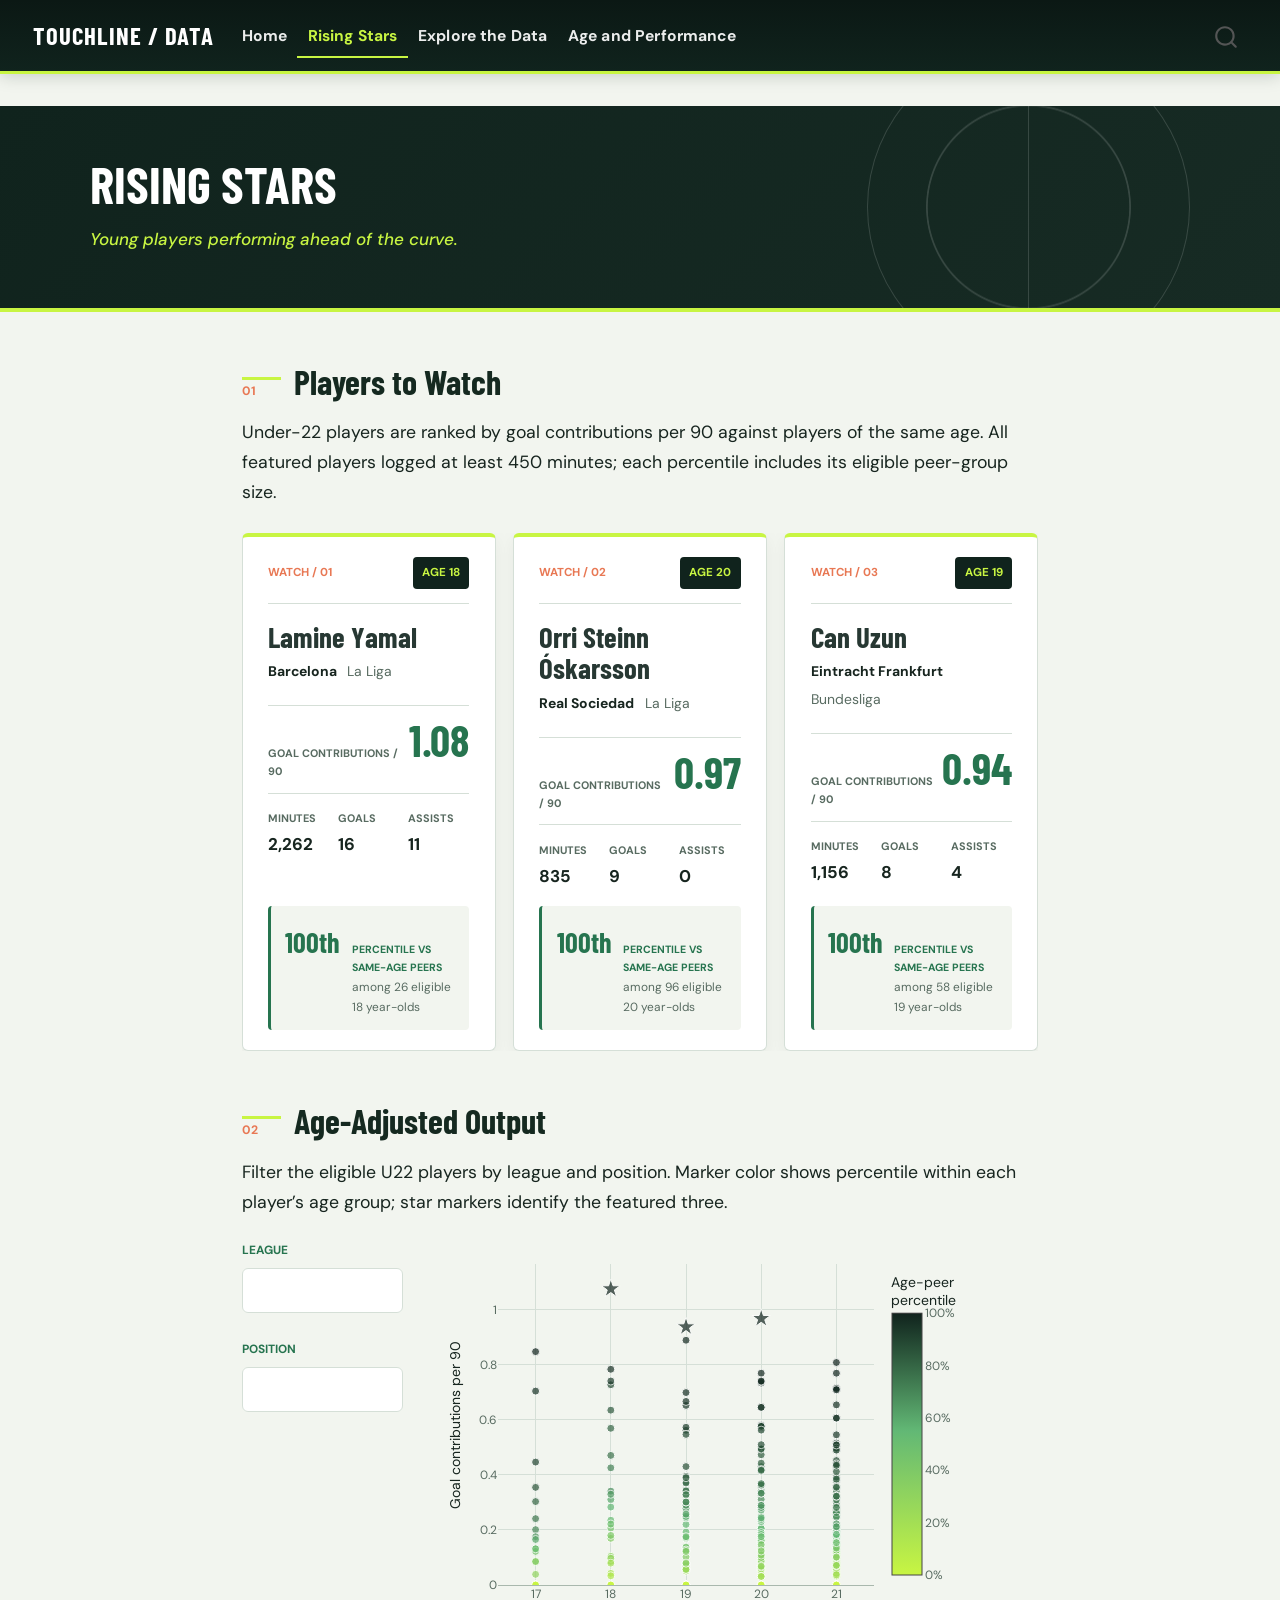
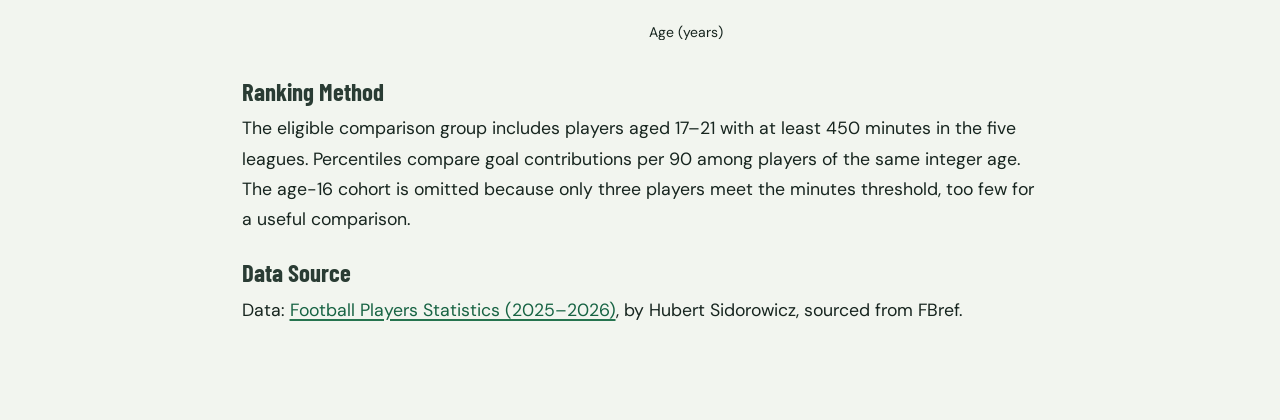
<file: rising-stars.html>
<!DOCTYPE html>
<html xmlns="http://www.w3.org/1999/xhtml" lang="en" xml:lang="en"><head>

<meta charset="utf-8">
<meta name="generator" content="quarto-1.10.18">

<meta name="viewport" content="width=device-width, initial-scale=1.0, user-scalable=yes">


<title>RISING STARS – TOUCHLINE / DATA</title>
<style>
/* Default styles provided by pandoc.
** See https://pandoc.org/MANUAL.html#variables-for-html for config info.
*/
span.smallcaps{font-variant: small-caps;}
div.columns{display: flex; gap: 1.5em;}
div.column{flex: auto;}
@media screen {
div.columns{gap: min(4vw, 1.5em);}
div.column{overflow-x: auto;}
}
div.hanging-indent{margin-left: 1.5em; text-indent: -1.5em;}
ul.task-list{list-style: none;}
ul.task-list li input[type="checkbox"] {
  width: 0.8em;
  margin: 0 0.8em 0.2em -1em; /* quarto-specific, see https://github.com/quarto-dev/quarto-cli/issues/4556 */ 
  vertical-align: middle;
}
</style>


<script src="site_libs/quarto-nav/quarto-nav.js"></script>
<script src="site_libs/quarto-nav/headroom.min.js"></script>
<script src="site_libs/clipboard/clipboard.min.js"></script>
<script src="site_libs/quarto-search/autocomplete.umd.js"></script>
<script src="site_libs/quarto-search/fuse.min.js"></script>
<script src="site_libs/quarto-search/quarto-search.js"></script>
<meta name="quarto:offset" content="./">
<script src="site_libs/quarto-html/quarto.js" type="module"></script>
<script src="site_libs/quarto-html/tabsets/tabsets.js" type="module"></script>
<script src="site_libs/quarto-html/popper.min.js"></script>
<script src="site_libs/quarto-html/tippy.umd.min.js"></script>
<script src="site_libs/quarto-html/anchor.min.js"></script>
<link href="site_libs/quarto-html/tippy.css" rel="stylesheet">
<link href="site_libs/quarto-html/quarto-syntax-highlighting-64a204ab8560d761af7679ceaba22944.css" rel="stylesheet" id="quarto-text-highlighting-styles">
<script src="site_libs/bootstrap/bootstrap.min.js"></script>
<link href="site_libs/bootstrap/bootstrap-icons.css" rel="stylesheet">
<link href="site_libs/bootstrap/bootstrap-3eaf8885052e939fbbbe2bfb513fc417.min.css" rel="stylesheet" append-hash="true" id="quarto-bootstrap" data-mode="light">
<script id="quarto-search-options" type="application/json">{
  "location": "navbar",
  "copy-button": false,
  "collapse-after": 3,
  "panel-placement": "end",
  "type": "overlay",
  "limit": 50,
  "keyboard-shortcut": [
    "f",
    "/",
    "s"
  ],
  "show-item-context": false,
  "language": {
    "search-no-results-text": "No results",
    "search-matching-documents-text": "matching documents",
    "search-copy-link-title": "Copy link to search",
    "search-hide-matches-text": "Hide additional matches",
    "search-more-match-text": "more match in this document",
    "search-more-matches-text": "more matches in this document",
    "search-clear-button-title": "Clear",
    "search-text-placeholder": "",
    "search-detached-cancel-button-title": "Cancel",
    "search-submit-button-title": "Submit",
    "search-label": "Search"
  }
}</script>
<script src="site_libs/jquery-3.5.1/jquery.min.js"></script>
<link href="site_libs/selectize-0.12.4/css/selectize.bootstrap3.css" rel="stylesheet">
<script src="site_libs/selectize-0.12.4/js/selectize.min.js"></script>
<link href="site_libs/crosstalk-1.2.2/css/crosstalk.min.css" rel="stylesheet">
<script src="site_libs/crosstalk-1.2.2/js/crosstalk.min.js"></script>
<link href="site_libs/htmltools-fill-0.5.9/fill.css" rel="stylesheet">
<script src="site_libs/htmlwidgets-1.6.4/htmlwidgets.js"></script>
<script src="site_libs/plotly-binding-4.12.1/plotly.js"></script>
<script src="site_libs/typedarray-0.1/typedarray.min.js"></script>
<link href="site_libs/plotly-htmlwidgets-css-2.25.2/plotly-htmlwidgets.css" rel="stylesheet">
<script src="site_libs/plotly-main-2.25.2/plotly-latest.min.js"></script>
<meta name="viewport" content="width=device-width, initial-scale=1">
<link href="site_libs/bootstrap-grid-3.4.1/bootstrap-grid.min.css" rel="stylesheet">


<link rel="stylesheet" href="styles.css">
</head>

<body class="nav-fixed fullcontent quarto-light">

<div id="quarto-search-results"></div>
  <header id="quarto-header" class="headroom fixed-top">
    <nav class="navbar navbar-expand-lg " data-bs-theme="dark">
      <div class="navbar-container container-fluid">
      <div class="navbar-brand-container mx-auto">
    <a class="navbar-brand" href="./index.html">
    <span class="navbar-title">TOUCHLINE / DATA</span>
    </a>
  </div>
            <div id="quarto-search" class="" title="Search"></div>
          <button class="navbar-toggler" type="button" data-bs-toggle="collapse" data-bs-target="#navbarCollapse" aria-controls="navbarCollapse" role="menu" aria-expanded="false" aria-label="Toggle navigation" onclick="if (window.quartoToggleHeadroom) { window.quartoToggleHeadroom(); }">
  <span class="navbar-toggler-icon"></span>
</button>
          <div class="collapse navbar-collapse" id="navbarCollapse">
            <ul class="navbar-nav navbar-nav-scroll me-auto">
  <li class="nav-item">
    <a class="nav-link" href="./index.html"> 
<span class="menu-text">Home</span></a>
  </li>  
  <li class="nav-item">
    <a class="nav-link active" href="./rising-stars.html" aria-current="page"> 
<span class="menu-text">Rising Stars</span></a>
  </li>  
  <li class="nav-item">
    <a class="nav-link" href="./explore.html"> 
<span class="menu-text">Explore the Data</span></a>
  </li>  
  <li class="nav-item">
    <a class="nav-link" href="./story.html"> 
<span class="menu-text">Age and Performance</span></a>
  </li>  
</ul>
          </div> <!-- /navcollapse -->
            <div class="quarto-navbar-tools">
</div>
      </div> <!-- /container-fluid -->
    </nav>
</header>
<!-- content -->
<div id="quarto-content" class="quarto-container page-columns page-rows-contents page-layout-article page-navbar">
<!-- sidebar -->
<!-- margin-sidebar -->
    
<!-- main -->
<main class="content" id="quarto-document-content">

<header id="title-block-header" class="quarto-title-block default">
<div class="quarto-title">
<h1 class="title">RISING STARS</h1>
<p class="subtitle lead">Young players performing ahead of the curve.</p>
</div>



<div class="quarto-title-meta">

    
  
    
  </div>
  


</header>


<div class="rising-stars-page">
<section id="players-to-watch" class="level2">
<h2 class="anchored" data-anchor-id="players-to-watch">Players to Watch</h2>
<p>Under-22 players are ranked by goal contributions per 90 against players of the same age. All featured players logged at least 450 minutes; each percentile includes its eligible peer-group size.</p>
<div class="cell">
<div class="cell-output-display">
<article class="watch-card">
<div class="watch-card__topline">
<span class="watch-card__rank">WATCH / 01</span>
<span class="watch-card__age">AGE 18</span>
</div>
<h3 class="watch-card__name anchored">Lamine Yamal</h3>
<div class="watch-card__clubs">
<span class="watch-card__club">Barcelona</span>
<span class="watch-card__league">La Liga</span>
</div>
<div class="watch-card__rate">
<span>GOAL CONTRIBUTIONS / 90</span>
<strong>1.08</strong>
</div>
<div class="watch-card__facts">
<div class="watch-card__fact">
<span>MINUTES</span>
<strong>2,262</strong>
</div>
<div class="watch-card__fact">
<span>GOALS</span>
<strong>16</strong>
</div>
<div class="watch-card__fact">
<span>ASSISTS</span>
<strong>11</strong>
</div>
</div>
<div class="watch-card__benchmark">
<strong>100th</strong>
<span>PERCENTILE VS SAME-AGE PEERS</span>
<small>among 26 eligible 18 year-olds</small>
</div>
</article>
<article class="watch-card">
<div class="watch-card__topline">
<span class="watch-card__rank">WATCH / 02</span>
<span class="watch-card__age">AGE 20</span>
</div>
<h3 class="watch-card__name anchored">Orri Steinn Óskarsson</h3>
<div class="watch-card__clubs">
<span class="watch-card__club">Real Sociedad</span>
<span class="watch-card__league">La Liga</span>
</div>
<div class="watch-card__rate">
<span>GOAL CONTRIBUTIONS / 90</span>
<strong>0.97</strong>
</div>
<div class="watch-card__facts">
<div class="watch-card__fact">
<span>MINUTES</span>
<strong>835</strong>
</div>
<div class="watch-card__fact">
<span>GOALS</span>
<strong>9</strong>
</div>
<div class="watch-card__fact">
<span>ASSISTS</span>
<strong>0</strong>
</div>
</div>
<div class="watch-card__benchmark">
<strong>100th</strong>
<span>PERCENTILE VS SAME-AGE PEERS</span>
<small>among 96 eligible 20 year-olds</small>
</div>
</article>
<article class="watch-card">
<div class="watch-card__topline">
<span class="watch-card__rank">WATCH / 03</span>
<span class="watch-card__age">AGE 19</span>
</div>
<h3 class="watch-card__name anchored">Can Uzun</h3>
<div class="watch-card__clubs">
<span class="watch-card__club">Eintracht Frankfurt</span>
<span class="watch-card__league">Bundesliga</span>
</div>
<div class="watch-card__rate">
<span>GOAL CONTRIBUTIONS / 90</span>
<strong>0.94</strong>
</div>
<div class="watch-card__facts">
<div class="watch-card__fact">
<span>MINUTES</span>
<strong>1,156</strong>
</div>
<div class="watch-card__fact">
<span>GOALS</span>
<strong>8</strong>
</div>
<div class="watch-card__fact">
<span>ASSISTS</span>
<strong>4</strong>
</div>
</div>
<div class="watch-card__benchmark">
<strong>100th</strong>
<span>PERCENTILE VS SAME-AGE PEERS</span>
<small>among 58 eligible 19 year-olds</small>
</div>
</article>
</div>
</div>
</section>
<section id="age-adjusted-output" class="level2">
<h2 class="anchored" data-anchor-id="age-adjusted-output">Age-Adjusted Output</h2>
<p>Filter the eligible U22 players by league and position. Marker color shows percentile within each player’s age group; star markers identify the featured three.</p>
<div class="cell">
<div class="cell-output-display no-overflow-x">
<div class="container-fluid crosstalk-bscols">
<div class="row">
<div class="col-xs-3">
<div id="rising_league_filter" class="form-group crosstalk-input-select crosstalk-input">
<label class="control-label" for="rising_league_filter">League</label>
<div>
<select multiple=""></select>
<script type="application/json" data-for="rising_league_filter">{
  "items": {
    "value": ["Bundesliga", "La Liga", "Ligue 1", "Premier League", "Serie A"],
    "label": ["Bundesliga", "La Liga", "Ligue 1", "Premier League", "Serie A"]
  },
  "map": {
    "Bundesliga": ["Ayoube Amaimouni Echghouyab Eintracht Frankfurt 20", "Ilyas Ansah Union Berlin 20", "Leon Avdullahu Hoffenheim 21", "Mio Backhaus Werder Bremen 21", "Noahkai Banks Augsburg 18", "Ezechiel Banzuzi RB Leipzig 20", "Hannes Behrens Heidenheim 20", "Jobe Bellingham Dortmund 19", "Jeanuël Belocian Wolfsburg 20", "Tom Bischof Bayern Munich 20", "Badredine Bouanani Stuttgart 20", "Livan Burcu Union Berlin 20", "El Chadaille Bitshiabu RB Leipzig 20", "Chema Stuttgart 20", "Fabio Chiarodia Gladbach 20", "Carney Chukwuemeka Dortmund 21", "Nnamdi Collins Eintracht Frankfurt 21", "Abdoul Coulibaly Werder Bremen 18", "Montrell Culbreath Leverkusen 17", "Adam Daghim Wolfsburg 19", "Rav van den Berg Köln 21", "Yan Diomandé RB Leipzig 18", "Damion Downs Hamburger SV 21", "Max Finkgräfe RB Leipzig 21", "Brajan Gruda RB Leipzig 21", "Conrad Harder RB Leipzig 20", "Oscar Højlund Eintracht Frankfurt 20", "Arijon Ibrahimović Heidenheim 19", "Finn Jeltsch Stuttgart 19", "Anton Kade Augsburg 21", "Lennart Karl Bayern Munich 17", "Aljoscha Kemlein Union Berlin 20", "Bilal El Khannouss Stuttgart 21", "Christian Kofane Leverkusen 19", "Mert Kömür Augsburg 20", "Konstantinos Koulierakis Wolfsburg 21", "Sael Kumbedi Wolfsburg 20", "Hugo Larsson Eintracht Frankfurt 21", "Said El Mala Köln 18", "Johan Manzambi Freiburg 19", "Jean Mattéo Bahoya Eintracht Frankfurt 20", "Ibrahim Maza Leverkusen 19", "Samuel Mbangula Werder Bremen 21", "William Mikelbrencis Hamburger SV 21", "Jovan Milošević Werder Bremen 20", "Antonio Nusa RB Leipzig 20", "Ifechukwu Ogbus Freiburg 19", "Assan Ouedraogo RB Leipzig 19", "Aleksandar Pavlovic Bayern Munich 21", "Dženan Pejčinović Wolfsburg 20", "Ernest Poku Leverkusen 21", "Kacper Potulski Mainz 05 17", "Leopold Querfeld Union Berlin 21", "Luca Reggiani Dortmund 17", "Rodrigo Ribeiro Augsburg 20", "Tom Rothe Union Berlin 20", "Jahmai Simpson-Pusey Köln 19", "Keke Topp Werder Bremen 21", "Bazoumana Touré Hoffenheim 19", "Lukas Ullrich Gladbach 21", "Jonas Urbig Bayern Munich 21", "Can Uzun Eintracht Frankfurt 19", "Luka Vušković Hamburger SV 18", "Nelson Weiper Mainz 05 20", "Aaron Zehnter Wolfsburg 20"],
    "La Liga": ["Jones El-Abdellaoui Celta Vigo 19", "Ilias Akhomach Rayo Vallecano 21", "Carlos Álvarez Levante 21", "Yaser Asprilla Girona 21", "Alejandro Balde Barcelona 21", "Roony Bardghji Barcelona 19", "Marc Bernal Barcelona 18", "Marc Casado Barcelona 21", "Paco Cortés Levante 17", "Pau Cubarsí Barcelona 18", "Davinchi Getafe 17", "Claudio Echeverri Girona 19", "Carlos Espí Levante 20", "Karl Etta Eyong Levante 21", "Thiago Fernández Oviedo 21", "Héctor Fort Elche 18", "Gonzalo García Real Madrid 21", "Gavi Barcelona 20", "Arda Güler Real Madrid 20", "Omar El Hilali Espanyol 21", "Dean Huijsen Real Madrid 20", "Mikel Jauregizar Athletic Club 21", "Mateo Joseph Mallorca 21", "Yoel Lago Celta Vigo 21", "Youssef Lekhedim Alavés 19", "Adrián Liso Getafe 20", "Fer López Celta Vigo 21", "Jon Martin Real Sociedad 19", "Mario Martín Getafe 21", "Franco Mastantuono Real Madrid 17", "Alan Matturro Levante 20", "Rodrigo Mendoza Elche 20", "Nobel Mendy Rayo Vallecano 20", "Alberto Moleiro Villarreal 21", "Matias Moreno Levante 21", "Pau Navarro Villarreal 20", "Ángel Ortíz Real Betis 21", "Thiago Pinar Real Madrid 17", "Vitor Reis Girona 19", "Joel Roca Girona 20", "Álvaro Rodríguez Elche 21", "Juanlu Sánchez Sevilla 21", "Buba Sangaré Elche 17", "Hugo Sotelo Celta Vigo 21", "Orri Steinn Óskarsson Real Sociedad 20", "Williot Swedberg Celta Vigo 21", "Kareem Tunde Levante 19", "Obed Vargas Atlético Madrid 19", "Jan Virgili Mallorca 19", "Lamine Yamal Barcelona 18"],
    "Ligue 1": ["Abdelhamid Ait Boudlal Rennes 19", "Mohamed Ali Cho Nice 21", "Samuel Amo-Ameyaw Strasbourg 19", "Dehmaine Assoumani Nantes 20", "Arthur Avom Lorient 20", "Samson Baidoo Lens 21", "Aladji Bamba Monaco 19", "Valentín Barco Strasbourg 21", "Lucas Beraldo Paris Saint-Germain 21", "Ayyoub Bouaddi Lille 17", "Kaïl Boudache Nice 19", "Andrija Bulatović Lens 18", "Lamine Camara Monaco 21", "Nidal Celik Lens 19", "Sidiki Cherif Angers 18", "Djaoui Cissé Rennes 21", "Diego Coppola Paris FC 21", "Mamadou Coulibaly Monaco 21", "Soumaïla Coulibaly Brest 21", "Kévin Danois Auxerre 21", "Pape Demba Diop Toulouse 21", "Désiré Doué Paris Saint-Germain 20", "Simon Ebonog Le Havre 20", "Jacques Ekomie Angers 21", "Emersonn Toulouse 21", "Julio Enciso Strasbourg 21", "Endrick Lyon 19", "Abdoulaye Faye Lorient 20", "Dro Fernández Paris Saint-Germain 17", "Matias Fernandez-Pardo Lille 20", "Malick Fofana Lyon 20", "Rayan Fofana Lens 19", "Ismaëlo Ganiou Lens 20", "Rafael Gonçalves Strasbourg 20", "Lucas Gourna-Douath Le Havre 21", "Bahereba Guirassy Nantes 18", "Santiago Hidalgo Toulouse 20", "Lucas Høgsberg Strasbourg 19", "Jérémy Jacquet Rennes 20", "Abdulai Juma Bah Nice 19", "Dermane Karim Lorient 21", "Luca Koleosho Paris FC 20", "Arsène Kouassi Lorient 20", "Seny Koumbassa Toulouse 18", "Félix Lemaréchal Strasbourg 21", "Louis Leroux Nantes 19", "Marius Louer Angers 18", "Lanroy Machine Angers 19", "Rudy Matondo Paris FC 17", "Rudy Matondo Auxerre 17", "Christian Mawissa Monaco 20", "Senny Mayulu Paris Saint-Germain 19", "Ethan Mbappé Lille 18", "Ibrahim Mbaye Paris Saint-Germain 17", "Pathé Mboup Brest 21", "Kader Meïté Rennes 17", "Antoine Mendy Nice 21", "Khalis Merah Lyon 18", "Dayann Methalie Toulouse 19", "Afonso Moreira Lyon 20", "Diego Moreira Strasbourg 20", "Samir El Mourabet Strasbourg 19", "Ngal'Ayel Mukau Lille 20", "Bilal Nadir Marseille 21", "Mahamadou Nagida Rennes 20", "Noah Nartey Lyon 19", "João Neves Paris Saint-Germain 20", "Ibrahim Osman Auxerre 20", "Abdoul Ouattara Strasbourg 19", "Kassoum Ouattara Monaco 20", "Mike Penders Strasbourg 20", "Kojo Peprah Oppong Nice 21", "Prosper Peter Angers 17", "Guillaume Restes Toulouse 20", "Robin Risser Lens 20", "Ibou Sané Metz 20", "Sadibou Sané Metz 21", "Nhoa Sangui Paris FC 19", "Mamadou Sarr Strasbourg 19", "Mario Sauer Toulouse 21", "Tylel Tati Nantes 17", "Alpha Touré Metz 19", "Arthur Vermeeren Marseille 20", "Alexis Vossah Toulouse 17", "Gessime Yassine Strasbourg 19", "Warren Zaïre-Emery Paris Saint-Germain 19"],
    "Premier League": ["Joshua Acheampong Chelsea 19", "Harrison Armstrong Everton 18", "Yasin Ayari Brighton 21", "Carlos Baleba Brighton 21", "Lucas Bergvall Tottenham Hotspur 19", "Lamare Bogarde Aston Villa 21", "Jaydee Canvot Crystal Palace 19", "Rayan Cherki Manchester City 21", "Jair Cunha Nottingham Forest 20", "Justin Devenny Crystal Palace 21", "Habib Diarra Sunderland 21", "El Hadji Malick Diouf West Ham United 20", "Patrick Dorgu Manchester Utd 20", "Mateus Fernandes West Ham United 21", "Alejandro Garnacho Chelsea 21", "Jamie Gittens Chelsea 20", "Wilfried Gnonto Leeds United 21", "Archie Gray Tottenham Hotspur 19", "Brajan Gruda Brighton 21", "Lewis Hall Newcastle United 20", "Jorrel Hato Chelsea 19", "Ayden Heaven Manchester Utd 18", "Jack Hinshelwood Brighton 20", "Omari Hutchinson Nottingham Forest 21", "Álex Jiménez Bournemouth 20", "Eli Junior Kroupi Bournemouth 19", "Michael Kayode Brentford 21", "Milos Kerkez Liverpool 21", "Abdukodir Khusanov Manchester City 21", "Joshua King Fulham 18", "Myles Lewis-Skelly Arsenal 18", "Soungoutou Magassa West Ham United 21", "Kobbie Mainoo Manchester Utd 20", "Mateus Mane Wolves 17", "Eliezer Mayenda Sunderland 20", "Lewis Miley Newcastle United 19", "Yankuba Minteh Brighton 21", "Cristhian Mosquera Arsenal 21", "Wilson Odobert Tottenham Hotspur 20", "William Osula Newcastle United 21", "Nico O’Reilly Manchester City 20", "Pablo West Ham United 21", "Freddie Potts West Ham United 21", "Rayan Bournemouth 18", "Chris Rigg Sunderland 18", "Noah Sadiki Sunderland 20", "Andrey Santos Chelsea 21", "Sávio Manchester City 21", "Oliver Scarles West Ham United 19", "Alex Scott Bournemouth 21", "Chemsdine Talbi Sunderland 20", "Loum Tchaouna Burnley 21", "Mathys Tel Tottenham Hotspur 20", "Lesley Ugochukwu Burnley 21", "Adam Wharton Crystal Palace 21", "Estêvão Willian Chelsea 18", "Yehor Yarmoliuk Brentford 21", "Leny Yoro Manchester Utd 19"],
    "Serie A": ["Jayden Addai Como 19", "Honest Ahanor Atalanta 17", "Ebenezer Akinsanmiro Pisa 20", "Amorim Genoa 20", "Samuele Angori Pisa 21", "Zachary Athekame Milan 20", "Davide Bartesaghi Milan 19", "Reda Belahyane Lazio 21", "Medon Berisha Lecce 21", "Lorenzo Bernasconi Atalanta 21", "Warren Bondo Cremonese 21", "Ange-Yoan Bonny Inter 21", "Rosen Bozhinov Pisa 20", "Sascha Britschgi Parma 18", "Francesco Camarda Lecce 17", "Santiago Castro Bologna 20", "Alessandro Circati Parma 21", "Pietro Comuzzo Fiorentina 20", "Francesco Coppola Pisa 20", "Assane Diao Como 19", "Benjamín Domínguez Bologna 21", "Jeff Ekhator Genoa 18", "Francesco Esposito Inter 20", "Evan Ferguson Roma 20", "Niccolò Fortini Fiorentina 19", "Tiago Gabriel Lecce 20", "Gvidas Gineitis Torino 21", "Giovane Hellas Verona 21", "Eivind Helland Bologna 20", "Riyad Idrissi Cagliari 20", "Emirhan İlkhan Torino 21", "Semih Kılıçsoy Cagliari 19", "Luca Lipani Sassuolo 20", "Mathias Løvik Parma 21", "Luca Marianucci Torino 21", "Henrik Meister Pisa 21", "Lennon Miller Udinese 18", "Fabio Miretti Juventus 21", "Edoardo Motta Lazio 20", "Cher Ndour Fiorentina 21", "Oumar Ngom Lecce 21", "Brooke Norton-Cuffy Genoa 21", "Rafel Obrador Torino 21", "Christian Ordoñez Parma 21", "Sebastian Otoa Genoa 21", "Marco Palestra Cagliari 20", "Nicolás Paz Como 20", "Niccolò Pisilli Roma 20", "Matteo Prati Torino 21", "Matteo Prati Cagliari 21", "Jacobo Ramón Como 20", "Jesus Rodríguez Como 19", "Juan Rodríguez Cagliari 20", "Giorgio Scalvini Atalanta 21", "Petar Sucic Inter 21", "Álex Valle Como 21", "Cristian Volpato Sassuolo 21", "İsak Vural Pisa 19", "Wesley Roma 21", "Kenan Yıldız Juventus 20", "Jan Ziółkowski Roma 20"]
  },
  "group": ["rising-stars"]
}</script>
</div>
</div>
<div id="rising_position_filter" class="form-group crosstalk-input-select crosstalk-input">
<label class="control-label" for="rising_position_filter">Position</label>
<div>
<select multiple=""></select>
<script type="application/json" data-for="rising_position_filter">{
  "items": {
    "value": ["Defenders", "Forwards", "Goalkeepers", "Midfielders"],
    "label": ["Defenders", "Forwards", "Goalkeepers", "Midfielders"]
  },
  "map": {
    "Defenders": ["Joshua Acheampong Chelsea 19", "Honest Ahanor Atalanta 17", "Abdelhamid Ait Boudlal Rennes 19", "Samson Baidoo Lens 21", "Alejandro Balde Barcelona 21", "Noahkai Banks Augsburg 18", "Hannes Behrens Heidenheim 20", "Jeanuël Belocian Wolfsburg 20", "Lucas Beraldo Paris Saint-Germain 21", "Tom Bischof Bayern Munich 20", "Rosen Bozhinov Pisa 20", "Jaydee Canvot Crystal Palace 19", "Nidal Celik Lens 19", "El Chadaille Bitshiabu RB Leipzig 20", "Fabio Chiarodia Gladbach 20", "Alessandro Circati Parma 21", "Nnamdi Collins Eintracht Frankfurt 21", "Pietro Comuzzo Fiorentina 20", "Diego Coppola Paris FC 21", "Francesco Coppola Pisa 20", "Abdoul Coulibaly Werder Bremen 18", "Soumaïla Coulibaly Brest 21", "Pau Cubarsí Barcelona 18", "Jair Cunha Nottingham Forest 20", "Davinchi Getafe 17", "Rav van den Berg Köln 21", "El Hadji Malick Diouf West Ham United 20", "Jacques Ekomie Angers 21", "Abdoulaye Faye Lorient 20", "Max Finkgräfe RB Leipzig 21", "Héctor Fort Elche 18", "Tiago Gabriel Lecce 20", "Ismaëlo Ganiou Lens 20", "Lewis Hall Newcastle United 20", "Jorrel Hato Chelsea 19", "Ayden Heaven Manchester Utd 18", "Eivind Helland Bologna 20", "Omar El Hilali Espanyol 21", "Dean Huijsen Real Madrid 20", "Lucas Høgsberg Strasbourg 19", "Jérémy Jacquet Rennes 20", "Finn Jeltsch Stuttgart 19", "Álex Jiménez Bournemouth 20", "Abdulai Juma Bah Nice 19", "Michael Kayode Brentford 21", "Milos Kerkez Liverpool 21", "Abdukodir Khusanov Manchester City 21", "Konstantinos Koulierakis Wolfsburg 21", "Seny Koumbassa Toulouse 18", "Sael Kumbedi Wolfsburg 20", "Yoel Lago Celta Vigo 21", "Youssef Lekhedim Alavés 19", "Marius Louer Angers 18", "Luca Marianucci Torino 21", "Jon Martin Real Sociedad 19", "Alan Matturro Levante 20", "Christian Mawissa Monaco 20", "Antoine Mendy Nice 21", "Nobel Mendy Rayo Vallecano 20", "Matias Moreno Levante 21", "Cristhian Mosquera Arsenal 21", "Mahamadou Nagida Rennes 20", "Pau Navarro Villarreal 20", "Ifechukwu Ogbus Freiburg 19", "Ángel Ortíz Real Betis 21", "Sebastian Otoa Genoa 21", "Nico O’Reilly Manchester City 20", "Kojo Peprah Oppong Nice 21", "Kacper Potulski Mainz 05 17", "Leopold Querfeld Union Berlin 21", "Jacobo Ramón Como 20", "Luca Reggiani Dortmund 17", "Vitor Reis Girona 19", "Juan Rodríguez Cagliari 20", "Sadibou Sané Metz 21", "Buba Sangaré Elche 17", "Nhoa Sangui Paris FC 19", "Mamadou Sarr Strasbourg 19", "Giorgio Scalvini Atalanta 21", "Oliver Scarles West Ham United 19", "Jahmai Simpson-Pusey Köln 19", "Tylel Tati Nantes 17", "Lukas Ullrich Gladbach 21", "Álex Valle Como 21", "Luka Vušković Hamburger SV 18", "Leny Yoro Manchester Utd 19", "Warren Zaïre-Emery Paris Saint-Germain 19", "Aaron Zehnter Wolfsburg 20", "Jan Ziółkowski Roma 20"],
    "Forwards": ["Mohamed Ali Cho Nice 21", "Yaser Asprilla Girona 21", "Ange-Yoan Bonny Inter 21", "Francesco Camarda Lecce 17", "Santiago Castro Bologna 20", "Sidiki Cherif Angers 18", "Yan Diomandé RB Leipzig 18", "Désiré Doué Paris Saint-Germain 20", "Damion Downs Hamburger SV 21", "Claudio Echeverri Girona 19", "Jeff Ekhator Genoa 18", "Emersonn Toulouse 21", "Endrick Lyon 19", "Carlos Espí Levante 20", "Francesco Esposito Inter 20", "Karl Etta Eyong Levante 21", "Evan Ferguson Roma 20", "Matias Fernandez-Pardo Lille 20", "Rayan Fofana Lens 19", "Gonzalo García Real Madrid 21", "Giovane Hellas Verona 21", "Wilfried Gnonto Leeds United 21", "Bahereba Guirassy Nantes 18", "Conrad Harder RB Leipzig 20", "Semih Kılıçsoy Cagliari 19", "Christian Kofane Leverkusen 19", "Adrián Liso Getafe 20", "Lanroy Machine Angers 19", "Said El Mala Köln 18", "Eliezer Mayenda Sunderland 20", "Ibrahim Mbaye Paris Saint-Germain 17", "Henrik Meister Pisa 21", "Kader Meïté Rennes 17", "Jovan Milošević Werder Bremen 20", "Antonio Nusa RB Leipzig 20", "William Osula Newcastle United 21", "Dženan Pejčinović Wolfsburg 20", "Prosper Peter Angers 17", "Rodrigo Ribeiro Augsburg 20", "Álvaro Rodríguez Elche 21", "Ibou Sané Metz 20", "Orri Steinn Óskarsson Real Sociedad 20", "Williot Swedberg Celta Vigo 21", "Keke Topp Werder Bremen 21", "Cristian Volpato Sassuolo 21", "Nelson Weiper Mainz 05 20"],
    "Goalkeepers": ["Mio Backhaus Werder Bremen 21", "Edoardo Motta Lazio 20", "Mike Penders Strasbourg 20", "Guillaume Restes Toulouse 20", "Robin Risser Lens 20", "Jonas Urbig Bayern Munich 21"],
    "Midfielders": ["Jones El-Abdellaoui Celta Vigo 19", "Jayden Addai Como 19", "Ilias Akhomach Rayo Vallecano 21", "Ebenezer Akinsanmiro Pisa 20", "Carlos Álvarez Levante 21", "Ayoube Amaimouni Echghouyab Eintracht Frankfurt 20", "Samuel Amo-Ameyaw Strasbourg 19", "Amorim Genoa 20", "Samuele Angori Pisa 21", "Ilyas Ansah Union Berlin 20", "Harrison Armstrong Everton 18", "Dehmaine Assoumani Nantes 20", "Zachary Athekame Milan 20", "Leon Avdullahu Hoffenheim 21", "Arthur Avom Lorient 20", "Yasin Ayari Brighton 21", "Carlos Baleba Brighton 21", "Aladji Bamba Monaco 19", "Ezechiel Banzuzi RB Leipzig 20", "Valentín Barco Strasbourg 21", "Roony Bardghji Barcelona 19", "Davide Bartesaghi Milan 19", "Reda Belahyane Lazio 21", "Jobe Bellingham Dortmund 19", "Lucas Bergvall Tottenham Hotspur 19", "Medon Berisha Lecce 21", "Marc Bernal Barcelona 18", "Lorenzo Bernasconi Atalanta 21", "Lamare Bogarde Aston Villa 21", "Warren Bondo Cremonese 21", "Ayyoub Bouaddi Lille 17", "Badredine Bouanani Stuttgart 20", "Kaïl Boudache Nice 19", "Sascha Britschgi Parma 18", "Andrija Bulatović Lens 18", "Livan Burcu Union Berlin 20", "Lamine Camara Monaco 21", "Marc Casado Barcelona 21", "Chema Stuttgart 20", "Rayan Cherki Manchester City 21", "Carney Chukwuemeka Dortmund 21", "Djaoui Cissé Rennes 21", "Paco Cortés Levante 17", "Mamadou Coulibaly Monaco 21", "Montrell Culbreath Leverkusen 17", "Adam Daghim Wolfsburg 19", "Kévin Danois Auxerre 21", "Pape Demba Diop Toulouse 21", "Justin Devenny Crystal Palace 21", "Assane Diao Como 19", "Habib Diarra Sunderland 21", "Benjamín Domínguez Bologna 21", "Patrick Dorgu Manchester Utd 20", "Simon Ebonog Le Havre 20", "Julio Enciso Strasbourg 21", "Mateus Fernandes West Ham United 21", "Dro Fernández Paris Saint-Germain 17", "Thiago Fernández Oviedo 21", "Malick Fofana Lyon 20", "Niccolò Fortini Fiorentina 19", "Alejandro Garnacho Chelsea 21", "Gavi Barcelona 20", "Gvidas Gineitis Torino 21", "Jamie Gittens Chelsea 20", "Rafael Gonçalves Strasbourg 20", "Lucas Gourna-Douath Le Havre 21", "Archie Gray Tottenham Hotspur 19", "Brajan Gruda RB Leipzig 21", "Brajan Gruda Brighton 21", "Arda Güler Real Madrid 20", "Santiago Hidalgo Toulouse 20", "Jack Hinshelwood Brighton 20", "Omari Hutchinson Nottingham Forest 21", "Oscar Højlund Eintracht Frankfurt 20", "Arijon Ibrahimović Heidenheim 19", "Riyad Idrissi Cagliari 20", "Emirhan İlkhan Torino 21", "Mikel Jauregizar Athletic Club 21", "Mateo Joseph Mallorca 21", "Eli Junior Kroupi Bournemouth 19", "Anton Kade Augsburg 21", "Dermane Karim Lorient 21", "Lennart Karl Bayern Munich 17", "Aljoscha Kemlein Union Berlin 20", "Bilal El Khannouss Stuttgart 21", "Joshua King Fulham 18", "Luca Koleosho Paris FC 20", "Mert Kömür Augsburg 20", "Arsène Kouassi Lorient 20", "Hugo Larsson Eintracht Frankfurt 21", "Félix Lemaréchal Strasbourg 21", "Louis Leroux Nantes 19", "Myles Lewis-Skelly Arsenal 18", "Luca Lipani Sassuolo 20", "Fer López Celta Vigo 21", "Mathias Løvik Parma 21", "Soungoutou Magassa West Ham United 21", "Kobbie Mainoo Manchester Utd 20", "Mateus Mane Wolves 17", "Johan Manzambi Freiburg 19", "Mario Martín Getafe 21", "Franco Mastantuono Real Madrid 17", "Rudy Matondo Paris FC 17", "Rudy Matondo Auxerre 17", "Jean Mattéo Bahoya Eintracht Frankfurt 20", "Senny Mayulu Paris Saint-Germain 19", "Ibrahim Maza Leverkusen 19", "Samuel Mbangula Werder Bremen 21", "Ethan Mbappé Lille 18", "Pathé Mboup Brest 21", "Rodrigo Mendoza Elche 20", "Khalis Merah Lyon 18", "Dayann Methalie Toulouse 19", "William Mikelbrencis Hamburger SV 21", "Lewis Miley Newcastle United 19", "Lennon Miller Udinese 18", "Yankuba Minteh Brighton 21", "Fabio Miretti Juventus 21", "Alberto Moleiro Villarreal 21", "Afonso Moreira Lyon 20", "Diego Moreira Strasbourg 20", "Samir El Mourabet Strasbourg 19", "Ngal'Ayel Mukau Lille 20", "Bilal Nadir Marseille 21", "Noah Nartey Lyon 19", "Cher Ndour Fiorentina 21", "João Neves Paris Saint-Germain 20", "Oumar Ngom Lecce 21", "Brooke Norton-Cuffy Genoa 21", "Rafel Obrador Torino 21", "Wilson Odobert Tottenham Hotspur 20", "Christian Ordoñez Parma 21", "Ibrahim Osman Auxerre 20", "Abdoul Ouattara Strasbourg 19", "Kassoum Ouattara Monaco 20", "Assan Ouedraogo RB Leipzig 19", "Pablo West Ham United 21", "Marco Palestra Cagliari 20", "Aleksandar Pavlovic Bayern Munich 21", "Nicolás Paz Como 20", "Thiago Pinar Real Madrid 17", "Niccolò Pisilli Roma 20", "Ernest Poku Leverkusen 21", "Freddie Potts West Ham United 21", "Matteo Prati Torino 21", "Matteo Prati Cagliari 21", "Rayan Bournemouth 18", "Chris Rigg Sunderland 18", "Joel Roca Girona 20", "Jesus Rodríguez Como 19", "Tom Rothe Union Berlin 20", "Noah Sadiki Sunderland 20", "Juanlu Sánchez Sevilla 21", "Andrey Santos Chelsea 21", "Mario Sauer Toulouse 21", "Sávio Manchester City 21", "Alex Scott Bournemouth 21", "Hugo Sotelo Celta Vigo 21", "Petar Sucic Inter 21", "Chemsdine Talbi Sunderland 20", "Loum Tchaouna Burnley 21", "Mathys Tel Tottenham Hotspur 20", "Alpha Touré Metz 19", "Bazoumana Touré Hoffenheim 19", "Kareem Tunde Levante 19", "Lesley Ugochukwu Burnley 21", "Can Uzun Eintracht Frankfurt 19", "Obed Vargas Atlético Madrid 19", "Arthur Vermeeren Marseille 20", "Jan Virgili Mallorca 19", "Alexis Vossah Toulouse 17", "İsak Vural Pisa 19", "Wesley Roma 21", "Adam Wharton Crystal Palace 21", "Estêvão Willian Chelsea 18", "Lamine Yamal Barcelona 18", "Yehor Yarmoliuk Brentford 21", "Gessime Yassine Strasbourg 19", "Kenan Yıldız Juventus 20"]
  },
  "group": ["rising-stars"]
}</script>
</div>
</div>
</div>
<div class="col-xs-9">
<div class="plotly html-widget html-fill-item" id="htmlwidget-9d7cf173449a602c1582" style="width:100%;height:400px;"></div>
<script type="application/json" data-for="htmlwidget-9d7cf173449a602c1582">{"x":{"visdat":{"74fb70acaa2":["function () ","plotlyVisDat"]},"cur_data":"74fb70acaa2","attrs":{"74fb70acaa2":{"x":{},"y":{},"mode":"markers","marker":{"size":{},"symbol":{},"color":{},"colorscale":[["0","#c8f542"],["0.55","#62b875"],["1","#10231d"]],"cmin":0,"cmax":1,"line":{"color":"#ffffff","width":1},"colorbar":{"title":"Age-peer<br>percentile","tickformat":".0%","tickfont":{"color":"#586b61"}}},"text":{},"hoverinfo":"text","alpha_stroke":1,"sizes":[10,100],"spans":[1,20],"type":"scatter"}},"layout":{"margin":{"b":55,"l":65,"t":24,"r":20},"xaxis":{"domain":[0,1],"automargin":true,"title":"Age (years)","dtick":1,"range":[16.5,21.5],"gridcolor":"#d5dfd7","zerolinecolor":"#a9b8ad","tickfont":{"color":"#586b61"}},"yaxis":{"domain":[0,1],"automargin":true,"title":"Goal contributions per 90","rangemode":"tozero","gridcolor":"#d5dfd7","zerolinecolor":"#a9b8ad","tickfont":{"color":"#586b61"}},"hovermode":"closest","showlegend":false,"plot_bgcolor":"#f2f5ef","paper_bgcolor":"#f2f5ef","font":{"family":"DM Sans, sans-serif","color":"#17251f","size":12},"hoverlabel":{"bgcolor":"#10231d","bordercolor":"#c8f542","font":{"color":"#ffffff","family":"DM Sans, sans-serif"}},"dragmode":"zoom"},"source":"A","config":{"modeBarButtonsToAdd":["hoverclosest","hovercompare"],"showSendToCloud":false},"data":[{"x":[19,19,19,17,19,21,20,21,21,20,19,20,21,20,18,21,20,20,21,20,21,21,21,21,21,19,18,20,21,19,19,20,21,19,20,21,19,21,18,21,20,21,21,21,17,20,19,20,18,18,20,21,17,19,21,20,19,20,20,18,21,20,21,21,21,21,20,21,20,17,18,21,21,18,17,20,19,21,17,21,21,21,19,21,18,20,21,20,20,21,20,19,18,21,21,21,19,20,20,21,20,20,21,17,21,20,21,20,19,18,19,20,20,21,21,20,21,21,20,21,20,21,19,21,21,18,20,20,20,19,18,20,20,21,20,20,21,19,20,19,20,21,20,21,19,20,21,19,19,21,21,17,21,20,21,21,21,19,18,19,20,20,20,21,18,20,21,21,19,21,19,18,20,20,21,18,21,19,21,20,18,17,19,21,19,21,17,17,17,20,20,20,20,19,19,21,18,17,21,21,17,20,21,20,18,19,21,19,18,20,21,21,21,20,20,21,21,20,19,20,21,20,19,20,21,20,21,21,20,21,20,19,21,21,20,21,21,19,20,19,20,21,20,21,20,20,20,21,17,17,20,21,21,17,21,21,21,20,18,17,19,20,20,18,20,20,21,19,20,20,20,21,20,21,17,19,21,19,21,21,21,19,21,19,21,20,21,21,20,17,21,20,21,19,19,19,21,21,21,19,21,19,20,19,21,17,19,18,20,21,21,18,18,21,19,20,19,19,20,20],"y":[0.26315789473684209,0.13513513513513511,0.39473684210526316,0,0.19230769230769232,0.12658227848101264,0.0625,0.3783783783783784,0.19047619047619047,0.76923076923076927,0.34482758620689657,0,0.069204152249134954,0.2857142857142857,0,0,0.070422535211267609,0.43010752688172038,0.031746031746031744,0.1276595744680851,0.28037383177570097,0,0.14778325123152708,0.096153846153846145,0,0.21978021978021978,0.10416666666666667,0.15151515151515152,0.24896265560165973,0.27777777777777779,0.073800738007380073,0.20547945205479454,0.29411764705882354,0.050505050505050504,0.071942446043165464,0.17241379310344829,0.37383177570093462,0.51546391752577325,0.34090909090909088,0.17142857142857143,0.41379310344827586,0,0,0.70866141732283472,0.03875968992248062,0,0.16949152542372881,0,0.085836909871244635,0.47058823529411764,0.27777777777777779,0.34146341463414637,0.13157894736842105,0,0.090909090909090912,0.34351145038167941,0,0,0.20547945205479454,0.31007751937984496,0.80808080808080807,0,0.19607843137254904,0.033783783783783779,0,0.17964071856287425,0.053191489361702128,0.15384615384615385,0,0,0.042372881355932202,0.39215686274509803,0,0.033333333333333333,0.12195121951219513,0,0.32894736842105265,0.12738853503184713,0,0.21276595744680851,0.079365079365079361,0.11363636363636363,0.25210084033613445,0.25641025641025644,0.72727272727272729,0.16611295681063123,0.49180327868852464,0.49689440993788814,0.73333333333333328,0,0.05128205128205128,0.28985507246376813,0.28301886792452829,0,0.4519774011299435,0.43062200956937802,0.88888888888888884,0.73825503355704691,0.5714285714285714,0.50955414012738853,0,0.58139534883720934,0.20895522388059701,0.13157894736842105,0.43956043956043955,0.49429657794676807,0.35714285714285715,0.36144578313253006,0.56179775280898869,0.7407407407407407,0,0.055865921787709501,0.13392857142857142,0.65420560747663559,0.3546099290780142,0.15625,0.05128205128205128,0.41176470588235292,0.36363636363636365,0.16666666666666666,0.15384615384615385,0,0.24390243902439027,0.7142857142857143,0.25,0.32967032967032966,0.5803571428571429,0.082644628099173556,0.57692307692307687,0,0.097087378640776698,0,0.64516129032258063,0.063694267515923567,0.36269430051813473,0.17699115044247787,0.31914893617021273,0,0.16528925619834711,0.24896265560165973,0.22988505747126439,0.27027027027027029,0,0.063492063492063489,0.059523809523809521,0.038910505836575876,0.26455026455026459,0,0.69892473118279563,0.30927835051546393,0.19736842105263158,0.70422535211267612,0.055248618784530384,0.091743119266055037,0.1195219123505976,0.49723756906077343,0,0.37037037037037035,0.20689655172413793,0.65217391304347827,0.64516129032258063,0.36809815950920244,0.27681660899653981,0.18115942028985507,0.16949152542372881,0.25,0,0.19900497512437809,0.067567567567567557,0.32258064516129031,0.125,0,0.086956521739130432,0.15873015873015875,0.15384615384615385,0,0,0.17241379310344829,0.091743119266055037,0.16216216216216217,0.78341013824884798,0.20100502512562815,0.38961038961038957,0,0.080000000000000002,0.1271186440677966,0.086956521739130432,0.24096385542168672,0,0.47297297297297297,0.19047619047619047,0,0.23809523809523808,0.43010752688172038,0.34146341463414637,0.38461538461538464,0.63492063492063489,0.44642857142857145,0.085470085470085472,0.11904761904761904,0.84745762711864403,0.11363636363636363,0.042918454935622317,0.10000000000000001,0.079365079365079361,0.13761467889908258,0.26315789473684209,0.3012048192771084,0.1801801801801802,0.7407407407407407,0.26315789473684209,0.43478260869565216,0.54545454545454541,0.57591623036649209,0.44247787610619466,0,0,0,0.1271186440677966,0.058823529411764705,0.60606060606060608,0,0.32786885245901642,0,0.14423076923076922,0.41958041958041958,0,0.12195121951219512,0.31111111111111112,0.32258064516129031,0.18348623853211007,0,0.082644628099173556,0,0.28985507246376813,0.76923076923076927,0,0.1020408163265306,0.28037383177570097,0.66666666666666663,0.27210884353741499,0.10989010989010989,0.14619883040935672,0.24691358024691359,0.5625,0.49382716049382719,0,0.03717472118959108,0.3546099290780142,0.30303030303030304,0.41666666666666663,0.60606060606060608,0.076923076923076927,0.084745762711864403,0.14705882352941177,0.070921985815602842,0.099667774086378738,0.065573770491803282,0.56910569105691056,0.17543859649122806,0.05730659025787966,0,0.28169014084507044,0.23529411764705882,0.030303030303030304,0.24390243902439027,0.48979591836734693,0.57291666666666674,0.068493150684931503,0.17543859649122806,0.031152647975077882,0.13574660633484162,0.33333333333333331,0.13888888888888887,0,0,0.071428571428571425,0,0.1388888888888889,0.21505376344086019,0.19900497512437809,0,0.12618296529968454,0,0.13422818791946309,0.96774193548387089,0.2040816326530612,0.70921985815602839,0.28901734104046239,0,0.21276595744680851,0.33333333333333331,0.28169014084507044,0.056179775280898875,0.546875,0.079365079365079361,0.15384615384615385,0,0,0.9375,0.22222222222222221,0.12195121951219513,0.10869565217391305,0.30150753768844224,0.50847457627118642,0.16528925619834711,0,0.22140221402214022,0,0.18382352941176472,0.21126760563380284,0.42553191489361702,1.0756972111553784,0.10169491525423729,0.17543859649122806,0.50955414012738853,0,0.25735294117647062,0.1234567901234568,0],"mode":"markers","marker":{"color":[0.63157894736842102,0.43859649122807015,0.84210526315789469,0,0.52631578947368418,0.39830508474576271,0.26315789473684209,0.81355932203389836,0.55932203389830504,0.98947368421052628,0.77192982456140347,0,0.24576271186440679,0.65263157894736845,0,0,0.29473684210526313,0.80000000000000004,0.17796610169491525,0.38947368421052631,0.72881355932203384,0,0.47457627118644069,0.32203389830508472,0,0.54385964912280704,0.32000000000000001,0.42105263157894735,0.66949152542372881,0.64912280701754388,0.31578947368421051,0.5368421052631579,0.74576271186440679,0.22807017543859648,0.30526315789473685,0.52542372881355937,0.80701754385964908,0.92372881355932202,0.68000000000000005,0.51694915254237284,0.76842105263157889,0,0,0.96610169491525422,0.29999999999999999,0,0.47368421052631576,0,0.23999999999999999,0.76000000000000001,0.62105263157894741,0.78813559322033899,0.5,0,0.30508474576271188,0.71578947368421053,0,0,0.5368421052631579,0.59999999999999998,1,0,0.56779661016949157,0.1864406779661017,0,0.53389830508474578,0.23157894736842105,0.48305084745762711,0,0,0.16,0.83050847457627119,0,0.12,0.45000000000000001,0,0.73684210526315785,0.4152542372881356,0,0.6271186440677966,0.27966101694915252,0.3559322033898305,0.59649122807017541,0.68644067796610164,0.88,0.48421052631578948,0.88983050847457623,0.85263157894736841,0.95789473684210524,0,0.22105263157894736,0.66666666666666663,0.56000000000000005,0,0.8728813559322034,0.84745762711864403,0.98245614035087714,0.96842105263157896,0.88421052631578945,0.9152542372881356,0,0.9263157894736842,0.61016949152542377,0.5,0.86440677966101698,0.84210526315789469,0.80508474576271183,0.72631578947368425,0.89473684210526316,0.92000000000000004,0,0.24210526315789474,0.40000000000000002,0.9576271186440678,0.79661016949152541,0.44210526315789472,0.21186440677966101,0.83898305084745761,0.74736842105263157,0.50847457627118642,0.43157894736842106,0,0.56140350877192979,0.98305084745762716,0.67796610169491522,0.64000000000000001,0.91578947368421049,0.31578947368421051,0.90526315789473688,0,0.28000000000000003,0,0.93684210526315792,0.23728813559322035,0.73684210526315785,0.50526315789473686,0.76271186440677963,0,0.47368421052631576,0.57894736842105265,0.55789473684210522,0.72033898305084743,0,0.2288135593220339,0.2807017543859649,0.21052631578947367,0.71186440677966101,0,0.96491228070175439,0.75423728813559321,0.57627118644067798,0.94999999999999996,0.22033898305084745,0.33684210526315789,0.3728813559322034,0.89830508474576276,0,0.78947368421052633,0.44,0.92982456140350878,0.93684210526315792,0.75789473684210529,0.61052631578947369,0.5423728813559322,0.35999999999999999,0.58947368421052626,0,0.5847457627118644,0.2982456140350877,0.77118644067796616,0.40350877192982454,0,0.32631578947368423,0.45263157894736844,0.48305084745762711,0,0,0.49122807017543857,0.3135593220338983,0.4631578947368421,0.95999999999999996,0.69999999999999996,0.82456140350877194,0,0.35087719298245612,0.40677966101694918,0.40000000000000002,0.75,0,0.82105263157894737,0.52631578947368418,0,0.56842105263157894,0.85964912280701755,0.75438596491228072,0.82203389830508478,0.83999999999999997,0.90000000000000002,0.29661016949152541,0.36440677966101692,1,0.36842105263157893,0.20338983050847459,0.3473684210526316,0.20000000000000001,0.45614035087719296,0.69491525423728817,0.68421052631578949,0.40000000000000002,0.97894736842105268,0.69491525423728817,0.85593220338983056,0.93220338983050843,0.89473684210526316,0.81052631578947365,0,0,0,0.42105263157894735,0.25263157894736843,0.94067796610169496,0,0.7192982456140351,0,0.4576271186440678,0.78947368421052633,0,0.38135593220338981,0.68421052631578949,0.77118644067796616,0.51578947368421058,0,0.28813559322033899,0,0.67368421052631577,0.99152542372881358,0,0.36842105263157893,0.63157894736842102,0.94736842105263153,0.59999999999999998,0.34745762711864409,0.41052631578947368,0.66101694915254239,0.87368421052631584,0.83157894736842108,0,0.19491525423728814,0.84999999999999998,0.80000000000000004,0.77894736842105261,0.94067796610169496,0.2711864406779661,0.34999999999999998,0.46610169491525422,0.25423728813559321,0.33050847457627119,0.27368421052631581,0.80000000000000004,0.65000000000000002,0.26315789473684209,0,0.64210526315789473,0.52000000000000002,0.18947368421052632,0.57894736842105265,0.88135593220338981,0.91228070175438591,0.28421052631578947,0.49473684210526314,0.20000000000000001,0.43220338983050849,0.69473684210526321,0.44067796610169491,0,0,0.26271186440677968,0,0.44915254237288138,0.64406779661016944,0.5847457627118644,0,0.38983050847457629,0,0.42372881355932202,1,0.60169491525423724,0.97457627118644063,0.66315789473684206,0,0.6271186440677966,0.69473684210526321,0.73728813559322037,0.24561403508771928,0.8771929824561403,0.33333333333333331,0.48305084745762711,0,0,1,0.65254237288135597,0.38596491228070173,0.35789473684210527,0.70175438596491224,0.90677966101694918,0.59999999999999998,0,0.47999999999999998,0,0.55084745762711862,0.61864406779661019,0.71999999999999997,1,0.33898305084745761,0.50877192982456143,0.86315789473684212,0,0.61403508771929827,0.37894736842105264,0],"size":[8,8,8,8,8,8,8,8,8,8,8,8,8,8,8,8,8,8,8,8,8,8,8,8,8,8,8,8,8,8,8,8,8,8,8,8,8,8,8,8,8,8,8,8,8,8,8,8,8,8,8,8,8,8,8,8,8,8,8,8,8,8,8,8,8,8,8,8,8,8,8,8,8,8,8,8,8,8,8,8,8,8,8,8,8,8,8,8,8,8,8,8,8,8,8,8,8,8,8,8,8,8,8,8,8,8,8,8,8,8,8,8,8,8,8,8,8,8,8,8,8,8,8,8,8,8,8,8,8,8,8,8,8,8,8,8,8,8,8,8,8,8,8,8,8,8,8,8,8,8,8,8,8,8,8,8,8,8,8,8,8,8,8,8,8,8,8,8,8,8,8,8,8,8,8,8,8,8,8,8,8,8,8,8,8,8,8,8,8,8,8,8,8,8,8,8,8,8,8,8,8,8,8,8,8,8,8,8,8,8,8,8,8,8,8,8,8,8,8,8,8,8,8,8,8,8,8,8,8,8,8,8,8,8,8,8,8,8,8,8,8,8,8,8,8,8,8,8,8,8,8,8,8,8,8,8,8,8,8,8,8,8,8,8,8,8,8,8,8,8,8,8,8,8,8,8,8,8,8,8,8,8,8,8,8,14,8,8,8,8,8,8,8,8,8,8,8,8,8,14,8,8,8,8,8,8,8,8,8,8,8,8,14,8,8,8,8,8,8,8],"symbol":["circle","circle","circle","circle","circle","circle","circle","circle","circle","circle","circle","circle","circle","circle","circle","circle","circle","circle","circle","circle","circle","circle","circle","circle","circle","circle","circle","circle","circle","circle","circle","circle","circle","circle","circle","circle","circle","circle","circle","circle","circle","circle","circle","circle","circle","circle","circle","circle","circle","circle","circle","circle","circle","circle","circle","circle","circle","circle","circle","circle","circle","circle","circle","circle","circle","circle","circle","circle","circle","circle","circle","circle","circle","circle","circle","circle","circle","circle","circle","circle","circle","circle","circle","circle","circle","circle","circle","circle","circle","circle","circle","circle","circle","circle","circle","circle","circle","circle","circle","circle","circle","circle","circle","circle","circle","circle","circle","circle","circle","circle","circle","circle","circle","circle","circle","circle","circle","circle","circle","circle","circle","circle","circle","circle","circle","circle","circle","circle","circle","circle","circle","circle","circle","circle","circle","circle","circle","circle","circle","circle","circle","circle","circle","circle","circle","circle","circle","circle","circle","circle","circle","circle","circle","circle","circle","circle","circle","circle","circle","circle","circle","circle","circle","circle","circle","circle","circle","circle","circle","circle","circle","circle","circle","circle","circle","circle","circle","circle","circle","circle","circle","circle","circle","circle","circle","circle","circle","circle","circle","circle","circle","circle","circle","circle","circle","circle","circle","circle","circle","circle","circle","circle","circle","circle","circle","circle","circle","circle","circle","circle","circle","circle","circle","circle","circle","circle","circle","circle","circle","circle","circle","circle","circle","circle","circle","circle","circle","circle","circle","circle","circle","circle","circle","circle","circle","circle","circle","circle","circle","circle","circle","circle","circle","circle","circle","circle","circle","circle","circle","circle","circle","circle","circle","circle","circle","circle","circle","circle","circle","circle","circle","circle","circle","circle","circle","circle","circle","circle","circle","circle","circle","circle","circle","circle","circle","circle","circle","circle","circle","circle","circle","circle","circle","circle","circle","star","circle","circle","circle","circle","circle","circle","circle","circle","circle","circle","circle","circle","circle","star","circle","circle","circle","circle","circle","circle","circle","circle","circle","circle","circle","circle","star","circle","circle","circle","circle","circle","circle","circle"],"colorscale":[["0","#c8f542"],["0.55","#62b875"],["1","#10231d"]],"cmin":0,"cmax":1,"line":{"color":"#ffffff","width":1},"colorbar":{"title":"Age-peer<br>percentile","tickformat":".0%","tickfont":{"color":"#586b61"}}},"text":["<b>Jones El-Abdellaoui<\/b><br>Age: 19<br>Club: Celta Vigo<br>League: La Liga<br>Position: Midfielders<br>Minutes:   681<br>Goals: 2<br>Assists: 0<br>G+A per 90: 0.26<br>Same-age percentile: 63<br>Eligible same-age peers: 58","<b>Joshua Acheampong<\/b><br>Age: 19<br>Club: Chelsea<br>League: Premier League<br>Position: Defenders<br>Minutes:   666<br>Goals: 1<br>Assists: 0<br>G+A per 90: 0.14<br>Same-age percentile: 44<br>Eligible same-age peers: 58","<b>Jayden Addai<\/b><br>Age: 19<br>Club: Como<br>League: Serie A<br>Position: Midfielders<br>Minutes:   686<br>Goals: 3<br>Assists: 0<br>G+A per 90: 0.39<br>Same-age percentile: 84<br>Eligible same-age peers: 58","<b>Honest Ahanor<\/b><br>Age: 17<br>Club: Atalanta<br>League: Serie A<br>Position: Defenders<br>Minutes: 1,377<br>Goals: 0<br>Assists: 0<br>G+A per 90: 0<br>Same-age percentile: 0<br>Eligible same-age peers: 21","<b>Abdelhamid Ait Boudlal<\/b><br>Age: 19<br>Club: Rennes<br>League: Ligue 1<br>Position: Defenders<br>Minutes: 1,403<br>Goals: 2<br>Assists: 1<br>G+A per 90: 0.19<br>Same-age percentile: 53<br>Eligible same-age peers: 58","<b>Ilias Akhomach<\/b><br>Age: 21<br>Club: Rayo Vallecano<br>League: La Liga<br>Position: Midfielders<br>Minutes:   709<br>Goals: 0<br>Assists: 1<br>G+A per 90: 0.13<br>Same-age percentile: 40<br>Eligible same-age peers: 119","<b>Ebenezer Akinsanmiro<\/b><br>Age: 20<br>Club: Pisa<br>League: Serie A<br>Position: Midfielders<br>Minutes: 1,444<br>Goals: 0<br>Assists: 1<br>G+A per 90: 0.06<br>Same-age percentile: 26<br>Eligible same-age peers: 96","<b>Mohamed Ali Cho<\/b><br>Age: 21<br>Club: Nice<br>League: Ligue 1<br>Position: Forwards<br>Minutes: 1,667<br>Goals: 4<br>Assists: 3<br>G+A per 90: 0.38<br>Same-age percentile: 81<br>Eligible same-age peers: 119","<b>Carlos Álvarez<\/b><br>Age: 21<br>Club: Levante<br>League: La Liga<br>Position: Midfielders<br>Minutes: 1,890<br>Goals: 3<br>Assists: 1<br>G+A per 90: 0.19<br>Same-age percentile: 56<br>Eligible same-age peers: 119","<b>Ayoube Amaimouni Echghouyab<\/b><br>Age: 20<br>Club: Eintracht Frankfurt<br>League: Bundesliga<br>Position: Midfielders<br>Minutes:   586<br>Goals: 2<br>Assists: 3<br>G+A per 90: 0.77<br>Same-age percentile: 99<br>Eligible same-age peers: 96","<b>Samuel Amo-Ameyaw<\/b><br>Age: 19<br>Club: Strasbourg<br>League: Ligue 1<br>Position: Midfielders<br>Minutes: 1,047<br>Goals: 2<br>Assists: 2<br>G+A per 90: 0.34<br>Same-age percentile: 77<br>Eligible same-age peers: 58","<b>Amorim<\/b><br>Age: 20<br>Club: Genoa<br>League: Serie A<br>Position: Midfielders<br>Minutes:   552<br>Goals: 0<br>Assists: 0<br>G+A per 90: 0<br>Same-age percentile: 0<br>Eligible same-age peers: 96","<b>Samuele Angori<\/b><br>Age: 21<br>Club: Pisa<br>League: Serie A<br>Position: Midfielders<br>Minutes: 2,599<br>Goals: 0<br>Assists: 2<br>G+A per 90: 0.07<br>Same-age percentile: 25<br>Eligible same-age peers: 119","<b>Ilyas Ansah<\/b><br>Age: 20<br>Club: Union Berlin<br>League: Bundesliga<br>Position: Midfielders<br>Minutes: 1,892<br>Goals: 5<br>Assists: 1<br>G+A per 90: 0.29<br>Same-age percentile: 65<br>Eligible same-age peers: 96","<b>Harrison Armstrong<\/b><br>Age: 18<br>Club: Everton<br>League: Premier League<br>Position: Midfielders<br>Minutes:   529<br>Goals: 0<br>Assists: 0<br>G+A per 90: 0<br>Same-age percentile: 0<br>Eligible same-age peers: 26","<b>Yaser Asprilla<\/b><br>Age: 21<br>Club: Girona<br>League: La Liga<br>Position: Forwards<br>Minutes:   611<br>Goals: 0<br>Assists: 0<br>G+A per 90: 0<br>Same-age percentile: 0<br>Eligible same-age peers: 119","<b>Dehmaine Assoumani<\/b><br>Age: 20<br>Club: Nantes<br>League: Ligue 1<br>Position: Midfielders<br>Minutes: 1,276<br>Goals: 1<br>Assists: 0<br>G+A per 90: 0.07<br>Same-age percentile: 29<br>Eligible same-age peers: 96","<b>Zachary Athekame<\/b><br>Age: 20<br>Club: Milan<br>League: Serie A<br>Position: Midfielders<br>Minutes:   833<br>Goals: 2<br>Assists: 2<br>G+A per 90: 0.43<br>Same-age percentile: 80<br>Eligible same-age peers: 96","<b>Leon Avdullahu<\/b><br>Age: 21<br>Club: Hoffenheim<br>League: Bundesliga<br>Position: Midfielders<br>Minutes: 2,834<br>Goals: 0<br>Assists: 1<br>G+A per 90: 0.03<br>Same-age percentile: 18<br>Eligible same-age peers: 119","<b>Arthur Avom<\/b><br>Age: 20<br>Club: Lorient<br>League: Ligue 1<br>Position: Midfielders<br>Minutes: 2,119<br>Goals: 2<br>Assists: 1<br>G+A per 90: 0.13<br>Same-age percentile: 39<br>Eligible same-age peers: 96","<b>Yasin Ayari<\/b><br>Age: 21<br>Club: Brighton<br>League: Premier League<br>Position: Midfielders<br>Minutes: 1,929<br>Goals: 3<br>Assists: 3<br>G+A per 90: 0.28<br>Same-age percentile: 73<br>Eligible same-age peers: 119","<b>Mio Backhaus<\/b><br>Age: 21<br>Club: Werder Bremen<br>League: Bundesliga<br>Position: Goalkeepers<br>Minutes: 2,880<br>Goals: 0<br>Assists: 0<br>G+A per 90: 0<br>Same-age percentile: 0<br>Eligible same-age peers: 119","<b>Samson Baidoo<\/b><br>Age: 21<br>Club: Lens<br>League: Ligue 1<br>Position: Defenders<br>Minutes: 1,827<br>Goals: 2<br>Assists: 1<br>G+A per 90: 0.15<br>Same-age percentile: 47<br>Eligible same-age peers: 119","<b>Alejandro Balde<\/b><br>Age: 21<br>Club: Barcelona<br>League: La Liga<br>Position: Defenders<br>Minutes: 1,869<br>Goals: 0<br>Assists: 2<br>G+A per 90: 0.1<br>Same-age percentile: 32<br>Eligible same-age peers: 119","<b>Carlos Baleba<\/b><br>Age: 21<br>Club: Brighton<br>League: Premier League<br>Position: Midfielders<br>Minutes: 1,652<br>Goals: 0<br>Assists: 0<br>G+A per 90: 0<br>Same-age percentile: 0<br>Eligible same-age peers: 119","<b>Aladji Bamba<\/b><br>Age: 19<br>Club: Monaco<br>League: Ligue 1<br>Position: Midfielders<br>Minutes:   816<br>Goals: 0<br>Assists: 2<br>G+A per 90: 0.22<br>Same-age percentile: 54<br>Eligible same-age peers: 58","<b>Noahkai Banks<\/b><br>Age: 18<br>Club: Augsburg<br>League: Bundesliga<br>Position: Defenders<br>Minutes: 1,725<br>Goals: 1<br>Assists: 1<br>G+A per 90: 0.1<br>Same-age percentile: 32<br>Eligible same-age peers: 26","<b>Ezechiel Banzuzi<\/b><br>Age: 20<br>Club: RB Leipzig<br>League: Bundesliga<br>Position: Midfielders<br>Minutes:   597<br>Goals: 0<br>Assists: 1<br>G+A per 90: 0.15<br>Same-age percentile: 42<br>Eligible same-age peers: 96","<b>Valentín Barco<\/b><br>Age: 21<br>Club: Strasbourg<br>League: Ligue 1<br>Position: Midfielders<br>Minutes: 2,168<br>Goals: 2<br>Assists: 4<br>G+A per 90: 0.25<br>Same-age percentile: 67<br>Eligible same-age peers: 119","<b>Roony Bardghji<\/b><br>Age: 19<br>Club: Barcelona<br>League: La Liga<br>Position: Midfielders<br>Minutes:   648<br>Goals: 1<br>Assists: 1<br>G+A per 90: 0.28<br>Same-age percentile: 65<br>Eligible same-age peers: 58","<b>Davide Bartesaghi<\/b><br>Age: 19<br>Club: Milan<br>League: Serie A<br>Position: Midfielders<br>Minutes: 2,441<br>Goals: 2<br>Assists: 0<br>G+A per 90: 0.07<br>Same-age percentile: 32<br>Eligible same-age peers: 58","<b>Hannes Behrens<\/b><br>Age: 20<br>Club: Heidenheim<br>League: Bundesliga<br>Position: Defenders<br>Minutes: 1,318<br>Goals: 1<br>Assists: 2<br>G+A per 90: 0.21<br>Same-age percentile: 54<br>Eligible same-age peers: 96","<b>Reda Belahyane<\/b><br>Age: 21<br>Club: Lazio<br>League: Serie A<br>Position: Midfielders<br>Minutes:   609<br>Goals: 0<br>Assists: 2<br>G+A per 90: 0.29<br>Same-age percentile: 75<br>Eligible same-age peers: 119","<b>Jobe Bellingham<\/b><br>Age: 19<br>Club: Dortmund<br>League: Bundesliga<br>Position: Midfielders<br>Minutes: 1,786<br>Goals: 0<br>Assists: 1<br>G+A per 90: 0.05<br>Same-age percentile: 23<br>Eligible same-age peers: 58","<b>Jeanuël Belocian<\/b><br>Age: 20<br>Club: Wolfsburg<br>League: Bundesliga<br>Position: Defenders<br>Minutes: 1,254<br>Goals: 0<br>Assists: 1<br>G+A per 90: 0.07<br>Same-age percentile: 31<br>Eligible same-age peers: 96","<b>Lucas Beraldo<\/b><br>Age: 21<br>Club: Paris Saint-Germain<br>League: Ligue 1<br>Position: Defenders<br>Minutes: 1,567<br>Goals: 2<br>Assists: 1<br>G+A per 90: 0.17<br>Same-age percentile: 53<br>Eligible same-age peers: 119","<b>Lucas Bergvall<\/b><br>Age: 19<br>Club: Tottenham Hotspur<br>League: Premier League<br>Position: Midfielders<br>Minutes:   965<br>Goals: 1<br>Assists: 3<br>G+A per 90: 0.37<br>Same-age percentile: 81<br>Eligible same-age peers: 58","<b>Medon Berisha<\/b><br>Age: 21<br>Club: Lecce<br>League: Serie A<br>Position: Midfielders<br>Minutes:   871<br>Goals: 2<br>Assists: 3<br>G+A per 90: 0.52<br>Same-age percentile: 92<br>Eligible same-age peers: 119","<b>Marc Bernal<\/b><br>Age: 18<br>Club: Barcelona<br>League: La Liga<br>Position: Midfielders<br>Minutes:   790<br>Goals: 2<br>Assists: 1<br>G+A per 90: 0.34<br>Same-age percentile: 68<br>Eligible same-age peers: 26","<b>Lorenzo Bernasconi<\/b><br>Age: 21<br>Club: Atalanta<br>League: Serie A<br>Position: Midfielders<br>Minutes: 1,572<br>Goals: 0<br>Assists: 3<br>G+A per 90: 0.17<br>Same-age percentile: 52<br>Eligible same-age peers: 119","<b>Tom Bischof<\/b><br>Age: 20<br>Club: Bayern Munich<br>League: Bundesliga<br>Position: Defenders<br>Minutes: 1,302<br>Goals: 3<br>Assists: 3<br>G+A per 90: 0.41<br>Same-age percentile: 77<br>Eligible same-age peers: 96","<b>Lamare Bogarde<\/b><br>Age: 21<br>Club: Aston Villa<br>League: Premier League<br>Position: Midfielders<br>Minutes: 1,053<br>Goals: 0<br>Assists: 0<br>G+A per 90: 0<br>Same-age percentile: 0<br>Eligible same-age peers: 119","<b>Warren Bondo<\/b><br>Age: 21<br>Club: Cremonese<br>League: Serie A<br>Position: Midfielders<br>Minutes: 1,762<br>Goals: 0<br>Assists: 0<br>G+A per 90: 0<br>Same-age percentile: 0<br>Eligible same-age peers: 119","<b>Ange-Yoan Bonny<\/b><br>Age: 21<br>Club: Inter<br>League: Serie A<br>Position: Forwards<br>Minutes: 1,142<br>Goals: 5<br>Assists: 4<br>G+A per 90: 0.71<br>Same-age percentile: 97<br>Eligible same-age peers: 119","<b>Ayyoub Bouaddi<\/b><br>Age: 17<br>Club: Lille<br>League: Ligue 1<br>Position: Midfielders<br>Minutes: 2,321<br>Goals: 0<br>Assists: 1<br>G+A per 90: 0.04<br>Same-age percentile: 30<br>Eligible same-age peers: 21","<b>Badredine Bouanani<\/b><br>Age: 20<br>Club: Stuttgart<br>League: Bundesliga<br>Position: Midfielders<br>Minutes:   463<br>Goals: 0<br>Assists: 0<br>G+A per 90: 0<br>Same-age percentile: 0<br>Eligible same-age peers: 96","<b>Kaïl Boudache<\/b><br>Age: 19<br>Club: Nice<br>League: Ligue 1<br>Position: Midfielders<br>Minutes:   531<br>Goals: 1<br>Assists: 0<br>G+A per 90: 0.17<br>Same-age percentile: 47<br>Eligible same-age peers: 58","<b>Rosen Bozhinov<\/b><br>Age: 20<br>Club: Pisa<br>League: Serie A<br>Position: Defenders<br>Minutes:   610<br>Goals: 0<br>Assists: 0<br>G+A per 90: 0<br>Same-age percentile: 0<br>Eligible same-age peers: 96","<b>Sascha Britschgi<\/b><br>Age: 18<br>Club: Parma<br>League: Serie A<br>Position: Midfielders<br>Minutes: 2,095<br>Goals: 0<br>Assists: 2<br>G+A per 90: 0.09<br>Same-age percentile: 24<br>Eligible same-age peers: 26","<b>Andrija Bulatović<\/b><br>Age: 18<br>Club: Lens<br>League: Ligue 1<br>Position: Midfielders<br>Minutes:   762<br>Goals: 0<br>Assists: 4<br>G+A per 90: 0.47<br>Same-age percentile: 76<br>Eligible same-age peers: 26","<b>Livan Burcu<\/b><br>Age: 20<br>Club: Union Berlin<br>League: Bundesliga<br>Position: Midfielders<br>Minutes:   651<br>Goals: 1<br>Assists: 1<br>G+A per 90: 0.28<br>Same-age percentile: 62<br>Eligible same-age peers: 96","<b>Lamine Camara<\/b><br>Age: 21<br>Club: Monaco<br>League: Ligue 1<br>Position: Midfielders<br>Minutes: 1,847<br>Goals: 3<br>Assists: 4<br>G+A per 90: 0.34<br>Same-age percentile: 79<br>Eligible same-age peers: 119","<b>Francesco Camarda<\/b><br>Age: 17<br>Club: Lecce<br>League: Serie A<br>Position: Forwards<br>Minutes:   687<br>Goals: 1<br>Assists: 0<br>G+A per 90: 0.13<br>Same-age percentile: 50<br>Eligible same-age peers: 21","<b>Jaydee Canvot<\/b><br>Age: 19<br>Club: Crystal Palace<br>League: Premier League<br>Position: Defenders<br>Minutes: 1,336<br>Goals: 0<br>Assists: 0<br>G+A per 90: 0<br>Same-age percentile: 0<br>Eligible same-age peers: 58","<b>Marc Casado<\/b><br>Age: 21<br>Club: Barcelona<br>League: La Liga<br>Position: Midfielders<br>Minutes:   989<br>Goals: 0<br>Assists: 1<br>G+A per 90: 0.09<br>Same-age percentile: 31<br>Eligible same-age peers: 119","<b>Santiago Castro<\/b><br>Age: 20<br>Club: Bologna<br>League: Serie A<br>Position: Forwards<br>Minutes: 2,359<br>Goals: 7<br>Assists: 2<br>G+A per 90: 0.34<br>Same-age percentile: 72<br>Eligible same-age peers: 96","<b>Nidal Celik<\/b><br>Age: 19<br>Club: Lens<br>League: Ligue 1<br>Position: Defenders<br>Minutes:   616<br>Goals: 0<br>Assists: 0<br>G+A per 90: 0<br>Same-age percentile: 0<br>Eligible same-age peers: 58","<b>El Chadaille Bitshiabu<\/b><br>Age: 20<br>Club: RB Leipzig<br>League: Bundesliga<br>Position: Defenders<br>Minutes:   655<br>Goals: 0<br>Assists: 0<br>G+A per 90: 0<br>Same-age percentile: 0<br>Eligible same-age peers: 96","<b>Chema<\/b><br>Age: 20<br>Club: Stuttgart<br>League: Bundesliga<br>Position: Midfielders<br>Minutes: 1,310<br>Goals: 3<br>Assists: 0<br>G+A per 90: 0.21<br>Same-age percentile: 54<br>Eligible same-age peers: 96","<b>Sidiki Cherif<\/b><br>Age: 18<br>Club: Angers<br>League: Ligue 1<br>Position: Forwards<br>Minutes: 1,157<br>Goals: 4<br>Assists: 0<br>G+A per 90: 0.31<br>Same-age percentile: 60<br>Eligible same-age peers: 26","<b>Rayan Cherki<\/b><br>Age: 21<br>Club: Manchester City<br>League: Premier League<br>Position: Midfielders<br>Minutes: 1,786<br>Goals: 4<br>Assists: 12<br>G+A per 90: 0.81<br>Same-age percentile: 100<br>Eligible same-age peers: 119","<b>Fabio Chiarodia<\/b><br>Age: 20<br>Club: Gladbach<br>League: Bundesliga<br>Position: Defenders<br>Minutes:   674<br>Goals: 0<br>Assists: 0<br>G+A per 90: 0<br>Same-age percentile: 0<br>Eligible same-age peers: 96","<b>Carney Chukwuemeka<\/b><br>Age: 21<br>Club: Dortmund<br>League: Bundesliga<br>Position: Midfielders<br>Minutes:   919<br>Goals: 2<br>Assists: 0<br>G+A per 90: 0.2<br>Same-age percentile: 57<br>Eligible same-age peers: 119","<b>Alessandro Circati<\/b><br>Age: 21<br>Club: Parma<br>League: Serie A<br>Position: Defenders<br>Minutes: 2,664<br>Goals: 1<br>Assists: 0<br>G+A per 90: 0.03<br>Same-age percentile: 19<br>Eligible same-age peers: 119","<b>Djaoui Cissé<\/b><br>Age: 21<br>Club: Rennes<br>League: Ligue 1<br>Position: Midfielders<br>Minutes:   981<br>Goals: 0<br>Assists: 0<br>G+A per 90: 0<br>Same-age percentile: 0<br>Eligible same-age peers: 119","<b>Nnamdi Collins<\/b><br>Age: 21<br>Club: Eintracht Frankfurt<br>League: Bundesliga<br>Position: Defenders<br>Minutes: 1,500<br>Goals: 1<br>Assists: 2<br>G+A per 90: 0.18<br>Same-age percentile: 53<br>Eligible same-age peers: 119","<b>Pietro Comuzzo<\/b><br>Age: 20<br>Club: Fiorentina<br>League: Serie A<br>Position: Defenders<br>Minutes: 1,696<br>Goals: 1<br>Assists: 0<br>G+A per 90: 0.05<br>Same-age percentile: 23<br>Eligible same-age peers: 96","<b>Diego Coppola<\/b><br>Age: 21<br>Club: Paris FC<br>League: Ligue 1<br>Position: Defenders<br>Minutes: 1,170<br>Goals: 0<br>Assists: 2<br>G+A per 90: 0.15<br>Same-age percentile: 48<br>Eligible same-age peers: 119","<b>Francesco Coppola<\/b><br>Age: 20<br>Club: Pisa<br>League: Serie A<br>Position: Defenders<br>Minutes:   458<br>Goals: 0<br>Assists: 0<br>G+A per 90: 0<br>Same-age percentile: 0<br>Eligible same-age peers: 96","<b>Paco Cortés<\/b><br>Age: 17<br>Club: Levante<br>League: La Liga<br>Position: Midfielders<br>Minutes:   472<br>Goals: 0<br>Assists: 0<br>G+A per 90: 0<br>Same-age percentile: 0<br>Eligible same-age peers: 21","<b>Abdoul Coulibaly<\/b><br>Age: 18<br>Club: Werder Bremen<br>League: Bundesliga<br>Position: Defenders<br>Minutes: 2,120<br>Goals: 1<br>Assists: 0<br>G+A per 90: 0.04<br>Same-age percentile: 16<br>Eligible same-age peers: 26","<b>Mamadou Coulibaly<\/b><br>Age: 21<br>Club: Monaco<br>League: Ligue 1<br>Position: Midfielders<br>Minutes: 1,381<br>Goals: 3<br>Assists: 3<br>G+A per 90: 0.39<br>Same-age percentile: 83<br>Eligible same-age peers: 119","<b>Soumaïla Coulibaly<\/b><br>Age: 21<br>Club: Brest<br>League: Ligue 1<br>Position: Defenders<br>Minutes: 1,338<br>Goals: 0<br>Assists: 0<br>G+A per 90: 0<br>Same-age percentile: 0<br>Eligible same-age peers: 119","<b>Pau Cubarsí<\/b><br>Age: 18<br>Club: Barcelona<br>League: La Liga<br>Position: Defenders<br>Minutes: 2,703<br>Goals: 1<br>Assists: 0<br>G+A per 90: 0.03<br>Same-age percentile: 12<br>Eligible same-age peers: 26","<b>Montrell Culbreath<\/b><br>Age: 17<br>Club: Leverkusen<br>League: Bundesliga<br>Position: Midfielders<br>Minutes:   736<br>Goals: 1<br>Assists: 0<br>G+A per 90: 0.12<br>Same-age percentile: 45<br>Eligible same-age peers: 21","<b>Jair Cunha<\/b><br>Age: 20<br>Club: Nottingham Forest<br>League: Premier League<br>Position: Defenders<br>Minutes:   517<br>Goals: 0<br>Assists: 0<br>G+A per 90: 0<br>Same-age percentile: 0<br>Eligible same-age peers: 96","<b>Adam Daghim<\/b><br>Age: 19<br>Club: Wolfsburg<br>League: Bundesliga<br>Position: Midfielders<br>Minutes: 1,364<br>Goals: 2<br>Assists: 3<br>G+A per 90: 0.33<br>Same-age percentile: 74<br>Eligible same-age peers: 58","<b>Kévin Danois<\/b><br>Age: 21<br>Club: Auxerre<br>League: Ligue 1<br>Position: Midfielders<br>Minutes: 2,830<br>Goals: 3<br>Assists: 1<br>G+A per 90: 0.13<br>Same-age percentile: 42<br>Eligible same-age peers: 119","<b>Davinchi<\/b><br>Age: 17<br>Club: Getafe<br>League: La Liga<br>Position: Defenders<br>Minutes:   700<br>Goals: 0<br>Assists: 0<br>G+A per 90: 0<br>Same-age percentile: 0<br>Eligible same-age peers: 21","<b>Pape Demba Diop<\/b><br>Age: 21<br>Club: Toulouse<br>League: Ligue 1<br>Position: Midfielders<br>Minutes: 1,271<br>Goals: 1<br>Assists: 2<br>G+A per 90: 0.21<br>Same-age percentile: 63<br>Eligible same-age peers: 119","<b>Rav van den Berg<\/b><br>Age: 21<br>Club: Köln<br>League: Bundesliga<br>Position: Defenders<br>Minutes: 1,131<br>Goals: 0<br>Assists: 1<br>G+A per 90: 0.08<br>Same-age percentile: 28<br>Eligible same-age peers: 119","<b>Justin Devenny<\/b><br>Age: 21<br>Club: Crystal Palace<br>League: Premier League<br>Position: Midfielders<br>Minutes:   796<br>Goals: 1<br>Assists: 0<br>G+A per 90: 0.11<br>Same-age percentile: 36<br>Eligible same-age peers: 119","<b>Assane Diao<\/b><br>Age: 19<br>Club: Como<br>League: Serie A<br>Position: Midfielders<br>Minutes: 1,075<br>Goals: 2<br>Assists: 1<br>G+A per 90: 0.25<br>Same-age percentile: 60<br>Eligible same-age peers: 58","<b>Habib Diarra<\/b><br>Age: 21<br>Club: Sunderland<br>League: Premier League<br>Position: Midfielders<br>Minutes: 1,405<br>Goals: 2<br>Assists: 2<br>G+A per 90: 0.26<br>Same-age percentile: 69<br>Eligible same-age peers: 119","<b>Yan Diomandé<\/b><br>Age: 18<br>Club: RB Leipzig<br>League: Bundesliga<br>Position: Forwards<br>Minutes: 2,472<br>Goals: 12<br>Assists: 8<br>G+A per 90: 0.73<br>Same-age percentile: 88<br>Eligible same-age peers: 26","<b>El Hadji Malick Diouf<\/b><br>Age: 20<br>Club: West Ham United<br>League: Premier League<br>Position: Defenders<br>Minutes: 2,707<br>Goals: 0<br>Assists: 5<br>G+A per 90: 0.17<br>Same-age percentile: 48<br>Eligible same-age peers: 96","<b>Benjamín Domínguez<\/b><br>Age: 21<br>Club: Bologna<br>League: Serie A<br>Position: Midfielders<br>Minutes:   547<br>Goals: 0<br>Assists: 3<br>G+A per 90: 0.49<br>Same-age percentile: 89<br>Eligible same-age peers: 119","<b>Patrick Dorgu<\/b><br>Age: 20<br>Club: Manchester Utd<br>League: Premier League<br>Position: Midfielders<br>Minutes: 1,449<br>Goals: 4<br>Assists: 4<br>G+A per 90: 0.5<br>Same-age percentile: 85<br>Eligible same-age peers: 96","<b>Désiré Doué<\/b><br>Age: 20<br>Club: Paris Saint-Germain<br>League: Ligue 1<br>Position: Forwards<br>Minutes: 1,348<br>Goals: 7<br>Assists: 4<br>G+A per 90: 0.73<br>Same-age percentile: 96<br>Eligible same-age peers: 96","<b>Damion Downs<\/b><br>Age: 21<br>Club: Hamburger SV<br>League: Bundesliga<br>Position: Forwards<br>Minutes:   536<br>Goals: 0<br>Assists: 0<br>G+A per 90: 0<br>Same-age percentile: 0<br>Eligible same-age peers: 119","<b>Simon Ebonog<\/b><br>Age: 20<br>Club: Le Havre<br>League: Ligue 1<br>Position: Midfielders<br>Minutes: 1,759<br>Goals: 1<br>Assists: 0<br>G+A per 90: 0.05<br>Same-age percentile: 22<br>Eligible same-age peers: 96","<b>Claudio Echeverri<\/b><br>Age: 19<br>Club: Girona<br>League: La Liga<br>Position: Forwards<br>Minutes:   624<br>Goals: 1<br>Assists: 1<br>G+A per 90: 0.29<br>Same-age percentile: 67<br>Eligible same-age peers: 58","<b>Jeff Ekhator<\/b><br>Age: 18<br>Club: Genoa<br>League: Serie A<br>Position: Forwards<br>Minutes:   956<br>Goals: 3<br>Assists: 0<br>G+A per 90: 0.28<br>Same-age percentile: 56<br>Eligible same-age peers: 26","<b>Jacques Ekomie<\/b><br>Age: 21<br>Club: Angers<br>League: Ligue 1<br>Position: Defenders<br>Minutes: 2,239<br>Goals: 0<br>Assists: 0<br>G+A per 90: 0<br>Same-age percentile: 0<br>Eligible same-age peers: 119","<b>Emersonn<\/b><br>Age: 21<br>Club: Toulouse<br>League: Ligue 1<br>Position: Forwards<br>Minutes: 1,589<br>Goals: 6<br>Assists: 2<br>G+A per 90: 0.45<br>Same-age percentile: 87<br>Eligible same-age peers: 119","<b>Julio Enciso<\/b><br>Age: 21<br>Club: Strasbourg<br>League: Ligue 1<br>Position: Midfielders<br>Minutes: 1,883<br>Goals: 3<br>Assists: 6<br>G+A per 90: 0.43<br>Same-age percentile: 85<br>Eligible same-age peers: 119","<b>Endrick<\/b><br>Age: 19<br>Club: Lyon<br>League: Ligue 1<br>Position: Forwards<br>Minutes: 1,215<br>Goals: 5<br>Assists: 7<br>G+A per 90: 0.89<br>Same-age percentile: 98<br>Eligible same-age peers: 58","<b>Carlos Espí<\/b><br>Age: 20<br>Club: Levante<br>League: La Liga<br>Position: Forwards<br>Minutes: 1,343<br>Goals: 11<br>Assists: 0<br>G+A per 90: 0.74<br>Same-age percentile: 97<br>Eligible same-age peers: 96","<b>Francesco Esposito<\/b><br>Age: 20<br>Club: Inter<br>League: Serie A<br>Position: Forwards<br>Minutes: 1,571<br>Goals: 7<br>Assists: 3<br>G+A per 90: 0.57<br>Same-age percentile: 88<br>Eligible same-age peers: 96","<b>Karl Etta Eyong<\/b><br>Age: 21<br>Club: Levante<br>League: La Liga<br>Position: Forwards<br>Minutes: 1,416<br>Goals: 6<br>Assists: 2<br>G+A per 90: 0.51<br>Same-age percentile: 92<br>Eligible same-age peers: 119","<b>Abdoulaye Faye<\/b><br>Age: 20<br>Club: Lorient<br>League: Ligue 1<br>Position: Defenders<br>Minutes: 1,444<br>Goals: 0<br>Assists: 0<br>G+A per 90: 0<br>Same-age percentile: 0<br>Eligible same-age peers: 96","<b>Evan Ferguson<\/b><br>Age: 20<br>Club: Roma<br>League: Serie A<br>Position: Forwards<br>Minutes:   773<br>Goals: 3<br>Assists: 2<br>G+A per 90: 0.58<br>Same-age percentile: 93<br>Eligible same-age peers: 96","<b>Mateus Fernandes<\/b><br>Age: 21<br>Club: West Ham United<br>League: Premier League<br>Position: Midfielders<br>Minutes: 3,016<br>Goals: 3<br>Assists: 4<br>G+A per 90: 0.21<br>Same-age percentile: 61<br>Eligible same-age peers: 119","<b>Dro Fernández<\/b><br>Age: 17<br>Club: Paris Saint-Germain<br>League: Ligue 1<br>Position: Midfielders<br>Minutes:   682<br>Goals: 1<br>Assists: 0<br>G+A per 90: 0.13<br>Same-age percentile: 50<br>Eligible same-age peers: 21","<b>Thiago Fernández<\/b><br>Age: 21<br>Club: Oviedo<br>League: La Liga<br>Position: Midfielders<br>Minutes:   817<br>Goals: 0<br>Assists: 4<br>G+A per 90: 0.44<br>Same-age percentile: 86<br>Eligible same-age peers: 119","<b>Matias Fernandez-Pardo<\/b><br>Age: 20<br>Club: Lille<br>League: Ligue 1<br>Position: Forwards<br>Minutes: 2,370<br>Goals: 8<br>Assists: 5<br>G+A per 90: 0.49<br>Same-age percentile: 84<br>Eligible same-age peers: 96","<b>Max Finkgräfe<\/b><br>Age: 21<br>Club: RB Leipzig<br>League: Bundesliga<br>Position: Defenders<br>Minutes:   504<br>Goals: 1<br>Assists: 1<br>G+A per 90: 0.36<br>Same-age percentile: 81<br>Eligible same-age peers: 119","<b>Malick Fofana<\/b><br>Age: 20<br>Club: Lyon<br>League: Ligue 1<br>Position: Midfielders<br>Minutes:   749<br>Goals: 2<br>Assists: 1<br>G+A per 90: 0.36<br>Same-age percentile: 73<br>Eligible same-age peers: 96","<b>Rayan Fofana<\/b><br>Age: 19<br>Club: Lens<br>League: Ligue 1<br>Position: Forwards<br>Minutes:   798<br>Goals: 5<br>Assists: 0<br>G+A per 90: 0.56<br>Same-age percentile: 89<br>Eligible same-age peers: 58","<b>Héctor Fort<\/b><br>Age: 18<br>Club: Elche<br>League: La Liga<br>Position: Defenders<br>Minutes:   482<br>Goals: 2<br>Assists: 2<br>G+A per 90: 0.74<br>Same-age percentile: 92<br>Eligible same-age peers: 26","<b>Niccolò Fortini<\/b><br>Age: 19<br>Club: Fiorentina<br>League: Serie A<br>Position: Midfielders<br>Minutes:   541<br>Goals: 0<br>Assists: 0<br>G+A per 90: 0<br>Same-age percentile: 0<br>Eligible same-age peers: 58","<b>Tiago Gabriel<\/b><br>Age: 20<br>Club: Lecce<br>League: Serie A<br>Position: Defenders<br>Minutes: 3,219<br>Goals: 2<br>Assists: 0<br>G+A per 90: 0.06<br>Same-age percentile: 24<br>Eligible same-age peers: 96","<b>Ismaëlo Ganiou<\/b><br>Age: 20<br>Club: Lens<br>League: Ligue 1<br>Position: Defenders<br>Minutes: 2,014<br>Goals: 3<br>Assists: 0<br>G+A per 90: 0.13<br>Same-age percentile: 40<br>Eligible same-age peers: 96","<b>Gonzalo García<\/b><br>Age: 21<br>Club: Real Madrid<br>League: La Liga<br>Position: Forwards<br>Minutes:   964<br>Goals: 6<br>Assists: 1<br>G+A per 90: 0.65<br>Same-age percentile: 96<br>Eligible same-age peers: 119","<b>Alejandro Garnacho<\/b><br>Age: 21<br>Club: Chelsea<br>League: Premier League<br>Position: Midfielders<br>Minutes: 1,268<br>Goals: 1<br>Assists: 4<br>G+A per 90: 0.35<br>Same-age percentile: 80<br>Eligible same-age peers: 119","<b>Gavi<\/b><br>Age: 20<br>Club: Barcelona<br>League: La Liga<br>Position: Midfielders<br>Minutes:   573<br>Goals: 0<br>Assists: 1<br>G+A per 90: 0.16<br>Same-age percentile: 44<br>Eligible same-age peers: 96","<b>Gvidas Gineitis<\/b><br>Age: 21<br>Club: Torino<br>League: Serie A<br>Position: Midfielders<br>Minutes: 1,756<br>Goals: 0<br>Assists: 1<br>G+A per 90: 0.05<br>Same-age percentile: 21<br>Eligible same-age peers: 119","<b>Giovane<\/b><br>Age: 21<br>Club: Hellas Verona<br>League: Serie A<br>Position: Forwards<br>Minutes: 1,533<br>Goals: 3<br>Assists: 4<br>G+A per 90: 0.41<br>Same-age percentile: 84<br>Eligible same-age peers: 119","<b>Jamie Gittens<\/b><br>Age: 20<br>Club: Chelsea<br>League: Premier League<br>Position: Midfielders<br>Minutes:   495<br>Goals: 0<br>Assists: 2<br>G+A per 90: 0.36<br>Same-age percentile: 75<br>Eligible same-age peers: 96","<b>Wilfried Gnonto<\/b><br>Age: 21<br>Club: Leeds United<br>League: Premier League<br>Position: Forwards<br>Minutes:   537<br>Goals: 0<br>Assists: 1<br>G+A per 90: 0.17<br>Same-age percentile: 51<br>Eligible same-age peers: 119","<b>Rafael Gonçalves<\/b><br>Age: 20<br>Club: Strasbourg<br>League: Ligue 1<br>Position: Midfielders<br>Minutes:   588<br>Goals: 0<br>Assists: 1<br>G+A per 90: 0.15<br>Same-age percentile: 43<br>Eligible same-age peers: 96","<b>Lucas Gourna-Douath<\/b><br>Age: 21<br>Club: Le Havre<br>League: Ligue 1<br>Position: Midfielders<br>Minutes: 1,272<br>Goals: 0<br>Assists: 0<br>G+A per 90: 0<br>Same-age percentile: 0<br>Eligible same-age peers: 119","<b>Archie Gray<\/b><br>Age: 19<br>Club: Tottenham Hotspur<br>League: Premier League<br>Position: Midfielders<br>Minutes: 1,478<br>Goals: 2<br>Assists: 2<br>G+A per 90: 0.24<br>Same-age percentile: 56<br>Eligible same-age peers: 58","<b>Brajan Gruda<\/b><br>Age: 21<br>Club: RB Leipzig<br>League: Bundesliga<br>Position: Midfielders<br>Minutes:   753<br>Goals: 3<br>Assists: 3<br>G+A per 90: 0.71<br>Same-age percentile: 98<br>Eligible same-age peers: 119","<b>Brajan Gruda<\/b><br>Age: 21<br>Club: Brighton<br>League: Premier League<br>Position: Midfielders<br>Minutes:   719<br>Goals: 1<br>Assists: 1<br>G+A per 90: 0.25<br>Same-age percentile: 68<br>Eligible same-age peers: 119","<b>Bahereba Guirassy<\/b><br>Age: 18<br>Club: Nantes<br>League: Ligue 1<br>Position: Forwards<br>Minutes:   821<br>Goals: 2<br>Assists: 1<br>G+A per 90: 0.33<br>Same-age percentile: 64<br>Eligible same-age peers: 26","<b>Arda Güler<\/b><br>Age: 20<br>Club: Real Madrid<br>League: La Liga<br>Position: Midfielders<br>Minutes: 2,014<br>Goals: 4<br>Assists: 9<br>G+A per 90: 0.58<br>Same-age percentile: 92<br>Eligible same-age peers: 96","<b>Lewis Hall<\/b><br>Age: 20<br>Club: Newcastle United<br>League: Premier League<br>Position: Defenders<br>Minutes: 2,181<br>Goals: 1<br>Assists: 1<br>G+A per 90: 0.08<br>Same-age percentile: 32<br>Eligible same-age peers: 96","<b>Conrad Harder<\/b><br>Age: 20<br>Club: RB Leipzig<br>League: Bundesliga<br>Position: Forwards<br>Minutes:   932<br>Goals: 3<br>Assists: 3<br>G+A per 90: 0.58<br>Same-age percentile: 91<br>Eligible same-age peers: 96","<b>Jorrel Hato<\/b><br>Age: 19<br>Club: Chelsea<br>League: Premier League<br>Position: Defenders<br>Minutes: 1,148<br>Goals: 0<br>Assists: 0<br>G+A per 90: 0<br>Same-age percentile: 0<br>Eligible same-age peers: 58","<b>Ayden Heaven<\/b><br>Age: 18<br>Club: Manchester Utd<br>League: Premier League<br>Position: Defenders<br>Minutes:   924<br>Goals: 0<br>Assists: 1<br>G+A per 90: 0.1<br>Same-age percentile: 28<br>Eligible same-age peers: 26","<b>Eivind Helland<\/b><br>Age: 20<br>Club: Bologna<br>League: Serie A<br>Position: Defenders<br>Minutes:   484<br>Goals: 0<br>Assists: 0<br>G+A per 90: 0<br>Same-age percentile: 0<br>Eligible same-age peers: 96","<b>Santiago Hidalgo<\/b><br>Age: 20<br>Club: Toulouse<br>League: Ligue 1<br>Position: Midfielders<br>Minutes: 1,396<br>Goals: 4<br>Assists: 6<br>G+A per 90: 0.65<br>Same-age percentile: 94<br>Eligible same-age peers: 96","<b>Omar El Hilali<\/b><br>Age: 21<br>Club: Espanyol<br>League: La Liga<br>Position: Defenders<br>Minutes: 2,826<br>Goals: 0<br>Assists: 2<br>G+A per 90: 0.06<br>Same-age percentile: 24<br>Eligible same-age peers: 119","<b>Jack Hinshelwood<\/b><br>Age: 20<br>Club: Brighton<br>League: Premier League<br>Position: Midfielders<br>Minutes: 1,741<br>Goals: 4<br>Assists: 3<br>G+A per 90: 0.36<br>Same-age percentile: 74<br>Eligible same-age peers: 96","<b>Dean Huijsen<\/b><br>Age: 20<br>Club: Real Madrid<br>League: La Liga<br>Position: Defenders<br>Minutes: 2,034<br>Goals: 2<br>Assists: 2<br>G+A per 90: 0.18<br>Same-age percentile: 51<br>Eligible same-age peers: 96","<b>Omari Hutchinson<\/b><br>Age: 21<br>Club: Nottingham Forest<br>League: Premier League<br>Position: Midfielders<br>Minutes: 1,688<br>Goals: 1<br>Assists: 5<br>G+A per 90: 0.32<br>Same-age percentile: 76<br>Eligible same-age peers: 119","<b>Lucas Høgsberg<\/b><br>Age: 19<br>Club: Strasbourg<br>League: Ligue 1<br>Position: Defenders<br>Minutes: 1,792<br>Goals: 0<br>Assists: 0<br>G+A per 90: 0<br>Same-age percentile: 0<br>Eligible same-age peers: 58","<b>Oscar Højlund<\/b><br>Age: 20<br>Club: Eintracht Frankfurt<br>League: Bundesliga<br>Position: Midfielders<br>Minutes: 1,089<br>Goals: 1<br>Assists: 1<br>G+A per 90: 0.17<br>Same-age percentile: 47<br>Eligible same-age peers: 96","<b>Arijon Ibrahimović<\/b><br>Age: 19<br>Club: Heidenheim<br>League: Bundesliga<br>Position: Midfielders<br>Minutes: 2,169<br>Goals: 2<br>Assists: 4<br>G+A per 90: 0.25<br>Same-age percentile: 58<br>Eligible same-age peers: 58","<b>Riyad Idrissi<\/b><br>Age: 20<br>Club: Cagliari<br>League: Serie A<br>Position: Midfielders<br>Minutes:   783<br>Goals: 2<br>Assists: 0<br>G+A per 90: 0.23<br>Same-age percentile: 56<br>Eligible same-age peers: 96","<b>Emirhan İlkhan<\/b><br>Age: 21<br>Club: Torino<br>League: Serie A<br>Position: Midfielders<br>Minutes: 1,001<br>Goals: 1<br>Assists: 2<br>G+A per 90: 0.27<br>Same-age percentile: 72<br>Eligible same-age peers: 119","<b>Jérémy Jacquet<\/b><br>Age: 20<br>Club: Rennes<br>League: Ligue 1<br>Position: Defenders<br>Minutes: 1,671<br>Goals: 0<br>Assists: 0<br>G+A per 90: 0<br>Same-age percentile: 0<br>Eligible same-age peers: 96","<b>Mikel Jauregizar<\/b><br>Age: 21<br>Club: Athletic Club<br>League: La Liga<br>Position: Midfielders<br>Minutes: 2,831<br>Goals: 2<br>Assists: 0<br>G+A per 90: 0.06<br>Same-age percentile: 23<br>Eligible same-age peers: 119","<b>Finn Jeltsch<\/b><br>Age: 19<br>Club: Stuttgart<br>League: Bundesliga<br>Position: Defenders<br>Minutes: 1,511<br>Goals: 0<br>Assists: 1<br>G+A per 90: 0.06<br>Same-age percentile: 28<br>Eligible same-age peers: 58","<b>Álex Jiménez<\/b><br>Age: 20<br>Club: Bournemouth<br>League: Premier League<br>Position: Defenders<br>Minutes: 2,317<br>Goals: 1<br>Assists: 0<br>G+A per 90: 0.04<br>Same-age percentile: 21<br>Eligible same-age peers: 96","<b>Mateo Joseph<\/b><br>Age: 21<br>Club: Mallorca<br>League: La Liga<br>Position: Midfielders<br>Minutes: 1,699<br>Goals: 2<br>Assists: 3<br>G+A per 90: 0.26<br>Same-age percentile: 71<br>Eligible same-age peers: 119","<b>Abdulai Juma Bah<\/b><br>Age: 19<br>Club: Nice<br>League: Ligue 1<br>Position: Defenders<br>Minutes: 1,958<br>Goals: 0<br>Assists: 0<br>G+A per 90: 0<br>Same-age percentile: 0<br>Eligible same-age peers: 58","<b>Eli Junior Kroupi<\/b><br>Age: 19<br>Club: Bournemouth<br>League: Premier League<br>Position: Midfielders<br>Minutes: 1,672<br>Goals: 13<br>Assists: 0<br>G+A per 90: 0.7<br>Same-age percentile: 96<br>Eligible same-age peers: 58","<b>Anton Kade<\/b><br>Age: 21<br>Club: Augsburg<br>League: Bundesliga<br>Position: Midfielders<br>Minutes: 1,743<br>Goals: 6<br>Assists: 0<br>G+A per 90: 0.31<br>Same-age percentile: 75<br>Eligible same-age peers: 119","<b>Dermane Karim<\/b><br>Age: 21<br>Club: Lorient<br>League: Ligue 1<br>Position: Midfielders<br>Minutes: 1,365<br>Goals: 1<br>Assists: 2<br>G+A per 90: 0.2<br>Same-age percentile: 58<br>Eligible same-age peers: 119","<b>Lennart Karl<\/b><br>Age: 17<br>Club: Bayern Munich<br>League: Bundesliga<br>Position: Midfielders<br>Minutes: 1,281<br>Goals: 5<br>Assists: 5<br>G+A per 90: 0.7<br>Same-age percentile: 95<br>Eligible same-age peers: 21","<b>Michael Kayode<\/b><br>Age: 21<br>Club: Brentford<br>League: Premier League<br>Position: Defenders<br>Minutes: 3,258<br>Goals: 1<br>Assists: 1<br>G+A per 90: 0.06<br>Same-age percentile: 22<br>Eligible same-age peers: 119","<b>Aljoscha Kemlein<\/b><br>Age: 20<br>Club: Union Berlin<br>League: Bundesliga<br>Position: Midfielders<br>Minutes: 1,959<br>Goals: 0<br>Assists: 2<br>G+A per 90: 0.09<br>Same-age percentile: 34<br>Eligible same-age peers: 96","<b>Milos Kerkez<\/b><br>Age: 21<br>Club: Liverpool<br>League: Premier League<br>Position: Defenders<br>Minutes: 2,257<br>Goals: 2<br>Assists: 1<br>G+A per 90: 0.12<br>Same-age percentile: 37<br>Eligible same-age peers: 119","<b>Bilal El Khannouss<\/b><br>Age: 21<br>Club: Stuttgart<br>League: Bundesliga<br>Position: Midfielders<br>Minutes: 1,630<br>Goals: 4<br>Assists: 5<br>G+A per 90: 0.5<br>Same-age percentile: 90<br>Eligible same-age peers: 119","<b>Abdukodir Khusanov<\/b><br>Age: 21<br>Club: Manchester City<br>League: Premier League<br>Position: Defenders<br>Minutes: 1,432<br>Goals: 0<br>Assists: 0<br>G+A per 90: 0<br>Same-age percentile: 0<br>Eligible same-age peers: 119","<b>Semih Kılıçsoy<\/b><br>Age: 19<br>Club: Cagliari<br>League: Serie A<br>Position: Forwards<br>Minutes:   975<br>Goals: 4<br>Assists: 0<br>G+A per 90: 0.37<br>Same-age percentile: 79<br>Eligible same-age peers: 58","<b>Joshua King<\/b><br>Age: 18<br>Club: Fulham<br>League: Premier League<br>Position: Midfielders<br>Minutes: 1,308<br>Goals: 1<br>Assists: 2<br>G+A per 90: 0.21<br>Same-age percentile: 44<br>Eligible same-age peers: 26","<b>Christian Kofane<\/b><br>Age: 19<br>Club: Leverkusen<br>League: Bundesliga<br>Position: Forwards<br>Minutes: 1,239<br>Goals: 5<br>Assists: 4<br>G+A per 90: 0.65<br>Same-age percentile: 93<br>Eligible same-age peers: 58","<b>Luca Koleosho<\/b><br>Age: 20<br>Club: Paris FC<br>League: Ligue 1<br>Position: Midfielders<br>Minutes:   554<br>Goals: 3<br>Assists: 1<br>G+A per 90: 0.65<br>Same-age percentile: 94<br>Eligible same-age peers: 96","<b>Mert Kömür<\/b><br>Age: 20<br>Club: Augsburg<br>League: Bundesliga<br>Position: Midfielders<br>Minutes: 1,464<br>Goals: 2<br>Assists: 4<br>G+A per 90: 0.37<br>Same-age percentile: 76<br>Eligible same-age peers: 96","<b>Arsène Kouassi<\/b><br>Age: 20<br>Club: Lorient<br>League: Ligue 1<br>Position: Midfielders<br>Minutes: 2,605<br>Goals: 2<br>Assists: 6<br>G+A per 90: 0.28<br>Same-age percentile: 61<br>Eligible same-age peers: 96","<b>Konstantinos Koulierakis<\/b><br>Age: 21<br>Club: Wolfsburg<br>League: Bundesliga<br>Position: Defenders<br>Minutes: 2,482<br>Goals: 4<br>Assists: 1<br>G+A per 90: 0.18<br>Same-age percentile: 54<br>Eligible same-age peers: 119","<b>Seny Koumbassa<\/b><br>Age: 18<br>Club: Toulouse<br>League: Ligue 1<br>Position: Defenders<br>Minutes:   534<br>Goals: 1<br>Assists: 0<br>G+A per 90: 0.17<br>Same-age percentile: 36<br>Eligible same-age peers: 26","<b>Sael Kumbedi<\/b><br>Age: 20<br>Club: Wolfsburg<br>League: Bundesliga<br>Position: Defenders<br>Minutes: 1,804<br>Goals: 0<br>Assists: 5<br>G+A per 90: 0.25<br>Same-age percentile: 59<br>Eligible same-age peers: 96","<b>Yoel Lago<\/b><br>Age: 21<br>Club: Celta Vigo<br>League: La Liga<br>Position: Defenders<br>Minutes:   938<br>Goals: 0<br>Assists: 0<br>G+A per 90: 0<br>Same-age percentile: 0<br>Eligible same-age peers: 119","<b>Hugo Larsson<\/b><br>Age: 21<br>Club: Eintracht Frankfurt<br>League: Bundesliga<br>Position: Midfielders<br>Minutes: 1,812<br>Goals: 2<br>Assists: 2<br>G+A per 90: 0.2<br>Same-age percentile: 58<br>Eligible same-age peers: 119","<b>Youssef Lekhedim<\/b><br>Age: 19<br>Club: Alavés<br>League: La Liga<br>Position: Defenders<br>Minutes: 1,335<br>Goals: 0<br>Assists: 1<br>G+A per 90: 0.07<br>Same-age percentile: 30<br>Eligible same-age peers: 58","<b>Félix Lemaréchal<\/b><br>Age: 21<br>Club: Strasbourg<br>League: Ligue 1<br>Position: Midfielders<br>Minutes:   555<br>Goals: 0<br>Assists: 2<br>G+A per 90: 0.32<br>Same-age percentile: 77<br>Eligible same-age peers: 119","<b>Louis Leroux<\/b><br>Age: 19<br>Club: Nantes<br>League: Ligue 1<br>Position: Midfielders<br>Minutes: 1,441<br>Goals: 1<br>Assists: 1<br>G+A per 90: 0.12<br>Same-age percentile: 40<br>Eligible same-age peers: 58","<b>Myles Lewis-Skelly<\/b><br>Age: 18<br>Club: Arsenal<br>League: Premier League<br>Position: Midfielders<br>Minutes:   709<br>Goals: 0<br>Assists: 0<br>G+A per 90: 0<br>Same-age percentile: 0<br>Eligible same-age peers: 26","<b>Luca Lipani<\/b><br>Age: 20<br>Club: Sassuolo<br>League: Serie A<br>Position: Midfielders<br>Minutes: 1,034<br>Goals: 0<br>Assists: 1<br>G+A per 90: 0.09<br>Same-age percentile: 33<br>Eligible same-age peers: 96","<b>Adrián Liso<\/b><br>Age: 20<br>Club: Getafe<br>League: La Liga<br>Position: Forwards<br>Minutes: 1,702<br>Goals: 3<br>Assists: 0<br>G+A per 90: 0.16<br>Same-age percentile: 45<br>Eligible same-age peers: 96","<b>Fer López<\/b><br>Age: 21<br>Club: Celta Vigo<br>League: La Liga<br>Position: Midfielders<br>Minutes: 1,170<br>Goals: 1<br>Assists: 1<br>G+A per 90: 0.15<br>Same-age percentile: 48<br>Eligible same-age peers: 119","<b>Marius Louer<\/b><br>Age: 18<br>Club: Angers<br>League: Ligue 1<br>Position: Defenders<br>Minutes:   543<br>Goals: 0<br>Assists: 0<br>G+A per 90: 0<br>Same-age percentile: 0<br>Eligible same-age peers: 26","<b>Mathias Løvik<\/b><br>Age: 21<br>Club: Parma<br>League: Serie A<br>Position: Midfielders<br>Minutes:   471<br>Goals: 0<br>Assists: 0<br>G+A per 90: 0<br>Same-age percentile: 0<br>Eligible same-age peers: 119","<b>Lanroy Machine<\/b><br>Age: 19<br>Club: Angers<br>League: Ligue 1<br>Position: Forwards<br>Minutes:   519<br>Goals: 1<br>Assists: 0<br>G+A per 90: 0.17<br>Same-age percentile: 49<br>Eligible same-age peers: 58","<b>Soungoutou Magassa<\/b><br>Age: 21<br>Club: West Ham United<br>League: Premier League<br>Position: Midfielders<br>Minutes:   981<br>Goals: 1<br>Assists: 0<br>G+A per 90: 0.09<br>Same-age percentile: 31<br>Eligible same-age peers: 119","<b>Kobbie Mainoo<\/b><br>Age: 20<br>Club: Manchester Utd<br>League: Premier League<br>Position: Midfielders<br>Minutes: 1,662<br>Goals: 1<br>Assists: 2<br>G+A per 90: 0.16<br>Same-age percentile: 46<br>Eligible same-age peers: 96","<b>Said El Mala<\/b><br>Age: 18<br>Club: Köln<br>League: Bundesliga<br>Position: Forwards<br>Minutes: 1,956<br>Goals: 13<br>Assists: 4<br>G+A per 90: 0.78<br>Same-age percentile: 96<br>Eligible same-age peers: 26","<b>Mateus Mane<\/b><br>Age: 17<br>Club: Wolves<br>League: Premier League<br>Position: Midfielders<br>Minutes: 1,795<br>Goals: 3<br>Assists: 1<br>G+A per 90: 0.2<br>Same-age percentile: 70<br>Eligible same-age peers: 21","<b>Johan Manzambi<\/b><br>Age: 19<br>Club: Freiburg<br>League: Bundesliga<br>Position: Midfielders<br>Minutes: 2,077<br>Goals: 5<br>Assists: 4<br>G+A per 90: 0.39<br>Same-age percentile: 82<br>Eligible same-age peers: 58","<b>Luca Marianucci<\/b><br>Age: 21<br>Club: Torino<br>League: Serie A<br>Position: Defenders<br>Minutes:   575<br>Goals: 0<br>Assists: 0<br>G+A per 90: 0<br>Same-age percentile: 0<br>Eligible same-age peers: 119","<b>Jon Martin<\/b><br>Age: 19<br>Club: Real Sociedad<br>League: La Liga<br>Position: Defenders<br>Minutes: 2,250<br>Goals: 2<br>Assists: 0<br>G+A per 90: 0.08<br>Same-age percentile: 35<br>Eligible same-age peers: 58","<b>Mario Martín<\/b><br>Age: 21<br>Club: Getafe<br>League: La Liga<br>Position: Midfielders<br>Minutes: 2,125<br>Goals: 2<br>Assists: 1<br>G+A per 90: 0.13<br>Same-age percentile: 41<br>Eligible same-age peers: 119","<b>Franco Mastantuono<\/b><br>Age: 17<br>Club: Real Madrid<br>League: La Liga<br>Position: Midfielders<br>Minutes: 1,037<br>Goals: 1<br>Assists: 0<br>G+A per 90: 0.09<br>Same-age percentile: 40<br>Eligible same-age peers: 21","<b>Rudy Matondo<\/b><br>Age: 17<br>Club: Paris FC<br>League: Ligue 1<br>Position: Midfielders<br>Minutes:   743<br>Goals: 2<br>Assists: 0<br>G+A per 90: 0.24<br>Same-age percentile: 75<br>Eligible same-age peers: 21","<b>Rudy Matondo<\/b><br>Age: 17<br>Club: Auxerre<br>League: Ligue 1<br>Position: Midfielders<br>Minutes:   614<br>Goals: 0<br>Assists: 0<br>G+A per 90: 0<br>Same-age percentile: 0<br>Eligible same-age peers: 21","<b>Jean Mattéo Bahoya<\/b><br>Age: 20<br>Club: Eintracht Frankfurt<br>League: Bundesliga<br>Position: Midfielders<br>Minutes: 1,331<br>Goals: 3<br>Assists: 4<br>G+A per 90: 0.47<br>Same-age percentile: 82<br>Eligible same-age peers: 96","<b>Alan Matturro<\/b><br>Age: 20<br>Club: Levante<br>League: La Liga<br>Position: Defenders<br>Minutes:   947<br>Goals: 1<br>Assists: 1<br>G+A per 90: 0.19<br>Same-age percentile: 53<br>Eligible same-age peers: 96","<b>Christian Mawissa<\/b><br>Age: 20<br>Club: Monaco<br>League: Ligue 1<br>Position: Defenders<br>Minutes: 1,191<br>Goals: 0<br>Assists: 0<br>G+A per 90: 0<br>Same-age percentile: 0<br>Eligible same-age peers: 96","<b>Eliezer Mayenda<\/b><br>Age: 20<br>Club: Sunderland<br>League: Premier League<br>Position: Forwards<br>Minutes:   759<br>Goals: 2<br>Assists: 0<br>G+A per 90: 0.24<br>Same-age percentile: 57<br>Eligible same-age peers: 96","<b>Senny Mayulu<\/b><br>Age: 19<br>Club: Paris Saint-Germain<br>League: Ligue 1<br>Position: Midfielders<br>Minutes: 1,672<br>Goals: 4<br>Assists: 4<br>G+A per 90: 0.43<br>Same-age percentile: 86<br>Eligible same-age peers: 58","<b>Ibrahim Maza<\/b><br>Age: 19<br>Club: Leverkusen<br>League: Bundesliga<br>Position: Midfielders<br>Minutes: 1,849<br>Goals: 3<br>Assists: 4<br>G+A per 90: 0.34<br>Same-age percentile: 75<br>Eligible same-age peers: 58","<b>Samuel Mbangula<\/b><br>Age: 21<br>Club: Werder Bremen<br>League: Bundesliga<br>Position: Midfielders<br>Minutes: 1,171<br>Goals: 3<br>Assists: 2<br>G+A per 90: 0.38<br>Same-age percentile: 82<br>Eligible same-age peers: 119","<b>Ethan Mbappé<\/b><br>Age: 18<br>Club: Lille<br>League: Ligue 1<br>Position: Midfielders<br>Minutes:   567<br>Goals: 3<br>Assists: 1<br>G+A per 90: 0.63<br>Same-age percentile: 84<br>Eligible same-age peers: 26","<b>Ibrahim Mbaye<\/b><br>Age: 17<br>Club: Paris Saint-Germain<br>League: Ligue 1<br>Position: Forwards<br>Minutes: 1,006<br>Goals: 3<br>Assists: 2<br>G+A per 90: 0.45<br>Same-age percentile: 90<br>Eligible same-age peers: 21","<b>Pathé Mboup<\/b><br>Age: 21<br>Club: Brest<br>League: Ligue 1<br>Position: Midfielders<br>Minutes: 1,054<br>Goals: 1<br>Assists: 0<br>G+A per 90: 0.09<br>Same-age percentile: 30<br>Eligible same-age peers: 119","<b>Henrik Meister<\/b><br>Age: 21<br>Club: Pisa<br>League: Serie A<br>Position: Forwards<br>Minutes: 1,515<br>Goals: 2<br>Assists: 0<br>G+A per 90: 0.12<br>Same-age percentile: 36<br>Eligible same-age peers: 119","<b>Kader Meïté<\/b><br>Age: 17<br>Club: Rennes<br>League: Ligue 1<br>Position: Forwards<br>Minutes:   535<br>Goals: 3<br>Assists: 2<br>G+A per 90: 0.85<br>Same-age percentile: 100<br>Eligible same-age peers: 21","<b>Rodrigo Mendoza<\/b><br>Age: 20<br>Club: Elche<br>League: La Liga<br>Position: Midfielders<br>Minutes:   794<br>Goals: 1<br>Assists: 0<br>G+A per 90: 0.11<br>Same-age percentile: 37<br>Eligible same-age peers: 96","<b>Antoine Mendy<\/b><br>Age: 21<br>Club: Nice<br>League: Ligue 1<br>Position: Defenders<br>Minutes: 2,097<br>Goals: 1<br>Assists: 0<br>G+A per 90: 0.04<br>Same-age percentile: 20<br>Eligible same-age peers: 119","<b>Nobel Mendy<\/b><br>Age: 20<br>Club: Rayo Vallecano<br>League: La Liga<br>Position: Defenders<br>Minutes: 1,797<br>Goals: 2<br>Assists: 0<br>G+A per 90: 0.1<br>Same-age percentile: 35<br>Eligible same-age peers: 96","<b>Khalis Merah<\/b><br>Age: 18<br>Club: Lyon<br>League: Ligue 1<br>Position: Midfielders<br>Minutes: 1,130<br>Goals: 0<br>Assists: 1<br>G+A per 90: 0.08<br>Same-age percentile: 20<br>Eligible same-age peers: 26","<b>Dayann Methalie<\/b><br>Age: 19<br>Club: Toulouse<br>League: Ligue 1<br>Position: Midfielders<br>Minutes: 1,961<br>Goals: 2<br>Assists: 1<br>G+A per 90: 0.14<br>Same-age percentile: 46<br>Eligible same-age peers: 58","<b>William Mikelbrencis<\/b><br>Age: 21<br>Club: Hamburger SV<br>League: Bundesliga<br>Position: Midfielders<br>Minutes: 1,372<br>Goals: 0<br>Assists: 4<br>G+A per 90: 0.26<br>Same-age percentile: 69<br>Eligible same-age peers: 119","<b>Lewis Miley<\/b><br>Age: 19<br>Club: Newcastle United<br>League: Premier League<br>Position: Midfielders<br>Minutes: 1,496<br>Goals: 1<br>Assists: 4<br>G+A per 90: 0.3<br>Same-age percentile: 68<br>Eligible same-age peers: 58","<b>Lennon Miller<\/b><br>Age: 18<br>Club: Udinese<br>League: Serie A<br>Position: Midfielders<br>Minutes:   996<br>Goals: 0<br>Assists: 2<br>G+A per 90: 0.18<br>Same-age percentile: 40<br>Eligible same-age peers: 26","<b>Jovan Milošević<\/b><br>Age: 20<br>Club: Werder Bremen<br>League: Bundesliga<br>Position: Forwards<br>Minutes:   488<br>Goals: 3<br>Assists: 1<br>G+A per 90: 0.74<br>Same-age percentile: 98<br>Eligible same-age peers: 96","<b>Yankuba Minteh<\/b><br>Age: 21<br>Club: Brighton<br>League: Premier League<br>Position: Midfielders<br>Minutes: 2,391<br>Goals: 3<br>Assists: 4<br>G+A per 90: 0.26<br>Same-age percentile: 69<br>Eligible same-age peers: 119","<b>Fabio Miretti<\/b><br>Age: 21<br>Club: Juventus<br>League: Serie A<br>Position: Midfielders<br>Minutes:   617<br>Goals: 1<br>Assists: 2<br>G+A per 90: 0.43<br>Same-age percentile: 86<br>Eligible same-age peers: 119","<b>Alberto Moleiro<\/b><br>Age: 21<br>Club: Villarreal<br>League: La Liga<br>Position: Midfielders<br>Minutes: 2,478<br>Goals: 10<br>Assists: 5<br>G+A per 90: 0.55<br>Same-age percentile: 93<br>Eligible same-age peers: 119","<b>Afonso Moreira<\/b><br>Age: 20<br>Club: Lyon<br>League: Ligue 1<br>Position: Midfielders<br>Minutes: 1,722<br>Goals: 4<br>Assists: 7<br>G+A per 90: 0.58<br>Same-age percentile: 89<br>Eligible same-age peers: 96","<b>Diego Moreira<\/b><br>Age: 20<br>Club: Strasbourg<br>League: Ligue 1<br>Position: Midfielders<br>Minutes: 2,034<br>Goals: 4<br>Assists: 6<br>G+A per 90: 0.44<br>Same-age percentile: 81<br>Eligible same-age peers: 96","<b>Matias Moreno<\/b><br>Age: 21<br>Club: Levante<br>League: La Liga<br>Position: Defenders<br>Minutes: 2,252<br>Goals: 0<br>Assists: 0<br>G+A per 90: 0<br>Same-age percentile: 0<br>Eligible same-age peers: 119","<b>Cristhian Mosquera<\/b><br>Age: 21<br>Club: Arsenal<br>League: Premier League<br>Position: Defenders<br>Minutes:   994<br>Goals: 0<br>Assists: 0<br>G+A per 90: 0<br>Same-age percentile: 0<br>Eligible same-age peers: 119","<b>Edoardo Motta<\/b><br>Age: 20<br>Club: Lazio<br>League: Serie A<br>Position: Goalkeepers<br>Minutes:   810<br>Goals: 0<br>Assists: 0<br>G+A per 90: 0<br>Same-age percentile: 0<br>Eligible same-age peers: 96","<b>Samir El Mourabet<\/b><br>Age: 19<br>Club: Strasbourg<br>League: Ligue 1<br>Position: Midfielders<br>Minutes: 2,128<br>Goals: 1<br>Assists: 2<br>G+A per 90: 0.13<br>Same-age percentile: 42<br>Eligible same-age peers: 58","<b>Ngal'Ayel Mukau<\/b><br>Age: 20<br>Club: Lille<br>League: Ligue 1<br>Position: Midfielders<br>Minutes: 1,534<br>Goals: 1<br>Assists: 0<br>G+A per 90: 0.06<br>Same-age percentile: 25<br>Eligible same-age peers: 96","<b>Bilal Nadir<\/b><br>Age: 21<br>Club: Marseille<br>League: Ligue 1<br>Position: Midfielders<br>Minutes:   598<br>Goals: 0<br>Assists: 4<br>G+A per 90: 0.61<br>Same-age percentile: 94<br>Eligible same-age peers: 119","<b>Mahamadou Nagida<\/b><br>Age: 20<br>Club: Rennes<br>League: Ligue 1<br>Position: Defenders<br>Minutes:   805<br>Goals: 0<br>Assists: 0<br>G+A per 90: 0<br>Same-age percentile: 0<br>Eligible same-age peers: 96","<b>Noah Nartey<\/b><br>Age: 19<br>Club: Lyon<br>League: Ligue 1<br>Position: Midfielders<br>Minutes:   545<br>Goals: 2<br>Assists: 0<br>G+A per 90: 0.33<br>Same-age percentile: 72<br>Eligible same-age peers: 58","<b>Pau Navarro<\/b><br>Age: 20<br>Club: Villarreal<br>League: La Liga<br>Position: Defenders<br>Minutes: 1,921<br>Goals: 0<br>Assists: 0<br>G+A per 90: 0<br>Same-age percentile: 0<br>Eligible same-age peers: 96","<b>Cher Ndour<\/b><br>Age: 21<br>Club: Fiorentina<br>League: Serie A<br>Position: Midfielders<br>Minutes: 1,876<br>Goals: 3<br>Assists: 0<br>G+A per 90: 0.14<br>Same-age percentile: 46<br>Eligible same-age peers: 119","<b>João Neves<\/b><br>Age: 20<br>Club: Paris Saint-Germain<br>League: Ligue 1<br>Position: Midfielders<br>Minutes: 1,287<br>Goals: 5<br>Assists: 1<br>G+A per 90: 0.42<br>Same-age percentile: 79<br>Eligible same-age peers: 96","<b>Oumar Ngom<\/b><br>Age: 21<br>Club: Lecce<br>League: Serie A<br>Position: Midfielders<br>Minutes:   842<br>Goals: 0<br>Assists: 0<br>G+A per 90: 0<br>Same-age percentile: 0<br>Eligible same-age peers: 119","<b>Brooke Norton-Cuffy<\/b><br>Age: 21<br>Club: Genoa<br>League: Serie A<br>Position: Midfielders<br>Minutes: 2,212<br>Goals: 2<br>Assists: 1<br>G+A per 90: 0.12<br>Same-age percentile: 38<br>Eligible same-age peers: 119","<b>Antonio Nusa<\/b><br>Age: 20<br>Club: RB Leipzig<br>League: Bundesliga<br>Position: Forwards<br>Minutes: 2,027<br>Goals: 4<br>Assists: 3<br>G+A per 90: 0.31<br>Same-age percentile: 68<br>Eligible same-age peers: 96","<b>Rafel Obrador<\/b><br>Age: 21<br>Club: Torino<br>League: Serie A<br>Position: Midfielders<br>Minutes: 1,116<br>Goals: 1<br>Assists: 3<br>G+A per 90: 0.32<br>Same-age percentile: 77<br>Eligible same-age peers: 119","<b>Wilson Odobert<\/b><br>Age: 20<br>Club: Tottenham Hotspur<br>League: Premier League<br>Position: Midfielders<br>Minutes:   985<br>Goals: 0<br>Assists: 2<br>G+A per 90: 0.18<br>Same-age percentile: 52<br>Eligible same-age peers: 96","<b>Ifechukwu Ogbus<\/b><br>Age: 19<br>Club: Freiburg<br>League: Bundesliga<br>Position: Defenders<br>Minutes: 1,177<br>Goals: 0<br>Assists: 0<br>G+A per 90: 0<br>Same-age percentile: 0<br>Eligible same-age peers: 58","<b>Christian Ordoñez<\/b><br>Age: 21<br>Club: Parma<br>League: Serie A<br>Position: Midfielders<br>Minutes: 1,091<br>Goals: 1<br>Assists: 0<br>G+A per 90: 0.08<br>Same-age percentile: 29<br>Eligible same-age peers: 119","<b>Ángel Ortíz<\/b><br>Age: 21<br>Club: Real Betis<br>League: La Liga<br>Position: Defenders<br>Minutes:   584<br>Goals: 0<br>Assists: 0<br>G+A per 90: 0<br>Same-age percentile: 0<br>Eligible same-age peers: 119","<b>Ibrahim Osman<\/b><br>Age: 20<br>Club: Auxerre<br>League: Ligue 1<br>Position: Midfielders<br>Minutes:   625<br>Goals: 0<br>Assists: 2<br>G+A per 90: 0.29<br>Same-age percentile: 67<br>Eligible same-age peers: 96","<b>William Osula<\/b><br>Age: 21<br>Club: Newcastle United<br>League: Premier League<br>Position: Forwards<br>Minutes:   819<br>Goals: 7<br>Assists: 0<br>G+A per 90: 0.77<br>Same-age percentile: 99<br>Eligible same-age peers: 119","<b>Sebastian Otoa<\/b><br>Age: 21<br>Club: Genoa<br>League: Serie A<br>Position: Defenders<br>Minutes:   829<br>Goals: 0<br>Assists: 0<br>G+A per 90: 0<br>Same-age percentile: 0<br>Eligible same-age peers: 119","<b>Abdoul Ouattara<\/b><br>Age: 19<br>Club: Strasbourg<br>League: Ligue 1<br>Position: Midfielders<br>Minutes: 1,768<br>Goals: 2<br>Assists: 0<br>G+A per 90: 0.1<br>Same-age percentile: 37<br>Eligible same-age peers: 58","<b>Kassoum Ouattara<\/b><br>Age: 20<br>Club: Monaco<br>League: Ligue 1<br>Position: Midfielders<br>Minutes:   967<br>Goals: 0<br>Assists: 3<br>G+A per 90: 0.28<br>Same-age percentile: 63<br>Eligible same-age peers: 96","<b>Assan Ouedraogo<\/b><br>Age: 19<br>Club: RB Leipzig<br>League: Bundesliga<br>Position: Midfielders<br>Minutes:   948<br>Goals: 4<br>Assists: 3<br>G+A per 90: 0.67<br>Same-age percentile: 95<br>Eligible same-age peers: 58","<b>Nico O’Reilly<\/b><br>Age: 20<br>Club: Manchester City<br>League: Premier League<br>Position: Defenders<br>Minutes: 2,646<br>Goals: 5<br>Assists: 3<br>G+A per 90: 0.27<br>Same-age percentile: 60<br>Eligible same-age peers: 96","<b>Pablo<\/b><br>Age: 21<br>Club: West Ham United<br>League: Premier League<br>Position: Midfielders<br>Minutes:   823<br>Goals: 0<br>Assists: 1<br>G+A per 90: 0.11<br>Same-age percentile: 35<br>Eligible same-age peers: 119","<b>Marco Palestra<\/b><br>Age: 20<br>Club: Cagliari<br>League: Serie A<br>Position: Midfielders<br>Minutes: 3,081<br>Goals: 1<br>Assists: 4<br>G+A per 90: 0.15<br>Same-age percentile: 41<br>Eligible same-age peers: 96","<b>Aleksandar Pavlovic<\/b><br>Age: 21<br>Club: Bayern Munich<br>League: Bundesliga<br>Position: Midfielders<br>Minutes: 1,462<br>Goals: 3<br>Assists: 1<br>G+A per 90: 0.25<br>Same-age percentile: 66<br>Eligible same-age peers: 119","<b>Nicolás Paz<\/b><br>Age: 20<br>Club: Como<br>League: Serie A<br>Position: Midfielders<br>Minutes: 2,878<br>Goals: 12<br>Assists: 6<br>G+A per 90: 0.56<br>Same-age percentile: 87<br>Eligible same-age peers: 96","<b>Dženan Pejčinović<\/b><br>Age: 20<br>Club: Wolfsburg<br>League: Bundesliga<br>Position: Forwards<br>Minutes: 1,460<br>Goals: 8<br>Assists: 0<br>G+A per 90: 0.49<br>Same-age percentile: 83<br>Eligible same-age peers: 96","<b>Mike Penders<\/b><br>Age: 20<br>Club: Strasbourg<br>League: Ligue 1<br>Position: Goalkeepers<br>Minutes: 2,970<br>Goals: 0<br>Assists: 0<br>G+A per 90: 0<br>Same-age percentile: 0<br>Eligible same-age peers: 96","<b>Kojo Peprah Oppong<\/b><br>Age: 21<br>Club: Nice<br>League: Ligue 1<br>Position: Defenders<br>Minutes: 2,425<br>Goals: 1<br>Assists: 0<br>G+A per 90: 0.04<br>Same-age percentile: 19<br>Eligible same-age peers: 119","<b>Prosper Peter<\/b><br>Age: 17<br>Club: Angers<br>League: Ligue 1<br>Position: Forwards<br>Minutes: 1,273<br>Goals: 5<br>Assists: 0<br>G+A per 90: 0.35<br>Same-age percentile: 85<br>Eligible same-age peers: 21","<b>Thiago Pinar<\/b><br>Age: 17<br>Club: Real Madrid<br>League: La Liga<br>Position: Midfielders<br>Minutes:   592<br>Goals: 0<br>Assists: 2<br>G+A per 90: 0.3<br>Same-age percentile: 80<br>Eligible same-age peers: 21","<b>Niccolò Pisilli<\/b><br>Age: 20<br>Club: Roma<br>League: Serie A<br>Position: Midfielders<br>Minutes: 1,295<br>Goals: 2<br>Assists: 4<br>G+A per 90: 0.42<br>Same-age percentile: 78<br>Eligible same-age peers: 96","<b>Ernest Poku<\/b><br>Age: 21<br>Club: Leverkusen<br>League: Bundesliga<br>Position: Midfielders<br>Minutes: 1,482<br>Goals: 5<br>Assists: 5<br>G+A per 90: 0.61<br>Same-age percentile: 94<br>Eligible same-age peers: 119","<b>Freddie Potts<\/b><br>Age: 21<br>Club: West Ham United<br>League: Premier League<br>Position: Midfielders<br>Minutes: 1,171<br>Goals: 0<br>Assists: 1<br>G+A per 90: 0.08<br>Same-age percentile: 27<br>Eligible same-age peers: 119","<b>Kacper Potulski<\/b><br>Age: 17<br>Club: Mainz 05<br>League: Bundesliga<br>Position: Defenders<br>Minutes: 1,065<br>Goals: 1<br>Assists: 0<br>G+A per 90: 0.08<br>Same-age percentile: 35<br>Eligible same-age peers: 21","<b>Matteo Prati<\/b><br>Age: 21<br>Club: Torino<br>League: Serie A<br>Position: Midfielders<br>Minutes:   614<br>Goals: 0<br>Assists: 1<br>G+A per 90: 0.15<br>Same-age percentile: 47<br>Eligible same-age peers: 119","<b>Matteo Prati<\/b><br>Age: 21<br>Club: Cagliari<br>League: Serie A<br>Position: Midfielders<br>Minutes: 1,268<br>Goals: 1<br>Assists: 0<br>G+A per 90: 0.07<br>Same-age percentile: 25<br>Eligible same-age peers: 119","<b>Leopold Querfeld<\/b><br>Age: 21<br>Club: Union Berlin<br>League: Bundesliga<br>Position: Defenders<br>Minutes: 2,705<br>Goals: 3<br>Assists: 0<br>G+A per 90: 0.1<br>Same-age percentile: 33<br>Eligible same-age peers: 119","<b>Jacobo Ramón<\/b><br>Age: 20<br>Club: Como<br>League: Serie A<br>Position: Defenders<br>Minutes: 2,742<br>Goals: 2<br>Assists: 0<br>G+A per 90: 0.07<br>Same-age percentile: 27<br>Eligible same-age peers: 96","<b>Rayan<\/b><br>Age: 18<br>Club: Bournemouth<br>League: Premier League<br>Position: Midfielders<br>Minutes: 1,111<br>Goals: 5<br>Assists: 2<br>G+A per 90: 0.57<br>Same-age percentile: 80<br>Eligible same-age peers: 26","<b>Luca Reggiani<\/b><br>Age: 17<br>Club: Dortmund<br>League: Bundesliga<br>Position: Defenders<br>Minutes:   511<br>Goals: 1<br>Assists: 0<br>G+A per 90: 0.18<br>Same-age percentile: 65<br>Eligible same-age peers: 21","<b>Vitor Reis<\/b><br>Age: 19<br>Club: Girona<br>League: La Liga<br>Position: Defenders<br>Minutes: 3,138<br>Goals: 1<br>Assists: 1<br>G+A per 90: 0.06<br>Same-age percentile: 26<br>Eligible same-age peers: 58","<b>Guillaume Restes<\/b><br>Age: 20<br>Club: Toulouse<br>League: Ligue 1<br>Position: Goalkeepers<br>Minutes: 3,029<br>Goals: 0<br>Assists: 0<br>G+A per 90: 0<br>Same-age percentile: 0<br>Eligible same-age peers: 96","<b>Rodrigo Ribeiro<\/b><br>Age: 20<br>Club: Augsburg<br>League: Bundesliga<br>Position: Forwards<br>Minutes:   636<br>Goals: 2<br>Assists: 0<br>G+A per 90: 0.28<br>Same-age percentile: 64<br>Eligible same-age peers: 96","<b>Chris Rigg<\/b><br>Age: 18<br>Club: Sunderland<br>League: Premier League<br>Position: Midfielders<br>Minutes:   761<br>Goals: 1<br>Assists: 1<br>G+A per 90: 0.24<br>Same-age percentile: 52<br>Eligible same-age peers: 26","<b>Robin Risser<\/b><br>Age: 20<br>Club: Lens<br>League: Ligue 1<br>Position: Goalkeepers<br>Minutes: 2,970<br>Goals: 0<br>Assists: 1<br>G+A per 90: 0.03<br>Same-age percentile: 19<br>Eligible same-age peers: 96","<b>Joel Roca<\/b><br>Age: 20<br>Club: Girona<br>League: La Liga<br>Position: Midfielders<br>Minutes: 1,473<br>Goals: 3<br>Assists: 1<br>G+A per 90: 0.24<br>Same-age percentile: 58<br>Eligible same-age peers: 96","<b>Álvaro Rodríguez<\/b><br>Age: 21<br>Club: Elche<br>League: La Liga<br>Position: Forwards<br>Minutes: 2,201<br>Goals: 7<br>Assists: 5<br>G+A per 90: 0.49<br>Same-age percentile: 88<br>Eligible same-age peers: 119","<b>Jesus Rodríguez<\/b><br>Age: 19<br>Club: Como<br>League: Serie A<br>Position: Midfielders<br>Minutes: 1,731<br>Goals: 2<br>Assists: 9<br>G+A per 90: 0.57<br>Same-age percentile: 91<br>Eligible same-age peers: 58","<b>Juan Rodríguez<\/b><br>Age: 20<br>Club: Cagliari<br>League: Serie A<br>Position: Defenders<br>Minutes: 1,310<br>Goals: 1<br>Assists: 0<br>G+A per 90: 0.07<br>Same-age percentile: 28<br>Eligible same-age peers: 96","<b>Tom Rothe<\/b><br>Age: 20<br>Club: Union Berlin<br>League: Bundesliga<br>Position: Midfielders<br>Minutes: 1,029<br>Goals: 2<br>Assists: 0<br>G+A per 90: 0.18<br>Same-age percentile: 49<br>Eligible same-age peers: 96","<b>Noah Sadiki<\/b><br>Age: 20<br>Club: Sunderland<br>League: Premier League<br>Position: Midfielders<br>Minutes: 2,889<br>Goals: 0<br>Assists: 1<br>G+A per 90: 0.03<br>Same-age percentile: 20<br>Eligible same-age peers: 96","<b>Juanlu Sánchez<\/b><br>Age: 21<br>Club: Sevilla<br>League: La Liga<br>Position: Midfielders<br>Minutes: 1,990<br>Goals: 0<br>Assists: 3<br>G+A per 90: 0.14<br>Same-age percentile: 43<br>Eligible same-age peers: 119","<b>Ibou Sané<\/b><br>Age: 20<br>Club: Metz<br>League: Ligue 1<br>Position: Forwards<br>Minutes:   541<br>Goals: 1<br>Assists: 1<br>G+A per 90: 0.33<br>Same-age percentile: 69<br>Eligible same-age peers: 96","<b>Sadibou Sané<\/b><br>Age: 21<br>Club: Metz<br>League: Ligue 1<br>Position: Defenders<br>Minutes: 1,940<br>Goals: 2<br>Assists: 1<br>G+A per 90: 0.14<br>Same-age percentile: 44<br>Eligible same-age peers: 119","<b>Buba Sangaré<\/b><br>Age: 17<br>Club: Elche<br>League: La Liga<br>Position: Defenders<br>Minutes:   538<br>Goals: 0<br>Assists: 0<br>G+A per 90: 0<br>Same-age percentile: 0<br>Eligible same-age peers: 21","<b>Nhoa Sangui<\/b><br>Age: 19<br>Club: Paris FC<br>League: Ligue 1<br>Position: Defenders<br>Minutes: 1,737<br>Goals: 0<br>Assists: 0<br>G+A per 90: 0<br>Same-age percentile: 0<br>Eligible same-age peers: 58","<b>Andrey Santos<\/b><br>Age: 21<br>Club: Chelsea<br>League: Premier League<br>Position: Midfielders<br>Minutes: 1,260<br>Goals: 1<br>Assists: 0<br>G+A per 90: 0.07<br>Same-age percentile: 26<br>Eligible same-age peers: 119","<b>Mamadou Sarr<\/b><br>Age: 19<br>Club: Strasbourg<br>League: Ligue 1<br>Position: Defenders<br>Minutes: 1,305<br>Goals: 0<br>Assists: 0<br>G+A per 90: 0<br>Same-age percentile: 0<br>Eligible same-age peers: 58","<b>Mario Sauer<\/b><br>Age: 21<br>Club: Toulouse<br>League: Ligue 1<br>Position: Midfielders<br>Minutes:   651<br>Goals: 1<br>Assists: 0<br>G+A per 90: 0.14<br>Same-age percentile: 45<br>Eligible same-age peers: 119","<b>Sávio<\/b><br>Age: 21<br>Club: Manchester City<br>League: Premier League<br>Position: Midfielders<br>Minutes:   833<br>Goals: 1<br>Assists: 1<br>G+A per 90: 0.22<br>Same-age percentile: 64<br>Eligible same-age peers: 119","<b>Giorgio Scalvini<\/b><br>Age: 21<br>Club: Atalanta<br>League: Serie A<br>Position: Defenders<br>Minutes: 1,808<br>Goals: 3<br>Assists: 1<br>G+A per 90: 0.2<br>Same-age percentile: 58<br>Eligible same-age peers: 119","<b>Oliver Scarles<\/b><br>Age: 19<br>Club: West Ham United<br>League: Premier League<br>Position: Defenders<br>Minutes:   659<br>Goals: 0<br>Assists: 0<br>G+A per 90: 0<br>Same-age percentile: 0<br>Eligible same-age peers: 58","<b>Alex Scott<\/b><br>Age: 21<br>Club: Bournemouth<br>League: Premier League<br>Position: Midfielders<br>Minutes: 2,849<br>Goals: 3<br>Assists: 1<br>G+A per 90: 0.13<br>Same-age percentile: 39<br>Eligible same-age peers: 119","<b>Jahmai Simpson-Pusey<\/b><br>Age: 19<br>Club: Köln<br>League: Bundesliga<br>Position: Defenders<br>Minutes:   863<br>Goals: 0<br>Assists: 0<br>G+A per 90: 0<br>Same-age percentile: 0<br>Eligible same-age peers: 58","<b>Hugo Sotelo<\/b><br>Age: 21<br>Club: Celta Vigo<br>League: La Liga<br>Position: Midfielders<br>Minutes: 1,338<br>Goals: 0<br>Assists: 2<br>G+A per 90: 0.13<br>Same-age percentile: 42<br>Eligible same-age peers: 119","<b>Orri Steinn Óskarsson<\/b><br>Age: 20<br>Club: Real Sociedad<br>League: La Liga<br>Position: Forwards<br>Minutes:   835<br>Goals: 9<br>Assists: 0<br>G+A per 90: 0.97<br>Same-age percentile: 100<br>Eligible same-age peers: 96","<b>Petar Sucic<\/b><br>Age: 21<br>Club: Inter<br>League: Serie A<br>Position: Midfielders<br>Minutes: 1,765<br>Goals: 2<br>Assists: 2<br>G+A per 90: 0.2<br>Same-age percentile: 60<br>Eligible same-age peers: 119","<b>Williot Swedberg<\/b><br>Age: 21<br>Club: Celta Vigo<br>League: La Liga<br>Position: Forwards<br>Minutes: 1,270<br>Goals: 5<br>Assists: 5<br>G+A per 90: 0.71<br>Same-age percentile: 97<br>Eligible same-age peers: 119","<b>Chemsdine Talbi<\/b><br>Age: 20<br>Club: Sunderland<br>League: Premier League<br>Position: Midfielders<br>Minutes: 1,561<br>Goals: 4<br>Assists: 1<br>G+A per 90: 0.29<br>Same-age percentile: 66<br>Eligible same-age peers: 96","<b>Tylel Tati<\/b><br>Age: 17<br>Club: Nantes<br>League: Ligue 1<br>Position: Defenders<br>Minutes: 1,721<br>Goals: 0<br>Assists: 0<br>G+A per 90: 0<br>Same-age percentile: 0<br>Eligible same-age peers: 21","<b>Loum Tchaouna<\/b><br>Age: 21<br>Club: Burnley<br>League: Premier League<br>Position: Midfielders<br>Minutes: 1,272<br>Goals: 2<br>Assists: 1<br>G+A per 90: 0.21<br>Same-age percentile: 63<br>Eligible same-age peers: 119","<b>Mathys Tel<\/b><br>Age: 20<br>Club: Tottenham Hotspur<br>League: Premier League<br>Position: Midfielders<br>Minutes: 1,349<br>Goals: 4<br>Assists: 1<br>G+A per 90: 0.33<br>Same-age percentile: 69<br>Eligible same-age peers: 96","<b>Keke Topp<\/b><br>Age: 21<br>Club: Werder Bremen<br>League: Bundesliga<br>Position: Forwards<br>Minutes:   638<br>Goals: 1<br>Assists: 1<br>G+A per 90: 0.28<br>Same-age percentile: 74<br>Eligible same-age peers: 119","<b>Alpha Touré<\/b><br>Age: 19<br>Club: Metz<br>League: Ligue 1<br>Position: Midfielders<br>Minutes: 1,606<br>Goals: 0<br>Assists: 1<br>G+A per 90: 0.06<br>Same-age percentile: 25<br>Eligible same-age peers: 58","<b>Bazoumana Touré<\/b><br>Age: 19<br>Club: Hoffenheim<br>League: Bundesliga<br>Position: Midfielders<br>Minutes: 2,308<br>Goals: 5<br>Assists: 9<br>G+A per 90: 0.55<br>Same-age percentile: 88<br>Eligible same-age peers: 58","<b>Kareem Tunde<\/b><br>Age: 19<br>Club: Levante<br>League: La Liga<br>Position: Midfielders<br>Minutes: 1,133<br>Goals: 0<br>Assists: 1<br>G+A per 90: 0.08<br>Same-age percentile: 33<br>Eligible same-age peers: 58","<b>Lesley Ugochukwu<\/b><br>Age: 21<br>Club: Burnley<br>League: Premier League<br>Position: Midfielders<br>Minutes: 2,336<br>Goals: 3<br>Assists: 1<br>G+A per 90: 0.15<br>Same-age percentile: 48<br>Eligible same-age peers: 119","<b>Lukas Ullrich<\/b><br>Age: 21<br>Club: Gladbach<br>League: Bundesliga<br>Position: Defenders<br>Minutes: 1,305<br>Goals: 0<br>Assists: 0<br>G+A per 90: 0<br>Same-age percentile: 0<br>Eligible same-age peers: 119","<b>Jonas Urbig<\/b><br>Age: 21<br>Club: Bayern Munich<br>League: Bundesliga<br>Position: Goalkeepers<br>Minutes: 1,111<br>Goals: 0<br>Assists: 0<br>G+A per 90: 0<br>Same-age percentile: 0<br>Eligible same-age peers: 119","<b>Can Uzun<\/b><br>Age: 19<br>Club: Eintracht Frankfurt<br>League: Bundesliga<br>Position: Midfielders<br>Minutes: 1,156<br>Goals: 8<br>Assists: 4<br>G+A per 90: 0.94<br>Same-age percentile: 100<br>Eligible same-age peers: 58","<b>Álex Valle<\/b><br>Age: 21<br>Club: Como<br>League: Serie A<br>Position: Defenders<br>Minutes: 2,026<br>Goals: 1<br>Assists: 4<br>G+A per 90: 0.22<br>Same-age percentile: 65<br>Eligible same-age peers: 119","<b>Obed Vargas<\/b><br>Age: 19<br>Club: Atlético Madrid<br>League: La Liga<br>Position: Midfielders<br>Minutes:   740<br>Goals: 0<br>Assists: 1<br>G+A per 90: 0.12<br>Same-age percentile: 39<br>Eligible same-age peers: 58","<b>Arthur Vermeeren<\/b><br>Age: 20<br>Club: Marseille<br>League: Ligue 1<br>Position: Midfielders<br>Minutes:   828<br>Goals: 0<br>Assists: 1<br>G+A per 90: 0.11<br>Same-age percentile: 36<br>Eligible same-age peers: 96","<b>Jan Virgili<\/b><br>Age: 19<br>Club: Mallorca<br>League: La Liga<br>Position: Midfielders<br>Minutes: 1,792<br>Goals: 2<br>Assists: 4<br>G+A per 90: 0.3<br>Same-age percentile: 70<br>Eligible same-age peers: 58","<b>Cristian Volpato<\/b><br>Age: 21<br>Club: Sassuolo<br>League: Serie A<br>Position: Forwards<br>Minutes: 1,064<br>Goals: 2<br>Assists: 4<br>G+A per 90: 0.51<br>Same-age percentile: 91<br>Eligible same-age peers: 119","<b>Alexis Vossah<\/b><br>Age: 17<br>Club: Toulouse<br>League: Ligue 1<br>Position: Midfielders<br>Minutes: 1,092<br>Goals: 1<br>Assists: 1<br>G+A per 90: 0.17<br>Same-age percentile: 60<br>Eligible same-age peers: 21","<b>İsak Vural<\/b><br>Age: 19<br>Club: Pisa<br>League: Serie A<br>Position: Midfielders<br>Minutes:   752<br>Goals: 0<br>Assists: 0<br>G+A per 90: 0<br>Same-age percentile: 0<br>Eligible same-age peers: 58","<b>Luka Vušković<\/b><br>Age: 18<br>Club: Hamburger SV<br>League: Bundesliga<br>Position: Defenders<br>Minutes: 2,442<br>Goals: 6<br>Assists: 0<br>G+A per 90: 0.22<br>Same-age percentile: 48<br>Eligible same-age peers: 26","<b>Nelson Weiper<\/b><br>Age: 20<br>Club: Mainz 05<br>League: Bundesliga<br>Position: Forwards<br>Minutes:   558<br>Goals: 0<br>Assists: 0<br>G+A per 90: 0<br>Same-age percentile: 0<br>Eligible same-age peers: 96","<b>Wesley<\/b><br>Age: 21<br>Club: Roma<br>League: Serie A<br>Position: Midfielders<br>Minutes: 2,448<br>Goals: 5<br>Assists: 0<br>G+A per 90: 0.18<br>Same-age percentile: 55<br>Eligible same-age peers: 119","<b>Adam Wharton<\/b><br>Age: 21<br>Club: Crystal Palace<br>League: Premier League<br>Position: Midfielders<br>Minutes: 2,552<br>Goals: 1<br>Assists: 5<br>G+A per 90: 0.21<br>Same-age percentile: 62<br>Eligible same-age peers: 119","<b>Estêvão Willian<\/b><br>Age: 18<br>Club: Chelsea<br>League: Premier League<br>Position: Midfielders<br>Minutes:   848<br>Goals: 2<br>Assists: 2<br>G+A per 90: 0.43<br>Same-age percentile: 72<br>Eligible same-age peers: 26","<b>Lamine Yamal<\/b><br>Age: 18<br>Club: Barcelona<br>League: La Liga<br>Position: Midfielders<br>Minutes: 2,262<br>Goals: 16<br>Assists: 11<br>G+A per 90: 1.08<br>Same-age percentile: 100<br>Eligible same-age peers: 26","<b>Yehor Yarmoliuk<\/b><br>Age: 21<br>Club: Brentford<br>League: Premier League<br>Position: Midfielders<br>Minutes: 2,659<br>Goals: 1<br>Assists: 2<br>G+A per 90: 0.1<br>Same-age percentile: 34<br>Eligible same-age peers: 119","<b>Gessime Yassine<\/b><br>Age: 19<br>Club: Strasbourg<br>League: Ligue 1<br>Position: Midfielders<br>Minutes:   510<br>Goals: 0<br>Assists: 1<br>G+A per 90: 0.18<br>Same-age percentile: 51<br>Eligible same-age peers: 58","<b>Kenan Yıldız<\/b><br>Age: 20<br>Club: Juventus<br>League: Serie A<br>Position: Midfielders<br>Minutes: 2,825<br>Goals: 10<br>Assists: 6<br>G+A per 90: 0.51<br>Same-age percentile: 86<br>Eligible same-age peers: 96","<b>Leny Yoro<\/b><br>Age: 19<br>Club: Manchester Utd<br>League: Premier League<br>Position: Defenders<br>Minutes: 1,740<br>Goals: 0<br>Assists: 0<br>G+A per 90: 0<br>Same-age percentile: 0<br>Eligible same-age peers: 58","<b>Warren Zaïre-Emery<\/b><br>Age: 19<br>Club: Paris Saint-Germain<br>League: Ligue 1<br>Position: Defenders<br>Minutes: 2,447<br>Goals: 3<br>Assists: 4<br>G+A per 90: 0.26<br>Same-age percentile: 61<br>Eligible same-age peers: 58","<b>Aaron Zehnter<\/b><br>Age: 20<br>Club: Wolfsburg<br>League: Bundesliga<br>Position: Defenders<br>Minutes: 1,456<br>Goals: 2<br>Assists: 0<br>G+A per 90: 0.12<br>Same-age percentile: 38<br>Eligible same-age peers: 96","<b>Jan Ziółkowski<\/b><br>Age: 20<br>Club: Roma<br>League: Serie A<br>Position: Defenders<br>Minutes:   517<br>Goals: 0<br>Assists: 0<br>G+A per 90: 0<br>Same-age percentile: 0<br>Eligible same-age peers: 96"],"hoverinfo":["text","text","text","text","text","text","text","text","text","text","text","text","text","text","text","text","text","text","text","text","text","text","text","text","text","text","text","text","text","text","text","text","text","text","text","text","text","text","text","text","text","text","text","text","text","text","text","text","text","text","text","text","text","text","text","text","text","text","text","text","text","text","text","text","text","text","text","text","text","text","text","text","text","text","text","text","text","text","text","text","text","text","text","text","text","text","text","text","text","text","text","text","text","text","text","text","text","text","text","text","text","text","text","text","text","text","text","text","text","text","text","text","text","text","text","text","text","text","text","text","text","text","text","text","text","text","text","text","text","text","text","text","text","text","text","text","text","text","text","text","text","text","text","text","text","text","text","text","text","text","text","text","text","text","text","text","text","text","text","text","text","text","text","text","text","text","text","text","text","text","text","text","text","text","text","text","text","text","text","text","text","text","text","text","text","text","text","text","text","text","text","text","text","text","text","text","text","text","text","text","text","text","text","text","text","text","text","text","text","text","text","text","text","text","text","text","text","text","text","text","text","text","text","text","text","text","text","text","text","text","text","text","text","text","text","text","text","text","text","text","text","text","text","text","text","text","text","text","text","text","text","text","text","text","text","text","text","text","text","text","text","text","text","text","text","text","text","text","text","text","text","text","text","text","text","text","text","text","text","text","text","text","text","text","text","text","text","text","text","text","text","text","text","text","text","text","text","text","text","text","text","text","text","text","text","text","text","text","text","text","text","text","text","text","text","text","text","text","text","text"],"type":"scatter","key":["Jones El-Abdellaoui Celta Vigo 19","Joshua Acheampong Chelsea 19","Jayden Addai Como 19","Honest Ahanor Atalanta 17","Abdelhamid Ait Boudlal Rennes 19","Ilias Akhomach Rayo Vallecano 21","Ebenezer Akinsanmiro Pisa 20","Mohamed Ali Cho Nice 21","Carlos Álvarez Levante 21","Ayoube Amaimouni Echghouyab Eintracht Frankfurt 20","Samuel Amo-Ameyaw Strasbourg 19","Amorim Genoa 20","Samuele Angori Pisa 21","Ilyas Ansah Union Berlin 20","Harrison Armstrong Everton 18","Yaser Asprilla Girona 21","Dehmaine Assoumani Nantes 20","Zachary Athekame Milan 20","Leon Avdullahu Hoffenheim 21","Arthur Avom Lorient 20","Yasin Ayari Brighton 21","Mio Backhaus Werder Bremen 21","Samson Baidoo Lens 21","Alejandro Balde Barcelona 21","Carlos Baleba Brighton 21","Aladji Bamba Monaco 19","Noahkai Banks Augsburg 18","Ezechiel Banzuzi RB Leipzig 20","Valentín Barco Strasbourg 21","Roony Bardghji Barcelona 19","Davide Bartesaghi Milan 19","Hannes Behrens Heidenheim 20","Reda Belahyane Lazio 21","Jobe Bellingham Dortmund 19","Jeanuël Belocian Wolfsburg 20","Lucas Beraldo Paris Saint-Germain 21","Lucas Bergvall Tottenham Hotspur 19","Medon Berisha Lecce 21","Marc Bernal Barcelona 18","Lorenzo Bernasconi Atalanta 21","Tom Bischof Bayern Munich 20","Lamare Bogarde Aston Villa 21","Warren Bondo Cremonese 21","Ange-Yoan Bonny Inter 21","Ayyoub Bouaddi Lille 17","Badredine Bouanani Stuttgart 20","Kaïl Boudache Nice 19","Rosen Bozhinov Pisa 20","Sascha Britschgi Parma 18","Andrija Bulatović Lens 18","Livan Burcu Union Berlin 20","Lamine Camara Monaco 21","Francesco Camarda Lecce 17","Jaydee Canvot Crystal Palace 19","Marc Casado Barcelona 21","Santiago Castro Bologna 20","Nidal Celik Lens 19","El Chadaille Bitshiabu RB Leipzig 20","Chema Stuttgart 20","Sidiki Cherif Angers 18","Rayan Cherki Manchester City 21","Fabio Chiarodia Gladbach 20","Carney Chukwuemeka Dortmund 21","Alessandro Circati Parma 21","Djaoui Cissé Rennes 21","Nnamdi Collins Eintracht Frankfurt 21","Pietro Comuzzo Fiorentina 20","Diego Coppola Paris FC 21","Francesco Coppola Pisa 20","Paco Cortés Levante 17","Abdoul Coulibaly Werder Bremen 18","Mamadou Coulibaly Monaco 21","Soumaïla Coulibaly Brest 21","Pau Cubarsí Barcelona 18","Montrell Culbreath Leverkusen 17","Jair Cunha Nottingham Forest 20","Adam Daghim Wolfsburg 19","Kévin Danois Auxerre 21","Davinchi Getafe 17","Pape Demba Diop Toulouse 21","Rav van den Berg Köln 21","Justin Devenny Crystal Palace 21","Assane Diao Como 19","Habib Diarra Sunderland 21","Yan Diomandé RB Leipzig 18","El Hadji Malick Diouf West Ham United 20","Benjamín Domínguez Bologna 21","Patrick Dorgu Manchester Utd 20","Désiré Doué Paris Saint-Germain 20","Damion Downs Hamburger SV 21","Simon Ebonog Le Havre 20","Claudio Echeverri Girona 19","Jeff Ekhator Genoa 18","Jacques Ekomie Angers 21","Emersonn Toulouse 21","Julio Enciso Strasbourg 21","Endrick Lyon 19","Carlos Espí Levante 20","Francesco Esposito Inter 20","Karl Etta Eyong Levante 21","Abdoulaye Faye Lorient 20","Evan Ferguson Roma 20","Mateus Fernandes West Ham United 21","Dro Fernández Paris Saint-Germain 17","Thiago Fernández Oviedo 21","Matias Fernandez-Pardo Lille 20","Max Finkgräfe RB Leipzig 21","Malick Fofana Lyon 20","Rayan Fofana Lens 19","Héctor Fort Elche 18","Niccolò Fortini Fiorentina 19","Tiago Gabriel Lecce 20","Ismaëlo Ganiou Lens 20","Gonzalo García Real Madrid 21","Alejandro Garnacho Chelsea 21","Gavi Barcelona 20","Gvidas Gineitis Torino 21","Giovane Hellas Verona 21","Jamie Gittens Chelsea 20","Wilfried Gnonto Leeds United 21","Rafael Gonçalves Strasbourg 20","Lucas Gourna-Douath Le Havre 21","Archie Gray Tottenham Hotspur 19","Brajan Gruda RB Leipzig 21","Brajan Gruda Brighton 21","Bahereba Guirassy Nantes 18","Arda Güler Real Madrid 20","Lewis Hall Newcastle United 20","Conrad Harder RB Leipzig 20","Jorrel Hato Chelsea 19","Ayden Heaven Manchester Utd 18","Eivind Helland Bologna 20","Santiago Hidalgo Toulouse 20","Omar El Hilali Espanyol 21","Jack Hinshelwood Brighton 20","Dean Huijsen Real Madrid 20","Omari Hutchinson Nottingham Forest 21","Lucas Høgsberg Strasbourg 19","Oscar Højlund Eintracht Frankfurt 20","Arijon Ibrahimović Heidenheim 19","Riyad Idrissi Cagliari 20","Emirhan İlkhan Torino 21","Jérémy Jacquet Rennes 20","Mikel Jauregizar Athletic Club 21","Finn Jeltsch Stuttgart 19","Álex Jiménez Bournemouth 20","Mateo Joseph Mallorca 21","Abdulai Juma Bah Nice 19","Eli Junior Kroupi Bournemouth 19","Anton Kade Augsburg 21","Dermane Karim Lorient 21","Lennart Karl Bayern Munich 17","Michael Kayode Brentford 21","Aljoscha Kemlein Union Berlin 20","Milos Kerkez Liverpool 21","Bilal El Khannouss Stuttgart 21","Abdukodir Khusanov Manchester City 21","Semih Kılıçsoy Cagliari 19","Joshua King Fulham 18","Christian Kofane Leverkusen 19","Luca Koleosho Paris FC 20","Mert Kömür Augsburg 20","Arsène Kouassi Lorient 20","Konstantinos Koulierakis Wolfsburg 21","Seny Koumbassa Toulouse 18","Sael Kumbedi Wolfsburg 20","Yoel Lago Celta Vigo 21","Hugo Larsson Eintracht Frankfurt 21","Youssef Lekhedim Alavés 19","Félix Lemaréchal Strasbourg 21","Louis Leroux Nantes 19","Myles Lewis-Skelly Arsenal 18","Luca Lipani Sassuolo 20","Adrián Liso Getafe 20","Fer López Celta Vigo 21","Marius Louer Angers 18","Mathias Løvik Parma 21","Lanroy Machine Angers 19","Soungoutou Magassa West Ham United 21","Kobbie Mainoo Manchester Utd 20","Said El Mala Köln 18","Mateus Mane Wolves 17","Johan Manzambi Freiburg 19","Luca Marianucci Torino 21","Jon Martin Real Sociedad 19","Mario Martín Getafe 21","Franco Mastantuono Real Madrid 17","Rudy Matondo Paris FC 17","Rudy Matondo Auxerre 17","Jean Mattéo Bahoya Eintracht Frankfurt 20","Alan Matturro Levante 20","Christian Mawissa Monaco 20","Eliezer Mayenda Sunderland 20","Senny Mayulu Paris Saint-Germain 19","Ibrahim Maza Leverkusen 19","Samuel Mbangula Werder Bremen 21","Ethan Mbappé Lille 18","Ibrahim Mbaye Paris Saint-Germain 17","Pathé Mboup Brest 21","Henrik Meister Pisa 21","Kader Meïté Rennes 17","Rodrigo Mendoza Elche 20","Antoine Mendy Nice 21","Nobel Mendy Rayo Vallecano 20","Khalis Merah Lyon 18","Dayann Methalie Toulouse 19","William Mikelbrencis Hamburger SV 21","Lewis Miley Newcastle United 19","Lennon Miller Udinese 18","Jovan Milošević Werder Bremen 20","Yankuba Minteh Brighton 21","Fabio Miretti Juventus 21","Alberto Moleiro Villarreal 21","Afonso Moreira Lyon 20","Diego Moreira Strasbourg 20","Matias Moreno Levante 21","Cristhian Mosquera Arsenal 21","Edoardo Motta Lazio 20","Samir El Mourabet Strasbourg 19","Ngal'Ayel Mukau Lille 20","Bilal Nadir Marseille 21","Mahamadou Nagida Rennes 20","Noah Nartey Lyon 19","Pau Navarro Villarreal 20","Cher Ndour Fiorentina 21","João Neves Paris Saint-Germain 20","Oumar Ngom Lecce 21","Brooke Norton-Cuffy Genoa 21","Antonio Nusa RB Leipzig 20","Rafel Obrador Torino 21","Wilson Odobert Tottenham Hotspur 20","Ifechukwu Ogbus Freiburg 19","Christian Ordoñez Parma 21","Ángel Ortíz Real Betis 21","Ibrahim Osman Auxerre 20","William Osula Newcastle United 21","Sebastian Otoa Genoa 21","Abdoul Ouattara Strasbourg 19","Kassoum Ouattara Monaco 20","Assan Ouedraogo RB Leipzig 19","Nico O’Reilly Manchester City 20","Pablo West Ham United 21","Marco Palestra Cagliari 20","Aleksandar Pavlovic Bayern Munich 21","Nicolás Paz Como 20","Dženan Pejčinović Wolfsburg 20","Mike Penders Strasbourg 20","Kojo Peprah Oppong Nice 21","Prosper Peter Angers 17","Thiago Pinar Real Madrid 17","Niccolò Pisilli Roma 20","Ernest Poku Leverkusen 21","Freddie Potts West Ham United 21","Kacper Potulski Mainz 05 17","Matteo Prati Torino 21","Matteo Prati Cagliari 21","Leopold Querfeld Union Berlin 21","Jacobo Ramón Como 20","Rayan Bournemouth 18","Luca Reggiani Dortmund 17","Vitor Reis Girona 19","Guillaume Restes Toulouse 20","Rodrigo Ribeiro Augsburg 20","Chris Rigg Sunderland 18","Robin Risser Lens 20","Joel Roca Girona 20","Álvaro Rodríguez Elche 21","Jesus Rodríguez Como 19","Juan Rodríguez Cagliari 20","Tom Rothe Union Berlin 20","Noah Sadiki Sunderland 20","Juanlu Sánchez Sevilla 21","Ibou Sané Metz 20","Sadibou Sané Metz 21","Buba Sangaré Elche 17","Nhoa Sangui Paris FC 19","Andrey Santos Chelsea 21","Mamadou Sarr Strasbourg 19","Mario Sauer Toulouse 21","Sávio Manchester City 21","Giorgio Scalvini Atalanta 21","Oliver Scarles West Ham United 19","Alex Scott Bournemouth 21","Jahmai Simpson-Pusey Köln 19","Hugo Sotelo Celta Vigo 21","Orri Steinn Óskarsson Real Sociedad 20","Petar Sucic Inter 21","Williot Swedberg Celta Vigo 21","Chemsdine Talbi Sunderland 20","Tylel Tati Nantes 17","Loum Tchaouna Burnley 21","Mathys Tel Tottenham Hotspur 20","Keke Topp Werder Bremen 21","Alpha Touré Metz 19","Bazoumana Touré Hoffenheim 19","Kareem Tunde Levante 19","Lesley Ugochukwu Burnley 21","Lukas Ullrich Gladbach 21","Jonas Urbig Bayern Munich 21","Can Uzun Eintracht Frankfurt 19","Álex Valle Como 21","Obed Vargas Atlético Madrid 19","Arthur Vermeeren Marseille 20","Jan Virgili Mallorca 19","Cristian Volpato Sassuolo 21","Alexis Vossah Toulouse 17","İsak Vural Pisa 19","Luka Vušković Hamburger SV 18","Nelson Weiper Mainz 05 20","Wesley Roma 21","Adam Wharton Crystal Palace 21","Estêvão Willian Chelsea 18","Lamine Yamal Barcelona 18","Yehor Yarmoliuk Brentford 21","Gessime Yassine Strasbourg 19","Kenan Yıldız Juventus 20","Leny Yoro Manchester Utd 19","Warren Zaïre-Emery Paris Saint-Germain 19","Aaron Zehnter Wolfsburg 20","Jan Ziółkowski Roma 20"],"set":"rising-stars","error_y":{"color":"rgba(31,119,180,1)"},"error_x":{"color":"rgba(31,119,180,1)"},"line":{"color":"rgba(31,119,180,1)"},"xaxis":"x","yaxis":"y","_isNestedKey":false,"frame":null}],"highlight":{"on":"plotly_click","persistent":false,"dynamic":false,"selectize":false,"opacityDim":0.20000000000000001,"selected":{"opacity":1},"debounce":0,"ctGroups":["rising-stars"]},"shinyEvents":["plotly_hover","plotly_click","plotly_selected","plotly_relayout","plotly_brushed","plotly_brushing","plotly_clickannotation","plotly_doubleclick","plotly_deselect","plotly_afterplot","plotly_sunburstclick"],"base_url":"https://plot.ly"},"evals":[],"jsHooks":[]}</script>
</div>
</div>
</div>
</div>
</div>
<section id="ranking-method" class="level3">
<h3 class="anchored" data-anchor-id="ranking-method">Ranking Method</h3>
<p>The eligible comparison group includes players aged 17–21 with at least 450 minutes in the five leagues. Percentiles compare goal contributions per 90 among players of the same integer age. The age-16 cohort is omitted because only three players meet the minutes threshold, too few for a useful comparison.</p>
</section>
<section id="data-source" class="level3">
<h3 class="anchored" data-anchor-id="data-source">Data Source</h3>
<p>Data: <a href="https://www.kaggle.com/datasets/hubertsidorowicz/football-players-stats-2025-2026">Football Players Statistics (2025–2026)</a>, by Hubert Sidorowicz, sourced from FBref.</p>
</section>
</section>
</div>



</main> <!-- /main -->
<script id="quarto-html-after-body" type="application/javascript">
  window.document.addEventListener("DOMContentLoaded", function (event) {
    const icon = "";
    const anchorJS = new window.AnchorJS();
    anchorJS.options = {
      placement: 'right',
      icon: icon
    };
    anchorJS.add('.anchored');
    const isCodeAnnotation = (el) => {
      for (const clz of el.classList) {
        if (clz.startsWith('code-annotation-')) {                     
          return true;
        }
      }
      return false;
    }
    const onCopySuccess = function(e) {
      // button target
      const button = e.trigger;
      // don't keep focus
      button.blur();
      // flash "checked"
      button.classList.add('code-copy-button-checked');
      var currentTitle = button.getAttribute("title");
      button.setAttribute("title", "Copied!");
      let tooltip;
      if (window.bootstrap) {
        button.setAttribute("data-bs-toggle", "tooltip");
        button.setAttribute("data-bs-placement", "left");
        button.setAttribute("data-bs-title", "Copied!");
        tooltip = new bootstrap.Tooltip(button, 
          { trigger: "manual", 
            customClass: "code-copy-button-tooltip",
            offset: [0, -8]});
        tooltip.show();    
      }
      setTimeout(function() {
        if (tooltip) {
          tooltip.hide();
          button.removeAttribute("data-bs-title");
          button.removeAttribute("data-bs-toggle");
          button.removeAttribute("data-bs-placement");
        }
        button.setAttribute("title", currentTitle);
        button.classList.remove('code-copy-button-checked');
      }, 1000);
      // clear code selection
      e.clearSelection();
    }
    const getTextToCopy = function(trigger) {
      const outerScaffold = trigger.parentElement.cloneNode(true);
      const codeEl = outerScaffold.querySelector('code');
      for (const childEl of codeEl.children) {
        if (isCodeAnnotation(childEl)) {
          childEl.remove();
        }
      }
      return codeEl.innerText;
    }
    const clipboard = new window.ClipboardJS('.code-copy-button:not([data-in-quarto-modal])', {
      text: getTextToCopy
    });
    clipboard.on('success', onCopySuccess);
    if (window.document.getElementById('quarto-embedded-source-code-modal')) {
      const clipboardModal = new window.ClipboardJS('.code-copy-button[data-in-quarto-modal]', {
        text: getTextToCopy,
        container: window.document.getElementById('quarto-embedded-source-code-modal')
      });
      clipboardModal.on('success', onCopySuccess);
    }
      var localhostRegex = new RegExp(/^(?:http|https):\/\/localhost\:?[0-9]*\//);
      var mailtoRegex = new RegExp(/^mailto:/);
        var filterRegex = new RegExp("https:\/\/pjsimmy11-cmd\.github\.io\/soccer-performance\/");
      var isInternal = (href) => {
          return filterRegex.test(href) || localhostRegex.test(href) || mailtoRegex.test(href);
      }
      // Inspect non-navigation links and adorn them if external
     var links = window.document.querySelectorAll('a[href]:not(.nav-link):not(.navbar-brand):not(.toc-action):not(.sidebar-link):not(.sidebar-item-toggle):not(.pagination-link):not(.no-external):not([aria-hidden]):not(.dropdown-item):not(.quarto-navigation-tool):not(.about-link)');
      for (var i=0; i<links.length; i++) {
        const link = links[i];
        if (!isInternal(link.href)) {
          // undo the damage that might have been done by quarto-nav.js in the case of
          // links that we want to consider external
          if (link.dataset.originalHref !== undefined) {
            link.href = link.dataset.originalHref;
          }
        }
      }
    function tippyHover(el, contentFn, onTriggerFn, onUntriggerFn) {
      const config = {
        allowHTML: true,
        maxWidth: 500,
        delay: 100,
        arrow: false,
        appendTo: function(el) {
            return el.parentElement;
        },
        interactive: true,
        interactiveBorder: 10,
        theme: 'quarto',
        placement: 'bottom-start',
      };
      if (contentFn) {
        config.content = contentFn;
      }
      if (onTriggerFn) {
        config.onTrigger = onTriggerFn;
      }
      if (onUntriggerFn) {
        config.onUntrigger = onUntriggerFn;
      }
      window.tippy(el, config); 
    }
    const noterefs = window.document.querySelectorAll('a[role="doc-noteref"]');
    for (var i=0; i<noterefs.length; i++) {
      const ref = noterefs[i];
      tippyHover(ref, function() {
        // use id or data attribute instead here
        let href = ref.getAttribute('data-footnote-href') || ref.getAttribute('href');
        try { href = new URL(href).hash; } catch {}
        const id = href.replace(/^#\/?/, "");
        const note = window.document.getElementById(id);
        if (note) {
          return note.innerHTML;
        } else {
          return "";
        }
      });
    }
    const xrefs = window.document.querySelectorAll('a.quarto-xref');
    const processXRef = (id, note) => {
      // Strip column container classes
      const stripColumnClz = (el) => {
        el.classList.remove("page-full", "page-columns");
        if (el.children) {
          for (const child of el.children) {
            stripColumnClz(child);
          }
        }
      }
      stripColumnClz(note)
      if (id === null || id.startsWith('sec-')) {
        // Special case sections, only their first couple elements
        const container = document.createElement("div");
        if (note.children && note.children.length > 2) {
          container.appendChild(note.children[0].cloneNode(true));
          for (let i = 1; i < note.children.length; i++) {
            const child = note.children[i];
            if (child.tagName === "P" && child.innerText === "") {
              continue;
            } else {
              container.appendChild(child.cloneNode(true));
              break;
            }
          }
          if (window.Quarto?.typesetMath) {
            window.Quarto.typesetMath(container);
          }
          return container.innerHTML
        } else {
          if (window.Quarto?.typesetMath) {
            window.Quarto.typesetMath(note);
          }
          return note.innerHTML;
        }
      } else {
        // Remove any anchor links if they are present
        const anchorLink = note.querySelector('a.anchorjs-link');
        if (anchorLink) {
          anchorLink.remove();
        }
        if (window.Quarto?.typesetMath) {
          window.Quarto.typesetMath(note);
        }
        if (note.classList.contains("callout")) {
          return note.outerHTML;
        } else {
          return note.innerHTML;
        }
      }
    }
    for (var i=0; i<xrefs.length; i++) {
      const xref = xrefs[i];
      tippyHover(xref, undefined, function(instance) {
        instance.disable();
        let url = xref.getAttribute('href');
        let hash = undefined; 
        if (url.startsWith('#')) {
          hash = url;
        } else {
          try { hash = new URL(url).hash; } catch {}
        }
        if (hash) {
          const id = hash.replace(/^#\/?/, "");
          const note = window.document.getElementById(id);
          if (note !== null) {
            try {
              const html = processXRef(id, note.cloneNode(true));
              instance.setContent(html);
            } finally {
              instance.enable();
              instance.show();
            }
          } else {
            // See if we can fetch this
            fetch(url.split('#')[0])
            .then(res => res.text())
            .then(html => {
              const parser = new DOMParser();
              const htmlDoc = parser.parseFromString(html, "text/html");
              const note = htmlDoc.getElementById(id);
              if (note !== null) {
                const html = processXRef(id, note);
                instance.setContent(html);
              } 
            }).finally(() => {
              instance.enable();
              instance.show();
            });
          }
        } else {
          // See if we can fetch a full url (with no hash to target)
          // This is a special case and we should probably do some content thinning / targeting
          fetch(url)
          .then(res => res.text())
          .then(html => {
            const parser = new DOMParser();
            const htmlDoc = parser.parseFromString(html, "text/html");
            const note = htmlDoc.querySelector('main.content');
            if (note !== null) {
              // This should only happen for chapter cross references
              // (since there is no id in the URL)
              // remove the first header
              if (note.children.length > 0 && note.children[0].tagName === "HEADER") {
                note.children[0].remove();
              }
              const html = processXRef(null, note);
              instance.setContent(html);
            } 
          }).finally(() => {
            instance.enable();
            instance.show();
          });
        }
      }, function(instance) {
      });
    }
        let selectedAnnoteEl;
        const selectorForAnnotation = ( cell, annotation) => {
          let cellAttr = 'data-code-cell="' + cell + '"';
          let lineAttr = 'data-code-annotation="' +  annotation + '"';
          const selector = 'span[' + cellAttr + '][' + lineAttr + ']';
          return selector;
        }
        const selectCodeLines = (annoteEl) => {
          const doc = window.document;
          const targetCell = annoteEl.getAttribute("data-target-cell");
          const targetAnnotation = annoteEl.getAttribute("data-target-annotation");
          const annoteSpan = window.document.querySelector(selectorForAnnotation(targetCell, targetAnnotation));
          const lines = annoteSpan.getAttribute("data-code-lines").split(",");
          const lineIds = lines.map((line) => {
            return targetCell + "-" + line;
          })
          let top = null;
          let height = null;
          let parent = null;
          if (lineIds.length > 0) {
              //compute the position of the single el (top and bottom and make a div)
              const el = window.document.getElementById(lineIds[0]);
              top = el.offsetTop;
              height = el.offsetHeight;
              parent = el.parentElement.parentElement;
            if (lineIds.length > 1) {
              const lastEl = window.document.getElementById(lineIds[lineIds.length - 1]);
              const bottom = lastEl.offsetTop + lastEl.offsetHeight;
              height = bottom - top;
            }
            if (top !== null && height !== null && parent !== null) {
              // cook up a div (if necessary) and position it 
              let div = window.document.getElementById("code-annotation-line-highlight");
              if (div === null) {
                div = window.document.createElement("div");
                div.setAttribute("id", "code-annotation-line-highlight");
                div.style.position = 'absolute';
                parent.appendChild(div);
              }
              div.style.top = top - 2 + "px";
              div.style.height = height + 4 + "px";
              div.style.left = 0;
              let gutterDiv = window.document.getElementById("code-annotation-line-highlight-gutter");
              if (gutterDiv === null) {
                gutterDiv = window.document.createElement("div");
                gutterDiv.setAttribute("id", "code-annotation-line-highlight-gutter");
                gutterDiv.style.position = 'absolute';
                const codeCell = window.document.getElementById(targetCell);
                const gutter = codeCell.querySelector('.code-annotation-gutter');
                gutter.appendChild(gutterDiv);
              }
              gutterDiv.style.top = top - 2 + "px";
              gutterDiv.style.height = height + 4 + "px";
            }
            selectedAnnoteEl = annoteEl;
          }
        };
        const unselectCodeLines = () => {
          const elementsIds = ["code-annotation-line-highlight", "code-annotation-line-highlight-gutter"];
          elementsIds.forEach((elId) => {
            const div = window.document.getElementById(elId);
            if (div) {
              div.remove();
            }
          });
          selectedAnnoteEl = undefined;
        };
          // Handle positioning of the toggle
      window.addEventListener(
        "resize",
        throttle(() => {
          elRect = undefined;
          if (selectedAnnoteEl) {
            selectCodeLines(selectedAnnoteEl);
          }
        }, 10)
      );
      function throttle(fn, ms) {
      let throttle = false;
      let timer;
        return (...args) => {
          if(!throttle) { // first call gets through
              fn.apply(this, args);
              throttle = true;
          } else { // all the others get throttled
              if(timer) clearTimeout(timer); // cancel #2
              timer = setTimeout(() => {
                fn.apply(this, args);
                timer = throttle = false;
              }, ms);
          }
        };
      }
        // Attach click handler to the DT
        const annoteDls = window.document.querySelectorAll('dt[data-target-cell]');
        for (const annoteDlNode of annoteDls) {
          annoteDlNode.addEventListener('click', (event) => {
            const clickedEl = event.target;
            if (clickedEl !== selectedAnnoteEl) {
              unselectCodeLines();
              const activeEl = window.document.querySelector('dt[data-target-cell].code-annotation-active');
              if (activeEl) {
                activeEl.classList.remove('code-annotation-active');
              }
              selectCodeLines(clickedEl);
              clickedEl.classList.add('code-annotation-active');
            } else {
              // Unselect the line
              unselectCodeLines();
              clickedEl.classList.remove('code-annotation-active');
            }
          });
        }
    const findCites = (el) => {
      const parentEl = el.parentElement;
      if (parentEl) {
        const cites = parentEl.dataset.cites;
        if (cites) {
          return {
            el,
            cites: cites.split(' ')
          };
        } else {
          return findCites(el.parentElement)
        }
      } else {
        return undefined;
      }
    };
    var bibliorefs = window.document.querySelectorAll('a[role="doc-biblioref"]');
    for (var i=0; i<bibliorefs.length; i++) {
      const ref = bibliorefs[i];
      const citeInfo = findCites(ref);
      if (citeInfo) {
        tippyHover(citeInfo.el, function() {
          var popup = window.document.createElement('div');
          citeInfo.cites.forEach(function(cite) {
            var citeDiv = window.document.createElement('div');
            citeDiv.classList.add('hanging-indent');
            citeDiv.classList.add('csl-entry');
            var biblioDiv = window.document.getElementById('ref-' + cite);
            if (biblioDiv) {
              citeDiv.innerHTML = biblioDiv.innerHTML;
            }
            popup.appendChild(citeDiv);
          });
          return popup.innerHTML;
        });
      }
    }
  });
  </script>
</div> <!-- /content -->




</body></html>
</file>
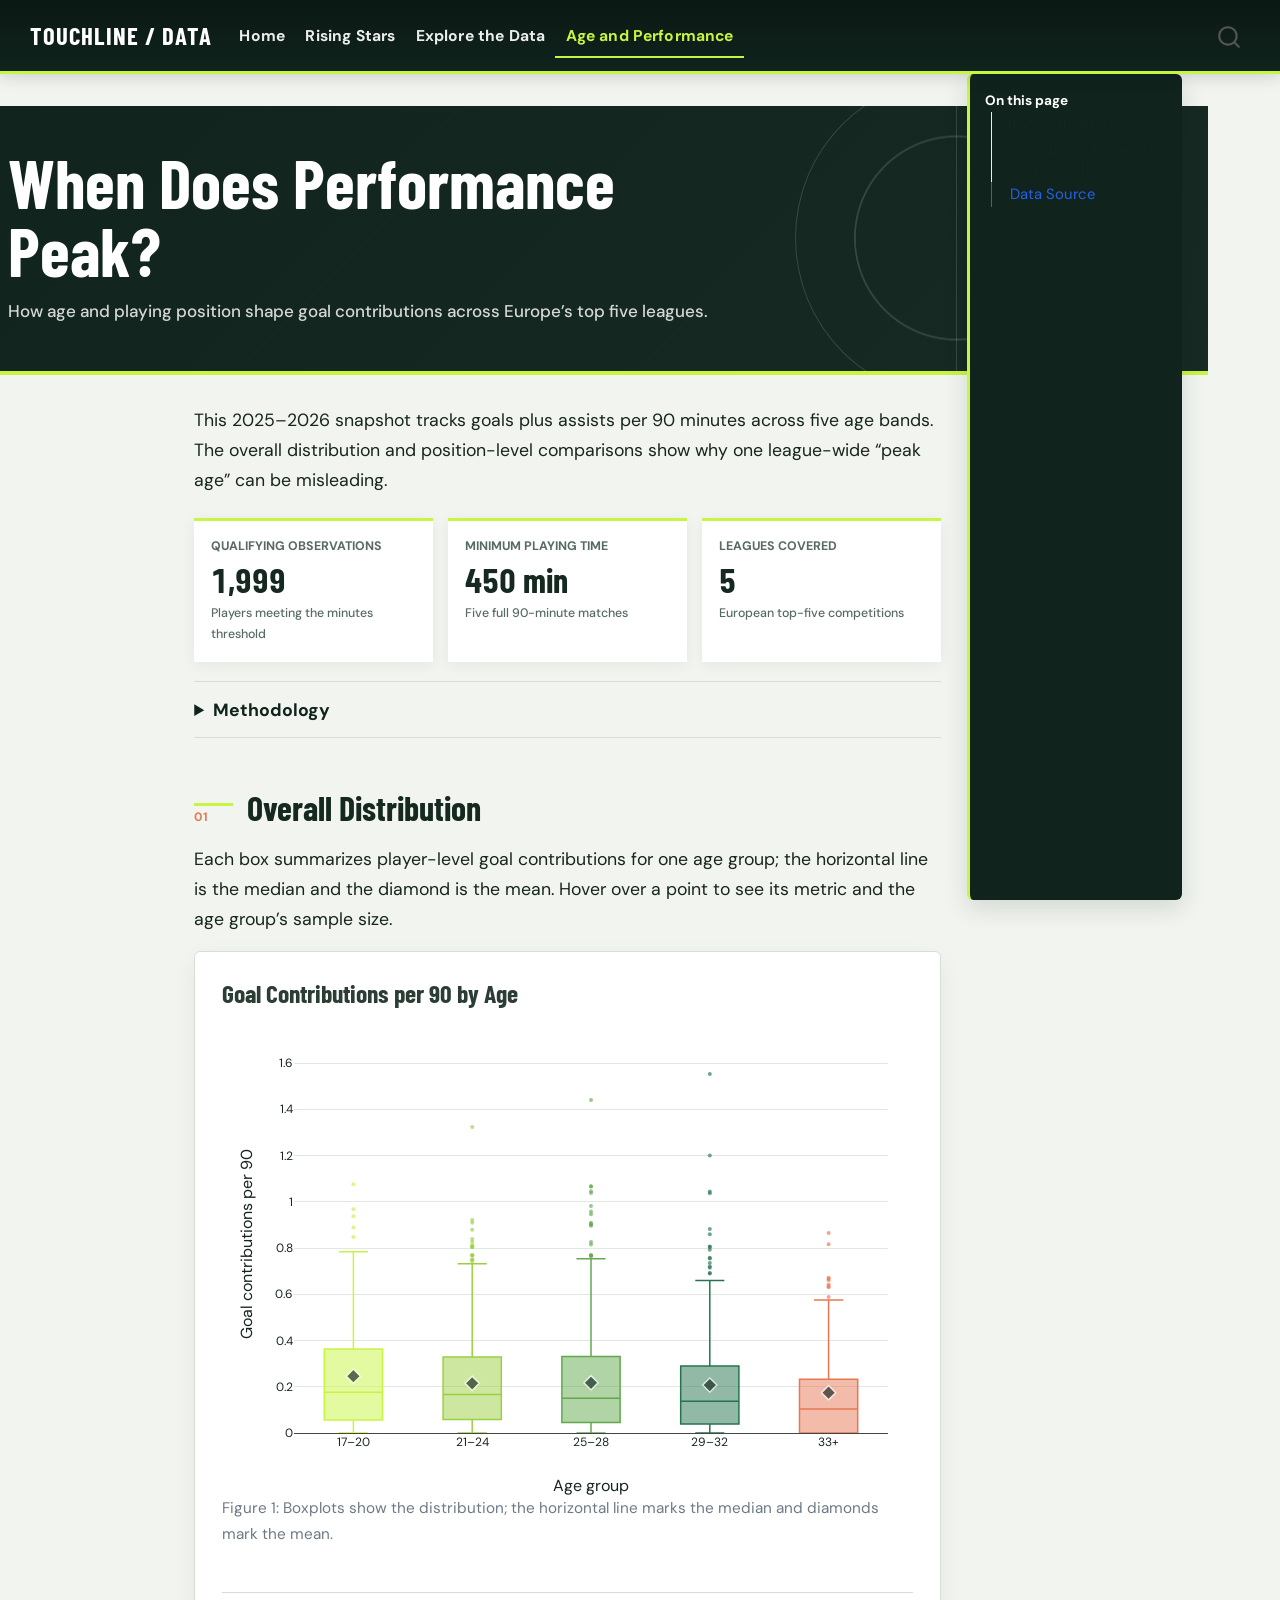
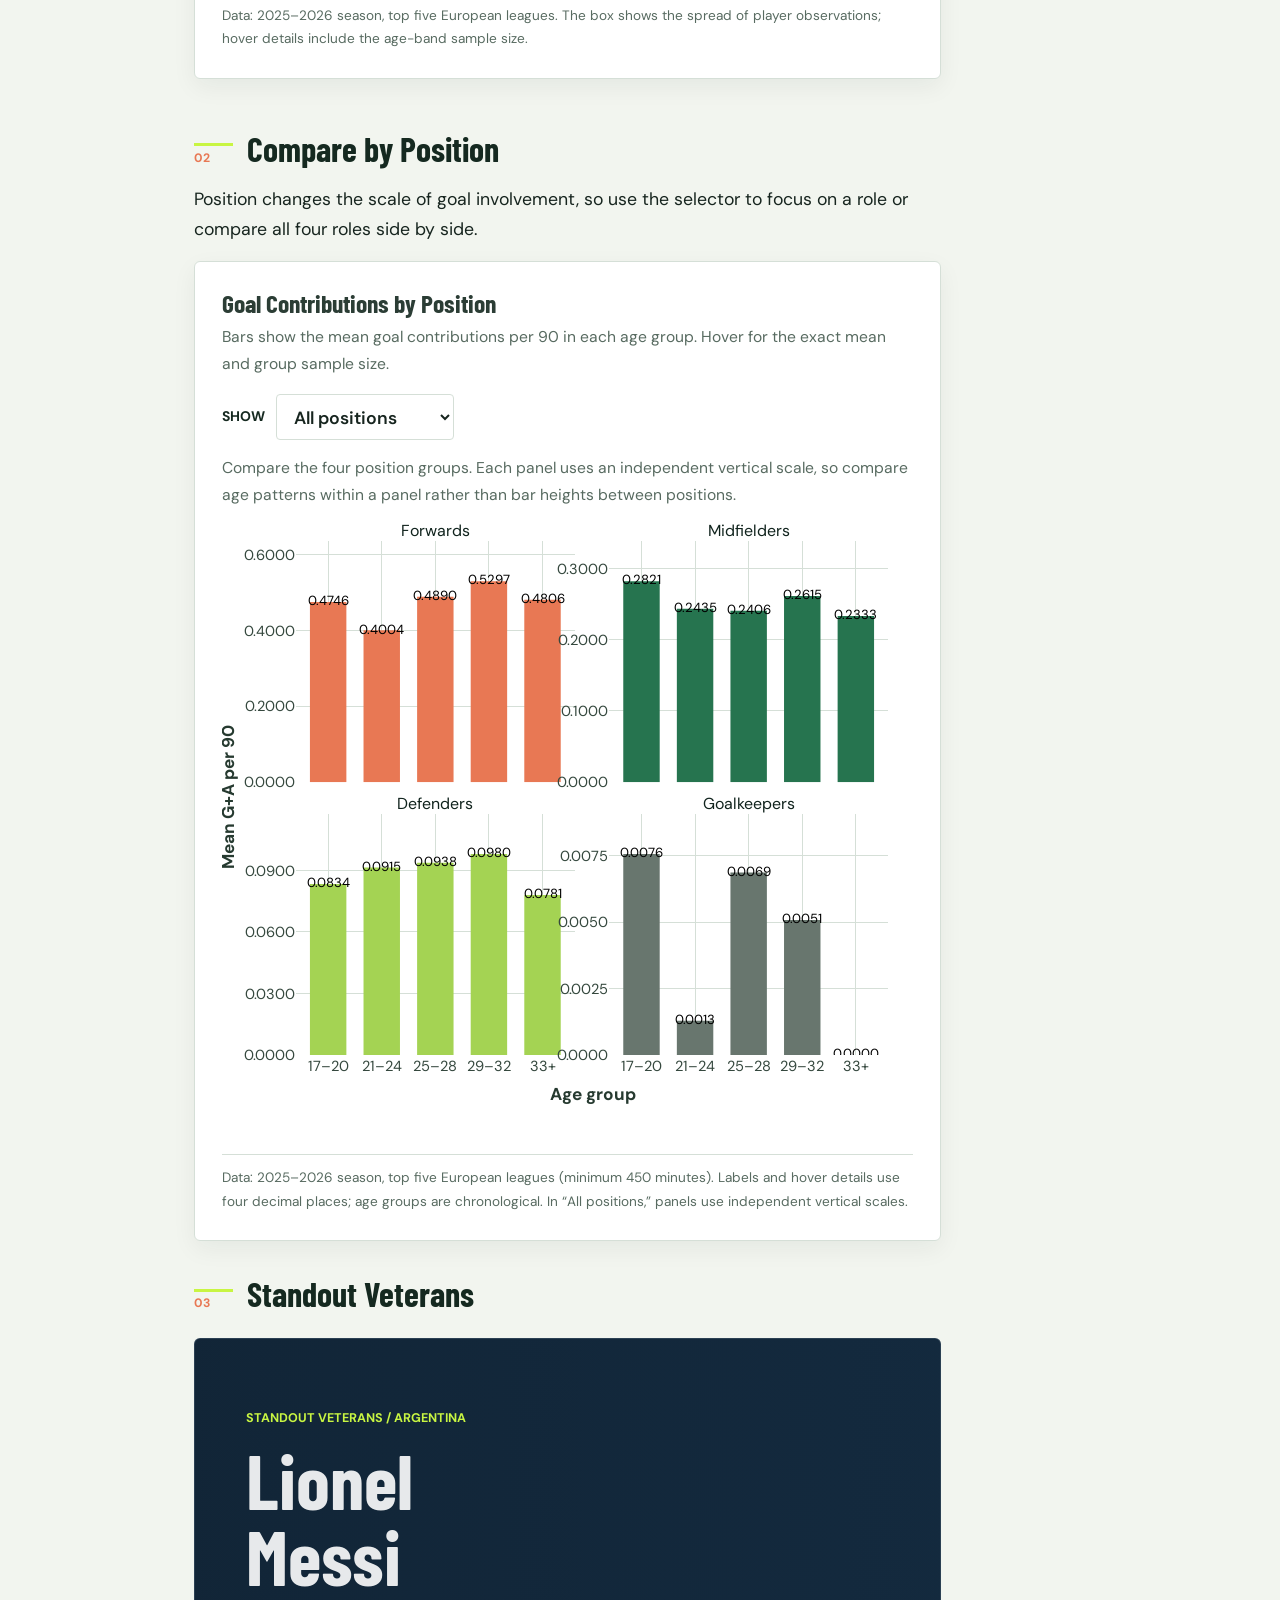
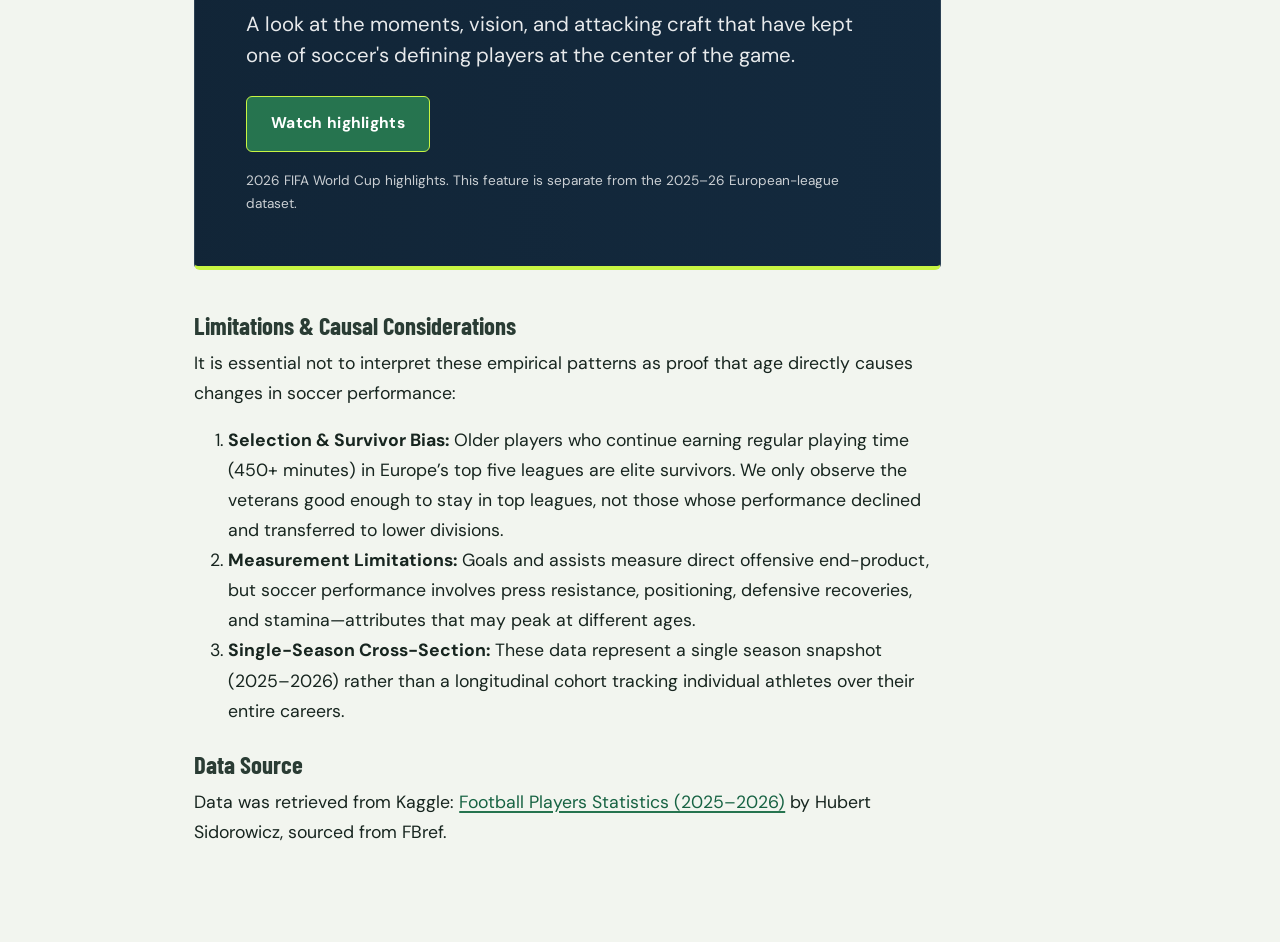
<file: story.html>
<!DOCTYPE html>
<html xmlns="http://www.w3.org/1999/xhtml" lang="en" xml:lang="en"><head>

<meta charset="utf-8">
<meta name="generator" content="quarto-1.10.18">

<meta name="viewport" content="width=device-width, initial-scale=1.0, user-scalable=yes">


<title>When Does Performance Peak? – TOUCHLINE / DATA</title>
<style>
/* Default styles provided by pandoc.
** See https://pandoc.org/MANUAL.html#variables-for-html for config info.
*/
span.smallcaps{font-variant: small-caps;}
div.columns{display: flex; gap: 1.5em;}
div.column{flex: auto;}
@media screen {
div.columns{gap: min(4vw, 1.5em);}
div.column{overflow-x: auto;}
}
div.hanging-indent{margin-left: 1.5em; text-indent: -1.5em;}
ul.task-list{list-style: none;}
ul.task-list li input[type="checkbox"] {
  width: 0.8em;
  margin: 0 0.8em 0.2em -1em; /* quarto-specific, see https://github.com/quarto-dev/quarto-cli/issues/4556 */ 
  vertical-align: middle;
}
</style>


<script src="site_libs/quarto-nav/quarto-nav.js"></script>
<script src="site_libs/quarto-nav/headroom.min.js"></script>
<script src="site_libs/clipboard/clipboard.min.js"></script>
<script src="site_libs/quarto-search/autocomplete.umd.js"></script>
<script src="site_libs/quarto-search/fuse.min.js"></script>
<script src="site_libs/quarto-search/quarto-search.js"></script>
<meta name="quarto:offset" content="./">
<script src="site_libs/quarto-html/quarto.js" type="module"></script>
<script src="site_libs/quarto-html/tabsets/tabsets.js" type="module"></script>
<script src="site_libs/quarto-html/popper.min.js"></script>
<script src="site_libs/quarto-html/tippy.umd.min.js"></script>
<script src="site_libs/quarto-html/anchor.min.js"></script>
<link href="site_libs/quarto-html/tippy.css" rel="stylesheet">
<link href="site_libs/quarto-html/quarto-syntax-highlighting-64a204ab8560d761af7679ceaba22944.css" rel="stylesheet" id="quarto-text-highlighting-styles">
<script src="site_libs/bootstrap/bootstrap.min.js"></script>
<link href="site_libs/bootstrap/bootstrap-icons.css" rel="stylesheet">
<link href="site_libs/bootstrap/bootstrap-3eaf8885052e939fbbbe2bfb513fc417.min.css" rel="stylesheet" append-hash="true" id="quarto-bootstrap" data-mode="light">
<script id="quarto-search-options" type="application/json">{
  "location": "navbar",
  "copy-button": false,
  "collapse-after": 3,
  "panel-placement": "end",
  "type": "overlay",
  "limit": 50,
  "keyboard-shortcut": [
    "f",
    "/",
    "s"
  ],
  "show-item-context": false,
  "language": {
    "search-no-results-text": "No results",
    "search-matching-documents-text": "matching documents",
    "search-copy-link-title": "Copy link to search",
    "search-hide-matches-text": "Hide additional matches",
    "search-more-match-text": "more match in this document",
    "search-more-matches-text": "more matches in this document",
    "search-clear-button-title": "Clear",
    "search-text-placeholder": "",
    "search-detached-cancel-button-title": "Cancel",
    "search-submit-button-title": "Submit",
    "search-label": "Search"
  }
}</script>
<link href="site_libs/htmltools-fill-0.5.9/fill.css" rel="stylesheet">
<script src="site_libs/htmlwidgets-1.6.4/htmlwidgets.js"></script>
<script src="site_libs/plotly-binding-4.12.1/plotly.js"></script>
<script src="site_libs/typedarray-0.1/typedarray.min.js"></script>
<script src="site_libs/jquery-3.5.1/jquery.min.js"></script>
<link href="site_libs/crosstalk-1.2.2/css/crosstalk.min.css" rel="stylesheet">
<script src="site_libs/crosstalk-1.2.2/js/crosstalk.min.js"></script>
<link href="site_libs/plotly-htmlwidgets-css-2.25.2/plotly-htmlwidgets.css" rel="stylesheet">
<script src="site_libs/plotly-main-2.25.2/plotly-latest.min.js"></script>


<link rel="stylesheet" href="styles.css">
</head>

<body class="nav-fixed quarto-light">

<div id="quarto-search-results"></div>
  <header id="quarto-header" class="headroom fixed-top">
    <nav class="navbar navbar-expand-lg " data-bs-theme="dark">
      <div class="navbar-container container-fluid">
      <div class="navbar-brand-container mx-auto">
    <a class="navbar-brand" href="./index.html">
    <span class="navbar-title">TOUCHLINE / DATA</span>
    </a>
  </div>
            <div id="quarto-search" class="" title="Search"></div>
          <button class="navbar-toggler" type="button" data-bs-toggle="collapse" data-bs-target="#navbarCollapse" aria-controls="navbarCollapse" role="menu" aria-expanded="false" aria-label="Toggle navigation" onclick="if (window.quartoToggleHeadroom) { window.quartoToggleHeadroom(); }">
  <span class="navbar-toggler-icon"></span>
</button>
          <div class="collapse navbar-collapse" id="navbarCollapse">
            <ul class="navbar-nav navbar-nav-scroll me-auto">
  <li class="nav-item">
    <a class="nav-link" href="./index.html"> 
<span class="menu-text">Home</span></a>
  </li>  
  <li class="nav-item">
    <a class="nav-link" href="./rising-stars.html"> 
<span class="menu-text">Rising Stars</span></a>
  </li>  
  <li class="nav-item">
    <a class="nav-link" href="./explore.html"> 
<span class="menu-text">Explore the Data</span></a>
  </li>  
  <li class="nav-item">
    <a class="nav-link active" href="./story.html" aria-current="page"> 
<span class="menu-text">Age and Performance</span></a>
  </li>  
</ul>
          </div> <!-- /navcollapse -->
            <div class="quarto-navbar-tools">
</div>
      </div> <!-- /container-fluid -->
    </nav>
</header>
<!-- content -->
<div id="quarto-content" class="quarto-container page-columns page-rows-contents page-layout-article page-navbar">
<!-- sidebar -->
<!-- margin-sidebar -->
    <div id="quarto-margin-sidebar" class="sidebar margin-sidebar">
        <nav id="TOC" role="doc-toc" class="toc-active">
    <h2 id="toc-title">On this page</h2>
   
  <ul>
  <li><a href="#standout-veterans" id="toc-standout-veterans" class="nav-link active" data-scroll-target="#standout-veterans">Standout Veterans</a>
  <ul class="collapse">
  <li><a href="#limitations-causal-considerations" id="toc-limitations-causal-considerations" class="nav-link" data-scroll-target="#limitations-causal-considerations">Limitations &amp; Causal Considerations</a></li>
  <li><a href="#data-source" id="toc-data-source" class="nav-link" data-scroll-target="#data-source">Data Source</a></li>
  </ul></li>
  </ul>
</nav>
    </div>
<!-- main -->
<main class="content" id="quarto-document-content">

<header id="title-block-header" class="quarto-title-block default">
<div class="quarto-title">
<h1 class="title">When Does Performance Peak?</h1>
<p class="subtitle lead">How age and playing position shape goal contributions across Europe’s top five leagues.</p>
</div>



<div class="quarto-title-meta">

    
  
    
  </div>
  


</header>


<div class="story-page">
<p>This 2025–2026 snapshot tracks goals plus assists per 90 minutes across five age bands. The overall distribution and position-level comparisons show why one league-wide “peak age” can be misleading.</p>
<div class="summary-grid">
<div class="summary-card">
<p><span class="summary-label">QUALIFYING OBSERVATIONS</span> <strong>1,999</strong> <span class="summary-note">Players meeting the minutes threshold</span></p>
</div>
<div class="summary-card">
<p><span class="summary-label">MINIMUM PLAYING TIME</span> <strong>450 min</strong> <span class="summary-note">Five full 90-minute matches</span></p>
</div>
<div class="summary-card">
<p><span class="summary-label">LEAGUES COVERED</span> <strong>5</strong> <span class="summary-note">European top-five competitions</span></p>
</div>
</div>
<details class="methodology">
<summary>
Methodology
</summary>
<p>
Players qualify with non-missing age, goals, assists, and playing-time data, positive 90s, and at least 450 minutes played. Goal contributions per 90 are calculated as (goals + assists) / 90s. Age bands are 17–20, 21–24, 25–28, 29–32, and 33+; positions are grouped from the dataset’s position codes. The overall chart shows individual-player distributions, while position comparisons use the mean within each age group. Each position panel in the comparison view has its own vertical scale.
</p>
</details>
<section id="overall-distribution" class="level2">
<h2 class="anchored" data-anchor-id="overall-distribution">Overall Distribution</h2>
<p>Each box summarizes player-level goal contributions for one age group; the horizontal line is the median and the diamond is the mean. Hover over a point to see its metric and the age group’s sample size.</p>
<section id="goal-contributions-per-90-by-age" class="level3 chart-card">
<h3 class="anchored" data-anchor-id="goal-contributions-per-90-by-age">Goal Contributions per 90 by Age</h3>
<div class="cell">
<div id="fig-overall-age-groups" class="cell-output-display quarto-float quarto-figure quarto-figure-center anchored">
<figure class="quarto-float quarto-float-fig figure">
<div aria-describedby="fig-overall-age-groups-caption-0ceaefa1-69ba-4598-a22c-09a6ac19f8ca">
<div class="plotly html-widget html-fill-item" id="htmlwidget-333c8960f9bc09dba209" style="width:100%;height:464px;"></div>
<script type="application/json" data-for="htmlwidget-333c8960f9bc09dba209">{"x":{"visdat":{"742813e0e87d":["function () ","plotlyVisDat"],"7428161a6281":["function () ","data"]},"cur_data":"7428161a6281","attrs":{"742813e0e87d":{"x":{},"y":{},"text":{},"hoverinfo":"text","boxpoints":"outliers","line":{"width":1.5},"marker":{"opacity":0.65000000000000002,"size":4},"showlegend":false,"color":{},"colors":["#c8f542","#9bcf43","#62a94e","#26744f","#e87854"],"alpha_stroke":1,"sizes":[10,100],"spans":[1,20],"type":"box"},"7428161a6281":{"x":{},"y":{},"text":{},"hoverinfo":"text","boxpoints":"outliers","line":{"width":1.5},"marker":{"opacity":0.65000000000000002,"size":11,"symbol":"diamond","color":"#10231d","line":{"color":"#ffffff","width":1.5}},"showlegend":false,"color":{},"colors":["#c8f542","#9bcf43","#62a94e","#26744f","#e87854"],"alpha_stroke":1,"sizes":[10,100],"spans":[1,20],"type":"scatter","mode":"markers","inherit":true}},"layout":{"margin":{"b":62,"l":72,"t":24,"r":24},"xaxis":{"domain":[0,1],"automargin":true,"title":"Age group","categoryorder":"array","categoryarray":["17–20","21–24","25–28","29–32","33+"],"tickfont":{"size":12},"type":"category"},"yaxis":{"domain":[0,1],"automargin":true,"title":"Goal contributions per 90","rangemode":"tozero","gridcolor":"#e1e8e2","tickfont":{"size":12}},"hovermode":"closest","font":{"family":"DM Sans, sans-serif","color":"#17251f","size":13},"plot_bgcolor":"#ffffff","paper_bgcolor":"#ffffff","hoverlabel":{"bgcolor":"#10231d","bordercolor":"#c8f542","font":{"color":"#ffffff","family":"DM Sans, sans-serif"}},"showlegend":false},"source":"A","config":{"modeBarButtonsToAdd":["hoverclosest","hovercompare"],"showSendToCloud":false,"displayModeBar":false,"responsive":true},"data":[{"fillcolor":"rgba(200,245,66,0.5)","x":["17–20","17–20","17–20","17–20","17–20","17–20","17–20","17–20","17–20","17–20","17–20","17–20","17–20","17–20","17–20","17–20","17–20","17–20","17–20","17–20","17–20","17–20","17–20","17–20","17–20","17–20","17–20","17–20","17–20","17–20","17–20","17–20","17–20","17–20","17–20","17–20","17–20","17–20","17–20","17–20","17–20","17–20","17–20","17–20","17–20","17–20","17–20","17–20","17–20","17–20","17–20","17–20","17–20","17–20","17–20","17–20","17–20","17–20","17–20","17–20","17–20","17–20","17–20","17–20","17–20","17–20","17–20","17–20","17–20","17–20","17–20","17–20","17–20","17–20","17–20","17–20","17–20","17–20","17–20","17–20","17–20","17–20","17–20","17–20","17–20","17–20","17–20","17–20","17–20","17–20","17–20","17–20","17–20","17–20","17–20","17–20","17–20","17–20","17–20","17–20","17–20","17–20","17–20","17–20","17–20","17–20","17–20","17–20","17–20","17–20","17–20","17–20","17–20","17–20","17–20","17–20","17–20","17–20","17–20","17–20","17–20","17–20","17–20","17–20","17–20","17–20","17–20","17–20","17–20","17–20","17–20","17–20","17–20","17–20","17–20","17–20","17–20","17–20","17–20","17–20","17–20","17–20","17–20","17–20","17–20","17–20","17–20","17–20","17–20","17–20","17–20","17–20","17–20","17–20","17–20","17–20","17–20","17–20","17–20","17–20","17–20","17–20","17–20","17–20","17–20","17–20","17–20","17–20","17–20","17–20","17–20","17–20","17–20","17–20","17–20","17–20","17–20","17–20","17–20","17–20","17–20","17–20","17–20","17–20","17–20","17–20","17–20","17–20","17–20","17–20","17–20","17–20","17–20","17–20","17–20","17–20","17–20","17–20","17–20","17–20","17–20","17–20","17–20","17–20"],"y":[0.26315789473684209,0.13513513513513511,0.39473684210526316,0,0.19230769230769232,0.0625,0.76923076923076927,0.34482758620689657,0,0.2857142857142857,0,0.070422535211267609,0.43010752688172038,0.1276595744680851,0.21978021978021978,0.10416666666666667,0.15151515151515152,0.27777777777777779,0.073800738007380073,0.20547945205479454,0.050505050505050504,0.071942446043165464,0.37383177570093462,0.34090909090909088,0.41379310344827586,0.03875968992248062,0,0.16949152542372881,0,0.085836909871244635,0.47058823529411764,0.27777777777777779,0.13157894736842105,0,0.34351145038167941,0,0,0.20547945205479454,0.31007751937984496,0,0.053191489361702128,0,0,0.042372881355932202,0.033333333333333333,0.12195121951219513,0,0.32894736842105265,0,0.25210084033613445,0.72727272727272729,0.16611295681063123,0.49689440993788814,0.73333333333333328,0.05128205128205128,0.28985507246376813,0.28301886792452829,0.88888888888888884,0.73825503355704691,0.5714285714285714,0,0.58139534883720934,0.13157894736842105,0.49429657794676807,0.36144578313253006,0.56179775280898869,0.7407407407407407,0,0.055865921787709501,0.13392857142857142,0.15625,0.36363636363636365,0.15384615384615385,0.24390243902439027,0.32967032967032966,0.5803571428571429,0.082644628099173556,0.57692307692307687,0,0.097087378640776698,0,0.64516129032258063,0.36269430051813473,0.17699115044247787,0,0.16528925619834711,0.24896265560165973,0.22988505747126439,0,0.059523809523809521,0.038910505836575876,0,0.69892473118279563,0.70422535211267612,0.091743119266055037,0.37037037037037035,0.20689655172413793,0.65217391304347827,0.64516129032258063,0.36809815950920244,0.27681660899653981,0.16949152542372881,0.25,0.067567567567567557,0.125,0,0.086956521739130432,0.15873015873015875,0,0.17241379310344829,0.16216216216216217,0.78341013824884798,0.20100502512562815,0.38961038961038957,0.080000000000000002,0.086956521739130432,0.24096385542168672,0,0.47297297297297297,0.19047619047619047,0,0.23809523809523808,0.43010752688172038,0.34146341463414637,0.63492063492063489,0.44642857142857145,0.84745762711864403,0.11363636363636363,0.10000000000000001,0.079365079365079361,0.13761467889908258,0.3012048192771084,0.1801801801801802,0.7407407407407407,0.49180327868852464,0.57591623036649209,0.44247787610619466,0,0.1271186440677966,0.058823529411764705,0,0.32786885245901642,0,0.41958041958041958,0.48387096774193544,0.31111111111111112,0.18348623853211007,0,0.28985507246376813,0.1020408163265306,0.28037383177570097,0.66666666666666663,0.27210884353741499,0.14619883040935672,0.5625,0.49382716049382719,0,0.3546099290780142,0.30303030303030304,0.41666666666666663,0.084745762711864403,0.065573770491803282,0.56910569105691056,0.17543859649122806,0.05730659025787966,0,0.28169014084507044,0.23529411764705882,0.030303030303030304,0.24390243902439027,0.57291666666666674,0.068493150684931503,0.17543859649122806,0.031152647975077882,0.33333333333333331,0,0,0,0,0,0.96774193548387089,0.28901734104046239,0,0.33333333333333331,0.056179775280898875,0.546875,0.079365079365079361,0.9375,0.12195121951219513,0.10869565217391305,0.30150753768844224,0.16528925619834711,0,0.22140221402214022,0,0.42553191489361702,1.0756972111553784,0.17543859649122806,0.50955414012738853,0,0.18181818181818182,0.25735294117647062,0.1234567901234568,0],"text":["Age group: 17–20<br>Metric: 0.2632 G+A per 90<br>Sample size: 204","Age group: 17–20<br>Metric: 0.1351 G+A per 90<br>Sample size: 204","Age group: 17–20<br>Metric: 0.3947 G+A per 90<br>Sample size: 204","Age group: 17–20<br>Metric: 0.0000 G+A per 90<br>Sample size: 204","Age group: 17–20<br>Metric: 0.1923 G+A per 90<br>Sample size: 204","Age group: 17–20<br>Metric: 0.0625 G+A per 90<br>Sample size: 204","Age group: 17–20<br>Metric: 0.7692 G+A per 90<br>Sample size: 204","Age group: 17–20<br>Metric: 0.3448 G+A per 90<br>Sample size: 204","Age group: 17–20<br>Metric: 0.0000 G+A per 90<br>Sample size: 204","Age group: 17–20<br>Metric: 0.2857 G+A per 90<br>Sample size: 204","Age group: 17–20<br>Metric: 0.0000 G+A per 90<br>Sample size: 204","Age group: 17–20<br>Metric: 0.0704 G+A per 90<br>Sample size: 204","Age group: 17–20<br>Metric: 0.4301 G+A per 90<br>Sample size: 204","Age group: 17–20<br>Metric: 0.1277 G+A per 90<br>Sample size: 204","Age group: 17–20<br>Metric: 0.2198 G+A per 90<br>Sample size: 204","Age group: 17–20<br>Metric: 0.1042 G+A per 90<br>Sample size: 204","Age group: 17–20<br>Metric: 0.1515 G+A per 90<br>Sample size: 204","Age group: 17–20<br>Metric: 0.2778 G+A per 90<br>Sample size: 204","Age group: 17–20<br>Metric: 0.0738 G+A per 90<br>Sample size: 204","Age group: 17–20<br>Metric: 0.2055 G+A per 90<br>Sample size: 204","Age group: 17–20<br>Metric: 0.0505 G+A per 90<br>Sample size: 204","Age group: 17–20<br>Metric: 0.0719 G+A per 90<br>Sample size: 204","Age group: 17–20<br>Metric: 0.3738 G+A per 90<br>Sample size: 204","Age group: 17–20<br>Metric: 0.3409 G+A per 90<br>Sample size: 204","Age group: 17–20<br>Metric: 0.4138 G+A per 90<br>Sample size: 204","Age group: 17–20<br>Metric: 0.0388 G+A per 90<br>Sample size: 204","Age group: 17–20<br>Metric: 0.0000 G+A per 90<br>Sample size: 204","Age group: 17–20<br>Metric: 0.1695 G+A per 90<br>Sample size: 204","Age group: 17–20<br>Metric: 0.0000 G+A per 90<br>Sample size: 204","Age group: 17–20<br>Metric: 0.0858 G+A per 90<br>Sample size: 204","Age group: 17–20<br>Metric: 0.4706 G+A per 90<br>Sample size: 204","Age group: 17–20<br>Metric: 0.2778 G+A per 90<br>Sample size: 204","Age group: 17–20<br>Metric: 0.1316 G+A per 90<br>Sample size: 204","Age group: 17–20<br>Metric: 0.0000 G+A per 90<br>Sample size: 204","Age group: 17–20<br>Metric: 0.3435 G+A per 90<br>Sample size: 204","Age group: 17–20<br>Metric: 0.0000 G+A per 90<br>Sample size: 204","Age group: 17–20<br>Metric: 0.0000 G+A per 90<br>Sample size: 204","Age group: 17–20<br>Metric: 0.2055 G+A per 90<br>Sample size: 204","Age group: 17–20<br>Metric: 0.3101 G+A per 90<br>Sample size: 204","Age group: 17–20<br>Metric: 0.0000 G+A per 90<br>Sample size: 204","Age group: 17–20<br>Metric: 0.0532 G+A per 90<br>Sample size: 204","Age group: 17–20<br>Metric: 0.0000 G+A per 90<br>Sample size: 204","Age group: 17–20<br>Metric: 0.0000 G+A per 90<br>Sample size: 204","Age group: 17–20<br>Metric: 0.0424 G+A per 90<br>Sample size: 204","Age group: 17–20<br>Metric: 0.0333 G+A per 90<br>Sample size: 204","Age group: 17–20<br>Metric: 0.1220 G+A per 90<br>Sample size: 204","Age group: 17–20<br>Metric: 0.0000 G+A per 90<br>Sample size: 204","Age group: 17–20<br>Metric: 0.3289 G+A per 90<br>Sample size: 204","Age group: 17–20<br>Metric: 0.0000 G+A per 90<br>Sample size: 204","Age group: 17–20<br>Metric: 0.2521 G+A per 90<br>Sample size: 204","Age group: 17–20<br>Metric: 0.7273 G+A per 90<br>Sample size: 204","Age group: 17–20<br>Metric: 0.1661 G+A per 90<br>Sample size: 204","Age group: 17–20<br>Metric: 0.4969 G+A per 90<br>Sample size: 204","Age group: 17–20<br>Metric: 0.7333 G+A per 90<br>Sample size: 204","Age group: 17–20<br>Metric: 0.0513 G+A per 90<br>Sample size: 204","Age group: 17–20<br>Metric: 0.2899 G+A per 90<br>Sample size: 204","Age group: 17–20<br>Metric: 0.2830 G+A per 90<br>Sample size: 204","Age group: 17–20<br>Metric: 0.8889 G+A per 90<br>Sample size: 204","Age group: 17–20<br>Metric: 0.7383 G+A per 90<br>Sample size: 204","Age group: 17–20<br>Metric: 0.5714 G+A per 90<br>Sample size: 204","Age group: 17–20<br>Metric: 0.0000 G+A per 90<br>Sample size: 204","Age group: 17–20<br>Metric: 0.5814 G+A per 90<br>Sample size: 204","Age group: 17–20<br>Metric: 0.1316 G+A per 90<br>Sample size: 204","Age group: 17–20<br>Metric: 0.4943 G+A per 90<br>Sample size: 204","Age group: 17–20<br>Metric: 0.3614 G+A per 90<br>Sample size: 204","Age group: 17–20<br>Metric: 0.5618 G+A per 90<br>Sample size: 204","Age group: 17–20<br>Metric: 0.7407 G+A per 90<br>Sample size: 204","Age group: 17–20<br>Metric: 0.0000 G+A per 90<br>Sample size: 204","Age group: 17–20<br>Metric: 0.0559 G+A per 90<br>Sample size: 204","Age group: 17–20<br>Metric: 0.1339 G+A per 90<br>Sample size: 204","Age group: 17–20<br>Metric: 0.1562 G+A per 90<br>Sample size: 204","Age group: 17–20<br>Metric: 0.3636 G+A per 90<br>Sample size: 204","Age group: 17–20<br>Metric: 0.1538 G+A per 90<br>Sample size: 204","Age group: 17–20<br>Metric: 0.2439 G+A per 90<br>Sample size: 204","Age group: 17–20<br>Metric: 0.3297 G+A per 90<br>Sample size: 204","Age group: 17–20<br>Metric: 0.5804 G+A per 90<br>Sample size: 204","Age group: 17–20<br>Metric: 0.0826 G+A per 90<br>Sample size: 204","Age group: 17–20<br>Metric: 0.5769 G+A per 90<br>Sample size: 204","Age group: 17–20<br>Metric: 0.0000 G+A per 90<br>Sample size: 204","Age group: 17–20<br>Metric: 0.0971 G+A per 90<br>Sample size: 204","Age group: 17–20<br>Metric: 0.0000 G+A per 90<br>Sample size: 204","Age group: 17–20<br>Metric: 0.6452 G+A per 90<br>Sample size: 204","Age group: 17–20<br>Metric: 0.3627 G+A per 90<br>Sample size: 204","Age group: 17–20<br>Metric: 0.1770 G+A per 90<br>Sample size: 204","Age group: 17–20<br>Metric: 0.0000 G+A per 90<br>Sample size: 204","Age group: 17–20<br>Metric: 0.1653 G+A per 90<br>Sample size: 204","Age group: 17–20<br>Metric: 0.2490 G+A per 90<br>Sample size: 204","Age group: 17–20<br>Metric: 0.2299 G+A per 90<br>Sample size: 204","Age group: 17–20<br>Metric: 0.0000 G+A per 90<br>Sample size: 204","Age group: 17–20<br>Metric: 0.0595 G+A per 90<br>Sample size: 204","Age group: 17–20<br>Metric: 0.0389 G+A per 90<br>Sample size: 204","Age group: 17–20<br>Metric: 0.0000 G+A per 90<br>Sample size: 204","Age group: 17–20<br>Metric: 0.6989 G+A per 90<br>Sample size: 204","Age group: 17–20<br>Metric: 0.7042 G+A per 90<br>Sample size: 204","Age group: 17–20<br>Metric: 0.0917 G+A per 90<br>Sample size: 204","Age group: 17–20<br>Metric: 0.3704 G+A per 90<br>Sample size: 204","Age group: 17–20<br>Metric: 0.2069 G+A per 90<br>Sample size: 204","Age group: 17–20<br>Metric: 0.6522 G+A per 90<br>Sample size: 204","Age group: 17–20<br>Metric: 0.6452 G+A per 90<br>Sample size: 204","Age group: 17–20<br>Metric: 0.3681 G+A per 90<br>Sample size: 204","Age group: 17–20<br>Metric: 0.2768 G+A per 90<br>Sample size: 204","Age group: 17–20<br>Metric: 0.1695 G+A per 90<br>Sample size: 204","Age group: 17–20<br>Metric: 0.2500 G+A per 90<br>Sample size: 204","Age group: 17–20<br>Metric: 0.0676 G+A per 90<br>Sample size: 204","Age group: 17–20<br>Metric: 0.1250 G+A per 90<br>Sample size: 204","Age group: 17–20<br>Metric: 0.0000 G+A per 90<br>Sample size: 204","Age group: 17–20<br>Metric: 0.0870 G+A per 90<br>Sample size: 204","Age group: 17–20<br>Metric: 0.1587 G+A per 90<br>Sample size: 204","Age group: 17–20<br>Metric: 0.0000 G+A per 90<br>Sample size: 204","Age group: 17–20<br>Metric: 0.1724 G+A per 90<br>Sample size: 204","Age group: 17–20<br>Metric: 0.1622 G+A per 90<br>Sample size: 204","Age group: 17–20<br>Metric: 0.7834 G+A per 90<br>Sample size: 204","Age group: 17–20<br>Metric: 0.2010 G+A per 90<br>Sample size: 204","Age group: 17–20<br>Metric: 0.3896 G+A per 90<br>Sample size: 204","Age group: 17–20<br>Metric: 0.0800 G+A per 90<br>Sample size: 204","Age group: 17–20<br>Metric: 0.0870 G+A per 90<br>Sample size: 204","Age group: 17–20<br>Metric: 0.2410 G+A per 90<br>Sample size: 204","Age group: 17–20<br>Metric: 0.0000 G+A per 90<br>Sample size: 204","Age group: 17–20<br>Metric: 0.4730 G+A per 90<br>Sample size: 204","Age group: 17–20<br>Metric: 0.1905 G+A per 90<br>Sample size: 204","Age group: 17–20<br>Metric: 0.0000 G+A per 90<br>Sample size: 204","Age group: 17–20<br>Metric: 0.2381 G+A per 90<br>Sample size: 204","Age group: 17–20<br>Metric: 0.4301 G+A per 90<br>Sample size: 204","Age group: 17–20<br>Metric: 0.3415 G+A per 90<br>Sample size: 204","Age group: 17–20<br>Metric: 0.6349 G+A per 90<br>Sample size: 204","Age group: 17–20<br>Metric: 0.4464 G+A per 90<br>Sample size: 204","Age group: 17–20<br>Metric: 0.8475 G+A per 90<br>Sample size: 204","Age group: 17–20<br>Metric: 0.1136 G+A per 90<br>Sample size: 204","Age group: 17–20<br>Metric: 0.1000 G+A per 90<br>Sample size: 204","Age group: 17–20<br>Metric: 0.0794 G+A per 90<br>Sample size: 204","Age group: 17–20<br>Metric: 0.1376 G+A per 90<br>Sample size: 204","Age group: 17–20<br>Metric: 0.3012 G+A per 90<br>Sample size: 204","Age group: 17–20<br>Metric: 0.1802 G+A per 90<br>Sample size: 204","Age group: 17–20<br>Metric: 0.7407 G+A per 90<br>Sample size: 204","Age group: 17–20<br>Metric: 0.4918 G+A per 90<br>Sample size: 204","Age group: 17–20<br>Metric: 0.5759 G+A per 90<br>Sample size: 204","Age group: 17–20<br>Metric: 0.4425 G+A per 90<br>Sample size: 204","Age group: 17–20<br>Metric: 0.0000 G+A per 90<br>Sample size: 204","Age group: 17–20<br>Metric: 0.1271 G+A per 90<br>Sample size: 204","Age group: 17–20<br>Metric: 0.0588 G+A per 90<br>Sample size: 204","Age group: 17–20<br>Metric: 0.0000 G+A per 90<br>Sample size: 204","Age group: 17–20<br>Metric: 0.3279 G+A per 90<br>Sample size: 204","Age group: 17–20<br>Metric: 0.0000 G+A per 90<br>Sample size: 204","Age group: 17–20<br>Metric: 0.4196 G+A per 90<br>Sample size: 204","Age group: 17–20<br>Metric: 0.4839 G+A per 90<br>Sample size: 204","Age group: 17–20<br>Metric: 0.3111 G+A per 90<br>Sample size: 204","Age group: 17–20<br>Metric: 0.1835 G+A per 90<br>Sample size: 204","Age group: 17–20<br>Metric: 0.0000 G+A per 90<br>Sample size: 204","Age group: 17–20<br>Metric: 0.2899 G+A per 90<br>Sample size: 204","Age group: 17–20<br>Metric: 0.1020 G+A per 90<br>Sample size: 204","Age group: 17–20<br>Metric: 0.2804 G+A per 90<br>Sample size: 204","Age group: 17–20<br>Metric: 0.6667 G+A per 90<br>Sample size: 204","Age group: 17–20<br>Metric: 0.2721 G+A per 90<br>Sample size: 204","Age group: 17–20<br>Metric: 0.1462 G+A per 90<br>Sample size: 204","Age group: 17–20<br>Metric: 0.5625 G+A per 90<br>Sample size: 204","Age group: 17–20<br>Metric: 0.4938 G+A per 90<br>Sample size: 204","Age group: 17–20<br>Metric: 0.0000 G+A per 90<br>Sample size: 204","Age group: 17–20<br>Metric: 0.3546 G+A per 90<br>Sample size: 204","Age group: 17–20<br>Metric: 0.3030 G+A per 90<br>Sample size: 204","Age group: 17–20<br>Metric: 0.4167 G+A per 90<br>Sample size: 204","Age group: 17–20<br>Metric: 0.0847 G+A per 90<br>Sample size: 204","Age group: 17–20<br>Metric: 0.0656 G+A per 90<br>Sample size: 204","Age group: 17–20<br>Metric: 0.5691 G+A per 90<br>Sample size: 204","Age group: 17–20<br>Metric: 0.1754 G+A per 90<br>Sample size: 204","Age group: 17–20<br>Metric: 0.0573 G+A per 90<br>Sample size: 204","Age group: 17–20<br>Metric: 0.0000 G+A per 90<br>Sample size: 204","Age group: 17–20<br>Metric: 0.2817 G+A per 90<br>Sample size: 204","Age group: 17–20<br>Metric: 0.2353 G+A per 90<br>Sample size: 204","Age group: 17–20<br>Metric: 0.0303 G+A per 90<br>Sample size: 204","Age group: 17–20<br>Metric: 0.2439 G+A per 90<br>Sample size: 204","Age group: 17–20<br>Metric: 0.5729 G+A per 90<br>Sample size: 204","Age group: 17–20<br>Metric: 0.0685 G+A per 90<br>Sample size: 204","Age group: 17–20<br>Metric: 0.1754 G+A per 90<br>Sample size: 204","Age group: 17–20<br>Metric: 0.0312 G+A per 90<br>Sample size: 204","Age group: 17–20<br>Metric: 0.3333 G+A per 90<br>Sample size: 204","Age group: 17–20<br>Metric: 0.0000 G+A per 90<br>Sample size: 204","Age group: 17–20<br>Metric: 0.0000 G+A per 90<br>Sample size: 204","Age group: 17–20<br>Metric: 0.0000 G+A per 90<br>Sample size: 204","Age group: 17–20<br>Metric: 0.0000 G+A per 90<br>Sample size: 204","Age group: 17–20<br>Metric: 0.0000 G+A per 90<br>Sample size: 204","Age group: 17–20<br>Metric: 0.9677 G+A per 90<br>Sample size: 204","Age group: 17–20<br>Metric: 0.2890 G+A per 90<br>Sample size: 204","Age group: 17–20<br>Metric: 0.0000 G+A per 90<br>Sample size: 204","Age group: 17–20<br>Metric: 0.3333 G+A per 90<br>Sample size: 204","Age group: 17–20<br>Metric: 0.0562 G+A per 90<br>Sample size: 204","Age group: 17–20<br>Metric: 0.5469 G+A per 90<br>Sample size: 204","Age group: 17–20<br>Metric: 0.0794 G+A per 90<br>Sample size: 204","Age group: 17–20<br>Metric: 0.9375 G+A per 90<br>Sample size: 204","Age group: 17–20<br>Metric: 0.1220 G+A per 90<br>Sample size: 204","Age group: 17–20<br>Metric: 0.1087 G+A per 90<br>Sample size: 204","Age group: 17–20<br>Metric: 0.3015 G+A per 90<br>Sample size: 204","Age group: 17–20<br>Metric: 0.1653 G+A per 90<br>Sample size: 204","Age group: 17–20<br>Metric: 0.0000 G+A per 90<br>Sample size: 204","Age group: 17–20<br>Metric: 0.2214 G+A per 90<br>Sample size: 204","Age group: 17–20<br>Metric: 0.0000 G+A per 90<br>Sample size: 204","Age group: 17–20<br>Metric: 0.4255 G+A per 90<br>Sample size: 204","Age group: 17–20<br>Metric: 1.0757 G+A per 90<br>Sample size: 204","Age group: 17–20<br>Metric: 0.1754 G+A per 90<br>Sample size: 204","Age group: 17–20<br>Metric: 0.5096 G+A per 90<br>Sample size: 204","Age group: 17–20<br>Metric: 0.0000 G+A per 90<br>Sample size: 204","Age group: 17–20<br>Metric: 0.1818 G+A per 90<br>Sample size: 204","Age group: 17–20<br>Metric: 0.2574 G+A per 90<br>Sample size: 204","Age group: 17–20<br>Metric: 0.1235 G+A per 90<br>Sample size: 204","Age group: 17–20<br>Metric: 0.0000 G+A per 90<br>Sample size: 204"],"hoverinfo":["text","text","text","text","text","text","text","text","text","text","text","text","text","text","text","text","text","text","text","text","text","text","text","text","text","text","text","text","text","text","text","text","text","text","text","text","text","text","text","text","text","text","text","text","text","text","text","text","text","text","text","text","text","text","text","text","text","text","text","text","text","text","text","text","text","text","text","text","text","text","text","text","text","text","text","text","text","text","text","text","text","text","text","text","text","text","text","text","text","text","text","text","text","text","text","text","text","text","text","text","text","text","text","text","text","text","text","text","text","text","text","text","text","text","text","text","text","text","text","text","text","text","text","text","text","text","text","text","text","text","text","text","text","text","text","text","text","text","text","text","text","text","text","text","text","text","text","text","text","text","text","text","text","text","text","text","text","text","text","text","text","text","text","text","text","text","text","text","text","text","text","text","text","text","text","text","text","text","text","text","text","text","text","text","text","text","text","text","text","text","text","text","text","text","text","text","text","text","text","text","text","text","text","text"],"boxpoints":"outliers","line":{"color":"rgba(200,245,66,1)","width":1.5},"marker":{"color":"rgba(200,245,66,1)","opacity":0.65000000000000002,"size":4,"line":{"color":"rgba(200,245,66,1)"}},"showlegend":false,"type":"box","name":"17–20","xaxis":"x","yaxis":"y","frame":null},{"fillcolor":"rgba(155,207,67,0.5)","x":["21–24","21–24","21–24","21–24","21–24","21–24","21–24","21–24","21–24","21–24","21–24","21–24","21–24","21–24","21–24","21–24","21–24","21–24","21–24","21–24","21–24","21–24","21–24","21–24","21–24","21–24","21–24","21–24","21–24","21–24","21–24","21–24","21–24","21–24","21–24","21–24","21–24","21–24","21–24","21–24","21–24","21–24","21–24","21–24","21–24","21–24","21–24","21–24","21–24","21–24","21–24","21–24","21–24","21–24","21–24","21–24","21–24","21–24","21–24","21–24","21–24","21–24","21–24","21–24","21–24","21–24","21–24","21–24","21–24","21–24","21–24","21–24","21–24","21–24","21–24","21–24","21–24","21–24","21–24","21–24","21–24","21–24","21–24","21–24","21–24","21–24","21–24","21–24","21–24","21–24","21–24","21–24","21–24","21–24","21–24","21–24","21–24","21–24","21–24","21–24","21–24","21–24","21–24","21–24","21–24","21–24","21–24","21–24","21–24","21–24","21–24","21–24","21–24","21–24","21–24","21–24","21–24","21–24","21–24","21–24","21–24","21–24","21–24","21–24","21–24","21–24","21–24","21–24","21–24","21–24","21–24","21–24","21–24","21–24","21–24","21–24","21–24","21–24","21–24","21–24","21–24","21–24","21–24","21–24","21–24","21–24","21–24","21–24","21–24","21–24","21–24","21–24","21–24","21–24","21–24","21–24","21–24","21–24","21–24","21–24","21–24","21–24","21–24","21–24","21–24","21–24","21–24","21–24","21–24","21–24","21–24","21–24","21–24","21–24","21–24","21–24","21–24","21–24","21–24","21–24","21–24","21–24","21–24","21–24","21–24","21–24","21–24","21–24","21–24","21–24","21–24","21–24","21–24","21–24","21–24","21–24","21–24","21–24","21–24","21–24","21–24","21–24","21–24","21–24","21–24","21–24","21–24","21–24","21–24","21–24","21–24","21–24","21–24","21–24","21–24","21–24","21–24","21–24","21–24","21–24","21–24","21–24","21–24","21–24","21–24","21–24","21–24","21–24","21–24","21–24","21–24","21–24","21–24","21–24","21–24","21–24","21–24","21–24","21–24","21–24","21–24","21–24","21–24","21–24","21–24","21–24","21–24","21–24","21–24","21–24","21–24","21–24","21–24","21–24","21–24","21–24","21–24","21–24","21–24","21–24","21–24","21–24","21–24","21–24","21–24","21–24","21–24","21–24","21–24","21–24","21–24","21–24","21–24","21–24","21–24","21–24","21–24","21–24","21–24","21–24","21–24","21–24","21–24","21–24","21–24","21–24","21–24","21–24","21–24","21–24","21–24","21–24","21–24","21–24","21–24","21–24","21–24","21–24","21–24","21–24","21–24","21–24","21–24","21–24","21–24","21–24","21–24","21–24","21–24","21–24","21–24","21–24","21–24","21–24","21–24","21–24","21–24","21–24","21–24","21–24","21–24","21–24","21–24","21–24","21–24","21–24","21–24","21–24","21–24","21–24","21–24","21–24","21–24","21–24","21–24","21–24","21–24","21–24","21–24","21–24","21–24","21–24","21–24","21–24","21–24","21–24","21–24","21–24","21–24","21–24","21–24","21–24","21–24","21–24","21–24","21–24","21–24","21–24","21–24","21–24","21–24","21–24","21–24","21–24","21–24","21–24","21–24","21–24","21–24","21–24","21–24","21–24","21–24","21–24","21–24","21–24","21–24","21–24","21–24","21–24","21–24","21–24","21–24","21–24","21–24","21–24","21–24","21–24","21–24","21–24","21–24","21–24","21–24","21–24","21–24","21–24","21–24","21–24","21–24","21–24","21–24","21–24","21–24","21–24","21–24","21–24","21–24","21–24","21–24","21–24","21–24","21–24","21–24","21–24","21–24","21–24","21–24","21–24","21–24","21–24","21–24","21–24","21–24","21–24","21–24","21–24","21–24","21–24","21–24","21–24","21–24","21–24","21–24","21–24","21–24","21–24","21–24","21–24","21–24","21–24","21–24","21–24","21–24","21–24","21–24","21–24","21–24","21–24","21–24","21–24","21–24","21–24","21–24","21–24","21–24","21–24","21–24","21–24","21–24","21–24","21–24","21–24","21–24","21–24","21–24","21–24","21–24","21–24","21–24","21–24","21–24","21–24","21–24","21–24","21–24","21–24","21–24","21–24","21–24","21–24","21–24","21–24","21–24","21–24","21–24","21–24","21–24","21–24","21–24","21–24","21–24","21–24","21–24","21–24","21–24","21–24","21–24","21–24","21–24","21–24","21–24","21–24","21–24","21–24","21–24","21–24","21–24","21–24","21–24","21–24","21–24","21–24","21–24","21–24","21–24","21–24","21–24","21–24","21–24","21–24","21–24","21–24","21–24","21–24","21–24","21–24","21–24","21–24","21–24","21–24","21–24","21–24","21–24","21–24","21–24","21–24","21–24","21–24","21–24","21–24","21–24","21–24","21–24","21–24","21–24","21–24","21–24","21–24","21–24","21–24","21–24","21–24","21–24","21–24","21–24","21–24","21–24","21–24","21–24","21–24","21–24","21–24","21–24","21–24","21–24","21–24","21–24","21–24","21–24","21–24","21–24","21–24","21–24","21–24","21–24","21–24","21–24","21–24","21–24","21–24","21–24","21–24","21–24","21–24","21–24","21–24","21–24","21–24","21–24","21–24","21–24","21–24","21–24","21–24","21–24","21–24","21–24","21–24","21–24","21–24","21–24","21–24","21–24","21–24","21–24","21–24","21–24","21–24","21–24","21–24","21–24","21–24","21–24","21–24","21–24","21–24","21–24","21–24","21–24","21–24","21–24","21–24","21–24","21–24","21–24","21–24","21–24","21–24","21–24","21–24","21–24","21–24","21–24","21–24","21–24","21–24","21–24","21–24","21–24","21–24","21–24","21–24","21–24","21–24"],"y":[0.33088235294117646,0.34843205574912894,0,0.25641025641025644,0.82706766917293228,0.13698630136986301,0.52631578947368418,0,0.060975609756097567,0,0.13422818791946309,0.13157894736842105,0.18518518518518517,0.12658227848101264,0.449438202247191,0,0.12987012987012986,0.3783783783783784,0.27397260273972601,0.22727272727272729,0.19047619047619047,0.40268456375838924,0,0.19801980198019803,0.057636887608069162,0.21621621621621623,0.032573289902280131,0.069204152249134954,0.032467532467532464,0.25316455696202528,0.31746031746031744,0.10526315789473684,0.65637065637065639,0,0,0.047393364928909949,0.28169014084507044,0,0.18691588785046731,0.031746031746031744,0.28037383177570097,0.27027027027027029,0.1111111111111111,0,0,0.28901734104046239,0.14778325123152708,0.23255813953488372,0.32786885245901642,0.096153846153846145,0,0.68548387096774188,0.39473684210526316,0.46153846153846156,0.052631578947368418,0.24896265560165973,0.61855670103092786,0.11278195488721804,0.4081632653061224,0.10810810810810811,0.37558685446009388,0.51724137931034486,0.66666666666666663,0.29411764705882354,0.093896713615023469,0.16877637130801687,0,0.46948356807511737,0.19736842105263158,0.37037037037037035,0,0.17241379310344829,0,0.51546391752577325,0.14598540145985403,0.17142857142857143,0.0510204081632653,0.33613445378151258,0.19230769230769229,0,0,0,0,0.32786885245901642,0,0,0,0.70866141732283472,0.3007518796992481,0.10638297872340426,0.097087378640776698,0.13157894736842105,0.16666666666666666,0.37383177570093462,0.20833333333333334,0.2711864406779661,0.11406844106463879,0.33333333333333331,0.12861736334405144,0.15873015873015875,0.34146341463414637,0.033112582781456956,0.058823529411764705,0.41420118343195272,0.65934065934065933,0.3125,0.028089887640449437,0,0,0,0.14035087719298245,0.10033444816053512,0.19305019305019305,0.27027027027027029,0.090909090909090912,0.059171597633136098,0.070422535211267609,0.55276381909547745,0.29411764705882354,0.21739130434782611,0.80808080808080807,0,0.097402597402597407,0.19607843137254904,0.033783783783783779,0,0.090634441087613288,0.17964071856287425,0.31007751937984496,0.34632034632034631,0.15384615384615385,0.39473684210526316,0,0.29999999999999999,0.39215686274509803,0,0.3603603603603604,0.1779359430604982,0.32894736842105265,0.44444444444444442,0.12738853503184713,0.68965517241379315,0.31847133757961787,0.33057851239669422,0,0.10000000000000001,0.081300813008130079,0.07575757575757576,0.21276595744680851,0.079365079365079361,0.065146579804560262,0.11363636363636363,0,0.19230769230769232,0.25641025641025644,0,0.38759689922480617,0.31746031746031744,0.16877637130801687,0.18181818181818182,0,0.50505050505050508,0.26119402985074625,0.49180327868852464,0,0.13513513513513511,0.28985507246376813,0.3493449781659389,0.086956521739130432,0.46391752577319589,0,0,0.25316455696202528,0,0,0.75,0,0.068027210884353748,0.065146579804560262,0.4519774011299435,0.43062200956937802,0.14492753623188406,0.40404040404040403,0,0.50955414012738853,0.71999999999999997,0.25641025641025644,0,0.27272727272727271,0.17605633802816903,0.90909090909090917,0,0.20895522388059701,0.40462427745664736,0.091743119266055037,0,0.37735849056603776,0.43956043956043955,0.35714285714285715,0,0,0.076923076923076927,0.05235602094240837,0.125,0.32894736842105265,0.16129032258064516,0.029239766081871343,0.086206896551724144,0.13513513513513511,0.066225165562913912,0.65420560747663559,0,0.3546099290780142,0.23746701846965701,0.3678929765886288,0.44247787610619466,0,0.17142857142857143,0,0.11235955056179775,0.10101010101010101,0.05128205128205128,0.41176470588235292,0.16666666666666666,0.19230769230769229,0.625,0.30303030303030304,0,0.063694267515923567,0.28037383177570097,0.25423728813559321,0.20000000000000001,0.19230769230769229,0.04784688995215311,0.057471264367816098,0.034364261168384876,0.4020100502512563,0.16260162601626016,0,0,0.24096385542168672,0.83941605839416067,0.7142857142857143,0.25,0.54545454545454541,0.4366812227074236,0.15384615384615385,0.10695187165775401,0.19920318725099601,0.12121212121212122,0.26315789473684209,0.1111111111111111,0.36630036630036628,0.24630541871921183,0.13888888888888887,0.13333333333333333,0.16666666666666666,0.056179775280898875,0,0.063694267515923567,0.12820512820512822,0.15075376884422112,0,0.41237113402061859,0.33613445378151258,0.34146341463414637,0.089020771513353109,0,0,0.31914893617021273,0,0.55555555555555558,0.27027027027027029,0.12121212121212122,0.33898305084745767,0.46511627906976744,0.8035714285714286,0.1388888888888889,0.10000000000000001,0.12820512820512822,0.063492063492063489,0.22727272727272727,0.098039215686274522,0.39215686274509803,0.67567567567567566,0.097087378640776698,0.14925373134328357,0.29411764705882354,0.080645161290322578,0.13953488372093023,0.26455026455026459,0,0.17857142857142858,0,0.30927835051546393,0.44585987261146498,0.2061855670103093,0.29850746268656714,0.41420118343195272,0.098039215686274522,0.19736842105263158,0.36144578313253006,0.33333333333333331,0.055248618784530384,0.20270270270270269,0.060422960725075525,0.26315789473684209,0.1195219123505976,0.17241379310344829,0.49723756906077343,0,0,0.34883720930232559,0.3401360544217687,0.19736842105263158,0.18315018315018314,0.23166023166023167,0.090909090909090912,0.18115942028985507,0.10101010101010101,0.10909090909090909,0.3592814371257485,0.40935672514619881,0.73170731707317083,0.45112781954887216,0,0,0.19900497512437809,0.19047619047619047,0.32258064516129031,0.46296296296296291,0.039840637450199202,0.60836501901140683,0.27397260273972607,0.067567567567567557,0.21428571428571427,0.13986013986013984,0,0.25510204081632654,0.15384615384615385,0.75,0.052631578947368418,0.40000000000000002,0.32894736842105265,0.16666666666666666,0,0.041322314049586778,0.079051383399209488,0.35714285714285715,0,0.056179775280898875,0.29629629629629628,0.091743119266055037,0.076335877862595422,0,0.39473684210526316,0,0.16949152542372881,0.36764705882352944,0.069204152249134954,0,0.059880239520958084,0.045454545454545456,0.14084507042253522,0,0,0.1271186440677966,0.41666666666666669,0.16891891891891891,0.32051282051282054,0.063694267515923567,0.1111111111111111,0.74285714285714288,0.38709677419354838,0.12121212121212122,0.38461538461538464,0,0.085470085470085472,0.11904761904761904,0.13636363636363635,0.36496350364963503,0.6428571428571429,0.042918454935622317,0.21352313167259784,0,0.81196581196581197,0.26315789473684209,0.26315789473684209,0.43478260869565216,0.54545454545454541,0.067114093959731544,0,0.18050541516245489,0.28985507246376813,0.14285714285714285,0,0,0.11363636363636365,0.14285714285714285,0.12698412698412698,0.1801801801801802,0,0.2711864406779661,0.042194092827004218,0.15625,0.92105263157894746,0,0.14285714285714285,0.17094017094017094,0.33333333333333331,0.60606060606060608,0.76923076923076927,0,0.48275862068965519,0,0.2807017543859649,0.14423076923076922,0.15384615384615385,0.30434782608695654,0.46666666666666667,0.19230769230769229,0,0.11235955056179775,0,0.19480519480519481,0,0.23148148148148145,0,0.20661157024793389,0.12195121951219512,0.057636887608069162,0.36585365853658541,0.097402597402597407,0.32258064516129031,0.26785714285714285,0.31088082901554404,1.3229571984435797,0.066225165562913912,0.10256410256410256,0,0,0.055555555555555552,0.40000000000000002,0.082644628099173556,0.10526315789473684,0.084033613445378144,0,0.76923076923076927,0,0.39525691699604742,0,0,0.10989010989010989,0,0,0.76923076923076927,0.50691244239631339,0.69672131147540983,0.12605042016806722,0.1183431952662722,0.24691358024691359,0.18808777429467086,0.47008547008547014,0.3012048192771084,0.03717472118959108,0.27522935779816515,0.27972027972027969,0.21897810218978103,0.22950819672131148,0.34965034965034963,0,0.26881720430107525,0.10380622837370243,0.17316017316017315,0.60606060606060608,0.076923076923076927,0.34482758620689657,0.14705882352941177,0.070921985815602842,0.13071895424836602,0.034965034965034961,0.15686274509803921,0.099667774086378738,0,0.032258064516129031,0.51094890510948909,0.47945205479452058,0.3105590062111801,0.68965517241379315,0.14084507042253522,0.13698630136986301,0.37878787878787878,0.17241379310344829,0.16393442622950821,0.34246575342465752,0.064516129032258063,0.34615384615384615,0.10309278350515465,0.48979591836734693,0.035211267605633804,0.52631578947368418,0,0.43956043956043955,0.13157894736842105,0.068493150684931503,0.25352112676056338,0.31872509960159362,0.53497942386831276,0,0.052083333333333336,0.17543859649122806,0.28089887640449435,0.1111111111111111,0.51282051282051289,0.15228426395939088,0.19230769230769229,0.30303030303030304,0.5357142857142857,0.48582995951417007,0.081632653061224483,0.034482758620689655,0.26315789473684209,0.13574660633484162,0.095846645367412137,0.13888888888888887,0.077519379844961239,0.27131782945736432,0.088235294117647065,0.43010752688172038,0.071428571428571425,0,0,0.081967213114754106,0.3932584269662921,0.38961038961038963,0.1388888888888889,0,0.21505376344086019,0.17543859649122806,0.17241379310344829,0.19900497512437809,0.36065573770491804,0.41379310344827586,0.12618296529968454,0,0.066889632107023408,0.050505050505050504,0.65573770491803274,0.32786885245901642,0.052910052910052914,0.87912087912087911,0.5,0.42918454935622319,0.35897435897435898,0.054054054054054057,0,0.12658227848101264,0.13422818791946309,0.4621848739495798,0.5714285714285714,0.39634146341463417,0,0.22950819672131148,0.21052631578947367,0.35087719298245612,0.2040816326530612,0.8045977011494253,0.10416666666666667,0.26785714285714285,0.25547445255474455,0.33149171270718231,0,0.14652014652014653,0.70921985815602839,0,0.36211699164345407,0,0.32258064516129031,0.21276595744680851,0.04878048780487805,0,0.059701492537313432,0.26315789473684209,0.046082949308755762,0.63013698630136983,0.12158054711246201,0.23391812865497075,0.22140221402214022,0.37634408602150538,0.29304029304029305,0,0.70796460176991149,0.28169014084507044,0.449438202247191,0.064935064935064929,0.12345679012345678,0.055248618784530384,0.16,0.18382352941176472,0,0.20000000000000001,0.067114093959731544,0,0.15384615384615385,0,0,0.22727272727272727,0,0.28391167192429023,0.22222222222222221,0.097087378640776698,0.46296296296296291,0.29411764705882354,0,0,0.3007518796992481,0.02976190476190476,0,0.14792899408284024,0,0.13698630136986301,0,0.44117647058823528,0,0.50847457627118642,0,0.58823529411764708,0.18382352941176472,0.21126760563380284,0.14044943820224717,0.48387096774193544,0.3888888888888889,0.30303030303030304,0.52132701421800942,0.10169491525423729,0.045871559633027519,0.068493150684931503,0,0.037735849056603772,0,0.28436018957345971,0.21126760563380284,0.15873015873015872,0.42857142857142855],"text":["Age group: 21–24<br>Metric: 0.3309 G+A per 90<br>Sample size: 644","Age group: 21–24<br>Metric: 0.3484 G+A per 90<br>Sample size: 644","Age group: 21–24<br>Metric: 0.0000 G+A per 90<br>Sample size: 644","Age group: 21–24<br>Metric: 0.2564 G+A per 90<br>Sample size: 644","Age group: 21–24<br>Metric: 0.8271 G+A per 90<br>Sample size: 644","Age group: 21–24<br>Metric: 0.1370 G+A per 90<br>Sample size: 644","Age group: 21–24<br>Metric: 0.5263 G+A per 90<br>Sample size: 644","Age group: 21–24<br>Metric: 0.0000 G+A per 90<br>Sample size: 644","Age group: 21–24<br>Metric: 0.0610 G+A per 90<br>Sample size: 644","Age group: 21–24<br>Metric: 0.0000 G+A per 90<br>Sample size: 644","Age group: 21–24<br>Metric: 0.1342 G+A per 90<br>Sample size: 644","Age group: 21–24<br>Metric: 0.1316 G+A per 90<br>Sample size: 644","Age group: 21–24<br>Metric: 0.1852 G+A per 90<br>Sample size: 644","Age group: 21–24<br>Metric: 0.1266 G+A per 90<br>Sample size: 644","Age group: 21–24<br>Metric: 0.4494 G+A per 90<br>Sample size: 644","Age group: 21–24<br>Metric: 0.0000 G+A per 90<br>Sample size: 644","Age group: 21–24<br>Metric: 0.1299 G+A per 90<br>Sample size: 644","Age group: 21–24<br>Metric: 0.3784 G+A per 90<br>Sample size: 644","Age group: 21–24<br>Metric: 0.2740 G+A per 90<br>Sample size: 644","Age group: 21–24<br>Metric: 0.2273 G+A per 90<br>Sample size: 644","Age group: 21–24<br>Metric: 0.1905 G+A per 90<br>Sample size: 644","Age group: 21–24<br>Metric: 0.4027 G+A per 90<br>Sample size: 644","Age group: 21–24<br>Metric: 0.0000 G+A per 90<br>Sample size: 644","Age group: 21–24<br>Metric: 0.1980 G+A per 90<br>Sample size: 644","Age group: 21–24<br>Metric: 0.0576 G+A per 90<br>Sample size: 644","Age group: 21–24<br>Metric: 0.2162 G+A per 90<br>Sample size: 644","Age group: 21–24<br>Metric: 0.0326 G+A per 90<br>Sample size: 644","Age group: 21–24<br>Metric: 0.0692 G+A per 90<br>Sample size: 644","Age group: 21–24<br>Metric: 0.0325 G+A per 90<br>Sample size: 644","Age group: 21–24<br>Metric: 0.2532 G+A per 90<br>Sample size: 644","Age group: 21–24<br>Metric: 0.3175 G+A per 90<br>Sample size: 644","Age group: 21–24<br>Metric: 0.1053 G+A per 90<br>Sample size: 644","Age group: 21–24<br>Metric: 0.6564 G+A per 90<br>Sample size: 644","Age group: 21–24<br>Metric: 0.0000 G+A per 90<br>Sample size: 644","Age group: 21–24<br>Metric: 0.0000 G+A per 90<br>Sample size: 644","Age group: 21–24<br>Metric: 0.0474 G+A per 90<br>Sample size: 644","Age group: 21–24<br>Metric: 0.2817 G+A per 90<br>Sample size: 644","Age group: 21–24<br>Metric: 0.0000 G+A per 90<br>Sample size: 644","Age group: 21–24<br>Metric: 0.1869 G+A per 90<br>Sample size: 644","Age group: 21–24<br>Metric: 0.0317 G+A per 90<br>Sample size: 644","Age group: 21–24<br>Metric: 0.2804 G+A per 90<br>Sample size: 644","Age group: 21–24<br>Metric: 0.2703 G+A per 90<br>Sample size: 644","Age group: 21–24<br>Metric: 0.1111 G+A per 90<br>Sample size: 644","Age group: 21–24<br>Metric: 0.0000 G+A per 90<br>Sample size: 644","Age group: 21–24<br>Metric: 0.0000 G+A per 90<br>Sample size: 644","Age group: 21–24<br>Metric: 0.2890 G+A per 90<br>Sample size: 644","Age group: 21–24<br>Metric: 0.1478 G+A per 90<br>Sample size: 644","Age group: 21–24<br>Metric: 0.2326 G+A per 90<br>Sample size: 644","Age group: 21–24<br>Metric: 0.3279 G+A per 90<br>Sample size: 644","Age group: 21–24<br>Metric: 0.0962 G+A per 90<br>Sample size: 644","Age group: 21–24<br>Metric: 0.0000 G+A per 90<br>Sample size: 644","Age group: 21–24<br>Metric: 0.6855 G+A per 90<br>Sample size: 644","Age group: 21–24<br>Metric: 0.3947 G+A per 90<br>Sample size: 644","Age group: 21–24<br>Metric: 0.4615 G+A per 90<br>Sample size: 644","Age group: 21–24<br>Metric: 0.0526 G+A per 90<br>Sample size: 644","Age group: 21–24<br>Metric: 0.2490 G+A per 90<br>Sample size: 644","Age group: 21–24<br>Metric: 0.6186 G+A per 90<br>Sample size: 644","Age group: 21–24<br>Metric: 0.1128 G+A per 90<br>Sample size: 644","Age group: 21–24<br>Metric: 0.4082 G+A per 90<br>Sample size: 644","Age group: 21–24<br>Metric: 0.1081 G+A per 90<br>Sample size: 644","Age group: 21–24<br>Metric: 0.3756 G+A per 90<br>Sample size: 644","Age group: 21–24<br>Metric: 0.5172 G+A per 90<br>Sample size: 644","Age group: 21–24<br>Metric: 0.6667 G+A per 90<br>Sample size: 644","Age group: 21–24<br>Metric: 0.2941 G+A per 90<br>Sample size: 644","Age group: 21–24<br>Metric: 0.0939 G+A per 90<br>Sample size: 644","Age group: 21–24<br>Metric: 0.1688 G+A per 90<br>Sample size: 644","Age group: 21–24<br>Metric: 0.0000 G+A per 90<br>Sample size: 644","Age group: 21–24<br>Metric: 0.4695 G+A per 90<br>Sample size: 644","Age group: 21–24<br>Metric: 0.1974 G+A per 90<br>Sample size: 644","Age group: 21–24<br>Metric: 0.3704 G+A per 90<br>Sample size: 644","Age group: 21–24<br>Metric: 0.0000 G+A per 90<br>Sample size: 644","Age group: 21–24<br>Metric: 0.1724 G+A per 90<br>Sample size: 644","Age group: 21–24<br>Metric: 0.0000 G+A per 90<br>Sample size: 644","Age group: 21–24<br>Metric: 0.5155 G+A per 90<br>Sample size: 644","Age group: 21–24<br>Metric: 0.1460 G+A per 90<br>Sample size: 644","Age group: 21–24<br>Metric: 0.1714 G+A per 90<br>Sample size: 644","Age group: 21–24<br>Metric: 0.0510 G+A per 90<br>Sample size: 644","Age group: 21–24<br>Metric: 0.3361 G+A per 90<br>Sample size: 644","Age group: 21–24<br>Metric: 0.1923 G+A per 90<br>Sample size: 644","Age group: 21–24<br>Metric: 0.0000 G+A per 90<br>Sample size: 644","Age group: 21–24<br>Metric: 0.0000 G+A per 90<br>Sample size: 644","Age group: 21–24<br>Metric: 0.0000 G+A per 90<br>Sample size: 644","Age group: 21–24<br>Metric: 0.0000 G+A per 90<br>Sample size: 644","Age group: 21–24<br>Metric: 0.3279 G+A per 90<br>Sample size: 644","Age group: 21–24<br>Metric: 0.0000 G+A per 90<br>Sample size: 644","Age group: 21–24<br>Metric: 0.0000 G+A per 90<br>Sample size: 644","Age group: 21–24<br>Metric: 0.0000 G+A per 90<br>Sample size: 644","Age group: 21–24<br>Metric: 0.7087 G+A per 90<br>Sample size: 644","Age group: 21–24<br>Metric: 0.3008 G+A per 90<br>Sample size: 644","Age group: 21–24<br>Metric: 0.1064 G+A per 90<br>Sample size: 644","Age group: 21–24<br>Metric: 0.0971 G+A per 90<br>Sample size: 644","Age group: 21–24<br>Metric: 0.1316 G+A per 90<br>Sample size: 644","Age group: 21–24<br>Metric: 0.1667 G+A per 90<br>Sample size: 644","Age group: 21–24<br>Metric: 0.3738 G+A per 90<br>Sample size: 644","Age group: 21–24<br>Metric: 0.2083 G+A per 90<br>Sample size: 644","Age group: 21–24<br>Metric: 0.2712 G+A per 90<br>Sample size: 644","Age group: 21–24<br>Metric: 0.1141 G+A per 90<br>Sample size: 644","Age group: 21–24<br>Metric: 0.3333 G+A per 90<br>Sample size: 644","Age group: 21–24<br>Metric: 0.1286 G+A per 90<br>Sample size: 644","Age group: 21–24<br>Metric: 0.1587 G+A per 90<br>Sample size: 644","Age group: 21–24<br>Metric: 0.3415 G+A per 90<br>Sample size: 644","Age group: 21–24<br>Metric: 0.0331 G+A per 90<br>Sample size: 644","Age group: 21–24<br>Metric: 0.0588 G+A per 90<br>Sample size: 644","Age group: 21–24<br>Metric: 0.4142 G+A per 90<br>Sample size: 644","Age group: 21–24<br>Metric: 0.6593 G+A per 90<br>Sample size: 644","Age group: 21–24<br>Metric: 0.3125 G+A per 90<br>Sample size: 644","Age group: 21–24<br>Metric: 0.0281 G+A per 90<br>Sample size: 644","Age group: 21–24<br>Metric: 0.0000 G+A per 90<br>Sample size: 644","Age group: 21–24<br>Metric: 0.0000 G+A per 90<br>Sample size: 644","Age group: 21–24<br>Metric: 0.0000 G+A per 90<br>Sample size: 644","Age group: 21–24<br>Metric: 0.1404 G+A per 90<br>Sample size: 644","Age group: 21–24<br>Metric: 0.1003 G+A per 90<br>Sample size: 644","Age group: 21–24<br>Metric: 0.1931 G+A per 90<br>Sample size: 644","Age group: 21–24<br>Metric: 0.2703 G+A per 90<br>Sample size: 644","Age group: 21–24<br>Metric: 0.0909 G+A per 90<br>Sample size: 644","Age group: 21–24<br>Metric: 0.0592 G+A per 90<br>Sample size: 644","Age group: 21–24<br>Metric: 0.0704 G+A per 90<br>Sample size: 644","Age group: 21–24<br>Metric: 0.5528 G+A per 90<br>Sample size: 644","Age group: 21–24<br>Metric: 0.2941 G+A per 90<br>Sample size: 644","Age group: 21–24<br>Metric: 0.2174 G+A per 90<br>Sample size: 644","Age group: 21–24<br>Metric: 0.8081 G+A per 90<br>Sample size: 644","Age group: 21–24<br>Metric: 0.0000 G+A per 90<br>Sample size: 644","Age group: 21–24<br>Metric: 0.0974 G+A per 90<br>Sample size: 644","Age group: 21–24<br>Metric: 0.1961 G+A per 90<br>Sample size: 644","Age group: 21–24<br>Metric: 0.0338 G+A per 90<br>Sample size: 644","Age group: 21–24<br>Metric: 0.0000 G+A per 90<br>Sample size: 644","Age group: 21–24<br>Metric: 0.0906 G+A per 90<br>Sample size: 644","Age group: 21–24<br>Metric: 0.1796 G+A per 90<br>Sample size: 644","Age group: 21–24<br>Metric: 0.3101 G+A per 90<br>Sample size: 644","Age group: 21–24<br>Metric: 0.3463 G+A per 90<br>Sample size: 644","Age group: 21–24<br>Metric: 0.1538 G+A per 90<br>Sample size: 644","Age group: 21–24<br>Metric: 0.3947 G+A per 90<br>Sample size: 644","Age group: 21–24<br>Metric: 0.0000 G+A per 90<br>Sample size: 644","Age group: 21–24<br>Metric: 0.3000 G+A per 90<br>Sample size: 644","Age group: 21–24<br>Metric: 0.3922 G+A per 90<br>Sample size: 644","Age group: 21–24<br>Metric: 0.0000 G+A per 90<br>Sample size: 644","Age group: 21–24<br>Metric: 0.3604 G+A per 90<br>Sample size: 644","Age group: 21–24<br>Metric: 0.1779 G+A per 90<br>Sample size: 644","Age group: 21–24<br>Metric: 0.3289 G+A per 90<br>Sample size: 644","Age group: 21–24<br>Metric: 0.4444 G+A per 90<br>Sample size: 644","Age group: 21–24<br>Metric: 0.1274 G+A per 90<br>Sample size: 644","Age group: 21–24<br>Metric: 0.6897 G+A per 90<br>Sample size: 644","Age group: 21–24<br>Metric: 0.3185 G+A per 90<br>Sample size: 644","Age group: 21–24<br>Metric: 0.3306 G+A per 90<br>Sample size: 644","Age group: 21–24<br>Metric: 0.0000 G+A per 90<br>Sample size: 644","Age group: 21–24<br>Metric: 0.1000 G+A per 90<br>Sample size: 644","Age group: 21–24<br>Metric: 0.0813 G+A per 90<br>Sample size: 644","Age group: 21–24<br>Metric: 0.0758 G+A per 90<br>Sample size: 644","Age group: 21–24<br>Metric: 0.2128 G+A per 90<br>Sample size: 644","Age group: 21–24<br>Metric: 0.0794 G+A per 90<br>Sample size: 644","Age group: 21–24<br>Metric: 0.0651 G+A per 90<br>Sample size: 644","Age group: 21–24<br>Metric: 0.1136 G+A per 90<br>Sample size: 644","Age group: 21–24<br>Metric: 0.0000 G+A per 90<br>Sample size: 644","Age group: 21–24<br>Metric: 0.1923 G+A per 90<br>Sample size: 644","Age group: 21–24<br>Metric: 0.2564 G+A per 90<br>Sample size: 644","Age group: 21–24<br>Metric: 0.0000 G+A per 90<br>Sample size: 644","Age group: 21–24<br>Metric: 0.3876 G+A per 90<br>Sample size: 644","Age group: 21–24<br>Metric: 0.3175 G+A per 90<br>Sample size: 644","Age group: 21–24<br>Metric: 0.1688 G+A per 90<br>Sample size: 644","Age group: 21–24<br>Metric: 0.1818 G+A per 90<br>Sample size: 644","Age group: 21–24<br>Metric: 0.0000 G+A per 90<br>Sample size: 644","Age group: 21–24<br>Metric: 0.5051 G+A per 90<br>Sample size: 644","Age group: 21–24<br>Metric: 0.2612 G+A per 90<br>Sample size: 644","Age group: 21–24<br>Metric: 0.4918 G+A per 90<br>Sample size: 644","Age group: 21–24<br>Metric: 0.0000 G+A per 90<br>Sample size: 644","Age group: 21–24<br>Metric: 0.1351 G+A per 90<br>Sample size: 644","Age group: 21–24<br>Metric: 0.2899 G+A per 90<br>Sample size: 644","Age group: 21–24<br>Metric: 0.3493 G+A per 90<br>Sample size: 644","Age group: 21–24<br>Metric: 0.0870 G+A per 90<br>Sample size: 644","Age group: 21–24<br>Metric: 0.4639 G+A per 90<br>Sample size: 644","Age group: 21–24<br>Metric: 0.0000 G+A per 90<br>Sample size: 644","Age group: 21–24<br>Metric: 0.0000 G+A per 90<br>Sample size: 644","Age group: 21–24<br>Metric: 0.2532 G+A per 90<br>Sample size: 644","Age group: 21–24<br>Metric: 0.0000 G+A per 90<br>Sample size: 644","Age group: 21–24<br>Metric: 0.0000 G+A per 90<br>Sample size: 644","Age group: 21–24<br>Metric: 0.7500 G+A per 90<br>Sample size: 644","Age group: 21–24<br>Metric: 0.0000 G+A per 90<br>Sample size: 644","Age group: 21–24<br>Metric: 0.0680 G+A per 90<br>Sample size: 644","Age group: 21–24<br>Metric: 0.0651 G+A per 90<br>Sample size: 644","Age group: 21–24<br>Metric: 0.4520 G+A per 90<br>Sample size: 644","Age group: 21–24<br>Metric: 0.4306 G+A per 90<br>Sample size: 644","Age group: 21–24<br>Metric: 0.1449 G+A per 90<br>Sample size: 644","Age group: 21–24<br>Metric: 0.4040 G+A per 90<br>Sample size: 644","Age group: 21–24<br>Metric: 0.0000 G+A per 90<br>Sample size: 644","Age group: 21–24<br>Metric: 0.5096 G+A per 90<br>Sample size: 644","Age group: 21–24<br>Metric: 0.7200 G+A per 90<br>Sample size: 644","Age group: 21–24<br>Metric: 0.2564 G+A per 90<br>Sample size: 644","Age group: 21–24<br>Metric: 0.0000 G+A per 90<br>Sample size: 644","Age group: 21–24<br>Metric: 0.2727 G+A per 90<br>Sample size: 644","Age group: 21–24<br>Metric: 0.1761 G+A per 90<br>Sample size: 644","Age group: 21–24<br>Metric: 0.9091 G+A per 90<br>Sample size: 644","Age group: 21–24<br>Metric: 0.0000 G+A per 90<br>Sample size: 644","Age group: 21–24<br>Metric: 0.2090 G+A per 90<br>Sample size: 644","Age group: 21–24<br>Metric: 0.4046 G+A per 90<br>Sample size: 644","Age group: 21–24<br>Metric: 0.0917 G+A per 90<br>Sample size: 644","Age group: 21–24<br>Metric: 0.0000 G+A per 90<br>Sample size: 644","Age group: 21–24<br>Metric: 0.3774 G+A per 90<br>Sample size: 644","Age group: 21–24<br>Metric: 0.4396 G+A per 90<br>Sample size: 644","Age group: 21–24<br>Metric: 0.3571 G+A per 90<br>Sample size: 644","Age group: 21–24<br>Metric: 0.0000 G+A per 90<br>Sample size: 644","Age group: 21–24<br>Metric: 0.0000 G+A per 90<br>Sample size: 644","Age group: 21–24<br>Metric: 0.0769 G+A per 90<br>Sample size: 644","Age group: 21–24<br>Metric: 0.0524 G+A per 90<br>Sample size: 644","Age group: 21–24<br>Metric: 0.1250 G+A per 90<br>Sample size: 644","Age group: 21–24<br>Metric: 0.3289 G+A per 90<br>Sample size: 644","Age group: 21–24<br>Metric: 0.1613 G+A per 90<br>Sample size: 644","Age group: 21–24<br>Metric: 0.0292 G+A per 90<br>Sample size: 644","Age group: 21–24<br>Metric: 0.0862 G+A per 90<br>Sample size: 644","Age group: 21–24<br>Metric: 0.1351 G+A per 90<br>Sample size: 644","Age group: 21–24<br>Metric: 0.0662 G+A per 90<br>Sample size: 644","Age group: 21–24<br>Metric: 0.6542 G+A per 90<br>Sample size: 644","Age group: 21–24<br>Metric: 0.0000 G+A per 90<br>Sample size: 644","Age group: 21–24<br>Metric: 0.3546 G+A per 90<br>Sample size: 644","Age group: 21–24<br>Metric: 0.2375 G+A per 90<br>Sample size: 644","Age group: 21–24<br>Metric: 0.3679 G+A per 90<br>Sample size: 644","Age group: 21–24<br>Metric: 0.4425 G+A per 90<br>Sample size: 644","Age group: 21–24<br>Metric: 0.0000 G+A per 90<br>Sample size: 644","Age group: 21–24<br>Metric: 0.1714 G+A per 90<br>Sample size: 644","Age group: 21–24<br>Metric: 0.0000 G+A per 90<br>Sample size: 644","Age group: 21–24<br>Metric: 0.1124 G+A per 90<br>Sample size: 644","Age group: 21–24<br>Metric: 0.1010 G+A per 90<br>Sample size: 644","Age group: 21–24<br>Metric: 0.0513 G+A per 90<br>Sample size: 644","Age group: 21–24<br>Metric: 0.4118 G+A per 90<br>Sample size: 644","Age group: 21–24<br>Metric: 0.1667 G+A per 90<br>Sample size: 644","Age group: 21–24<br>Metric: 0.1923 G+A per 90<br>Sample size: 644","Age group: 21–24<br>Metric: 0.6250 G+A per 90<br>Sample size: 644","Age group: 21–24<br>Metric: 0.3030 G+A per 90<br>Sample size: 644","Age group: 21–24<br>Metric: 0.0000 G+A per 90<br>Sample size: 644","Age group: 21–24<br>Metric: 0.0637 G+A per 90<br>Sample size: 644","Age group: 21–24<br>Metric: 0.2804 G+A per 90<br>Sample size: 644","Age group: 21–24<br>Metric: 0.2542 G+A per 90<br>Sample size: 644","Age group: 21–24<br>Metric: 0.2000 G+A per 90<br>Sample size: 644","Age group: 21–24<br>Metric: 0.1923 G+A per 90<br>Sample size: 644","Age group: 21–24<br>Metric: 0.0478 G+A per 90<br>Sample size: 644","Age group: 21–24<br>Metric: 0.0575 G+A per 90<br>Sample size: 644","Age group: 21–24<br>Metric: 0.0344 G+A per 90<br>Sample size: 644","Age group: 21–24<br>Metric: 0.4020 G+A per 90<br>Sample size: 644","Age group: 21–24<br>Metric: 0.1626 G+A per 90<br>Sample size: 644","Age group: 21–24<br>Metric: 0.0000 G+A per 90<br>Sample size: 644","Age group: 21–24<br>Metric: 0.0000 G+A per 90<br>Sample size: 644","Age group: 21–24<br>Metric: 0.2410 G+A per 90<br>Sample size: 644","Age group: 21–24<br>Metric: 0.8394 G+A per 90<br>Sample size: 644","Age group: 21–24<br>Metric: 0.7143 G+A per 90<br>Sample size: 644","Age group: 21–24<br>Metric: 0.2500 G+A per 90<br>Sample size: 644","Age group: 21–24<br>Metric: 0.5455 G+A per 90<br>Sample size: 644","Age group: 21–24<br>Metric: 0.4367 G+A per 90<br>Sample size: 644","Age group: 21–24<br>Metric: 0.1538 G+A per 90<br>Sample size: 644","Age group: 21–24<br>Metric: 0.1070 G+A per 90<br>Sample size: 644","Age group: 21–24<br>Metric: 0.1992 G+A per 90<br>Sample size: 644","Age group: 21–24<br>Metric: 0.1212 G+A per 90<br>Sample size: 644","Age group: 21–24<br>Metric: 0.2632 G+A per 90<br>Sample size: 644","Age group: 21–24<br>Metric: 0.1111 G+A per 90<br>Sample size: 644","Age group: 21–24<br>Metric: 0.3663 G+A per 90<br>Sample size: 644","Age group: 21–24<br>Metric: 0.2463 G+A per 90<br>Sample size: 644","Age group: 21–24<br>Metric: 0.1389 G+A per 90<br>Sample size: 644","Age group: 21–24<br>Metric: 0.1333 G+A per 90<br>Sample size: 644","Age group: 21–24<br>Metric: 0.1667 G+A per 90<br>Sample size: 644","Age group: 21–24<br>Metric: 0.0562 G+A per 90<br>Sample size: 644","Age group: 21–24<br>Metric: 0.0000 G+A per 90<br>Sample size: 644","Age group: 21–24<br>Metric: 0.0637 G+A per 90<br>Sample size: 644","Age group: 21–24<br>Metric: 0.1282 G+A per 90<br>Sample size: 644","Age group: 21–24<br>Metric: 0.1508 G+A per 90<br>Sample size: 644","Age group: 21–24<br>Metric: 0.0000 G+A per 90<br>Sample size: 644","Age group: 21–24<br>Metric: 0.4124 G+A per 90<br>Sample size: 644","Age group: 21–24<br>Metric: 0.3361 G+A per 90<br>Sample size: 644","Age group: 21–24<br>Metric: 0.3415 G+A per 90<br>Sample size: 644","Age group: 21–24<br>Metric: 0.0890 G+A per 90<br>Sample size: 644","Age group: 21–24<br>Metric: 0.0000 G+A per 90<br>Sample size: 644","Age group: 21–24<br>Metric: 0.0000 G+A per 90<br>Sample size: 644","Age group: 21–24<br>Metric: 0.3191 G+A per 90<br>Sample size: 644","Age group: 21–24<br>Metric: 0.0000 G+A per 90<br>Sample size: 644","Age group: 21–24<br>Metric: 0.5556 G+A per 90<br>Sample size: 644","Age group: 21–24<br>Metric: 0.2703 G+A per 90<br>Sample size: 644","Age group: 21–24<br>Metric: 0.1212 G+A per 90<br>Sample size: 644","Age group: 21–24<br>Metric: 0.3390 G+A per 90<br>Sample size: 644","Age group: 21–24<br>Metric: 0.4651 G+A per 90<br>Sample size: 644","Age group: 21–24<br>Metric: 0.8036 G+A per 90<br>Sample size: 644","Age group: 21–24<br>Metric: 0.1389 G+A per 90<br>Sample size: 644","Age group: 21–24<br>Metric: 0.1000 G+A per 90<br>Sample size: 644","Age group: 21–24<br>Metric: 0.1282 G+A per 90<br>Sample size: 644","Age group: 21–24<br>Metric: 0.0635 G+A per 90<br>Sample size: 644","Age group: 21–24<br>Metric: 0.2273 G+A per 90<br>Sample size: 644","Age group: 21–24<br>Metric: 0.0980 G+A per 90<br>Sample size: 644","Age group: 21–24<br>Metric: 0.3922 G+A per 90<br>Sample size: 644","Age group: 21–24<br>Metric: 0.6757 G+A per 90<br>Sample size: 644","Age group: 21–24<br>Metric: 0.0971 G+A per 90<br>Sample size: 644","Age group: 21–24<br>Metric: 0.1493 G+A per 90<br>Sample size: 644","Age group: 21–24<br>Metric: 0.2941 G+A per 90<br>Sample size: 644","Age group: 21–24<br>Metric: 0.0806 G+A per 90<br>Sample size: 644","Age group: 21–24<br>Metric: 0.1395 G+A per 90<br>Sample size: 644","Age group: 21–24<br>Metric: 0.2646 G+A per 90<br>Sample size: 644","Age group: 21–24<br>Metric: 0.0000 G+A per 90<br>Sample size: 644","Age group: 21–24<br>Metric: 0.1786 G+A per 90<br>Sample size: 644","Age group: 21–24<br>Metric: 0.0000 G+A per 90<br>Sample size: 644","Age group: 21–24<br>Metric: 0.3093 G+A per 90<br>Sample size: 644","Age group: 21–24<br>Metric: 0.4459 G+A per 90<br>Sample size: 644","Age group: 21–24<br>Metric: 0.2062 G+A per 90<br>Sample size: 644","Age group: 21–24<br>Metric: 0.2985 G+A per 90<br>Sample size: 644","Age group: 21–24<br>Metric: 0.4142 G+A per 90<br>Sample size: 644","Age group: 21–24<br>Metric: 0.0980 G+A per 90<br>Sample size: 644","Age group: 21–24<br>Metric: 0.1974 G+A per 90<br>Sample size: 644","Age group: 21–24<br>Metric: 0.3614 G+A per 90<br>Sample size: 644","Age group: 21–24<br>Metric: 0.3333 G+A per 90<br>Sample size: 644","Age group: 21–24<br>Metric: 0.0552 G+A per 90<br>Sample size: 644","Age group: 21–24<br>Metric: 0.2027 G+A per 90<br>Sample size: 644","Age group: 21–24<br>Metric: 0.0604 G+A per 90<br>Sample size: 644","Age group: 21–24<br>Metric: 0.2632 G+A per 90<br>Sample size: 644","Age group: 21–24<br>Metric: 0.1195 G+A per 90<br>Sample size: 644","Age group: 21–24<br>Metric: 0.1724 G+A per 90<br>Sample size: 644","Age group: 21–24<br>Metric: 0.4972 G+A per 90<br>Sample size: 644","Age group: 21–24<br>Metric: 0.0000 G+A per 90<br>Sample size: 644","Age group: 21–24<br>Metric: 0.0000 G+A per 90<br>Sample size: 644","Age group: 21–24<br>Metric: 0.3488 G+A per 90<br>Sample size: 644","Age group: 21–24<br>Metric: 0.3401 G+A per 90<br>Sample size: 644","Age group: 21–24<br>Metric: 0.1974 G+A per 90<br>Sample size: 644","Age group: 21–24<br>Metric: 0.1832 G+A per 90<br>Sample size: 644","Age group: 21–24<br>Metric: 0.2317 G+A per 90<br>Sample size: 644","Age group: 21–24<br>Metric: 0.0909 G+A per 90<br>Sample size: 644","Age group: 21–24<br>Metric: 0.1812 G+A per 90<br>Sample size: 644","Age group: 21–24<br>Metric: 0.1010 G+A per 90<br>Sample size: 644","Age group: 21–24<br>Metric: 0.1091 G+A per 90<br>Sample size: 644","Age group: 21–24<br>Metric: 0.3593 G+A per 90<br>Sample size: 644","Age group: 21–24<br>Metric: 0.4094 G+A per 90<br>Sample size: 644","Age group: 21–24<br>Metric: 0.7317 G+A per 90<br>Sample size: 644","Age group: 21–24<br>Metric: 0.4511 G+A per 90<br>Sample size: 644","Age group: 21–24<br>Metric: 0.0000 G+A per 90<br>Sample size: 644","Age group: 21–24<br>Metric: 0.0000 G+A per 90<br>Sample size: 644","Age group: 21–24<br>Metric: 0.1990 G+A per 90<br>Sample size: 644","Age group: 21–24<br>Metric: 0.1905 G+A per 90<br>Sample size: 644","Age group: 21–24<br>Metric: 0.3226 G+A per 90<br>Sample size: 644","Age group: 21–24<br>Metric: 0.4630 G+A per 90<br>Sample size: 644","Age group: 21–24<br>Metric: 0.0398 G+A per 90<br>Sample size: 644","Age group: 21–24<br>Metric: 0.6084 G+A per 90<br>Sample size: 644","Age group: 21–24<br>Metric: 0.2740 G+A per 90<br>Sample size: 644","Age group: 21–24<br>Metric: 0.0676 G+A per 90<br>Sample size: 644","Age group: 21–24<br>Metric: 0.2143 G+A per 90<br>Sample size: 644","Age group: 21–24<br>Metric: 0.1399 G+A per 90<br>Sample size: 644","Age group: 21–24<br>Metric: 0.0000 G+A per 90<br>Sample size: 644","Age group: 21–24<br>Metric: 0.2551 G+A per 90<br>Sample size: 644","Age group: 21–24<br>Metric: 0.1538 G+A per 90<br>Sample size: 644","Age group: 21–24<br>Metric: 0.7500 G+A per 90<br>Sample size: 644","Age group: 21–24<br>Metric: 0.0526 G+A per 90<br>Sample size: 644","Age group: 21–24<br>Metric: 0.4000 G+A per 90<br>Sample size: 644","Age group: 21–24<br>Metric: 0.3289 G+A per 90<br>Sample size: 644","Age group: 21–24<br>Metric: 0.1667 G+A per 90<br>Sample size: 644","Age group: 21–24<br>Metric: 0.0000 G+A per 90<br>Sample size: 644","Age group: 21–24<br>Metric: 0.0413 G+A per 90<br>Sample size: 644","Age group: 21–24<br>Metric: 0.0791 G+A per 90<br>Sample size: 644","Age group: 21–24<br>Metric: 0.3571 G+A per 90<br>Sample size: 644","Age group: 21–24<br>Metric: 0.0000 G+A per 90<br>Sample size: 644","Age group: 21–24<br>Metric: 0.0562 G+A per 90<br>Sample size: 644","Age group: 21–24<br>Metric: 0.2963 G+A per 90<br>Sample size: 644","Age group: 21–24<br>Metric: 0.0917 G+A per 90<br>Sample size: 644","Age group: 21–24<br>Metric: 0.0763 G+A per 90<br>Sample size: 644","Age group: 21–24<br>Metric: 0.0000 G+A per 90<br>Sample size: 644","Age group: 21–24<br>Metric: 0.3947 G+A per 90<br>Sample size: 644","Age group: 21–24<br>Metric: 0.0000 G+A per 90<br>Sample size: 644","Age group: 21–24<br>Metric: 0.1695 G+A per 90<br>Sample size: 644","Age group: 21–24<br>Metric: 0.3676 G+A per 90<br>Sample size: 644","Age group: 21–24<br>Metric: 0.0692 G+A per 90<br>Sample size: 644","Age group: 21–24<br>Metric: 0.0000 G+A per 90<br>Sample size: 644","Age group: 21–24<br>Metric: 0.0599 G+A per 90<br>Sample size: 644","Age group: 21–24<br>Metric: 0.0455 G+A per 90<br>Sample size: 644","Age group: 21–24<br>Metric: 0.1408 G+A per 90<br>Sample size: 644","Age group: 21–24<br>Metric: 0.0000 G+A per 90<br>Sample size: 644","Age group: 21–24<br>Metric: 0.0000 G+A per 90<br>Sample size: 644","Age group: 21–24<br>Metric: 0.1271 G+A per 90<br>Sample size: 644","Age group: 21–24<br>Metric: 0.4167 G+A per 90<br>Sample size: 644","Age group: 21–24<br>Metric: 0.1689 G+A per 90<br>Sample size: 644","Age group: 21–24<br>Metric: 0.3205 G+A per 90<br>Sample size: 644","Age group: 21–24<br>Metric: 0.0637 G+A per 90<br>Sample size: 644","Age group: 21–24<br>Metric: 0.1111 G+A per 90<br>Sample size: 644","Age group: 21–24<br>Metric: 0.7429 G+A per 90<br>Sample size: 644","Age group: 21–24<br>Metric: 0.3871 G+A per 90<br>Sample size: 644","Age group: 21–24<br>Metric: 0.1212 G+A per 90<br>Sample size: 644","Age group: 21–24<br>Metric: 0.3846 G+A per 90<br>Sample size: 644","Age group: 21–24<br>Metric: 0.0000 G+A per 90<br>Sample size: 644","Age group: 21–24<br>Metric: 0.0855 G+A per 90<br>Sample size: 644","Age group: 21–24<br>Metric: 0.1190 G+A per 90<br>Sample size: 644","Age group: 21–24<br>Metric: 0.1364 G+A per 90<br>Sample size: 644","Age group: 21–24<br>Metric: 0.3650 G+A per 90<br>Sample size: 644","Age group: 21–24<br>Metric: 0.6429 G+A per 90<br>Sample size: 644","Age group: 21–24<br>Metric: 0.0429 G+A per 90<br>Sample size: 644","Age group: 21–24<br>Metric: 0.2135 G+A per 90<br>Sample size: 644","Age group: 21–24<br>Metric: 0.0000 G+A per 90<br>Sample size: 644","Age group: 21–24<br>Metric: 0.8120 G+A per 90<br>Sample size: 644","Age group: 21–24<br>Metric: 0.2632 G+A per 90<br>Sample size: 644","Age group: 21–24<br>Metric: 0.2632 G+A per 90<br>Sample size: 644","Age group: 21–24<br>Metric: 0.4348 G+A per 90<br>Sample size: 644","Age group: 21–24<br>Metric: 0.5455 G+A per 90<br>Sample size: 644","Age group: 21–24<br>Metric: 0.0671 G+A per 90<br>Sample size: 644","Age group: 21–24<br>Metric: 0.0000 G+A per 90<br>Sample size: 644","Age group: 21–24<br>Metric: 0.1805 G+A per 90<br>Sample size: 644","Age group: 21–24<br>Metric: 0.2899 G+A per 90<br>Sample size: 644","Age group: 21–24<br>Metric: 0.1429 G+A per 90<br>Sample size: 644","Age group: 21–24<br>Metric: 0.0000 G+A per 90<br>Sample size: 644","Age group: 21–24<br>Metric: 0.0000 G+A per 90<br>Sample size: 644","Age group: 21–24<br>Metric: 0.1136 G+A per 90<br>Sample size: 644","Age group: 21–24<br>Metric: 0.1429 G+A per 90<br>Sample size: 644","Age group: 21–24<br>Metric: 0.1270 G+A per 90<br>Sample size: 644","Age group: 21–24<br>Metric: 0.1802 G+A per 90<br>Sample size: 644","Age group: 21–24<br>Metric: 0.0000 G+A per 90<br>Sample size: 644","Age group: 21–24<br>Metric: 0.2712 G+A per 90<br>Sample size: 644","Age group: 21–24<br>Metric: 0.0422 G+A per 90<br>Sample size: 644","Age group: 21–24<br>Metric: 0.1562 G+A per 90<br>Sample size: 644","Age group: 21–24<br>Metric: 0.9211 G+A per 90<br>Sample size: 644","Age group: 21–24<br>Metric: 0.0000 G+A per 90<br>Sample size: 644","Age group: 21–24<br>Metric: 0.1429 G+A per 90<br>Sample size: 644","Age group: 21–24<br>Metric: 0.1709 G+A per 90<br>Sample size: 644","Age group: 21–24<br>Metric: 0.3333 G+A per 90<br>Sample size: 644","Age group: 21–24<br>Metric: 0.6061 G+A per 90<br>Sample size: 644","Age group: 21–24<br>Metric: 0.7692 G+A per 90<br>Sample size: 644","Age group: 21–24<br>Metric: 0.0000 G+A per 90<br>Sample size: 644","Age group: 21–24<br>Metric: 0.4828 G+A per 90<br>Sample size: 644","Age group: 21–24<br>Metric: 0.0000 G+A per 90<br>Sample size: 644","Age group: 21–24<br>Metric: 0.2807 G+A per 90<br>Sample size: 644","Age group: 21–24<br>Metric: 0.1442 G+A per 90<br>Sample size: 644","Age group: 21–24<br>Metric: 0.1538 G+A per 90<br>Sample size: 644","Age group: 21–24<br>Metric: 0.3043 G+A per 90<br>Sample size: 644","Age group: 21–24<br>Metric: 0.4667 G+A per 90<br>Sample size: 644","Age group: 21–24<br>Metric: 0.1923 G+A per 90<br>Sample size: 644","Age group: 21–24<br>Metric: 0.0000 G+A per 90<br>Sample size: 644","Age group: 21–24<br>Metric: 0.1124 G+A per 90<br>Sample size: 644","Age group: 21–24<br>Metric: 0.0000 G+A per 90<br>Sample size: 644","Age group: 21–24<br>Metric: 0.1948 G+A per 90<br>Sample size: 644","Age group: 21–24<br>Metric: 0.0000 G+A per 90<br>Sample size: 644","Age group: 21–24<br>Metric: 0.2315 G+A per 90<br>Sample size: 644","Age group: 21–24<br>Metric: 0.0000 G+A per 90<br>Sample size: 644","Age group: 21–24<br>Metric: 0.2066 G+A per 90<br>Sample size: 644","Age group: 21–24<br>Metric: 0.1220 G+A per 90<br>Sample size: 644","Age group: 21–24<br>Metric: 0.0576 G+A per 90<br>Sample size: 644","Age group: 21–24<br>Metric: 0.3659 G+A per 90<br>Sample size: 644","Age group: 21–24<br>Metric: 0.0974 G+A per 90<br>Sample size: 644","Age group: 21–24<br>Metric: 0.3226 G+A per 90<br>Sample size: 644","Age group: 21–24<br>Metric: 0.2679 G+A per 90<br>Sample size: 644","Age group: 21–24<br>Metric: 0.3109 G+A per 90<br>Sample size: 644","Age group: 21–24<br>Metric: 1.3230 G+A per 90<br>Sample size: 644","Age group: 21–24<br>Metric: 0.0662 G+A per 90<br>Sample size: 644","Age group: 21–24<br>Metric: 0.1026 G+A per 90<br>Sample size: 644","Age group: 21–24<br>Metric: 0.0000 G+A per 90<br>Sample size: 644","Age group: 21–24<br>Metric: 0.0000 G+A per 90<br>Sample size: 644","Age group: 21–24<br>Metric: 0.0556 G+A per 90<br>Sample size: 644","Age group: 21–24<br>Metric: 0.4000 G+A per 90<br>Sample size: 644","Age group: 21–24<br>Metric: 0.0826 G+A per 90<br>Sample size: 644","Age group: 21–24<br>Metric: 0.1053 G+A per 90<br>Sample size: 644","Age group: 21–24<br>Metric: 0.0840 G+A per 90<br>Sample size: 644","Age group: 21–24<br>Metric: 0.0000 G+A per 90<br>Sample size: 644","Age group: 21–24<br>Metric: 0.7692 G+A per 90<br>Sample size: 644","Age group: 21–24<br>Metric: 0.0000 G+A per 90<br>Sample size: 644","Age group: 21–24<br>Metric: 0.3953 G+A per 90<br>Sample size: 644","Age group: 21–24<br>Metric: 0.0000 G+A per 90<br>Sample size: 644","Age group: 21–24<br>Metric: 0.0000 G+A per 90<br>Sample size: 644","Age group: 21–24<br>Metric: 0.1099 G+A per 90<br>Sample size: 644","Age group: 21–24<br>Metric: 0.0000 G+A per 90<br>Sample size: 644","Age group: 21–24<br>Metric: 0.0000 G+A per 90<br>Sample size: 644","Age group: 21–24<br>Metric: 0.7692 G+A per 90<br>Sample size: 644","Age group: 21–24<br>Metric: 0.5069 G+A per 90<br>Sample size: 644","Age group: 21–24<br>Metric: 0.6967 G+A per 90<br>Sample size: 644","Age group: 21–24<br>Metric: 0.1261 G+A per 90<br>Sample size: 644","Age group: 21–24<br>Metric: 0.1183 G+A per 90<br>Sample size: 644","Age group: 21–24<br>Metric: 0.2469 G+A per 90<br>Sample size: 644","Age group: 21–24<br>Metric: 0.1881 G+A per 90<br>Sample size: 644","Age group: 21–24<br>Metric: 0.4701 G+A per 90<br>Sample size: 644","Age group: 21–24<br>Metric: 0.3012 G+A per 90<br>Sample size: 644","Age group: 21–24<br>Metric: 0.0372 G+A per 90<br>Sample size: 644","Age group: 21–24<br>Metric: 0.2752 G+A per 90<br>Sample size: 644","Age group: 21–24<br>Metric: 0.2797 G+A per 90<br>Sample size: 644","Age group: 21–24<br>Metric: 0.2190 G+A per 90<br>Sample size: 644","Age group: 21–24<br>Metric: 0.2295 G+A per 90<br>Sample size: 644","Age group: 21–24<br>Metric: 0.3497 G+A per 90<br>Sample size: 644","Age group: 21–24<br>Metric: 0.0000 G+A per 90<br>Sample size: 644","Age group: 21–24<br>Metric: 0.2688 G+A per 90<br>Sample size: 644","Age group: 21–24<br>Metric: 0.1038 G+A per 90<br>Sample size: 644","Age group: 21–24<br>Metric: 0.1732 G+A per 90<br>Sample size: 644","Age group: 21–24<br>Metric: 0.6061 G+A per 90<br>Sample size: 644","Age group: 21–24<br>Metric: 0.0769 G+A per 90<br>Sample size: 644","Age group: 21–24<br>Metric: 0.3448 G+A per 90<br>Sample size: 644","Age group: 21–24<br>Metric: 0.1471 G+A per 90<br>Sample size: 644","Age group: 21–24<br>Metric: 0.0709 G+A per 90<br>Sample size: 644","Age group: 21–24<br>Metric: 0.1307 G+A per 90<br>Sample size: 644","Age group: 21–24<br>Metric: 0.0350 G+A per 90<br>Sample size: 644","Age group: 21–24<br>Metric: 0.1569 G+A per 90<br>Sample size: 644","Age group: 21–24<br>Metric: 0.0997 G+A per 90<br>Sample size: 644","Age group: 21–24<br>Metric: 0.0000 G+A per 90<br>Sample size: 644","Age group: 21–24<br>Metric: 0.0323 G+A per 90<br>Sample size: 644","Age group: 21–24<br>Metric: 0.5109 G+A per 90<br>Sample size: 644","Age group: 21–24<br>Metric: 0.4795 G+A per 90<br>Sample size: 644","Age group: 21–24<br>Metric: 0.3106 G+A per 90<br>Sample size: 644","Age group: 21–24<br>Metric: 0.6897 G+A per 90<br>Sample size: 644","Age group: 21–24<br>Metric: 0.1408 G+A per 90<br>Sample size: 644","Age group: 21–24<br>Metric: 0.1370 G+A per 90<br>Sample size: 644","Age group: 21–24<br>Metric: 0.3788 G+A per 90<br>Sample size: 644","Age group: 21–24<br>Metric: 0.1724 G+A per 90<br>Sample size: 644","Age group: 21–24<br>Metric: 0.1639 G+A per 90<br>Sample size: 644","Age group: 21–24<br>Metric: 0.3425 G+A per 90<br>Sample size: 644","Age group: 21–24<br>Metric: 0.0645 G+A per 90<br>Sample size: 644","Age group: 21–24<br>Metric: 0.3462 G+A per 90<br>Sample size: 644","Age group: 21–24<br>Metric: 0.1031 G+A per 90<br>Sample size: 644","Age group: 21–24<br>Metric: 0.4898 G+A per 90<br>Sample size: 644","Age group: 21–24<br>Metric: 0.0352 G+A per 90<br>Sample size: 644","Age group: 21–24<br>Metric: 0.5263 G+A per 90<br>Sample size: 644","Age group: 21–24<br>Metric: 0.0000 G+A per 90<br>Sample size: 644","Age group: 21–24<br>Metric: 0.4396 G+A per 90<br>Sample size: 644","Age group: 21–24<br>Metric: 0.1316 G+A per 90<br>Sample size: 644","Age group: 21–24<br>Metric: 0.0685 G+A per 90<br>Sample size: 644","Age group: 21–24<br>Metric: 0.2535 G+A per 90<br>Sample size: 644","Age group: 21–24<br>Metric: 0.3187 G+A per 90<br>Sample size: 644","Age group: 21–24<br>Metric: 0.5350 G+A per 90<br>Sample size: 644","Age group: 21–24<br>Metric: 0.0000 G+A per 90<br>Sample size: 644","Age group: 21–24<br>Metric: 0.0521 G+A per 90<br>Sample size: 644","Age group: 21–24<br>Metric: 0.1754 G+A per 90<br>Sample size: 644","Age group: 21–24<br>Metric: 0.2809 G+A per 90<br>Sample size: 644","Age group: 21–24<br>Metric: 0.1111 G+A per 90<br>Sample size: 644","Age group: 21–24<br>Metric: 0.5128 G+A per 90<br>Sample size: 644","Age group: 21–24<br>Metric: 0.1523 G+A per 90<br>Sample size: 644","Age group: 21–24<br>Metric: 0.1923 G+A per 90<br>Sample size: 644","Age group: 21–24<br>Metric: 0.3030 G+A per 90<br>Sample size: 644","Age group: 21–24<br>Metric: 0.5357 G+A per 90<br>Sample size: 644","Age group: 21–24<br>Metric: 0.4858 G+A per 90<br>Sample size: 644","Age group: 21–24<br>Metric: 0.0816 G+A per 90<br>Sample size: 644","Age group: 21–24<br>Metric: 0.0345 G+A per 90<br>Sample size: 644","Age group: 21–24<br>Metric: 0.2632 G+A per 90<br>Sample size: 644","Age group: 21–24<br>Metric: 0.1357 G+A per 90<br>Sample size: 644","Age group: 21–24<br>Metric: 0.0958 G+A per 90<br>Sample size: 644","Age group: 21–24<br>Metric: 0.1389 G+A per 90<br>Sample size: 644","Age group: 21–24<br>Metric: 0.0775 G+A per 90<br>Sample size: 644","Age group: 21–24<br>Metric: 0.2713 G+A per 90<br>Sample size: 644","Age group: 21–24<br>Metric: 0.0882 G+A per 90<br>Sample size: 644","Age group: 21–24<br>Metric: 0.4301 G+A per 90<br>Sample size: 644","Age group: 21–24<br>Metric: 0.0714 G+A per 90<br>Sample size: 644","Age group: 21–24<br>Metric: 0.0000 G+A per 90<br>Sample size: 644","Age group: 21–24<br>Metric: 0.0000 G+A per 90<br>Sample size: 644","Age group: 21–24<br>Metric: 0.0820 G+A per 90<br>Sample size: 644","Age group: 21–24<br>Metric: 0.3933 G+A per 90<br>Sample size: 644","Age group: 21–24<br>Metric: 0.3896 G+A per 90<br>Sample size: 644","Age group: 21–24<br>Metric: 0.1389 G+A per 90<br>Sample size: 644","Age group: 21–24<br>Metric: 0.0000 G+A per 90<br>Sample size: 644","Age group: 21–24<br>Metric: 0.2151 G+A per 90<br>Sample size: 644","Age group: 21–24<br>Metric: 0.1754 G+A per 90<br>Sample size: 644","Age group: 21–24<br>Metric: 0.1724 G+A per 90<br>Sample size: 644","Age group: 21–24<br>Metric: 0.1990 G+A per 90<br>Sample size: 644","Age group: 21–24<br>Metric: 0.3607 G+A per 90<br>Sample size: 644","Age group: 21–24<br>Metric: 0.4138 G+A per 90<br>Sample size: 644","Age group: 21–24<br>Metric: 0.1262 G+A per 90<br>Sample size: 644","Age group: 21–24<br>Metric: 0.0000 G+A per 90<br>Sample size: 644","Age group: 21–24<br>Metric: 0.0669 G+A per 90<br>Sample size: 644","Age group: 21–24<br>Metric: 0.0505 G+A per 90<br>Sample size: 644","Age group: 21–24<br>Metric: 0.6557 G+A per 90<br>Sample size: 644","Age group: 21–24<br>Metric: 0.3279 G+A per 90<br>Sample size: 644","Age group: 21–24<br>Metric: 0.0529 G+A per 90<br>Sample size: 644","Age group: 21–24<br>Metric: 0.8791 G+A per 90<br>Sample size: 644","Age group: 21–24<br>Metric: 0.5000 G+A per 90<br>Sample size: 644","Age group: 21–24<br>Metric: 0.4292 G+A per 90<br>Sample size: 644","Age group: 21–24<br>Metric: 0.3590 G+A per 90<br>Sample size: 644","Age group: 21–24<br>Metric: 0.0541 G+A per 90<br>Sample size: 644","Age group: 21–24<br>Metric: 0.0000 G+A per 90<br>Sample size: 644","Age group: 21–24<br>Metric: 0.1266 G+A per 90<br>Sample size: 644","Age group: 21–24<br>Metric: 0.1342 G+A per 90<br>Sample size: 644","Age group: 21–24<br>Metric: 0.4622 G+A per 90<br>Sample size: 644","Age group: 21–24<br>Metric: 0.5714 G+A per 90<br>Sample size: 644","Age group: 21–24<br>Metric: 0.3963 G+A per 90<br>Sample size: 644","Age group: 21–24<br>Metric: 0.0000 G+A per 90<br>Sample size: 644","Age group: 21–24<br>Metric: 0.2295 G+A per 90<br>Sample size: 644","Age group: 21–24<br>Metric: 0.2105 G+A per 90<br>Sample size: 644","Age group: 21–24<br>Metric: 0.3509 G+A per 90<br>Sample size: 644","Age group: 21–24<br>Metric: 0.2041 G+A per 90<br>Sample size: 644","Age group: 21–24<br>Metric: 0.8046 G+A per 90<br>Sample size: 644","Age group: 21–24<br>Metric: 0.1042 G+A per 90<br>Sample size: 644","Age group: 21–24<br>Metric: 0.2679 G+A per 90<br>Sample size: 644","Age group: 21–24<br>Metric: 0.2555 G+A per 90<br>Sample size: 644","Age group: 21–24<br>Metric: 0.3315 G+A per 90<br>Sample size: 644","Age group: 21–24<br>Metric: 0.0000 G+A per 90<br>Sample size: 644","Age group: 21–24<br>Metric: 0.1465 G+A per 90<br>Sample size: 644","Age group: 21–24<br>Metric: 0.7092 G+A per 90<br>Sample size: 644","Age group: 21–24<br>Metric: 0.0000 G+A per 90<br>Sample size: 644","Age group: 21–24<br>Metric: 0.3621 G+A per 90<br>Sample size: 644","Age group: 21–24<br>Metric: 0.0000 G+A per 90<br>Sample size: 644","Age group: 21–24<br>Metric: 0.3226 G+A per 90<br>Sample size: 644","Age group: 21–24<br>Metric: 0.2128 G+A per 90<br>Sample size: 644","Age group: 21–24<br>Metric: 0.0488 G+A per 90<br>Sample size: 644","Age group: 21–24<br>Metric: 0.0000 G+A per 90<br>Sample size: 644","Age group: 21–24<br>Metric: 0.0597 G+A per 90<br>Sample size: 644","Age group: 21–24<br>Metric: 0.2632 G+A per 90<br>Sample size: 644","Age group: 21–24<br>Metric: 0.0461 G+A per 90<br>Sample size: 644","Age group: 21–24<br>Metric: 0.6301 G+A per 90<br>Sample size: 644","Age group: 21–24<br>Metric: 0.1216 G+A per 90<br>Sample size: 644","Age group: 21–24<br>Metric: 0.2339 G+A per 90<br>Sample size: 644","Age group: 21–24<br>Metric: 0.2214 G+A per 90<br>Sample size: 644","Age group: 21–24<br>Metric: 0.3763 G+A per 90<br>Sample size: 644","Age group: 21–24<br>Metric: 0.2930 G+A per 90<br>Sample size: 644","Age group: 21–24<br>Metric: 0.0000 G+A per 90<br>Sample size: 644","Age group: 21–24<br>Metric: 0.7080 G+A per 90<br>Sample size: 644","Age group: 21–24<br>Metric: 0.2817 G+A per 90<br>Sample size: 644","Age group: 21–24<br>Metric: 0.4494 G+A per 90<br>Sample size: 644","Age group: 21–24<br>Metric: 0.0649 G+A per 90<br>Sample size: 644","Age group: 21–24<br>Metric: 0.1235 G+A per 90<br>Sample size: 644","Age group: 21–24<br>Metric: 0.0552 G+A per 90<br>Sample size: 644","Age group: 21–24<br>Metric: 0.1600 G+A per 90<br>Sample size: 644","Age group: 21–24<br>Metric: 0.1838 G+A per 90<br>Sample size: 644","Age group: 21–24<br>Metric: 0.0000 G+A per 90<br>Sample size: 644","Age group: 21–24<br>Metric: 0.2000 G+A per 90<br>Sample size: 644","Age group: 21–24<br>Metric: 0.0671 G+A per 90<br>Sample size: 644","Age group: 21–24<br>Metric: 0.0000 G+A per 90<br>Sample size: 644","Age group: 21–24<br>Metric: 0.1538 G+A per 90<br>Sample size: 644","Age group: 21–24<br>Metric: 0.0000 G+A per 90<br>Sample size: 644","Age group: 21–24<br>Metric: 0.0000 G+A per 90<br>Sample size: 644","Age group: 21–24<br>Metric: 0.2273 G+A per 90<br>Sample size: 644","Age group: 21–24<br>Metric: 0.0000 G+A per 90<br>Sample size: 644","Age group: 21–24<br>Metric: 0.2839 G+A per 90<br>Sample size: 644","Age group: 21–24<br>Metric: 0.2222 G+A per 90<br>Sample size: 644","Age group: 21–24<br>Metric: 0.0971 G+A per 90<br>Sample size: 644","Age group: 21–24<br>Metric: 0.4630 G+A per 90<br>Sample size: 644","Age group: 21–24<br>Metric: 0.2941 G+A per 90<br>Sample size: 644","Age group: 21–24<br>Metric: 0.0000 G+A per 90<br>Sample size: 644","Age group: 21–24<br>Metric: 0.0000 G+A per 90<br>Sample size: 644","Age group: 21–24<br>Metric: 0.3008 G+A per 90<br>Sample size: 644","Age group: 21–24<br>Metric: 0.0298 G+A per 90<br>Sample size: 644","Age group: 21–24<br>Metric: 0.0000 G+A per 90<br>Sample size: 644","Age group: 21–24<br>Metric: 0.1479 G+A per 90<br>Sample size: 644","Age group: 21–24<br>Metric: 0.0000 G+A per 90<br>Sample size: 644","Age group: 21–24<br>Metric: 0.1370 G+A per 90<br>Sample size: 644","Age group: 21–24<br>Metric: 0.0000 G+A per 90<br>Sample size: 644","Age group: 21–24<br>Metric: 0.4412 G+A per 90<br>Sample size: 644","Age group: 21–24<br>Metric: 0.0000 G+A per 90<br>Sample size: 644","Age group: 21–24<br>Metric: 0.5085 G+A per 90<br>Sample size: 644","Age group: 21–24<br>Metric: 0.0000 G+A per 90<br>Sample size: 644","Age group: 21–24<br>Metric: 0.5882 G+A per 90<br>Sample size: 644","Age group: 21–24<br>Metric: 0.1838 G+A per 90<br>Sample size: 644","Age group: 21–24<br>Metric: 0.2113 G+A per 90<br>Sample size: 644","Age group: 21–24<br>Metric: 0.1404 G+A per 90<br>Sample size: 644","Age group: 21–24<br>Metric: 0.4839 G+A per 90<br>Sample size: 644","Age group: 21–24<br>Metric: 0.3889 G+A per 90<br>Sample size: 644","Age group: 21–24<br>Metric: 0.3030 G+A per 90<br>Sample size: 644","Age group: 21–24<br>Metric: 0.5213 G+A per 90<br>Sample size: 644","Age group: 21–24<br>Metric: 0.1017 G+A per 90<br>Sample size: 644","Age group: 21–24<br>Metric: 0.0459 G+A per 90<br>Sample size: 644","Age group: 21–24<br>Metric: 0.0685 G+A per 90<br>Sample size: 644","Age group: 21–24<br>Metric: 0.0000 G+A per 90<br>Sample size: 644","Age group: 21–24<br>Metric: 0.0377 G+A per 90<br>Sample size: 644","Age group: 21–24<br>Metric: 0.0000 G+A per 90<br>Sample size: 644","Age group: 21–24<br>Metric: 0.2844 G+A per 90<br>Sample size: 644","Age group: 21–24<br>Metric: 0.2113 G+A per 90<br>Sample size: 644","Age group: 21–24<br>Metric: 0.1587 G+A per 90<br>Sample size: 644","Age group: 21–24<br>Metric: 0.4286 G+A per 90<br>Sample size: 644"],"hoverinfo":["text","text","text","text","text","text","text","text","text","text","text","text","text","text","text","text","text","text","text","text","text","text","text","text","text","text","text","text","text","text","text","text","text","text","text","text","text","text","text","text","text","text","text","text","text","text","text","text","text","text","text","text","text","text","text","text","text","text","text","text","text","text","text","text","text","text","text","text","text","text","text","text","text","text","text","text","text","text","text","text","text","text","text","text","text","text","text","text","text","text","text","text","text","text","text","text","text","text","text","text","text","text","text","text","text","text","text","text","text","text","text","text","text","text","text","text","text","text","text","text","text","text","text","text","text","text","text","text","text","text","text","text","text","text","text","text","text","text","text","text","text","text","text","text","text","text","text","text","text","text","text","text","text","text","text","text","text","text","text","text","text","text","text","text","text","text","text","text","text","text","text","text","text","text","text","text","text","text","text","text","text","text","text","text","text","text","text","text","text","text","text","text","text","text","text","text","text","text","text","text","text","text","text","text","text","text","text","text","text","text","text","text","text","text","text","text","text","text","text","text","text","text","text","text","text","text","text","text","text","text","text","text","text","text","text","text","text","text","text","text","text","text","text","text","text","text","text","text","text","text","text","text","text","text","text","text","text","text","text","text","text","text","text","text","text","text","text","text","text","text","text","text","text","text","text","text","text","text","text","text","text","text","text","text","text","text","text","text","text","text","text","text","text","text","text","text","text","text","text","text","text","text","text","text","text","text","text","text","text","text","text","text","text","text","text","text","text","text","text","text","text","text","text","text","text","text","text","text","text","text","text","text","text","text","text","text","text","text","text","text","text","text","text","text","text","text","text","text","text","text","text","text","text","text","text","text","text","text","text","text","text","text","text","text","text","text","text","text","text","text","text","text","text","text","text","text","text","text","text","text","text","text","text","text","text","text","text","text","text","text","text","text","text","text","text","text","text","text","text","text","text","text","text","text","text","text","text","text","text","text","text","text","text","text","text","text","text","text","text","text","text","text","text","text","text","text","text","text","text","text","text","text","text","text","text","text","text","text","text","text","text","text","text","text","text","text","text","text","text","text","text","text","text","text","text","text","text","text","text","text","text","text","text","text","text","text","text","text","text","text","text","text","text","text","text","text","text","text","text","text","text","text","text","text","text","text","text","text","text","text","text","text","text","text","text","text","text","text","text","text","text","text","text","text","text","text","text","text","text","text","text","text","text","text","text","text","text","text","text","text","text","text","text","text","text","text","text","text","text","text","text","text","text","text","text","text","text","text","text","text","text","text","text","text","text","text","text","text","text","text","text","text","text","text","text","text","text","text","text","text","text","text","text","text","text","text","text","text","text","text","text","text","text","text","text","text","text","text","text","text","text","text","text","text","text","text","text","text","text","text","text","text","text","text","text","text","text","text","text","text","text","text","text","text","text","text","text","text","text","text","text","text","text","text","text","text","text","text","text","text","text","text","text","text","text","text","text","text","text","text","text","text","text","text","text","text","text","text","text","text","text","text","text","text"],"boxpoints":"outliers","line":{"color":"rgba(155,207,67,1)","width":1.5},"marker":{"color":"rgba(155,207,67,1)","opacity":0.65000000000000002,"size":4,"line":{"color":"rgba(155,207,67,1)"}},"showlegend":false,"type":"box","name":"21–24","xaxis":"x","yaxis":"y","frame":null},{"fillcolor":"rgba(98,169,78,0.5)","x":["25–28","25–28","25–28","25–28","25–28","25–28","25–28","25–28","25–28","25–28","25–28","25–28","25–28","25–28","25–28","25–28","25–28","25–28","25–28","25–28","25–28","25–28","25–28","25–28","25–28","25–28","25–28","25–28","25–28","25–28","25–28","25–28","25–28","25–28","25–28","25–28","25–28","25–28","25–28","25–28","25–28","25–28","25–28","25–28","25–28","25–28","25–28","25–28","25–28","25–28","25–28","25–28","25–28","25–28","25–28","25–28","25–28","25–28","25–28","25–28","25–28","25–28","25–28","25–28","25–28","25–28","25–28","25–28","25–28","25–28","25–28","25–28","25–28","25–28","25–28","25–28","25–28","25–28","25–28","25–28","25–28","25–28","25–28","25–28","25–28","25–28","25–28","25–28","25–28","25–28","25–28","25–28","25–28","25–28","25–28","25–28","25–28","25–28","25–28","25–28","25–28","25–28","25–28","25–28","25–28","25–28","25–28","25–28","25–28","25–28","25–28","25–28","25–28","25–28","25–28","25–28","25–28","25–28","25–28","25–28","25–28","25–28","25–28","25–28","25–28","25–28","25–28","25–28","25–28","25–28","25–28","25–28","25–28","25–28","25–28","25–28","25–28","25–28","25–28","25–28","25–28","25–28","25–28","25–28","25–28","25–28","25–28","25–28","25–28","25–28","25–28","25–28","25–28","25–28","25–28","25–28","25–28","25–28","25–28","25–28","25–28","25–28","25–28","25–28","25–28","25–28","25–28","25–28","25–28","25–28","25–28","25–28","25–28","25–28","25–28","25–28","25–28","25–28","25–28","25–28","25–28","25–28","25–28","25–28","25–28","25–28","25–28","25–28","25–28","25–28","25–28","25–28","25–28","25–28","25–28","25–28","25–28","25–28","25–28","25–28","25–28","25–28","25–28","25–28","25–28","25–28","25–28","25–28","25–28","25–28","25–28","25–28","25–28","25–28","25–28","25–28","25–28","25–28","25–28","25–28","25–28","25–28","25–28","25–28","25–28","25–28","25–28","25–28","25–28","25–28","25–28","25–28","25–28","25–28","25–28","25–28","25–28","25–28","25–28","25–28","25–28","25–28","25–28","25–28","25–28","25–28","25–28","25–28","25–28","25–28","25–28","25–28","25–28","25–28","25–28","25–28","25–28","25–28","25–28","25–28","25–28","25–28","25–28","25–28","25–28","25–28","25–28","25–28","25–28","25–28","25–28","25–28","25–28","25–28","25–28","25–28","25–28","25–28","25–28","25–28","25–28","25–28","25–28","25–28","25–28","25–28","25–28","25–28","25–28","25–28","25–28","25–28","25–28","25–28","25–28","25–28","25–28","25–28","25–28","25–28","25–28","25–28","25–28","25–28","25–28","25–28","25–28","25–28","25–28","25–28","25–28","25–28","25–28","25–28","25–28","25–28","25–28","25–28","25–28","25–28","25–28","25–28","25–28","25–28","25–28","25–28","25–28","25–28","25–28","25–28","25–28","25–28","25–28","25–28","25–28","25–28","25–28","25–28","25–28","25–28","25–28","25–28","25–28","25–28","25–28","25–28","25–28","25–28","25–28","25–28","25–28","25–28","25–28","25–28","25–28","25–28","25–28","25–28","25–28","25–28","25–28","25–28","25–28","25–28","25–28","25–28","25–28","25–28","25–28","25–28","25–28","25–28","25–28","25–28","25–28","25–28","25–28","25–28","25–28","25–28","25–28","25–28","25–28","25–28","25–28","25–28","25–28","25–28","25–28","25–28","25–28","25–28","25–28","25–28","25–28","25–28","25–28","25–28","25–28","25–28","25–28","25–28","25–28","25–28","25–28","25–28","25–28","25–28","25–28","25–28","25–28","25–28","25–28","25–28","25–28","25–28","25–28","25–28","25–28","25–28","25–28","25–28","25–28","25–28","25–28","25–28","25–28","25–28","25–28","25–28","25–28","25–28","25–28","25–28","25–28","25–28","25–28","25–28","25–28","25–28","25–28","25–28","25–28","25–28","25–28","25–28","25–28","25–28","25–28","25–28","25–28","25–28","25–28","25–28","25–28","25–28","25–28","25–28","25–28","25–28","25–28","25–28","25–28","25–28","25–28","25–28","25–28","25–28","25–28","25–28","25–28","25–28","25–28","25–28","25–28","25–28","25–28","25–28","25–28","25–28","25–28","25–28","25–28","25–28","25–28","25–28","25–28","25–28","25–28","25–28","25–28","25–28","25–28","25–28","25–28","25–28","25–28","25–28","25–28","25–28","25–28","25–28","25–28","25–28","25–28","25–28","25–28","25–28","25–28","25–28","25–28","25–28","25–28","25–28","25–28","25–28","25–28","25–28","25–28","25–28","25–28","25–28","25–28","25–28","25–28","25–28","25–28","25–28","25–28","25–28","25–28","25–28","25–28","25–28","25–28","25–28","25–28","25–28","25–28","25–28","25–28","25–28","25–28","25–28","25–28","25–28","25–28","25–28","25–28","25–28","25–28","25–28","25–28","25–28","25–28","25–28","25–28","25–28","25–28","25–28","25–28","25–28","25–28","25–28","25–28","25–28","25–28","25–28","25–28","25–28","25–28","25–28","25–28","25–28","25–28","25–28","25–28","25–28","25–28","25–28","25–28","25–28","25–28","25–28","25–28","25–28","25–28","25–28","25–28","25–28","25–28","25–28","25–28","25–28","25–28","25–28","25–28","25–28","25–28","25–28","25–28","25–28","25–28","25–28","25–28","25–28","25–28","25–28","25–28","25–28","25–28","25–28","25–28","25–28","25–28","25–28","25–28","25–28","25–28","25–28","25–28","25–28","25–28","25–28","25–28","25–28","25–28","25–28","25–28","25–28","25–28","25–28","25–28","25–28","25–28","25–28","25–28","25–28","25–28","25–28","25–28","25–28","25–28","25–28","25–28","25–28","25–28","25–28","25–28","25–28","25–28","25–28","25–28","25–28","25–28","25–28","25–28","25–28","25–28","25–28","25–28","25–28","25–28","25–28","25–28","25–28","25–28","25–28","25–28","25–28","25–28","25–28","25–28","25–28","25–28","25–28","25–28","25–28"],"y":[0.19047619047619047,0,0.40000000000000002,0.20920502092050211,0,0.125,0.57591623036649209,0.56768558951965065,0.20304568527918782,0,0.33057851239669422,0.093457943925233641,0,0,0.1079136690647482,0,0.42016806722689076,0.049751243781094523,0.064308681672025719,0.31746031746031744,0.18099547511312217,0.31007751937984496,0.17699115044247787,0.19607843137254904,0.56872037914691942,0.045871559633027519,0.60606060606060608,0.51643192488262912,0,0.071428571428571425,0.33112582781456956,0.51470588235294124,0.25210084033613445,0.059880239520958084,0.080000000000000002,0.31496062992125984,0.35294117647058826,0,0,0.1020408163265306,0.11627906976744186,0.90909090909090906,0,0.19607843137254904,0.17985611510791366,0.04504504504504505,0.083682008368200847,0,0.39285714285714285,0.36697247706422015,0.070921985815602842,0.25906735751295334,0.035460992907801421,0.20080321285140562,0.67961165048543692,0,0.40000000000000002,0.20833333333333334,0.06535947712418301,0.14388489208633093,0.089285714285714288,0,0.09569377990430622,0.030959752321981428,0.1171875,0.21164021164021166,0.57471264367816099,0.10695187165775401,0,0.14285714285714285,0,0.1445086705202312,0.52325581395348841,0.55555555555555558,0.53333333333333333,0.096774193548387094,0.3942652329749104,0.42253521126760568,0.11235955056179775,0.098039215686274522,0.15957446808510636,0.52910052910052918,0.045871559633027519,0.040000000000000001,0,0.29045643153526968,0.20833333333333334,0.29850746268656714,0.17857142857142858,0.08771929824561403,0.39603960396039606,0.41025641025641024,0.14084507042253522,0.035714285714285712,0.94594594594594594,0.43243243243243246,0,0.19138755980861244,0,0.041841004184100423,0.49668874172185434,0.041666666666666664,0.13559322033898305,0.22727272727272727,0,0.1801801801801802,0.48484848484848486,0.22831050228310504,0.07407407407407407,0.050505050505050504,0,0,0.17910447761194029,0.17421602787456447,0.64935064935064934,0.38961038961038963,0.53333333333333333,0,0.099009900990099001,0,0.097087378640776698,0.10067114093959731,0.3603603603603604,0.078125,0.11235955056179775,0.58333333333333337,0.041493775933609957,0.38626609442060084,0.05830903790087464,0.043668122270742363,0.20134228187919462,0.33707865168539325,0.10309278350515465,0,0.12903225806451613,0,0,0.037593984962406013,0.48780487804878048,0.16611295681063123,0,0.43321299638989169,0.10101010101010101,0,0.13793103448275862,0.35087719298245612,0.27624309392265189,0,0.50505050505050508,0.61135371179039311,0,0.07874015748031496,0.060975609756097567,0.21582733812949639,1.4406779661016949,0.0900900900900901,0.90361445783132521,0,0.41095890410958907,0,0.21582733812949639,0.3125,0.16666666666666666,0.097087378640776698,0.084033613445378144,0.088495575221238937,0.5,1.0661764705882353,0.048076923076923073,0.81481481481481477,0.18248175182481752,0.76666666666666672,0.10989010989010989,0.4219409282700422,0,0,0.38022813688212925,0.086206896551724144,0.14705882352941177,0.15267175572519084,0,0.039840637450199202,0.10526315789473684,0.59288537549407117,0.45454545454545453,0.29739776951672864,0.080645161290322578,0.12096774193548386,0.75,0.33613445378151258,0.11764705882352941,0.19230769230769229,0,0.32921810699588477,0,0.20202020202020202,0.060606060606060608,0.57692307692307687,0.17391304347826086,0.22950819672131148,0.25,0.44776119402985071,0,0.30769230769230771,0,0.16077170418006431,0.056179775280898875,0.16666666666666666,0.10869565217391305,0.56122448979591832,0.51724137931034486,0.20408163265306123,0.0900900900900901,0,0,0,0.074626865671641784,0.035335689045936397,0.40145985401459855,0.74074074074074081,0,0.28301886792452829,0.39473684210526316,0.15151515151515152,0.26666666666666666,0.11764705882352941,0.38834951456310679,0.27777777777777773,0,0.3716216216216216,0.1941747572815534,0.25862068965517243,0.16528925619834711,0,0.55232558139534882,0,0,0.29850746268656714,0.3105590062111801,0.066225165562913912,0.55045871559633031,0.74829931972789121,0,0.034482758620689655,0.20408163265306123,0.17937219730941703,0,0.59113300492610832,0.20000000000000001,0.13333333333333333,0.18867924528301885,0.27397260273972601,0.29535864978902954,0.18181818181818182,0.51282051282051277,0.49429657794676807,0.35999999999999999,0.60728744939271262,1.0670731707317074,0.26143790849673204,0.10526315789473684,0.07407407407407407,0.36697247706422015,0.099009900990099015,0.76923076923076927,0.16806722689075629,0,0.57471264367816088,0,0.067567567567567557,0.055555555555555552,0,0.045662100456621009,0.68493150684931503,0.36363636363636365,0.21582733812949639,0.040000000000000001,0.080645161290322578,0,0.084745762711864417,0.32786885245901642,0.59760956175298796,0.12195121951219513,0.51282051282051289,0.04716981132075472,0,0.29411764705882354,0.16304347826086957,0,0.27522935779816515,0.3125,0.19801980198019803,0.050251256281407038,0.13824884792626729,0.32967032967032966,0.43478260869565216,0.67092651757188493,0.14218009478672985,0.65217391304347827,0.26666666666666666,0.20512820512820512,0.028735632183908049,0.16438356164383561,0,0.25477707006369427,0.04784688995215311,0.39823008849557517,0.52631578947368418,0,0,0.060060060060060066,0,0,0.18867924528301888,0,0,0.14218009478672985,0,0.10810810810810811,0.02915451895043732,0,0,0.11904761904761905,0.15936254980079681,0.40540540540540537,0,0.33057851239669422,0.11450381679389313,0.11695906432748537,0.75376884422110557,0.27027027027027023,0.13289036544850497,0.087463556851311963,0.54054054054054057,0.40540540540540537,0.15384615384615385,0.55555555555555558,0.33742331288343558,0.10050251256281408,0.58252427184466016,0,0.89605734767025091,0.23696682464454974,0.076923076923076927,0.0900900900900901,0.35714285714285715,0.22727272727272727,0.57971014492753625,0.13761467889908258,0.125,0.03937007874015748,0.085470085470085472,0.14925373134328357,0.15544041450777202,0,0.068965517241379309,0.052631578947368418,0,0.20338983050847459,0.33333333333333331,0.10135135135135134,0.22875816993464052,0.066889632107023408,0.43165467625899279,0.17543859649122806,0.18115942028985507,0,0.32894736842105265,0.29999999999999999,0.081967213114754106,0,0.68493150684931503,0.98159509202453987,0,0,0.37174721189591081,0.32608695652173914,0,0.12195121951219513,0.76923076923076927,0.25,0.035587188612099641,0,0.95833333333333337,0,0.29126213592233008,0.5629139072847682,0.48780487804878048,0.3125,0.10638297872340426,0.42372881355932202,0,1.0380622837370244,0.48275862068965519,0.033112582781456956,0.31746031746031744,0.072202166064981949,0.076923076923076927,0.41935483870967744,0.065789473684210523,0.43478260869565222,0.055555555555555552,0.077220077220077218,0.091743119266055037,0.30303030303030304,0,0.037037037037037035,0.23622047244094491,0.11235955056179775,0.22831050228310504,0.40000000000000002,0.13986013986013984,0.083102493074792241,0.20942408376963348,0.41152263374485598,0.37037037037037035,0.3125,0.27027027027027023,0.11940298507462686,0.1941747572815534,0,0.12820512820512822,0.15306122448979589,0.10000000000000001,0.30303030303030304,0.26548672566371678,0.14760147601476015,0.1941747572815534,0.10638297872340426,0,0.030395136778115502,0.22058823529411764,0.10067114093959731,0.32967032967032966,0.5,0,0.088495575221238937,0.29126213592233013,0,0.58823529411764708,0.37671232876712329,0.097087378640776698,0.18181818181818182,0.092592592592592587,0.033898305084745763,0,0.15384615384615385,0.30927835051546393,0.66225165562913912,0.58333333333333337,0,0.63492063492063489,0.46875,0.029411764705882353,0.18867924528301885,0.10928961748633879,0,0,0.25641025641025644,0.37735849056603776,0.39215686274509803,0.52023121387283233,0,0,0.65217391304347827,0.40000000000000002,0.056179775280898875,0.13513513513513511,0.46808510638297873,0.07575757575757576,0.38461538461538458,0.3571428571428571,0,0.63122923588039859,0.031746031746031744,0.50228310502283113,0.081967213114754106,0,0.29761904761904762,0.11049723756906077,0.061728395061728399,0.12658227848101267,0.052910052910052914,0.16528925619834711,0.061349693251533742,0,0.17857142857142858,0.28112449799196787,0,0,0,0.03484320557491289,0.12658227848101264,0,0.27322404371584696,0.42253521126760568,0.10638297872340426,0.25157232704402516,0,0.096463022508038579,0,0.26666666666666666,0.14634146341463414,0.67039106145251404,0,0,0.036630036630036632,0.27522935779816515,1.0457516339869282,0.76530612244897955,0,0.45454545454545453,0.12820512820512822,0.35211267605633806,0,0.3012048192771084,0.38674033149171266,0.18248175182481752,0.0625,0.16129032258064516,0.068027210884353748,0,0.26162790697674421,0.031847133757961783,0.68807339449541283,0.21978021978021978,0,0.060240963855421679,0.088888888888888892,0.060975609756097567,0,0.24038461538461536,0.24242424242424243,0.066666666666666666,0.070671378091872794,0.59523809523809523,0,0.59405940594059403,0.19354838709677419,0,0.32520325203252032,0.083333333333333329,0.26315789473684209,0.20100502512562815,0,0.029585798816568049,0.2061855670103093,0.12658227848101264,0.073529411764705885,0.046511627906976744,0.17316017316017315,0.41322314049586778,0.030769230769230771,0.75342465753424659,0.18987341772151897,0.19607843137254904,0.044247787610619468,0.21428571428571427,0.36253776435045315,0.13157894736842105,0,0.23999999999999999,0,0.07575757575757576,0,0.65000000000000002,0.5161290322580645,0,0.13698630136986301,0.16260162601626016,0.19704433497536944,0,0.10416666666666667,0,0.11695906432748537,0,0.34782608695652173,0.51948051948051943,0,0,0.28985507246376813,0.20618556701030927,0.1556420233463035,0.14018691588785048,0.27027027027027029,0.27237354085603116,0.12158054711246201,0.30303030303030304,0.25423728813559321,0,0.37037037037037035,0.30418250950570341,0.43956043956043955,0.24271844660194172,0,0.29999999999999999,0.12820512820512822,0.35714285714285715,0.030674846625766871,0.085836909871244635,0.22222222222222221,0.41666666666666669,0,0.46511627906976744,0.48780487804878048,0.034482758620689655,0.13698630136986301,0.27972027972027969,0,0.36184210526315791,0.034364261168384876,0.52083333333333337,0.66666666666666663,0.10830324909747292,0.042016806722689072,0.29304029304029305,0.90047393364928907,0.18691588785046731,0.19323671497584541,0.39106145251396651,0.049504950495049507,0.070422535211267609,0.070921985815602842,0.82568807339449535,0,0,0.039525691699604744,0.1075268817204301,0.2247191011235955,0.11976047904191617,0.37671232876712329,0.075187969924812026,0.17964071856287425,0.10050251256281408,0,0.068027210884353748,0,0.42763157894736842,0.10152284263959391,0.50847457627118642,0.028011204481792715,0.080971659919028341,0,0,0.35714285714285715,0.48979591836734693,0.125,0.36900369003690037,0.24291497975708504,0.34042553191489361,0.035087719298245612,0.7407407407407407,0.32544378698224857,0.064935064935064929,0.031545741324921134,0.086580086580086577,0.16,0.12820512820512822,0.23696682464454974,0.18348623853211007,0.57239057239057245,0.18867924528301888,0.16949152542372881,0.37593984962406013,0,0.28985507246376813,0.13274336283185839,0.43824701195219123,0.16949152542372883,0,0.080000000000000002,0.16393442622950818,0,0.099009900990099015,0.076923076923076927,0.043290043290043288,0.18072289156626503,0.46052631578947373],"text":["Age group: 25–28<br>Metric: 0.1905 G+A per 90<br>Sample size: 678","Age group: 25–28<br>Metric: 0.0000 G+A per 90<br>Sample size: 678","Age group: 25–28<br>Metric: 0.4000 G+A per 90<br>Sample size: 678","Age group: 25–28<br>Metric: 0.2092 G+A per 90<br>Sample size: 678","Age group: 25–28<br>Metric: 0.0000 G+A per 90<br>Sample size: 678","Age group: 25–28<br>Metric: 0.1250 G+A per 90<br>Sample size: 678","Age group: 25–28<br>Metric: 0.5759 G+A per 90<br>Sample size: 678","Age group: 25–28<br>Metric: 0.5677 G+A per 90<br>Sample size: 678","Age group: 25–28<br>Metric: 0.2030 G+A per 90<br>Sample size: 678","Age group: 25–28<br>Metric: 0.0000 G+A per 90<br>Sample size: 678","Age group: 25–28<br>Metric: 0.3306 G+A per 90<br>Sample size: 678","Age group: 25–28<br>Metric: 0.0935 G+A per 90<br>Sample size: 678","Age group: 25–28<br>Metric: 0.0000 G+A per 90<br>Sample size: 678","Age group: 25–28<br>Metric: 0.0000 G+A per 90<br>Sample size: 678","Age group: 25–28<br>Metric: 0.1079 G+A per 90<br>Sample size: 678","Age group: 25–28<br>Metric: 0.0000 G+A per 90<br>Sample size: 678","Age group: 25–28<br>Metric: 0.4202 G+A per 90<br>Sample size: 678","Age group: 25–28<br>Metric: 0.0498 G+A per 90<br>Sample size: 678","Age group: 25–28<br>Metric: 0.0643 G+A per 90<br>Sample size: 678","Age group: 25–28<br>Metric: 0.3175 G+A per 90<br>Sample size: 678","Age group: 25–28<br>Metric: 0.1810 G+A per 90<br>Sample size: 678","Age group: 25–28<br>Metric: 0.3101 G+A per 90<br>Sample size: 678","Age group: 25–28<br>Metric: 0.1770 G+A per 90<br>Sample size: 678","Age group: 25–28<br>Metric: 0.1961 G+A per 90<br>Sample size: 678","Age group: 25–28<br>Metric: 0.5687 G+A per 90<br>Sample size: 678","Age group: 25–28<br>Metric: 0.0459 G+A per 90<br>Sample size: 678","Age group: 25–28<br>Metric: 0.6061 G+A per 90<br>Sample size: 678","Age group: 25–28<br>Metric: 0.5164 G+A per 90<br>Sample size: 678","Age group: 25–28<br>Metric: 0.0000 G+A per 90<br>Sample size: 678","Age group: 25–28<br>Metric: 0.0714 G+A per 90<br>Sample size: 678","Age group: 25–28<br>Metric: 0.3311 G+A per 90<br>Sample size: 678","Age group: 25–28<br>Metric: 0.5147 G+A per 90<br>Sample size: 678","Age group: 25–28<br>Metric: 0.2521 G+A per 90<br>Sample size: 678","Age group: 25–28<br>Metric: 0.0599 G+A per 90<br>Sample size: 678","Age group: 25–28<br>Metric: 0.0800 G+A per 90<br>Sample size: 678","Age group: 25–28<br>Metric: 0.3150 G+A per 90<br>Sample size: 678","Age group: 25–28<br>Metric: 0.3529 G+A per 90<br>Sample size: 678","Age group: 25–28<br>Metric: 0.0000 G+A per 90<br>Sample size: 678","Age group: 25–28<br>Metric: 0.0000 G+A per 90<br>Sample size: 678","Age group: 25–28<br>Metric: 0.1020 G+A per 90<br>Sample size: 678","Age group: 25–28<br>Metric: 0.1163 G+A per 90<br>Sample size: 678","Age group: 25–28<br>Metric: 0.9091 G+A per 90<br>Sample size: 678","Age group: 25–28<br>Metric: 0.0000 G+A per 90<br>Sample size: 678","Age group: 25–28<br>Metric: 0.1961 G+A per 90<br>Sample size: 678","Age group: 25–28<br>Metric: 0.1799 G+A per 90<br>Sample size: 678","Age group: 25–28<br>Metric: 0.0450 G+A per 90<br>Sample size: 678","Age group: 25–28<br>Metric: 0.0837 G+A per 90<br>Sample size: 678","Age group: 25–28<br>Metric: 0.0000 G+A per 90<br>Sample size: 678","Age group: 25–28<br>Metric: 0.3929 G+A per 90<br>Sample size: 678","Age group: 25–28<br>Metric: 0.3670 G+A per 90<br>Sample size: 678","Age group: 25–28<br>Metric: 0.0709 G+A per 90<br>Sample size: 678","Age group: 25–28<br>Metric: 0.2591 G+A per 90<br>Sample size: 678","Age group: 25–28<br>Metric: 0.0355 G+A per 90<br>Sample size: 678","Age group: 25–28<br>Metric: 0.2008 G+A per 90<br>Sample size: 678","Age group: 25–28<br>Metric: 0.6796 G+A per 90<br>Sample size: 678","Age group: 25–28<br>Metric: 0.0000 G+A per 90<br>Sample size: 678","Age group: 25–28<br>Metric: 0.4000 G+A per 90<br>Sample size: 678","Age group: 25–28<br>Metric: 0.2083 G+A per 90<br>Sample size: 678","Age group: 25–28<br>Metric: 0.0654 G+A per 90<br>Sample size: 678","Age group: 25–28<br>Metric: 0.1439 G+A per 90<br>Sample size: 678","Age group: 25–28<br>Metric: 0.0893 G+A per 90<br>Sample size: 678","Age group: 25–28<br>Metric: 0.0000 G+A per 90<br>Sample size: 678","Age group: 25–28<br>Metric: 0.0957 G+A per 90<br>Sample size: 678","Age group: 25–28<br>Metric: 0.0310 G+A per 90<br>Sample size: 678","Age group: 25–28<br>Metric: 0.1172 G+A per 90<br>Sample size: 678","Age group: 25–28<br>Metric: 0.2116 G+A per 90<br>Sample size: 678","Age group: 25–28<br>Metric: 0.5747 G+A per 90<br>Sample size: 678","Age group: 25–28<br>Metric: 0.1070 G+A per 90<br>Sample size: 678","Age group: 25–28<br>Metric: 0.0000 G+A per 90<br>Sample size: 678","Age group: 25–28<br>Metric: 0.1429 G+A per 90<br>Sample size: 678","Age group: 25–28<br>Metric: 0.0000 G+A per 90<br>Sample size: 678","Age group: 25–28<br>Metric: 0.1445 G+A per 90<br>Sample size: 678","Age group: 25–28<br>Metric: 0.5233 G+A per 90<br>Sample size: 678","Age group: 25–28<br>Metric: 0.5556 G+A per 90<br>Sample size: 678","Age group: 25–28<br>Metric: 0.5333 G+A per 90<br>Sample size: 678","Age group: 25–28<br>Metric: 0.0968 G+A per 90<br>Sample size: 678","Age group: 25–28<br>Metric: 0.3943 G+A per 90<br>Sample size: 678","Age group: 25–28<br>Metric: 0.4225 G+A per 90<br>Sample size: 678","Age group: 25–28<br>Metric: 0.1124 G+A per 90<br>Sample size: 678","Age group: 25–28<br>Metric: 0.0980 G+A per 90<br>Sample size: 678","Age group: 25–28<br>Metric: 0.1596 G+A per 90<br>Sample size: 678","Age group: 25–28<br>Metric: 0.5291 G+A per 90<br>Sample size: 678","Age group: 25–28<br>Metric: 0.0459 G+A per 90<br>Sample size: 678","Age group: 25–28<br>Metric: 0.0400 G+A per 90<br>Sample size: 678","Age group: 25–28<br>Metric: 0.0000 G+A per 90<br>Sample size: 678","Age group: 25–28<br>Metric: 0.2905 G+A per 90<br>Sample size: 678","Age group: 25–28<br>Metric: 0.2083 G+A per 90<br>Sample size: 678","Age group: 25–28<br>Metric: 0.2985 G+A per 90<br>Sample size: 678","Age group: 25–28<br>Metric: 0.1786 G+A per 90<br>Sample size: 678","Age group: 25–28<br>Metric: 0.0877 G+A per 90<br>Sample size: 678","Age group: 25–28<br>Metric: 0.3960 G+A per 90<br>Sample size: 678","Age group: 25–28<br>Metric: 0.4103 G+A per 90<br>Sample size: 678","Age group: 25–28<br>Metric: 0.1408 G+A per 90<br>Sample size: 678","Age group: 25–28<br>Metric: 0.0357 G+A per 90<br>Sample size: 678","Age group: 25–28<br>Metric: 0.9459 G+A per 90<br>Sample size: 678","Age group: 25–28<br>Metric: 0.4324 G+A per 90<br>Sample size: 678","Age group: 25–28<br>Metric: 0.0000 G+A per 90<br>Sample size: 678","Age group: 25–28<br>Metric: 0.1914 G+A per 90<br>Sample size: 678","Age group: 25–28<br>Metric: 0.0000 G+A per 90<br>Sample size: 678","Age group: 25–28<br>Metric: 0.0418 G+A per 90<br>Sample size: 678","Age group: 25–28<br>Metric: 0.4967 G+A per 90<br>Sample size: 678","Age group: 25–28<br>Metric: 0.0417 G+A per 90<br>Sample size: 678","Age group: 25–28<br>Metric: 0.1356 G+A per 90<br>Sample size: 678","Age group: 25–28<br>Metric: 0.2273 G+A per 90<br>Sample size: 678","Age group: 25–28<br>Metric: 0.0000 G+A per 90<br>Sample size: 678","Age group: 25–28<br>Metric: 0.1802 G+A per 90<br>Sample size: 678","Age group: 25–28<br>Metric: 0.4848 G+A per 90<br>Sample size: 678","Age group: 25–28<br>Metric: 0.2283 G+A per 90<br>Sample size: 678","Age group: 25–28<br>Metric: 0.0741 G+A per 90<br>Sample size: 678","Age group: 25–28<br>Metric: 0.0505 G+A per 90<br>Sample size: 678","Age group: 25–28<br>Metric: 0.0000 G+A per 90<br>Sample size: 678","Age group: 25–28<br>Metric: 0.0000 G+A per 90<br>Sample size: 678","Age group: 25–28<br>Metric: 0.1791 G+A per 90<br>Sample size: 678","Age group: 25–28<br>Metric: 0.1742 G+A per 90<br>Sample size: 678","Age group: 25–28<br>Metric: 0.6494 G+A per 90<br>Sample size: 678","Age group: 25–28<br>Metric: 0.3896 G+A per 90<br>Sample size: 678","Age group: 25–28<br>Metric: 0.5333 G+A per 90<br>Sample size: 678","Age group: 25–28<br>Metric: 0.0000 G+A per 90<br>Sample size: 678","Age group: 25–28<br>Metric: 0.0990 G+A per 90<br>Sample size: 678","Age group: 25–28<br>Metric: 0.0000 G+A per 90<br>Sample size: 678","Age group: 25–28<br>Metric: 0.0971 G+A per 90<br>Sample size: 678","Age group: 25–28<br>Metric: 0.1007 G+A per 90<br>Sample size: 678","Age group: 25–28<br>Metric: 0.3604 G+A per 90<br>Sample size: 678","Age group: 25–28<br>Metric: 0.0781 G+A per 90<br>Sample size: 678","Age group: 25–28<br>Metric: 0.1124 G+A per 90<br>Sample size: 678","Age group: 25–28<br>Metric: 0.5833 G+A per 90<br>Sample size: 678","Age group: 25–28<br>Metric: 0.0415 G+A per 90<br>Sample size: 678","Age group: 25–28<br>Metric: 0.3863 G+A per 90<br>Sample size: 678","Age group: 25–28<br>Metric: 0.0583 G+A per 90<br>Sample size: 678","Age group: 25–28<br>Metric: 0.0437 G+A per 90<br>Sample size: 678","Age group: 25–28<br>Metric: 0.2013 G+A per 90<br>Sample size: 678","Age group: 25–28<br>Metric: 0.3371 G+A per 90<br>Sample size: 678","Age group: 25–28<br>Metric: 0.1031 G+A per 90<br>Sample size: 678","Age group: 25–28<br>Metric: 0.0000 G+A per 90<br>Sample size: 678","Age group: 25–28<br>Metric: 0.1290 G+A per 90<br>Sample size: 678","Age group: 25–28<br>Metric: 0.0000 G+A per 90<br>Sample size: 678","Age group: 25–28<br>Metric: 0.0000 G+A per 90<br>Sample size: 678","Age group: 25–28<br>Metric: 0.0376 G+A per 90<br>Sample size: 678","Age group: 25–28<br>Metric: 0.4878 G+A per 90<br>Sample size: 678","Age group: 25–28<br>Metric: 0.1661 G+A per 90<br>Sample size: 678","Age group: 25–28<br>Metric: 0.0000 G+A per 90<br>Sample size: 678","Age group: 25–28<br>Metric: 0.4332 G+A per 90<br>Sample size: 678","Age group: 25–28<br>Metric: 0.1010 G+A per 90<br>Sample size: 678","Age group: 25–28<br>Metric: 0.0000 G+A per 90<br>Sample size: 678","Age group: 25–28<br>Metric: 0.1379 G+A per 90<br>Sample size: 678","Age group: 25–28<br>Metric: 0.3509 G+A per 90<br>Sample size: 678","Age group: 25–28<br>Metric: 0.2762 G+A per 90<br>Sample size: 678","Age group: 25–28<br>Metric: 0.0000 G+A per 90<br>Sample size: 678","Age group: 25–28<br>Metric: 0.5051 G+A per 90<br>Sample size: 678","Age group: 25–28<br>Metric: 0.6114 G+A per 90<br>Sample size: 678","Age group: 25–28<br>Metric: 0.0000 G+A per 90<br>Sample size: 678","Age group: 25–28<br>Metric: 0.0787 G+A per 90<br>Sample size: 678","Age group: 25–28<br>Metric: 0.0610 G+A per 90<br>Sample size: 678","Age group: 25–28<br>Metric: 0.2158 G+A per 90<br>Sample size: 678","Age group: 25–28<br>Metric: 1.4407 G+A per 90<br>Sample size: 678","Age group: 25–28<br>Metric: 0.0901 G+A per 90<br>Sample size: 678","Age group: 25–28<br>Metric: 0.9036 G+A per 90<br>Sample size: 678","Age group: 25–28<br>Metric: 0.0000 G+A per 90<br>Sample size: 678","Age group: 25–28<br>Metric: 0.4110 G+A per 90<br>Sample size: 678","Age group: 25–28<br>Metric: 0.0000 G+A per 90<br>Sample size: 678","Age group: 25–28<br>Metric: 0.2158 G+A per 90<br>Sample size: 678","Age group: 25–28<br>Metric: 0.3125 G+A per 90<br>Sample size: 678","Age group: 25–28<br>Metric: 0.1667 G+A per 90<br>Sample size: 678","Age group: 25–28<br>Metric: 0.0971 G+A per 90<br>Sample size: 678","Age group: 25–28<br>Metric: 0.0840 G+A per 90<br>Sample size: 678","Age group: 25–28<br>Metric: 0.0885 G+A per 90<br>Sample size: 678","Age group: 25–28<br>Metric: 0.5000 G+A per 90<br>Sample size: 678","Age group: 25–28<br>Metric: 1.0662 G+A per 90<br>Sample size: 678","Age group: 25–28<br>Metric: 0.0481 G+A per 90<br>Sample size: 678","Age group: 25–28<br>Metric: 0.8148 G+A per 90<br>Sample size: 678","Age group: 25–28<br>Metric: 0.1825 G+A per 90<br>Sample size: 678","Age group: 25–28<br>Metric: 0.7667 G+A per 90<br>Sample size: 678","Age group: 25–28<br>Metric: 0.1099 G+A per 90<br>Sample size: 678","Age group: 25–28<br>Metric: 0.4219 G+A per 90<br>Sample size: 678","Age group: 25–28<br>Metric: 0.0000 G+A per 90<br>Sample size: 678","Age group: 25–28<br>Metric: 0.0000 G+A per 90<br>Sample size: 678","Age group: 25–28<br>Metric: 0.3802 G+A per 90<br>Sample size: 678","Age group: 25–28<br>Metric: 0.0862 G+A per 90<br>Sample size: 678","Age group: 25–28<br>Metric: 0.1471 G+A per 90<br>Sample size: 678","Age group: 25–28<br>Metric: 0.1527 G+A per 90<br>Sample size: 678","Age group: 25–28<br>Metric: 0.0000 G+A per 90<br>Sample size: 678","Age group: 25–28<br>Metric: 0.0398 G+A per 90<br>Sample size: 678","Age group: 25–28<br>Metric: 0.1053 G+A per 90<br>Sample size: 678","Age group: 25–28<br>Metric: 0.5929 G+A per 90<br>Sample size: 678","Age group: 25–28<br>Metric: 0.4545 G+A per 90<br>Sample size: 678","Age group: 25–28<br>Metric: 0.2974 G+A per 90<br>Sample size: 678","Age group: 25–28<br>Metric: 0.0806 G+A per 90<br>Sample size: 678","Age group: 25–28<br>Metric: 0.1210 G+A per 90<br>Sample size: 678","Age group: 25–28<br>Metric: 0.7500 G+A per 90<br>Sample size: 678","Age group: 25–28<br>Metric: 0.3361 G+A per 90<br>Sample size: 678","Age group: 25–28<br>Metric: 0.1176 G+A per 90<br>Sample size: 678","Age group: 25–28<br>Metric: 0.1923 G+A per 90<br>Sample size: 678","Age group: 25–28<br>Metric: 0.0000 G+A per 90<br>Sample size: 678","Age group: 25–28<br>Metric: 0.3292 G+A per 90<br>Sample size: 678","Age group: 25–28<br>Metric: 0.0000 G+A per 90<br>Sample size: 678","Age group: 25–28<br>Metric: 0.2020 G+A per 90<br>Sample size: 678","Age group: 25–28<br>Metric: 0.0606 G+A per 90<br>Sample size: 678","Age group: 25–28<br>Metric: 0.5769 G+A per 90<br>Sample size: 678","Age group: 25–28<br>Metric: 0.1739 G+A per 90<br>Sample size: 678","Age group: 25–28<br>Metric: 0.2295 G+A per 90<br>Sample size: 678","Age group: 25–28<br>Metric: 0.2500 G+A per 90<br>Sample size: 678","Age group: 25–28<br>Metric: 0.4478 G+A per 90<br>Sample size: 678","Age group: 25–28<br>Metric: 0.0000 G+A per 90<br>Sample size: 678","Age group: 25–28<br>Metric: 0.3077 G+A per 90<br>Sample size: 678","Age group: 25–28<br>Metric: 0.0000 G+A per 90<br>Sample size: 678","Age group: 25–28<br>Metric: 0.1608 G+A per 90<br>Sample size: 678","Age group: 25–28<br>Metric: 0.0562 G+A per 90<br>Sample size: 678","Age group: 25–28<br>Metric: 0.1667 G+A per 90<br>Sample size: 678","Age group: 25–28<br>Metric: 0.1087 G+A per 90<br>Sample size: 678","Age group: 25–28<br>Metric: 0.5612 G+A per 90<br>Sample size: 678","Age group: 25–28<br>Metric: 0.5172 G+A per 90<br>Sample size: 678","Age group: 25–28<br>Metric: 0.2041 G+A per 90<br>Sample size: 678","Age group: 25–28<br>Metric: 0.0901 G+A per 90<br>Sample size: 678","Age group: 25–28<br>Metric: 0.0000 G+A per 90<br>Sample size: 678","Age group: 25–28<br>Metric: 0.0000 G+A per 90<br>Sample size: 678","Age group: 25–28<br>Metric: 0.0000 G+A per 90<br>Sample size: 678","Age group: 25–28<br>Metric: 0.0746 G+A per 90<br>Sample size: 678","Age group: 25–28<br>Metric: 0.0353 G+A per 90<br>Sample size: 678","Age group: 25–28<br>Metric: 0.4015 G+A per 90<br>Sample size: 678","Age group: 25–28<br>Metric: 0.7407 G+A per 90<br>Sample size: 678","Age group: 25–28<br>Metric: 0.0000 G+A per 90<br>Sample size: 678","Age group: 25–28<br>Metric: 0.2830 G+A per 90<br>Sample size: 678","Age group: 25–28<br>Metric: 0.3947 G+A per 90<br>Sample size: 678","Age group: 25–28<br>Metric: 0.1515 G+A per 90<br>Sample size: 678","Age group: 25–28<br>Metric: 0.2667 G+A per 90<br>Sample size: 678","Age group: 25–28<br>Metric: 0.1176 G+A per 90<br>Sample size: 678","Age group: 25–28<br>Metric: 0.3883 G+A per 90<br>Sample size: 678","Age group: 25–28<br>Metric: 0.2778 G+A per 90<br>Sample size: 678","Age group: 25–28<br>Metric: 0.0000 G+A per 90<br>Sample size: 678","Age group: 25–28<br>Metric: 0.3716 G+A per 90<br>Sample size: 678","Age group: 25–28<br>Metric: 0.1942 G+A per 90<br>Sample size: 678","Age group: 25–28<br>Metric: 0.2586 G+A per 90<br>Sample size: 678","Age group: 25–28<br>Metric: 0.1653 G+A per 90<br>Sample size: 678","Age group: 25–28<br>Metric: 0.0000 G+A per 90<br>Sample size: 678","Age group: 25–28<br>Metric: 0.5523 G+A per 90<br>Sample size: 678","Age group: 25–28<br>Metric: 0.0000 G+A per 90<br>Sample size: 678","Age group: 25–28<br>Metric: 0.0000 G+A per 90<br>Sample size: 678","Age group: 25–28<br>Metric: 0.2985 G+A per 90<br>Sample size: 678","Age group: 25–28<br>Metric: 0.3106 G+A per 90<br>Sample size: 678","Age group: 25–28<br>Metric: 0.0662 G+A per 90<br>Sample size: 678","Age group: 25–28<br>Metric: 0.5505 G+A per 90<br>Sample size: 678","Age group: 25–28<br>Metric: 0.7483 G+A per 90<br>Sample size: 678","Age group: 25–28<br>Metric: 0.0000 G+A per 90<br>Sample size: 678","Age group: 25–28<br>Metric: 0.0345 G+A per 90<br>Sample size: 678","Age group: 25–28<br>Metric: 0.2041 G+A per 90<br>Sample size: 678","Age group: 25–28<br>Metric: 0.1794 G+A per 90<br>Sample size: 678","Age group: 25–28<br>Metric: 0.0000 G+A per 90<br>Sample size: 678","Age group: 25–28<br>Metric: 0.5911 G+A per 90<br>Sample size: 678","Age group: 25–28<br>Metric: 0.2000 G+A per 90<br>Sample size: 678","Age group: 25–28<br>Metric: 0.1333 G+A per 90<br>Sample size: 678","Age group: 25–28<br>Metric: 0.1887 G+A per 90<br>Sample size: 678","Age group: 25–28<br>Metric: 0.2740 G+A per 90<br>Sample size: 678","Age group: 25–28<br>Metric: 0.2954 G+A per 90<br>Sample size: 678","Age group: 25–28<br>Metric: 0.1818 G+A per 90<br>Sample size: 678","Age group: 25–28<br>Metric: 0.5128 G+A per 90<br>Sample size: 678","Age group: 25–28<br>Metric: 0.4943 G+A per 90<br>Sample size: 678","Age group: 25–28<br>Metric: 0.3600 G+A per 90<br>Sample size: 678","Age group: 25–28<br>Metric: 0.6073 G+A per 90<br>Sample size: 678","Age group: 25–28<br>Metric: 1.0671 G+A per 90<br>Sample size: 678","Age group: 25–28<br>Metric: 0.2614 G+A per 90<br>Sample size: 678","Age group: 25–28<br>Metric: 0.1053 G+A per 90<br>Sample size: 678","Age group: 25–28<br>Metric: 0.0741 G+A per 90<br>Sample size: 678","Age group: 25–28<br>Metric: 0.3670 G+A per 90<br>Sample size: 678","Age group: 25–28<br>Metric: 0.0990 G+A per 90<br>Sample size: 678","Age group: 25–28<br>Metric: 0.7692 G+A per 90<br>Sample size: 678","Age group: 25–28<br>Metric: 0.1681 G+A per 90<br>Sample size: 678","Age group: 25–28<br>Metric: 0.0000 G+A per 90<br>Sample size: 678","Age group: 25–28<br>Metric: 0.5747 G+A per 90<br>Sample size: 678","Age group: 25–28<br>Metric: 0.0000 G+A per 90<br>Sample size: 678","Age group: 25–28<br>Metric: 0.0676 G+A per 90<br>Sample size: 678","Age group: 25–28<br>Metric: 0.0556 G+A per 90<br>Sample size: 678","Age group: 25–28<br>Metric: 0.0000 G+A per 90<br>Sample size: 678","Age group: 25–28<br>Metric: 0.0457 G+A per 90<br>Sample size: 678","Age group: 25–28<br>Metric: 0.6849 G+A per 90<br>Sample size: 678","Age group: 25–28<br>Metric: 0.3636 G+A per 90<br>Sample size: 678","Age group: 25–28<br>Metric: 0.2158 G+A per 90<br>Sample size: 678","Age group: 25–28<br>Metric: 0.0400 G+A per 90<br>Sample size: 678","Age group: 25–28<br>Metric: 0.0806 G+A per 90<br>Sample size: 678","Age group: 25–28<br>Metric: 0.0000 G+A per 90<br>Sample size: 678","Age group: 25–28<br>Metric: 0.0847 G+A per 90<br>Sample size: 678","Age group: 25–28<br>Metric: 0.3279 G+A per 90<br>Sample size: 678","Age group: 25–28<br>Metric: 0.5976 G+A per 90<br>Sample size: 678","Age group: 25–28<br>Metric: 0.1220 G+A per 90<br>Sample size: 678","Age group: 25–28<br>Metric: 0.5128 G+A per 90<br>Sample size: 678","Age group: 25–28<br>Metric: 0.0472 G+A per 90<br>Sample size: 678","Age group: 25–28<br>Metric: 0.0000 G+A per 90<br>Sample size: 678","Age group: 25–28<br>Metric: 0.2941 G+A per 90<br>Sample size: 678","Age group: 25–28<br>Metric: 0.1630 G+A per 90<br>Sample size: 678","Age group: 25–28<br>Metric: 0.0000 G+A per 90<br>Sample size: 678","Age group: 25–28<br>Metric: 0.2752 G+A per 90<br>Sample size: 678","Age group: 25–28<br>Metric: 0.3125 G+A per 90<br>Sample size: 678","Age group: 25–28<br>Metric: 0.1980 G+A per 90<br>Sample size: 678","Age group: 25–28<br>Metric: 0.0503 G+A per 90<br>Sample size: 678","Age group: 25–28<br>Metric: 0.1382 G+A per 90<br>Sample size: 678","Age group: 25–28<br>Metric: 0.3297 G+A per 90<br>Sample size: 678","Age group: 25–28<br>Metric: 0.4348 G+A per 90<br>Sample size: 678","Age group: 25–28<br>Metric: 0.6709 G+A per 90<br>Sample size: 678","Age group: 25–28<br>Metric: 0.1422 G+A per 90<br>Sample size: 678","Age group: 25–28<br>Metric: 0.6522 G+A per 90<br>Sample size: 678","Age group: 25–28<br>Metric: 0.2667 G+A per 90<br>Sample size: 678","Age group: 25–28<br>Metric: 0.2051 G+A per 90<br>Sample size: 678","Age group: 25–28<br>Metric: 0.0287 G+A per 90<br>Sample size: 678","Age group: 25–28<br>Metric: 0.1644 G+A per 90<br>Sample size: 678","Age group: 25–28<br>Metric: 0.0000 G+A per 90<br>Sample size: 678","Age group: 25–28<br>Metric: 0.2548 G+A per 90<br>Sample size: 678","Age group: 25–28<br>Metric: 0.0478 G+A per 90<br>Sample size: 678","Age group: 25–28<br>Metric: 0.3982 G+A per 90<br>Sample size: 678","Age group: 25–28<br>Metric: 0.5263 G+A per 90<br>Sample size: 678","Age group: 25–28<br>Metric: 0.0000 G+A per 90<br>Sample size: 678","Age group: 25–28<br>Metric: 0.0000 G+A per 90<br>Sample size: 678","Age group: 25–28<br>Metric: 0.0601 G+A per 90<br>Sample size: 678","Age group: 25–28<br>Metric: 0.0000 G+A per 90<br>Sample size: 678","Age group: 25–28<br>Metric: 0.0000 G+A per 90<br>Sample size: 678","Age group: 25–28<br>Metric: 0.1887 G+A per 90<br>Sample size: 678","Age group: 25–28<br>Metric: 0.0000 G+A per 90<br>Sample size: 678","Age group: 25–28<br>Metric: 0.0000 G+A per 90<br>Sample size: 678","Age group: 25–28<br>Metric: 0.1422 G+A per 90<br>Sample size: 678","Age group: 25–28<br>Metric: 0.0000 G+A per 90<br>Sample size: 678","Age group: 25–28<br>Metric: 0.1081 G+A per 90<br>Sample size: 678","Age group: 25–28<br>Metric: 0.0292 G+A per 90<br>Sample size: 678","Age group: 25–28<br>Metric: 0.0000 G+A per 90<br>Sample size: 678","Age group: 25–28<br>Metric: 0.0000 G+A per 90<br>Sample size: 678","Age group: 25–28<br>Metric: 0.1190 G+A per 90<br>Sample size: 678","Age group: 25–28<br>Metric: 0.1594 G+A per 90<br>Sample size: 678","Age group: 25–28<br>Metric: 0.4054 G+A per 90<br>Sample size: 678","Age group: 25–28<br>Metric: 0.0000 G+A per 90<br>Sample size: 678","Age group: 25–28<br>Metric: 0.3306 G+A per 90<br>Sample size: 678","Age group: 25–28<br>Metric: 0.1145 G+A per 90<br>Sample size: 678","Age group: 25–28<br>Metric: 0.1170 G+A per 90<br>Sample size: 678","Age group: 25–28<br>Metric: 0.7538 G+A per 90<br>Sample size: 678","Age group: 25–28<br>Metric: 0.2703 G+A per 90<br>Sample size: 678","Age group: 25–28<br>Metric: 0.1329 G+A per 90<br>Sample size: 678","Age group: 25–28<br>Metric: 0.0875 G+A per 90<br>Sample size: 678","Age group: 25–28<br>Metric: 0.5405 G+A per 90<br>Sample size: 678","Age group: 25–28<br>Metric: 0.4054 G+A per 90<br>Sample size: 678","Age group: 25–28<br>Metric: 0.1538 G+A per 90<br>Sample size: 678","Age group: 25–28<br>Metric: 0.5556 G+A per 90<br>Sample size: 678","Age group: 25–28<br>Metric: 0.3374 G+A per 90<br>Sample size: 678","Age group: 25–28<br>Metric: 0.1005 G+A per 90<br>Sample size: 678","Age group: 25–28<br>Metric: 0.5825 G+A per 90<br>Sample size: 678","Age group: 25–28<br>Metric: 0.0000 G+A per 90<br>Sample size: 678","Age group: 25–28<br>Metric: 0.8961 G+A per 90<br>Sample size: 678","Age group: 25–28<br>Metric: 0.2370 G+A per 90<br>Sample size: 678","Age group: 25–28<br>Metric: 0.0769 G+A per 90<br>Sample size: 678","Age group: 25–28<br>Metric: 0.0901 G+A per 90<br>Sample size: 678","Age group: 25–28<br>Metric: 0.3571 G+A per 90<br>Sample size: 678","Age group: 25–28<br>Metric: 0.2273 G+A per 90<br>Sample size: 678","Age group: 25–28<br>Metric: 0.5797 G+A per 90<br>Sample size: 678","Age group: 25–28<br>Metric: 0.1376 G+A per 90<br>Sample size: 678","Age group: 25–28<br>Metric: 0.1250 G+A per 90<br>Sample size: 678","Age group: 25–28<br>Metric: 0.0394 G+A per 90<br>Sample size: 678","Age group: 25–28<br>Metric: 0.0855 G+A per 90<br>Sample size: 678","Age group: 25–28<br>Metric: 0.1493 G+A per 90<br>Sample size: 678","Age group: 25–28<br>Metric: 0.1554 G+A per 90<br>Sample size: 678","Age group: 25–28<br>Metric: 0.0000 G+A per 90<br>Sample size: 678","Age group: 25–28<br>Metric: 0.0690 G+A per 90<br>Sample size: 678","Age group: 25–28<br>Metric: 0.0526 G+A per 90<br>Sample size: 678","Age group: 25–28<br>Metric: 0.0000 G+A per 90<br>Sample size: 678","Age group: 25–28<br>Metric: 0.2034 G+A per 90<br>Sample size: 678","Age group: 25–28<br>Metric: 0.3333 G+A per 90<br>Sample size: 678","Age group: 25–28<br>Metric: 0.1014 G+A per 90<br>Sample size: 678","Age group: 25–28<br>Metric: 0.2288 G+A per 90<br>Sample size: 678","Age group: 25–28<br>Metric: 0.0669 G+A per 90<br>Sample size: 678","Age group: 25–28<br>Metric: 0.4317 G+A per 90<br>Sample size: 678","Age group: 25–28<br>Metric: 0.1754 G+A per 90<br>Sample size: 678","Age group: 25–28<br>Metric: 0.1812 G+A per 90<br>Sample size: 678","Age group: 25–28<br>Metric: 0.0000 G+A per 90<br>Sample size: 678","Age group: 25–28<br>Metric: 0.3289 G+A per 90<br>Sample size: 678","Age group: 25–28<br>Metric: 0.3000 G+A per 90<br>Sample size: 678","Age group: 25–28<br>Metric: 0.0820 G+A per 90<br>Sample size: 678","Age group: 25–28<br>Metric: 0.0000 G+A per 90<br>Sample size: 678","Age group: 25–28<br>Metric: 0.6849 G+A per 90<br>Sample size: 678","Age group: 25–28<br>Metric: 0.9816 G+A per 90<br>Sample size: 678","Age group: 25–28<br>Metric: 0.0000 G+A per 90<br>Sample size: 678","Age group: 25–28<br>Metric: 0.0000 G+A per 90<br>Sample size: 678","Age group: 25–28<br>Metric: 0.3717 G+A per 90<br>Sample size: 678","Age group: 25–28<br>Metric: 0.3261 G+A per 90<br>Sample size: 678","Age group: 25–28<br>Metric: 0.0000 G+A per 90<br>Sample size: 678","Age group: 25–28<br>Metric: 0.1220 G+A per 90<br>Sample size: 678","Age group: 25–28<br>Metric: 0.7692 G+A per 90<br>Sample size: 678","Age group: 25–28<br>Metric: 0.2500 G+A per 90<br>Sample size: 678","Age group: 25–28<br>Metric: 0.0356 G+A per 90<br>Sample size: 678","Age group: 25–28<br>Metric: 0.0000 G+A per 90<br>Sample size: 678","Age group: 25–28<br>Metric: 0.9583 G+A per 90<br>Sample size: 678","Age group: 25–28<br>Metric: 0.0000 G+A per 90<br>Sample size: 678","Age group: 25–28<br>Metric: 0.2913 G+A per 90<br>Sample size: 678","Age group: 25–28<br>Metric: 0.5629 G+A per 90<br>Sample size: 678","Age group: 25–28<br>Metric: 0.4878 G+A per 90<br>Sample size: 678","Age group: 25–28<br>Metric: 0.3125 G+A per 90<br>Sample size: 678","Age group: 25–28<br>Metric: 0.1064 G+A per 90<br>Sample size: 678","Age group: 25–28<br>Metric: 0.4237 G+A per 90<br>Sample size: 678","Age group: 25–28<br>Metric: 0.0000 G+A per 90<br>Sample size: 678","Age group: 25–28<br>Metric: 1.0381 G+A per 90<br>Sample size: 678","Age group: 25–28<br>Metric: 0.4828 G+A per 90<br>Sample size: 678","Age group: 25–28<br>Metric: 0.0331 G+A per 90<br>Sample size: 678","Age group: 25–28<br>Metric: 0.3175 G+A per 90<br>Sample size: 678","Age group: 25–28<br>Metric: 0.0722 G+A per 90<br>Sample size: 678","Age group: 25–28<br>Metric: 0.0769 G+A per 90<br>Sample size: 678","Age group: 25–28<br>Metric: 0.4194 G+A per 90<br>Sample size: 678","Age group: 25–28<br>Metric: 0.0658 G+A per 90<br>Sample size: 678","Age group: 25–28<br>Metric: 0.4348 G+A per 90<br>Sample size: 678","Age group: 25–28<br>Metric: 0.0556 G+A per 90<br>Sample size: 678","Age group: 25–28<br>Metric: 0.0772 G+A per 90<br>Sample size: 678","Age group: 25–28<br>Metric: 0.0917 G+A per 90<br>Sample size: 678","Age group: 25–28<br>Metric: 0.3030 G+A per 90<br>Sample size: 678","Age group: 25–28<br>Metric: 0.0000 G+A per 90<br>Sample size: 678","Age group: 25–28<br>Metric: 0.0370 G+A per 90<br>Sample size: 678","Age group: 25–28<br>Metric: 0.2362 G+A per 90<br>Sample size: 678","Age group: 25–28<br>Metric: 0.1124 G+A per 90<br>Sample size: 678","Age group: 25–28<br>Metric: 0.2283 G+A per 90<br>Sample size: 678","Age group: 25–28<br>Metric: 0.4000 G+A per 90<br>Sample size: 678","Age group: 25–28<br>Metric: 0.1399 G+A per 90<br>Sample size: 678","Age group: 25–28<br>Metric: 0.0831 G+A per 90<br>Sample size: 678","Age group: 25–28<br>Metric: 0.2094 G+A per 90<br>Sample size: 678","Age group: 25–28<br>Metric: 0.4115 G+A per 90<br>Sample size: 678","Age group: 25–28<br>Metric: 0.3704 G+A per 90<br>Sample size: 678","Age group: 25–28<br>Metric: 0.3125 G+A per 90<br>Sample size: 678","Age group: 25–28<br>Metric: 0.2703 G+A per 90<br>Sample size: 678","Age group: 25–28<br>Metric: 0.1194 G+A per 90<br>Sample size: 678","Age group: 25–28<br>Metric: 0.1942 G+A per 90<br>Sample size: 678","Age group: 25–28<br>Metric: 0.0000 G+A per 90<br>Sample size: 678","Age group: 25–28<br>Metric: 0.1282 G+A per 90<br>Sample size: 678","Age group: 25–28<br>Metric: 0.1531 G+A per 90<br>Sample size: 678","Age group: 25–28<br>Metric: 0.1000 G+A per 90<br>Sample size: 678","Age group: 25–28<br>Metric: 0.3030 G+A per 90<br>Sample size: 678","Age group: 25–28<br>Metric: 0.2655 G+A per 90<br>Sample size: 678","Age group: 25–28<br>Metric: 0.1476 G+A per 90<br>Sample size: 678","Age group: 25–28<br>Metric: 0.1942 G+A per 90<br>Sample size: 678","Age group: 25–28<br>Metric: 0.1064 G+A per 90<br>Sample size: 678","Age group: 25–28<br>Metric: 0.0000 G+A per 90<br>Sample size: 678","Age group: 25–28<br>Metric: 0.0304 G+A per 90<br>Sample size: 678","Age group: 25–28<br>Metric: 0.2206 G+A per 90<br>Sample size: 678","Age group: 25–28<br>Metric: 0.1007 G+A per 90<br>Sample size: 678","Age group: 25–28<br>Metric: 0.3297 G+A per 90<br>Sample size: 678","Age group: 25–28<br>Metric: 0.5000 G+A per 90<br>Sample size: 678","Age group: 25–28<br>Metric: 0.0000 G+A per 90<br>Sample size: 678","Age group: 25–28<br>Metric: 0.0885 G+A per 90<br>Sample size: 678","Age group: 25–28<br>Metric: 0.2913 G+A per 90<br>Sample size: 678","Age group: 25–28<br>Metric: 0.0000 G+A per 90<br>Sample size: 678","Age group: 25–28<br>Metric: 0.5882 G+A per 90<br>Sample size: 678","Age group: 25–28<br>Metric: 0.3767 G+A per 90<br>Sample size: 678","Age group: 25–28<br>Metric: 0.0971 G+A per 90<br>Sample size: 678","Age group: 25–28<br>Metric: 0.1818 G+A per 90<br>Sample size: 678","Age group: 25–28<br>Metric: 0.0926 G+A per 90<br>Sample size: 678","Age group: 25–28<br>Metric: 0.0339 G+A per 90<br>Sample size: 678","Age group: 25–28<br>Metric: 0.0000 G+A per 90<br>Sample size: 678","Age group: 25–28<br>Metric: 0.1538 G+A per 90<br>Sample size: 678","Age group: 25–28<br>Metric: 0.3093 G+A per 90<br>Sample size: 678","Age group: 25–28<br>Metric: 0.6623 G+A per 90<br>Sample size: 678","Age group: 25–28<br>Metric: 0.5833 G+A per 90<br>Sample size: 678","Age group: 25–28<br>Metric: 0.0000 G+A per 90<br>Sample size: 678","Age group: 25–28<br>Metric: 0.6349 G+A per 90<br>Sample size: 678","Age group: 25–28<br>Metric: 0.4688 G+A per 90<br>Sample size: 678","Age group: 25–28<br>Metric: 0.0294 G+A per 90<br>Sample size: 678","Age group: 25–28<br>Metric: 0.1887 G+A per 90<br>Sample size: 678","Age group: 25–28<br>Metric: 0.1093 G+A per 90<br>Sample size: 678","Age group: 25–28<br>Metric: 0.0000 G+A per 90<br>Sample size: 678","Age group: 25–28<br>Metric: 0.0000 G+A per 90<br>Sample size: 678","Age group: 25–28<br>Metric: 0.2564 G+A per 90<br>Sample size: 678","Age group: 25–28<br>Metric: 0.3774 G+A per 90<br>Sample size: 678","Age group: 25–28<br>Metric: 0.3922 G+A per 90<br>Sample size: 678","Age group: 25–28<br>Metric: 0.5202 G+A per 90<br>Sample size: 678","Age group: 25–28<br>Metric: 0.0000 G+A per 90<br>Sample size: 678","Age group: 25–28<br>Metric: 0.0000 G+A per 90<br>Sample size: 678","Age group: 25–28<br>Metric: 0.6522 G+A per 90<br>Sample size: 678","Age group: 25–28<br>Metric: 0.4000 G+A per 90<br>Sample size: 678","Age group: 25–28<br>Metric: 0.0562 G+A per 90<br>Sample size: 678","Age group: 25–28<br>Metric: 0.1351 G+A per 90<br>Sample size: 678","Age group: 25–28<br>Metric: 0.4681 G+A per 90<br>Sample size: 678","Age group: 25–28<br>Metric: 0.0758 G+A per 90<br>Sample size: 678","Age group: 25–28<br>Metric: 0.3846 G+A per 90<br>Sample size: 678","Age group: 25–28<br>Metric: 0.3571 G+A per 90<br>Sample size: 678","Age group: 25–28<br>Metric: 0.0000 G+A per 90<br>Sample size: 678","Age group: 25–28<br>Metric: 0.6312 G+A per 90<br>Sample size: 678","Age group: 25–28<br>Metric: 0.0317 G+A per 90<br>Sample size: 678","Age group: 25–28<br>Metric: 0.5023 G+A per 90<br>Sample size: 678","Age group: 25–28<br>Metric: 0.0820 G+A per 90<br>Sample size: 678","Age group: 25–28<br>Metric: 0.0000 G+A per 90<br>Sample size: 678","Age group: 25–28<br>Metric: 0.2976 G+A per 90<br>Sample size: 678","Age group: 25–28<br>Metric: 0.1105 G+A per 90<br>Sample size: 678","Age group: 25–28<br>Metric: 0.0617 G+A per 90<br>Sample size: 678","Age group: 25–28<br>Metric: 0.1266 G+A per 90<br>Sample size: 678","Age group: 25–28<br>Metric: 0.0529 G+A per 90<br>Sample size: 678","Age group: 25–28<br>Metric: 0.1653 G+A per 90<br>Sample size: 678","Age group: 25–28<br>Metric: 0.0613 G+A per 90<br>Sample size: 678","Age group: 25–28<br>Metric: 0.0000 G+A per 90<br>Sample size: 678","Age group: 25–28<br>Metric: 0.1786 G+A per 90<br>Sample size: 678","Age group: 25–28<br>Metric: 0.2811 G+A per 90<br>Sample size: 678","Age group: 25–28<br>Metric: 0.0000 G+A per 90<br>Sample size: 678","Age group: 25–28<br>Metric: 0.0000 G+A per 90<br>Sample size: 678","Age group: 25–28<br>Metric: 0.0000 G+A per 90<br>Sample size: 678","Age group: 25–28<br>Metric: 0.0348 G+A per 90<br>Sample size: 678","Age group: 25–28<br>Metric: 0.1266 G+A per 90<br>Sample size: 678","Age group: 25–28<br>Metric: 0.0000 G+A per 90<br>Sample size: 678","Age group: 25–28<br>Metric: 0.2732 G+A per 90<br>Sample size: 678","Age group: 25–28<br>Metric: 0.4225 G+A per 90<br>Sample size: 678","Age group: 25–28<br>Metric: 0.1064 G+A per 90<br>Sample size: 678","Age group: 25–28<br>Metric: 0.2516 G+A per 90<br>Sample size: 678","Age group: 25–28<br>Metric: 0.0000 G+A per 90<br>Sample size: 678","Age group: 25–28<br>Metric: 0.0965 G+A per 90<br>Sample size: 678","Age group: 25–28<br>Metric: 0.0000 G+A per 90<br>Sample size: 678","Age group: 25–28<br>Metric: 0.2667 G+A per 90<br>Sample size: 678","Age group: 25–28<br>Metric: 0.1463 G+A per 90<br>Sample size: 678","Age group: 25–28<br>Metric: 0.6704 G+A per 90<br>Sample size: 678","Age group: 25–28<br>Metric: 0.0000 G+A per 90<br>Sample size: 678","Age group: 25–28<br>Metric: 0.0000 G+A per 90<br>Sample size: 678","Age group: 25–28<br>Metric: 0.0366 G+A per 90<br>Sample size: 678","Age group: 25–28<br>Metric: 0.2752 G+A per 90<br>Sample size: 678","Age group: 25–28<br>Metric: 1.0458 G+A per 90<br>Sample size: 678","Age group: 25–28<br>Metric: 0.7653 G+A per 90<br>Sample size: 678","Age group: 25–28<br>Metric: 0.0000 G+A per 90<br>Sample size: 678","Age group: 25–28<br>Metric: 0.4545 G+A per 90<br>Sample size: 678","Age group: 25–28<br>Metric: 0.1282 G+A per 90<br>Sample size: 678","Age group: 25–28<br>Metric: 0.3521 G+A per 90<br>Sample size: 678","Age group: 25–28<br>Metric: 0.0000 G+A per 90<br>Sample size: 678","Age group: 25–28<br>Metric: 0.3012 G+A per 90<br>Sample size: 678","Age group: 25–28<br>Metric: 0.3867 G+A per 90<br>Sample size: 678","Age group: 25–28<br>Metric: 0.1825 G+A per 90<br>Sample size: 678","Age group: 25–28<br>Metric: 0.0625 G+A per 90<br>Sample size: 678","Age group: 25–28<br>Metric: 0.1613 G+A per 90<br>Sample size: 678","Age group: 25–28<br>Metric: 0.0680 G+A per 90<br>Sample size: 678","Age group: 25–28<br>Metric: 0.0000 G+A per 90<br>Sample size: 678","Age group: 25–28<br>Metric: 0.2616 G+A per 90<br>Sample size: 678","Age group: 25–28<br>Metric: 0.0318 G+A per 90<br>Sample size: 678","Age group: 25–28<br>Metric: 0.6881 G+A per 90<br>Sample size: 678","Age group: 25–28<br>Metric: 0.2198 G+A per 90<br>Sample size: 678","Age group: 25–28<br>Metric: 0.0000 G+A per 90<br>Sample size: 678","Age group: 25–28<br>Metric: 0.0602 G+A per 90<br>Sample size: 678","Age group: 25–28<br>Metric: 0.0889 G+A per 90<br>Sample size: 678","Age group: 25–28<br>Metric: 0.0610 G+A per 90<br>Sample size: 678","Age group: 25–28<br>Metric: 0.0000 G+A per 90<br>Sample size: 678","Age group: 25–28<br>Metric: 0.2404 G+A per 90<br>Sample size: 678","Age group: 25–28<br>Metric: 0.2424 G+A per 90<br>Sample size: 678","Age group: 25–28<br>Metric: 0.0667 G+A per 90<br>Sample size: 678","Age group: 25–28<br>Metric: 0.0707 G+A per 90<br>Sample size: 678","Age group: 25–28<br>Metric: 0.5952 G+A per 90<br>Sample size: 678","Age group: 25–28<br>Metric: 0.0000 G+A per 90<br>Sample size: 678","Age group: 25–28<br>Metric: 0.5941 G+A per 90<br>Sample size: 678","Age group: 25–28<br>Metric: 0.1935 G+A per 90<br>Sample size: 678","Age group: 25–28<br>Metric: 0.0000 G+A per 90<br>Sample size: 678","Age group: 25–28<br>Metric: 0.3252 G+A per 90<br>Sample size: 678","Age group: 25–28<br>Metric: 0.0833 G+A per 90<br>Sample size: 678","Age group: 25–28<br>Metric: 0.2632 G+A per 90<br>Sample size: 678","Age group: 25–28<br>Metric: 0.2010 G+A per 90<br>Sample size: 678","Age group: 25–28<br>Metric: 0.0000 G+A per 90<br>Sample size: 678","Age group: 25–28<br>Metric: 0.0296 G+A per 90<br>Sample size: 678","Age group: 25–28<br>Metric: 0.2062 G+A per 90<br>Sample size: 678","Age group: 25–28<br>Metric: 0.1266 G+A per 90<br>Sample size: 678","Age group: 25–28<br>Metric: 0.0735 G+A per 90<br>Sample size: 678","Age group: 25–28<br>Metric: 0.0465 G+A per 90<br>Sample size: 678","Age group: 25–28<br>Metric: 0.1732 G+A per 90<br>Sample size: 678","Age group: 25–28<br>Metric: 0.4132 G+A per 90<br>Sample size: 678","Age group: 25–28<br>Metric: 0.0308 G+A per 90<br>Sample size: 678","Age group: 25–28<br>Metric: 0.7534 G+A per 90<br>Sample size: 678","Age group: 25–28<br>Metric: 0.1899 G+A per 90<br>Sample size: 678","Age group: 25–28<br>Metric: 0.1961 G+A per 90<br>Sample size: 678","Age group: 25–28<br>Metric: 0.0442 G+A per 90<br>Sample size: 678","Age group: 25–28<br>Metric: 0.2143 G+A per 90<br>Sample size: 678","Age group: 25–28<br>Metric: 0.3625 G+A per 90<br>Sample size: 678","Age group: 25–28<br>Metric: 0.1316 G+A per 90<br>Sample size: 678","Age group: 25–28<br>Metric: 0.0000 G+A per 90<br>Sample size: 678","Age group: 25–28<br>Metric: 0.2400 G+A per 90<br>Sample size: 678","Age group: 25–28<br>Metric: 0.0000 G+A per 90<br>Sample size: 678","Age group: 25–28<br>Metric: 0.0758 G+A per 90<br>Sample size: 678","Age group: 25–28<br>Metric: 0.0000 G+A per 90<br>Sample size: 678","Age group: 25–28<br>Metric: 0.6500 G+A per 90<br>Sample size: 678","Age group: 25–28<br>Metric: 0.5161 G+A per 90<br>Sample size: 678","Age group: 25–28<br>Metric: 0.0000 G+A per 90<br>Sample size: 678","Age group: 25–28<br>Metric: 0.1370 G+A per 90<br>Sample size: 678","Age group: 25–28<br>Metric: 0.1626 G+A per 90<br>Sample size: 678","Age group: 25–28<br>Metric: 0.1970 G+A per 90<br>Sample size: 678","Age group: 25–28<br>Metric: 0.0000 G+A per 90<br>Sample size: 678","Age group: 25–28<br>Metric: 0.1042 G+A per 90<br>Sample size: 678","Age group: 25–28<br>Metric: 0.0000 G+A per 90<br>Sample size: 678","Age group: 25–28<br>Metric: 0.1170 G+A per 90<br>Sample size: 678","Age group: 25–28<br>Metric: 0.0000 G+A per 90<br>Sample size: 678","Age group: 25–28<br>Metric: 0.3478 G+A per 90<br>Sample size: 678","Age group: 25–28<br>Metric: 0.5195 G+A per 90<br>Sample size: 678","Age group: 25–28<br>Metric: 0.0000 G+A per 90<br>Sample size: 678","Age group: 25–28<br>Metric: 0.0000 G+A per 90<br>Sample size: 678","Age group: 25–28<br>Metric: 0.2899 G+A per 90<br>Sample size: 678","Age group: 25–28<br>Metric: 0.2062 G+A per 90<br>Sample size: 678","Age group: 25–28<br>Metric: 0.1556 G+A per 90<br>Sample size: 678","Age group: 25–28<br>Metric: 0.1402 G+A per 90<br>Sample size: 678","Age group: 25–28<br>Metric: 0.2703 G+A per 90<br>Sample size: 678","Age group: 25–28<br>Metric: 0.2724 G+A per 90<br>Sample size: 678","Age group: 25–28<br>Metric: 0.1216 G+A per 90<br>Sample size: 678","Age group: 25–28<br>Metric: 0.3030 G+A per 90<br>Sample size: 678","Age group: 25–28<br>Metric: 0.2542 G+A per 90<br>Sample size: 678","Age group: 25–28<br>Metric: 0.0000 G+A per 90<br>Sample size: 678","Age group: 25–28<br>Metric: 0.3704 G+A per 90<br>Sample size: 678","Age group: 25–28<br>Metric: 0.3042 G+A per 90<br>Sample size: 678","Age group: 25–28<br>Metric: 0.4396 G+A per 90<br>Sample size: 678","Age group: 25–28<br>Metric: 0.2427 G+A per 90<br>Sample size: 678","Age group: 25–28<br>Metric: 0.0000 G+A per 90<br>Sample size: 678","Age group: 25–28<br>Metric: 0.3000 G+A per 90<br>Sample size: 678","Age group: 25–28<br>Metric: 0.1282 G+A per 90<br>Sample size: 678","Age group: 25–28<br>Metric: 0.3571 G+A per 90<br>Sample size: 678","Age group: 25–28<br>Metric: 0.0307 G+A per 90<br>Sample size: 678","Age group: 25–28<br>Metric: 0.0858 G+A per 90<br>Sample size: 678","Age group: 25–28<br>Metric: 0.2222 G+A per 90<br>Sample size: 678","Age group: 25–28<br>Metric: 0.4167 G+A per 90<br>Sample size: 678","Age group: 25–28<br>Metric: 0.0000 G+A per 90<br>Sample size: 678","Age group: 25–28<br>Metric: 0.4651 G+A per 90<br>Sample size: 678","Age group: 25–28<br>Metric: 0.4878 G+A per 90<br>Sample size: 678","Age group: 25–28<br>Metric: 0.0345 G+A per 90<br>Sample size: 678","Age group: 25–28<br>Metric: 0.1370 G+A per 90<br>Sample size: 678","Age group: 25–28<br>Metric: 0.2797 G+A per 90<br>Sample size: 678","Age group: 25–28<br>Metric: 0.0000 G+A per 90<br>Sample size: 678","Age group: 25–28<br>Metric: 0.3618 G+A per 90<br>Sample size: 678","Age group: 25–28<br>Metric: 0.0344 G+A per 90<br>Sample size: 678","Age group: 25–28<br>Metric: 0.5208 G+A per 90<br>Sample size: 678","Age group: 25–28<br>Metric: 0.6667 G+A per 90<br>Sample size: 678","Age group: 25–28<br>Metric: 0.1083 G+A per 90<br>Sample size: 678","Age group: 25–28<br>Metric: 0.0420 G+A per 90<br>Sample size: 678","Age group: 25–28<br>Metric: 0.2930 G+A per 90<br>Sample size: 678","Age group: 25–28<br>Metric: 0.9005 G+A per 90<br>Sample size: 678","Age group: 25–28<br>Metric: 0.1869 G+A per 90<br>Sample size: 678","Age group: 25–28<br>Metric: 0.1932 G+A per 90<br>Sample size: 678","Age group: 25–28<br>Metric: 0.3911 G+A per 90<br>Sample size: 678","Age group: 25–28<br>Metric: 0.0495 G+A per 90<br>Sample size: 678","Age group: 25–28<br>Metric: 0.0704 G+A per 90<br>Sample size: 678","Age group: 25–28<br>Metric: 0.0709 G+A per 90<br>Sample size: 678","Age group: 25–28<br>Metric: 0.8257 G+A per 90<br>Sample size: 678","Age group: 25–28<br>Metric: 0.0000 G+A per 90<br>Sample size: 678","Age group: 25–28<br>Metric: 0.0000 G+A per 90<br>Sample size: 678","Age group: 25–28<br>Metric: 0.0395 G+A per 90<br>Sample size: 678","Age group: 25–28<br>Metric: 0.1075 G+A per 90<br>Sample size: 678","Age group: 25–28<br>Metric: 0.2247 G+A per 90<br>Sample size: 678","Age group: 25–28<br>Metric: 0.1198 G+A per 90<br>Sample size: 678","Age group: 25–28<br>Metric: 0.3767 G+A per 90<br>Sample size: 678","Age group: 25–28<br>Metric: 0.0752 G+A per 90<br>Sample size: 678","Age group: 25–28<br>Metric: 0.1796 G+A per 90<br>Sample size: 678","Age group: 25–28<br>Metric: 0.1005 G+A per 90<br>Sample size: 678","Age group: 25–28<br>Metric: 0.0000 G+A per 90<br>Sample size: 678","Age group: 25–28<br>Metric: 0.0680 G+A per 90<br>Sample size: 678","Age group: 25–28<br>Metric: 0.0000 G+A per 90<br>Sample size: 678","Age group: 25–28<br>Metric: 0.4276 G+A per 90<br>Sample size: 678","Age group: 25–28<br>Metric: 0.1015 G+A per 90<br>Sample size: 678","Age group: 25–28<br>Metric: 0.5085 G+A per 90<br>Sample size: 678","Age group: 25–28<br>Metric: 0.0280 G+A per 90<br>Sample size: 678","Age group: 25–28<br>Metric: 0.0810 G+A per 90<br>Sample size: 678","Age group: 25–28<br>Metric: 0.0000 G+A per 90<br>Sample size: 678","Age group: 25–28<br>Metric: 0.0000 G+A per 90<br>Sample size: 678","Age group: 25–28<br>Metric: 0.3571 G+A per 90<br>Sample size: 678","Age group: 25–28<br>Metric: 0.4898 G+A per 90<br>Sample size: 678","Age group: 25–28<br>Metric: 0.1250 G+A per 90<br>Sample size: 678","Age group: 25–28<br>Metric: 0.3690 G+A per 90<br>Sample size: 678","Age group: 25–28<br>Metric: 0.2429 G+A per 90<br>Sample size: 678","Age group: 25–28<br>Metric: 0.3404 G+A per 90<br>Sample size: 678","Age group: 25–28<br>Metric: 0.0351 G+A per 90<br>Sample size: 678","Age group: 25–28<br>Metric: 0.7407 G+A per 90<br>Sample size: 678","Age group: 25–28<br>Metric: 0.3254 G+A per 90<br>Sample size: 678","Age group: 25–28<br>Metric: 0.0649 G+A per 90<br>Sample size: 678","Age group: 25–28<br>Metric: 0.0315 G+A per 90<br>Sample size: 678","Age group: 25–28<br>Metric: 0.0866 G+A per 90<br>Sample size: 678","Age group: 25–28<br>Metric: 0.1600 G+A per 90<br>Sample size: 678","Age group: 25–28<br>Metric: 0.1282 G+A per 90<br>Sample size: 678","Age group: 25–28<br>Metric: 0.2370 G+A per 90<br>Sample size: 678","Age group: 25–28<br>Metric: 0.1835 G+A per 90<br>Sample size: 678","Age group: 25–28<br>Metric: 0.5724 G+A per 90<br>Sample size: 678","Age group: 25–28<br>Metric: 0.1887 G+A per 90<br>Sample size: 678","Age group: 25–28<br>Metric: 0.1695 G+A per 90<br>Sample size: 678","Age group: 25–28<br>Metric: 0.3759 G+A per 90<br>Sample size: 678","Age group: 25–28<br>Metric: 0.0000 G+A per 90<br>Sample size: 678","Age group: 25–28<br>Metric: 0.2899 G+A per 90<br>Sample size: 678","Age group: 25–28<br>Metric: 0.1327 G+A per 90<br>Sample size: 678","Age group: 25–28<br>Metric: 0.4382 G+A per 90<br>Sample size: 678","Age group: 25–28<br>Metric: 0.1695 G+A per 90<br>Sample size: 678","Age group: 25–28<br>Metric: 0.0000 G+A per 90<br>Sample size: 678","Age group: 25–28<br>Metric: 0.0800 G+A per 90<br>Sample size: 678","Age group: 25–28<br>Metric: 0.1639 G+A per 90<br>Sample size: 678","Age group: 25–28<br>Metric: 0.0000 G+A per 90<br>Sample size: 678","Age group: 25–28<br>Metric: 0.0990 G+A per 90<br>Sample size: 678","Age group: 25–28<br>Metric: 0.0769 G+A per 90<br>Sample size: 678","Age group: 25–28<br>Metric: 0.0433 G+A per 90<br>Sample size: 678","Age group: 25–28<br>Metric: 0.1807 G+A per 90<br>Sample size: 678","Age group: 25–28<br>Metric: 0.4605 G+A per 90<br>Sample size: 678"],"hoverinfo":["text","text","text","text","text","text","text","text","text","text","text","text","text","text","text","text","text","text","text","text","text","text","text","text","text","text","text","text","text","text","text","text","text","text","text","text","text","text","text","text","text","text","text","text","text","text","text","text","text","text","text","text","text","text","text","text","text","text","text","text","text","text","text","text","text","text","text","text","text","text","text","text","text","text","text","text","text","text","text","text","text","text","text","text","text","text","text","text","text","text","text","text","text","text","text","text","text","text","text","text","text","text","text","text","text","text","text","text","text","text","text","text","text","text","text","text","text","text","text","text","text","text","text","text","text","text","text","text","text","text","text","text","text","text","text","text","text","text","text","text","text","text","text","text","text","text","text","text","text","text","text","text","text","text","text","text","text","text","text","text","text","text","text","text","text","text","text","text","text","text","text","text","text","text","text","text","text","text","text","text","text","text","text","text","text","text","text","text","text","text","text","text","text","text","text","text","text","text","text","text","text","text","text","text","text","text","text","text","text","text","text","text","text","text","text","text","text","text","text","text","text","text","text","text","text","text","text","text","text","text","text","text","text","text","text","text","text","text","text","text","text","text","text","text","text","text","text","text","text","text","text","text","text","text","text","text","text","text","text","text","text","text","text","text","text","text","text","text","text","text","text","text","text","text","text","text","text","text","text","text","text","text","text","text","text","text","text","text","text","text","text","text","text","text","text","text","text","text","text","text","text","text","text","text","text","text","text","text","text","text","text","text","text","text","text","text","text","text","text","text","text","text","text","text","text","text","text","text","text","text","text","text","text","text","text","text","text","text","text","text","text","text","text","text","text","text","text","text","text","text","text","text","text","text","text","text","text","text","text","text","text","text","text","text","text","text","text","text","text","text","text","text","text","text","text","text","text","text","text","text","text","text","text","text","text","text","text","text","text","text","text","text","text","text","text","text","text","text","text","text","text","text","text","text","text","text","text","text","text","text","text","text","text","text","text","text","text","text","text","text","text","text","text","text","text","text","text","text","text","text","text","text","text","text","text","text","text","text","text","text","text","text","text","text","text","text","text","text","text","text","text","text","text","text","text","text","text","text","text","text","text","text","text","text","text","text","text","text","text","text","text","text","text","text","text","text","text","text","text","text","text","text","text","text","text","text","text","text","text","text","text","text","text","text","text","text","text","text","text","text","text","text","text","text","text","text","text","text","text","text","text","text","text","text","text","text","text","text","text","text","text","text","text","text","text","text","text","text","text","text","text","text","text","text","text","text","text","text","text","text","text","text","text","text","text","text","text","text","text","text","text","text","text","text","text","text","text","text","text","text","text","text","text","text","text","text","text","text","text","text","text","text","text","text","text","text","text","text","text","text","text","text","text","text","text","text","text","text","text","text","text","text","text","text","text","text","text","text","text","text","text","text","text","text","text","text","text","text","text","text","text","text","text","text","text","text","text","text","text","text","text","text","text","text","text","text","text","text","text","text","text","text","text","text","text","text","text","text","text","text","text","text","text","text","text","text","text","text","text","text","text","text","text","text","text","text","text","text","text","text","text","text","text","text","text","text","text","text","text","text","text","text","text","text","text","text","text","text"],"boxpoints":"outliers","line":{"color":"rgba(98,169,78,1)","width":1.5},"marker":{"color":"rgba(98,169,78,1)","opacity":0.65000000000000002,"size":4,"line":{"color":"rgba(98,169,78,1)"}},"showlegend":false,"type":"box","name":"25–28","xaxis":"x","yaxis":"y","frame":null},{"fillcolor":"rgba(38,116,79,0.5)","x":["29–32","29–32","29–32","29–32","29–32","29–32","29–32","29–32","29–32","29–32","29–32","29–32","29–32","29–32","29–32","29–32","29–32","29–32","29–32","29–32","29–32","29–32","29–32","29–32","29–32","29–32","29–32","29–32","29–32","29–32","29–32","29–32","29–32","29–32","29–32","29–32","29–32","29–32","29–32","29–32","29–32","29–32","29–32","29–32","29–32","29–32","29–32","29–32","29–32","29–32","29–32","29–32","29–32","29–32","29–32","29–32","29–32","29–32","29–32","29–32","29–32","29–32","29–32","29–32","29–32","29–32","29–32","29–32","29–32","29–32","29–32","29–32","29–32","29–32","29–32","29–32","29–32","29–32","29–32","29–32","29–32","29–32","29–32","29–32","29–32","29–32","29–32","29–32","29–32","29–32","29–32","29–32","29–32","29–32","29–32","29–32","29–32","29–32","29–32","29–32","29–32","29–32","29–32","29–32","29–32","29–32","29–32","29–32","29–32","29–32","29–32","29–32","29–32","29–32","29–32","29–32","29–32","29–32","29–32","29–32","29–32","29–32","29–32","29–32","29–32","29–32","29–32","29–32","29–32","29–32","29–32","29–32","29–32","29–32","29–32","29–32","29–32","29–32","29–32","29–32","29–32","29–32","29–32","29–32","29–32","29–32","29–32","29–32","29–32","29–32","29–32","29–32","29–32","29–32","29–32","29–32","29–32","29–32","29–32","29–32","29–32","29–32","29–32","29–32","29–32","29–32","29–32","29–32","29–32","29–32","29–32","29–32","29–32","29–32","29–32","29–32","29–32","29–32","29–32","29–32","29–32","29–32","29–32","29–32","29–32","29–32","29–32","29–32","29–32","29–32","29–32","29–32","29–32","29–32","29–32","29–32","29–32","29–32","29–32","29–32","29–32","29–32","29–32","29–32","29–32","29–32","29–32","29–32","29–32","29–32","29–32","29–32","29–32","29–32","29–32","29–32","29–32","29–32","29–32","29–32","29–32","29–32","29–32","29–32","29–32","29–32","29–32","29–32","29–32","29–32","29–32","29–32","29–32","29–32","29–32","29–32","29–32","29–32","29–32","29–32","29–32","29–32","29–32","29–32","29–32","29–32","29–32","29–32","29–32","29–32","29–32","29–32","29–32","29–32","29–32","29–32","29–32","29–32","29–32","29–32","29–32","29–32","29–32","29–32","29–32","29–32","29–32","29–32","29–32","29–32","29–32","29–32","29–32","29–32","29–32","29–32","29–32","29–32","29–32","29–32","29–32","29–32","29–32","29–32","29–32","29–32","29–32","29–32","29–32","29–32","29–32","29–32","29–32","29–32","29–32","29–32","29–32","29–32","29–32","29–32","29–32","29–32","29–32","29–32","29–32","29–32","29–32","29–32","29–32","29–32","29–32","29–32","29–32","29–32","29–32","29–32","29–32","29–32","29–32","29–32","29–32","29–32","29–32","29–32","29–32","29–32","29–32","29–32","29–32","29–32","29–32","29–32","29–32","29–32","29–32","29–32","29–32","29–32","29–32"],"y":[0.22727272727272729,0.03875968992248062,0.38095238095238093,0.064516129032258063,0.20942408376963348,0.081967213114754106,0,0.54313099041533541,0.063897763578274758,0,0.059880239520958084,0.10638297872340426,0,0,0.27272727272727271,0.031347962382445145,0.070671378091872794,0.0625,0.22160664819944598,0.13215859030837004,0.050000000000000003,0.24154589371980678,0.13513513513513511,0.072992700729927015,0.42105263157894735,0,0.5714285714285714,0,0.24752475247524752,0.41176470588235292,0.27972027972027969,0.55045871559633031,0.20920502092050211,0.44444444444444442,0,0.081967213114754106,0,0.14705882352941177,0.44247787610619466,0.55045871559633031,0.6179775280898876,0.29411764705882354,0.50847457627118642,0.28169014084507044,0.026315789473684209,0,0,0.7142857142857143,0,0.43478260869565216,0.37735849056603776,0.046082949308755762,0,0,0.27149321266968324,0.14662756598240467,0.36585365853658541,0.14134275618374559,0.18181818181818182,0.13513513513513514,0.24911032028469748,0.43478260869565216,0.16722408026755853,0.043478260869565216,0.26865671641791045,0.13377926421404682,0.087209302325581398,0.23809523809523808,0.625,0.20134228187919462,0.12578616352201258,0.41095890410958907,0.072463768115942032,0.067567567567567557,0,0.11857707509881422,0.23584905660377359,0.033898305084745763,0.13157894736842105,0.29126213592233008,0,0,0.23809523809523811,0.061538461538461542,0.27210884353741499,0,0.53333333333333333,0.13986013986013984,0.099502487562189046,0.45454545454545453,0.094339622641509441,0.125,0.027777777777777776,0.085470085470085472,0,0.11396011396011396,0.88235294117647056,0,0.13698630136986301,0.077519379844961239,0.47468354430379744,0,0.22388059701492538,0.13698630136986301,0.03968253968253968,0.053763440860215048,0.12244897959183673,0.38626609442060084,0.282258064516129,0.2857142857142857,0.072463768115942032,0.084033613445378144,0.33333333333333331,0.19047619047619047,0.73529411764705888,1.037037037037037,0.54644808743169393,0.15037593984962405,0.37037037037037035,0.19138755980861244,0,0,0.44198895027624308,0.79207920792079212,0.57894736842105265,0.5357142857142857,0.8045977011494253,0,0.69230769230769229,0.22900763358778625,0.1744186046511628,0,0.054644808743169397,0,0.24844720496894407,0.21551724137931036,0.15463917525773196,0,0,0.17699115044247787,0,0,0.29900332225913617,0.75829383886255919,0.055555555555555552,0.26022304832713755,0.24691358024691357,0.16,0,0.096618357487922704,1.5530303030303032,0.028571428571428571,0.1388888888888889,0.19379844961240308,0.19108280254777071,0.39525691699604742,0.12698412698412698,0.076923076923076927,0,0,0.75471698113207553,0.22727272727272727,0.36363636363636365,0.043668122270742363,0.0510204081632653,0.080000000000000002,0,0,0.20202020202020202,0.058823529411764705,0,0.2857142857142857,0.064516129032258063,0,0.10362694300518134,0.068965517241379309,0.095238095238095233,0.072992700729927015,0.16528925619834711,0.075187969924812026,0.32258064516129031,0.07407407407407407,0.31746031746031744,0,0.223463687150838,0.11029411764705882,0.14285714285714285,0.099009900990099015,0.16304347826086957,0,0.11764705882352941,0.36290322580645162,0.17647058823529413,0.045871559633027519,0.096153846153846145,0,0.076335877862595422,0.084033613445378144,0,0.031746031746031744,0.097087378640776698,0.1606425702811245,0,0.47058823529411764,0,0.379746835443038,0.60869565217391308,0.046511627906976744,0.30303030303030304,0.36529680365296807,0.083682008368200847,0.47619047619047616,0,0.132013201320132,0.028571428571428571,0.097087378640776698,0.10563380281690142,0.3125,0.46296296296296291,0.2061855670103093,0.26217228464419479,0,0.68965517241379315,0.27777777777777779,0,0,0.13043478260869565,0.065146579804560262,0.15873015873015872,0,0.060975609756097567,0.23999999999999999,0,0.28688524590163939,0.1276595744680851,0,0.32558139534883723,0,0.14018691588785048,0.21276595744680851,0.36809815950920244,0.60150375939849621,0.71999999999999997,0,0,0.28688524590163939,0.46153846153846156,0,0.35335689045936397,0.028089887640449437,0,0,0,0.30821917808219179,0.076335877862595422,0.059523809523809521,0.27586206896551724,0.058139534883720929,0,0.22950819672131148,0.15075376884422112,0.060240963855421679,0.29850746268656714,0.39682539682539686,0,0,0,0.14851485148514851,0.63348416289592757,0.17543859649122806,0.5,0,0.19047619047619047,0.10152284263959391,0.23809523809523808,0.85972850678733026,0.65934065934065933,0,0,0.40540540540540537,0.055865921787709501,0.48780487804878048,0.18808777429467086,0.44354838709677419,0.27027027027027029,0,0,0.20491803278688525,0.28436018957345971,0,0,0.1360544217687075,0.19230769230769232,0.18518518518518517,0.59090909090909094,0.60377358490566035,0.20547945205479454,0.13392857142857142,0,0.13513513513513514,0.055555555555555552,0.050251256281407038,0.62730627306273057,0.40268456375838924,0.37037037037037041,0.14084507042253522,0.5859375,0.14204545454545453,0.039215686274509803,0.24390243902439027,0.14285714285714285,0.54054054054054057,0,0.23952095808383234,1.0441767068273093,0.042735042735042736,0,0.27777777777777773,0,0.076335877862595422,0,0,0,0.22598870056497175,0.10416666666666666,1.2,0.13157894736842105,0.60317460317460314,0.14925373134328357,0.375,0.17699115044247787,0.21671826625387,0.80645161290322576,0.12820512820512822,0.35714285714285715,0,0,0.39647577092511016,0.47244094488188981],"text":["Age group: 29–32<br>Metric: 0.2273 G+A per 90<br>Sample size: 339","Age group: 29–32<br>Metric: 0.0388 G+A per 90<br>Sample size: 339","Age group: 29–32<br>Metric: 0.3810 G+A per 90<br>Sample size: 339","Age group: 29–32<br>Metric: 0.0645 G+A per 90<br>Sample size: 339","Age group: 29–32<br>Metric: 0.2094 G+A per 90<br>Sample size: 339","Age group: 29–32<br>Metric: 0.0820 G+A per 90<br>Sample size: 339","Age group: 29–32<br>Metric: 0.0000 G+A per 90<br>Sample size: 339","Age group: 29–32<br>Metric: 0.5431 G+A per 90<br>Sample size: 339","Age group: 29–32<br>Metric: 0.0639 G+A per 90<br>Sample size: 339","Age group: 29–32<br>Metric: 0.0000 G+A per 90<br>Sample size: 339","Age group: 29–32<br>Metric: 0.0599 G+A per 90<br>Sample size: 339","Age group: 29–32<br>Metric: 0.1064 G+A per 90<br>Sample size: 339","Age group: 29–32<br>Metric: 0.0000 G+A per 90<br>Sample size: 339","Age group: 29–32<br>Metric: 0.0000 G+A per 90<br>Sample size: 339","Age group: 29–32<br>Metric: 0.2727 G+A per 90<br>Sample size: 339","Age group: 29–32<br>Metric: 0.0313 G+A per 90<br>Sample size: 339","Age group: 29–32<br>Metric: 0.0707 G+A per 90<br>Sample size: 339","Age group: 29–32<br>Metric: 0.0625 G+A per 90<br>Sample size: 339","Age group: 29–32<br>Metric: 0.2216 G+A per 90<br>Sample size: 339","Age group: 29–32<br>Metric: 0.1322 G+A per 90<br>Sample size: 339","Age group: 29–32<br>Metric: 0.0500 G+A per 90<br>Sample size: 339","Age group: 29–32<br>Metric: 0.2415 G+A per 90<br>Sample size: 339","Age group: 29–32<br>Metric: 0.1351 G+A per 90<br>Sample size: 339","Age group: 29–32<br>Metric: 0.0730 G+A per 90<br>Sample size: 339","Age group: 29–32<br>Metric: 0.4211 G+A per 90<br>Sample size: 339","Age group: 29–32<br>Metric: 0.0000 G+A per 90<br>Sample size: 339","Age group: 29–32<br>Metric: 0.5714 G+A per 90<br>Sample size: 339","Age group: 29–32<br>Metric: 0.0000 G+A per 90<br>Sample size: 339","Age group: 29–32<br>Metric: 0.2475 G+A per 90<br>Sample size: 339","Age group: 29–32<br>Metric: 0.4118 G+A per 90<br>Sample size: 339","Age group: 29–32<br>Metric: 0.2797 G+A per 90<br>Sample size: 339","Age group: 29–32<br>Metric: 0.5505 G+A per 90<br>Sample size: 339","Age group: 29–32<br>Metric: 0.2092 G+A per 90<br>Sample size: 339","Age group: 29–32<br>Metric: 0.4444 G+A per 90<br>Sample size: 339","Age group: 29–32<br>Metric: 0.0000 G+A per 90<br>Sample size: 339","Age group: 29–32<br>Metric: 0.0820 G+A per 90<br>Sample size: 339","Age group: 29–32<br>Metric: 0.0000 G+A per 90<br>Sample size: 339","Age group: 29–32<br>Metric: 0.1471 G+A per 90<br>Sample size: 339","Age group: 29–32<br>Metric: 0.4425 G+A per 90<br>Sample size: 339","Age group: 29–32<br>Metric: 0.5505 G+A per 90<br>Sample size: 339","Age group: 29–32<br>Metric: 0.6180 G+A per 90<br>Sample size: 339","Age group: 29–32<br>Metric: 0.2941 G+A per 90<br>Sample size: 339","Age group: 29–32<br>Metric: 0.5085 G+A per 90<br>Sample size: 339","Age group: 29–32<br>Metric: 0.2817 G+A per 90<br>Sample size: 339","Age group: 29–32<br>Metric: 0.0263 G+A per 90<br>Sample size: 339","Age group: 29–32<br>Metric: 0.0000 G+A per 90<br>Sample size: 339","Age group: 29–32<br>Metric: 0.0000 G+A per 90<br>Sample size: 339","Age group: 29–32<br>Metric: 0.7143 G+A per 90<br>Sample size: 339","Age group: 29–32<br>Metric: 0.0000 G+A per 90<br>Sample size: 339","Age group: 29–32<br>Metric: 0.4348 G+A per 90<br>Sample size: 339","Age group: 29–32<br>Metric: 0.3774 G+A per 90<br>Sample size: 339","Age group: 29–32<br>Metric: 0.0461 G+A per 90<br>Sample size: 339","Age group: 29–32<br>Metric: 0.0000 G+A per 90<br>Sample size: 339","Age group: 29–32<br>Metric: 0.0000 G+A per 90<br>Sample size: 339","Age group: 29–32<br>Metric: 0.2715 G+A per 90<br>Sample size: 339","Age group: 29–32<br>Metric: 0.1466 G+A per 90<br>Sample size: 339","Age group: 29–32<br>Metric: 0.3659 G+A per 90<br>Sample size: 339","Age group: 29–32<br>Metric: 0.1413 G+A per 90<br>Sample size: 339","Age group: 29–32<br>Metric: 0.1818 G+A per 90<br>Sample size: 339","Age group: 29–32<br>Metric: 0.1351 G+A per 90<br>Sample size: 339","Age group: 29–32<br>Metric: 0.2491 G+A per 90<br>Sample size: 339","Age group: 29–32<br>Metric: 0.4348 G+A per 90<br>Sample size: 339","Age group: 29–32<br>Metric: 0.1672 G+A per 90<br>Sample size: 339","Age group: 29–32<br>Metric: 0.0435 G+A per 90<br>Sample size: 339","Age group: 29–32<br>Metric: 0.2687 G+A per 90<br>Sample size: 339","Age group: 29–32<br>Metric: 0.1338 G+A per 90<br>Sample size: 339","Age group: 29–32<br>Metric: 0.0872 G+A per 90<br>Sample size: 339","Age group: 29–32<br>Metric: 0.2381 G+A per 90<br>Sample size: 339","Age group: 29–32<br>Metric: 0.6250 G+A per 90<br>Sample size: 339","Age group: 29–32<br>Metric: 0.2013 G+A per 90<br>Sample size: 339","Age group: 29–32<br>Metric: 0.1258 G+A per 90<br>Sample size: 339","Age group: 29–32<br>Metric: 0.4110 G+A per 90<br>Sample size: 339","Age group: 29–32<br>Metric: 0.0725 G+A per 90<br>Sample size: 339","Age group: 29–32<br>Metric: 0.0676 G+A per 90<br>Sample size: 339","Age group: 29–32<br>Metric: 0.0000 G+A per 90<br>Sample size: 339","Age group: 29–32<br>Metric: 0.1186 G+A per 90<br>Sample size: 339","Age group: 29–32<br>Metric: 0.2358 G+A per 90<br>Sample size: 339","Age group: 29–32<br>Metric: 0.0339 G+A per 90<br>Sample size: 339","Age group: 29–32<br>Metric: 0.1316 G+A per 90<br>Sample size: 339","Age group: 29–32<br>Metric: 0.2913 G+A per 90<br>Sample size: 339","Age group: 29–32<br>Metric: 0.0000 G+A per 90<br>Sample size: 339","Age group: 29–32<br>Metric: 0.0000 G+A per 90<br>Sample size: 339","Age group: 29–32<br>Metric: 0.2381 G+A per 90<br>Sample size: 339","Age group: 29–32<br>Metric: 0.0615 G+A per 90<br>Sample size: 339","Age group: 29–32<br>Metric: 0.2721 G+A per 90<br>Sample size: 339","Age group: 29–32<br>Metric: 0.0000 G+A per 90<br>Sample size: 339","Age group: 29–32<br>Metric: 0.5333 G+A per 90<br>Sample size: 339","Age group: 29–32<br>Metric: 0.1399 G+A per 90<br>Sample size: 339","Age group: 29–32<br>Metric: 0.0995 G+A per 90<br>Sample size: 339","Age group: 29–32<br>Metric: 0.4545 G+A per 90<br>Sample size: 339","Age group: 29–32<br>Metric: 0.0943 G+A per 90<br>Sample size: 339","Age group: 29–32<br>Metric: 0.1250 G+A per 90<br>Sample size: 339","Age group: 29–32<br>Metric: 0.0278 G+A per 90<br>Sample size: 339","Age group: 29–32<br>Metric: 0.0855 G+A per 90<br>Sample size: 339","Age group: 29–32<br>Metric: 0.0000 G+A per 90<br>Sample size: 339","Age group: 29–32<br>Metric: 0.1140 G+A per 90<br>Sample size: 339","Age group: 29–32<br>Metric: 0.8824 G+A per 90<br>Sample size: 339","Age group: 29–32<br>Metric: 0.0000 G+A per 90<br>Sample size: 339","Age group: 29–32<br>Metric: 0.1370 G+A per 90<br>Sample size: 339","Age group: 29–32<br>Metric: 0.0775 G+A per 90<br>Sample size: 339","Age group: 29–32<br>Metric: 0.4747 G+A per 90<br>Sample size: 339","Age group: 29–32<br>Metric: 0.0000 G+A per 90<br>Sample size: 339","Age group: 29–32<br>Metric: 0.2239 G+A per 90<br>Sample size: 339","Age group: 29–32<br>Metric: 0.1370 G+A per 90<br>Sample size: 339","Age group: 29–32<br>Metric: 0.0397 G+A per 90<br>Sample size: 339","Age group: 29–32<br>Metric: 0.0538 G+A per 90<br>Sample size: 339","Age group: 29–32<br>Metric: 0.1224 G+A per 90<br>Sample size: 339","Age group: 29–32<br>Metric: 0.3863 G+A per 90<br>Sample size: 339","Age group: 29–32<br>Metric: 0.2823 G+A per 90<br>Sample size: 339","Age group: 29–32<br>Metric: 0.2857 G+A per 90<br>Sample size: 339","Age group: 29–32<br>Metric: 0.0725 G+A per 90<br>Sample size: 339","Age group: 29–32<br>Metric: 0.0840 G+A per 90<br>Sample size: 339","Age group: 29–32<br>Metric: 0.3333 G+A per 90<br>Sample size: 339","Age group: 29–32<br>Metric: 0.1905 G+A per 90<br>Sample size: 339","Age group: 29–32<br>Metric: 0.7353 G+A per 90<br>Sample size: 339","Age group: 29–32<br>Metric: 1.0370 G+A per 90<br>Sample size: 339","Age group: 29–32<br>Metric: 0.5464 G+A per 90<br>Sample size: 339","Age group: 29–32<br>Metric: 0.1504 G+A per 90<br>Sample size: 339","Age group: 29–32<br>Metric: 0.3704 G+A per 90<br>Sample size: 339","Age group: 29–32<br>Metric: 0.1914 G+A per 90<br>Sample size: 339","Age group: 29–32<br>Metric: 0.0000 G+A per 90<br>Sample size: 339","Age group: 29–32<br>Metric: 0.0000 G+A per 90<br>Sample size: 339","Age group: 29–32<br>Metric: 0.4420 G+A per 90<br>Sample size: 339","Age group: 29–32<br>Metric: 0.7921 G+A per 90<br>Sample size: 339","Age group: 29–32<br>Metric: 0.5789 G+A per 90<br>Sample size: 339","Age group: 29–32<br>Metric: 0.5357 G+A per 90<br>Sample size: 339","Age group: 29–32<br>Metric: 0.8046 G+A per 90<br>Sample size: 339","Age group: 29–32<br>Metric: 0.0000 G+A per 90<br>Sample size: 339","Age group: 29–32<br>Metric: 0.6923 G+A per 90<br>Sample size: 339","Age group: 29–32<br>Metric: 0.2290 G+A per 90<br>Sample size: 339","Age group: 29–32<br>Metric: 0.1744 G+A per 90<br>Sample size: 339","Age group: 29–32<br>Metric: 0.0000 G+A per 90<br>Sample size: 339","Age group: 29–32<br>Metric: 0.0546 G+A per 90<br>Sample size: 339","Age group: 29–32<br>Metric: 0.0000 G+A per 90<br>Sample size: 339","Age group: 29–32<br>Metric: 0.2484 G+A per 90<br>Sample size: 339","Age group: 29–32<br>Metric: 0.2155 G+A per 90<br>Sample size: 339","Age group: 29–32<br>Metric: 0.1546 G+A per 90<br>Sample size: 339","Age group: 29–32<br>Metric: 0.0000 G+A per 90<br>Sample size: 339","Age group: 29–32<br>Metric: 0.0000 G+A per 90<br>Sample size: 339","Age group: 29–32<br>Metric: 0.1770 G+A per 90<br>Sample size: 339","Age group: 29–32<br>Metric: 0.0000 G+A per 90<br>Sample size: 339","Age group: 29–32<br>Metric: 0.0000 G+A per 90<br>Sample size: 339","Age group: 29–32<br>Metric: 0.2990 G+A per 90<br>Sample size: 339","Age group: 29–32<br>Metric: 0.7583 G+A per 90<br>Sample size: 339","Age group: 29–32<br>Metric: 0.0556 G+A per 90<br>Sample size: 339","Age group: 29–32<br>Metric: 0.2602 G+A per 90<br>Sample size: 339","Age group: 29–32<br>Metric: 0.2469 G+A per 90<br>Sample size: 339","Age group: 29–32<br>Metric: 0.1600 G+A per 90<br>Sample size: 339","Age group: 29–32<br>Metric: 0.0000 G+A per 90<br>Sample size: 339","Age group: 29–32<br>Metric: 0.0966 G+A per 90<br>Sample size: 339","Age group: 29–32<br>Metric: 1.5530 G+A per 90<br>Sample size: 339","Age group: 29–32<br>Metric: 0.0286 G+A per 90<br>Sample size: 339","Age group: 29–32<br>Metric: 0.1389 G+A per 90<br>Sample size: 339","Age group: 29–32<br>Metric: 0.1938 G+A per 90<br>Sample size: 339","Age group: 29–32<br>Metric: 0.1911 G+A per 90<br>Sample size: 339","Age group: 29–32<br>Metric: 0.3953 G+A per 90<br>Sample size: 339","Age group: 29–32<br>Metric: 0.1270 G+A per 90<br>Sample size: 339","Age group: 29–32<br>Metric: 0.0769 G+A per 90<br>Sample size: 339","Age group: 29–32<br>Metric: 0.0000 G+A per 90<br>Sample size: 339","Age group: 29–32<br>Metric: 0.0000 G+A per 90<br>Sample size: 339","Age group: 29–32<br>Metric: 0.7547 G+A per 90<br>Sample size: 339","Age group: 29–32<br>Metric: 0.2273 G+A per 90<br>Sample size: 339","Age group: 29–32<br>Metric: 0.3636 G+A per 90<br>Sample size: 339","Age group: 29–32<br>Metric: 0.0437 G+A per 90<br>Sample size: 339","Age group: 29–32<br>Metric: 0.0510 G+A per 90<br>Sample size: 339","Age group: 29–32<br>Metric: 0.0800 G+A per 90<br>Sample size: 339","Age group: 29–32<br>Metric: 0.0000 G+A per 90<br>Sample size: 339","Age group: 29–32<br>Metric: 0.0000 G+A per 90<br>Sample size: 339","Age group: 29–32<br>Metric: 0.2020 G+A per 90<br>Sample size: 339","Age group: 29–32<br>Metric: 0.0588 G+A per 90<br>Sample size: 339","Age group: 29–32<br>Metric: 0.0000 G+A per 90<br>Sample size: 339","Age group: 29–32<br>Metric: 0.2857 G+A per 90<br>Sample size: 339","Age group: 29–32<br>Metric: 0.0645 G+A per 90<br>Sample size: 339","Age group: 29–32<br>Metric: 0.0000 G+A per 90<br>Sample size: 339","Age group: 29–32<br>Metric: 0.1036 G+A per 90<br>Sample size: 339","Age group: 29–32<br>Metric: 0.0690 G+A per 90<br>Sample size: 339","Age group: 29–32<br>Metric: 0.0952 G+A per 90<br>Sample size: 339","Age group: 29–32<br>Metric: 0.0730 G+A per 90<br>Sample size: 339","Age group: 29–32<br>Metric: 0.1653 G+A per 90<br>Sample size: 339","Age group: 29–32<br>Metric: 0.0752 G+A per 90<br>Sample size: 339","Age group: 29–32<br>Metric: 0.3226 G+A per 90<br>Sample size: 339","Age group: 29–32<br>Metric: 0.0741 G+A per 90<br>Sample size: 339","Age group: 29–32<br>Metric: 0.3175 G+A per 90<br>Sample size: 339","Age group: 29–32<br>Metric: 0.0000 G+A per 90<br>Sample size: 339","Age group: 29–32<br>Metric: 0.2235 G+A per 90<br>Sample size: 339","Age group: 29–32<br>Metric: 0.1103 G+A per 90<br>Sample size: 339","Age group: 29–32<br>Metric: 0.1429 G+A per 90<br>Sample size: 339","Age group: 29–32<br>Metric: 0.0990 G+A per 90<br>Sample size: 339","Age group: 29–32<br>Metric: 0.1630 G+A per 90<br>Sample size: 339","Age group: 29–32<br>Metric: 0.0000 G+A per 90<br>Sample size: 339","Age group: 29–32<br>Metric: 0.1176 G+A per 90<br>Sample size: 339","Age group: 29–32<br>Metric: 0.3629 G+A per 90<br>Sample size: 339","Age group: 29–32<br>Metric: 0.1765 G+A per 90<br>Sample size: 339","Age group: 29–32<br>Metric: 0.0459 G+A per 90<br>Sample size: 339","Age group: 29–32<br>Metric: 0.0962 G+A per 90<br>Sample size: 339","Age group: 29–32<br>Metric: 0.0000 G+A per 90<br>Sample size: 339","Age group: 29–32<br>Metric: 0.0763 G+A per 90<br>Sample size: 339","Age group: 29–32<br>Metric: 0.0840 G+A per 90<br>Sample size: 339","Age group: 29–32<br>Metric: 0.0000 G+A per 90<br>Sample size: 339","Age group: 29–32<br>Metric: 0.0317 G+A per 90<br>Sample size: 339","Age group: 29–32<br>Metric: 0.0971 G+A per 90<br>Sample size: 339","Age group: 29–32<br>Metric: 0.1606 G+A per 90<br>Sample size: 339","Age group: 29–32<br>Metric: 0.0000 G+A per 90<br>Sample size: 339","Age group: 29–32<br>Metric: 0.4706 G+A per 90<br>Sample size: 339","Age group: 29–32<br>Metric: 0.0000 G+A per 90<br>Sample size: 339","Age group: 29–32<br>Metric: 0.3797 G+A per 90<br>Sample size: 339","Age group: 29–32<br>Metric: 0.6087 G+A per 90<br>Sample size: 339","Age group: 29–32<br>Metric: 0.0465 G+A per 90<br>Sample size: 339","Age group: 29–32<br>Metric: 0.3030 G+A per 90<br>Sample size: 339","Age group: 29–32<br>Metric: 0.3653 G+A per 90<br>Sample size: 339","Age group: 29–32<br>Metric: 0.0837 G+A per 90<br>Sample size: 339","Age group: 29–32<br>Metric: 0.4762 G+A per 90<br>Sample size: 339","Age group: 29–32<br>Metric: 0.0000 G+A per 90<br>Sample size: 339","Age group: 29–32<br>Metric: 0.1320 G+A per 90<br>Sample size: 339","Age group: 29–32<br>Metric: 0.0286 G+A per 90<br>Sample size: 339","Age group: 29–32<br>Metric: 0.0971 G+A per 90<br>Sample size: 339","Age group: 29–32<br>Metric: 0.1056 G+A per 90<br>Sample size: 339","Age group: 29–32<br>Metric: 0.3125 G+A per 90<br>Sample size: 339","Age group: 29–32<br>Metric: 0.4630 G+A per 90<br>Sample size: 339","Age group: 29–32<br>Metric: 0.2062 G+A per 90<br>Sample size: 339","Age group: 29–32<br>Metric: 0.2622 G+A per 90<br>Sample size: 339","Age group: 29–32<br>Metric: 0.0000 G+A per 90<br>Sample size: 339","Age group: 29–32<br>Metric: 0.6897 G+A per 90<br>Sample size: 339","Age group: 29–32<br>Metric: 0.2778 G+A per 90<br>Sample size: 339","Age group: 29–32<br>Metric: 0.0000 G+A per 90<br>Sample size: 339","Age group: 29–32<br>Metric: 0.0000 G+A per 90<br>Sample size: 339","Age group: 29–32<br>Metric: 0.1304 G+A per 90<br>Sample size: 339","Age group: 29–32<br>Metric: 0.0651 G+A per 90<br>Sample size: 339","Age group: 29–32<br>Metric: 0.1587 G+A per 90<br>Sample size: 339","Age group: 29–32<br>Metric: 0.0000 G+A per 90<br>Sample size: 339","Age group: 29–32<br>Metric: 0.0610 G+A per 90<br>Sample size: 339","Age group: 29–32<br>Metric: 0.2400 G+A per 90<br>Sample size: 339","Age group: 29–32<br>Metric: 0.0000 G+A per 90<br>Sample size: 339","Age group: 29–32<br>Metric: 0.2869 G+A per 90<br>Sample size: 339","Age group: 29–32<br>Metric: 0.1277 G+A per 90<br>Sample size: 339","Age group: 29–32<br>Metric: 0.0000 G+A per 90<br>Sample size: 339","Age group: 29–32<br>Metric: 0.3256 G+A per 90<br>Sample size: 339","Age group: 29–32<br>Metric: 0.0000 G+A per 90<br>Sample size: 339","Age group: 29–32<br>Metric: 0.1402 G+A per 90<br>Sample size: 339","Age group: 29–32<br>Metric: 0.2128 G+A per 90<br>Sample size: 339","Age group: 29–32<br>Metric: 0.3681 G+A per 90<br>Sample size: 339","Age group: 29–32<br>Metric: 0.6015 G+A per 90<br>Sample size: 339","Age group: 29–32<br>Metric: 0.7200 G+A per 90<br>Sample size: 339","Age group: 29–32<br>Metric: 0.0000 G+A per 90<br>Sample size: 339","Age group: 29–32<br>Metric: 0.0000 G+A per 90<br>Sample size: 339","Age group: 29–32<br>Metric: 0.2869 G+A per 90<br>Sample size: 339","Age group: 29–32<br>Metric: 0.4615 G+A per 90<br>Sample size: 339","Age group: 29–32<br>Metric: 0.0000 G+A per 90<br>Sample size: 339","Age group: 29–32<br>Metric: 0.3534 G+A per 90<br>Sample size: 339","Age group: 29–32<br>Metric: 0.0281 G+A per 90<br>Sample size: 339","Age group: 29–32<br>Metric: 0.0000 G+A per 90<br>Sample size: 339","Age group: 29–32<br>Metric: 0.0000 G+A per 90<br>Sample size: 339","Age group: 29–32<br>Metric: 0.0000 G+A per 90<br>Sample size: 339","Age group: 29–32<br>Metric: 0.3082 G+A per 90<br>Sample size: 339","Age group: 29–32<br>Metric: 0.0763 G+A per 90<br>Sample size: 339","Age group: 29–32<br>Metric: 0.0595 G+A per 90<br>Sample size: 339","Age group: 29–32<br>Metric: 0.2759 G+A per 90<br>Sample size: 339","Age group: 29–32<br>Metric: 0.0581 G+A per 90<br>Sample size: 339","Age group: 29–32<br>Metric: 0.0000 G+A per 90<br>Sample size: 339","Age group: 29–32<br>Metric: 0.2295 G+A per 90<br>Sample size: 339","Age group: 29–32<br>Metric: 0.1508 G+A per 90<br>Sample size: 339","Age group: 29–32<br>Metric: 0.0602 G+A per 90<br>Sample size: 339","Age group: 29–32<br>Metric: 0.2985 G+A per 90<br>Sample size: 339","Age group: 29–32<br>Metric: 0.3968 G+A per 90<br>Sample size: 339","Age group: 29–32<br>Metric: 0.0000 G+A per 90<br>Sample size: 339","Age group: 29–32<br>Metric: 0.0000 G+A per 90<br>Sample size: 339","Age group: 29–32<br>Metric: 0.0000 G+A per 90<br>Sample size: 339","Age group: 29–32<br>Metric: 0.1485 G+A per 90<br>Sample size: 339","Age group: 29–32<br>Metric: 0.6335 G+A per 90<br>Sample size: 339","Age group: 29–32<br>Metric: 0.1754 G+A per 90<br>Sample size: 339","Age group: 29–32<br>Metric: 0.5000 G+A per 90<br>Sample size: 339","Age group: 29–32<br>Metric: 0.0000 G+A per 90<br>Sample size: 339","Age group: 29–32<br>Metric: 0.1905 G+A per 90<br>Sample size: 339","Age group: 29–32<br>Metric: 0.1015 G+A per 90<br>Sample size: 339","Age group: 29–32<br>Metric: 0.2381 G+A per 90<br>Sample size: 339","Age group: 29–32<br>Metric: 0.8597 G+A per 90<br>Sample size: 339","Age group: 29–32<br>Metric: 0.6593 G+A per 90<br>Sample size: 339","Age group: 29–32<br>Metric: 0.0000 G+A per 90<br>Sample size: 339","Age group: 29–32<br>Metric: 0.0000 G+A per 90<br>Sample size: 339","Age group: 29–32<br>Metric: 0.4054 G+A per 90<br>Sample size: 339","Age group: 29–32<br>Metric: 0.0559 G+A per 90<br>Sample size: 339","Age group: 29–32<br>Metric: 0.4878 G+A per 90<br>Sample size: 339","Age group: 29–32<br>Metric: 0.1881 G+A per 90<br>Sample size: 339","Age group: 29–32<br>Metric: 0.4435 G+A per 90<br>Sample size: 339","Age group: 29–32<br>Metric: 0.2703 G+A per 90<br>Sample size: 339","Age group: 29–32<br>Metric: 0.0000 G+A per 90<br>Sample size: 339","Age group: 29–32<br>Metric: 0.0000 G+A per 90<br>Sample size: 339","Age group: 29–32<br>Metric: 0.2049 G+A per 90<br>Sample size: 339","Age group: 29–32<br>Metric: 0.2844 G+A per 90<br>Sample size: 339","Age group: 29–32<br>Metric: 0.0000 G+A per 90<br>Sample size: 339","Age group: 29–32<br>Metric: 0.0000 G+A per 90<br>Sample size: 339","Age group: 29–32<br>Metric: 0.1361 G+A per 90<br>Sample size: 339","Age group: 29–32<br>Metric: 0.1923 G+A per 90<br>Sample size: 339","Age group: 29–32<br>Metric: 0.1852 G+A per 90<br>Sample size: 339","Age group: 29–32<br>Metric: 0.5909 G+A per 90<br>Sample size: 339","Age group: 29–32<br>Metric: 0.6038 G+A per 90<br>Sample size: 339","Age group: 29–32<br>Metric: 0.2055 G+A per 90<br>Sample size: 339","Age group: 29–32<br>Metric: 0.1339 G+A per 90<br>Sample size: 339","Age group: 29–32<br>Metric: 0.0000 G+A per 90<br>Sample size: 339","Age group: 29–32<br>Metric: 0.1351 G+A per 90<br>Sample size: 339","Age group: 29–32<br>Metric: 0.0556 G+A per 90<br>Sample size: 339","Age group: 29–32<br>Metric: 0.0503 G+A per 90<br>Sample size: 339","Age group: 29–32<br>Metric: 0.6273 G+A per 90<br>Sample size: 339","Age group: 29–32<br>Metric: 0.4027 G+A per 90<br>Sample size: 339","Age group: 29–32<br>Metric: 0.3704 G+A per 90<br>Sample size: 339","Age group: 29–32<br>Metric: 0.1408 G+A per 90<br>Sample size: 339","Age group: 29–32<br>Metric: 0.5859 G+A per 90<br>Sample size: 339","Age group: 29–32<br>Metric: 0.1420 G+A per 90<br>Sample size: 339","Age group: 29–32<br>Metric: 0.0392 G+A per 90<br>Sample size: 339","Age group: 29–32<br>Metric: 0.2439 G+A per 90<br>Sample size: 339","Age group: 29–32<br>Metric: 0.1429 G+A per 90<br>Sample size: 339","Age group: 29–32<br>Metric: 0.5405 G+A per 90<br>Sample size: 339","Age group: 29–32<br>Metric: 0.0000 G+A per 90<br>Sample size: 339","Age group: 29–32<br>Metric: 0.2395 G+A per 90<br>Sample size: 339","Age group: 29–32<br>Metric: 1.0442 G+A per 90<br>Sample size: 339","Age group: 29–32<br>Metric: 0.0427 G+A per 90<br>Sample size: 339","Age group: 29–32<br>Metric: 0.0000 G+A per 90<br>Sample size: 339","Age group: 29–32<br>Metric: 0.2778 G+A per 90<br>Sample size: 339","Age group: 29–32<br>Metric: 0.0000 G+A per 90<br>Sample size: 339","Age group: 29–32<br>Metric: 0.0763 G+A per 90<br>Sample size: 339","Age group: 29–32<br>Metric: 0.0000 G+A per 90<br>Sample size: 339","Age group: 29–32<br>Metric: 0.0000 G+A per 90<br>Sample size: 339","Age group: 29–32<br>Metric: 0.0000 G+A per 90<br>Sample size: 339","Age group: 29–32<br>Metric: 0.2260 G+A per 90<br>Sample size: 339","Age group: 29–32<br>Metric: 0.1042 G+A per 90<br>Sample size: 339","Age group: 29–32<br>Metric: 1.2000 G+A per 90<br>Sample size: 339","Age group: 29–32<br>Metric: 0.1316 G+A per 90<br>Sample size: 339","Age group: 29–32<br>Metric: 0.6032 G+A per 90<br>Sample size: 339","Age group: 29–32<br>Metric: 0.1493 G+A per 90<br>Sample size: 339","Age group: 29–32<br>Metric: 0.3750 G+A per 90<br>Sample size: 339","Age group: 29–32<br>Metric: 0.1770 G+A per 90<br>Sample size: 339","Age group: 29–32<br>Metric: 0.2167 G+A per 90<br>Sample size: 339","Age group: 29–32<br>Metric: 0.8065 G+A per 90<br>Sample size: 339","Age group: 29–32<br>Metric: 0.1282 G+A per 90<br>Sample size: 339","Age group: 29–32<br>Metric: 0.3571 G+A per 90<br>Sample size: 339","Age group: 29–32<br>Metric: 0.0000 G+A per 90<br>Sample size: 339","Age group: 29–32<br>Metric: 0.0000 G+A per 90<br>Sample size: 339","Age group: 29–32<br>Metric: 0.3965 G+A per 90<br>Sample size: 339","Age group: 29–32<br>Metric: 0.4724 G+A per 90<br>Sample size: 339"],"hoverinfo":["text","text","text","text","text","text","text","text","text","text","text","text","text","text","text","text","text","text","text","text","text","text","text","text","text","text","text","text","text","text","text","text","text","text","text","text","text","text","text","text","text","text","text","text","text","text","text","text","text","text","text","text","text","text","text","text","text","text","text","text","text","text","text","text","text","text","text","text","text","text","text","text","text","text","text","text","text","text","text","text","text","text","text","text","text","text","text","text","text","text","text","text","text","text","text","text","text","text","text","text","text","text","text","text","text","text","text","text","text","text","text","text","text","text","text","text","text","text","text","text","text","text","text","text","text","text","text","text","text","text","text","text","text","text","text","text","text","text","text","text","text","text","text","text","text","text","text","text","text","text","text","text","text","text","text","text","text","text","text","text","text","text","text","text","text","text","text","text","text","text","text","text","text","text","text","text","text","text","text","text","text","text","text","text","text","text","text","text","text","text","text","text","text","text","text","text","text","text","text","text","text","text","text","text","text","text","text","text","text","text","text","text","text","text","text","text","text","text","text","text","text","text","text","text","text","text","text","text","text","text","text","text","text","text","text","text","text","text","text","text","text","text","text","text","text","text","text","text","text","text","text","text","text","text","text","text","text","text","text","text","text","text","text","text","text","text","text","text","text","text","text","text","text","text","text","text","text","text","text","text","text","text","text","text","text","text","text","text","text","text","text","text","text","text","text","text","text","text","text","text","text","text","text","text","text","text","text","text","text","text","text","text","text","text","text","text","text","text","text","text","text","text","text","text","text","text","text","text","text","text","text","text","text","text","text","text","text","text","text"],"boxpoints":"outliers","line":{"color":"rgba(38,116,79,1)","width":1.5},"marker":{"color":"rgba(38,116,79,1)","opacity":0.65000000000000002,"size":4,"line":{"color":"rgba(38,116,79,1)"}},"showlegend":false,"type":"box","name":"29–32","xaxis":"x","yaxis":"y","frame":null},{"fillcolor":"rgba(232,120,84,0.5)","x":["33+","33+","33+","33+","33+","33+","33+","33+","33+","33+","33+","33+","33+","33+","33+","33+","33+","33+","33+","33+","33+","33+","33+","33+","33+","33+","33+","33+","33+","33+","33+","33+","33+","33+","33+","33+","33+","33+","33+","33+","33+","33+","33+","33+","33+","33+","33+","33+","33+","33+","33+","33+","33+","33+","33+","33+","33+","33+","33+","33+","33+","33+","33+","33+","33+","33+","33+","33+","33+","33+","33+","33+","33+","33+","33+","33+","33+","33+","33+","33+","33+","33+","33+","33+","33+","33+","33+","33+","33+","33+","33+","33+","33+","33+","33+","33+","33+","33+","33+","33+","33+","33+","33+","33+","33+","33+","33+","33+","33+","33+","33+","33+","33+","33+","33+","33+","33+","33+","33+","33+","33+","33+","33+","33+","33+","33+","33+","33+","33+","33+","33+","33+","33+","33+"],"y":[0.06535947712418301,0.17857142857142858,0.032467532467532464,0,0.15444015444015444,0.2857142857142857,0.62992125984251968,0.66079295154185025,0.07407407407407407,0.63492063492063489,0,0.045454545454545456,0,0,0.2608695652173913,0.19933554817275748,0.17467248908296945,0,0,0,0.5214723926380368,0.12295081967213116,0.27027027027027023,0.081081081081081086,0.23255813953488372,0.1388888888888889,0.058651026392961873,0.091743119266055037,0.38461538461538458,0.096153846153846145,0.18867924528301888,0.15151515151515152,0,0.13698630136986301,0,0,0.17857142857142858,0.10638297872340426,0,0.54263565891472865,0,0,0,0,0,0,0.031746031746031744,0.44776119402985076,0.12121212121212122,0.089686098654708515,0.12195121951219512,0.21459227467811159,0,0,0.44692737430167601,0,0.10638297872340426,0.66666666666666663,0.14705882352941177,0.21978021978021978,0.07662835249042145,0,0,0.18779342723004694,0.35398230088495575,0,0.51282051282051289,0,0.49382716049382713,0.47619047619047622,0,0.12,0.46632124352331605,0.16194331983805668,0,0.81632653061224492,0.096774193548387094,0.083565459610027856,0,0.86486486486486491,0,0.03717472118959108,0.067567567567567557,0.52631578947368418,0.18867924528301888,0.22988505747126439,0.28901734104046239,0.16025641025641027,0.21897810218978103,0.67114093959731547,0,0,0,0.17241379310344829,0.064516129032258063,0.64220183486238525,0,0,0.043478260869565216,0,0.17391304347826086,0.10033444816053512,0,0,0.58823529411764708,0.41379310344827586,0,0,0,0.282258064516129,0,0.16666666666666666,0,0.17857142857142858,0,0,0.078125,0,0.14492753623188406,0.056818181818181816,0.15789473684210525,0.38461538461538464,0.34482758620689657,0.56603773584905659,0.14925373134328357,0.085470085470085472,0,0.058139534883720929,0.55776892430278879,0.57553956834532372,0.10676156583629892,0.29999999999999999,0.32520325203252032,0.21052631578947367],"text":["Age group: 33+<br>Metric: 0.0654 G+A per 90<br>Sample size: 134","Age group: 33+<br>Metric: 0.1786 G+A per 90<br>Sample size: 134","Age group: 33+<br>Metric: 0.0325 G+A per 90<br>Sample size: 134","Age group: 33+<br>Metric: 0.0000 G+A per 90<br>Sample size: 134","Age group: 33+<br>Metric: 0.1544 G+A per 90<br>Sample size: 134","Age group: 33+<br>Metric: 0.2857 G+A per 90<br>Sample size: 134","Age group: 33+<br>Metric: 0.6299 G+A per 90<br>Sample size: 134","Age group: 33+<br>Metric: 0.6608 G+A per 90<br>Sample size: 134","Age group: 33+<br>Metric: 0.0741 G+A per 90<br>Sample size: 134","Age group: 33+<br>Metric: 0.6349 G+A per 90<br>Sample size: 134","Age group: 33+<br>Metric: 0.0000 G+A per 90<br>Sample size: 134","Age group: 33+<br>Metric: 0.0455 G+A per 90<br>Sample size: 134","Age group: 33+<br>Metric: 0.0000 G+A per 90<br>Sample size: 134","Age group: 33+<br>Metric: 0.0000 G+A per 90<br>Sample size: 134","Age group: 33+<br>Metric: 0.2609 G+A per 90<br>Sample size: 134","Age group: 33+<br>Metric: 0.1993 G+A per 90<br>Sample size: 134","Age group: 33+<br>Metric: 0.1747 G+A per 90<br>Sample size: 134","Age group: 33+<br>Metric: 0.0000 G+A per 90<br>Sample size: 134","Age group: 33+<br>Metric: 0.0000 G+A per 90<br>Sample size: 134","Age group: 33+<br>Metric: 0.0000 G+A per 90<br>Sample size: 134","Age group: 33+<br>Metric: 0.5215 G+A per 90<br>Sample size: 134","Age group: 33+<br>Metric: 0.1230 G+A per 90<br>Sample size: 134","Age group: 33+<br>Metric: 0.2703 G+A per 90<br>Sample size: 134","Age group: 33+<br>Metric: 0.0811 G+A per 90<br>Sample size: 134","Age group: 33+<br>Metric: 0.2326 G+A per 90<br>Sample size: 134","Age group: 33+<br>Metric: 0.1389 G+A per 90<br>Sample size: 134","Age group: 33+<br>Metric: 0.0587 G+A per 90<br>Sample size: 134","Age group: 33+<br>Metric: 0.0917 G+A per 90<br>Sample size: 134","Age group: 33+<br>Metric: 0.3846 G+A per 90<br>Sample size: 134","Age group: 33+<br>Metric: 0.0962 G+A per 90<br>Sample size: 134","Age group: 33+<br>Metric: 0.1887 G+A per 90<br>Sample size: 134","Age group: 33+<br>Metric: 0.1515 G+A per 90<br>Sample size: 134","Age group: 33+<br>Metric: 0.0000 G+A per 90<br>Sample size: 134","Age group: 33+<br>Metric: 0.1370 G+A per 90<br>Sample size: 134","Age group: 33+<br>Metric: 0.0000 G+A per 90<br>Sample size: 134","Age group: 33+<br>Metric: 0.0000 G+A per 90<br>Sample size: 134","Age group: 33+<br>Metric: 0.1786 G+A per 90<br>Sample size: 134","Age group: 33+<br>Metric: 0.1064 G+A per 90<br>Sample size: 134","Age group: 33+<br>Metric: 0.0000 G+A per 90<br>Sample size: 134","Age group: 33+<br>Metric: 0.5426 G+A per 90<br>Sample size: 134","Age group: 33+<br>Metric: 0.0000 G+A per 90<br>Sample size: 134","Age group: 33+<br>Metric: 0.0000 G+A per 90<br>Sample size: 134","Age group: 33+<br>Metric: 0.0000 G+A per 90<br>Sample size: 134","Age group: 33+<br>Metric: 0.0000 G+A per 90<br>Sample size: 134","Age group: 33+<br>Metric: 0.0000 G+A per 90<br>Sample size: 134","Age group: 33+<br>Metric: 0.0000 G+A per 90<br>Sample size: 134","Age group: 33+<br>Metric: 0.0317 G+A per 90<br>Sample size: 134","Age group: 33+<br>Metric: 0.4478 G+A per 90<br>Sample size: 134","Age group: 33+<br>Metric: 0.1212 G+A per 90<br>Sample size: 134","Age group: 33+<br>Metric: 0.0897 G+A per 90<br>Sample size: 134","Age group: 33+<br>Metric: 0.1220 G+A per 90<br>Sample size: 134","Age group: 33+<br>Metric: 0.2146 G+A per 90<br>Sample size: 134","Age group: 33+<br>Metric: 0.0000 G+A per 90<br>Sample size: 134","Age group: 33+<br>Metric: 0.0000 G+A per 90<br>Sample size: 134","Age group: 33+<br>Metric: 0.4469 G+A per 90<br>Sample size: 134","Age group: 33+<br>Metric: 0.0000 G+A per 90<br>Sample size: 134","Age group: 33+<br>Metric: 0.1064 G+A per 90<br>Sample size: 134","Age group: 33+<br>Metric: 0.6667 G+A per 90<br>Sample size: 134","Age group: 33+<br>Metric: 0.1471 G+A per 90<br>Sample size: 134","Age group: 33+<br>Metric: 0.2198 G+A per 90<br>Sample size: 134","Age group: 33+<br>Metric: 0.0766 G+A per 90<br>Sample size: 134","Age group: 33+<br>Metric: 0.0000 G+A per 90<br>Sample size: 134","Age group: 33+<br>Metric: 0.0000 G+A per 90<br>Sample size: 134","Age group: 33+<br>Metric: 0.1878 G+A per 90<br>Sample size: 134","Age group: 33+<br>Metric: 0.3540 G+A per 90<br>Sample size: 134","Age group: 33+<br>Metric: 0.0000 G+A per 90<br>Sample size: 134","Age group: 33+<br>Metric: 0.5128 G+A per 90<br>Sample size: 134","Age group: 33+<br>Metric: 0.0000 G+A per 90<br>Sample size: 134","Age group: 33+<br>Metric: 0.4938 G+A per 90<br>Sample size: 134","Age group: 33+<br>Metric: 0.4762 G+A per 90<br>Sample size: 134","Age group: 33+<br>Metric: 0.0000 G+A per 90<br>Sample size: 134","Age group: 33+<br>Metric: 0.1200 G+A per 90<br>Sample size: 134","Age group: 33+<br>Metric: 0.4663 G+A per 90<br>Sample size: 134","Age group: 33+<br>Metric: 0.1619 G+A per 90<br>Sample size: 134","Age group: 33+<br>Metric: 0.0000 G+A per 90<br>Sample size: 134","Age group: 33+<br>Metric: 0.8163 G+A per 90<br>Sample size: 134","Age group: 33+<br>Metric: 0.0968 G+A per 90<br>Sample size: 134","Age group: 33+<br>Metric: 0.0836 G+A per 90<br>Sample size: 134","Age group: 33+<br>Metric: 0.0000 G+A per 90<br>Sample size: 134","Age group: 33+<br>Metric: 0.8649 G+A per 90<br>Sample size: 134","Age group: 33+<br>Metric: 0.0000 G+A per 90<br>Sample size: 134","Age group: 33+<br>Metric: 0.0372 G+A per 90<br>Sample size: 134","Age group: 33+<br>Metric: 0.0676 G+A per 90<br>Sample size: 134","Age group: 33+<br>Metric: 0.5263 G+A per 90<br>Sample size: 134","Age group: 33+<br>Metric: 0.1887 G+A per 90<br>Sample size: 134","Age group: 33+<br>Metric: 0.2299 G+A per 90<br>Sample size: 134","Age group: 33+<br>Metric: 0.2890 G+A per 90<br>Sample size: 134","Age group: 33+<br>Metric: 0.1603 G+A per 90<br>Sample size: 134","Age group: 33+<br>Metric: 0.2190 G+A per 90<br>Sample size: 134","Age group: 33+<br>Metric: 0.6711 G+A per 90<br>Sample size: 134","Age group: 33+<br>Metric: 0.0000 G+A per 90<br>Sample size: 134","Age group: 33+<br>Metric: 0.0000 G+A per 90<br>Sample size: 134","Age group: 33+<br>Metric: 0.0000 G+A per 90<br>Sample size: 134","Age group: 33+<br>Metric: 0.1724 G+A per 90<br>Sample size: 134","Age group: 33+<br>Metric: 0.0645 G+A per 90<br>Sample size: 134","Age group: 33+<br>Metric: 0.6422 G+A per 90<br>Sample size: 134","Age group: 33+<br>Metric: 0.0000 G+A per 90<br>Sample size: 134","Age group: 33+<br>Metric: 0.0000 G+A per 90<br>Sample size: 134","Age group: 33+<br>Metric: 0.0435 G+A per 90<br>Sample size: 134","Age group: 33+<br>Metric: 0.0000 G+A per 90<br>Sample size: 134","Age group: 33+<br>Metric: 0.1739 G+A per 90<br>Sample size: 134","Age group: 33+<br>Metric: 0.1003 G+A per 90<br>Sample size: 134","Age group: 33+<br>Metric: 0.0000 G+A per 90<br>Sample size: 134","Age group: 33+<br>Metric: 0.0000 G+A per 90<br>Sample size: 134","Age group: 33+<br>Metric: 0.5882 G+A per 90<br>Sample size: 134","Age group: 33+<br>Metric: 0.4138 G+A per 90<br>Sample size: 134","Age group: 33+<br>Metric: 0.0000 G+A per 90<br>Sample size: 134","Age group: 33+<br>Metric: 0.0000 G+A per 90<br>Sample size: 134","Age group: 33+<br>Metric: 0.0000 G+A per 90<br>Sample size: 134","Age group: 33+<br>Metric: 0.2823 G+A per 90<br>Sample size: 134","Age group: 33+<br>Metric: 0.0000 G+A per 90<br>Sample size: 134","Age group: 33+<br>Metric: 0.1667 G+A per 90<br>Sample size: 134","Age group: 33+<br>Metric: 0.0000 G+A per 90<br>Sample size: 134","Age group: 33+<br>Metric: 0.1786 G+A per 90<br>Sample size: 134","Age group: 33+<br>Metric: 0.0000 G+A per 90<br>Sample size: 134","Age group: 33+<br>Metric: 0.0000 G+A per 90<br>Sample size: 134","Age group: 33+<br>Metric: 0.0781 G+A per 90<br>Sample size: 134","Age group: 33+<br>Metric: 0.0000 G+A per 90<br>Sample size: 134","Age group: 33+<br>Metric: 0.1449 G+A per 90<br>Sample size: 134","Age group: 33+<br>Metric: 0.0568 G+A per 90<br>Sample size: 134","Age group: 33+<br>Metric: 0.1579 G+A per 90<br>Sample size: 134","Age group: 33+<br>Metric: 0.3846 G+A per 90<br>Sample size: 134","Age group: 33+<br>Metric: 0.3448 G+A per 90<br>Sample size: 134","Age group: 33+<br>Metric: 0.5660 G+A per 90<br>Sample size: 134","Age group: 33+<br>Metric: 0.1493 G+A per 90<br>Sample size: 134","Age group: 33+<br>Metric: 0.0855 G+A per 90<br>Sample size: 134","Age group: 33+<br>Metric: 0.0000 G+A per 90<br>Sample size: 134","Age group: 33+<br>Metric: 0.0581 G+A per 90<br>Sample size: 134","Age group: 33+<br>Metric: 0.5578 G+A per 90<br>Sample size: 134","Age group: 33+<br>Metric: 0.5755 G+A per 90<br>Sample size: 134","Age group: 33+<br>Metric: 0.1068 G+A per 90<br>Sample size: 134","Age group: 33+<br>Metric: 0.3000 G+A per 90<br>Sample size: 134","Age group: 33+<br>Metric: 0.3252 G+A per 90<br>Sample size: 134","Age group: 33+<br>Metric: 0.2105 G+A per 90<br>Sample size: 134"],"hoverinfo":["text","text","text","text","text","text","text","text","text","text","text","text","text","text","text","text","text","text","text","text","text","text","text","text","text","text","text","text","text","text","text","text","text","text","text","text","text","text","text","text","text","text","text","text","text","text","text","text","text","text","text","text","text","text","text","text","text","text","text","text","text","text","text","text","text","text","text","text","text","text","text","text","text","text","text","text","text","text","text","text","text","text","text","text","text","text","text","text","text","text","text","text","text","text","text","text","text","text","text","text","text","text","text","text","text","text","text","text","text","text","text","text","text","text","text","text","text","text","text","text","text","text","text","text","text","text","text","text","text","text","text","text","text","text"],"boxpoints":"outliers","line":{"color":"rgba(232,120,84,1)","width":1.5},"marker":{"color":"rgba(232,120,84,1)","opacity":0.65000000000000002,"size":4,"line":{"color":"rgba(232,120,84,1)"}},"showlegend":false,"type":"box","name":"33+","xaxis":"x","yaxis":"y","frame":null},{"x":["17–20"],"y":[0.245583856696904],"text":"Age group: 17–20<br>Mean: 0.2456 G+A per 90<br>Sample size: 204","hoverinfo":"text","boxpoints":"outliers","line":{"color":"rgba(200,245,66,1)","width":1.5},"marker":{"color":"#10231d","opacity":0.65000000000000002,"size":11,"symbol":"diamond","line":{"color":"#ffffff","width":1.5}},"showlegend":false,"type":"scatter","mode":"markers+lines","name":"17–20","textfont":{"color":"rgba(200,245,66,1)"},"error_y":{"color":"rgba(200,245,66,1)"},"error_x":{"color":"rgba(200,245,66,1)"},"xaxis":"x","yaxis":"y","frame":null},{"x":["21–24"],"y":[0.21499369773446278],"text":"Age group: 21–24<br>Mean: 0.2150 G+A per 90<br>Sample size: 644","hoverinfo":"text","boxpoints":"outliers","line":{"color":"rgba(155,207,67,1)","width":1.5},"marker":{"color":"#10231d","opacity":0.65000000000000002,"size":11,"symbol":"diamond","line":{"color":"#ffffff","width":1.5}},"showlegend":false,"type":"scatter","mode":"markers+lines","name":"21–24","textfont":{"color":"rgba(155,207,67,1)"},"error_y":{"color":"rgba(155,207,67,1)"},"error_x":{"color":"rgba(155,207,67,1)"},"xaxis":"x","yaxis":"y","frame":null},{"x":["25–28"],"y":[0.21712776527852409],"text":"Age group: 25–28<br>Mean: 0.2171 G+A per 90<br>Sample size: 678","hoverinfo":"text","boxpoints":"outliers","line":{"color":"rgba(98,169,78,1)","width":1.5},"marker":{"color":"#10231d","opacity":0.65000000000000002,"size":11,"symbol":"diamond","line":{"color":"#ffffff","width":1.5}},"showlegend":false,"type":"scatter","mode":"markers+lines","name":"25–28","textfont":{"color":"rgba(98,169,78,1)"},"error_y":{"color":"rgba(98,169,78,1)"},"error_x":{"color":"rgba(98,169,78,1)"},"xaxis":"x","yaxis":"y","frame":null},{"x":["29–32"],"y":[0.20720899300673029],"text":"Age group: 29–32<br>Mean: 0.2072 G+A per 90<br>Sample size: 339","hoverinfo":"text","boxpoints":"outliers","line":{"color":"rgba(38,116,79,1)","width":1.5},"marker":{"color":"#10231d","opacity":0.65000000000000002,"size":11,"symbol":"diamond","line":{"color":"#ffffff","width":1.5}},"showlegend":false,"type":"scatter","mode":"markers+lines","name":"29–32","textfont":{"color":"rgba(38,116,79,1)"},"error_y":{"color":"rgba(38,116,79,1)"},"error_x":{"color":"rgba(38,116,79,1)"},"xaxis":"x","yaxis":"y","frame":null},{"x":["33+"],"y":[0.1741929769023858],"text":"Age group: 33+<br>Mean: 0.1742 G+A per 90<br>Sample size: 134","hoverinfo":"text","boxpoints":"outliers","line":{"color":"rgba(232,120,84,1)","width":1.5},"marker":{"color":"#10231d","opacity":0.65000000000000002,"size":11,"symbol":"diamond","line":{"color":"#ffffff","width":1.5}},"showlegend":false,"type":"scatter","mode":"markers+lines","name":"33+","textfont":{"color":"rgba(232,120,84,1)"},"error_y":{"color":"rgba(232,120,84,1)"},"error_x":{"color":"rgba(232,120,84,1)"},"xaxis":"x","yaxis":"y","frame":null}],"highlight":{"on":"plotly_click","persistent":false,"dynamic":false,"selectize":false,"opacityDim":0.20000000000000001,"selected":{"opacity":1},"debounce":0},"shinyEvents":["plotly_hover","plotly_click","plotly_selected","plotly_relayout","plotly_brushed","plotly_brushing","plotly_clickannotation","plotly_doubleclick","plotly_deselect","plotly_afterplot","plotly_sunburstclick"],"base_url":"https://plot.ly"},"evals":[],"jsHooks":[]}</script>
</div>
<figcaption class="quarto-float-caption-bottom quarto-float-caption quarto-float-fig" id="fig-overall-age-groups-caption-0ceaefa1-69ba-4598-a22c-09a6ac19f8ca">
Figure&nbsp;1: Boxplots show the distribution; the horizontal line marks the median and diamonds mark the mean.
</figcaption>
</figure>
</div>
</div>
<p class="chart-caption">
Data: 2025–2026 season, top five European leagues. The box shows the spread of player observations; hover details include the age-band sample size.
</p>
</section>
</section>
<section id="compare-by-position" class="level2">
<h2 class="anchored" data-anchor-id="compare-by-position">Compare by Position</h2>
<p>Position changes the scale of goal involvement, so use the selector to focus on a role or compare all four roles side by side.</p>
<section id="goal-contributions-by-position" class="level3 chart-card position-card">
<h3 class="anchored" data-anchor-id="goal-contributions-by-position">Goal Contributions by Position</h3>
<p>Bars show the mean goal contributions per 90 in each age group. Hover for the exact mean and group sample size.</p>
<div class="position-control">
<p><label for="position-select">Show</label> <select id="position-select" aria-controls="position-views"> <option value="all">All positions</option> <option value="forwards">Forwards</option> <option value="midfielders">Midfielders</option> <option value="defenders">Defenders</option> <option value="goalkeepers">Goalkeepers</option> </select></p>
</div>
<div class="cell">
<div class="cell-output-display">
<div id="position-views" class="position-chart">
<div id="position-view-all" class="position-view">
<p>Compare the four position groups. Each panel uses an independent vertical scale, so compare age patterns within a panel rather than bar heights between positions.</p>
<div id="htmlwidget-ad0980c48423525d187d" style="width:100%;height:600px;" class="plotly html-widget"></div>
<script type="application/json" data-for="htmlwidget-ad0980c48423525d187d">{"x":{"data":[{"orientation":"v","width":[0.68000000000000016,0.67999999999999994,0.67999999999999972,0.67999999999999972,0.67999999999999972],"base":[0,0,0,0,0],"x":[1,2,3,4,5],"y":[0.47462702127128731,0.40036680838332317,0.48902029158141475,0.5296901821542559,0.48060240837351559],"text":["Position: Forwards<br>Age group: 17–20<br>Mean: 0.4746 G+A per 90<br>Sample size: 31","Position: Forwards<br>Age group: 21–24<br>Mean: 0.4004 G+A per 90<br>Sample size: 100","Position: Forwards<br>Age group: 25–28<br>Mean: 0.4890 G+A per 90<br>Sample size: 113","Position: Forwards<br>Age group: 29–32<br>Mean: 0.5297 G+A per 90<br>Sample size: 40","Position: Forwards<br>Age group: 33+<br>Mean: 0.4806 G+A per 90<br>Sample size: 22"],"type":"bar","textposition":"none","marker":{"autocolorscale":false,"color":"rgba(232,120,84,1)","line":{"width":1.8897637795275593,"color":"transparent"}},"name":"Forwards","legendgroup":"Forwards","showlegend":true,"xaxis":"x","yaxis":"y","hoverinfo":"text","frame":null},{"orientation":"v","width":[0.68000000000000016,0.67999999999999994,0.67999999999999972,0.67999999999999972,0.67999999999999972],"base":[0,0,0,0,0],"x":[1,2,3,4,5],"y":[0.28211781391266783,0.24345709789497766,0.240604890520975,0.26146147587246532,0.23329434425173212],"text":["Position: Midfielders<br>Age group: 17–20<br>Mean: 0.2821 G+A per 90<br>Sample size: 107","Position: Midfielders<br>Age group: 21–24<br>Mean: 0.2435 G+A per 90<br>Sample size: 335","Position: Midfielders<br>Age group: 25–28<br>Mean: 0.2406 G+A per 90<br>Sample size: 292","Position: Midfielders<br>Age group: 29–32<br>Mean: 0.2615 G+A per 90<br>Sample size: 143","Position: Midfielders<br>Age group: 33+<br>Mean: 0.2333 G+A per 90<br>Sample size: 39"],"type":"bar","textposition":"none","marker":{"autocolorscale":false,"color":"rgba(38,116,79,1)","line":{"width":1.8897637795275593,"color":"transparent"}},"name":"Midfielders","legendgroup":"Midfielders","showlegend":true,"xaxis":"x2","yaxis":"y2","hoverinfo":"text","frame":null},{"orientation":"v","width":[0.68000000000000016,0.67999999999999994,0.67999999999999972,0.67999999999999972,0.67999999999999972],"base":[0,0,0,0,0],"x":[1,2,3,4,5],"y":[0.083367096577419711,0.091461275235478562,0.093803253562574337,0.098025136416197631,0.078087797763506397],"text":["Position: Defenders<br>Age group: 17–20<br>Mean: 0.0834 G+A per 90<br>Sample size: 62","Position: Defenders<br>Age group: 21–24<br>Mean: 0.0915 G+A per 90<br>Sample size: 184","Position: Defenders<br>Age group: 25–28<br>Mean: 0.0938 G+A per 90<br>Sample size: 228","Position: Defenders<br>Age group: 29–32<br>Mean: 0.0980 G+A per 90<br>Sample size: 117","Position: Defenders<br>Age group: 33+<br>Mean: 0.0781 G+A per 90<br>Sample size: 47"],"type":"bar","textposition":"none","marker":{"autocolorscale":false,"color":"rgba(164,211,83,1)","line":{"width":1.8897637795275593,"color":"transparent"}},"name":"Defenders","legendgroup":"Defenders","showlegend":true,"xaxis":"x","yaxis":"y3","hoverinfo":"text","frame":null},{"orientation":"v","width":[0.68000000000000016,0.67999999999999994,0.67999999999999972,0.67999999999999972,0.67999999999999972],"base":[0,0,0,0,0],"x":[1,2,3,4,5],"y":[0.007575757575757576,0.0012903225806451613,0.0068791570166182097,0.0050848546834273865,0],"text":["Position: Goalkeepers<br>Age group: 17–20<br>Mean: 0.0076 G+A per 90<br>Sample size: 4","Position: Goalkeepers<br>Age group: 21–24<br>Mean: 0.0013 G+A per 90<br>Sample size: 25","Position: Goalkeepers<br>Age group: 25–28<br>Mean: 0.0069 G+A per 90<br>Sample size: 45","Position: Goalkeepers<br>Age group: 29–32<br>Mean: 0.0051 G+A per 90<br>Sample size: 39","Position: Goalkeepers<br>Age group: 33+<br>Mean: 0.0000 G+A per 90<br>Sample size: 26"],"type":"bar","textposition":"none","marker":{"autocolorscale":false,"color":"rgba(104,118,110,1)","line":{"width":1.8897637795275593,"color":"transparent"}},"name":"Goalkeepers","legendgroup":"Goalkeepers","showlegend":true,"xaxis":"x2","yaxis":"y4","hoverinfo":"text","frame":null},{"x":[1,2,3,4,5],"y":[0.47462702127128731,0.40036680838332317,0.48902029158141475,0.5296901821542559,0.48060240837351559],"text":["0.4746","0.4004","0.4890","0.5297","0.4806"],"hovertext":["Position: Forwards<br>Age group: 17–20<br>Mean: 0.4746 G+A per 90<br>Sample size: 31","Position: Forwards<br>Age group: 21–24<br>Mean: 0.4004 G+A per 90<br>Sample size: 100","Position: Forwards<br>Age group: 25–28<br>Mean: 0.4890 G+A per 90<br>Sample size: 113","Position: Forwards<br>Age group: 29–32<br>Mean: 0.5297 G+A per 90<br>Sample size: 40","Position: Forwards<br>Age group: 33+<br>Mean: 0.4806 G+A per 90<br>Sample size: 22"],"textfont":{"size":13.228346456692915,"color":"rgba(0,0,0,1)"},"type":"scatter","mode":"text","hoveron":"points","name":"Forwards","legendgroup":"Forwards","showlegend":false,"xaxis":"x","yaxis":"y","hoverinfo":"text","frame":null},{"x":[1,2,3,4,5],"y":[0.28211781391266783,0.24345709789497766,0.240604890520975,0.26146147587246532,0.23329434425173212],"text":["0.2821","0.2435","0.2406","0.2615","0.2333"],"hovertext":["Position: Midfielders<br>Age group: 17–20<br>Mean: 0.2821 G+A per 90<br>Sample size: 107","Position: Midfielders<br>Age group: 21–24<br>Mean: 0.2435 G+A per 90<br>Sample size: 335","Position: Midfielders<br>Age group: 25–28<br>Mean: 0.2406 G+A per 90<br>Sample size: 292","Position: Midfielders<br>Age group: 29–32<br>Mean: 0.2615 G+A per 90<br>Sample size: 143","Position: Midfielders<br>Age group: 33+<br>Mean: 0.2333 G+A per 90<br>Sample size: 39"],"textfont":{"size":13.228346456692915,"color":"rgba(0,0,0,1)"},"type":"scatter","mode":"text","hoveron":"points","name":"Midfielders","legendgroup":"Midfielders","showlegend":false,"xaxis":"x2","yaxis":"y2","hoverinfo":"text","frame":null},{"x":[1,2,3,4,5],"y":[0.083367096577419711,0.091461275235478562,0.093803253562574337,0.098025136416197631,0.078087797763506397],"text":["0.0834","0.0915","0.0938","0.0980","0.0781"],"hovertext":["Position: Defenders<br>Age group: 17–20<br>Mean: 0.0834 G+A per 90<br>Sample size: 62","Position: Defenders<br>Age group: 21–24<br>Mean: 0.0915 G+A per 90<br>Sample size: 184","Position: Defenders<br>Age group: 25–28<br>Mean: 0.0938 G+A per 90<br>Sample size: 228","Position: Defenders<br>Age group: 29–32<br>Mean: 0.0980 G+A per 90<br>Sample size: 117","Position: Defenders<br>Age group: 33+<br>Mean: 0.0781 G+A per 90<br>Sample size: 47"],"textfont":{"size":13.228346456692915,"color":"rgba(0,0,0,1)"},"type":"scatter","mode":"text","hoveron":"points","name":"Defenders","legendgroup":"Defenders","showlegend":false,"xaxis":"x","yaxis":"y3","hoverinfo":"text","frame":null},{"x":[1,2,3,4,5],"y":[0.007575757575757576,0.0012903225806451613,0.0068791570166182097,0.0050848546834273865,0],"text":["0.0076","0.0013","0.0069","0.0051","0.0000"],"hovertext":["Position: Goalkeepers<br>Age group: 17–20<br>Mean: 0.0076 G+A per 90<br>Sample size: 4","Position: Goalkeepers<br>Age group: 21–24<br>Mean: 0.0013 G+A per 90<br>Sample size: 25","Position: Goalkeepers<br>Age group: 25–28<br>Mean: 0.0069 G+A per 90<br>Sample size: 45","Position: Goalkeepers<br>Age group: 29–32<br>Mean: 0.0051 G+A per 90<br>Sample size: 39","Position: Goalkeepers<br>Age group: 33+<br>Mean: 0.0000 G+A per 90<br>Sample size: 26"],"textfont":{"size":13.228346456692915,"color":"rgba(0,0,0,1)"},"type":"scatter","mode":"text","hoveron":"points","name":"Goalkeepers","legendgroup":"Goalkeepers","showlegend":false,"xaxis":"x2","yaxis":"y4","hoverinfo":"text","frame":null}],"layout":{"margin":{"t":24,"r":24,"b":62,"l":62},"plot_bgcolor":"#ffffff","paper_bgcolor":"#ffffff","font":{"color":"#17251f","family":"DM Sans, sans-serif","size":13},"xaxis":{"domain":[0,0.4707199193500563],"automargin":true,"type":"linear","autorange":false,"range":[0.40000000000000002,5.5999999999999996],"tickmode":"array","ticktext":["17–20","21–24","25–28","29–32","33+"],"tickvals":[1,2,3,4,5],"categoryorder":"array","categoryarray":["17–20","21–24","25–28","29–32","33+"],"nticks":null,"ticks":"","tickcolor":null,"ticklen":4.3171440431714414,"tickwidth":0,"showticklabels":true,"tickfont":{"color":"rgba(53,72,62,1)","family":"","size":14.611872146118724},"tickangle":-0,"showline":false,"linecolor":null,"linewidth":0,"showgrid":true,"gridcolor":"rgba(213,223,215,1)","gridwidth":0.78493528057662576,"zeroline":false,"anchor":"y3","title":"","hoverformat":".2f"},"annotations":[{"text":"<b> Age group <\/b>","x":0.5,"y":0,"showarrow":false,"ax":0,"ay":0,"font":{"color":"rgba(38,58,48,1)","family":"","size":17.268576172685766},"xref":"paper","yref":"paper","textangle":-0,"xanchor":"center","yanchor":"top","annotationType":"axis","yshift":-26.699875466998755},{"text":"<b> Mean G+A per 90 <\/b>","x":0,"y":0.5,"showarrow":false,"ax":0,"ay":0,"font":{"color":"rgba(38,58,48,1)","family":"","size":17.268576172685766},"xref":"paper","yref":"paper","textangle":-90,"xanchor":"right","yanchor":"center","annotationType":"axis","xshift":-55.923619759236189},{"text":"Forwards","x":0.23535995967502815,"y":1,"showarrow":false,"ax":0,"ay":0,"font":{"color":"rgba(16,35,29,1)","family":"","size":15.940224159402241},"xref":"paper","yref":"paper","textangle":-0,"xanchor":"center","yanchor":"bottom"},{"text":"Midfielders","x":0.76464004032497179,"y":1,"showarrow":false,"ax":0,"ay":0,"font":{"color":"rgba(16,35,29,1)","family":"","size":15.940224159402241},"xref":"paper","yref":"paper","textangle":-0,"xanchor":"center","yanchor":"bottom"},{"text":"Defenders","x":0.23535995967502815,"y":0.4692818596928186,"showarrow":false,"ax":0,"ay":0,"font":{"color":"rgba(16,35,29,1)","family":"","size":15.940224159402241},"xref":"paper","yref":"paper","textangle":-0,"xanchor":"center","yanchor":"bottom"},{"text":"Goalkeepers","x":0.76464004032497179,"y":0.4692818596928186,"showarrow":false,"ax":0,"ay":0,"font":{"color":"rgba(16,35,29,1)","family":"","size":15.940224159402241},"xref":"paper","yref":"paper","textangle":-0,"xanchor":"center","yanchor":"bottom"}],"yaxis":{"domain":[0.53071814030718145,1],"automargin":true,"type":"linear","autorange":false,"range":[0,0.6356282185851071],"tickmode":"array","ticktext":["0.0000","0.2000","0.4000","0.6000"],"tickvals":[0,0.20000000000000001,0.40000000000000002,0.60000000000000009],"categoryorder":"array","categoryarray":["0.0000","0.2000","0.4000","0.6000"],"nticks":null,"ticks":"","tickcolor":null,"ticklen":4.3171440431714414,"tickwidth":0,"showticklabels":true,"tickfont":{"color":"rgba(53,72,62,1)","family":"","size":14.611872146118724},"tickangle":-0,"showline":false,"linecolor":null,"linewidth":0,"showgrid":true,"gridcolor":"rgba(213,223,215,1)","gridwidth":0.78493528057662576,"zeroline":false,"anchor":"x","title":"","hoverformat":".2f"},"shapes":[{"type":"rect","fillcolor":null,"line":{"color":null,"width":0,"linetype":[]},"yref":"paper","xref":"paper","layer":"below","x0":0,"x1":0.4707199193500563,"y0":0,"y1":29.755085097550854,"yanchor":1,"ysizemode":"pixel"},{"type":"rect","fillcolor":null,"line":{"color":null,"width":0,"linetype":[]},"yref":"paper","xref":"paper","layer":"below","x0":0.5292800806499437,"x1":1,"y0":0,"y1":29.755085097550854,"yanchor":1,"ysizemode":"pixel"},{"type":"rect","fillcolor":null,"line":{"color":null,"width":0,"linetype":[]},"yref":"paper","xref":"paper","layer":"below","x0":0,"x1":0.4707199193500563,"y0":0,"y1":29.755085097550854,"yanchor":0.4692818596928186,"ysizemode":"pixel"},{"type":"rect","fillcolor":null,"line":{"color":null,"width":0,"linetype":[]},"yref":"paper","xref":"paper","layer":"below","x0":0.5292800806499437,"x1":1,"y0":0,"y1":29.755085097550854,"yanchor":0.4692818596928186,"ysizemode":"pixel"}],"xaxis2":{"type":"linear","autorange":false,"range":[0.40000000000000002,5.5999999999999996],"tickmode":"array","ticktext":["17–20","21–24","25–28","29–32","33+"],"tickvals":[1,2,3,4,5],"categoryorder":"array","categoryarray":["17–20","21–24","25–28","29–32","33+"],"nticks":null,"ticks":"","tickcolor":null,"ticklen":4.3171440431714414,"tickwidth":0,"showticklabels":true,"tickfont":{"color":"rgba(53,72,62,1)","family":"","size":14.611872146118724},"tickangle":-0,"showline":false,"linecolor":null,"linewidth":0,"showgrid":true,"domain":[0.5292800806499437,1],"gridcolor":"rgba(213,223,215,1)","gridwidth":0.78493528057662576,"zeroline":false,"anchor":"y4","title":"","hoverformat":".2f"},"yaxis2":{"type":"linear","autorange":false,"range":[0,0.3385413766952014],"tickmode":"array","ticktext":["0.0000","0.1000","0.2000","0.3000"],"tickvals":[0,0.099999999999999992,0.19999999999999998,0.30000000000000004],"categoryorder":"array","categoryarray":["0.0000","0.1000","0.2000","0.3000"],"nticks":null,"ticks":"","tickcolor":null,"ticklen":4.3171440431714414,"tickwidth":0,"showticklabels":true,"tickfont":{"color":"rgba(53,72,62,1)","family":"","size":14.611872146118724},"tickangle":-0,"showline":false,"linecolor":null,"linewidth":0,"showgrid":true,"domain":[0.53071814030718145,1],"gridcolor":"rgba(213,223,215,1)","gridwidth":0.78493528057662576,"zeroline":false,"anchor":"x2","title":"","hoverformat":".2f"},"yaxis3":{"type":"linear","autorange":false,"range":[0,0.11763016369943716],"tickmode":"array","ticktext":["0.0000","0.0300","0.0600","0.0900"],"tickvals":[0,0.030000000000000002,0.060000000000000005,0.089999999999999997],"categoryorder":"array","categoryarray":["0.0000","0.0300","0.0600","0.0900"],"nticks":null,"ticks":"","tickcolor":null,"ticklen":4.3171440431714414,"tickwidth":0,"showticklabels":true,"tickfont":{"color":"rgba(53,72,62,1)","family":"","size":14.611872146118724},"tickangle":-0,"showline":false,"linecolor":null,"linewidth":0,"showgrid":true,"domain":[0,0.4692818596928186],"gridcolor":"rgba(213,223,215,1)","gridwidth":0.78493528057662576,"zeroline":false,"anchor":"x","title":"","hoverformat":".2f"},"yaxis4":{"type":"linear","autorange":false,"range":[0,0.0090909090909090905],"tickmode":"array","ticktext":["0.0000","0.0025","0.0050","0.0075"],"tickvals":[0,0.0025000000000000001,0.0050000000000000001,0.0074999999999999989],"categoryorder":"array","categoryarray":["0.0000","0.0025","0.0050","0.0075"],"nticks":null,"ticks":"","tickcolor":null,"ticklen":4.3171440431714414,"tickwidth":0,"showticklabels":true,"tickfont":{"color":"rgba(53,72,62,1)","family":"","size":14.611872146118724},"tickangle":-0,"showline":false,"linecolor":null,"linewidth":0,"showgrid":true,"domain":[0,0.4692818596928186],"gridcolor":"rgba(213,223,215,1)","gridwidth":0.78493528057662576,"zeroline":false,"anchor":"x2","title":"","hoverformat":".2f"},"showlegend":false,"legend":{"bgcolor":null,"bordercolor":null,"borderwidth":0,"font":{"color":"rgba(0,0,0,1)","family":"","size":13.814860938148612}},"hovermode":"closest","height":600,"barmode":"relative","hoverlabel":{"bgcolor":"#10231d","bordercolor":"#c8f542","font":{"color":"#ffffff","family":"DM Sans, sans-serif"}}},"config":{"doubleClick":"reset","modeBarButtonsToAdd":["hoverclosest","hovercompare"],"showSendToCloud":false,"displayModeBar":false,"responsive":true},"source":"A","attrs":{"742836278be1":{"x":{},"y":{},"fill":{},"text":{},"type":"bar"},"74283f3264d5":{"x":{},"y":{},"fill":{},"text":{},"label":{}}},"cur_data":"742836278be1","visdat":{"742836278be1":["function (y) ","x"],"74283f3264d5":["function (y) ","x"]},"highlight":{"on":"plotly_click","persistent":false,"dynamic":false,"selectize":false,"opacityDim":0.20000000000000001,"selected":{"opacity":1},"debounce":0},"shinyEvents":["plotly_hover","plotly_click","plotly_selected","plotly_relayout","plotly_brushed","plotly_brushing","plotly_clickannotation","plotly_doubleclick","plotly_deselect","plotly_afterplot","plotly_sunburstclick"],"base_url":"https://plot.ly"},"evals":[],"jsHooks":[]}</script>
</div>
<div id="position-view-forwards" class="position-view" style="display: none;">
<p>Forwards have their highest mean in the 29–32 age group (0.5297 G+A per 90; n = 40).</p>
<div id="htmlwidget-6c85f4938fd439f1e418" style="width:100%;height:430px;" class="plotly html-widget"></div>
<script type="application/json" data-for="htmlwidget-6c85f4938fd439f1e418">{"x":{"data":[{"orientation":"v","width":[0.68000000000000016,0.67999999999999994,0.67999999999999972,0.67999999999999972,0.67999999999999972],"base":[0,0,0,0,0],"x":[1,2,3,4,5],"y":[0.47462702127128731,0.40036680838332317,0.48902029158141475,0.5296901821542559,0.48060240837351559],"text":["Position: Forwards<br>Age group: 17–20<br>Mean: 0.4746 G+A per 90<br>Sample size: 31","Position: Forwards<br>Age group: 21–24<br>Mean: 0.4004 G+A per 90<br>Sample size: 100","Position: Forwards<br>Age group: 25–28<br>Mean: 0.4890 G+A per 90<br>Sample size: 113","Position: Forwards<br>Age group: 29–32<br>Mean: 0.5297 G+A per 90<br>Sample size: 40","Position: Forwards<br>Age group: 33+<br>Mean: 0.4806 G+A per 90<br>Sample size: 22"],"type":"bar","textposition":"none","marker":{"autocolorscale":false,"color":"rgba(232,120,84,1)","line":{"width":1.8897637795275593,"color":"transparent"}},"name":"Forwards","legendgroup":"Forwards","showlegend":true,"xaxis":"x","yaxis":"y","hoverinfo":"text","frame":null},{"x":[1,2,3,4,5],"y":[0.47462702127128731,0.40036680838332317,0.48902029158141475,0.5296901821542559,0.48060240837351559],"text":["0.4746","0.4004","0.4890","0.5297","0.4806"],"hovertext":["Position: Forwards<br>Age group: 17–20<br>Mean: 0.4746 G+A per 90<br>Sample size: 31","Position: Forwards<br>Age group: 21–24<br>Mean: 0.4004 G+A per 90<br>Sample size: 100","Position: Forwards<br>Age group: 25–28<br>Mean: 0.4890 G+A per 90<br>Sample size: 113","Position: Forwards<br>Age group: 29–32<br>Mean: 0.5297 G+A per 90<br>Sample size: 40","Position: Forwards<br>Age group: 33+<br>Mean: 0.4806 G+A per 90<br>Sample size: 22"],"textfont":{"size":13.228346456692915,"color":"rgba(0,0,0,1)"},"type":"scatter","mode":"text","hoveron":"points","name":"Forwards","legendgroup":"Forwards","showlegend":false,"xaxis":"x","yaxis":"y","hoverinfo":"text","frame":null}],"layout":{"margin":{"t":24,"r":24,"b":62,"l":62},"plot_bgcolor":"#ffffff","paper_bgcolor":"#ffffff","font":{"color":"#17251f","family":"DM Sans, sans-serif","size":13},"xaxis":{"domain":[0,1],"automargin":true,"type":"linear","autorange":false,"range":[0.40000000000000002,5.5999999999999996],"tickmode":"array","ticktext":["17–20","21–24","25–28","29–32","33+"],"tickvals":[1,2,3,4,5],"categoryorder":"array","categoryarray":["17–20","21–24","25–28","29–32","33+"],"nticks":null,"ticks":"","tickcolor":null,"ticklen":4.3171440431714414,"tickwidth":0,"showticklabels":true,"tickfont":{"color":"rgba(53,72,62,1)","family":"","size":14.611872146118724},"tickangle":-0,"showline":false,"linecolor":null,"linewidth":0,"showgrid":true,"gridcolor":"rgba(213,223,215,1)","gridwidth":0.78493528057662576,"zeroline":false,"anchor":"y","title":{"text":"<b> Age group <\/b>","font":{"color":"rgba(38,58,48,1)","family":"","size":17.268576172685766}},"hoverformat":".2f"},"yaxis":{"domain":[0,1],"automargin":true,"type":"linear","autorange":false,"range":[0,0.6356282185851071],"tickmode":"array","ticktext":["0.0000","0.2000","0.4000","0.6000"],"tickvals":[0,0.20000000000000001,0.40000000000000002,0.60000000000000009],"categoryorder":"array","categoryarray":["0.0000","0.2000","0.4000","0.6000"],"nticks":null,"ticks":"","tickcolor":null,"ticklen":4.3171440431714414,"tickwidth":0,"showticklabels":true,"tickfont":{"color":"rgba(53,72,62,1)","family":"","size":14.611872146118724},"tickangle":-0,"showline":false,"linecolor":null,"linewidth":0,"showgrid":true,"gridcolor":"rgba(213,223,215,1)","gridwidth":0.78493528057662576,"zeroline":false,"anchor":"x","title":{"text":"<b> Mean G+A per 90 <\/b>","font":{"color":"rgba(38,58,48,1)","family":"","size":17.268576172685766}},"hoverformat":".2f"},"shapes":[],"showlegend":false,"legend":{"bgcolor":null,"bordercolor":null,"borderwidth":0,"font":{"color":"rgba(0,0,0,1)","family":"","size":13.814860938148611}},"hovermode":"closest","height":430,"barmode":"relative","hoverlabel":{"bgcolor":"#10231d","bordercolor":"#c8f542","font":{"color":"#ffffff","family":"DM Sans, sans-serif"}}},"config":{"doubleClick":"reset","modeBarButtonsToAdd":["hoverclosest","hovercompare"],"showSendToCloud":false,"displayModeBar":false,"responsive":true},"source":"A","attrs":{"742846bea950":{"x":{},"y":{},"fill":{},"text":{},"type":"bar"},"74283bd7104d":{"x":{},"y":{},"fill":{},"text":{},"label":{}}},"cur_data":"742846bea950","visdat":{"742846bea950":["function (y) ","x"],"74283bd7104d":["function (y) ","x"]},"highlight":{"on":"plotly_click","persistent":false,"dynamic":false,"selectize":false,"opacityDim":0.20000000000000001,"selected":{"opacity":1},"debounce":0},"shinyEvents":["plotly_hover","plotly_click","plotly_selected","plotly_relayout","plotly_brushed","plotly_brushing","plotly_clickannotation","plotly_doubleclick","plotly_deselect","plotly_afterplot","plotly_sunburstclick"],"base_url":"https://plot.ly"},"evals":[],"jsHooks":[]}</script>
</div>
<div id="position-view-midfielders" class="position-view" style="display: none;">
<p>Midfielders have their highest mean in the 17–20 age group (0.2821 G+A per 90; n = 107).</p>
<div id="htmlwidget-a0f19f22445dc71c98e5" style="width:100%;height:430px;" class="plotly html-widget"></div>
<script type="application/json" data-for="htmlwidget-a0f19f22445dc71c98e5">{"x":{"data":[{"orientation":"v","width":[0.68000000000000016,0.67999999999999994,0.67999999999999972,0.67999999999999972,0.67999999999999972],"base":[0,0,0,0,0],"x":[1,2,3,4,5],"y":[0.28211781391266783,0.24345709789497766,0.240604890520975,0.26146147587246532,0.23329434425173212],"text":["Position: Midfielders<br>Age group: 17–20<br>Mean: 0.2821 G+A per 90<br>Sample size: 107","Position: Midfielders<br>Age group: 21–24<br>Mean: 0.2435 G+A per 90<br>Sample size: 335","Position: Midfielders<br>Age group: 25–28<br>Mean: 0.2406 G+A per 90<br>Sample size: 292","Position: Midfielders<br>Age group: 29–32<br>Mean: 0.2615 G+A per 90<br>Sample size: 143","Position: Midfielders<br>Age group: 33+<br>Mean: 0.2333 G+A per 90<br>Sample size: 39"],"type":"bar","textposition":"none","marker":{"autocolorscale":false,"color":"rgba(38,116,79,1)","line":{"width":1.8897637795275593,"color":"transparent"}},"name":"Midfielders","legendgroup":"Midfielders","showlegend":true,"xaxis":"x","yaxis":"y","hoverinfo":"text","frame":null},{"x":[1,2,3,4,5],"y":[0.28211781391266783,0.24345709789497766,0.240604890520975,0.26146147587246532,0.23329434425173212],"text":["0.2821","0.2435","0.2406","0.2615","0.2333"],"hovertext":["Position: Midfielders<br>Age group: 17–20<br>Mean: 0.2821 G+A per 90<br>Sample size: 107","Position: Midfielders<br>Age group: 21–24<br>Mean: 0.2435 G+A per 90<br>Sample size: 335","Position: Midfielders<br>Age group: 25–28<br>Mean: 0.2406 G+A per 90<br>Sample size: 292","Position: Midfielders<br>Age group: 29–32<br>Mean: 0.2615 G+A per 90<br>Sample size: 143","Position: Midfielders<br>Age group: 33+<br>Mean: 0.2333 G+A per 90<br>Sample size: 39"],"textfont":{"size":13.228346456692915,"color":"rgba(0,0,0,1)"},"type":"scatter","mode":"text","hoveron":"points","name":"Midfielders","legendgroup":"Midfielders","showlegend":false,"xaxis":"x","yaxis":"y","hoverinfo":"text","frame":null}],"layout":{"margin":{"t":24,"r":24,"b":62,"l":62},"plot_bgcolor":"#ffffff","paper_bgcolor":"#ffffff","font":{"color":"#17251f","family":"DM Sans, sans-serif","size":13},"xaxis":{"domain":[0,1],"automargin":true,"type":"linear","autorange":false,"range":[0.40000000000000002,5.5999999999999996],"tickmode":"array","ticktext":["17–20","21–24","25–28","29–32","33+"],"tickvals":[1,2,3,4,5],"categoryorder":"array","categoryarray":["17–20","21–24","25–28","29–32","33+"],"nticks":null,"ticks":"","tickcolor":null,"ticklen":4.3171440431714414,"tickwidth":0,"showticklabels":true,"tickfont":{"color":"rgba(53,72,62,1)","family":"","size":14.611872146118724},"tickangle":-0,"showline":false,"linecolor":null,"linewidth":0,"showgrid":true,"gridcolor":"rgba(213,223,215,1)","gridwidth":0.78493528057662576,"zeroline":false,"anchor":"y","title":{"text":"<b> Age group <\/b>","font":{"color":"rgba(38,58,48,1)","family":"","size":17.268576172685766}},"hoverformat":".2f"},"yaxis":{"domain":[0,1],"automargin":true,"type":"linear","autorange":false,"range":[0,0.3385413766952014],"tickmode":"array","ticktext":["0.0000","0.1000","0.2000","0.3000"],"tickvals":[0,0.099999999999999992,0.19999999999999998,0.30000000000000004],"categoryorder":"array","categoryarray":["0.0000","0.1000","0.2000","0.3000"],"nticks":null,"ticks":"","tickcolor":null,"ticklen":4.3171440431714414,"tickwidth":0,"showticklabels":true,"tickfont":{"color":"rgba(53,72,62,1)","family":"","size":14.611872146118724},"tickangle":-0,"showline":false,"linecolor":null,"linewidth":0,"showgrid":true,"gridcolor":"rgba(213,223,215,1)","gridwidth":0.78493528057662576,"zeroline":false,"anchor":"x","title":{"text":"<b> Mean G+A per 90 <\/b>","font":{"color":"rgba(38,58,48,1)","family":"","size":17.268576172685766}},"hoverformat":".2f"},"shapes":[],"showlegend":false,"legend":{"bgcolor":null,"bordercolor":null,"borderwidth":0,"font":{"color":"rgba(0,0,0,1)","family":"","size":13.814860938148611}},"hovermode":"closest","height":430,"barmode":"relative","hoverlabel":{"bgcolor":"#10231d","bordercolor":"#c8f542","font":{"color":"#ffffff","family":"DM Sans, sans-serif"}}},"config":{"doubleClick":"reset","modeBarButtonsToAdd":["hoverclosest","hovercompare"],"showSendToCloud":false,"displayModeBar":false,"responsive":true},"source":"A","attrs":{"7428450e632d":{"x":{},"y":{},"fill":{},"text":{},"type":"bar"},"742830a8fe58":{"x":{},"y":{},"fill":{},"text":{},"label":{}}},"cur_data":"7428450e632d","visdat":{"7428450e632d":["function (y) ","x"],"742830a8fe58":["function (y) ","x"]},"highlight":{"on":"plotly_click","persistent":false,"dynamic":false,"selectize":false,"opacityDim":0.20000000000000001,"selected":{"opacity":1},"debounce":0},"shinyEvents":["plotly_hover","plotly_click","plotly_selected","plotly_relayout","plotly_brushed","plotly_brushing","plotly_clickannotation","plotly_doubleclick","plotly_deselect","plotly_afterplot","plotly_sunburstclick"],"base_url":"https://plot.ly"},"evals":[],"jsHooks":[]}</script>
</div>
<div id="position-view-defenders" class="position-view" style="display: none;">
<p>Defenders have their highest mean in the 29–32 age group (0.0980 G+A per 90; n = 117).</p>
<div id="htmlwidget-68af1789cd2b38893bff" style="width:100%;height:430px;" class="plotly html-widget"></div>
<script type="application/json" data-for="htmlwidget-68af1789cd2b38893bff">{"x":{"data":[{"orientation":"v","width":[0.68000000000000016,0.67999999999999994,0.67999999999999972,0.67999999999999972,0.67999999999999972],"base":[0,0,0,0,0],"x":[1,2,3,4,5],"y":[0.083367096577419711,0.091461275235478562,0.093803253562574337,0.098025136416197631,0.078087797763506397],"text":["Position: Defenders<br>Age group: 17–20<br>Mean: 0.0834 G+A per 90<br>Sample size: 62","Position: Defenders<br>Age group: 21–24<br>Mean: 0.0915 G+A per 90<br>Sample size: 184","Position: Defenders<br>Age group: 25–28<br>Mean: 0.0938 G+A per 90<br>Sample size: 228","Position: Defenders<br>Age group: 29–32<br>Mean: 0.0980 G+A per 90<br>Sample size: 117","Position: Defenders<br>Age group: 33+<br>Mean: 0.0781 G+A per 90<br>Sample size: 47"],"type":"bar","textposition":"none","marker":{"autocolorscale":false,"color":"rgba(164,211,83,1)","line":{"width":1.8897637795275593,"color":"transparent"}},"name":"Defenders","legendgroup":"Defenders","showlegend":true,"xaxis":"x","yaxis":"y","hoverinfo":"text","frame":null},{"x":[1,2,3,4,5],"y":[0.083367096577419711,0.091461275235478562,0.093803253562574337,0.098025136416197631,0.078087797763506397],"text":["0.0834","0.0915","0.0938","0.0980","0.0781"],"hovertext":["Position: Defenders<br>Age group: 17–20<br>Mean: 0.0834 G+A per 90<br>Sample size: 62","Position: Defenders<br>Age group: 21–24<br>Mean: 0.0915 G+A per 90<br>Sample size: 184","Position: Defenders<br>Age group: 25–28<br>Mean: 0.0938 G+A per 90<br>Sample size: 228","Position: Defenders<br>Age group: 29–32<br>Mean: 0.0980 G+A per 90<br>Sample size: 117","Position: Defenders<br>Age group: 33+<br>Mean: 0.0781 G+A per 90<br>Sample size: 47"],"textfont":{"size":13.228346456692915,"color":"rgba(0,0,0,1)"},"type":"scatter","mode":"text","hoveron":"points","name":"Defenders","legendgroup":"Defenders","showlegend":false,"xaxis":"x","yaxis":"y","hoverinfo":"text","frame":null}],"layout":{"margin":{"t":24,"r":24,"b":62,"l":62},"plot_bgcolor":"#ffffff","paper_bgcolor":"#ffffff","font":{"color":"#17251f","family":"DM Sans, sans-serif","size":13},"xaxis":{"domain":[0,1],"automargin":true,"type":"linear","autorange":false,"range":[0.40000000000000002,5.5999999999999996],"tickmode":"array","ticktext":["17–20","21–24","25–28","29–32","33+"],"tickvals":[1,2,3,4,5],"categoryorder":"array","categoryarray":["17–20","21–24","25–28","29–32","33+"],"nticks":null,"ticks":"","tickcolor":null,"ticklen":4.3171440431714414,"tickwidth":0,"showticklabels":true,"tickfont":{"color":"rgba(53,72,62,1)","family":"","size":14.611872146118724},"tickangle":-0,"showline":false,"linecolor":null,"linewidth":0,"showgrid":true,"gridcolor":"rgba(213,223,215,1)","gridwidth":0.78493528057662576,"zeroline":false,"anchor":"y","title":{"text":"<b> Age group <\/b>","font":{"color":"rgba(38,58,48,1)","family":"","size":17.268576172685766}},"hoverformat":".2f"},"yaxis":{"domain":[0,1],"automargin":true,"type":"linear","autorange":false,"range":[0,0.11763016369943716],"tickmode":"array","ticktext":["0.0000","0.0300","0.0600","0.0900"],"tickvals":[0,0.030000000000000002,0.060000000000000005,0.089999999999999997],"categoryorder":"array","categoryarray":["0.0000","0.0300","0.0600","0.0900"],"nticks":null,"ticks":"","tickcolor":null,"ticklen":4.3171440431714414,"tickwidth":0,"showticklabels":true,"tickfont":{"color":"rgba(53,72,62,1)","family":"","size":14.611872146118724},"tickangle":-0,"showline":false,"linecolor":null,"linewidth":0,"showgrid":true,"gridcolor":"rgba(213,223,215,1)","gridwidth":0.78493528057662576,"zeroline":false,"anchor":"x","title":{"text":"<b> Mean G+A per 90 <\/b>","font":{"color":"rgba(38,58,48,1)","family":"","size":17.268576172685766}},"hoverformat":".2f"},"shapes":[],"showlegend":false,"legend":{"bgcolor":null,"bordercolor":null,"borderwidth":0,"font":{"color":"rgba(0,0,0,1)","family":"","size":13.814860938148611}},"hovermode":"closest","height":430,"barmode":"relative","hoverlabel":{"bgcolor":"#10231d","bordercolor":"#c8f542","font":{"color":"#ffffff","family":"DM Sans, sans-serif"}}},"config":{"doubleClick":"reset","modeBarButtonsToAdd":["hoverclosest","hovercompare"],"showSendToCloud":false,"displayModeBar":false,"responsive":true},"source":"A","attrs":{"74287267917":{"x":{},"y":{},"fill":{},"text":{},"type":"bar"},"742843b6497a":{"x":{},"y":{},"fill":{},"text":{},"label":{}}},"cur_data":"74287267917","visdat":{"74287267917":["function (y) ","x"],"742843b6497a":["function (y) ","x"]},"highlight":{"on":"plotly_click","persistent":false,"dynamic":false,"selectize":false,"opacityDim":0.20000000000000001,"selected":{"opacity":1},"debounce":0},"shinyEvents":["plotly_hover","plotly_click","plotly_selected","plotly_relayout","plotly_brushed","plotly_brushing","plotly_clickannotation","plotly_doubleclick","plotly_deselect","plotly_afterplot","plotly_sunburstclick"],"base_url":"https://plot.ly"},"evals":[],"jsHooks":[]}</script>
</div>
<div id="position-view-goalkeepers" class="position-view" style="display: none;">
<p>Goalkeepers have their highest mean in the 17–20 age group (0.0076 G+A per 90; n = 4).</p>
<div id="htmlwidget-b715b503405c9cde092d" style="width:100%;height:430px;" class="plotly html-widget"></div>
<script type="application/json" data-for="htmlwidget-b715b503405c9cde092d">{"x":{"data":[{"orientation":"v","width":[0.68000000000000016,0.67999999999999994,0.67999999999999972,0.67999999999999972,0.67999999999999972],"base":[0,0,0,0,0],"x":[1,2,3,4,5],"y":[0.007575757575757576,0.0012903225806451613,0.0068791570166182097,0.0050848546834273865,0],"text":["Position: Goalkeepers<br>Age group: 17–20<br>Mean: 0.0076 G+A per 90<br>Sample size: 4","Position: Goalkeepers<br>Age group: 21–24<br>Mean: 0.0013 G+A per 90<br>Sample size: 25","Position: Goalkeepers<br>Age group: 25–28<br>Mean: 0.0069 G+A per 90<br>Sample size: 45","Position: Goalkeepers<br>Age group: 29–32<br>Mean: 0.0051 G+A per 90<br>Sample size: 39","Position: Goalkeepers<br>Age group: 33+<br>Mean: 0.0000 G+A per 90<br>Sample size: 26"],"type":"bar","textposition":"none","marker":{"autocolorscale":false,"color":"rgba(104,118,110,1)","line":{"width":1.8897637795275593,"color":"transparent"}},"name":"Goalkeepers","legendgroup":"Goalkeepers","showlegend":true,"xaxis":"x","yaxis":"y","hoverinfo":"text","frame":null},{"x":[1,2,3,4,5],"y":[0.007575757575757576,0.0012903225806451613,0.0068791570166182097,0.0050848546834273865,0],"text":["0.0076","0.0013","0.0069","0.0051","0.0000"],"hovertext":["Position: Goalkeepers<br>Age group: 17–20<br>Mean: 0.0076 G+A per 90<br>Sample size: 4","Position: Goalkeepers<br>Age group: 21–24<br>Mean: 0.0013 G+A per 90<br>Sample size: 25","Position: Goalkeepers<br>Age group: 25–28<br>Mean: 0.0069 G+A per 90<br>Sample size: 45","Position: Goalkeepers<br>Age group: 29–32<br>Mean: 0.0051 G+A per 90<br>Sample size: 39","Position: Goalkeepers<br>Age group: 33+<br>Mean: 0.0000 G+A per 90<br>Sample size: 26"],"textfont":{"size":13.228346456692915,"color":"rgba(0,0,0,1)"},"type":"scatter","mode":"text","hoveron":"points","name":"Goalkeepers","legendgroup":"Goalkeepers","showlegend":false,"xaxis":"x","yaxis":"y","hoverinfo":"text","frame":null}],"layout":{"margin":{"t":24,"r":24,"b":62,"l":62},"plot_bgcolor":"#ffffff","paper_bgcolor":"#ffffff","font":{"color":"#17251f","family":"DM Sans, sans-serif","size":13},"xaxis":{"domain":[0,1],"automargin":true,"type":"linear","autorange":false,"range":[0.40000000000000002,5.5999999999999996],"tickmode":"array","ticktext":["17–20","21–24","25–28","29–32","33+"],"tickvals":[1,2,3,4,5],"categoryorder":"array","categoryarray":["17–20","21–24","25–28","29–32","33+"],"nticks":null,"ticks":"","tickcolor":null,"ticklen":4.3171440431714414,"tickwidth":0,"showticklabels":true,"tickfont":{"color":"rgba(53,72,62,1)","family":"","size":14.611872146118724},"tickangle":-0,"showline":false,"linecolor":null,"linewidth":0,"showgrid":true,"gridcolor":"rgba(213,223,215,1)","gridwidth":0.78493528057662576,"zeroline":false,"anchor":"y","title":{"text":"<b> Age group <\/b>","font":{"color":"rgba(38,58,48,1)","family":"","size":17.268576172685766}},"hoverformat":".2f"},"yaxis":{"domain":[0,1],"automargin":true,"type":"linear","autorange":false,"range":[0,0.0090909090909090905],"tickmode":"array","ticktext":["0.0000","0.0025","0.0050","0.0075"],"tickvals":[0,0.0025000000000000001,0.0050000000000000001,0.0074999999999999989],"categoryorder":"array","categoryarray":["0.0000","0.0025","0.0050","0.0075"],"nticks":null,"ticks":"","tickcolor":null,"ticklen":4.3171440431714414,"tickwidth":0,"showticklabels":true,"tickfont":{"color":"rgba(53,72,62,1)","family":"","size":14.611872146118724},"tickangle":-0,"showline":false,"linecolor":null,"linewidth":0,"showgrid":true,"gridcolor":"rgba(213,223,215,1)","gridwidth":0.78493528057662576,"zeroline":false,"anchor":"x","title":{"text":"<b> Mean G+A per 90 <\/b>","font":{"color":"rgba(38,58,48,1)","family":"","size":17.268576172685766}},"hoverformat":".2f"},"shapes":[],"showlegend":false,"legend":{"bgcolor":null,"bordercolor":null,"borderwidth":0,"font":{"color":"rgba(0,0,0,1)","family":"","size":13.814860938148611}},"hovermode":"closest","height":430,"barmode":"relative","hoverlabel":{"bgcolor":"#10231d","bordercolor":"#c8f542","font":{"color":"#ffffff","family":"DM Sans, sans-serif"}}},"config":{"doubleClick":"reset","modeBarButtonsToAdd":["hoverclosest","hovercompare"],"showSendToCloud":false,"displayModeBar":false,"responsive":true},"source":"A","attrs":{"74281c34607d":{"x":{},"y":{},"fill":{},"text":{},"type":"bar"},"7428691e69c9":{"x":{},"y":{},"fill":{},"text":{},"label":{}}},"cur_data":"74281c34607d","visdat":{"74281c34607d":["function (y) ","x"],"7428691e69c9":["function (y) ","x"]},"highlight":{"on":"plotly_click","persistent":false,"dynamic":false,"selectize":false,"opacityDim":0.20000000000000001,"selected":{"opacity":1},"debounce":0},"shinyEvents":["plotly_hover","plotly_click","plotly_selected","plotly_relayout","plotly_brushed","plotly_brushing","plotly_clickannotation","plotly_doubleclick","plotly_deselect","plotly_afterplot","plotly_sunburstclick"],"base_url":"https://plot.ly"},"evals":[],"jsHooks":[]}</script>
</div>
</div>
</div>
</div>
<p class="chart-caption">
Data: 2025–2026 season, top five European leagues (minimum 450 minutes). Labels and hover details use four decimal places; age groups are chronological. In “All positions,” panels use independent vertical scales.
</p>
<script>
  (() => {
    const selector = document.getElementById('position-select');
    const views = document.querySelectorAll('#position-views .position-view');
    if (!selector || !views.length) return;

    function showPositionView() {
      const selected = selector.value;
      views.forEach((view) => {
        const active = view.id === `position-view-${selected}`;
        view.style.display = active ? '' : 'none';
        if (active) {
          view.querySelectorAll('.js-plotly-plot').forEach((plot) => {
            if (window.Plotly) window.Plotly.Plots.resize(plot);
          });
        }
      });
    }

    selector.addEventListener('change', showPositionView);
  })();
</script>
</section>
</section>
</div>
<section id="standout-veterans" class="level2">
<h2 class="anchored" data-anchor-id="standout-veterans">Standout Veterans</h2>
<section class="veteran-spotlight" aria-label="Lionel Messi standout veteran highlights">
  <div class="veteran-spotlight__media" aria-hidden="true">
    <iframe id="veteran-video" class="veteran-spotlight__video" src="https://www.youtube.com/embed/ONDoxgXEMYk?autoplay=1&amp;mute=1&amp;loop=1&amp;playlist=ONDoxgXEMYk&amp;controls=0&amp;rel=0&amp;modestbranding=1&amp;playsinline=1&amp;enablejsapi=1" title="Lionel Messi's best moments at the 2026 FIFA World Cup" allow="autoplay; encrypted-media; picture-in-picture" allowfullscreen="" loading="eager"></iframe>
  </div>
  <div class="veteran-spotlight__overlay"></div>
  <div class="veteran-spotlight__content">
    <p class="veteran-spotlight__eyebrow">Standout veterans / Argentina</p>
    <h3 class="anchored">Lionel Messi</h3>
    <p class="veteran-spotlight__intro">A look at the moments, vision, and attacking craft that have kept one of soccer's defining players at the center of the game.</p>
    <div class="home-hero__actions">
      <button class="home-hero__button home-hero__button--secondary" id="veteran-video-toggle" type="button" aria-label="Pause background video" hidden="">Pause</button>
      <a class="home-hero__button home-hero__button--primary" href="https://www.youtube.com/watch?v=ONDoxgXEMYk" target="_blank" rel="noopener">Watch highlights</a>
    </div>
    <p class="veteran-spotlight__note">2026 FIFA World Cup highlights. This feature is separate from the 2025–26 European-league dataset.</p>
  </div>
</section>

<script>
  (function() {
    const spotlight = document.querySelector('.veteran-spotlight');
    const frame = document.getElementById('veteran-video');
    const toggle = document.getElementById('veteran-video-toggle');
    if (!spotlight || !frame || !toggle) return;

    let player;
    let fallbackTimer;

    function showFallback() {
      window.clearTimeout(fallbackTimer);
      frame.src = 'https://www.youtube.com/embed/ONDoxgXEMYk?controls=1&rel=0&playsinline=1';
      spotlight.classList.add('veteran-spotlight--playing');
      toggle.hidden = true;
    }

    function onPlayerReady() {
      if (!window.YT || !window.YT.Player) {
        showFallback();
        return;
      }

      player = new window.YT.Player(frame, {
        events: {
          onReady: function(event) {
            event.target.mute();
            event.target.playVideo();
          },
          onStateChange: function(event) {
            if (event.data === window.YT.PlayerState.PLAYING) {
              window.clearTimeout(fallbackTimer);
              spotlight.classList.add('veteran-spotlight--playing');
              toggle.hidden = false;
              toggle.textContent = 'Pause';
              toggle.setAttribute('aria-label', 'Pause background video');
            } else if (event.data === window.YT.PlayerState.PAUSED) {
              toggle.textContent = 'Play';
              toggle.setAttribute('aria-label', 'Play background video');
            }
          },
          onError: showFallback
        }
      });
    }

    if (window.matchMedia('(prefers-reduced-motion: reduce)').matches) {
      showFallback();
      return;
    }

    fallbackTimer = window.setTimeout(showFallback, 12000);
    window.onYouTubeIframeAPIReady = onPlayerReady;

    toggle.addEventListener('click', function() {
      if (!player) return;
      if (player.getPlayerState() === window.YT.PlayerState.PLAYING) {
        player.pauseVideo();
      } else {
        player.playVideo();
      }
    });

    if (window.YT && window.YT.Player) {
      onPlayerReady();
    } else {
      const apiScript = document.createElement('script');
      apiScript.src = 'https://www.youtube.com/iframe_api';
      apiScript.onerror = showFallback;
      document.head.appendChild(apiScript);
    }
  })();
</script>
<section id="limitations-causal-considerations" class="level3">
<h3 class="anchored" data-anchor-id="limitations-causal-considerations">Limitations &amp; Causal Considerations</h3>
<p>It is essential not to interpret these empirical patterns as proof that age directly causes changes in soccer performance:</p>
<ol type="1">
<li><strong>Selection &amp; Survivor Bias:</strong> Older players who continue earning regular playing time (450+ minutes) in Europe’s top five leagues are elite survivors. We only observe the veterans good enough to stay in top leagues, not those whose performance declined and transferred to lower divisions.</li>
<li><strong>Measurement Limitations:</strong> Goals and assists measure direct offensive end-product, but soccer performance involves press resistance, positioning, defensive recoveries, and stamina—attributes that may peak at different ages.</li>
<li><strong>Single-Season Cross-Section:</strong> These data represent a single season snapshot (2025–2026) rather than a longitudinal cohort tracking individual athletes over their entire careers.</li>
</ol>
</section>
<section id="data-source" class="level3">
<h3 class="anchored" data-anchor-id="data-source">Data Source</h3>
<p>Data was retrieved from Kaggle: <a href="https://www.kaggle.com/datasets/hubertsidorowicz/football-players-stats-2025-2026">Football Players Statistics (2025–2026)</a> by Hubert Sidorowicz, sourced from FBref.</p>


</section>
</section>

</main> <!-- /main -->
<script id="quarto-html-after-body" type="application/javascript">
  window.document.addEventListener("DOMContentLoaded", function (event) {
    const icon = "";
    const anchorJS = new window.AnchorJS();
    anchorJS.options = {
      placement: 'right',
      icon: icon
    };
    anchorJS.add('.anchored');
    const isCodeAnnotation = (el) => {
      for (const clz of el.classList) {
        if (clz.startsWith('code-annotation-')) {                     
          return true;
        }
      }
      return false;
    }
    const onCopySuccess = function(e) {
      // button target
      const button = e.trigger;
      // don't keep focus
      button.blur();
      // flash "checked"
      button.classList.add('code-copy-button-checked');
      var currentTitle = button.getAttribute("title");
      button.setAttribute("title", "Copied!");
      let tooltip;
      if (window.bootstrap) {
        button.setAttribute("data-bs-toggle", "tooltip");
        button.setAttribute("data-bs-placement", "left");
        button.setAttribute("data-bs-title", "Copied!");
        tooltip = new bootstrap.Tooltip(button, 
          { trigger: "manual", 
            customClass: "code-copy-button-tooltip",
            offset: [0, -8]});
        tooltip.show();    
      }
      setTimeout(function() {
        if (tooltip) {
          tooltip.hide();
          button.removeAttribute("data-bs-title");
          button.removeAttribute("data-bs-toggle");
          button.removeAttribute("data-bs-placement");
        }
        button.setAttribute("title", currentTitle);
        button.classList.remove('code-copy-button-checked');
      }, 1000);
      // clear code selection
      e.clearSelection();
    }
    const getTextToCopy = function(trigger) {
      const outerScaffold = trigger.parentElement.cloneNode(true);
      const codeEl = outerScaffold.querySelector('code');
      for (const childEl of codeEl.children) {
        if (isCodeAnnotation(childEl)) {
          childEl.remove();
        }
      }
      return codeEl.innerText;
    }
    const clipboard = new window.ClipboardJS('.code-copy-button:not([data-in-quarto-modal])', {
      text: getTextToCopy
    });
    clipboard.on('success', onCopySuccess);
    if (window.document.getElementById('quarto-embedded-source-code-modal')) {
      const clipboardModal = new window.ClipboardJS('.code-copy-button[data-in-quarto-modal]', {
        text: getTextToCopy,
        container: window.document.getElementById('quarto-embedded-source-code-modal')
      });
      clipboardModal.on('success', onCopySuccess);
    }
      var localhostRegex = new RegExp(/^(?:http|https):\/\/localhost\:?[0-9]*\//);
      var mailtoRegex = new RegExp(/^mailto:/);
        var filterRegex = new RegExp("https:\/\/pjsimmy11-cmd\.github\.io\/soccer-performance\/");
      var isInternal = (href) => {
          return filterRegex.test(href) || localhostRegex.test(href) || mailtoRegex.test(href);
      }
      // Inspect non-navigation links and adorn them if external
     var links = window.document.querySelectorAll('a[href]:not(.nav-link):not(.navbar-brand):not(.toc-action):not(.sidebar-link):not(.sidebar-item-toggle):not(.pagination-link):not(.no-external):not([aria-hidden]):not(.dropdown-item):not(.quarto-navigation-tool):not(.about-link)');
      for (var i=0; i<links.length; i++) {
        const link = links[i];
        if (!isInternal(link.href)) {
          // undo the damage that might have been done by quarto-nav.js in the case of
          // links that we want to consider external
          if (link.dataset.originalHref !== undefined) {
            link.href = link.dataset.originalHref;
          }
        }
      }
    function tippyHover(el, contentFn, onTriggerFn, onUntriggerFn) {
      const config = {
        allowHTML: true,
        maxWidth: 500,
        delay: 100,
        arrow: false,
        appendTo: function(el) {
            return el.parentElement;
        },
        interactive: true,
        interactiveBorder: 10,
        theme: 'quarto',
        placement: 'bottom-start',
      };
      if (contentFn) {
        config.content = contentFn;
      }
      if (onTriggerFn) {
        config.onTrigger = onTriggerFn;
      }
      if (onUntriggerFn) {
        config.onUntrigger = onUntriggerFn;
      }
      window.tippy(el, config); 
    }
    const noterefs = window.document.querySelectorAll('a[role="doc-noteref"]');
    for (var i=0; i<noterefs.length; i++) {
      const ref = noterefs[i];
      tippyHover(ref, function() {
        // use id or data attribute instead here
        let href = ref.getAttribute('data-footnote-href') || ref.getAttribute('href');
        try { href = new URL(href).hash; } catch {}
        const id = href.replace(/^#\/?/, "");
        const note = window.document.getElementById(id);
        if (note) {
          return note.innerHTML;
        } else {
          return "";
        }
      });
    }
    const xrefs = window.document.querySelectorAll('a.quarto-xref');
    const processXRef = (id, note) => {
      // Strip column container classes
      const stripColumnClz = (el) => {
        el.classList.remove("page-full", "page-columns");
        if (el.children) {
          for (const child of el.children) {
            stripColumnClz(child);
          }
        }
      }
      stripColumnClz(note)
      if (id === null || id.startsWith('sec-')) {
        // Special case sections, only their first couple elements
        const container = document.createElement("div");
        if (note.children && note.children.length > 2) {
          container.appendChild(note.children[0].cloneNode(true));
          for (let i = 1; i < note.children.length; i++) {
            const child = note.children[i];
            if (child.tagName === "P" && child.innerText === "") {
              continue;
            } else {
              container.appendChild(child.cloneNode(true));
              break;
            }
          }
          if (window.Quarto?.typesetMath) {
            window.Quarto.typesetMath(container);
          }
          return container.innerHTML
        } else {
          if (window.Quarto?.typesetMath) {
            window.Quarto.typesetMath(note);
          }
          return note.innerHTML;
        }
      } else {
        // Remove any anchor links if they are present
        const anchorLink = note.querySelector('a.anchorjs-link');
        if (anchorLink) {
          anchorLink.remove();
        }
        if (window.Quarto?.typesetMath) {
          window.Quarto.typesetMath(note);
        }
        if (note.classList.contains("callout")) {
          return note.outerHTML;
        } else {
          return note.innerHTML;
        }
      }
    }
    for (var i=0; i<xrefs.length; i++) {
      const xref = xrefs[i];
      tippyHover(xref, undefined, function(instance) {
        instance.disable();
        let url = xref.getAttribute('href');
        let hash = undefined; 
        if (url.startsWith('#')) {
          hash = url;
        } else {
          try { hash = new URL(url).hash; } catch {}
        }
        if (hash) {
          const id = hash.replace(/^#\/?/, "");
          const note = window.document.getElementById(id);
          if (note !== null) {
            try {
              const html = processXRef(id, note.cloneNode(true));
              instance.setContent(html);
            } finally {
              instance.enable();
              instance.show();
            }
          } else {
            // See if we can fetch this
            fetch(url.split('#')[0])
            .then(res => res.text())
            .then(html => {
              const parser = new DOMParser();
              const htmlDoc = parser.parseFromString(html, "text/html");
              const note = htmlDoc.getElementById(id);
              if (note !== null) {
                const html = processXRef(id, note);
                instance.setContent(html);
              } 
            }).finally(() => {
              instance.enable();
              instance.show();
            });
          }
        } else {
          // See if we can fetch a full url (with no hash to target)
          // This is a special case and we should probably do some content thinning / targeting
          fetch(url)
          .then(res => res.text())
          .then(html => {
            const parser = new DOMParser();
            const htmlDoc = parser.parseFromString(html, "text/html");
            const note = htmlDoc.querySelector('main.content');
            if (note !== null) {
              // This should only happen for chapter cross references
              // (since there is no id in the URL)
              // remove the first header
              if (note.children.length > 0 && note.children[0].tagName === "HEADER") {
                note.children[0].remove();
              }
              const html = processXRef(null, note);
              instance.setContent(html);
            } 
          }).finally(() => {
            instance.enable();
            instance.show();
          });
        }
      }, function(instance) {
      });
    }
        let selectedAnnoteEl;
        const selectorForAnnotation = ( cell, annotation) => {
          let cellAttr = 'data-code-cell="' + cell + '"';
          let lineAttr = 'data-code-annotation="' +  annotation + '"';
          const selector = 'span[' + cellAttr + '][' + lineAttr + ']';
          return selector;
        }
        const selectCodeLines = (annoteEl) => {
          const doc = window.document;
          const targetCell = annoteEl.getAttribute("data-target-cell");
          const targetAnnotation = annoteEl.getAttribute("data-target-annotation");
          const annoteSpan = window.document.querySelector(selectorForAnnotation(targetCell, targetAnnotation));
          const lines = annoteSpan.getAttribute("data-code-lines").split(",");
          const lineIds = lines.map((line) => {
            return targetCell + "-" + line;
          })
          let top = null;
          let height = null;
          let parent = null;
          if (lineIds.length > 0) {
              //compute the position of the single el (top and bottom and make a div)
              const el = window.document.getElementById(lineIds[0]);
              top = el.offsetTop;
              height = el.offsetHeight;
              parent = el.parentElement.parentElement;
            if (lineIds.length > 1) {
              const lastEl = window.document.getElementById(lineIds[lineIds.length - 1]);
              const bottom = lastEl.offsetTop + lastEl.offsetHeight;
              height = bottom - top;
            }
            if (top !== null && height !== null && parent !== null) {
              // cook up a div (if necessary) and position it 
              let div = window.document.getElementById("code-annotation-line-highlight");
              if (div === null) {
                div = window.document.createElement("div");
                div.setAttribute("id", "code-annotation-line-highlight");
                div.style.position = 'absolute';
                parent.appendChild(div);
              }
              div.style.top = top - 2 + "px";
              div.style.height = height + 4 + "px";
              div.style.left = 0;
              let gutterDiv = window.document.getElementById("code-annotation-line-highlight-gutter");
              if (gutterDiv === null) {
                gutterDiv = window.document.createElement("div");
                gutterDiv.setAttribute("id", "code-annotation-line-highlight-gutter");
                gutterDiv.style.position = 'absolute';
                const codeCell = window.document.getElementById(targetCell);
                const gutter = codeCell.querySelector('.code-annotation-gutter');
                gutter.appendChild(gutterDiv);
              }
              gutterDiv.style.top = top - 2 + "px";
              gutterDiv.style.height = height + 4 + "px";
            }
            selectedAnnoteEl = annoteEl;
          }
        };
        const unselectCodeLines = () => {
          const elementsIds = ["code-annotation-line-highlight", "code-annotation-line-highlight-gutter"];
          elementsIds.forEach((elId) => {
            const div = window.document.getElementById(elId);
            if (div) {
              div.remove();
            }
          });
          selectedAnnoteEl = undefined;
        };
          // Handle positioning of the toggle
      window.addEventListener(
        "resize",
        throttle(() => {
          elRect = undefined;
          if (selectedAnnoteEl) {
            selectCodeLines(selectedAnnoteEl);
          }
        }, 10)
      );
      function throttle(fn, ms) {
      let throttle = false;
      let timer;
        return (...args) => {
          if(!throttle) { // first call gets through
              fn.apply(this, args);
              throttle = true;
          } else { // all the others get throttled
              if(timer) clearTimeout(timer); // cancel #2
              timer = setTimeout(() => {
                fn.apply(this, args);
                timer = throttle = false;
              }, ms);
          }
        };
      }
        // Attach click handler to the DT
        const annoteDls = window.document.querySelectorAll('dt[data-target-cell]');
        for (const annoteDlNode of annoteDls) {
          annoteDlNode.addEventListener('click', (event) => {
            const clickedEl = event.target;
            if (clickedEl !== selectedAnnoteEl) {
              unselectCodeLines();
              const activeEl = window.document.querySelector('dt[data-target-cell].code-annotation-active');
              if (activeEl) {
                activeEl.classList.remove('code-annotation-active');
              }
              selectCodeLines(clickedEl);
              clickedEl.classList.add('code-annotation-active');
            } else {
              // Unselect the line
              unselectCodeLines();
              clickedEl.classList.remove('code-annotation-active');
            }
          });
        }
    const findCites = (el) => {
      const parentEl = el.parentElement;
      if (parentEl) {
        const cites = parentEl.dataset.cites;
        if (cites) {
          return {
            el,
            cites: cites.split(' ')
          };
        } else {
          return findCites(el.parentElement)
        }
      } else {
        return undefined;
      }
    };
    var bibliorefs = window.document.querySelectorAll('a[role="doc-biblioref"]');
    for (var i=0; i<bibliorefs.length; i++) {
      const ref = bibliorefs[i];
      const citeInfo = findCites(ref);
      if (citeInfo) {
        tippyHover(citeInfo.el, function() {
          var popup = window.document.createElement('div');
          citeInfo.cites.forEach(function(cite) {
            var citeDiv = window.document.createElement('div');
            citeDiv.classList.add('hanging-indent');
            citeDiv.classList.add('csl-entry');
            var biblioDiv = window.document.getElementById('ref-' + cite);
            if (biblioDiv) {
              citeDiv.innerHTML = biblioDiv.innerHTML;
            }
            popup.appendChild(citeDiv);
          });
          return popup.innerHTML;
        });
      }
    }
  });
  </script>
</div> <!-- /content -->




</body></html>
</file>
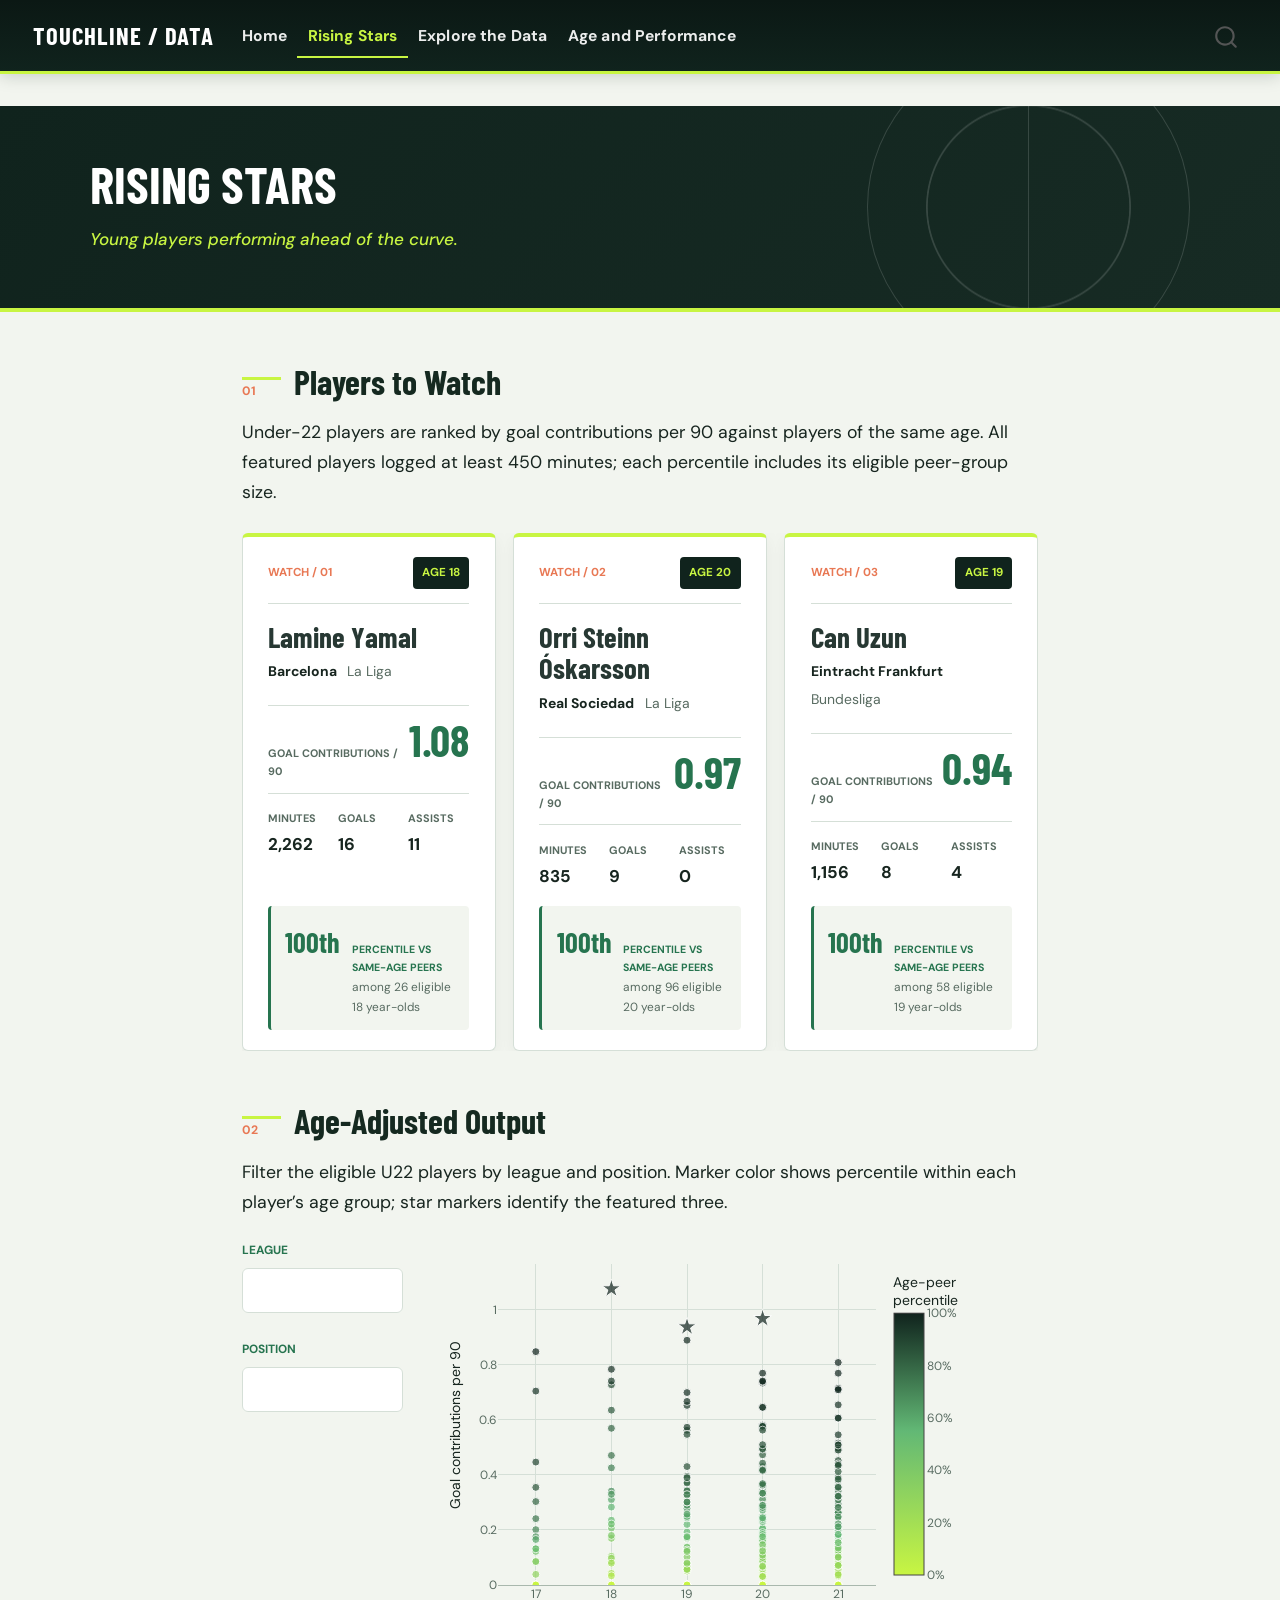
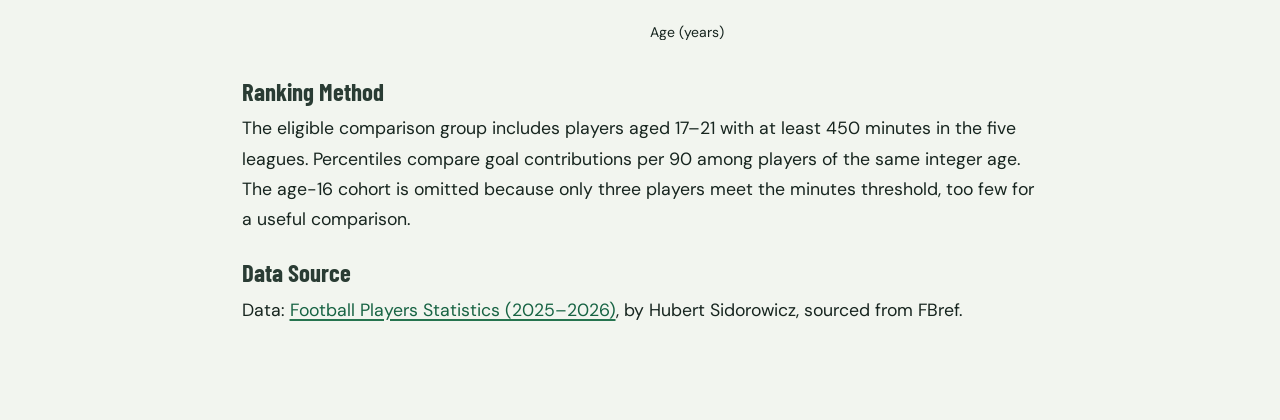
<file: docs/rising-stars.html>
<!DOCTYPE html>
<html xmlns="http://www.w3.org/1999/xhtml" lang="en" xml:lang="en"><head>

<meta charset="utf-8">
<meta name="generator" content="quarto-1.10.18">

<meta name="viewport" content="width=device-width, initial-scale=1.0, user-scalable=yes">


<title>RISING STARS – TOUCHLINE / DATA</title>
<style>
/* Default styles provided by pandoc.
** See https://pandoc.org/MANUAL.html#variables-for-html for config info.
*/
span.smallcaps{font-variant: small-caps;}
div.columns{display: flex; gap: 1.5em;}
div.column{flex: auto;}
@media screen {
div.columns{gap: min(4vw, 1.5em);}
div.column{overflow-x: auto;}
}
div.hanging-indent{margin-left: 1.5em; text-indent: -1.5em;}
ul.task-list{list-style: none;}
ul.task-list li input[type="checkbox"] {
  width: 0.8em;
  margin: 0 0.8em 0.2em -1em; /* quarto-specific, see https://github.com/quarto-dev/quarto-cli/issues/4556 */ 
  vertical-align: middle;
}
</style>


<script src="site_libs/quarto-nav/quarto-nav.js"></script>
<script src="site_libs/quarto-nav/headroom.min.js"></script>
<script src="site_libs/clipboard/clipboard.min.js"></script>
<script src="site_libs/quarto-search/autocomplete.umd.js"></script>
<script src="site_libs/quarto-search/fuse.min.js"></script>
<script src="site_libs/quarto-search/quarto-search.js"></script>
<meta name="quarto:offset" content="./">
<script src="site_libs/quarto-html/quarto.js" type="module"></script>
<script src="site_libs/quarto-html/tabsets/tabsets.js" type="module"></script>
<script src="site_libs/quarto-html/popper.min.js"></script>
<script src="site_libs/quarto-html/tippy.umd.min.js"></script>
<script src="site_libs/quarto-html/anchor.min.js"></script>
<link href="site_libs/quarto-html/tippy.css" rel="stylesheet">
<link href="site_libs/quarto-html/quarto-syntax-highlighting-64a204ab8560d761af7679ceaba22944.css" rel="stylesheet" id="quarto-text-highlighting-styles">
<script src="site_libs/bootstrap/bootstrap.min.js"></script>
<link href="site_libs/bootstrap/bootstrap-icons.css" rel="stylesheet">
<link href="site_libs/bootstrap/bootstrap-3eaf8885052e939fbbbe2bfb513fc417.min.css" rel="stylesheet" append-hash="true" id="quarto-bootstrap" data-mode="light">
<script id="quarto-search-options" type="application/json">{
  "location": "navbar",
  "copy-button": false,
  "collapse-after": 3,
  "panel-placement": "end",
  "type": "overlay",
  "limit": 50,
  "keyboard-shortcut": [
    "f",
    "/",
    "s"
  ],
  "show-item-context": false,
  "language": {
    "search-no-results-text": "No results",
    "search-matching-documents-text": "matching documents",
    "search-copy-link-title": "Copy link to search",
    "search-hide-matches-text": "Hide additional matches",
    "search-more-match-text": "more match in this document",
    "search-more-matches-text": "more matches in this document",
    "search-clear-button-title": "Clear",
    "search-text-placeholder": "",
    "search-detached-cancel-button-title": "Cancel",
    "search-submit-button-title": "Submit",
    "search-label": "Search"
  }
}</script>
<script src="site_libs/jquery-3.5.1/jquery.min.js"></script>
<link href="site_libs/selectize-0.12.4/css/selectize.bootstrap3.css" rel="stylesheet">
<script src="site_libs/selectize-0.12.4/js/selectize.min.js"></script>
<link href="site_libs/crosstalk-1.2.2/css/crosstalk.min.css" rel="stylesheet">
<script src="site_libs/crosstalk-1.2.2/js/crosstalk.min.js"></script>
<link href="site_libs/htmltools-fill-0.5.9/fill.css" rel="stylesheet">
<script src="site_libs/htmlwidgets-1.6.4/htmlwidgets.js"></script>
<script src="site_libs/plotly-binding-4.12.1/plotly.js"></script>
<script src="site_libs/typedarray-0.1/typedarray.min.js"></script>
<link href="site_libs/plotly-htmlwidgets-css-2.25.2/plotly-htmlwidgets.css" rel="stylesheet">
<script src="site_libs/plotly-main-2.25.2/plotly-latest.min.js"></script>
<meta name="viewport" content="width=device-width, initial-scale=1">
<link href="site_libs/bootstrap-grid-3.4.1/bootstrap-grid.min.css" rel="stylesheet">


<link rel="stylesheet" href="styles.css">
</head>

<body class="nav-fixed fullcontent quarto-light">

<div id="quarto-search-results"></div>
  <header id="quarto-header" class="headroom fixed-top">
    <nav class="navbar navbar-expand-lg " data-bs-theme="dark">
      <div class="navbar-container container-fluid">
      <div class="navbar-brand-container mx-auto">
    <a class="navbar-brand" href="./index.html">
    <span class="navbar-title">TOUCHLINE / DATA</span>
    </a>
  </div>
            <div id="quarto-search" class="" title="Search"></div>
          <button class="navbar-toggler" type="button" data-bs-toggle="collapse" data-bs-target="#navbarCollapse" aria-controls="navbarCollapse" role="menu" aria-expanded="false" aria-label="Toggle navigation" onclick="if (window.quartoToggleHeadroom) { window.quartoToggleHeadroom(); }">
  <span class="navbar-toggler-icon"></span>
</button>
          <div class="collapse navbar-collapse" id="navbarCollapse">
            <ul class="navbar-nav navbar-nav-scroll me-auto">
  <li class="nav-item">
    <a class="nav-link" href="./index.html"> 
<span class="menu-text">Home</span></a>
  </li>  
  <li class="nav-item">
    <a class="nav-link active" href="./rising-stars.html" aria-current="page"> 
<span class="menu-text">Rising Stars</span></a>
  </li>  
  <li class="nav-item">
    <a class="nav-link" href="./explore.html"> 
<span class="menu-text">Explore the Data</span></a>
  </li>  
  <li class="nav-item">
    <a class="nav-link" href="./story.html"> 
<span class="menu-text">Age and Performance</span></a>
  </li>  
</ul>
          </div> <!-- /navcollapse -->
            <div class="quarto-navbar-tools">
</div>
      </div> <!-- /container-fluid -->
    </nav>
</header>
<!-- content -->
<div id="quarto-content" class="quarto-container page-columns page-rows-contents page-layout-article page-navbar">
<!-- sidebar -->
<!-- margin-sidebar -->
    
<!-- main -->
<main class="content" id="quarto-document-content">

<header id="title-block-header" class="quarto-title-block default">
<div class="quarto-title">
<h1 class="title">RISING STARS</h1>
<p class="subtitle lead">Young players performing ahead of the curve.</p>
</div>



<div class="quarto-title-meta">

    
  
    
  </div>
  


</header>


<div class="rising-stars-page">
<section id="players-to-watch" class="level2">
<h2 class="anchored" data-anchor-id="players-to-watch">Players to Watch</h2>
<p>Under-22 players are ranked by goal contributions per 90 against players of the same age. All featured players logged at least 450 minutes; each percentile includes its eligible peer-group size.</p>
<div class="cell">
<div class="cell-output-display">
<article class="watch-card">
<div class="watch-card__topline">
<span class="watch-card__rank">WATCH / 01</span>
<span class="watch-card__age">AGE 18</span>
</div>
<h3 class="watch-card__name anchored">Lamine Yamal</h3>
<div class="watch-card__clubs">
<span class="watch-card__club">Barcelona</span>
<span class="watch-card__league">La Liga</span>
</div>
<div class="watch-card__rate">
<span>GOAL CONTRIBUTIONS / 90</span>
<strong>1.08</strong>
</div>
<div class="watch-card__facts">
<div class="watch-card__fact">
<span>MINUTES</span>
<strong>2,262</strong>
</div>
<div class="watch-card__fact">
<span>GOALS</span>
<strong>16</strong>
</div>
<div class="watch-card__fact">
<span>ASSISTS</span>
<strong>11</strong>
</div>
</div>
<div class="watch-card__benchmark">
<strong>100th</strong>
<span>PERCENTILE VS SAME-AGE PEERS</span>
<small>among 26 eligible 18 year-olds</small>
</div>
</article>
<article class="watch-card">
<div class="watch-card__topline">
<span class="watch-card__rank">WATCH / 02</span>
<span class="watch-card__age">AGE 20</span>
</div>
<h3 class="watch-card__name anchored">Orri Steinn Óskarsson</h3>
<div class="watch-card__clubs">
<span class="watch-card__club">Real Sociedad</span>
<span class="watch-card__league">La Liga</span>
</div>
<div class="watch-card__rate">
<span>GOAL CONTRIBUTIONS / 90</span>
<strong>0.97</strong>
</div>
<div class="watch-card__facts">
<div class="watch-card__fact">
<span>MINUTES</span>
<strong>835</strong>
</div>
<div class="watch-card__fact">
<span>GOALS</span>
<strong>9</strong>
</div>
<div class="watch-card__fact">
<span>ASSISTS</span>
<strong>0</strong>
</div>
</div>
<div class="watch-card__benchmark">
<strong>100th</strong>
<span>PERCENTILE VS SAME-AGE PEERS</span>
<small>among 96 eligible 20 year-olds</small>
</div>
</article>
<article class="watch-card">
<div class="watch-card__topline">
<span class="watch-card__rank">WATCH / 03</span>
<span class="watch-card__age">AGE 19</span>
</div>
<h3 class="watch-card__name anchored">Can Uzun</h3>
<div class="watch-card__clubs">
<span class="watch-card__club">Eintracht Frankfurt</span>
<span class="watch-card__league">Bundesliga</span>
</div>
<div class="watch-card__rate">
<span>GOAL CONTRIBUTIONS / 90</span>
<strong>0.94</strong>
</div>
<div class="watch-card__facts">
<div class="watch-card__fact">
<span>MINUTES</span>
<strong>1,156</strong>
</div>
<div class="watch-card__fact">
<span>GOALS</span>
<strong>8</strong>
</div>
<div class="watch-card__fact">
<span>ASSISTS</span>
<strong>4</strong>
</div>
</div>
<div class="watch-card__benchmark">
<strong>100th</strong>
<span>PERCENTILE VS SAME-AGE PEERS</span>
<small>among 58 eligible 19 year-olds</small>
</div>
</article>
</div>
</div>
</section>
<section id="age-adjusted-output" class="level2">
<h2 class="anchored" data-anchor-id="age-adjusted-output">Age-Adjusted Output</h2>
<p>Filter the eligible U22 players by league and position. Marker color shows percentile within each player’s age group; star markers identify the featured three.</p>
<div class="cell">
<div class="cell-output-display no-overflow-x">
<div class="container-fluid crosstalk-bscols">
<div class="row">
<div class="col-xs-3">
<div id="rising_league_filter" class="form-group crosstalk-input-select crosstalk-input">
<label class="control-label" for="rising_league_filter">League</label>
<div>
<select multiple=""></select>
<script type="application/json" data-for="rising_league_filter">{
  "items": {
    "value": ["Bundesliga", "La Liga", "Ligue 1", "Premier League", "Serie A"],
    "label": ["Bundesliga", "La Liga", "Ligue 1", "Premier League", "Serie A"]
  },
  "map": {
    "Bundesliga": ["Ayoube Amaimouni Echghouyab Eintracht Frankfurt 20", "Ilyas Ansah Union Berlin 20", "Leon Avdullahu Hoffenheim 21", "Mio Backhaus Werder Bremen 21", "Noahkai Banks Augsburg 18", "Ezechiel Banzuzi RB Leipzig 20", "Hannes Behrens Heidenheim 20", "Jobe Bellingham Dortmund 19", "Jeanuël Belocian Wolfsburg 20", "Tom Bischof Bayern Munich 20", "Badredine Bouanani Stuttgart 20", "Livan Burcu Union Berlin 20", "El Chadaille Bitshiabu RB Leipzig 20", "Chema Stuttgart 20", "Fabio Chiarodia Gladbach 20", "Carney Chukwuemeka Dortmund 21", "Nnamdi Collins Eintracht Frankfurt 21", "Abdoul Coulibaly Werder Bremen 18", "Montrell Culbreath Leverkusen 17", "Adam Daghim Wolfsburg 19", "Rav van den Berg Köln 21", "Yan Diomandé RB Leipzig 18", "Damion Downs Hamburger SV 21", "Max Finkgräfe RB Leipzig 21", "Brajan Gruda RB Leipzig 21", "Conrad Harder RB Leipzig 20", "Oscar Højlund Eintracht Frankfurt 20", "Arijon Ibrahimović Heidenheim 19", "Finn Jeltsch Stuttgart 19", "Anton Kade Augsburg 21", "Lennart Karl Bayern Munich 17", "Aljoscha Kemlein Union Berlin 20", "Bilal El Khannouss Stuttgart 21", "Christian Kofane Leverkusen 19", "Mert Kömür Augsburg 20", "Konstantinos Koulierakis Wolfsburg 21", "Sael Kumbedi Wolfsburg 20", "Hugo Larsson Eintracht Frankfurt 21", "Said El Mala Köln 18", "Johan Manzambi Freiburg 19", "Jean Mattéo Bahoya Eintracht Frankfurt 20", "Ibrahim Maza Leverkusen 19", "Samuel Mbangula Werder Bremen 21", "William Mikelbrencis Hamburger SV 21", "Jovan Milošević Werder Bremen 20", "Antonio Nusa RB Leipzig 20", "Ifechukwu Ogbus Freiburg 19", "Assan Ouedraogo RB Leipzig 19", "Aleksandar Pavlovic Bayern Munich 21", "Dženan Pejčinović Wolfsburg 20", "Ernest Poku Leverkusen 21", "Kacper Potulski Mainz 05 17", "Leopold Querfeld Union Berlin 21", "Luca Reggiani Dortmund 17", "Rodrigo Ribeiro Augsburg 20", "Tom Rothe Union Berlin 20", "Jahmai Simpson-Pusey Köln 19", "Keke Topp Werder Bremen 21", "Bazoumana Touré Hoffenheim 19", "Lukas Ullrich Gladbach 21", "Jonas Urbig Bayern Munich 21", "Can Uzun Eintracht Frankfurt 19", "Luka Vušković Hamburger SV 18", "Nelson Weiper Mainz 05 20", "Aaron Zehnter Wolfsburg 20"],
    "La Liga": ["Jones El-Abdellaoui Celta Vigo 19", "Ilias Akhomach Rayo Vallecano 21", "Carlos Álvarez Levante 21", "Yaser Asprilla Girona 21", "Alejandro Balde Barcelona 21", "Roony Bardghji Barcelona 19", "Marc Bernal Barcelona 18", "Marc Casado Barcelona 21", "Paco Cortés Levante 17", "Pau Cubarsí Barcelona 18", "Davinchi Getafe 17", "Claudio Echeverri Girona 19", "Carlos Espí Levante 20", "Karl Etta Eyong Levante 21", "Thiago Fernández Oviedo 21", "Héctor Fort Elche 18", "Gonzalo García Real Madrid 21", "Gavi Barcelona 20", "Arda Güler Real Madrid 20", "Omar El Hilali Espanyol 21", "Dean Huijsen Real Madrid 20", "Mikel Jauregizar Athletic Club 21", "Mateo Joseph Mallorca 21", "Yoel Lago Celta Vigo 21", "Youssef Lekhedim Alavés 19", "Adrián Liso Getafe 20", "Fer López Celta Vigo 21", "Jon Martin Real Sociedad 19", "Mario Martín Getafe 21", "Franco Mastantuono Real Madrid 17", "Alan Matturro Levante 20", "Rodrigo Mendoza Elche 20", "Nobel Mendy Rayo Vallecano 20", "Alberto Moleiro Villarreal 21", "Matias Moreno Levante 21", "Pau Navarro Villarreal 20", "Ángel Ortíz Real Betis 21", "Thiago Pinar Real Madrid 17", "Vitor Reis Girona 19", "Joel Roca Girona 20", "Álvaro Rodríguez Elche 21", "Juanlu Sánchez Sevilla 21", "Buba Sangaré Elche 17", "Hugo Sotelo Celta Vigo 21", "Orri Steinn Óskarsson Real Sociedad 20", "Williot Swedberg Celta Vigo 21", "Kareem Tunde Levante 19", "Obed Vargas Atlético Madrid 19", "Jan Virgili Mallorca 19", "Lamine Yamal Barcelona 18"],
    "Ligue 1": ["Abdelhamid Ait Boudlal Rennes 19", "Mohamed Ali Cho Nice 21", "Samuel Amo-Ameyaw Strasbourg 19", "Dehmaine Assoumani Nantes 20", "Arthur Avom Lorient 20", "Samson Baidoo Lens 21", "Aladji Bamba Monaco 19", "Valentín Barco Strasbourg 21", "Lucas Beraldo Paris Saint-Germain 21", "Ayyoub Bouaddi Lille 17", "Kaïl Boudache Nice 19", "Andrija Bulatović Lens 18", "Lamine Camara Monaco 21", "Nidal Celik Lens 19", "Sidiki Cherif Angers 18", "Djaoui Cissé Rennes 21", "Diego Coppola Paris FC 21", "Mamadou Coulibaly Monaco 21", "Soumaïla Coulibaly Brest 21", "Kévin Danois Auxerre 21", "Pape Demba Diop Toulouse 21", "Désiré Doué Paris Saint-Germain 20", "Simon Ebonog Le Havre 20", "Jacques Ekomie Angers 21", "Emersonn Toulouse 21", "Julio Enciso Strasbourg 21", "Endrick Lyon 19", "Abdoulaye Faye Lorient 20", "Dro Fernández Paris Saint-Germain 17", "Matias Fernandez-Pardo Lille 20", "Malick Fofana Lyon 20", "Rayan Fofana Lens 19", "Ismaëlo Ganiou Lens 20", "Rafael Gonçalves Strasbourg 20", "Lucas Gourna-Douath Le Havre 21", "Bahereba Guirassy Nantes 18", "Santiago Hidalgo Toulouse 20", "Lucas Høgsberg Strasbourg 19", "Jérémy Jacquet Rennes 20", "Abdulai Juma Bah Nice 19", "Dermane Karim Lorient 21", "Luca Koleosho Paris FC 20", "Arsène Kouassi Lorient 20", "Seny Koumbassa Toulouse 18", "Félix Lemaréchal Strasbourg 21", "Louis Leroux Nantes 19", "Marius Louer Angers 18", "Lanroy Machine Angers 19", "Rudy Matondo Paris FC 17", "Rudy Matondo Auxerre 17", "Christian Mawissa Monaco 20", "Senny Mayulu Paris Saint-Germain 19", "Ethan Mbappé Lille 18", "Ibrahim Mbaye Paris Saint-Germain 17", "Pathé Mboup Brest 21", "Kader Meïté Rennes 17", "Antoine Mendy Nice 21", "Khalis Merah Lyon 18", "Dayann Methalie Toulouse 19", "Afonso Moreira Lyon 20", "Diego Moreira Strasbourg 20", "Samir El Mourabet Strasbourg 19", "Ngal'Ayel Mukau Lille 20", "Bilal Nadir Marseille 21", "Mahamadou Nagida Rennes 20", "Noah Nartey Lyon 19", "João Neves Paris Saint-Germain 20", "Ibrahim Osman Auxerre 20", "Abdoul Ouattara Strasbourg 19", "Kassoum Ouattara Monaco 20", "Mike Penders Strasbourg 20", "Kojo Peprah Oppong Nice 21", "Prosper Peter Angers 17", "Guillaume Restes Toulouse 20", "Robin Risser Lens 20", "Ibou Sané Metz 20", "Sadibou Sané Metz 21", "Nhoa Sangui Paris FC 19", "Mamadou Sarr Strasbourg 19", "Mario Sauer Toulouse 21", "Tylel Tati Nantes 17", "Alpha Touré Metz 19", "Arthur Vermeeren Marseille 20", "Alexis Vossah Toulouse 17", "Gessime Yassine Strasbourg 19", "Warren Zaïre-Emery Paris Saint-Germain 19"],
    "Premier League": ["Joshua Acheampong Chelsea 19", "Harrison Armstrong Everton 18", "Yasin Ayari Brighton 21", "Carlos Baleba Brighton 21", "Lucas Bergvall Tottenham Hotspur 19", "Lamare Bogarde Aston Villa 21", "Jaydee Canvot Crystal Palace 19", "Rayan Cherki Manchester City 21", "Jair Cunha Nottingham Forest 20", "Justin Devenny Crystal Palace 21", "Habib Diarra Sunderland 21", "El Hadji Malick Diouf West Ham United 20", "Patrick Dorgu Manchester Utd 20", "Mateus Fernandes West Ham United 21", "Alejandro Garnacho Chelsea 21", "Jamie Gittens Chelsea 20", "Wilfried Gnonto Leeds United 21", "Archie Gray Tottenham Hotspur 19", "Brajan Gruda Brighton 21", "Lewis Hall Newcastle United 20", "Jorrel Hato Chelsea 19", "Ayden Heaven Manchester Utd 18", "Jack Hinshelwood Brighton 20", "Omari Hutchinson Nottingham Forest 21", "Álex Jiménez Bournemouth 20", "Eli Junior Kroupi Bournemouth 19", "Michael Kayode Brentford 21", "Milos Kerkez Liverpool 21", "Abdukodir Khusanov Manchester City 21", "Joshua King Fulham 18", "Myles Lewis-Skelly Arsenal 18", "Soungoutou Magassa West Ham United 21", "Kobbie Mainoo Manchester Utd 20", "Mateus Mane Wolves 17", "Eliezer Mayenda Sunderland 20", "Lewis Miley Newcastle United 19", "Yankuba Minteh Brighton 21", "Cristhian Mosquera Arsenal 21", "Wilson Odobert Tottenham Hotspur 20", "William Osula Newcastle United 21", "Nico O’Reilly Manchester City 20", "Pablo West Ham United 21", "Freddie Potts West Ham United 21", "Rayan Bournemouth 18", "Chris Rigg Sunderland 18", "Noah Sadiki Sunderland 20", "Andrey Santos Chelsea 21", "Sávio Manchester City 21", "Oliver Scarles West Ham United 19", "Alex Scott Bournemouth 21", "Chemsdine Talbi Sunderland 20", "Loum Tchaouna Burnley 21", "Mathys Tel Tottenham Hotspur 20", "Lesley Ugochukwu Burnley 21", "Adam Wharton Crystal Palace 21", "Estêvão Willian Chelsea 18", "Yehor Yarmoliuk Brentford 21", "Leny Yoro Manchester Utd 19"],
    "Serie A": ["Jayden Addai Como 19", "Honest Ahanor Atalanta 17", "Ebenezer Akinsanmiro Pisa 20", "Amorim Genoa 20", "Samuele Angori Pisa 21", "Zachary Athekame Milan 20", "Davide Bartesaghi Milan 19", "Reda Belahyane Lazio 21", "Medon Berisha Lecce 21", "Lorenzo Bernasconi Atalanta 21", "Warren Bondo Cremonese 21", "Ange-Yoan Bonny Inter 21", "Rosen Bozhinov Pisa 20", "Sascha Britschgi Parma 18", "Francesco Camarda Lecce 17", "Santiago Castro Bologna 20", "Alessandro Circati Parma 21", "Pietro Comuzzo Fiorentina 20", "Francesco Coppola Pisa 20", "Assane Diao Como 19", "Benjamín Domínguez Bologna 21", "Jeff Ekhator Genoa 18", "Francesco Esposito Inter 20", "Evan Ferguson Roma 20", "Niccolò Fortini Fiorentina 19", "Tiago Gabriel Lecce 20", "Gvidas Gineitis Torino 21", "Giovane Hellas Verona 21", "Eivind Helland Bologna 20", "Riyad Idrissi Cagliari 20", "Emirhan İlkhan Torino 21", "Semih Kılıçsoy Cagliari 19", "Luca Lipani Sassuolo 20", "Mathias Løvik Parma 21", "Luca Marianucci Torino 21", "Henrik Meister Pisa 21", "Lennon Miller Udinese 18", "Fabio Miretti Juventus 21", "Edoardo Motta Lazio 20", "Cher Ndour Fiorentina 21", "Oumar Ngom Lecce 21", "Brooke Norton-Cuffy Genoa 21", "Rafel Obrador Torino 21", "Christian Ordoñez Parma 21", "Sebastian Otoa Genoa 21", "Marco Palestra Cagliari 20", "Nicolás Paz Como 20", "Niccolò Pisilli Roma 20", "Matteo Prati Torino 21", "Matteo Prati Cagliari 21", "Jacobo Ramón Como 20", "Jesus Rodríguez Como 19", "Juan Rodríguez Cagliari 20", "Giorgio Scalvini Atalanta 21", "Petar Sucic Inter 21", "Álex Valle Como 21", "Cristian Volpato Sassuolo 21", "İsak Vural Pisa 19", "Wesley Roma 21", "Kenan Yıldız Juventus 20", "Jan Ziółkowski Roma 20"]
  },
  "group": ["rising-stars"]
}</script>
</div>
</div>
<div id="rising_position_filter" class="form-group crosstalk-input-select crosstalk-input">
<label class="control-label" for="rising_position_filter">Position</label>
<div>
<select multiple=""></select>
<script type="application/json" data-for="rising_position_filter">{
  "items": {
    "value": ["Defenders", "Forwards", "Goalkeepers", "Midfielders"],
    "label": ["Defenders", "Forwards", "Goalkeepers", "Midfielders"]
  },
  "map": {
    "Defenders": ["Joshua Acheampong Chelsea 19", "Honest Ahanor Atalanta 17", "Abdelhamid Ait Boudlal Rennes 19", "Samson Baidoo Lens 21", "Alejandro Balde Barcelona 21", "Noahkai Banks Augsburg 18", "Hannes Behrens Heidenheim 20", "Jeanuël Belocian Wolfsburg 20", "Lucas Beraldo Paris Saint-Germain 21", "Tom Bischof Bayern Munich 20", "Rosen Bozhinov Pisa 20", "Jaydee Canvot Crystal Palace 19", "Nidal Celik Lens 19", "El Chadaille Bitshiabu RB Leipzig 20", "Fabio Chiarodia Gladbach 20", "Alessandro Circati Parma 21", "Nnamdi Collins Eintracht Frankfurt 21", "Pietro Comuzzo Fiorentina 20", "Diego Coppola Paris FC 21", "Francesco Coppola Pisa 20", "Abdoul Coulibaly Werder Bremen 18", "Soumaïla Coulibaly Brest 21", "Pau Cubarsí Barcelona 18", "Jair Cunha Nottingham Forest 20", "Davinchi Getafe 17", "Rav van den Berg Köln 21", "El Hadji Malick Diouf West Ham United 20", "Jacques Ekomie Angers 21", "Abdoulaye Faye Lorient 20", "Max Finkgräfe RB Leipzig 21", "Héctor Fort Elche 18", "Tiago Gabriel Lecce 20", "Ismaëlo Ganiou Lens 20", "Lewis Hall Newcastle United 20", "Jorrel Hato Chelsea 19", "Ayden Heaven Manchester Utd 18", "Eivind Helland Bologna 20", "Omar El Hilali Espanyol 21", "Dean Huijsen Real Madrid 20", "Lucas Høgsberg Strasbourg 19", "Jérémy Jacquet Rennes 20", "Finn Jeltsch Stuttgart 19", "Álex Jiménez Bournemouth 20", "Abdulai Juma Bah Nice 19", "Michael Kayode Brentford 21", "Milos Kerkez Liverpool 21", "Abdukodir Khusanov Manchester City 21", "Konstantinos Koulierakis Wolfsburg 21", "Seny Koumbassa Toulouse 18", "Sael Kumbedi Wolfsburg 20", "Yoel Lago Celta Vigo 21", "Youssef Lekhedim Alavés 19", "Marius Louer Angers 18", "Luca Marianucci Torino 21", "Jon Martin Real Sociedad 19", "Alan Matturro Levante 20", "Christian Mawissa Monaco 20", "Antoine Mendy Nice 21", "Nobel Mendy Rayo Vallecano 20", "Matias Moreno Levante 21", "Cristhian Mosquera Arsenal 21", "Mahamadou Nagida Rennes 20", "Pau Navarro Villarreal 20", "Ifechukwu Ogbus Freiburg 19", "Ángel Ortíz Real Betis 21", "Sebastian Otoa Genoa 21", "Nico O’Reilly Manchester City 20", "Kojo Peprah Oppong Nice 21", "Kacper Potulski Mainz 05 17", "Leopold Querfeld Union Berlin 21", "Jacobo Ramón Como 20", "Luca Reggiani Dortmund 17", "Vitor Reis Girona 19", "Juan Rodríguez Cagliari 20", "Sadibou Sané Metz 21", "Buba Sangaré Elche 17", "Nhoa Sangui Paris FC 19", "Mamadou Sarr Strasbourg 19", "Giorgio Scalvini Atalanta 21", "Oliver Scarles West Ham United 19", "Jahmai Simpson-Pusey Köln 19", "Tylel Tati Nantes 17", "Lukas Ullrich Gladbach 21", "Álex Valle Como 21", "Luka Vušković Hamburger SV 18", "Leny Yoro Manchester Utd 19", "Warren Zaïre-Emery Paris Saint-Germain 19", "Aaron Zehnter Wolfsburg 20", "Jan Ziółkowski Roma 20"],
    "Forwards": ["Mohamed Ali Cho Nice 21", "Yaser Asprilla Girona 21", "Ange-Yoan Bonny Inter 21", "Francesco Camarda Lecce 17", "Santiago Castro Bologna 20", "Sidiki Cherif Angers 18", "Yan Diomandé RB Leipzig 18", "Désiré Doué Paris Saint-Germain 20", "Damion Downs Hamburger SV 21", "Claudio Echeverri Girona 19", "Jeff Ekhator Genoa 18", "Emersonn Toulouse 21", "Endrick Lyon 19", "Carlos Espí Levante 20", "Francesco Esposito Inter 20", "Karl Etta Eyong Levante 21", "Evan Ferguson Roma 20", "Matias Fernandez-Pardo Lille 20", "Rayan Fofana Lens 19", "Gonzalo García Real Madrid 21", "Giovane Hellas Verona 21", "Wilfried Gnonto Leeds United 21", "Bahereba Guirassy Nantes 18", "Conrad Harder RB Leipzig 20", "Semih Kılıçsoy Cagliari 19", "Christian Kofane Leverkusen 19", "Adrián Liso Getafe 20", "Lanroy Machine Angers 19", "Said El Mala Köln 18", "Eliezer Mayenda Sunderland 20", "Ibrahim Mbaye Paris Saint-Germain 17", "Henrik Meister Pisa 21", "Kader Meïté Rennes 17", "Jovan Milošević Werder Bremen 20", "Antonio Nusa RB Leipzig 20", "William Osula Newcastle United 21", "Dženan Pejčinović Wolfsburg 20", "Prosper Peter Angers 17", "Rodrigo Ribeiro Augsburg 20", "Álvaro Rodríguez Elche 21", "Ibou Sané Metz 20", "Orri Steinn Óskarsson Real Sociedad 20", "Williot Swedberg Celta Vigo 21", "Keke Topp Werder Bremen 21", "Cristian Volpato Sassuolo 21", "Nelson Weiper Mainz 05 20"],
    "Goalkeepers": ["Mio Backhaus Werder Bremen 21", "Edoardo Motta Lazio 20", "Mike Penders Strasbourg 20", "Guillaume Restes Toulouse 20", "Robin Risser Lens 20", "Jonas Urbig Bayern Munich 21"],
    "Midfielders": ["Jones El-Abdellaoui Celta Vigo 19", "Jayden Addai Como 19", "Ilias Akhomach Rayo Vallecano 21", "Ebenezer Akinsanmiro Pisa 20", "Carlos Álvarez Levante 21", "Ayoube Amaimouni Echghouyab Eintracht Frankfurt 20", "Samuel Amo-Ameyaw Strasbourg 19", "Amorim Genoa 20", "Samuele Angori Pisa 21", "Ilyas Ansah Union Berlin 20", "Harrison Armstrong Everton 18", "Dehmaine Assoumani Nantes 20", "Zachary Athekame Milan 20", "Leon Avdullahu Hoffenheim 21", "Arthur Avom Lorient 20", "Yasin Ayari Brighton 21", "Carlos Baleba Brighton 21", "Aladji Bamba Monaco 19", "Ezechiel Banzuzi RB Leipzig 20", "Valentín Barco Strasbourg 21", "Roony Bardghji Barcelona 19", "Davide Bartesaghi Milan 19", "Reda Belahyane Lazio 21", "Jobe Bellingham Dortmund 19", "Lucas Bergvall Tottenham Hotspur 19", "Medon Berisha Lecce 21", "Marc Bernal Barcelona 18", "Lorenzo Bernasconi Atalanta 21", "Lamare Bogarde Aston Villa 21", "Warren Bondo Cremonese 21", "Ayyoub Bouaddi Lille 17", "Badredine Bouanani Stuttgart 20", "Kaïl Boudache Nice 19", "Sascha Britschgi Parma 18", "Andrija Bulatović Lens 18", "Livan Burcu Union Berlin 20", "Lamine Camara Monaco 21", "Marc Casado Barcelona 21", "Chema Stuttgart 20", "Rayan Cherki Manchester City 21", "Carney Chukwuemeka Dortmund 21", "Djaoui Cissé Rennes 21", "Paco Cortés Levante 17", "Mamadou Coulibaly Monaco 21", "Montrell Culbreath Leverkusen 17", "Adam Daghim Wolfsburg 19", "Kévin Danois Auxerre 21", "Pape Demba Diop Toulouse 21", "Justin Devenny Crystal Palace 21", "Assane Diao Como 19", "Habib Diarra Sunderland 21", "Benjamín Domínguez Bologna 21", "Patrick Dorgu Manchester Utd 20", "Simon Ebonog Le Havre 20", "Julio Enciso Strasbourg 21", "Mateus Fernandes West Ham United 21", "Dro Fernández Paris Saint-Germain 17", "Thiago Fernández Oviedo 21", "Malick Fofana Lyon 20", "Niccolò Fortini Fiorentina 19", "Alejandro Garnacho Chelsea 21", "Gavi Barcelona 20", "Gvidas Gineitis Torino 21", "Jamie Gittens Chelsea 20", "Rafael Gonçalves Strasbourg 20", "Lucas Gourna-Douath Le Havre 21", "Archie Gray Tottenham Hotspur 19", "Brajan Gruda RB Leipzig 21", "Brajan Gruda Brighton 21", "Arda Güler Real Madrid 20", "Santiago Hidalgo Toulouse 20", "Jack Hinshelwood Brighton 20", "Omari Hutchinson Nottingham Forest 21", "Oscar Højlund Eintracht Frankfurt 20", "Arijon Ibrahimović Heidenheim 19", "Riyad Idrissi Cagliari 20", "Emirhan İlkhan Torino 21", "Mikel Jauregizar Athletic Club 21", "Mateo Joseph Mallorca 21", "Eli Junior Kroupi Bournemouth 19", "Anton Kade Augsburg 21", "Dermane Karim Lorient 21", "Lennart Karl Bayern Munich 17", "Aljoscha Kemlein Union Berlin 20", "Bilal El Khannouss Stuttgart 21", "Joshua King Fulham 18", "Luca Koleosho Paris FC 20", "Mert Kömür Augsburg 20", "Arsène Kouassi Lorient 20", "Hugo Larsson Eintracht Frankfurt 21", "Félix Lemaréchal Strasbourg 21", "Louis Leroux Nantes 19", "Myles Lewis-Skelly Arsenal 18", "Luca Lipani Sassuolo 20", "Fer López Celta Vigo 21", "Mathias Løvik Parma 21", "Soungoutou Magassa West Ham United 21", "Kobbie Mainoo Manchester Utd 20", "Mateus Mane Wolves 17", "Johan Manzambi Freiburg 19", "Mario Martín Getafe 21", "Franco Mastantuono Real Madrid 17", "Rudy Matondo Paris FC 17", "Rudy Matondo Auxerre 17", "Jean Mattéo Bahoya Eintracht Frankfurt 20", "Senny Mayulu Paris Saint-Germain 19", "Ibrahim Maza Leverkusen 19", "Samuel Mbangula Werder Bremen 21", "Ethan Mbappé Lille 18", "Pathé Mboup Brest 21", "Rodrigo Mendoza Elche 20", "Khalis Merah Lyon 18", "Dayann Methalie Toulouse 19", "William Mikelbrencis Hamburger SV 21", "Lewis Miley Newcastle United 19", "Lennon Miller Udinese 18", "Yankuba Minteh Brighton 21", "Fabio Miretti Juventus 21", "Alberto Moleiro Villarreal 21", "Afonso Moreira Lyon 20", "Diego Moreira Strasbourg 20", "Samir El Mourabet Strasbourg 19", "Ngal'Ayel Mukau Lille 20", "Bilal Nadir Marseille 21", "Noah Nartey Lyon 19", "Cher Ndour Fiorentina 21", "João Neves Paris Saint-Germain 20", "Oumar Ngom Lecce 21", "Brooke Norton-Cuffy Genoa 21", "Rafel Obrador Torino 21", "Wilson Odobert Tottenham Hotspur 20", "Christian Ordoñez Parma 21", "Ibrahim Osman Auxerre 20", "Abdoul Ouattara Strasbourg 19", "Kassoum Ouattara Monaco 20", "Assan Ouedraogo RB Leipzig 19", "Pablo West Ham United 21", "Marco Palestra Cagliari 20", "Aleksandar Pavlovic Bayern Munich 21", "Nicolás Paz Como 20", "Thiago Pinar Real Madrid 17", "Niccolò Pisilli Roma 20", "Ernest Poku Leverkusen 21", "Freddie Potts West Ham United 21", "Matteo Prati Torino 21", "Matteo Prati Cagliari 21", "Rayan Bournemouth 18", "Chris Rigg Sunderland 18", "Joel Roca Girona 20", "Jesus Rodríguez Como 19", "Tom Rothe Union Berlin 20", "Noah Sadiki Sunderland 20", "Juanlu Sánchez Sevilla 21", "Andrey Santos Chelsea 21", "Mario Sauer Toulouse 21", "Sávio Manchester City 21", "Alex Scott Bournemouth 21", "Hugo Sotelo Celta Vigo 21", "Petar Sucic Inter 21", "Chemsdine Talbi Sunderland 20", "Loum Tchaouna Burnley 21", "Mathys Tel Tottenham Hotspur 20", "Alpha Touré Metz 19", "Bazoumana Touré Hoffenheim 19", "Kareem Tunde Levante 19", "Lesley Ugochukwu Burnley 21", "Can Uzun Eintracht Frankfurt 19", "Obed Vargas Atlético Madrid 19", "Arthur Vermeeren Marseille 20", "Jan Virgili Mallorca 19", "Alexis Vossah Toulouse 17", "İsak Vural Pisa 19", "Wesley Roma 21", "Adam Wharton Crystal Palace 21", "Estêvão Willian Chelsea 18", "Lamine Yamal Barcelona 18", "Yehor Yarmoliuk Brentford 21", "Gessime Yassine Strasbourg 19", "Kenan Yıldız Juventus 20"]
  },
  "group": ["rising-stars"]
}</script>
</div>
</div>
</div>
<div class="col-xs-9">
<div class="plotly html-widget html-fill-item" id="htmlwidget-19dd7b8b25b7759982af" style="width:100%;height:400px;"></div>
<script type="application/json" data-for="htmlwidget-19dd7b8b25b7759982af">{"x":{"visdat":{"652921b28801":["function () ","plotlyVisDat"]},"cur_data":"652921b28801","attrs":{"652921b28801":{"x":{},"y":{},"mode":"markers","marker":{"size":{},"symbol":{},"color":{},"colorscale":[["0","#c8f542"],["0.55","#62b875"],["1","#10231d"]],"cmin":0,"cmax":1,"line":{"color":"#ffffff","width":1},"colorbar":{"title":"Age-peer<br>percentile","tickformat":".0%","tickfont":{"color":"#586b61"}}},"text":{},"hoverinfo":"text","alpha_stroke":1,"sizes":[10,100],"spans":[1,20],"type":"scatter"}},"layout":{"margin":{"b":55,"l":65,"t":24,"r":20},"xaxis":{"domain":[0,1],"automargin":true,"title":"Age (years)","dtick":1,"range":[16.5,21.5],"gridcolor":"#d5dfd7","zerolinecolor":"#a9b8ad","tickfont":{"color":"#586b61"}},"yaxis":{"domain":[0,1],"automargin":true,"title":"Goal contributions per 90","rangemode":"tozero","gridcolor":"#d5dfd7","zerolinecolor":"#a9b8ad","tickfont":{"color":"#586b61"}},"hovermode":"closest","showlegend":false,"plot_bgcolor":"#f2f5ef","paper_bgcolor":"#f2f5ef","font":{"family":"DM Sans, sans-serif","color":"#17251f","size":12},"hoverlabel":{"bgcolor":"#10231d","bordercolor":"#c8f542","font":{"color":"#ffffff","family":"DM Sans, sans-serif"}},"dragmode":"zoom"},"source":"A","config":{"modeBarButtonsToAdd":["hoverclosest","hovercompare"],"showSendToCloud":false},"data":[{"x":[19,19,19,17,19,21,20,21,21,20,19,20,21,20,18,21,20,20,21,20,21,21,21,21,21,19,18,20,21,19,19,20,21,19,20,21,19,21,18,21,20,21,21,21,17,20,19,20,18,18,20,21,17,19,21,20,19,20,20,18,21,20,21,21,21,21,20,21,20,17,18,21,21,18,17,20,19,21,17,21,21,21,19,21,18,20,21,20,20,21,20,19,18,21,21,21,19,20,20,21,20,20,21,17,21,20,21,20,19,18,19,20,20,21,21,20,21,21,20,21,20,21,19,21,21,18,20,20,20,19,18,20,20,21,20,20,21,19,20,19,20,21,20,21,19,20,21,19,19,21,21,17,21,20,21,21,21,19,18,19,20,20,20,21,18,20,21,21,19,21,19,18,20,20,21,18,21,19,21,20,18,17,19,21,19,21,17,17,17,20,20,20,20,19,19,21,18,17,21,21,17,20,21,20,18,19,21,19,18,20,21,21,21,20,20,21,21,20,19,20,21,20,19,20,21,20,21,21,20,21,20,19,21,21,20,21,21,19,20,19,20,21,20,21,20,20,20,21,17,17,20,21,21,17,21,21,21,20,18,17,19,20,20,18,20,20,21,19,20,20,20,21,20,21,17,19,21,19,21,21,21,19,21,19,21,20,21,21,20,17,21,20,21,19,19,19,21,21,21,19,21,19,20,19,21,17,19,18,20,21,21,18,18,21,19,20,19,19,20,20],"y":[0.26315789473684209,0.13513513513513511,0.39473684210526316,0,0.19230769230769232,0.12658227848101264,0.0625,0.3783783783783784,0.19047619047619047,0.76923076923076927,0.34482758620689657,0,0.069204152249134954,0.2857142857142857,0,0,0.070422535211267609,0.43010752688172038,0.031746031746031744,0.1276595744680851,0.28037383177570097,0,0.14778325123152708,0.096153846153846145,0,0.21978021978021978,0.10416666666666667,0.15151515151515152,0.24896265560165973,0.27777777777777779,0.073800738007380073,0.20547945205479454,0.29411764705882354,0.050505050505050504,0.071942446043165464,0.17241379310344829,0.37383177570093462,0.51546391752577325,0.34090909090909088,0.17142857142857143,0.41379310344827586,0,0,0.70866141732283472,0.03875968992248062,0,0.16949152542372881,0,0.085836909871244635,0.47058823529411764,0.27777777777777779,0.34146341463414637,0.13157894736842105,0,0.090909090909090912,0.34351145038167941,0,0,0.20547945205479454,0.31007751937984496,0.80808080808080807,0,0.19607843137254904,0.033783783783783779,0,0.17964071856287425,0.053191489361702128,0.15384615384615385,0,0,0.042372881355932202,0.39215686274509803,0,0.033333333333333333,0.12195121951219513,0,0.32894736842105265,0.12738853503184713,0,0.21276595744680851,0.079365079365079361,0.11363636363636363,0.25210084033613445,0.25641025641025644,0.72727272727272729,0.16611295681063123,0.49180327868852464,0.49689440993788814,0.73333333333333328,0,0.05128205128205128,0.28985507246376813,0.28301886792452829,0,0.4519774011299435,0.43062200956937802,0.88888888888888884,0.73825503355704691,0.5714285714285714,0.50955414012738853,0,0.58139534883720934,0.20895522388059701,0.13157894736842105,0.43956043956043955,0.49429657794676807,0.35714285714285715,0.36144578313253006,0.56179775280898869,0.7407407407407407,0,0.055865921787709501,0.13392857142857142,0.65420560747663559,0.3546099290780142,0.15625,0.05128205128205128,0.41176470588235292,0.36363636363636365,0.16666666666666666,0.15384615384615385,0,0.24390243902439027,0.7142857142857143,0.25,0.32967032967032966,0.5803571428571429,0.082644628099173556,0.57692307692307687,0,0.097087378640776698,0,0.64516129032258063,0.063694267515923567,0.36269430051813473,0.17699115044247787,0.31914893617021273,0,0.16528925619834711,0.24896265560165973,0.22988505747126439,0.27027027027027029,0,0.063492063492063489,0.059523809523809521,0.038910505836575876,0.26455026455026459,0,0.69892473118279563,0.30927835051546393,0.19736842105263158,0.70422535211267612,0.055248618784530384,0.091743119266055037,0.1195219123505976,0.49723756906077343,0,0.37037037037037035,0.20689655172413793,0.65217391304347827,0.64516129032258063,0.36809815950920244,0.27681660899653981,0.18115942028985507,0.16949152542372881,0.25,0,0.19900497512437809,0.067567567567567557,0.32258064516129031,0.125,0,0.086956521739130432,0.15873015873015875,0.15384615384615385,0,0,0.17241379310344829,0.091743119266055037,0.16216216216216217,0.78341013824884798,0.20100502512562815,0.38961038961038957,0,0.080000000000000002,0.1271186440677966,0.086956521739130432,0.24096385542168672,0,0.47297297297297297,0.19047619047619047,0,0.23809523809523808,0.43010752688172038,0.34146341463414637,0.38461538461538464,0.63492063492063489,0.44642857142857145,0.085470085470085472,0.11904761904761904,0.84745762711864403,0.11363636363636363,0.042918454935622317,0.10000000000000001,0.079365079365079361,0.13761467889908258,0.26315789473684209,0.3012048192771084,0.1801801801801802,0.7407407407407407,0.26315789473684209,0.43478260869565216,0.54545454545454541,0.57591623036649209,0.44247787610619466,0,0,0,0.1271186440677966,0.058823529411764705,0.60606060606060608,0,0.32786885245901642,0,0.14423076923076922,0.41958041958041958,0,0.12195121951219512,0.31111111111111112,0.32258064516129031,0.18348623853211007,0,0.082644628099173556,0,0.28985507246376813,0.76923076923076927,0,0.1020408163265306,0.28037383177570097,0.66666666666666663,0.27210884353741499,0.10989010989010989,0.14619883040935672,0.24691358024691359,0.5625,0.49382716049382719,0,0.03717472118959108,0.3546099290780142,0.30303030303030304,0.41666666666666663,0.60606060606060608,0.076923076923076927,0.084745762711864403,0.14705882352941177,0.070921985815602842,0.099667774086378738,0.065573770491803282,0.56910569105691056,0.17543859649122806,0.05730659025787966,0,0.28169014084507044,0.23529411764705882,0.030303030303030304,0.24390243902439027,0.48979591836734693,0.57291666666666674,0.068493150684931503,0.17543859649122806,0.031152647975077882,0.13574660633484162,0.33333333333333331,0.13888888888888887,0,0,0.071428571428571425,0,0.1388888888888889,0.21505376344086019,0.19900497512437809,0,0.12618296529968454,0,0.13422818791946309,0.96774193548387089,0.2040816326530612,0.70921985815602839,0.28901734104046239,0,0.21276595744680851,0.33333333333333331,0.28169014084507044,0.056179775280898875,0.546875,0.079365079365079361,0.15384615384615385,0,0,0.9375,0.22222222222222221,0.12195121951219513,0.10869565217391305,0.30150753768844224,0.50847457627118642,0.16528925619834711,0,0.22140221402214022,0,0.18382352941176472,0.21126760563380284,0.42553191489361702,1.0756972111553784,0.10169491525423729,0.17543859649122806,0.50955414012738853,0,0.25735294117647062,0.1234567901234568,0],"mode":"markers","marker":{"color":[0.63157894736842102,0.43859649122807015,0.84210526315789469,0,0.52631578947368418,0.39830508474576271,0.26315789473684209,0.81355932203389836,0.55932203389830504,0.98947368421052628,0.77192982456140347,0,0.24576271186440679,0.65263157894736845,0,0,0.29473684210526313,0.80000000000000004,0.17796610169491525,0.38947368421052631,0.72881355932203384,0,0.47457627118644069,0.32203389830508472,0,0.54385964912280704,0.32000000000000001,0.42105263157894735,0.66949152542372881,0.64912280701754388,0.31578947368421051,0.5368421052631579,0.74576271186440679,0.22807017543859648,0.30526315789473685,0.52542372881355937,0.80701754385964908,0.92372881355932202,0.68000000000000005,0.51694915254237284,0.76842105263157889,0,0,0.96610169491525422,0.29999999999999999,0,0.47368421052631576,0,0.23999999999999999,0.76000000000000001,0.62105263157894741,0.78813559322033899,0.5,0,0.30508474576271188,0.71578947368421053,0,0,0.5368421052631579,0.59999999999999998,1,0,0.56779661016949157,0.1864406779661017,0,0.53389830508474578,0.23157894736842105,0.48305084745762711,0,0,0.16,0.83050847457627119,0,0.12,0.45000000000000001,0,0.73684210526315785,0.4152542372881356,0,0.6271186440677966,0.27966101694915252,0.3559322033898305,0.59649122807017541,0.68644067796610164,0.88,0.48421052631578948,0.88983050847457623,0.85263157894736841,0.95789473684210524,0,0.22105263157894736,0.66666666666666663,0.56000000000000005,0,0.8728813559322034,0.84745762711864403,0.98245614035087714,0.96842105263157896,0.88421052631578945,0.9152542372881356,0,0.9263157894736842,0.61016949152542377,0.5,0.86440677966101698,0.84210526315789469,0.80508474576271183,0.72631578947368425,0.89473684210526316,0.92000000000000004,0,0.24210526315789474,0.40000000000000002,0.9576271186440678,0.79661016949152541,0.44210526315789472,0.21186440677966101,0.83898305084745761,0.74736842105263157,0.50847457627118642,0.43157894736842106,0,0.56140350877192979,0.98305084745762716,0.67796610169491522,0.64000000000000001,0.91578947368421049,0.31578947368421051,0.90526315789473688,0,0.28000000000000003,0,0.93684210526315792,0.23728813559322035,0.73684210526315785,0.50526315789473686,0.76271186440677963,0,0.47368421052631576,0.57894736842105265,0.55789473684210522,0.72033898305084743,0,0.2288135593220339,0.2807017543859649,0.21052631578947367,0.71186440677966101,0,0.96491228070175439,0.75423728813559321,0.57627118644067798,0.94999999999999996,0.22033898305084745,0.33684210526315789,0.3728813559322034,0.89830508474576276,0,0.78947368421052633,0.44,0.92982456140350878,0.93684210526315792,0.75789473684210529,0.61052631578947369,0.5423728813559322,0.35999999999999999,0.58947368421052626,0,0.5847457627118644,0.2982456140350877,0.77118644067796616,0.40350877192982454,0,0.32631578947368423,0.45263157894736844,0.48305084745762711,0,0,0.49122807017543857,0.3135593220338983,0.4631578947368421,0.95999999999999996,0.69999999999999996,0.82456140350877194,0,0.35087719298245612,0.40677966101694918,0.40000000000000002,0.75,0,0.82105263157894737,0.52631578947368418,0,0.56842105263157894,0.85964912280701755,0.75438596491228072,0.82203389830508478,0.83999999999999997,0.90000000000000002,0.29661016949152541,0.36440677966101692,1,0.36842105263157893,0.20338983050847459,0.3473684210526316,0.20000000000000001,0.45614035087719296,0.69491525423728817,0.68421052631578949,0.40000000000000002,0.97894736842105268,0.69491525423728817,0.85593220338983056,0.93220338983050843,0.89473684210526316,0.81052631578947365,0,0,0,0.42105263157894735,0.25263157894736843,0.94067796610169496,0,0.7192982456140351,0,0.4576271186440678,0.78947368421052633,0,0.38135593220338981,0.68421052631578949,0.77118644067796616,0.51578947368421058,0,0.28813559322033899,0,0.67368421052631577,0.99152542372881358,0,0.36842105263157893,0.63157894736842102,0.94736842105263153,0.59999999999999998,0.34745762711864409,0.41052631578947368,0.66101694915254239,0.87368421052631584,0.83157894736842108,0,0.19491525423728814,0.84999999999999998,0.80000000000000004,0.77894736842105261,0.94067796610169496,0.2711864406779661,0.34999999999999998,0.46610169491525422,0.25423728813559321,0.33050847457627119,0.27368421052631581,0.80000000000000004,0.65000000000000002,0.26315789473684209,0,0.64210526315789473,0.52000000000000002,0.18947368421052632,0.57894736842105265,0.88135593220338981,0.91228070175438591,0.28421052631578947,0.49473684210526314,0.20000000000000001,0.43220338983050849,0.69473684210526321,0.44067796610169491,0,0,0.26271186440677968,0,0.44915254237288138,0.64406779661016944,0.5847457627118644,0,0.38983050847457629,0,0.42372881355932202,1,0.60169491525423724,0.97457627118644063,0.66315789473684206,0,0.6271186440677966,0.69473684210526321,0.73728813559322037,0.24561403508771928,0.8771929824561403,0.33333333333333331,0.48305084745762711,0,0,1,0.65254237288135597,0.38596491228070173,0.35789473684210527,0.70175438596491224,0.90677966101694918,0.59999999999999998,0,0.47999999999999998,0,0.55084745762711862,0.61864406779661019,0.71999999999999997,1,0.33898305084745761,0.50877192982456143,0.86315789473684212,0,0.61403508771929827,0.37894736842105264,0],"size":[8,8,8,8,8,8,8,8,8,8,8,8,8,8,8,8,8,8,8,8,8,8,8,8,8,8,8,8,8,8,8,8,8,8,8,8,8,8,8,8,8,8,8,8,8,8,8,8,8,8,8,8,8,8,8,8,8,8,8,8,8,8,8,8,8,8,8,8,8,8,8,8,8,8,8,8,8,8,8,8,8,8,8,8,8,8,8,8,8,8,8,8,8,8,8,8,8,8,8,8,8,8,8,8,8,8,8,8,8,8,8,8,8,8,8,8,8,8,8,8,8,8,8,8,8,8,8,8,8,8,8,8,8,8,8,8,8,8,8,8,8,8,8,8,8,8,8,8,8,8,8,8,8,8,8,8,8,8,8,8,8,8,8,8,8,8,8,8,8,8,8,8,8,8,8,8,8,8,8,8,8,8,8,8,8,8,8,8,8,8,8,8,8,8,8,8,8,8,8,8,8,8,8,8,8,8,8,8,8,8,8,8,8,8,8,8,8,8,8,8,8,8,8,8,8,8,8,8,8,8,8,8,8,8,8,8,8,8,8,8,8,8,8,8,8,8,8,8,8,8,8,8,8,8,8,8,8,8,8,8,8,8,8,8,8,8,8,8,8,8,8,8,8,8,8,8,8,8,8,8,8,8,8,8,8,14,8,8,8,8,8,8,8,8,8,8,8,8,8,14,8,8,8,8,8,8,8,8,8,8,8,8,14,8,8,8,8,8,8,8],"symbol":["circle","circle","circle","circle","circle","circle","circle","circle","circle","circle","circle","circle","circle","circle","circle","circle","circle","circle","circle","circle","circle","circle","circle","circle","circle","circle","circle","circle","circle","circle","circle","circle","circle","circle","circle","circle","circle","circle","circle","circle","circle","circle","circle","circle","circle","circle","circle","circle","circle","circle","circle","circle","circle","circle","circle","circle","circle","circle","circle","circle","circle","circle","circle","circle","circle","circle","circle","circle","circle","circle","circle","circle","circle","circle","circle","circle","circle","circle","circle","circle","circle","circle","circle","circle","circle","circle","circle","circle","circle","circle","circle","circle","circle","circle","circle","circle","circle","circle","circle","circle","circle","circle","circle","circle","circle","circle","circle","circle","circle","circle","circle","circle","circle","circle","circle","circle","circle","circle","circle","circle","circle","circle","circle","circle","circle","circle","circle","circle","circle","circle","circle","circle","circle","circle","circle","circle","circle","circle","circle","circle","circle","circle","circle","circle","circle","circle","circle","circle","circle","circle","circle","circle","circle","circle","circle","circle","circle","circle","circle","circle","circle","circle","circle","circle","circle","circle","circle","circle","circle","circle","circle","circle","circle","circle","circle","circle","circle","circle","circle","circle","circle","circle","circle","circle","circle","circle","circle","circle","circle","circle","circle","circle","circle","circle","circle","circle","circle","circle","circle","circle","circle","circle","circle","circle","circle","circle","circle","circle","circle","circle","circle","circle","circle","circle","circle","circle","circle","circle","circle","circle","circle","circle","circle","circle","circle","circle","circle","circle","circle","circle","circle","circle","circle","circle","circle","circle","circle","circle","circle","circle","circle","circle","circle","circle","circle","circle","circle","circle","circle","circle","circle","circle","circle","circle","circle","circle","circle","circle","circle","circle","circle","circle","circle","circle","circle","circle","circle","circle","circle","circle","circle","circle","circle","circle","circle","circle","circle","circle","circle","circle","circle","circle","circle","circle","circle","star","circle","circle","circle","circle","circle","circle","circle","circle","circle","circle","circle","circle","circle","star","circle","circle","circle","circle","circle","circle","circle","circle","circle","circle","circle","circle","star","circle","circle","circle","circle","circle","circle","circle"],"colorscale":[["0","#c8f542"],["0.55","#62b875"],["1","#10231d"]],"cmin":0,"cmax":1,"line":{"color":"#ffffff","width":1},"colorbar":{"title":"Age-peer<br>percentile","tickformat":".0%","tickfont":{"color":"#586b61"}}},"text":["<b>Jones El-Abdellaoui<\/b><br>Age: 19<br>Club: Celta Vigo<br>League: La Liga<br>Position: Midfielders<br>Minutes:   681<br>Goals: 2<br>Assists: 0<br>G+A per 90: 0.26<br>Same-age percentile: 63<br>Eligible same-age peers: 58","<b>Joshua Acheampong<\/b><br>Age: 19<br>Club: Chelsea<br>League: Premier League<br>Position: Defenders<br>Minutes:   666<br>Goals: 1<br>Assists: 0<br>G+A per 90: 0.14<br>Same-age percentile: 44<br>Eligible same-age peers: 58","<b>Jayden Addai<\/b><br>Age: 19<br>Club: Como<br>League: Serie A<br>Position: Midfielders<br>Minutes:   686<br>Goals: 3<br>Assists: 0<br>G+A per 90: 0.39<br>Same-age percentile: 84<br>Eligible same-age peers: 58","<b>Honest Ahanor<\/b><br>Age: 17<br>Club: Atalanta<br>League: Serie A<br>Position: Defenders<br>Minutes: 1,377<br>Goals: 0<br>Assists: 0<br>G+A per 90: 0<br>Same-age percentile: 0<br>Eligible same-age peers: 21","<b>Abdelhamid Ait Boudlal<\/b><br>Age: 19<br>Club: Rennes<br>League: Ligue 1<br>Position: Defenders<br>Minutes: 1,403<br>Goals: 2<br>Assists: 1<br>G+A per 90: 0.19<br>Same-age percentile: 53<br>Eligible same-age peers: 58","<b>Ilias Akhomach<\/b><br>Age: 21<br>Club: Rayo Vallecano<br>League: La Liga<br>Position: Midfielders<br>Minutes:   709<br>Goals: 0<br>Assists: 1<br>G+A per 90: 0.13<br>Same-age percentile: 40<br>Eligible same-age peers: 119","<b>Ebenezer Akinsanmiro<\/b><br>Age: 20<br>Club: Pisa<br>League: Serie A<br>Position: Midfielders<br>Minutes: 1,444<br>Goals: 0<br>Assists: 1<br>G+A per 90: 0.06<br>Same-age percentile: 26<br>Eligible same-age peers: 96","<b>Mohamed Ali Cho<\/b><br>Age: 21<br>Club: Nice<br>League: Ligue 1<br>Position: Forwards<br>Minutes: 1,667<br>Goals: 4<br>Assists: 3<br>G+A per 90: 0.38<br>Same-age percentile: 81<br>Eligible same-age peers: 119","<b>Carlos Álvarez<\/b><br>Age: 21<br>Club: Levante<br>League: La Liga<br>Position: Midfielders<br>Minutes: 1,890<br>Goals: 3<br>Assists: 1<br>G+A per 90: 0.19<br>Same-age percentile: 56<br>Eligible same-age peers: 119","<b>Ayoube Amaimouni Echghouyab<\/b><br>Age: 20<br>Club: Eintracht Frankfurt<br>League: Bundesliga<br>Position: Midfielders<br>Minutes:   586<br>Goals: 2<br>Assists: 3<br>G+A per 90: 0.77<br>Same-age percentile: 99<br>Eligible same-age peers: 96","<b>Samuel Amo-Ameyaw<\/b><br>Age: 19<br>Club: Strasbourg<br>League: Ligue 1<br>Position: Midfielders<br>Minutes: 1,047<br>Goals: 2<br>Assists: 2<br>G+A per 90: 0.34<br>Same-age percentile: 77<br>Eligible same-age peers: 58","<b>Amorim<\/b><br>Age: 20<br>Club: Genoa<br>League: Serie A<br>Position: Midfielders<br>Minutes:   552<br>Goals: 0<br>Assists: 0<br>G+A per 90: 0<br>Same-age percentile: 0<br>Eligible same-age peers: 96","<b>Samuele Angori<\/b><br>Age: 21<br>Club: Pisa<br>League: Serie A<br>Position: Midfielders<br>Minutes: 2,599<br>Goals: 0<br>Assists: 2<br>G+A per 90: 0.07<br>Same-age percentile: 25<br>Eligible same-age peers: 119","<b>Ilyas Ansah<\/b><br>Age: 20<br>Club: Union Berlin<br>League: Bundesliga<br>Position: Midfielders<br>Minutes: 1,892<br>Goals: 5<br>Assists: 1<br>G+A per 90: 0.29<br>Same-age percentile: 65<br>Eligible same-age peers: 96","<b>Harrison Armstrong<\/b><br>Age: 18<br>Club: Everton<br>League: Premier League<br>Position: Midfielders<br>Minutes:   529<br>Goals: 0<br>Assists: 0<br>G+A per 90: 0<br>Same-age percentile: 0<br>Eligible same-age peers: 26","<b>Yaser Asprilla<\/b><br>Age: 21<br>Club: Girona<br>League: La Liga<br>Position: Forwards<br>Minutes:   611<br>Goals: 0<br>Assists: 0<br>G+A per 90: 0<br>Same-age percentile: 0<br>Eligible same-age peers: 119","<b>Dehmaine Assoumani<\/b><br>Age: 20<br>Club: Nantes<br>League: Ligue 1<br>Position: Midfielders<br>Minutes: 1,276<br>Goals: 1<br>Assists: 0<br>G+A per 90: 0.07<br>Same-age percentile: 29<br>Eligible same-age peers: 96","<b>Zachary Athekame<\/b><br>Age: 20<br>Club: Milan<br>League: Serie A<br>Position: Midfielders<br>Minutes:   833<br>Goals: 2<br>Assists: 2<br>G+A per 90: 0.43<br>Same-age percentile: 80<br>Eligible same-age peers: 96","<b>Leon Avdullahu<\/b><br>Age: 21<br>Club: Hoffenheim<br>League: Bundesliga<br>Position: Midfielders<br>Minutes: 2,834<br>Goals: 0<br>Assists: 1<br>G+A per 90: 0.03<br>Same-age percentile: 18<br>Eligible same-age peers: 119","<b>Arthur Avom<\/b><br>Age: 20<br>Club: Lorient<br>League: Ligue 1<br>Position: Midfielders<br>Minutes: 2,119<br>Goals: 2<br>Assists: 1<br>G+A per 90: 0.13<br>Same-age percentile: 39<br>Eligible same-age peers: 96","<b>Yasin Ayari<\/b><br>Age: 21<br>Club: Brighton<br>League: Premier League<br>Position: Midfielders<br>Minutes: 1,929<br>Goals: 3<br>Assists: 3<br>G+A per 90: 0.28<br>Same-age percentile: 73<br>Eligible same-age peers: 119","<b>Mio Backhaus<\/b><br>Age: 21<br>Club: Werder Bremen<br>League: Bundesliga<br>Position: Goalkeepers<br>Minutes: 2,880<br>Goals: 0<br>Assists: 0<br>G+A per 90: 0<br>Same-age percentile: 0<br>Eligible same-age peers: 119","<b>Samson Baidoo<\/b><br>Age: 21<br>Club: Lens<br>League: Ligue 1<br>Position: Defenders<br>Minutes: 1,827<br>Goals: 2<br>Assists: 1<br>G+A per 90: 0.15<br>Same-age percentile: 47<br>Eligible same-age peers: 119","<b>Alejandro Balde<\/b><br>Age: 21<br>Club: Barcelona<br>League: La Liga<br>Position: Defenders<br>Minutes: 1,869<br>Goals: 0<br>Assists: 2<br>G+A per 90: 0.1<br>Same-age percentile: 32<br>Eligible same-age peers: 119","<b>Carlos Baleba<\/b><br>Age: 21<br>Club: Brighton<br>League: Premier League<br>Position: Midfielders<br>Minutes: 1,652<br>Goals: 0<br>Assists: 0<br>G+A per 90: 0<br>Same-age percentile: 0<br>Eligible same-age peers: 119","<b>Aladji Bamba<\/b><br>Age: 19<br>Club: Monaco<br>League: Ligue 1<br>Position: Midfielders<br>Minutes:   816<br>Goals: 0<br>Assists: 2<br>G+A per 90: 0.22<br>Same-age percentile: 54<br>Eligible same-age peers: 58","<b>Noahkai Banks<\/b><br>Age: 18<br>Club: Augsburg<br>League: Bundesliga<br>Position: Defenders<br>Minutes: 1,725<br>Goals: 1<br>Assists: 1<br>G+A per 90: 0.1<br>Same-age percentile: 32<br>Eligible same-age peers: 26","<b>Ezechiel Banzuzi<\/b><br>Age: 20<br>Club: RB Leipzig<br>League: Bundesliga<br>Position: Midfielders<br>Minutes:   597<br>Goals: 0<br>Assists: 1<br>G+A per 90: 0.15<br>Same-age percentile: 42<br>Eligible same-age peers: 96","<b>Valentín Barco<\/b><br>Age: 21<br>Club: Strasbourg<br>League: Ligue 1<br>Position: Midfielders<br>Minutes: 2,168<br>Goals: 2<br>Assists: 4<br>G+A per 90: 0.25<br>Same-age percentile: 67<br>Eligible same-age peers: 119","<b>Roony Bardghji<\/b><br>Age: 19<br>Club: Barcelona<br>League: La Liga<br>Position: Midfielders<br>Minutes:   648<br>Goals: 1<br>Assists: 1<br>G+A per 90: 0.28<br>Same-age percentile: 65<br>Eligible same-age peers: 58","<b>Davide Bartesaghi<\/b><br>Age: 19<br>Club: Milan<br>League: Serie A<br>Position: Midfielders<br>Minutes: 2,441<br>Goals: 2<br>Assists: 0<br>G+A per 90: 0.07<br>Same-age percentile: 32<br>Eligible same-age peers: 58","<b>Hannes Behrens<\/b><br>Age: 20<br>Club: Heidenheim<br>League: Bundesliga<br>Position: Defenders<br>Minutes: 1,318<br>Goals: 1<br>Assists: 2<br>G+A per 90: 0.21<br>Same-age percentile: 54<br>Eligible same-age peers: 96","<b>Reda Belahyane<\/b><br>Age: 21<br>Club: Lazio<br>League: Serie A<br>Position: Midfielders<br>Minutes:   609<br>Goals: 0<br>Assists: 2<br>G+A per 90: 0.29<br>Same-age percentile: 75<br>Eligible same-age peers: 119","<b>Jobe Bellingham<\/b><br>Age: 19<br>Club: Dortmund<br>League: Bundesliga<br>Position: Midfielders<br>Minutes: 1,786<br>Goals: 0<br>Assists: 1<br>G+A per 90: 0.05<br>Same-age percentile: 23<br>Eligible same-age peers: 58","<b>Jeanuël Belocian<\/b><br>Age: 20<br>Club: Wolfsburg<br>League: Bundesliga<br>Position: Defenders<br>Minutes: 1,254<br>Goals: 0<br>Assists: 1<br>G+A per 90: 0.07<br>Same-age percentile: 31<br>Eligible same-age peers: 96","<b>Lucas Beraldo<\/b><br>Age: 21<br>Club: Paris Saint-Germain<br>League: Ligue 1<br>Position: Defenders<br>Minutes: 1,567<br>Goals: 2<br>Assists: 1<br>G+A per 90: 0.17<br>Same-age percentile: 53<br>Eligible same-age peers: 119","<b>Lucas Bergvall<\/b><br>Age: 19<br>Club: Tottenham Hotspur<br>League: Premier League<br>Position: Midfielders<br>Minutes:   965<br>Goals: 1<br>Assists: 3<br>G+A per 90: 0.37<br>Same-age percentile: 81<br>Eligible same-age peers: 58","<b>Medon Berisha<\/b><br>Age: 21<br>Club: Lecce<br>League: Serie A<br>Position: Midfielders<br>Minutes:   871<br>Goals: 2<br>Assists: 3<br>G+A per 90: 0.52<br>Same-age percentile: 92<br>Eligible same-age peers: 119","<b>Marc Bernal<\/b><br>Age: 18<br>Club: Barcelona<br>League: La Liga<br>Position: Midfielders<br>Minutes:   790<br>Goals: 2<br>Assists: 1<br>G+A per 90: 0.34<br>Same-age percentile: 68<br>Eligible same-age peers: 26","<b>Lorenzo Bernasconi<\/b><br>Age: 21<br>Club: Atalanta<br>League: Serie A<br>Position: Midfielders<br>Minutes: 1,572<br>Goals: 0<br>Assists: 3<br>G+A per 90: 0.17<br>Same-age percentile: 52<br>Eligible same-age peers: 119","<b>Tom Bischof<\/b><br>Age: 20<br>Club: Bayern Munich<br>League: Bundesliga<br>Position: Defenders<br>Minutes: 1,302<br>Goals: 3<br>Assists: 3<br>G+A per 90: 0.41<br>Same-age percentile: 77<br>Eligible same-age peers: 96","<b>Lamare Bogarde<\/b><br>Age: 21<br>Club: Aston Villa<br>League: Premier League<br>Position: Midfielders<br>Minutes: 1,053<br>Goals: 0<br>Assists: 0<br>G+A per 90: 0<br>Same-age percentile: 0<br>Eligible same-age peers: 119","<b>Warren Bondo<\/b><br>Age: 21<br>Club: Cremonese<br>League: Serie A<br>Position: Midfielders<br>Minutes: 1,762<br>Goals: 0<br>Assists: 0<br>G+A per 90: 0<br>Same-age percentile: 0<br>Eligible same-age peers: 119","<b>Ange-Yoan Bonny<\/b><br>Age: 21<br>Club: Inter<br>League: Serie A<br>Position: Forwards<br>Minutes: 1,142<br>Goals: 5<br>Assists: 4<br>G+A per 90: 0.71<br>Same-age percentile: 97<br>Eligible same-age peers: 119","<b>Ayyoub Bouaddi<\/b><br>Age: 17<br>Club: Lille<br>League: Ligue 1<br>Position: Midfielders<br>Minutes: 2,321<br>Goals: 0<br>Assists: 1<br>G+A per 90: 0.04<br>Same-age percentile: 30<br>Eligible same-age peers: 21","<b>Badredine Bouanani<\/b><br>Age: 20<br>Club: Stuttgart<br>League: Bundesliga<br>Position: Midfielders<br>Minutes:   463<br>Goals: 0<br>Assists: 0<br>G+A per 90: 0<br>Same-age percentile: 0<br>Eligible same-age peers: 96","<b>Kaïl Boudache<\/b><br>Age: 19<br>Club: Nice<br>League: Ligue 1<br>Position: Midfielders<br>Minutes:   531<br>Goals: 1<br>Assists: 0<br>G+A per 90: 0.17<br>Same-age percentile: 47<br>Eligible same-age peers: 58","<b>Rosen Bozhinov<\/b><br>Age: 20<br>Club: Pisa<br>League: Serie A<br>Position: Defenders<br>Minutes:   610<br>Goals: 0<br>Assists: 0<br>G+A per 90: 0<br>Same-age percentile: 0<br>Eligible same-age peers: 96","<b>Sascha Britschgi<\/b><br>Age: 18<br>Club: Parma<br>League: Serie A<br>Position: Midfielders<br>Minutes: 2,095<br>Goals: 0<br>Assists: 2<br>G+A per 90: 0.09<br>Same-age percentile: 24<br>Eligible same-age peers: 26","<b>Andrija Bulatović<\/b><br>Age: 18<br>Club: Lens<br>League: Ligue 1<br>Position: Midfielders<br>Minutes:   762<br>Goals: 0<br>Assists: 4<br>G+A per 90: 0.47<br>Same-age percentile: 76<br>Eligible same-age peers: 26","<b>Livan Burcu<\/b><br>Age: 20<br>Club: Union Berlin<br>League: Bundesliga<br>Position: Midfielders<br>Minutes:   651<br>Goals: 1<br>Assists: 1<br>G+A per 90: 0.28<br>Same-age percentile: 62<br>Eligible same-age peers: 96","<b>Lamine Camara<\/b><br>Age: 21<br>Club: Monaco<br>League: Ligue 1<br>Position: Midfielders<br>Minutes: 1,847<br>Goals: 3<br>Assists: 4<br>G+A per 90: 0.34<br>Same-age percentile: 79<br>Eligible same-age peers: 119","<b>Francesco Camarda<\/b><br>Age: 17<br>Club: Lecce<br>League: Serie A<br>Position: Forwards<br>Minutes:   687<br>Goals: 1<br>Assists: 0<br>G+A per 90: 0.13<br>Same-age percentile: 50<br>Eligible same-age peers: 21","<b>Jaydee Canvot<\/b><br>Age: 19<br>Club: Crystal Palace<br>League: Premier League<br>Position: Defenders<br>Minutes: 1,336<br>Goals: 0<br>Assists: 0<br>G+A per 90: 0<br>Same-age percentile: 0<br>Eligible same-age peers: 58","<b>Marc Casado<\/b><br>Age: 21<br>Club: Barcelona<br>League: La Liga<br>Position: Midfielders<br>Minutes:   989<br>Goals: 0<br>Assists: 1<br>G+A per 90: 0.09<br>Same-age percentile: 31<br>Eligible same-age peers: 119","<b>Santiago Castro<\/b><br>Age: 20<br>Club: Bologna<br>League: Serie A<br>Position: Forwards<br>Minutes: 2,359<br>Goals: 7<br>Assists: 2<br>G+A per 90: 0.34<br>Same-age percentile: 72<br>Eligible same-age peers: 96","<b>Nidal Celik<\/b><br>Age: 19<br>Club: Lens<br>League: Ligue 1<br>Position: Defenders<br>Minutes:   616<br>Goals: 0<br>Assists: 0<br>G+A per 90: 0<br>Same-age percentile: 0<br>Eligible same-age peers: 58","<b>El Chadaille Bitshiabu<\/b><br>Age: 20<br>Club: RB Leipzig<br>League: Bundesliga<br>Position: Defenders<br>Minutes:   655<br>Goals: 0<br>Assists: 0<br>G+A per 90: 0<br>Same-age percentile: 0<br>Eligible same-age peers: 96","<b>Chema<\/b><br>Age: 20<br>Club: Stuttgart<br>League: Bundesliga<br>Position: Midfielders<br>Minutes: 1,310<br>Goals: 3<br>Assists: 0<br>G+A per 90: 0.21<br>Same-age percentile: 54<br>Eligible same-age peers: 96","<b>Sidiki Cherif<\/b><br>Age: 18<br>Club: Angers<br>League: Ligue 1<br>Position: Forwards<br>Minutes: 1,157<br>Goals: 4<br>Assists: 0<br>G+A per 90: 0.31<br>Same-age percentile: 60<br>Eligible same-age peers: 26","<b>Rayan Cherki<\/b><br>Age: 21<br>Club: Manchester City<br>League: Premier League<br>Position: Midfielders<br>Minutes: 1,786<br>Goals: 4<br>Assists: 12<br>G+A per 90: 0.81<br>Same-age percentile: 100<br>Eligible same-age peers: 119","<b>Fabio Chiarodia<\/b><br>Age: 20<br>Club: Gladbach<br>League: Bundesliga<br>Position: Defenders<br>Minutes:   674<br>Goals: 0<br>Assists: 0<br>G+A per 90: 0<br>Same-age percentile: 0<br>Eligible same-age peers: 96","<b>Carney Chukwuemeka<\/b><br>Age: 21<br>Club: Dortmund<br>League: Bundesliga<br>Position: Midfielders<br>Minutes:   919<br>Goals: 2<br>Assists: 0<br>G+A per 90: 0.2<br>Same-age percentile: 57<br>Eligible same-age peers: 119","<b>Alessandro Circati<\/b><br>Age: 21<br>Club: Parma<br>League: Serie A<br>Position: Defenders<br>Minutes: 2,664<br>Goals: 1<br>Assists: 0<br>G+A per 90: 0.03<br>Same-age percentile: 19<br>Eligible same-age peers: 119","<b>Djaoui Cissé<\/b><br>Age: 21<br>Club: Rennes<br>League: Ligue 1<br>Position: Midfielders<br>Minutes:   981<br>Goals: 0<br>Assists: 0<br>G+A per 90: 0<br>Same-age percentile: 0<br>Eligible same-age peers: 119","<b>Nnamdi Collins<\/b><br>Age: 21<br>Club: Eintracht Frankfurt<br>League: Bundesliga<br>Position: Defenders<br>Minutes: 1,500<br>Goals: 1<br>Assists: 2<br>G+A per 90: 0.18<br>Same-age percentile: 53<br>Eligible same-age peers: 119","<b>Pietro Comuzzo<\/b><br>Age: 20<br>Club: Fiorentina<br>League: Serie A<br>Position: Defenders<br>Minutes: 1,696<br>Goals: 1<br>Assists: 0<br>G+A per 90: 0.05<br>Same-age percentile: 23<br>Eligible same-age peers: 96","<b>Diego Coppola<\/b><br>Age: 21<br>Club: Paris FC<br>League: Ligue 1<br>Position: Defenders<br>Minutes: 1,170<br>Goals: 0<br>Assists: 2<br>G+A per 90: 0.15<br>Same-age percentile: 48<br>Eligible same-age peers: 119","<b>Francesco Coppola<\/b><br>Age: 20<br>Club: Pisa<br>League: Serie A<br>Position: Defenders<br>Minutes:   458<br>Goals: 0<br>Assists: 0<br>G+A per 90: 0<br>Same-age percentile: 0<br>Eligible same-age peers: 96","<b>Paco Cortés<\/b><br>Age: 17<br>Club: Levante<br>League: La Liga<br>Position: Midfielders<br>Minutes:   472<br>Goals: 0<br>Assists: 0<br>G+A per 90: 0<br>Same-age percentile: 0<br>Eligible same-age peers: 21","<b>Abdoul Coulibaly<\/b><br>Age: 18<br>Club: Werder Bremen<br>League: Bundesliga<br>Position: Defenders<br>Minutes: 2,120<br>Goals: 1<br>Assists: 0<br>G+A per 90: 0.04<br>Same-age percentile: 16<br>Eligible same-age peers: 26","<b>Mamadou Coulibaly<\/b><br>Age: 21<br>Club: Monaco<br>League: Ligue 1<br>Position: Midfielders<br>Minutes: 1,381<br>Goals: 3<br>Assists: 3<br>G+A per 90: 0.39<br>Same-age percentile: 83<br>Eligible same-age peers: 119","<b>Soumaïla Coulibaly<\/b><br>Age: 21<br>Club: Brest<br>League: Ligue 1<br>Position: Defenders<br>Minutes: 1,338<br>Goals: 0<br>Assists: 0<br>G+A per 90: 0<br>Same-age percentile: 0<br>Eligible same-age peers: 119","<b>Pau Cubarsí<\/b><br>Age: 18<br>Club: Barcelona<br>League: La Liga<br>Position: Defenders<br>Minutes: 2,703<br>Goals: 1<br>Assists: 0<br>G+A per 90: 0.03<br>Same-age percentile: 12<br>Eligible same-age peers: 26","<b>Montrell Culbreath<\/b><br>Age: 17<br>Club: Leverkusen<br>League: Bundesliga<br>Position: Midfielders<br>Minutes:   736<br>Goals: 1<br>Assists: 0<br>G+A per 90: 0.12<br>Same-age percentile: 45<br>Eligible same-age peers: 21","<b>Jair Cunha<\/b><br>Age: 20<br>Club: Nottingham Forest<br>League: Premier League<br>Position: Defenders<br>Minutes:   517<br>Goals: 0<br>Assists: 0<br>G+A per 90: 0<br>Same-age percentile: 0<br>Eligible same-age peers: 96","<b>Adam Daghim<\/b><br>Age: 19<br>Club: Wolfsburg<br>League: Bundesliga<br>Position: Midfielders<br>Minutes: 1,364<br>Goals: 2<br>Assists: 3<br>G+A per 90: 0.33<br>Same-age percentile: 74<br>Eligible same-age peers: 58","<b>Kévin Danois<\/b><br>Age: 21<br>Club: Auxerre<br>League: Ligue 1<br>Position: Midfielders<br>Minutes: 2,830<br>Goals: 3<br>Assists: 1<br>G+A per 90: 0.13<br>Same-age percentile: 42<br>Eligible same-age peers: 119","<b>Davinchi<\/b><br>Age: 17<br>Club: Getafe<br>League: La Liga<br>Position: Defenders<br>Minutes:   700<br>Goals: 0<br>Assists: 0<br>G+A per 90: 0<br>Same-age percentile: 0<br>Eligible same-age peers: 21","<b>Pape Demba Diop<\/b><br>Age: 21<br>Club: Toulouse<br>League: Ligue 1<br>Position: Midfielders<br>Minutes: 1,271<br>Goals: 1<br>Assists: 2<br>G+A per 90: 0.21<br>Same-age percentile: 63<br>Eligible same-age peers: 119","<b>Rav van den Berg<\/b><br>Age: 21<br>Club: Köln<br>League: Bundesliga<br>Position: Defenders<br>Minutes: 1,131<br>Goals: 0<br>Assists: 1<br>G+A per 90: 0.08<br>Same-age percentile: 28<br>Eligible same-age peers: 119","<b>Justin Devenny<\/b><br>Age: 21<br>Club: Crystal Palace<br>League: Premier League<br>Position: Midfielders<br>Minutes:   796<br>Goals: 1<br>Assists: 0<br>G+A per 90: 0.11<br>Same-age percentile: 36<br>Eligible same-age peers: 119","<b>Assane Diao<\/b><br>Age: 19<br>Club: Como<br>League: Serie A<br>Position: Midfielders<br>Minutes: 1,075<br>Goals: 2<br>Assists: 1<br>G+A per 90: 0.25<br>Same-age percentile: 60<br>Eligible same-age peers: 58","<b>Habib Diarra<\/b><br>Age: 21<br>Club: Sunderland<br>League: Premier League<br>Position: Midfielders<br>Minutes: 1,405<br>Goals: 2<br>Assists: 2<br>G+A per 90: 0.26<br>Same-age percentile: 69<br>Eligible same-age peers: 119","<b>Yan Diomandé<\/b><br>Age: 18<br>Club: RB Leipzig<br>League: Bundesliga<br>Position: Forwards<br>Minutes: 2,472<br>Goals: 12<br>Assists: 8<br>G+A per 90: 0.73<br>Same-age percentile: 88<br>Eligible same-age peers: 26","<b>El Hadji Malick Diouf<\/b><br>Age: 20<br>Club: West Ham United<br>League: Premier League<br>Position: Defenders<br>Minutes: 2,707<br>Goals: 0<br>Assists: 5<br>G+A per 90: 0.17<br>Same-age percentile: 48<br>Eligible same-age peers: 96","<b>Benjamín Domínguez<\/b><br>Age: 21<br>Club: Bologna<br>League: Serie A<br>Position: Midfielders<br>Minutes:   547<br>Goals: 0<br>Assists: 3<br>G+A per 90: 0.49<br>Same-age percentile: 89<br>Eligible same-age peers: 119","<b>Patrick Dorgu<\/b><br>Age: 20<br>Club: Manchester Utd<br>League: Premier League<br>Position: Midfielders<br>Minutes: 1,449<br>Goals: 4<br>Assists: 4<br>G+A per 90: 0.5<br>Same-age percentile: 85<br>Eligible same-age peers: 96","<b>Désiré Doué<\/b><br>Age: 20<br>Club: Paris Saint-Germain<br>League: Ligue 1<br>Position: Forwards<br>Minutes: 1,348<br>Goals: 7<br>Assists: 4<br>G+A per 90: 0.73<br>Same-age percentile: 96<br>Eligible same-age peers: 96","<b>Damion Downs<\/b><br>Age: 21<br>Club: Hamburger SV<br>League: Bundesliga<br>Position: Forwards<br>Minutes:   536<br>Goals: 0<br>Assists: 0<br>G+A per 90: 0<br>Same-age percentile: 0<br>Eligible same-age peers: 119","<b>Simon Ebonog<\/b><br>Age: 20<br>Club: Le Havre<br>League: Ligue 1<br>Position: Midfielders<br>Minutes: 1,759<br>Goals: 1<br>Assists: 0<br>G+A per 90: 0.05<br>Same-age percentile: 22<br>Eligible same-age peers: 96","<b>Claudio Echeverri<\/b><br>Age: 19<br>Club: Girona<br>League: La Liga<br>Position: Forwards<br>Minutes:   624<br>Goals: 1<br>Assists: 1<br>G+A per 90: 0.29<br>Same-age percentile: 67<br>Eligible same-age peers: 58","<b>Jeff Ekhator<\/b><br>Age: 18<br>Club: Genoa<br>League: Serie A<br>Position: Forwards<br>Minutes:   956<br>Goals: 3<br>Assists: 0<br>G+A per 90: 0.28<br>Same-age percentile: 56<br>Eligible same-age peers: 26","<b>Jacques Ekomie<\/b><br>Age: 21<br>Club: Angers<br>League: Ligue 1<br>Position: Defenders<br>Minutes: 2,239<br>Goals: 0<br>Assists: 0<br>G+A per 90: 0<br>Same-age percentile: 0<br>Eligible same-age peers: 119","<b>Emersonn<\/b><br>Age: 21<br>Club: Toulouse<br>League: Ligue 1<br>Position: Forwards<br>Minutes: 1,589<br>Goals: 6<br>Assists: 2<br>G+A per 90: 0.45<br>Same-age percentile: 87<br>Eligible same-age peers: 119","<b>Julio Enciso<\/b><br>Age: 21<br>Club: Strasbourg<br>League: Ligue 1<br>Position: Midfielders<br>Minutes: 1,883<br>Goals: 3<br>Assists: 6<br>G+A per 90: 0.43<br>Same-age percentile: 85<br>Eligible same-age peers: 119","<b>Endrick<\/b><br>Age: 19<br>Club: Lyon<br>League: Ligue 1<br>Position: Forwards<br>Minutes: 1,215<br>Goals: 5<br>Assists: 7<br>G+A per 90: 0.89<br>Same-age percentile: 98<br>Eligible same-age peers: 58","<b>Carlos Espí<\/b><br>Age: 20<br>Club: Levante<br>League: La Liga<br>Position: Forwards<br>Minutes: 1,343<br>Goals: 11<br>Assists: 0<br>G+A per 90: 0.74<br>Same-age percentile: 97<br>Eligible same-age peers: 96","<b>Francesco Esposito<\/b><br>Age: 20<br>Club: Inter<br>League: Serie A<br>Position: Forwards<br>Minutes: 1,571<br>Goals: 7<br>Assists: 3<br>G+A per 90: 0.57<br>Same-age percentile: 88<br>Eligible same-age peers: 96","<b>Karl Etta Eyong<\/b><br>Age: 21<br>Club: Levante<br>League: La Liga<br>Position: Forwards<br>Minutes: 1,416<br>Goals: 6<br>Assists: 2<br>G+A per 90: 0.51<br>Same-age percentile: 92<br>Eligible same-age peers: 119","<b>Abdoulaye Faye<\/b><br>Age: 20<br>Club: Lorient<br>League: Ligue 1<br>Position: Defenders<br>Minutes: 1,444<br>Goals: 0<br>Assists: 0<br>G+A per 90: 0<br>Same-age percentile: 0<br>Eligible same-age peers: 96","<b>Evan Ferguson<\/b><br>Age: 20<br>Club: Roma<br>League: Serie A<br>Position: Forwards<br>Minutes:   773<br>Goals: 3<br>Assists: 2<br>G+A per 90: 0.58<br>Same-age percentile: 93<br>Eligible same-age peers: 96","<b>Mateus Fernandes<\/b><br>Age: 21<br>Club: West Ham United<br>League: Premier League<br>Position: Midfielders<br>Minutes: 3,016<br>Goals: 3<br>Assists: 4<br>G+A per 90: 0.21<br>Same-age percentile: 61<br>Eligible same-age peers: 119","<b>Dro Fernández<\/b><br>Age: 17<br>Club: Paris Saint-Germain<br>League: Ligue 1<br>Position: Midfielders<br>Minutes:   682<br>Goals: 1<br>Assists: 0<br>G+A per 90: 0.13<br>Same-age percentile: 50<br>Eligible same-age peers: 21","<b>Thiago Fernández<\/b><br>Age: 21<br>Club: Oviedo<br>League: La Liga<br>Position: Midfielders<br>Minutes:   817<br>Goals: 0<br>Assists: 4<br>G+A per 90: 0.44<br>Same-age percentile: 86<br>Eligible same-age peers: 119","<b>Matias Fernandez-Pardo<\/b><br>Age: 20<br>Club: Lille<br>League: Ligue 1<br>Position: Forwards<br>Minutes: 2,370<br>Goals: 8<br>Assists: 5<br>G+A per 90: 0.49<br>Same-age percentile: 84<br>Eligible same-age peers: 96","<b>Max Finkgräfe<\/b><br>Age: 21<br>Club: RB Leipzig<br>League: Bundesliga<br>Position: Defenders<br>Minutes:   504<br>Goals: 1<br>Assists: 1<br>G+A per 90: 0.36<br>Same-age percentile: 81<br>Eligible same-age peers: 119","<b>Malick Fofana<\/b><br>Age: 20<br>Club: Lyon<br>League: Ligue 1<br>Position: Midfielders<br>Minutes:   749<br>Goals: 2<br>Assists: 1<br>G+A per 90: 0.36<br>Same-age percentile: 73<br>Eligible same-age peers: 96","<b>Rayan Fofana<\/b><br>Age: 19<br>Club: Lens<br>League: Ligue 1<br>Position: Forwards<br>Minutes:   798<br>Goals: 5<br>Assists: 0<br>G+A per 90: 0.56<br>Same-age percentile: 89<br>Eligible same-age peers: 58","<b>Héctor Fort<\/b><br>Age: 18<br>Club: Elche<br>League: La Liga<br>Position: Defenders<br>Minutes:   482<br>Goals: 2<br>Assists: 2<br>G+A per 90: 0.74<br>Same-age percentile: 92<br>Eligible same-age peers: 26","<b>Niccolò Fortini<\/b><br>Age: 19<br>Club: Fiorentina<br>League: Serie A<br>Position: Midfielders<br>Minutes:   541<br>Goals: 0<br>Assists: 0<br>G+A per 90: 0<br>Same-age percentile: 0<br>Eligible same-age peers: 58","<b>Tiago Gabriel<\/b><br>Age: 20<br>Club: Lecce<br>League: Serie A<br>Position: Defenders<br>Minutes: 3,219<br>Goals: 2<br>Assists: 0<br>G+A per 90: 0.06<br>Same-age percentile: 24<br>Eligible same-age peers: 96","<b>Ismaëlo Ganiou<\/b><br>Age: 20<br>Club: Lens<br>League: Ligue 1<br>Position: Defenders<br>Minutes: 2,014<br>Goals: 3<br>Assists: 0<br>G+A per 90: 0.13<br>Same-age percentile: 40<br>Eligible same-age peers: 96","<b>Gonzalo García<\/b><br>Age: 21<br>Club: Real Madrid<br>League: La Liga<br>Position: Forwards<br>Minutes:   964<br>Goals: 6<br>Assists: 1<br>G+A per 90: 0.65<br>Same-age percentile: 96<br>Eligible same-age peers: 119","<b>Alejandro Garnacho<\/b><br>Age: 21<br>Club: Chelsea<br>League: Premier League<br>Position: Midfielders<br>Minutes: 1,268<br>Goals: 1<br>Assists: 4<br>G+A per 90: 0.35<br>Same-age percentile: 80<br>Eligible same-age peers: 119","<b>Gavi<\/b><br>Age: 20<br>Club: Barcelona<br>League: La Liga<br>Position: Midfielders<br>Minutes:   573<br>Goals: 0<br>Assists: 1<br>G+A per 90: 0.16<br>Same-age percentile: 44<br>Eligible same-age peers: 96","<b>Gvidas Gineitis<\/b><br>Age: 21<br>Club: Torino<br>League: Serie A<br>Position: Midfielders<br>Minutes: 1,756<br>Goals: 0<br>Assists: 1<br>G+A per 90: 0.05<br>Same-age percentile: 21<br>Eligible same-age peers: 119","<b>Giovane<\/b><br>Age: 21<br>Club: Hellas Verona<br>League: Serie A<br>Position: Forwards<br>Minutes: 1,533<br>Goals: 3<br>Assists: 4<br>G+A per 90: 0.41<br>Same-age percentile: 84<br>Eligible same-age peers: 119","<b>Jamie Gittens<\/b><br>Age: 20<br>Club: Chelsea<br>League: Premier League<br>Position: Midfielders<br>Minutes:   495<br>Goals: 0<br>Assists: 2<br>G+A per 90: 0.36<br>Same-age percentile: 75<br>Eligible same-age peers: 96","<b>Wilfried Gnonto<\/b><br>Age: 21<br>Club: Leeds United<br>League: Premier League<br>Position: Forwards<br>Minutes:   537<br>Goals: 0<br>Assists: 1<br>G+A per 90: 0.17<br>Same-age percentile: 51<br>Eligible same-age peers: 119","<b>Rafael Gonçalves<\/b><br>Age: 20<br>Club: Strasbourg<br>League: Ligue 1<br>Position: Midfielders<br>Minutes:   588<br>Goals: 0<br>Assists: 1<br>G+A per 90: 0.15<br>Same-age percentile: 43<br>Eligible same-age peers: 96","<b>Lucas Gourna-Douath<\/b><br>Age: 21<br>Club: Le Havre<br>League: Ligue 1<br>Position: Midfielders<br>Minutes: 1,272<br>Goals: 0<br>Assists: 0<br>G+A per 90: 0<br>Same-age percentile: 0<br>Eligible same-age peers: 119","<b>Archie Gray<\/b><br>Age: 19<br>Club: Tottenham Hotspur<br>League: Premier League<br>Position: Midfielders<br>Minutes: 1,478<br>Goals: 2<br>Assists: 2<br>G+A per 90: 0.24<br>Same-age percentile: 56<br>Eligible same-age peers: 58","<b>Brajan Gruda<\/b><br>Age: 21<br>Club: RB Leipzig<br>League: Bundesliga<br>Position: Midfielders<br>Minutes:   753<br>Goals: 3<br>Assists: 3<br>G+A per 90: 0.71<br>Same-age percentile: 98<br>Eligible same-age peers: 119","<b>Brajan Gruda<\/b><br>Age: 21<br>Club: Brighton<br>League: Premier League<br>Position: Midfielders<br>Minutes:   719<br>Goals: 1<br>Assists: 1<br>G+A per 90: 0.25<br>Same-age percentile: 68<br>Eligible same-age peers: 119","<b>Bahereba Guirassy<\/b><br>Age: 18<br>Club: Nantes<br>League: Ligue 1<br>Position: Forwards<br>Minutes:   821<br>Goals: 2<br>Assists: 1<br>G+A per 90: 0.33<br>Same-age percentile: 64<br>Eligible same-age peers: 26","<b>Arda Güler<\/b><br>Age: 20<br>Club: Real Madrid<br>League: La Liga<br>Position: Midfielders<br>Minutes: 2,014<br>Goals: 4<br>Assists: 9<br>G+A per 90: 0.58<br>Same-age percentile: 92<br>Eligible same-age peers: 96","<b>Lewis Hall<\/b><br>Age: 20<br>Club: Newcastle United<br>League: Premier League<br>Position: Defenders<br>Minutes: 2,181<br>Goals: 1<br>Assists: 1<br>G+A per 90: 0.08<br>Same-age percentile: 32<br>Eligible same-age peers: 96","<b>Conrad Harder<\/b><br>Age: 20<br>Club: RB Leipzig<br>League: Bundesliga<br>Position: Forwards<br>Minutes:   932<br>Goals: 3<br>Assists: 3<br>G+A per 90: 0.58<br>Same-age percentile: 91<br>Eligible same-age peers: 96","<b>Jorrel Hato<\/b><br>Age: 19<br>Club: Chelsea<br>League: Premier League<br>Position: Defenders<br>Minutes: 1,148<br>Goals: 0<br>Assists: 0<br>G+A per 90: 0<br>Same-age percentile: 0<br>Eligible same-age peers: 58","<b>Ayden Heaven<\/b><br>Age: 18<br>Club: Manchester Utd<br>League: Premier League<br>Position: Defenders<br>Minutes:   924<br>Goals: 0<br>Assists: 1<br>G+A per 90: 0.1<br>Same-age percentile: 28<br>Eligible same-age peers: 26","<b>Eivind Helland<\/b><br>Age: 20<br>Club: Bologna<br>League: Serie A<br>Position: Defenders<br>Minutes:   484<br>Goals: 0<br>Assists: 0<br>G+A per 90: 0<br>Same-age percentile: 0<br>Eligible same-age peers: 96","<b>Santiago Hidalgo<\/b><br>Age: 20<br>Club: Toulouse<br>League: Ligue 1<br>Position: Midfielders<br>Minutes: 1,396<br>Goals: 4<br>Assists: 6<br>G+A per 90: 0.65<br>Same-age percentile: 94<br>Eligible same-age peers: 96","<b>Omar El Hilali<\/b><br>Age: 21<br>Club: Espanyol<br>League: La Liga<br>Position: Defenders<br>Minutes: 2,826<br>Goals: 0<br>Assists: 2<br>G+A per 90: 0.06<br>Same-age percentile: 24<br>Eligible same-age peers: 119","<b>Jack Hinshelwood<\/b><br>Age: 20<br>Club: Brighton<br>League: Premier League<br>Position: Midfielders<br>Minutes: 1,741<br>Goals: 4<br>Assists: 3<br>G+A per 90: 0.36<br>Same-age percentile: 74<br>Eligible same-age peers: 96","<b>Dean Huijsen<\/b><br>Age: 20<br>Club: Real Madrid<br>League: La Liga<br>Position: Defenders<br>Minutes: 2,034<br>Goals: 2<br>Assists: 2<br>G+A per 90: 0.18<br>Same-age percentile: 51<br>Eligible same-age peers: 96","<b>Omari Hutchinson<\/b><br>Age: 21<br>Club: Nottingham Forest<br>League: Premier League<br>Position: Midfielders<br>Minutes: 1,688<br>Goals: 1<br>Assists: 5<br>G+A per 90: 0.32<br>Same-age percentile: 76<br>Eligible same-age peers: 119","<b>Lucas Høgsberg<\/b><br>Age: 19<br>Club: Strasbourg<br>League: Ligue 1<br>Position: Defenders<br>Minutes: 1,792<br>Goals: 0<br>Assists: 0<br>G+A per 90: 0<br>Same-age percentile: 0<br>Eligible same-age peers: 58","<b>Oscar Højlund<\/b><br>Age: 20<br>Club: Eintracht Frankfurt<br>League: Bundesliga<br>Position: Midfielders<br>Minutes: 1,089<br>Goals: 1<br>Assists: 1<br>G+A per 90: 0.17<br>Same-age percentile: 47<br>Eligible same-age peers: 96","<b>Arijon Ibrahimović<\/b><br>Age: 19<br>Club: Heidenheim<br>League: Bundesliga<br>Position: Midfielders<br>Minutes: 2,169<br>Goals: 2<br>Assists: 4<br>G+A per 90: 0.25<br>Same-age percentile: 58<br>Eligible same-age peers: 58","<b>Riyad Idrissi<\/b><br>Age: 20<br>Club: Cagliari<br>League: Serie A<br>Position: Midfielders<br>Minutes:   783<br>Goals: 2<br>Assists: 0<br>G+A per 90: 0.23<br>Same-age percentile: 56<br>Eligible same-age peers: 96","<b>Emirhan İlkhan<\/b><br>Age: 21<br>Club: Torino<br>League: Serie A<br>Position: Midfielders<br>Minutes: 1,001<br>Goals: 1<br>Assists: 2<br>G+A per 90: 0.27<br>Same-age percentile: 72<br>Eligible same-age peers: 119","<b>Jérémy Jacquet<\/b><br>Age: 20<br>Club: Rennes<br>League: Ligue 1<br>Position: Defenders<br>Minutes: 1,671<br>Goals: 0<br>Assists: 0<br>G+A per 90: 0<br>Same-age percentile: 0<br>Eligible same-age peers: 96","<b>Mikel Jauregizar<\/b><br>Age: 21<br>Club: Athletic Club<br>League: La Liga<br>Position: Midfielders<br>Minutes: 2,831<br>Goals: 2<br>Assists: 0<br>G+A per 90: 0.06<br>Same-age percentile: 23<br>Eligible same-age peers: 119","<b>Finn Jeltsch<\/b><br>Age: 19<br>Club: Stuttgart<br>League: Bundesliga<br>Position: Defenders<br>Minutes: 1,511<br>Goals: 0<br>Assists: 1<br>G+A per 90: 0.06<br>Same-age percentile: 28<br>Eligible same-age peers: 58","<b>Álex Jiménez<\/b><br>Age: 20<br>Club: Bournemouth<br>League: Premier League<br>Position: Defenders<br>Minutes: 2,317<br>Goals: 1<br>Assists: 0<br>G+A per 90: 0.04<br>Same-age percentile: 21<br>Eligible same-age peers: 96","<b>Mateo Joseph<\/b><br>Age: 21<br>Club: Mallorca<br>League: La Liga<br>Position: Midfielders<br>Minutes: 1,699<br>Goals: 2<br>Assists: 3<br>G+A per 90: 0.26<br>Same-age percentile: 71<br>Eligible same-age peers: 119","<b>Abdulai Juma Bah<\/b><br>Age: 19<br>Club: Nice<br>League: Ligue 1<br>Position: Defenders<br>Minutes: 1,958<br>Goals: 0<br>Assists: 0<br>G+A per 90: 0<br>Same-age percentile: 0<br>Eligible same-age peers: 58","<b>Eli Junior Kroupi<\/b><br>Age: 19<br>Club: Bournemouth<br>League: Premier League<br>Position: Midfielders<br>Minutes: 1,672<br>Goals: 13<br>Assists: 0<br>G+A per 90: 0.7<br>Same-age percentile: 96<br>Eligible same-age peers: 58","<b>Anton Kade<\/b><br>Age: 21<br>Club: Augsburg<br>League: Bundesliga<br>Position: Midfielders<br>Minutes: 1,743<br>Goals: 6<br>Assists: 0<br>G+A per 90: 0.31<br>Same-age percentile: 75<br>Eligible same-age peers: 119","<b>Dermane Karim<\/b><br>Age: 21<br>Club: Lorient<br>League: Ligue 1<br>Position: Midfielders<br>Minutes: 1,365<br>Goals: 1<br>Assists: 2<br>G+A per 90: 0.2<br>Same-age percentile: 58<br>Eligible same-age peers: 119","<b>Lennart Karl<\/b><br>Age: 17<br>Club: Bayern Munich<br>League: Bundesliga<br>Position: Midfielders<br>Minutes: 1,281<br>Goals: 5<br>Assists: 5<br>G+A per 90: 0.7<br>Same-age percentile: 95<br>Eligible same-age peers: 21","<b>Michael Kayode<\/b><br>Age: 21<br>Club: Brentford<br>League: Premier League<br>Position: Defenders<br>Minutes: 3,258<br>Goals: 1<br>Assists: 1<br>G+A per 90: 0.06<br>Same-age percentile: 22<br>Eligible same-age peers: 119","<b>Aljoscha Kemlein<\/b><br>Age: 20<br>Club: Union Berlin<br>League: Bundesliga<br>Position: Midfielders<br>Minutes: 1,959<br>Goals: 0<br>Assists: 2<br>G+A per 90: 0.09<br>Same-age percentile: 34<br>Eligible same-age peers: 96","<b>Milos Kerkez<\/b><br>Age: 21<br>Club: Liverpool<br>League: Premier League<br>Position: Defenders<br>Minutes: 2,257<br>Goals: 2<br>Assists: 1<br>G+A per 90: 0.12<br>Same-age percentile: 37<br>Eligible same-age peers: 119","<b>Bilal El Khannouss<\/b><br>Age: 21<br>Club: Stuttgart<br>League: Bundesliga<br>Position: Midfielders<br>Minutes: 1,630<br>Goals: 4<br>Assists: 5<br>G+A per 90: 0.5<br>Same-age percentile: 90<br>Eligible same-age peers: 119","<b>Abdukodir Khusanov<\/b><br>Age: 21<br>Club: Manchester City<br>League: Premier League<br>Position: Defenders<br>Minutes: 1,432<br>Goals: 0<br>Assists: 0<br>G+A per 90: 0<br>Same-age percentile: 0<br>Eligible same-age peers: 119","<b>Semih Kılıçsoy<\/b><br>Age: 19<br>Club: Cagliari<br>League: Serie A<br>Position: Forwards<br>Minutes:   975<br>Goals: 4<br>Assists: 0<br>G+A per 90: 0.37<br>Same-age percentile: 79<br>Eligible same-age peers: 58","<b>Joshua King<\/b><br>Age: 18<br>Club: Fulham<br>League: Premier League<br>Position: Midfielders<br>Minutes: 1,308<br>Goals: 1<br>Assists: 2<br>G+A per 90: 0.21<br>Same-age percentile: 44<br>Eligible same-age peers: 26","<b>Christian Kofane<\/b><br>Age: 19<br>Club: Leverkusen<br>League: Bundesliga<br>Position: Forwards<br>Minutes: 1,239<br>Goals: 5<br>Assists: 4<br>G+A per 90: 0.65<br>Same-age percentile: 93<br>Eligible same-age peers: 58","<b>Luca Koleosho<\/b><br>Age: 20<br>Club: Paris FC<br>League: Ligue 1<br>Position: Midfielders<br>Minutes:   554<br>Goals: 3<br>Assists: 1<br>G+A per 90: 0.65<br>Same-age percentile: 94<br>Eligible same-age peers: 96","<b>Mert Kömür<\/b><br>Age: 20<br>Club: Augsburg<br>League: Bundesliga<br>Position: Midfielders<br>Minutes: 1,464<br>Goals: 2<br>Assists: 4<br>G+A per 90: 0.37<br>Same-age percentile: 76<br>Eligible same-age peers: 96","<b>Arsène Kouassi<\/b><br>Age: 20<br>Club: Lorient<br>League: Ligue 1<br>Position: Midfielders<br>Minutes: 2,605<br>Goals: 2<br>Assists: 6<br>G+A per 90: 0.28<br>Same-age percentile: 61<br>Eligible same-age peers: 96","<b>Konstantinos Koulierakis<\/b><br>Age: 21<br>Club: Wolfsburg<br>League: Bundesliga<br>Position: Defenders<br>Minutes: 2,482<br>Goals: 4<br>Assists: 1<br>G+A per 90: 0.18<br>Same-age percentile: 54<br>Eligible same-age peers: 119","<b>Seny Koumbassa<\/b><br>Age: 18<br>Club: Toulouse<br>League: Ligue 1<br>Position: Defenders<br>Minutes:   534<br>Goals: 1<br>Assists: 0<br>G+A per 90: 0.17<br>Same-age percentile: 36<br>Eligible same-age peers: 26","<b>Sael Kumbedi<\/b><br>Age: 20<br>Club: Wolfsburg<br>League: Bundesliga<br>Position: Defenders<br>Minutes: 1,804<br>Goals: 0<br>Assists: 5<br>G+A per 90: 0.25<br>Same-age percentile: 59<br>Eligible same-age peers: 96","<b>Yoel Lago<\/b><br>Age: 21<br>Club: Celta Vigo<br>League: La Liga<br>Position: Defenders<br>Minutes:   938<br>Goals: 0<br>Assists: 0<br>G+A per 90: 0<br>Same-age percentile: 0<br>Eligible same-age peers: 119","<b>Hugo Larsson<\/b><br>Age: 21<br>Club: Eintracht Frankfurt<br>League: Bundesliga<br>Position: Midfielders<br>Minutes: 1,812<br>Goals: 2<br>Assists: 2<br>G+A per 90: 0.2<br>Same-age percentile: 58<br>Eligible same-age peers: 119","<b>Youssef Lekhedim<\/b><br>Age: 19<br>Club: Alavés<br>League: La Liga<br>Position: Defenders<br>Minutes: 1,335<br>Goals: 0<br>Assists: 1<br>G+A per 90: 0.07<br>Same-age percentile: 30<br>Eligible same-age peers: 58","<b>Félix Lemaréchal<\/b><br>Age: 21<br>Club: Strasbourg<br>League: Ligue 1<br>Position: Midfielders<br>Minutes:   555<br>Goals: 0<br>Assists: 2<br>G+A per 90: 0.32<br>Same-age percentile: 77<br>Eligible same-age peers: 119","<b>Louis Leroux<\/b><br>Age: 19<br>Club: Nantes<br>League: Ligue 1<br>Position: Midfielders<br>Minutes: 1,441<br>Goals: 1<br>Assists: 1<br>G+A per 90: 0.12<br>Same-age percentile: 40<br>Eligible same-age peers: 58","<b>Myles Lewis-Skelly<\/b><br>Age: 18<br>Club: Arsenal<br>League: Premier League<br>Position: Midfielders<br>Minutes:   709<br>Goals: 0<br>Assists: 0<br>G+A per 90: 0<br>Same-age percentile: 0<br>Eligible same-age peers: 26","<b>Luca Lipani<\/b><br>Age: 20<br>Club: Sassuolo<br>League: Serie A<br>Position: Midfielders<br>Minutes: 1,034<br>Goals: 0<br>Assists: 1<br>G+A per 90: 0.09<br>Same-age percentile: 33<br>Eligible same-age peers: 96","<b>Adrián Liso<\/b><br>Age: 20<br>Club: Getafe<br>League: La Liga<br>Position: Forwards<br>Minutes: 1,702<br>Goals: 3<br>Assists: 0<br>G+A per 90: 0.16<br>Same-age percentile: 45<br>Eligible same-age peers: 96","<b>Fer López<\/b><br>Age: 21<br>Club: Celta Vigo<br>League: La Liga<br>Position: Midfielders<br>Minutes: 1,170<br>Goals: 1<br>Assists: 1<br>G+A per 90: 0.15<br>Same-age percentile: 48<br>Eligible same-age peers: 119","<b>Marius Louer<\/b><br>Age: 18<br>Club: Angers<br>League: Ligue 1<br>Position: Defenders<br>Minutes:   543<br>Goals: 0<br>Assists: 0<br>G+A per 90: 0<br>Same-age percentile: 0<br>Eligible same-age peers: 26","<b>Mathias Løvik<\/b><br>Age: 21<br>Club: Parma<br>League: Serie A<br>Position: Midfielders<br>Minutes:   471<br>Goals: 0<br>Assists: 0<br>G+A per 90: 0<br>Same-age percentile: 0<br>Eligible same-age peers: 119","<b>Lanroy Machine<\/b><br>Age: 19<br>Club: Angers<br>League: Ligue 1<br>Position: Forwards<br>Minutes:   519<br>Goals: 1<br>Assists: 0<br>G+A per 90: 0.17<br>Same-age percentile: 49<br>Eligible same-age peers: 58","<b>Soungoutou Magassa<\/b><br>Age: 21<br>Club: West Ham United<br>League: Premier League<br>Position: Midfielders<br>Minutes:   981<br>Goals: 1<br>Assists: 0<br>G+A per 90: 0.09<br>Same-age percentile: 31<br>Eligible same-age peers: 119","<b>Kobbie Mainoo<\/b><br>Age: 20<br>Club: Manchester Utd<br>League: Premier League<br>Position: Midfielders<br>Minutes: 1,662<br>Goals: 1<br>Assists: 2<br>G+A per 90: 0.16<br>Same-age percentile: 46<br>Eligible same-age peers: 96","<b>Said El Mala<\/b><br>Age: 18<br>Club: Köln<br>League: Bundesliga<br>Position: Forwards<br>Minutes: 1,956<br>Goals: 13<br>Assists: 4<br>G+A per 90: 0.78<br>Same-age percentile: 96<br>Eligible same-age peers: 26","<b>Mateus Mane<\/b><br>Age: 17<br>Club: Wolves<br>League: Premier League<br>Position: Midfielders<br>Minutes: 1,795<br>Goals: 3<br>Assists: 1<br>G+A per 90: 0.2<br>Same-age percentile: 70<br>Eligible same-age peers: 21","<b>Johan Manzambi<\/b><br>Age: 19<br>Club: Freiburg<br>League: Bundesliga<br>Position: Midfielders<br>Minutes: 2,077<br>Goals: 5<br>Assists: 4<br>G+A per 90: 0.39<br>Same-age percentile: 82<br>Eligible same-age peers: 58","<b>Luca Marianucci<\/b><br>Age: 21<br>Club: Torino<br>League: Serie A<br>Position: Defenders<br>Minutes:   575<br>Goals: 0<br>Assists: 0<br>G+A per 90: 0<br>Same-age percentile: 0<br>Eligible same-age peers: 119","<b>Jon Martin<\/b><br>Age: 19<br>Club: Real Sociedad<br>League: La Liga<br>Position: Defenders<br>Minutes: 2,250<br>Goals: 2<br>Assists: 0<br>G+A per 90: 0.08<br>Same-age percentile: 35<br>Eligible same-age peers: 58","<b>Mario Martín<\/b><br>Age: 21<br>Club: Getafe<br>League: La Liga<br>Position: Midfielders<br>Minutes: 2,125<br>Goals: 2<br>Assists: 1<br>G+A per 90: 0.13<br>Same-age percentile: 41<br>Eligible same-age peers: 119","<b>Franco Mastantuono<\/b><br>Age: 17<br>Club: Real Madrid<br>League: La Liga<br>Position: Midfielders<br>Minutes: 1,037<br>Goals: 1<br>Assists: 0<br>G+A per 90: 0.09<br>Same-age percentile: 40<br>Eligible same-age peers: 21","<b>Rudy Matondo<\/b><br>Age: 17<br>Club: Paris FC<br>League: Ligue 1<br>Position: Midfielders<br>Minutes:   743<br>Goals: 2<br>Assists: 0<br>G+A per 90: 0.24<br>Same-age percentile: 75<br>Eligible same-age peers: 21","<b>Rudy Matondo<\/b><br>Age: 17<br>Club: Auxerre<br>League: Ligue 1<br>Position: Midfielders<br>Minutes:   614<br>Goals: 0<br>Assists: 0<br>G+A per 90: 0<br>Same-age percentile: 0<br>Eligible same-age peers: 21","<b>Jean Mattéo Bahoya<\/b><br>Age: 20<br>Club: Eintracht Frankfurt<br>League: Bundesliga<br>Position: Midfielders<br>Minutes: 1,331<br>Goals: 3<br>Assists: 4<br>G+A per 90: 0.47<br>Same-age percentile: 82<br>Eligible same-age peers: 96","<b>Alan Matturro<\/b><br>Age: 20<br>Club: Levante<br>League: La Liga<br>Position: Defenders<br>Minutes:   947<br>Goals: 1<br>Assists: 1<br>G+A per 90: 0.19<br>Same-age percentile: 53<br>Eligible same-age peers: 96","<b>Christian Mawissa<\/b><br>Age: 20<br>Club: Monaco<br>League: Ligue 1<br>Position: Defenders<br>Minutes: 1,191<br>Goals: 0<br>Assists: 0<br>G+A per 90: 0<br>Same-age percentile: 0<br>Eligible same-age peers: 96","<b>Eliezer Mayenda<\/b><br>Age: 20<br>Club: Sunderland<br>League: Premier League<br>Position: Forwards<br>Minutes:   759<br>Goals: 2<br>Assists: 0<br>G+A per 90: 0.24<br>Same-age percentile: 57<br>Eligible same-age peers: 96","<b>Senny Mayulu<\/b><br>Age: 19<br>Club: Paris Saint-Germain<br>League: Ligue 1<br>Position: Midfielders<br>Minutes: 1,672<br>Goals: 4<br>Assists: 4<br>G+A per 90: 0.43<br>Same-age percentile: 86<br>Eligible same-age peers: 58","<b>Ibrahim Maza<\/b><br>Age: 19<br>Club: Leverkusen<br>League: Bundesliga<br>Position: Midfielders<br>Minutes: 1,849<br>Goals: 3<br>Assists: 4<br>G+A per 90: 0.34<br>Same-age percentile: 75<br>Eligible same-age peers: 58","<b>Samuel Mbangula<\/b><br>Age: 21<br>Club: Werder Bremen<br>League: Bundesliga<br>Position: Midfielders<br>Minutes: 1,171<br>Goals: 3<br>Assists: 2<br>G+A per 90: 0.38<br>Same-age percentile: 82<br>Eligible same-age peers: 119","<b>Ethan Mbappé<\/b><br>Age: 18<br>Club: Lille<br>League: Ligue 1<br>Position: Midfielders<br>Minutes:   567<br>Goals: 3<br>Assists: 1<br>G+A per 90: 0.63<br>Same-age percentile: 84<br>Eligible same-age peers: 26","<b>Ibrahim Mbaye<\/b><br>Age: 17<br>Club: Paris Saint-Germain<br>League: Ligue 1<br>Position: Forwards<br>Minutes: 1,006<br>Goals: 3<br>Assists: 2<br>G+A per 90: 0.45<br>Same-age percentile: 90<br>Eligible same-age peers: 21","<b>Pathé Mboup<\/b><br>Age: 21<br>Club: Brest<br>League: Ligue 1<br>Position: Midfielders<br>Minutes: 1,054<br>Goals: 1<br>Assists: 0<br>G+A per 90: 0.09<br>Same-age percentile: 30<br>Eligible same-age peers: 119","<b>Henrik Meister<\/b><br>Age: 21<br>Club: Pisa<br>League: Serie A<br>Position: Forwards<br>Minutes: 1,515<br>Goals: 2<br>Assists: 0<br>G+A per 90: 0.12<br>Same-age percentile: 36<br>Eligible same-age peers: 119","<b>Kader Meïté<\/b><br>Age: 17<br>Club: Rennes<br>League: Ligue 1<br>Position: Forwards<br>Minutes:   535<br>Goals: 3<br>Assists: 2<br>G+A per 90: 0.85<br>Same-age percentile: 100<br>Eligible same-age peers: 21","<b>Rodrigo Mendoza<\/b><br>Age: 20<br>Club: Elche<br>League: La Liga<br>Position: Midfielders<br>Minutes:   794<br>Goals: 1<br>Assists: 0<br>G+A per 90: 0.11<br>Same-age percentile: 37<br>Eligible same-age peers: 96","<b>Antoine Mendy<\/b><br>Age: 21<br>Club: Nice<br>League: Ligue 1<br>Position: Defenders<br>Minutes: 2,097<br>Goals: 1<br>Assists: 0<br>G+A per 90: 0.04<br>Same-age percentile: 20<br>Eligible same-age peers: 119","<b>Nobel Mendy<\/b><br>Age: 20<br>Club: Rayo Vallecano<br>League: La Liga<br>Position: Defenders<br>Minutes: 1,797<br>Goals: 2<br>Assists: 0<br>G+A per 90: 0.1<br>Same-age percentile: 35<br>Eligible same-age peers: 96","<b>Khalis Merah<\/b><br>Age: 18<br>Club: Lyon<br>League: Ligue 1<br>Position: Midfielders<br>Minutes: 1,130<br>Goals: 0<br>Assists: 1<br>G+A per 90: 0.08<br>Same-age percentile: 20<br>Eligible same-age peers: 26","<b>Dayann Methalie<\/b><br>Age: 19<br>Club: Toulouse<br>League: Ligue 1<br>Position: Midfielders<br>Minutes: 1,961<br>Goals: 2<br>Assists: 1<br>G+A per 90: 0.14<br>Same-age percentile: 46<br>Eligible same-age peers: 58","<b>William Mikelbrencis<\/b><br>Age: 21<br>Club: Hamburger SV<br>League: Bundesliga<br>Position: Midfielders<br>Minutes: 1,372<br>Goals: 0<br>Assists: 4<br>G+A per 90: 0.26<br>Same-age percentile: 69<br>Eligible same-age peers: 119","<b>Lewis Miley<\/b><br>Age: 19<br>Club: Newcastle United<br>League: Premier League<br>Position: Midfielders<br>Minutes: 1,496<br>Goals: 1<br>Assists: 4<br>G+A per 90: 0.3<br>Same-age percentile: 68<br>Eligible same-age peers: 58","<b>Lennon Miller<\/b><br>Age: 18<br>Club: Udinese<br>League: Serie A<br>Position: Midfielders<br>Minutes:   996<br>Goals: 0<br>Assists: 2<br>G+A per 90: 0.18<br>Same-age percentile: 40<br>Eligible same-age peers: 26","<b>Jovan Milošević<\/b><br>Age: 20<br>Club: Werder Bremen<br>League: Bundesliga<br>Position: Forwards<br>Minutes:   488<br>Goals: 3<br>Assists: 1<br>G+A per 90: 0.74<br>Same-age percentile: 98<br>Eligible same-age peers: 96","<b>Yankuba Minteh<\/b><br>Age: 21<br>Club: Brighton<br>League: Premier League<br>Position: Midfielders<br>Minutes: 2,391<br>Goals: 3<br>Assists: 4<br>G+A per 90: 0.26<br>Same-age percentile: 69<br>Eligible same-age peers: 119","<b>Fabio Miretti<\/b><br>Age: 21<br>Club: Juventus<br>League: Serie A<br>Position: Midfielders<br>Minutes:   617<br>Goals: 1<br>Assists: 2<br>G+A per 90: 0.43<br>Same-age percentile: 86<br>Eligible same-age peers: 119","<b>Alberto Moleiro<\/b><br>Age: 21<br>Club: Villarreal<br>League: La Liga<br>Position: Midfielders<br>Minutes: 2,478<br>Goals: 10<br>Assists: 5<br>G+A per 90: 0.55<br>Same-age percentile: 93<br>Eligible same-age peers: 119","<b>Afonso Moreira<\/b><br>Age: 20<br>Club: Lyon<br>League: Ligue 1<br>Position: Midfielders<br>Minutes: 1,722<br>Goals: 4<br>Assists: 7<br>G+A per 90: 0.58<br>Same-age percentile: 89<br>Eligible same-age peers: 96","<b>Diego Moreira<\/b><br>Age: 20<br>Club: Strasbourg<br>League: Ligue 1<br>Position: Midfielders<br>Minutes: 2,034<br>Goals: 4<br>Assists: 6<br>G+A per 90: 0.44<br>Same-age percentile: 81<br>Eligible same-age peers: 96","<b>Matias Moreno<\/b><br>Age: 21<br>Club: Levante<br>League: La Liga<br>Position: Defenders<br>Minutes: 2,252<br>Goals: 0<br>Assists: 0<br>G+A per 90: 0<br>Same-age percentile: 0<br>Eligible same-age peers: 119","<b>Cristhian Mosquera<\/b><br>Age: 21<br>Club: Arsenal<br>League: Premier League<br>Position: Defenders<br>Minutes:   994<br>Goals: 0<br>Assists: 0<br>G+A per 90: 0<br>Same-age percentile: 0<br>Eligible same-age peers: 119","<b>Edoardo Motta<\/b><br>Age: 20<br>Club: Lazio<br>League: Serie A<br>Position: Goalkeepers<br>Minutes:   810<br>Goals: 0<br>Assists: 0<br>G+A per 90: 0<br>Same-age percentile: 0<br>Eligible same-age peers: 96","<b>Samir El Mourabet<\/b><br>Age: 19<br>Club: Strasbourg<br>League: Ligue 1<br>Position: Midfielders<br>Minutes: 2,128<br>Goals: 1<br>Assists: 2<br>G+A per 90: 0.13<br>Same-age percentile: 42<br>Eligible same-age peers: 58","<b>Ngal'Ayel Mukau<\/b><br>Age: 20<br>Club: Lille<br>League: Ligue 1<br>Position: Midfielders<br>Minutes: 1,534<br>Goals: 1<br>Assists: 0<br>G+A per 90: 0.06<br>Same-age percentile: 25<br>Eligible same-age peers: 96","<b>Bilal Nadir<\/b><br>Age: 21<br>Club: Marseille<br>League: Ligue 1<br>Position: Midfielders<br>Minutes:   598<br>Goals: 0<br>Assists: 4<br>G+A per 90: 0.61<br>Same-age percentile: 94<br>Eligible same-age peers: 119","<b>Mahamadou Nagida<\/b><br>Age: 20<br>Club: Rennes<br>League: Ligue 1<br>Position: Defenders<br>Minutes:   805<br>Goals: 0<br>Assists: 0<br>G+A per 90: 0<br>Same-age percentile: 0<br>Eligible same-age peers: 96","<b>Noah Nartey<\/b><br>Age: 19<br>Club: Lyon<br>League: Ligue 1<br>Position: Midfielders<br>Minutes:   545<br>Goals: 2<br>Assists: 0<br>G+A per 90: 0.33<br>Same-age percentile: 72<br>Eligible same-age peers: 58","<b>Pau Navarro<\/b><br>Age: 20<br>Club: Villarreal<br>League: La Liga<br>Position: Defenders<br>Minutes: 1,921<br>Goals: 0<br>Assists: 0<br>G+A per 90: 0<br>Same-age percentile: 0<br>Eligible same-age peers: 96","<b>Cher Ndour<\/b><br>Age: 21<br>Club: Fiorentina<br>League: Serie A<br>Position: Midfielders<br>Minutes: 1,876<br>Goals: 3<br>Assists: 0<br>G+A per 90: 0.14<br>Same-age percentile: 46<br>Eligible same-age peers: 119","<b>João Neves<\/b><br>Age: 20<br>Club: Paris Saint-Germain<br>League: Ligue 1<br>Position: Midfielders<br>Minutes: 1,287<br>Goals: 5<br>Assists: 1<br>G+A per 90: 0.42<br>Same-age percentile: 79<br>Eligible same-age peers: 96","<b>Oumar Ngom<\/b><br>Age: 21<br>Club: Lecce<br>League: Serie A<br>Position: Midfielders<br>Minutes:   842<br>Goals: 0<br>Assists: 0<br>G+A per 90: 0<br>Same-age percentile: 0<br>Eligible same-age peers: 119","<b>Brooke Norton-Cuffy<\/b><br>Age: 21<br>Club: Genoa<br>League: Serie A<br>Position: Midfielders<br>Minutes: 2,212<br>Goals: 2<br>Assists: 1<br>G+A per 90: 0.12<br>Same-age percentile: 38<br>Eligible same-age peers: 119","<b>Antonio Nusa<\/b><br>Age: 20<br>Club: RB Leipzig<br>League: Bundesliga<br>Position: Forwards<br>Minutes: 2,027<br>Goals: 4<br>Assists: 3<br>G+A per 90: 0.31<br>Same-age percentile: 68<br>Eligible same-age peers: 96","<b>Rafel Obrador<\/b><br>Age: 21<br>Club: Torino<br>League: Serie A<br>Position: Midfielders<br>Minutes: 1,116<br>Goals: 1<br>Assists: 3<br>G+A per 90: 0.32<br>Same-age percentile: 77<br>Eligible same-age peers: 119","<b>Wilson Odobert<\/b><br>Age: 20<br>Club: Tottenham Hotspur<br>League: Premier League<br>Position: Midfielders<br>Minutes:   985<br>Goals: 0<br>Assists: 2<br>G+A per 90: 0.18<br>Same-age percentile: 52<br>Eligible same-age peers: 96","<b>Ifechukwu Ogbus<\/b><br>Age: 19<br>Club: Freiburg<br>League: Bundesliga<br>Position: Defenders<br>Minutes: 1,177<br>Goals: 0<br>Assists: 0<br>G+A per 90: 0<br>Same-age percentile: 0<br>Eligible same-age peers: 58","<b>Christian Ordoñez<\/b><br>Age: 21<br>Club: Parma<br>League: Serie A<br>Position: Midfielders<br>Minutes: 1,091<br>Goals: 1<br>Assists: 0<br>G+A per 90: 0.08<br>Same-age percentile: 29<br>Eligible same-age peers: 119","<b>Ángel Ortíz<\/b><br>Age: 21<br>Club: Real Betis<br>League: La Liga<br>Position: Defenders<br>Minutes:   584<br>Goals: 0<br>Assists: 0<br>G+A per 90: 0<br>Same-age percentile: 0<br>Eligible same-age peers: 119","<b>Ibrahim Osman<\/b><br>Age: 20<br>Club: Auxerre<br>League: Ligue 1<br>Position: Midfielders<br>Minutes:   625<br>Goals: 0<br>Assists: 2<br>G+A per 90: 0.29<br>Same-age percentile: 67<br>Eligible same-age peers: 96","<b>William Osula<\/b><br>Age: 21<br>Club: Newcastle United<br>League: Premier League<br>Position: Forwards<br>Minutes:   819<br>Goals: 7<br>Assists: 0<br>G+A per 90: 0.77<br>Same-age percentile: 99<br>Eligible same-age peers: 119","<b>Sebastian Otoa<\/b><br>Age: 21<br>Club: Genoa<br>League: Serie A<br>Position: Defenders<br>Minutes:   829<br>Goals: 0<br>Assists: 0<br>G+A per 90: 0<br>Same-age percentile: 0<br>Eligible same-age peers: 119","<b>Abdoul Ouattara<\/b><br>Age: 19<br>Club: Strasbourg<br>League: Ligue 1<br>Position: Midfielders<br>Minutes: 1,768<br>Goals: 2<br>Assists: 0<br>G+A per 90: 0.1<br>Same-age percentile: 37<br>Eligible same-age peers: 58","<b>Kassoum Ouattara<\/b><br>Age: 20<br>Club: Monaco<br>League: Ligue 1<br>Position: Midfielders<br>Minutes:   967<br>Goals: 0<br>Assists: 3<br>G+A per 90: 0.28<br>Same-age percentile: 63<br>Eligible same-age peers: 96","<b>Assan Ouedraogo<\/b><br>Age: 19<br>Club: RB Leipzig<br>League: Bundesliga<br>Position: Midfielders<br>Minutes:   948<br>Goals: 4<br>Assists: 3<br>G+A per 90: 0.67<br>Same-age percentile: 95<br>Eligible same-age peers: 58","<b>Nico O’Reilly<\/b><br>Age: 20<br>Club: Manchester City<br>League: Premier League<br>Position: Defenders<br>Minutes: 2,646<br>Goals: 5<br>Assists: 3<br>G+A per 90: 0.27<br>Same-age percentile: 60<br>Eligible same-age peers: 96","<b>Pablo<\/b><br>Age: 21<br>Club: West Ham United<br>League: Premier League<br>Position: Midfielders<br>Minutes:   823<br>Goals: 0<br>Assists: 1<br>G+A per 90: 0.11<br>Same-age percentile: 35<br>Eligible same-age peers: 119","<b>Marco Palestra<\/b><br>Age: 20<br>Club: Cagliari<br>League: Serie A<br>Position: Midfielders<br>Minutes: 3,081<br>Goals: 1<br>Assists: 4<br>G+A per 90: 0.15<br>Same-age percentile: 41<br>Eligible same-age peers: 96","<b>Aleksandar Pavlovic<\/b><br>Age: 21<br>Club: Bayern Munich<br>League: Bundesliga<br>Position: Midfielders<br>Minutes: 1,462<br>Goals: 3<br>Assists: 1<br>G+A per 90: 0.25<br>Same-age percentile: 66<br>Eligible same-age peers: 119","<b>Nicolás Paz<\/b><br>Age: 20<br>Club: Como<br>League: Serie A<br>Position: Midfielders<br>Minutes: 2,878<br>Goals: 12<br>Assists: 6<br>G+A per 90: 0.56<br>Same-age percentile: 87<br>Eligible same-age peers: 96","<b>Dženan Pejčinović<\/b><br>Age: 20<br>Club: Wolfsburg<br>League: Bundesliga<br>Position: Forwards<br>Minutes: 1,460<br>Goals: 8<br>Assists: 0<br>G+A per 90: 0.49<br>Same-age percentile: 83<br>Eligible same-age peers: 96","<b>Mike Penders<\/b><br>Age: 20<br>Club: Strasbourg<br>League: Ligue 1<br>Position: Goalkeepers<br>Minutes: 2,970<br>Goals: 0<br>Assists: 0<br>G+A per 90: 0<br>Same-age percentile: 0<br>Eligible same-age peers: 96","<b>Kojo Peprah Oppong<\/b><br>Age: 21<br>Club: Nice<br>League: Ligue 1<br>Position: Defenders<br>Minutes: 2,425<br>Goals: 1<br>Assists: 0<br>G+A per 90: 0.04<br>Same-age percentile: 19<br>Eligible same-age peers: 119","<b>Prosper Peter<\/b><br>Age: 17<br>Club: Angers<br>League: Ligue 1<br>Position: Forwards<br>Minutes: 1,273<br>Goals: 5<br>Assists: 0<br>G+A per 90: 0.35<br>Same-age percentile: 85<br>Eligible same-age peers: 21","<b>Thiago Pinar<\/b><br>Age: 17<br>Club: Real Madrid<br>League: La Liga<br>Position: Midfielders<br>Minutes:   592<br>Goals: 0<br>Assists: 2<br>G+A per 90: 0.3<br>Same-age percentile: 80<br>Eligible same-age peers: 21","<b>Niccolò Pisilli<\/b><br>Age: 20<br>Club: Roma<br>League: Serie A<br>Position: Midfielders<br>Minutes: 1,295<br>Goals: 2<br>Assists: 4<br>G+A per 90: 0.42<br>Same-age percentile: 78<br>Eligible same-age peers: 96","<b>Ernest Poku<\/b><br>Age: 21<br>Club: Leverkusen<br>League: Bundesliga<br>Position: Midfielders<br>Minutes: 1,482<br>Goals: 5<br>Assists: 5<br>G+A per 90: 0.61<br>Same-age percentile: 94<br>Eligible same-age peers: 119","<b>Freddie Potts<\/b><br>Age: 21<br>Club: West Ham United<br>League: Premier League<br>Position: Midfielders<br>Minutes: 1,171<br>Goals: 0<br>Assists: 1<br>G+A per 90: 0.08<br>Same-age percentile: 27<br>Eligible same-age peers: 119","<b>Kacper Potulski<\/b><br>Age: 17<br>Club: Mainz 05<br>League: Bundesliga<br>Position: Defenders<br>Minutes: 1,065<br>Goals: 1<br>Assists: 0<br>G+A per 90: 0.08<br>Same-age percentile: 35<br>Eligible same-age peers: 21","<b>Matteo Prati<\/b><br>Age: 21<br>Club: Torino<br>League: Serie A<br>Position: Midfielders<br>Minutes:   614<br>Goals: 0<br>Assists: 1<br>G+A per 90: 0.15<br>Same-age percentile: 47<br>Eligible same-age peers: 119","<b>Matteo Prati<\/b><br>Age: 21<br>Club: Cagliari<br>League: Serie A<br>Position: Midfielders<br>Minutes: 1,268<br>Goals: 1<br>Assists: 0<br>G+A per 90: 0.07<br>Same-age percentile: 25<br>Eligible same-age peers: 119","<b>Leopold Querfeld<\/b><br>Age: 21<br>Club: Union Berlin<br>League: Bundesliga<br>Position: Defenders<br>Minutes: 2,705<br>Goals: 3<br>Assists: 0<br>G+A per 90: 0.1<br>Same-age percentile: 33<br>Eligible same-age peers: 119","<b>Jacobo Ramón<\/b><br>Age: 20<br>Club: Como<br>League: Serie A<br>Position: Defenders<br>Minutes: 2,742<br>Goals: 2<br>Assists: 0<br>G+A per 90: 0.07<br>Same-age percentile: 27<br>Eligible same-age peers: 96","<b>Rayan<\/b><br>Age: 18<br>Club: Bournemouth<br>League: Premier League<br>Position: Midfielders<br>Minutes: 1,111<br>Goals: 5<br>Assists: 2<br>G+A per 90: 0.57<br>Same-age percentile: 80<br>Eligible same-age peers: 26","<b>Luca Reggiani<\/b><br>Age: 17<br>Club: Dortmund<br>League: Bundesliga<br>Position: Defenders<br>Minutes:   511<br>Goals: 1<br>Assists: 0<br>G+A per 90: 0.18<br>Same-age percentile: 65<br>Eligible same-age peers: 21","<b>Vitor Reis<\/b><br>Age: 19<br>Club: Girona<br>League: La Liga<br>Position: Defenders<br>Minutes: 3,138<br>Goals: 1<br>Assists: 1<br>G+A per 90: 0.06<br>Same-age percentile: 26<br>Eligible same-age peers: 58","<b>Guillaume Restes<\/b><br>Age: 20<br>Club: Toulouse<br>League: Ligue 1<br>Position: Goalkeepers<br>Minutes: 3,029<br>Goals: 0<br>Assists: 0<br>G+A per 90: 0<br>Same-age percentile: 0<br>Eligible same-age peers: 96","<b>Rodrigo Ribeiro<\/b><br>Age: 20<br>Club: Augsburg<br>League: Bundesliga<br>Position: Forwards<br>Minutes:   636<br>Goals: 2<br>Assists: 0<br>G+A per 90: 0.28<br>Same-age percentile: 64<br>Eligible same-age peers: 96","<b>Chris Rigg<\/b><br>Age: 18<br>Club: Sunderland<br>League: Premier League<br>Position: Midfielders<br>Minutes:   761<br>Goals: 1<br>Assists: 1<br>G+A per 90: 0.24<br>Same-age percentile: 52<br>Eligible same-age peers: 26","<b>Robin Risser<\/b><br>Age: 20<br>Club: Lens<br>League: Ligue 1<br>Position: Goalkeepers<br>Minutes: 2,970<br>Goals: 0<br>Assists: 1<br>G+A per 90: 0.03<br>Same-age percentile: 19<br>Eligible same-age peers: 96","<b>Joel Roca<\/b><br>Age: 20<br>Club: Girona<br>League: La Liga<br>Position: Midfielders<br>Minutes: 1,473<br>Goals: 3<br>Assists: 1<br>G+A per 90: 0.24<br>Same-age percentile: 58<br>Eligible same-age peers: 96","<b>Álvaro Rodríguez<\/b><br>Age: 21<br>Club: Elche<br>League: La Liga<br>Position: Forwards<br>Minutes: 2,201<br>Goals: 7<br>Assists: 5<br>G+A per 90: 0.49<br>Same-age percentile: 88<br>Eligible same-age peers: 119","<b>Jesus Rodríguez<\/b><br>Age: 19<br>Club: Como<br>League: Serie A<br>Position: Midfielders<br>Minutes: 1,731<br>Goals: 2<br>Assists: 9<br>G+A per 90: 0.57<br>Same-age percentile: 91<br>Eligible same-age peers: 58","<b>Juan Rodríguez<\/b><br>Age: 20<br>Club: Cagliari<br>League: Serie A<br>Position: Defenders<br>Minutes: 1,310<br>Goals: 1<br>Assists: 0<br>G+A per 90: 0.07<br>Same-age percentile: 28<br>Eligible same-age peers: 96","<b>Tom Rothe<\/b><br>Age: 20<br>Club: Union Berlin<br>League: Bundesliga<br>Position: Midfielders<br>Minutes: 1,029<br>Goals: 2<br>Assists: 0<br>G+A per 90: 0.18<br>Same-age percentile: 49<br>Eligible same-age peers: 96","<b>Noah Sadiki<\/b><br>Age: 20<br>Club: Sunderland<br>League: Premier League<br>Position: Midfielders<br>Minutes: 2,889<br>Goals: 0<br>Assists: 1<br>G+A per 90: 0.03<br>Same-age percentile: 20<br>Eligible same-age peers: 96","<b>Juanlu Sánchez<\/b><br>Age: 21<br>Club: Sevilla<br>League: La Liga<br>Position: Midfielders<br>Minutes: 1,990<br>Goals: 0<br>Assists: 3<br>G+A per 90: 0.14<br>Same-age percentile: 43<br>Eligible same-age peers: 119","<b>Ibou Sané<\/b><br>Age: 20<br>Club: Metz<br>League: Ligue 1<br>Position: Forwards<br>Minutes:   541<br>Goals: 1<br>Assists: 1<br>G+A per 90: 0.33<br>Same-age percentile: 69<br>Eligible same-age peers: 96","<b>Sadibou Sané<\/b><br>Age: 21<br>Club: Metz<br>League: Ligue 1<br>Position: Defenders<br>Minutes: 1,940<br>Goals: 2<br>Assists: 1<br>G+A per 90: 0.14<br>Same-age percentile: 44<br>Eligible same-age peers: 119","<b>Buba Sangaré<\/b><br>Age: 17<br>Club: Elche<br>League: La Liga<br>Position: Defenders<br>Minutes:   538<br>Goals: 0<br>Assists: 0<br>G+A per 90: 0<br>Same-age percentile: 0<br>Eligible same-age peers: 21","<b>Nhoa Sangui<\/b><br>Age: 19<br>Club: Paris FC<br>League: Ligue 1<br>Position: Defenders<br>Minutes: 1,737<br>Goals: 0<br>Assists: 0<br>G+A per 90: 0<br>Same-age percentile: 0<br>Eligible same-age peers: 58","<b>Andrey Santos<\/b><br>Age: 21<br>Club: Chelsea<br>League: Premier League<br>Position: Midfielders<br>Minutes: 1,260<br>Goals: 1<br>Assists: 0<br>G+A per 90: 0.07<br>Same-age percentile: 26<br>Eligible same-age peers: 119","<b>Mamadou Sarr<\/b><br>Age: 19<br>Club: Strasbourg<br>League: Ligue 1<br>Position: Defenders<br>Minutes: 1,305<br>Goals: 0<br>Assists: 0<br>G+A per 90: 0<br>Same-age percentile: 0<br>Eligible same-age peers: 58","<b>Mario Sauer<\/b><br>Age: 21<br>Club: Toulouse<br>League: Ligue 1<br>Position: Midfielders<br>Minutes:   651<br>Goals: 1<br>Assists: 0<br>G+A per 90: 0.14<br>Same-age percentile: 45<br>Eligible same-age peers: 119","<b>Sávio<\/b><br>Age: 21<br>Club: Manchester City<br>League: Premier League<br>Position: Midfielders<br>Minutes:   833<br>Goals: 1<br>Assists: 1<br>G+A per 90: 0.22<br>Same-age percentile: 64<br>Eligible same-age peers: 119","<b>Giorgio Scalvini<\/b><br>Age: 21<br>Club: Atalanta<br>League: Serie A<br>Position: Defenders<br>Minutes: 1,808<br>Goals: 3<br>Assists: 1<br>G+A per 90: 0.2<br>Same-age percentile: 58<br>Eligible same-age peers: 119","<b>Oliver Scarles<\/b><br>Age: 19<br>Club: West Ham United<br>League: Premier League<br>Position: Defenders<br>Minutes:   659<br>Goals: 0<br>Assists: 0<br>G+A per 90: 0<br>Same-age percentile: 0<br>Eligible same-age peers: 58","<b>Alex Scott<\/b><br>Age: 21<br>Club: Bournemouth<br>League: Premier League<br>Position: Midfielders<br>Minutes: 2,849<br>Goals: 3<br>Assists: 1<br>G+A per 90: 0.13<br>Same-age percentile: 39<br>Eligible same-age peers: 119","<b>Jahmai Simpson-Pusey<\/b><br>Age: 19<br>Club: Köln<br>League: Bundesliga<br>Position: Defenders<br>Minutes:   863<br>Goals: 0<br>Assists: 0<br>G+A per 90: 0<br>Same-age percentile: 0<br>Eligible same-age peers: 58","<b>Hugo Sotelo<\/b><br>Age: 21<br>Club: Celta Vigo<br>League: La Liga<br>Position: Midfielders<br>Minutes: 1,338<br>Goals: 0<br>Assists: 2<br>G+A per 90: 0.13<br>Same-age percentile: 42<br>Eligible same-age peers: 119","<b>Orri Steinn Óskarsson<\/b><br>Age: 20<br>Club: Real Sociedad<br>League: La Liga<br>Position: Forwards<br>Minutes:   835<br>Goals: 9<br>Assists: 0<br>G+A per 90: 0.97<br>Same-age percentile: 100<br>Eligible same-age peers: 96","<b>Petar Sucic<\/b><br>Age: 21<br>Club: Inter<br>League: Serie A<br>Position: Midfielders<br>Minutes: 1,765<br>Goals: 2<br>Assists: 2<br>G+A per 90: 0.2<br>Same-age percentile: 60<br>Eligible same-age peers: 119","<b>Williot Swedberg<\/b><br>Age: 21<br>Club: Celta Vigo<br>League: La Liga<br>Position: Forwards<br>Minutes: 1,270<br>Goals: 5<br>Assists: 5<br>G+A per 90: 0.71<br>Same-age percentile: 97<br>Eligible same-age peers: 119","<b>Chemsdine Talbi<\/b><br>Age: 20<br>Club: Sunderland<br>League: Premier League<br>Position: Midfielders<br>Minutes: 1,561<br>Goals: 4<br>Assists: 1<br>G+A per 90: 0.29<br>Same-age percentile: 66<br>Eligible same-age peers: 96","<b>Tylel Tati<\/b><br>Age: 17<br>Club: Nantes<br>League: Ligue 1<br>Position: Defenders<br>Minutes: 1,721<br>Goals: 0<br>Assists: 0<br>G+A per 90: 0<br>Same-age percentile: 0<br>Eligible same-age peers: 21","<b>Loum Tchaouna<\/b><br>Age: 21<br>Club: Burnley<br>League: Premier League<br>Position: Midfielders<br>Minutes: 1,272<br>Goals: 2<br>Assists: 1<br>G+A per 90: 0.21<br>Same-age percentile: 63<br>Eligible same-age peers: 119","<b>Mathys Tel<\/b><br>Age: 20<br>Club: Tottenham Hotspur<br>League: Premier League<br>Position: Midfielders<br>Minutes: 1,349<br>Goals: 4<br>Assists: 1<br>G+A per 90: 0.33<br>Same-age percentile: 69<br>Eligible same-age peers: 96","<b>Keke Topp<\/b><br>Age: 21<br>Club: Werder Bremen<br>League: Bundesliga<br>Position: Forwards<br>Minutes:   638<br>Goals: 1<br>Assists: 1<br>G+A per 90: 0.28<br>Same-age percentile: 74<br>Eligible same-age peers: 119","<b>Alpha Touré<\/b><br>Age: 19<br>Club: Metz<br>League: Ligue 1<br>Position: Midfielders<br>Minutes: 1,606<br>Goals: 0<br>Assists: 1<br>G+A per 90: 0.06<br>Same-age percentile: 25<br>Eligible same-age peers: 58","<b>Bazoumana Touré<\/b><br>Age: 19<br>Club: Hoffenheim<br>League: Bundesliga<br>Position: Midfielders<br>Minutes: 2,308<br>Goals: 5<br>Assists: 9<br>G+A per 90: 0.55<br>Same-age percentile: 88<br>Eligible same-age peers: 58","<b>Kareem Tunde<\/b><br>Age: 19<br>Club: Levante<br>League: La Liga<br>Position: Midfielders<br>Minutes: 1,133<br>Goals: 0<br>Assists: 1<br>G+A per 90: 0.08<br>Same-age percentile: 33<br>Eligible same-age peers: 58","<b>Lesley Ugochukwu<\/b><br>Age: 21<br>Club: Burnley<br>League: Premier League<br>Position: Midfielders<br>Minutes: 2,336<br>Goals: 3<br>Assists: 1<br>G+A per 90: 0.15<br>Same-age percentile: 48<br>Eligible same-age peers: 119","<b>Lukas Ullrich<\/b><br>Age: 21<br>Club: Gladbach<br>League: Bundesliga<br>Position: Defenders<br>Minutes: 1,305<br>Goals: 0<br>Assists: 0<br>G+A per 90: 0<br>Same-age percentile: 0<br>Eligible same-age peers: 119","<b>Jonas Urbig<\/b><br>Age: 21<br>Club: Bayern Munich<br>League: Bundesliga<br>Position: Goalkeepers<br>Minutes: 1,111<br>Goals: 0<br>Assists: 0<br>G+A per 90: 0<br>Same-age percentile: 0<br>Eligible same-age peers: 119","<b>Can Uzun<\/b><br>Age: 19<br>Club: Eintracht Frankfurt<br>League: Bundesliga<br>Position: Midfielders<br>Minutes: 1,156<br>Goals: 8<br>Assists: 4<br>G+A per 90: 0.94<br>Same-age percentile: 100<br>Eligible same-age peers: 58","<b>Álex Valle<\/b><br>Age: 21<br>Club: Como<br>League: Serie A<br>Position: Defenders<br>Minutes: 2,026<br>Goals: 1<br>Assists: 4<br>G+A per 90: 0.22<br>Same-age percentile: 65<br>Eligible same-age peers: 119","<b>Obed Vargas<\/b><br>Age: 19<br>Club: Atlético Madrid<br>League: La Liga<br>Position: Midfielders<br>Minutes:   740<br>Goals: 0<br>Assists: 1<br>G+A per 90: 0.12<br>Same-age percentile: 39<br>Eligible same-age peers: 58","<b>Arthur Vermeeren<\/b><br>Age: 20<br>Club: Marseille<br>League: Ligue 1<br>Position: Midfielders<br>Minutes:   828<br>Goals: 0<br>Assists: 1<br>G+A per 90: 0.11<br>Same-age percentile: 36<br>Eligible same-age peers: 96","<b>Jan Virgili<\/b><br>Age: 19<br>Club: Mallorca<br>League: La Liga<br>Position: Midfielders<br>Minutes: 1,792<br>Goals: 2<br>Assists: 4<br>G+A per 90: 0.3<br>Same-age percentile: 70<br>Eligible same-age peers: 58","<b>Cristian Volpato<\/b><br>Age: 21<br>Club: Sassuolo<br>League: Serie A<br>Position: Forwards<br>Minutes: 1,064<br>Goals: 2<br>Assists: 4<br>G+A per 90: 0.51<br>Same-age percentile: 91<br>Eligible same-age peers: 119","<b>Alexis Vossah<\/b><br>Age: 17<br>Club: Toulouse<br>League: Ligue 1<br>Position: Midfielders<br>Minutes: 1,092<br>Goals: 1<br>Assists: 1<br>G+A per 90: 0.17<br>Same-age percentile: 60<br>Eligible same-age peers: 21","<b>İsak Vural<\/b><br>Age: 19<br>Club: Pisa<br>League: Serie A<br>Position: Midfielders<br>Minutes:   752<br>Goals: 0<br>Assists: 0<br>G+A per 90: 0<br>Same-age percentile: 0<br>Eligible same-age peers: 58","<b>Luka Vušković<\/b><br>Age: 18<br>Club: Hamburger SV<br>League: Bundesliga<br>Position: Defenders<br>Minutes: 2,442<br>Goals: 6<br>Assists: 0<br>G+A per 90: 0.22<br>Same-age percentile: 48<br>Eligible same-age peers: 26","<b>Nelson Weiper<\/b><br>Age: 20<br>Club: Mainz 05<br>League: Bundesliga<br>Position: Forwards<br>Minutes:   558<br>Goals: 0<br>Assists: 0<br>G+A per 90: 0<br>Same-age percentile: 0<br>Eligible same-age peers: 96","<b>Wesley<\/b><br>Age: 21<br>Club: Roma<br>League: Serie A<br>Position: Midfielders<br>Minutes: 2,448<br>Goals: 5<br>Assists: 0<br>G+A per 90: 0.18<br>Same-age percentile: 55<br>Eligible same-age peers: 119","<b>Adam Wharton<\/b><br>Age: 21<br>Club: Crystal Palace<br>League: Premier League<br>Position: Midfielders<br>Minutes: 2,552<br>Goals: 1<br>Assists: 5<br>G+A per 90: 0.21<br>Same-age percentile: 62<br>Eligible same-age peers: 119","<b>Estêvão Willian<\/b><br>Age: 18<br>Club: Chelsea<br>League: Premier League<br>Position: Midfielders<br>Minutes:   848<br>Goals: 2<br>Assists: 2<br>G+A per 90: 0.43<br>Same-age percentile: 72<br>Eligible same-age peers: 26","<b>Lamine Yamal<\/b><br>Age: 18<br>Club: Barcelona<br>League: La Liga<br>Position: Midfielders<br>Minutes: 2,262<br>Goals: 16<br>Assists: 11<br>G+A per 90: 1.08<br>Same-age percentile: 100<br>Eligible same-age peers: 26","<b>Yehor Yarmoliuk<\/b><br>Age: 21<br>Club: Brentford<br>League: Premier League<br>Position: Midfielders<br>Minutes: 2,659<br>Goals: 1<br>Assists: 2<br>G+A per 90: 0.1<br>Same-age percentile: 34<br>Eligible same-age peers: 119","<b>Gessime Yassine<\/b><br>Age: 19<br>Club: Strasbourg<br>League: Ligue 1<br>Position: Midfielders<br>Minutes:   510<br>Goals: 0<br>Assists: 1<br>G+A per 90: 0.18<br>Same-age percentile: 51<br>Eligible same-age peers: 58","<b>Kenan Yıldız<\/b><br>Age: 20<br>Club: Juventus<br>League: Serie A<br>Position: Midfielders<br>Minutes: 2,825<br>Goals: 10<br>Assists: 6<br>G+A per 90: 0.51<br>Same-age percentile: 86<br>Eligible same-age peers: 96","<b>Leny Yoro<\/b><br>Age: 19<br>Club: Manchester Utd<br>League: Premier League<br>Position: Defenders<br>Minutes: 1,740<br>Goals: 0<br>Assists: 0<br>G+A per 90: 0<br>Same-age percentile: 0<br>Eligible same-age peers: 58","<b>Warren Zaïre-Emery<\/b><br>Age: 19<br>Club: Paris Saint-Germain<br>League: Ligue 1<br>Position: Defenders<br>Minutes: 2,447<br>Goals: 3<br>Assists: 4<br>G+A per 90: 0.26<br>Same-age percentile: 61<br>Eligible same-age peers: 58","<b>Aaron Zehnter<\/b><br>Age: 20<br>Club: Wolfsburg<br>League: Bundesliga<br>Position: Defenders<br>Minutes: 1,456<br>Goals: 2<br>Assists: 0<br>G+A per 90: 0.12<br>Same-age percentile: 38<br>Eligible same-age peers: 96","<b>Jan Ziółkowski<\/b><br>Age: 20<br>Club: Roma<br>League: Serie A<br>Position: Defenders<br>Minutes:   517<br>Goals: 0<br>Assists: 0<br>G+A per 90: 0<br>Same-age percentile: 0<br>Eligible same-age peers: 96"],"hoverinfo":["text","text","text","text","text","text","text","text","text","text","text","text","text","text","text","text","text","text","text","text","text","text","text","text","text","text","text","text","text","text","text","text","text","text","text","text","text","text","text","text","text","text","text","text","text","text","text","text","text","text","text","text","text","text","text","text","text","text","text","text","text","text","text","text","text","text","text","text","text","text","text","text","text","text","text","text","text","text","text","text","text","text","text","text","text","text","text","text","text","text","text","text","text","text","text","text","text","text","text","text","text","text","text","text","text","text","text","text","text","text","text","text","text","text","text","text","text","text","text","text","text","text","text","text","text","text","text","text","text","text","text","text","text","text","text","text","text","text","text","text","text","text","text","text","text","text","text","text","text","text","text","text","text","text","text","text","text","text","text","text","text","text","text","text","text","text","text","text","text","text","text","text","text","text","text","text","text","text","text","text","text","text","text","text","text","text","text","text","text","text","text","text","text","text","text","text","text","text","text","text","text","text","text","text","text","text","text","text","text","text","text","text","text","text","text","text","text","text","text","text","text","text","text","text","text","text","text","text","text","text","text","text","text","text","text","text","text","text","text","text","text","text","text","text","text","text","text","text","text","text","text","text","text","text","text","text","text","text","text","text","text","text","text","text","text","text","text","text","text","text","text","text","text","text","text","text","text","text","text","text","text","text","text","text","text","text","text","text","text","text","text","text","text","text","text","text","text","text","text","text","text","text","text","text","text","text","text","text","text","text","text","text","text","text","text","text","text","text","text","text"],"type":"scatter","key":["Jones El-Abdellaoui Celta Vigo 19","Joshua Acheampong Chelsea 19","Jayden Addai Como 19","Honest Ahanor Atalanta 17","Abdelhamid Ait Boudlal Rennes 19","Ilias Akhomach Rayo Vallecano 21","Ebenezer Akinsanmiro Pisa 20","Mohamed Ali Cho Nice 21","Carlos Álvarez Levante 21","Ayoube Amaimouni Echghouyab Eintracht Frankfurt 20","Samuel Amo-Ameyaw Strasbourg 19","Amorim Genoa 20","Samuele Angori Pisa 21","Ilyas Ansah Union Berlin 20","Harrison Armstrong Everton 18","Yaser Asprilla Girona 21","Dehmaine Assoumani Nantes 20","Zachary Athekame Milan 20","Leon Avdullahu Hoffenheim 21","Arthur Avom Lorient 20","Yasin Ayari Brighton 21","Mio Backhaus Werder Bremen 21","Samson Baidoo Lens 21","Alejandro Balde Barcelona 21","Carlos Baleba Brighton 21","Aladji Bamba Monaco 19","Noahkai Banks Augsburg 18","Ezechiel Banzuzi RB Leipzig 20","Valentín Barco Strasbourg 21","Roony Bardghji Barcelona 19","Davide Bartesaghi Milan 19","Hannes Behrens Heidenheim 20","Reda Belahyane Lazio 21","Jobe Bellingham Dortmund 19","Jeanuël Belocian Wolfsburg 20","Lucas Beraldo Paris Saint-Germain 21","Lucas Bergvall Tottenham Hotspur 19","Medon Berisha Lecce 21","Marc Bernal Barcelona 18","Lorenzo Bernasconi Atalanta 21","Tom Bischof Bayern Munich 20","Lamare Bogarde Aston Villa 21","Warren Bondo Cremonese 21","Ange-Yoan Bonny Inter 21","Ayyoub Bouaddi Lille 17","Badredine Bouanani Stuttgart 20","Kaïl Boudache Nice 19","Rosen Bozhinov Pisa 20","Sascha Britschgi Parma 18","Andrija Bulatović Lens 18","Livan Burcu Union Berlin 20","Lamine Camara Monaco 21","Francesco Camarda Lecce 17","Jaydee Canvot Crystal Palace 19","Marc Casado Barcelona 21","Santiago Castro Bologna 20","Nidal Celik Lens 19","El Chadaille Bitshiabu RB Leipzig 20","Chema Stuttgart 20","Sidiki Cherif Angers 18","Rayan Cherki Manchester City 21","Fabio Chiarodia Gladbach 20","Carney Chukwuemeka Dortmund 21","Alessandro Circati Parma 21","Djaoui Cissé Rennes 21","Nnamdi Collins Eintracht Frankfurt 21","Pietro Comuzzo Fiorentina 20","Diego Coppola Paris FC 21","Francesco Coppola Pisa 20","Paco Cortés Levante 17","Abdoul Coulibaly Werder Bremen 18","Mamadou Coulibaly Monaco 21","Soumaïla Coulibaly Brest 21","Pau Cubarsí Barcelona 18","Montrell Culbreath Leverkusen 17","Jair Cunha Nottingham Forest 20","Adam Daghim Wolfsburg 19","Kévin Danois Auxerre 21","Davinchi Getafe 17","Pape Demba Diop Toulouse 21","Rav van den Berg Köln 21","Justin Devenny Crystal Palace 21","Assane Diao Como 19","Habib Diarra Sunderland 21","Yan Diomandé RB Leipzig 18","El Hadji Malick Diouf West Ham United 20","Benjamín Domínguez Bologna 21","Patrick Dorgu Manchester Utd 20","Désiré Doué Paris Saint-Germain 20","Damion Downs Hamburger SV 21","Simon Ebonog Le Havre 20","Claudio Echeverri Girona 19","Jeff Ekhator Genoa 18","Jacques Ekomie Angers 21","Emersonn Toulouse 21","Julio Enciso Strasbourg 21","Endrick Lyon 19","Carlos Espí Levante 20","Francesco Esposito Inter 20","Karl Etta Eyong Levante 21","Abdoulaye Faye Lorient 20","Evan Ferguson Roma 20","Mateus Fernandes West Ham United 21","Dro Fernández Paris Saint-Germain 17","Thiago Fernández Oviedo 21","Matias Fernandez-Pardo Lille 20","Max Finkgräfe RB Leipzig 21","Malick Fofana Lyon 20","Rayan Fofana Lens 19","Héctor Fort Elche 18","Niccolò Fortini Fiorentina 19","Tiago Gabriel Lecce 20","Ismaëlo Ganiou Lens 20","Gonzalo García Real Madrid 21","Alejandro Garnacho Chelsea 21","Gavi Barcelona 20","Gvidas Gineitis Torino 21","Giovane Hellas Verona 21","Jamie Gittens Chelsea 20","Wilfried Gnonto Leeds United 21","Rafael Gonçalves Strasbourg 20","Lucas Gourna-Douath Le Havre 21","Archie Gray Tottenham Hotspur 19","Brajan Gruda RB Leipzig 21","Brajan Gruda Brighton 21","Bahereba Guirassy Nantes 18","Arda Güler Real Madrid 20","Lewis Hall Newcastle United 20","Conrad Harder RB Leipzig 20","Jorrel Hato Chelsea 19","Ayden Heaven Manchester Utd 18","Eivind Helland Bologna 20","Santiago Hidalgo Toulouse 20","Omar El Hilali Espanyol 21","Jack Hinshelwood Brighton 20","Dean Huijsen Real Madrid 20","Omari Hutchinson Nottingham Forest 21","Lucas Høgsberg Strasbourg 19","Oscar Højlund Eintracht Frankfurt 20","Arijon Ibrahimović Heidenheim 19","Riyad Idrissi Cagliari 20","Emirhan İlkhan Torino 21","Jérémy Jacquet Rennes 20","Mikel Jauregizar Athletic Club 21","Finn Jeltsch Stuttgart 19","Álex Jiménez Bournemouth 20","Mateo Joseph Mallorca 21","Abdulai Juma Bah Nice 19","Eli Junior Kroupi Bournemouth 19","Anton Kade Augsburg 21","Dermane Karim Lorient 21","Lennart Karl Bayern Munich 17","Michael Kayode Brentford 21","Aljoscha Kemlein Union Berlin 20","Milos Kerkez Liverpool 21","Bilal El Khannouss Stuttgart 21","Abdukodir Khusanov Manchester City 21","Semih Kılıçsoy Cagliari 19","Joshua King Fulham 18","Christian Kofane Leverkusen 19","Luca Koleosho Paris FC 20","Mert Kömür Augsburg 20","Arsène Kouassi Lorient 20","Konstantinos Koulierakis Wolfsburg 21","Seny Koumbassa Toulouse 18","Sael Kumbedi Wolfsburg 20","Yoel Lago Celta Vigo 21","Hugo Larsson Eintracht Frankfurt 21","Youssef Lekhedim Alavés 19","Félix Lemaréchal Strasbourg 21","Louis Leroux Nantes 19","Myles Lewis-Skelly Arsenal 18","Luca Lipani Sassuolo 20","Adrián Liso Getafe 20","Fer López Celta Vigo 21","Marius Louer Angers 18","Mathias Løvik Parma 21","Lanroy Machine Angers 19","Soungoutou Magassa West Ham United 21","Kobbie Mainoo Manchester Utd 20","Said El Mala Köln 18","Mateus Mane Wolves 17","Johan Manzambi Freiburg 19","Luca Marianucci Torino 21","Jon Martin Real Sociedad 19","Mario Martín Getafe 21","Franco Mastantuono Real Madrid 17","Rudy Matondo Paris FC 17","Rudy Matondo Auxerre 17","Jean Mattéo Bahoya Eintracht Frankfurt 20","Alan Matturro Levante 20","Christian Mawissa Monaco 20","Eliezer Mayenda Sunderland 20","Senny Mayulu Paris Saint-Germain 19","Ibrahim Maza Leverkusen 19","Samuel Mbangula Werder Bremen 21","Ethan Mbappé Lille 18","Ibrahim Mbaye Paris Saint-Germain 17","Pathé Mboup Brest 21","Henrik Meister Pisa 21","Kader Meïté Rennes 17","Rodrigo Mendoza Elche 20","Antoine Mendy Nice 21","Nobel Mendy Rayo Vallecano 20","Khalis Merah Lyon 18","Dayann Methalie Toulouse 19","William Mikelbrencis Hamburger SV 21","Lewis Miley Newcastle United 19","Lennon Miller Udinese 18","Jovan Milošević Werder Bremen 20","Yankuba Minteh Brighton 21","Fabio Miretti Juventus 21","Alberto Moleiro Villarreal 21","Afonso Moreira Lyon 20","Diego Moreira Strasbourg 20","Matias Moreno Levante 21","Cristhian Mosquera Arsenal 21","Edoardo Motta Lazio 20","Samir El Mourabet Strasbourg 19","Ngal'Ayel Mukau Lille 20","Bilal Nadir Marseille 21","Mahamadou Nagida Rennes 20","Noah Nartey Lyon 19","Pau Navarro Villarreal 20","Cher Ndour Fiorentina 21","João Neves Paris Saint-Germain 20","Oumar Ngom Lecce 21","Brooke Norton-Cuffy Genoa 21","Antonio Nusa RB Leipzig 20","Rafel Obrador Torino 21","Wilson Odobert Tottenham Hotspur 20","Ifechukwu Ogbus Freiburg 19","Christian Ordoñez Parma 21","Ángel Ortíz Real Betis 21","Ibrahim Osman Auxerre 20","William Osula Newcastle United 21","Sebastian Otoa Genoa 21","Abdoul Ouattara Strasbourg 19","Kassoum Ouattara Monaco 20","Assan Ouedraogo RB Leipzig 19","Nico O’Reilly Manchester City 20","Pablo West Ham United 21","Marco Palestra Cagliari 20","Aleksandar Pavlovic Bayern Munich 21","Nicolás Paz Como 20","Dženan Pejčinović Wolfsburg 20","Mike Penders Strasbourg 20","Kojo Peprah Oppong Nice 21","Prosper Peter Angers 17","Thiago Pinar Real Madrid 17","Niccolò Pisilli Roma 20","Ernest Poku Leverkusen 21","Freddie Potts West Ham United 21","Kacper Potulski Mainz 05 17","Matteo Prati Torino 21","Matteo Prati Cagliari 21","Leopold Querfeld Union Berlin 21","Jacobo Ramón Como 20","Rayan Bournemouth 18","Luca Reggiani Dortmund 17","Vitor Reis Girona 19","Guillaume Restes Toulouse 20","Rodrigo Ribeiro Augsburg 20","Chris Rigg Sunderland 18","Robin Risser Lens 20","Joel Roca Girona 20","Álvaro Rodríguez Elche 21","Jesus Rodríguez Como 19","Juan Rodríguez Cagliari 20","Tom Rothe Union Berlin 20","Noah Sadiki Sunderland 20","Juanlu Sánchez Sevilla 21","Ibou Sané Metz 20","Sadibou Sané Metz 21","Buba Sangaré Elche 17","Nhoa Sangui Paris FC 19","Andrey Santos Chelsea 21","Mamadou Sarr Strasbourg 19","Mario Sauer Toulouse 21","Sávio Manchester City 21","Giorgio Scalvini Atalanta 21","Oliver Scarles West Ham United 19","Alex Scott Bournemouth 21","Jahmai Simpson-Pusey Köln 19","Hugo Sotelo Celta Vigo 21","Orri Steinn Óskarsson Real Sociedad 20","Petar Sucic Inter 21","Williot Swedberg Celta Vigo 21","Chemsdine Talbi Sunderland 20","Tylel Tati Nantes 17","Loum Tchaouna Burnley 21","Mathys Tel Tottenham Hotspur 20","Keke Topp Werder Bremen 21","Alpha Touré Metz 19","Bazoumana Touré Hoffenheim 19","Kareem Tunde Levante 19","Lesley Ugochukwu Burnley 21","Lukas Ullrich Gladbach 21","Jonas Urbig Bayern Munich 21","Can Uzun Eintracht Frankfurt 19","Álex Valle Como 21","Obed Vargas Atlético Madrid 19","Arthur Vermeeren Marseille 20","Jan Virgili Mallorca 19","Cristian Volpato Sassuolo 21","Alexis Vossah Toulouse 17","İsak Vural Pisa 19","Luka Vušković Hamburger SV 18","Nelson Weiper Mainz 05 20","Wesley Roma 21","Adam Wharton Crystal Palace 21","Estêvão Willian Chelsea 18","Lamine Yamal Barcelona 18","Yehor Yarmoliuk Brentford 21","Gessime Yassine Strasbourg 19","Kenan Yıldız Juventus 20","Leny Yoro Manchester Utd 19","Warren Zaïre-Emery Paris Saint-Germain 19","Aaron Zehnter Wolfsburg 20","Jan Ziółkowski Roma 20"],"set":"rising-stars","error_y":{"color":"rgba(31,119,180,1)"},"error_x":{"color":"rgba(31,119,180,1)"},"line":{"color":"rgba(31,119,180,1)"},"xaxis":"x","yaxis":"y","_isNestedKey":false,"frame":null}],"highlight":{"on":"plotly_click","persistent":false,"dynamic":false,"selectize":false,"opacityDim":0.20000000000000001,"selected":{"opacity":1},"debounce":0,"ctGroups":["rising-stars"]},"shinyEvents":["plotly_hover","plotly_click","plotly_selected","plotly_relayout","plotly_brushed","plotly_brushing","plotly_clickannotation","plotly_doubleclick","plotly_deselect","plotly_afterplot","plotly_sunburstclick"],"base_url":"https://plot.ly"},"evals":[],"jsHooks":[]}</script>
</div>
</div>
</div>
</div>
</div>
<section id="ranking-method" class="level3">
<h3 class="anchored" data-anchor-id="ranking-method">Ranking Method</h3>
<p>The eligible comparison group includes players aged 17–21 with at least 450 minutes in the five leagues. Percentiles compare goal contributions per 90 among players of the same integer age. The age-16 cohort is omitted because only three players meet the minutes threshold, too few for a useful comparison.</p>
</section>
<section id="data-source" class="level3">
<h3 class="anchored" data-anchor-id="data-source">Data Source</h3>
<p>Data: <a href="https://www.kaggle.com/datasets/hubertsidorowicz/football-players-stats-2025-2026">Football Players Statistics (2025–2026)</a>, by Hubert Sidorowicz, sourced from FBref.</p>
</section>
</section>
</div>



</main> <!-- /main -->
<script id="quarto-html-after-body" type="application/javascript">
  window.document.addEventListener("DOMContentLoaded", function (event) {
    const icon = "";
    const anchorJS = new window.AnchorJS();
    anchorJS.options = {
      placement: 'right',
      icon: icon
    };
    anchorJS.add('.anchored');
    const isCodeAnnotation = (el) => {
      for (const clz of el.classList) {
        if (clz.startsWith('code-annotation-')) {                     
          return true;
        }
      }
      return false;
    }
    const onCopySuccess = function(e) {
      // button target
      const button = e.trigger;
      // don't keep focus
      button.blur();
      // flash "checked"
      button.classList.add('code-copy-button-checked');
      var currentTitle = button.getAttribute("title");
      button.setAttribute("title", "Copied!");
      let tooltip;
      if (window.bootstrap) {
        button.setAttribute("data-bs-toggle", "tooltip");
        button.setAttribute("data-bs-placement", "left");
        button.setAttribute("data-bs-title", "Copied!");
        tooltip = new bootstrap.Tooltip(button, 
          { trigger: "manual", 
            customClass: "code-copy-button-tooltip",
            offset: [0, -8]});
        tooltip.show();    
      }
      setTimeout(function() {
        if (tooltip) {
          tooltip.hide();
          button.removeAttribute("data-bs-title");
          button.removeAttribute("data-bs-toggle");
          button.removeAttribute("data-bs-placement");
        }
        button.setAttribute("title", currentTitle);
        button.classList.remove('code-copy-button-checked');
      }, 1000);
      // clear code selection
      e.clearSelection();
    }
    const getTextToCopy = function(trigger) {
      const outerScaffold = trigger.parentElement.cloneNode(true);
      const codeEl = outerScaffold.querySelector('code');
      for (const childEl of codeEl.children) {
        if (isCodeAnnotation(childEl)) {
          childEl.remove();
        }
      }
      return codeEl.innerText;
    }
    const clipboard = new window.ClipboardJS('.code-copy-button:not([data-in-quarto-modal])', {
      text: getTextToCopy
    });
    clipboard.on('success', onCopySuccess);
    if (window.document.getElementById('quarto-embedded-source-code-modal')) {
      const clipboardModal = new window.ClipboardJS('.code-copy-button[data-in-quarto-modal]', {
        text: getTextToCopy,
        container: window.document.getElementById('quarto-embedded-source-code-modal')
      });
      clipboardModal.on('success', onCopySuccess);
    }
      var localhostRegex = new RegExp(/^(?:http|https):\/\/localhost\:?[0-9]*\//);
      var mailtoRegex = new RegExp(/^mailto:/);
        var filterRegex = new RegExp('/' + window.location.host + '/');
      var isInternal = (href) => {
          return filterRegex.test(href) || localhostRegex.test(href) || mailtoRegex.test(href);
      }
      // Inspect non-navigation links and adorn them if external
     var links = window.document.querySelectorAll('a[href]:not(.nav-link):not(.navbar-brand):not(.toc-action):not(.sidebar-link):not(.sidebar-item-toggle):not(.pagination-link):not(.no-external):not([aria-hidden]):not(.dropdown-item):not(.quarto-navigation-tool):not(.about-link)');
      for (var i=0; i<links.length; i++) {
        const link = links[i];
        if (!isInternal(link.href)) {
          // undo the damage that might have been done by quarto-nav.js in the case of
          // links that we want to consider external
          if (link.dataset.originalHref !== undefined) {
            link.href = link.dataset.originalHref;
          }
        }
      }
    function tippyHover(el, contentFn, onTriggerFn, onUntriggerFn) {
      const config = {
        allowHTML: true,
        maxWidth: 500,
        delay: 100,
        arrow: false,
        appendTo: function(el) {
            return el.parentElement;
        },
        interactive: true,
        interactiveBorder: 10,
        theme: 'quarto',
        placement: 'bottom-start',
      };
      if (contentFn) {
        config.content = contentFn;
      }
      if (onTriggerFn) {
        config.onTrigger = onTriggerFn;
      }
      if (onUntriggerFn) {
        config.onUntrigger = onUntriggerFn;
      }
      window.tippy(el, config); 
    }
    const noterefs = window.document.querySelectorAll('a[role="doc-noteref"]');
    for (var i=0; i<noterefs.length; i++) {
      const ref = noterefs[i];
      tippyHover(ref, function() {
        // use id or data attribute instead here
        let href = ref.getAttribute('data-footnote-href') || ref.getAttribute('href');
        try { href = new URL(href).hash; } catch {}
        const id = href.replace(/^#\/?/, "");
        const note = window.document.getElementById(id);
        if (note) {
          return note.innerHTML;
        } else {
          return "";
        }
      });
    }
    const xrefs = window.document.querySelectorAll('a.quarto-xref');
    const processXRef = (id, note) => {
      // Strip column container classes
      const stripColumnClz = (el) => {
        el.classList.remove("page-full", "page-columns");
        if (el.children) {
          for (const child of el.children) {
            stripColumnClz(child);
          }
        }
      }
      stripColumnClz(note)
      if (id === null || id.startsWith('sec-')) {
        // Special case sections, only their first couple elements
        const container = document.createElement("div");
        if (note.children && note.children.length > 2) {
          container.appendChild(note.children[0].cloneNode(true));
          for (let i = 1; i < note.children.length; i++) {
            const child = note.children[i];
            if (child.tagName === "P" && child.innerText === "") {
              continue;
            } else {
              container.appendChild(child.cloneNode(true));
              break;
            }
          }
          if (window.Quarto?.typesetMath) {
            window.Quarto.typesetMath(container);
          }
          return container.innerHTML
        } else {
          if (window.Quarto?.typesetMath) {
            window.Quarto.typesetMath(note);
          }
          return note.innerHTML;
        }
      } else {
        // Remove any anchor links if they are present
        const anchorLink = note.querySelector('a.anchorjs-link');
        if (anchorLink) {
          anchorLink.remove();
        }
        if (window.Quarto?.typesetMath) {
          window.Quarto.typesetMath(note);
        }
        if (note.classList.contains("callout")) {
          return note.outerHTML;
        } else {
          return note.innerHTML;
        }
      }
    }
    for (var i=0; i<xrefs.length; i++) {
      const xref = xrefs[i];
      tippyHover(xref, undefined, function(instance) {
        instance.disable();
        let url = xref.getAttribute('href');
        let hash = undefined; 
        if (url.startsWith('#')) {
          hash = url;
        } else {
          try { hash = new URL(url).hash; } catch {}
        }
        if (hash) {
          const id = hash.replace(/^#\/?/, "");
          const note = window.document.getElementById(id);
          if (note !== null) {
            try {
              const html = processXRef(id, note.cloneNode(true));
              instance.setContent(html);
            } finally {
              instance.enable();
              instance.show();
            }
          } else {
            // See if we can fetch this
            fetch(url.split('#')[0])
            .then(res => res.text())
            .then(html => {
              const parser = new DOMParser();
              const htmlDoc = parser.parseFromString(html, "text/html");
              const note = htmlDoc.getElementById(id);
              if (note !== null) {
                const html = processXRef(id, note);
                instance.setContent(html);
              } 
            }).finally(() => {
              instance.enable();
              instance.show();
            });
          }
        } else {
          // See if we can fetch a full url (with no hash to target)
          // This is a special case and we should probably do some content thinning / targeting
          fetch(url)
          .then(res => res.text())
          .then(html => {
            const parser = new DOMParser();
            const htmlDoc = parser.parseFromString(html, "text/html");
            const note = htmlDoc.querySelector('main.content');
            if (note !== null) {
              // This should only happen for chapter cross references
              // (since there is no id in the URL)
              // remove the first header
              if (note.children.length > 0 && note.children[0].tagName === "HEADER") {
                note.children[0].remove();
              }
              const html = processXRef(null, note);
              instance.setContent(html);
            } 
          }).finally(() => {
            instance.enable();
            instance.show();
          });
        }
      }, function(instance) {
      });
    }
        let selectedAnnoteEl;
        const selectorForAnnotation = ( cell, annotation) => {
          let cellAttr = 'data-code-cell="' + cell + '"';
          let lineAttr = 'data-code-annotation="' +  annotation + '"';
          const selector = 'span[' + cellAttr + '][' + lineAttr + ']';
          return selector;
        }
        const selectCodeLines = (annoteEl) => {
          const doc = window.document;
          const targetCell = annoteEl.getAttribute("data-target-cell");
          const targetAnnotation = annoteEl.getAttribute("data-target-annotation");
          const annoteSpan = window.document.querySelector(selectorForAnnotation(targetCell, targetAnnotation));
          const lines = annoteSpan.getAttribute("data-code-lines").split(",");
          const lineIds = lines.map((line) => {
            return targetCell + "-" + line;
          })
          let top = null;
          let height = null;
          let parent = null;
          if (lineIds.length > 0) {
              //compute the position of the single el (top and bottom and make a div)
              const el = window.document.getElementById(lineIds[0]);
              top = el.offsetTop;
              height = el.offsetHeight;
              parent = el.parentElement.parentElement;
            if (lineIds.length > 1) {
              const lastEl = window.document.getElementById(lineIds[lineIds.length - 1]);
              const bottom = lastEl.offsetTop + lastEl.offsetHeight;
              height = bottom - top;
            }
            if (top !== null && height !== null && parent !== null) {
              // cook up a div (if necessary) and position it 
              let div = window.document.getElementById("code-annotation-line-highlight");
              if (div === null) {
                div = window.document.createElement("div");
                div.setAttribute("id", "code-annotation-line-highlight");
                div.style.position = 'absolute';
                parent.appendChild(div);
              }
              div.style.top = top - 2 + "px";
              div.style.height = height + 4 + "px";
              div.style.left = 0;
              let gutterDiv = window.document.getElementById("code-annotation-line-highlight-gutter");
              if (gutterDiv === null) {
                gutterDiv = window.document.createElement("div");
                gutterDiv.setAttribute("id", "code-annotation-line-highlight-gutter");
                gutterDiv.style.position = 'absolute';
                const codeCell = window.document.getElementById(targetCell);
                const gutter = codeCell.querySelector('.code-annotation-gutter');
                gutter.appendChild(gutterDiv);
              }
              gutterDiv.style.top = top - 2 + "px";
              gutterDiv.style.height = height + 4 + "px";
            }
            selectedAnnoteEl = annoteEl;
          }
        };
        const unselectCodeLines = () => {
          const elementsIds = ["code-annotation-line-highlight", "code-annotation-line-highlight-gutter"];
          elementsIds.forEach((elId) => {
            const div = window.document.getElementById(elId);
            if (div) {
              div.remove();
            }
          });
          selectedAnnoteEl = undefined;
        };
          // Handle positioning of the toggle
      window.addEventListener(
        "resize",
        throttle(() => {
          elRect = undefined;
          if (selectedAnnoteEl) {
            selectCodeLines(selectedAnnoteEl);
          }
        }, 10)
      );
      function throttle(fn, ms) {
      let throttle = false;
      let timer;
        return (...args) => {
          if(!throttle) { // first call gets through
              fn.apply(this, args);
              throttle = true;
          } else { // all the others get throttled
              if(timer) clearTimeout(timer); // cancel #2
              timer = setTimeout(() => {
                fn.apply(this, args);
                timer = throttle = false;
              }, ms);
          }
        };
      }
        // Attach click handler to the DT
        const annoteDls = window.document.querySelectorAll('dt[data-target-cell]');
        for (const annoteDlNode of annoteDls) {
          annoteDlNode.addEventListener('click', (event) => {
            const clickedEl = event.target;
            if (clickedEl !== selectedAnnoteEl) {
              unselectCodeLines();
              const activeEl = window.document.querySelector('dt[data-target-cell].code-annotation-active');
              if (activeEl) {
                activeEl.classList.remove('code-annotation-active');
              }
              selectCodeLines(clickedEl);
              clickedEl.classList.add('code-annotation-active');
            } else {
              // Unselect the line
              unselectCodeLines();
              clickedEl.classList.remove('code-annotation-active');
            }
          });
        }
    const findCites = (el) => {
      const parentEl = el.parentElement;
      if (parentEl) {
        const cites = parentEl.dataset.cites;
        if (cites) {
          return {
            el,
            cites: cites.split(' ')
          };
        } else {
          return findCites(el.parentElement)
        }
      } else {
        return undefined;
      }
    };
    var bibliorefs = window.document.querySelectorAll('a[role="doc-biblioref"]');
    for (var i=0; i<bibliorefs.length; i++) {
      const ref = bibliorefs[i];
      const citeInfo = findCites(ref);
      if (citeInfo) {
        tippyHover(citeInfo.el, function() {
          var popup = window.document.createElement('div');
          citeInfo.cites.forEach(function(cite) {
            var citeDiv = window.document.createElement('div');
            citeDiv.classList.add('hanging-indent');
            citeDiv.classList.add('csl-entry');
            var biblioDiv = window.document.getElementById('ref-' + cite);
            if (biblioDiv) {
              citeDiv.innerHTML = biblioDiv.innerHTML;
            }
            popup.appendChild(citeDiv);
          });
          return popup.innerHTML;
        });
      }
    }
  });
  </script>
</div> <!-- /content -->




</body></html>
</file>
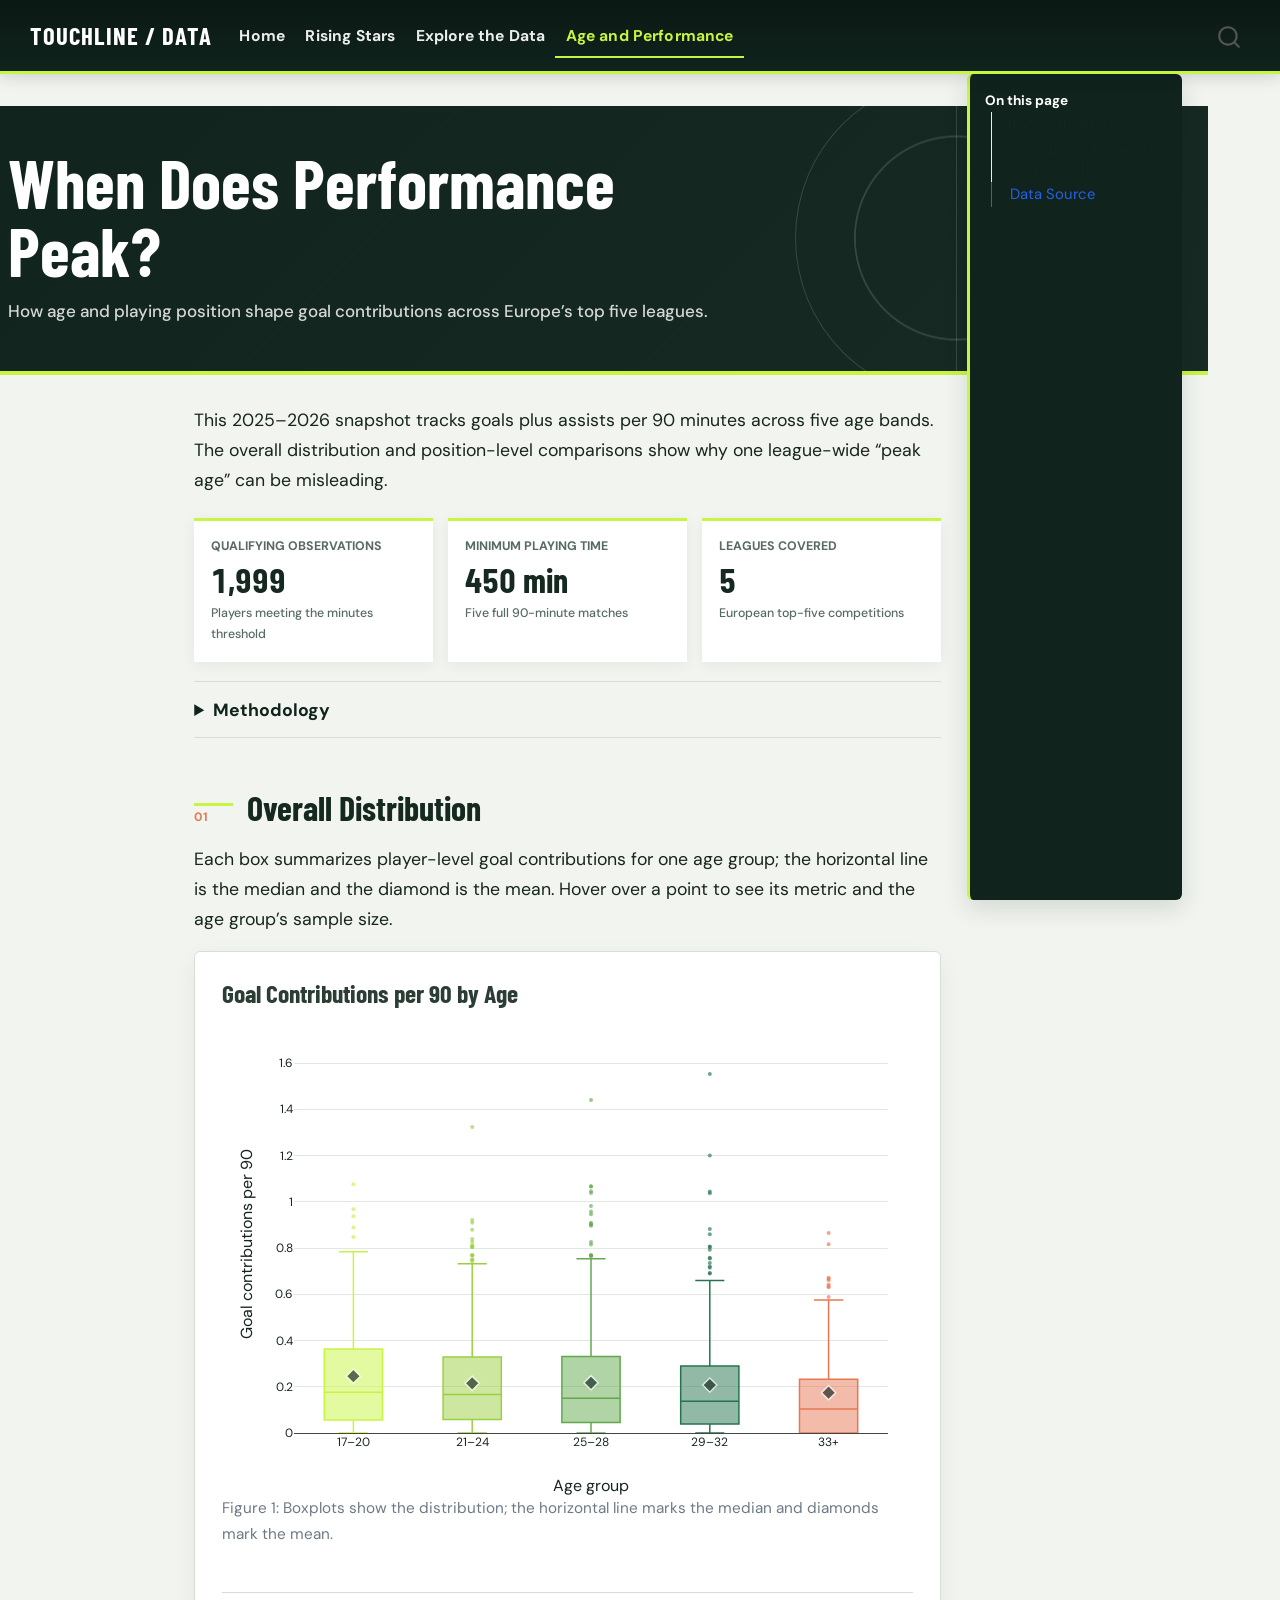
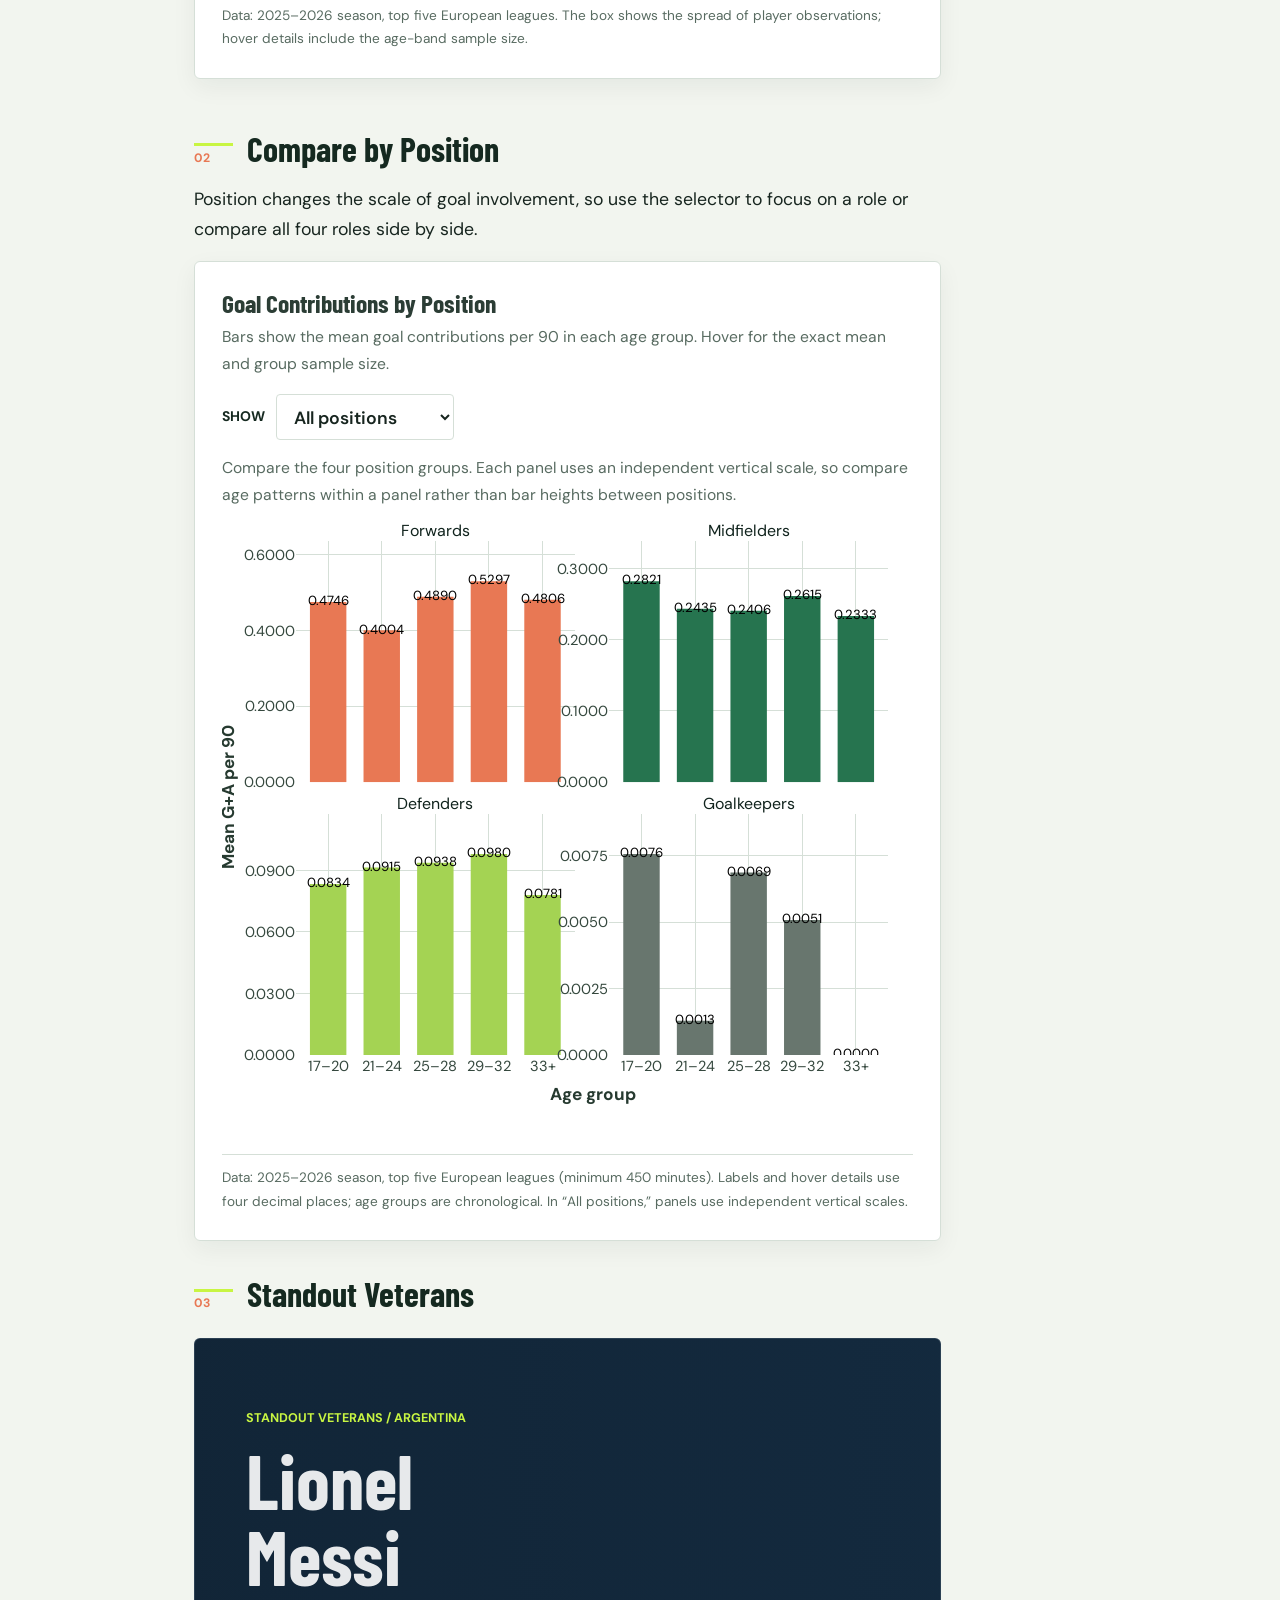
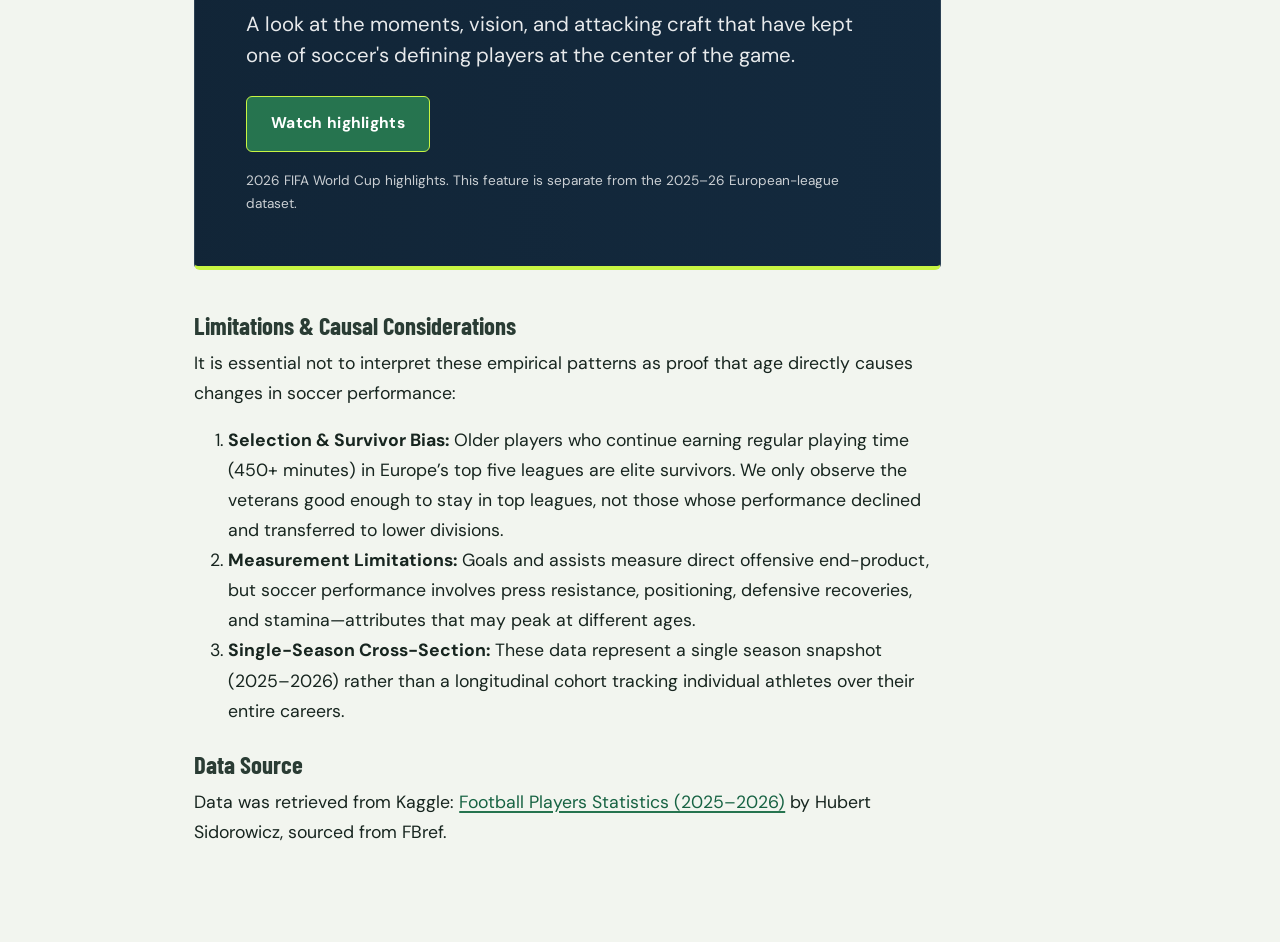
<file: docs/story.html>
<!DOCTYPE html>
<html xmlns="http://www.w3.org/1999/xhtml" lang="en" xml:lang="en"><head>

<meta charset="utf-8">
<meta name="generator" content="quarto-1.10.18">

<meta name="viewport" content="width=device-width, initial-scale=1.0, user-scalable=yes">


<title>When Does Performance Peak? – TOUCHLINE / DATA</title>
<style>
/* Default styles provided by pandoc.
** See https://pandoc.org/MANUAL.html#variables-for-html for config info.
*/
span.smallcaps{font-variant: small-caps;}
div.columns{display: flex; gap: 1.5em;}
div.column{flex: auto;}
@media screen {
div.columns{gap: min(4vw, 1.5em);}
div.column{overflow-x: auto;}
}
div.hanging-indent{margin-left: 1.5em; text-indent: -1.5em;}
ul.task-list{list-style: none;}
ul.task-list li input[type="checkbox"] {
  width: 0.8em;
  margin: 0 0.8em 0.2em -1em; /* quarto-specific, see https://github.com/quarto-dev/quarto-cli/issues/4556 */ 
  vertical-align: middle;
}
</style>


<script src="site_libs/quarto-nav/quarto-nav.js"></script>
<script src="site_libs/quarto-nav/headroom.min.js"></script>
<script src="site_libs/clipboard/clipboard.min.js"></script>
<script src="site_libs/quarto-search/autocomplete.umd.js"></script>
<script src="site_libs/quarto-search/fuse.min.js"></script>
<script src="site_libs/quarto-search/quarto-search.js"></script>
<meta name="quarto:offset" content="./">
<script src="site_libs/quarto-html/quarto.js" type="module"></script>
<script src="site_libs/quarto-html/tabsets/tabsets.js" type="module"></script>
<script src="site_libs/quarto-html/popper.min.js"></script>
<script src="site_libs/quarto-html/tippy.umd.min.js"></script>
<script src="site_libs/quarto-html/anchor.min.js"></script>
<link href="site_libs/quarto-html/tippy.css" rel="stylesheet">
<link href="site_libs/quarto-html/quarto-syntax-highlighting-64a204ab8560d761af7679ceaba22944.css" rel="stylesheet" id="quarto-text-highlighting-styles">
<script src="site_libs/bootstrap/bootstrap.min.js"></script>
<link href="site_libs/bootstrap/bootstrap-icons.css" rel="stylesheet">
<link href="site_libs/bootstrap/bootstrap-3eaf8885052e939fbbbe2bfb513fc417.min.css" rel="stylesheet" append-hash="true" id="quarto-bootstrap" data-mode="light">
<script id="quarto-search-options" type="application/json">{
  "location": "navbar",
  "copy-button": false,
  "collapse-after": 3,
  "panel-placement": "end",
  "type": "overlay",
  "limit": 50,
  "keyboard-shortcut": [
    "f",
    "/",
    "s"
  ],
  "show-item-context": false,
  "language": {
    "search-no-results-text": "No results",
    "search-matching-documents-text": "matching documents",
    "search-copy-link-title": "Copy link to search",
    "search-hide-matches-text": "Hide additional matches",
    "search-more-match-text": "more match in this document",
    "search-more-matches-text": "more matches in this document",
    "search-clear-button-title": "Clear",
    "search-text-placeholder": "",
    "search-detached-cancel-button-title": "Cancel",
    "search-submit-button-title": "Submit",
    "search-label": "Search"
  }
}</script>
<link href="site_libs/htmltools-fill-0.5.9/fill.css" rel="stylesheet">
<script src="site_libs/htmlwidgets-1.6.4/htmlwidgets.js"></script>
<script src="site_libs/plotly-binding-4.12.1/plotly.js"></script>
<script src="site_libs/typedarray-0.1/typedarray.min.js"></script>
<script src="site_libs/jquery-3.5.1/jquery.min.js"></script>
<link href="site_libs/crosstalk-1.2.2/css/crosstalk.min.css" rel="stylesheet">
<script src="site_libs/crosstalk-1.2.2/js/crosstalk.min.js"></script>
<link href="site_libs/plotly-htmlwidgets-css-2.25.2/plotly-htmlwidgets.css" rel="stylesheet">
<script src="site_libs/plotly-main-2.25.2/plotly-latest.min.js"></script>


<link rel="stylesheet" href="styles.css">
</head>

<body class="nav-fixed quarto-light">

<div id="quarto-search-results"></div>
  <header id="quarto-header" class="headroom fixed-top">
    <nav class="navbar navbar-expand-lg " data-bs-theme="dark">
      <div class="navbar-container container-fluid">
      <div class="navbar-brand-container mx-auto">
    <a class="navbar-brand" href="./index.html">
    <span class="navbar-title">TOUCHLINE / DATA</span>
    </a>
  </div>
            <div id="quarto-search" class="" title="Search"></div>
          <button class="navbar-toggler" type="button" data-bs-toggle="collapse" data-bs-target="#navbarCollapse" aria-controls="navbarCollapse" role="menu" aria-expanded="false" aria-label="Toggle navigation" onclick="if (window.quartoToggleHeadroom) { window.quartoToggleHeadroom(); }">
  <span class="navbar-toggler-icon"></span>
</button>
          <div class="collapse navbar-collapse" id="navbarCollapse">
            <ul class="navbar-nav navbar-nav-scroll me-auto">
  <li class="nav-item">
    <a class="nav-link" href="./index.html"> 
<span class="menu-text">Home</span></a>
  </li>  
  <li class="nav-item">
    <a class="nav-link" href="./rising-stars.html"> 
<span class="menu-text">Rising Stars</span></a>
  </li>  
  <li class="nav-item">
    <a class="nav-link" href="./explore.html"> 
<span class="menu-text">Explore the Data</span></a>
  </li>  
  <li class="nav-item">
    <a class="nav-link active" href="./story.html" aria-current="page"> 
<span class="menu-text">Age and Performance</span></a>
  </li>  
</ul>
          </div> <!-- /navcollapse -->
            <div class="quarto-navbar-tools">
</div>
      </div> <!-- /container-fluid -->
    </nav>
</header>
<!-- content -->
<div id="quarto-content" class="quarto-container page-columns page-rows-contents page-layout-article page-navbar">
<!-- sidebar -->
<!-- margin-sidebar -->
    <div id="quarto-margin-sidebar" class="sidebar margin-sidebar">
        <nav id="TOC" role="doc-toc" class="toc-active">
    <h2 id="toc-title">On this page</h2>
   
  <ul>
  <li><a href="#standout-veterans" id="toc-standout-veterans" class="nav-link active" data-scroll-target="#standout-veterans">Standout Veterans</a>
  <ul class="collapse">
  <li><a href="#limitations-causal-considerations" id="toc-limitations-causal-considerations" class="nav-link" data-scroll-target="#limitations-causal-considerations">Limitations &amp; Causal Considerations</a></li>
  <li><a href="#data-source" id="toc-data-source" class="nav-link" data-scroll-target="#data-source">Data Source</a></li>
  </ul></li>
  </ul>
</nav>
    </div>
<!-- main -->
<main class="content" id="quarto-document-content">

<header id="title-block-header" class="quarto-title-block default">
<div class="quarto-title">
<h1 class="title">When Does Performance Peak?</h1>
<p class="subtitle lead">How age and playing position shape goal contributions across Europe’s top five leagues.</p>
</div>



<div class="quarto-title-meta">

    
  
    
  </div>
  


</header>


<div class="story-page">
<p>This 2025–2026 snapshot tracks goals plus assists per 90 minutes across five age bands. The overall distribution and position-level comparisons show why one league-wide “peak age” can be misleading.</p>
<div class="summary-grid">
<div class="summary-card">
<p><span class="summary-label">QUALIFYING OBSERVATIONS</span> <strong>1,999</strong> <span class="summary-note">Players meeting the minutes threshold</span></p>
</div>
<div class="summary-card">
<p><span class="summary-label">MINIMUM PLAYING TIME</span> <strong>450 min</strong> <span class="summary-note">Five full 90-minute matches</span></p>
</div>
<div class="summary-card">
<p><span class="summary-label">LEAGUES COVERED</span> <strong>5</strong> <span class="summary-note">European top-five competitions</span></p>
</div>
</div>
<details class="methodology">
<summary>
Methodology
</summary>
<p>
Players qualify with non-missing age, goals, assists, and playing-time data, positive 90s, and at least 450 minutes played. Goal contributions per 90 are calculated as (goals + assists) / 90s. Age bands are 17–20, 21–24, 25–28, 29–32, and 33+; positions are grouped from the dataset’s position codes. The overall chart shows individual-player distributions, while position comparisons use the mean within each age group. Each position panel in the comparison view has its own vertical scale.
</p>
</details>
<section id="overall-distribution" class="level2">
<h2 class="anchored" data-anchor-id="overall-distribution">Overall Distribution</h2>
<p>Each box summarizes player-level goal contributions for one age group; the horizontal line is the median and the diamond is the mean. Hover over a point to see its metric and the age group’s sample size.</p>
<section id="goal-contributions-per-90-by-age" class="level3 chart-card">
<h3 class="anchored" data-anchor-id="goal-contributions-per-90-by-age">Goal Contributions per 90 by Age</h3>
<div class="cell">
<div id="fig-overall-age-groups" class="cell-output-display quarto-float quarto-figure quarto-figure-center anchored">
<figure class="quarto-float quarto-float-fig figure">
<div aria-describedby="fig-overall-age-groups-caption-0ceaefa1-69ba-4598-a22c-09a6ac19f8ca">
<div class="plotly html-widget html-fill-item" id="htmlwidget-1a11444c15a7fcf7a1d7" style="width:100%;height:464px;"></div>
<script type="application/json" data-for="htmlwidget-1a11444c15a7fcf7a1d7">{"x":{"visdat":{"6469522fe33c":["function () ","plotlyVisDat"],"64695f798908":["function () ","data"]},"cur_data":"64695f798908","attrs":{"6469522fe33c":{"x":{},"y":{},"text":{},"hoverinfo":"text","boxpoints":"outliers","line":{"width":1.5},"marker":{"opacity":0.65000000000000002,"size":4},"showlegend":false,"color":{},"colors":["#c8f542","#9bcf43","#62a94e","#26744f","#e87854"],"alpha_stroke":1,"sizes":[10,100],"spans":[1,20],"type":"box"},"64695f798908":{"x":{},"y":{},"text":{},"hoverinfo":"text","boxpoints":"outliers","line":{"width":1.5},"marker":{"opacity":0.65000000000000002,"size":11,"symbol":"diamond","color":"#10231d","line":{"color":"#ffffff","width":1.5}},"showlegend":false,"color":{},"colors":["#c8f542","#9bcf43","#62a94e","#26744f","#e87854"],"alpha_stroke":1,"sizes":[10,100],"spans":[1,20],"type":"scatter","mode":"markers","inherit":true}},"layout":{"margin":{"b":62,"l":72,"t":24,"r":24},"xaxis":{"domain":[0,1],"automargin":true,"title":"Age group","categoryorder":"array","categoryarray":["17–20","21–24","25–28","29–32","33+"],"tickfont":{"size":12},"type":"category"},"yaxis":{"domain":[0,1],"automargin":true,"title":"Goal contributions per 90","rangemode":"tozero","gridcolor":"#e1e8e2","tickfont":{"size":12}},"hovermode":"closest","font":{"family":"DM Sans, sans-serif","color":"#17251f","size":13},"plot_bgcolor":"#ffffff","paper_bgcolor":"#ffffff","hoverlabel":{"bgcolor":"#10231d","bordercolor":"#c8f542","font":{"color":"#ffffff","family":"DM Sans, sans-serif"}},"showlegend":false},"source":"A","config":{"modeBarButtonsToAdd":["hoverclosest","hovercompare"],"showSendToCloud":false,"displayModeBar":false,"responsive":true},"data":[{"fillcolor":"rgba(200,245,66,0.5)","x":["17–20","17–20","17–20","17–20","17–20","17–20","17–20","17–20","17–20","17–20","17–20","17–20","17–20","17–20","17–20","17–20","17–20","17–20","17–20","17–20","17–20","17–20","17–20","17–20","17–20","17–20","17–20","17–20","17–20","17–20","17–20","17–20","17–20","17–20","17–20","17–20","17–20","17–20","17–20","17–20","17–20","17–20","17–20","17–20","17–20","17–20","17–20","17–20","17–20","17–20","17–20","17–20","17–20","17–20","17–20","17–20","17–20","17–20","17–20","17–20","17–20","17–20","17–20","17–20","17–20","17–20","17–20","17–20","17–20","17–20","17–20","17–20","17–20","17–20","17–20","17–20","17–20","17–20","17–20","17–20","17–20","17–20","17–20","17–20","17–20","17–20","17–20","17–20","17–20","17–20","17–20","17–20","17–20","17–20","17–20","17–20","17–20","17–20","17–20","17–20","17–20","17–20","17–20","17–20","17–20","17–20","17–20","17–20","17–20","17–20","17–20","17–20","17–20","17–20","17–20","17–20","17–20","17–20","17–20","17–20","17–20","17–20","17–20","17–20","17–20","17–20","17–20","17–20","17–20","17–20","17–20","17–20","17–20","17–20","17–20","17–20","17–20","17–20","17–20","17–20","17–20","17–20","17–20","17–20","17–20","17–20","17–20","17–20","17–20","17–20","17–20","17–20","17–20","17–20","17–20","17–20","17–20","17–20","17–20","17–20","17–20","17–20","17–20","17–20","17–20","17–20","17–20","17–20","17–20","17–20","17–20","17–20","17–20","17–20","17–20","17–20","17–20","17–20","17–20","17–20","17–20","17–20","17–20","17–20","17–20","17–20","17–20","17–20","17–20","17–20","17–20","17–20","17–20","17–20","17–20","17–20","17–20","17–20","17–20","17–20","17–20","17–20","17–20","17–20"],"y":[0.26315789473684209,0.13513513513513511,0.39473684210526316,0,0.19230769230769232,0.0625,0.76923076923076927,0.34482758620689657,0,0.2857142857142857,0,0.070422535211267609,0.43010752688172038,0.1276595744680851,0.21978021978021978,0.10416666666666667,0.15151515151515152,0.27777777777777779,0.073800738007380073,0.20547945205479454,0.050505050505050504,0.071942446043165464,0.37383177570093462,0.34090909090909088,0.41379310344827586,0.03875968992248062,0,0.16949152542372881,0,0.085836909871244635,0.47058823529411764,0.27777777777777779,0.13157894736842105,0,0.34351145038167941,0,0,0.20547945205479454,0.31007751937984496,0,0.053191489361702128,0,0,0.042372881355932202,0.033333333333333333,0.12195121951219513,0,0.32894736842105265,0,0.25210084033613445,0.72727272727272729,0.16611295681063123,0.49689440993788814,0.73333333333333328,0.05128205128205128,0.28985507246376813,0.28301886792452829,0.88888888888888884,0.73825503355704691,0.5714285714285714,0,0.58139534883720934,0.13157894736842105,0.49429657794676807,0.36144578313253006,0.56179775280898869,0.7407407407407407,0,0.055865921787709501,0.13392857142857142,0.15625,0.36363636363636365,0.15384615384615385,0.24390243902439027,0.32967032967032966,0.5803571428571429,0.082644628099173556,0.57692307692307687,0,0.097087378640776698,0,0.64516129032258063,0.36269430051813473,0.17699115044247787,0,0.16528925619834711,0.24896265560165973,0.22988505747126439,0,0.059523809523809521,0.038910505836575876,0,0.69892473118279563,0.70422535211267612,0.091743119266055037,0.37037037037037035,0.20689655172413793,0.65217391304347827,0.64516129032258063,0.36809815950920244,0.27681660899653981,0.16949152542372881,0.25,0.067567567567567557,0.125,0,0.086956521739130432,0.15873015873015875,0,0.17241379310344829,0.16216216216216217,0.78341013824884798,0.20100502512562815,0.38961038961038957,0.080000000000000002,0.086956521739130432,0.24096385542168672,0,0.47297297297297297,0.19047619047619047,0,0.23809523809523808,0.43010752688172038,0.34146341463414637,0.63492063492063489,0.44642857142857145,0.84745762711864403,0.11363636363636363,0.10000000000000001,0.079365079365079361,0.13761467889908258,0.3012048192771084,0.1801801801801802,0.7407407407407407,0.49180327868852464,0.57591623036649209,0.44247787610619466,0,0.1271186440677966,0.058823529411764705,0,0.32786885245901642,0,0.41958041958041958,0.48387096774193544,0.31111111111111112,0.18348623853211007,0,0.28985507246376813,0.1020408163265306,0.28037383177570097,0.66666666666666663,0.27210884353741499,0.14619883040935672,0.5625,0.49382716049382719,0,0.3546099290780142,0.30303030303030304,0.41666666666666663,0.084745762711864403,0.065573770491803282,0.56910569105691056,0.17543859649122806,0.05730659025787966,0,0.28169014084507044,0.23529411764705882,0.030303030303030304,0.24390243902439027,0.57291666666666674,0.068493150684931503,0.17543859649122806,0.031152647975077882,0.33333333333333331,0,0,0,0,0,0.96774193548387089,0.28901734104046239,0,0.33333333333333331,0.056179775280898875,0.546875,0.079365079365079361,0.9375,0.12195121951219513,0.10869565217391305,0.30150753768844224,0.16528925619834711,0,0.22140221402214022,0,0.42553191489361702,1.0756972111553784,0.17543859649122806,0.50955414012738853,0,0.18181818181818182,0.25735294117647062,0.1234567901234568,0],"text":["Age group: 17–20<br>Metric: 0.2632 G+A per 90<br>Sample size: 204","Age group: 17–20<br>Metric: 0.1351 G+A per 90<br>Sample size: 204","Age group: 17–20<br>Metric: 0.3947 G+A per 90<br>Sample size: 204","Age group: 17–20<br>Metric: 0.0000 G+A per 90<br>Sample size: 204","Age group: 17–20<br>Metric: 0.1923 G+A per 90<br>Sample size: 204","Age group: 17–20<br>Metric: 0.0625 G+A per 90<br>Sample size: 204","Age group: 17–20<br>Metric: 0.7692 G+A per 90<br>Sample size: 204","Age group: 17–20<br>Metric: 0.3448 G+A per 90<br>Sample size: 204","Age group: 17–20<br>Metric: 0.0000 G+A per 90<br>Sample size: 204","Age group: 17–20<br>Metric: 0.2857 G+A per 90<br>Sample size: 204","Age group: 17–20<br>Metric: 0.0000 G+A per 90<br>Sample size: 204","Age group: 17–20<br>Metric: 0.0704 G+A per 90<br>Sample size: 204","Age group: 17–20<br>Metric: 0.4301 G+A per 90<br>Sample size: 204","Age group: 17–20<br>Metric: 0.1277 G+A per 90<br>Sample size: 204","Age group: 17–20<br>Metric: 0.2198 G+A per 90<br>Sample size: 204","Age group: 17–20<br>Metric: 0.1042 G+A per 90<br>Sample size: 204","Age group: 17–20<br>Metric: 0.1515 G+A per 90<br>Sample size: 204","Age group: 17–20<br>Metric: 0.2778 G+A per 90<br>Sample size: 204","Age group: 17–20<br>Metric: 0.0738 G+A per 90<br>Sample size: 204","Age group: 17–20<br>Metric: 0.2055 G+A per 90<br>Sample size: 204","Age group: 17–20<br>Metric: 0.0505 G+A per 90<br>Sample size: 204","Age group: 17–20<br>Metric: 0.0719 G+A per 90<br>Sample size: 204","Age group: 17–20<br>Metric: 0.3738 G+A per 90<br>Sample size: 204","Age group: 17–20<br>Metric: 0.3409 G+A per 90<br>Sample size: 204","Age group: 17–20<br>Metric: 0.4138 G+A per 90<br>Sample size: 204","Age group: 17–20<br>Metric: 0.0388 G+A per 90<br>Sample size: 204","Age group: 17–20<br>Metric: 0.0000 G+A per 90<br>Sample size: 204","Age group: 17–20<br>Metric: 0.1695 G+A per 90<br>Sample size: 204","Age group: 17–20<br>Metric: 0.0000 G+A per 90<br>Sample size: 204","Age group: 17–20<br>Metric: 0.0858 G+A per 90<br>Sample size: 204","Age group: 17–20<br>Metric: 0.4706 G+A per 90<br>Sample size: 204","Age group: 17–20<br>Metric: 0.2778 G+A per 90<br>Sample size: 204","Age group: 17–20<br>Metric: 0.1316 G+A per 90<br>Sample size: 204","Age group: 17–20<br>Metric: 0.0000 G+A per 90<br>Sample size: 204","Age group: 17–20<br>Metric: 0.3435 G+A per 90<br>Sample size: 204","Age group: 17–20<br>Metric: 0.0000 G+A per 90<br>Sample size: 204","Age group: 17–20<br>Metric: 0.0000 G+A per 90<br>Sample size: 204","Age group: 17–20<br>Metric: 0.2055 G+A per 90<br>Sample size: 204","Age group: 17–20<br>Metric: 0.3101 G+A per 90<br>Sample size: 204","Age group: 17–20<br>Metric: 0.0000 G+A per 90<br>Sample size: 204","Age group: 17–20<br>Metric: 0.0532 G+A per 90<br>Sample size: 204","Age group: 17–20<br>Metric: 0.0000 G+A per 90<br>Sample size: 204","Age group: 17–20<br>Metric: 0.0000 G+A per 90<br>Sample size: 204","Age group: 17–20<br>Metric: 0.0424 G+A per 90<br>Sample size: 204","Age group: 17–20<br>Metric: 0.0333 G+A per 90<br>Sample size: 204","Age group: 17–20<br>Metric: 0.1220 G+A per 90<br>Sample size: 204","Age group: 17–20<br>Metric: 0.0000 G+A per 90<br>Sample size: 204","Age group: 17–20<br>Metric: 0.3289 G+A per 90<br>Sample size: 204","Age group: 17–20<br>Metric: 0.0000 G+A per 90<br>Sample size: 204","Age group: 17–20<br>Metric: 0.2521 G+A per 90<br>Sample size: 204","Age group: 17–20<br>Metric: 0.7273 G+A per 90<br>Sample size: 204","Age group: 17–20<br>Metric: 0.1661 G+A per 90<br>Sample size: 204","Age group: 17–20<br>Metric: 0.4969 G+A per 90<br>Sample size: 204","Age group: 17–20<br>Metric: 0.7333 G+A per 90<br>Sample size: 204","Age group: 17–20<br>Metric: 0.0513 G+A per 90<br>Sample size: 204","Age group: 17–20<br>Metric: 0.2899 G+A per 90<br>Sample size: 204","Age group: 17–20<br>Metric: 0.2830 G+A per 90<br>Sample size: 204","Age group: 17–20<br>Metric: 0.8889 G+A per 90<br>Sample size: 204","Age group: 17–20<br>Metric: 0.7383 G+A per 90<br>Sample size: 204","Age group: 17–20<br>Metric: 0.5714 G+A per 90<br>Sample size: 204","Age group: 17–20<br>Metric: 0.0000 G+A per 90<br>Sample size: 204","Age group: 17–20<br>Metric: 0.5814 G+A per 90<br>Sample size: 204","Age group: 17–20<br>Metric: 0.1316 G+A per 90<br>Sample size: 204","Age group: 17–20<br>Metric: 0.4943 G+A per 90<br>Sample size: 204","Age group: 17–20<br>Metric: 0.3614 G+A per 90<br>Sample size: 204","Age group: 17–20<br>Metric: 0.5618 G+A per 90<br>Sample size: 204","Age group: 17–20<br>Metric: 0.7407 G+A per 90<br>Sample size: 204","Age group: 17–20<br>Metric: 0.0000 G+A per 90<br>Sample size: 204","Age group: 17–20<br>Metric: 0.0559 G+A per 90<br>Sample size: 204","Age group: 17–20<br>Metric: 0.1339 G+A per 90<br>Sample size: 204","Age group: 17–20<br>Metric: 0.1562 G+A per 90<br>Sample size: 204","Age group: 17–20<br>Metric: 0.3636 G+A per 90<br>Sample size: 204","Age group: 17–20<br>Metric: 0.1538 G+A per 90<br>Sample size: 204","Age group: 17–20<br>Metric: 0.2439 G+A per 90<br>Sample size: 204","Age group: 17–20<br>Metric: 0.3297 G+A per 90<br>Sample size: 204","Age group: 17–20<br>Metric: 0.5804 G+A per 90<br>Sample size: 204","Age group: 17–20<br>Metric: 0.0826 G+A per 90<br>Sample size: 204","Age group: 17–20<br>Metric: 0.5769 G+A per 90<br>Sample size: 204","Age group: 17–20<br>Metric: 0.0000 G+A per 90<br>Sample size: 204","Age group: 17–20<br>Metric: 0.0971 G+A per 90<br>Sample size: 204","Age group: 17–20<br>Metric: 0.0000 G+A per 90<br>Sample size: 204","Age group: 17–20<br>Metric: 0.6452 G+A per 90<br>Sample size: 204","Age group: 17–20<br>Metric: 0.3627 G+A per 90<br>Sample size: 204","Age group: 17–20<br>Metric: 0.1770 G+A per 90<br>Sample size: 204","Age group: 17–20<br>Metric: 0.0000 G+A per 90<br>Sample size: 204","Age group: 17–20<br>Metric: 0.1653 G+A per 90<br>Sample size: 204","Age group: 17–20<br>Metric: 0.2490 G+A per 90<br>Sample size: 204","Age group: 17–20<br>Metric: 0.2299 G+A per 90<br>Sample size: 204","Age group: 17–20<br>Metric: 0.0000 G+A per 90<br>Sample size: 204","Age group: 17–20<br>Metric: 0.0595 G+A per 90<br>Sample size: 204","Age group: 17–20<br>Metric: 0.0389 G+A per 90<br>Sample size: 204","Age group: 17–20<br>Metric: 0.0000 G+A per 90<br>Sample size: 204","Age group: 17–20<br>Metric: 0.6989 G+A per 90<br>Sample size: 204","Age group: 17–20<br>Metric: 0.7042 G+A per 90<br>Sample size: 204","Age group: 17–20<br>Metric: 0.0917 G+A per 90<br>Sample size: 204","Age group: 17–20<br>Metric: 0.3704 G+A per 90<br>Sample size: 204","Age group: 17–20<br>Metric: 0.2069 G+A per 90<br>Sample size: 204","Age group: 17–20<br>Metric: 0.6522 G+A per 90<br>Sample size: 204","Age group: 17–20<br>Metric: 0.6452 G+A per 90<br>Sample size: 204","Age group: 17–20<br>Metric: 0.3681 G+A per 90<br>Sample size: 204","Age group: 17–20<br>Metric: 0.2768 G+A per 90<br>Sample size: 204","Age group: 17–20<br>Metric: 0.1695 G+A per 90<br>Sample size: 204","Age group: 17–20<br>Metric: 0.2500 G+A per 90<br>Sample size: 204","Age group: 17–20<br>Metric: 0.0676 G+A per 90<br>Sample size: 204","Age group: 17–20<br>Metric: 0.1250 G+A per 90<br>Sample size: 204","Age group: 17–20<br>Metric: 0.0000 G+A per 90<br>Sample size: 204","Age group: 17–20<br>Metric: 0.0870 G+A per 90<br>Sample size: 204","Age group: 17–20<br>Metric: 0.1587 G+A per 90<br>Sample size: 204","Age group: 17–20<br>Metric: 0.0000 G+A per 90<br>Sample size: 204","Age group: 17–20<br>Metric: 0.1724 G+A per 90<br>Sample size: 204","Age group: 17–20<br>Metric: 0.1622 G+A per 90<br>Sample size: 204","Age group: 17–20<br>Metric: 0.7834 G+A per 90<br>Sample size: 204","Age group: 17–20<br>Metric: 0.2010 G+A per 90<br>Sample size: 204","Age group: 17–20<br>Metric: 0.3896 G+A per 90<br>Sample size: 204","Age group: 17–20<br>Metric: 0.0800 G+A per 90<br>Sample size: 204","Age group: 17–20<br>Metric: 0.0870 G+A per 90<br>Sample size: 204","Age group: 17–20<br>Metric: 0.2410 G+A per 90<br>Sample size: 204","Age group: 17–20<br>Metric: 0.0000 G+A per 90<br>Sample size: 204","Age group: 17–20<br>Metric: 0.4730 G+A per 90<br>Sample size: 204","Age group: 17–20<br>Metric: 0.1905 G+A per 90<br>Sample size: 204","Age group: 17–20<br>Metric: 0.0000 G+A per 90<br>Sample size: 204","Age group: 17–20<br>Metric: 0.2381 G+A per 90<br>Sample size: 204","Age group: 17–20<br>Metric: 0.4301 G+A per 90<br>Sample size: 204","Age group: 17–20<br>Metric: 0.3415 G+A per 90<br>Sample size: 204","Age group: 17–20<br>Metric: 0.6349 G+A per 90<br>Sample size: 204","Age group: 17–20<br>Metric: 0.4464 G+A per 90<br>Sample size: 204","Age group: 17–20<br>Metric: 0.8475 G+A per 90<br>Sample size: 204","Age group: 17–20<br>Metric: 0.1136 G+A per 90<br>Sample size: 204","Age group: 17–20<br>Metric: 0.1000 G+A per 90<br>Sample size: 204","Age group: 17–20<br>Metric: 0.0794 G+A per 90<br>Sample size: 204","Age group: 17–20<br>Metric: 0.1376 G+A per 90<br>Sample size: 204","Age group: 17–20<br>Metric: 0.3012 G+A per 90<br>Sample size: 204","Age group: 17–20<br>Metric: 0.1802 G+A per 90<br>Sample size: 204","Age group: 17–20<br>Metric: 0.7407 G+A per 90<br>Sample size: 204","Age group: 17–20<br>Metric: 0.4918 G+A per 90<br>Sample size: 204","Age group: 17–20<br>Metric: 0.5759 G+A per 90<br>Sample size: 204","Age group: 17–20<br>Metric: 0.4425 G+A per 90<br>Sample size: 204","Age group: 17–20<br>Metric: 0.0000 G+A per 90<br>Sample size: 204","Age group: 17–20<br>Metric: 0.1271 G+A per 90<br>Sample size: 204","Age group: 17–20<br>Metric: 0.0588 G+A per 90<br>Sample size: 204","Age group: 17–20<br>Metric: 0.0000 G+A per 90<br>Sample size: 204","Age group: 17–20<br>Metric: 0.3279 G+A per 90<br>Sample size: 204","Age group: 17–20<br>Metric: 0.0000 G+A per 90<br>Sample size: 204","Age group: 17–20<br>Metric: 0.4196 G+A per 90<br>Sample size: 204","Age group: 17–20<br>Metric: 0.4839 G+A per 90<br>Sample size: 204","Age group: 17–20<br>Metric: 0.3111 G+A per 90<br>Sample size: 204","Age group: 17–20<br>Metric: 0.1835 G+A per 90<br>Sample size: 204","Age group: 17–20<br>Metric: 0.0000 G+A per 90<br>Sample size: 204","Age group: 17–20<br>Metric: 0.2899 G+A per 90<br>Sample size: 204","Age group: 17–20<br>Metric: 0.1020 G+A per 90<br>Sample size: 204","Age group: 17–20<br>Metric: 0.2804 G+A per 90<br>Sample size: 204","Age group: 17–20<br>Metric: 0.6667 G+A per 90<br>Sample size: 204","Age group: 17–20<br>Metric: 0.2721 G+A per 90<br>Sample size: 204","Age group: 17–20<br>Metric: 0.1462 G+A per 90<br>Sample size: 204","Age group: 17–20<br>Metric: 0.5625 G+A per 90<br>Sample size: 204","Age group: 17–20<br>Metric: 0.4938 G+A per 90<br>Sample size: 204","Age group: 17–20<br>Metric: 0.0000 G+A per 90<br>Sample size: 204","Age group: 17–20<br>Metric: 0.3546 G+A per 90<br>Sample size: 204","Age group: 17–20<br>Metric: 0.3030 G+A per 90<br>Sample size: 204","Age group: 17–20<br>Metric: 0.4167 G+A per 90<br>Sample size: 204","Age group: 17–20<br>Metric: 0.0847 G+A per 90<br>Sample size: 204","Age group: 17–20<br>Metric: 0.0656 G+A per 90<br>Sample size: 204","Age group: 17–20<br>Metric: 0.5691 G+A per 90<br>Sample size: 204","Age group: 17–20<br>Metric: 0.1754 G+A per 90<br>Sample size: 204","Age group: 17–20<br>Metric: 0.0573 G+A per 90<br>Sample size: 204","Age group: 17–20<br>Metric: 0.0000 G+A per 90<br>Sample size: 204","Age group: 17–20<br>Metric: 0.2817 G+A per 90<br>Sample size: 204","Age group: 17–20<br>Metric: 0.2353 G+A per 90<br>Sample size: 204","Age group: 17–20<br>Metric: 0.0303 G+A per 90<br>Sample size: 204","Age group: 17–20<br>Metric: 0.2439 G+A per 90<br>Sample size: 204","Age group: 17–20<br>Metric: 0.5729 G+A per 90<br>Sample size: 204","Age group: 17–20<br>Metric: 0.0685 G+A per 90<br>Sample size: 204","Age group: 17–20<br>Metric: 0.1754 G+A per 90<br>Sample size: 204","Age group: 17–20<br>Metric: 0.0312 G+A per 90<br>Sample size: 204","Age group: 17–20<br>Metric: 0.3333 G+A per 90<br>Sample size: 204","Age group: 17–20<br>Metric: 0.0000 G+A per 90<br>Sample size: 204","Age group: 17–20<br>Metric: 0.0000 G+A per 90<br>Sample size: 204","Age group: 17–20<br>Metric: 0.0000 G+A per 90<br>Sample size: 204","Age group: 17–20<br>Metric: 0.0000 G+A per 90<br>Sample size: 204","Age group: 17–20<br>Metric: 0.0000 G+A per 90<br>Sample size: 204","Age group: 17–20<br>Metric: 0.9677 G+A per 90<br>Sample size: 204","Age group: 17–20<br>Metric: 0.2890 G+A per 90<br>Sample size: 204","Age group: 17–20<br>Metric: 0.0000 G+A per 90<br>Sample size: 204","Age group: 17–20<br>Metric: 0.3333 G+A per 90<br>Sample size: 204","Age group: 17–20<br>Metric: 0.0562 G+A per 90<br>Sample size: 204","Age group: 17–20<br>Metric: 0.5469 G+A per 90<br>Sample size: 204","Age group: 17–20<br>Metric: 0.0794 G+A per 90<br>Sample size: 204","Age group: 17–20<br>Metric: 0.9375 G+A per 90<br>Sample size: 204","Age group: 17–20<br>Metric: 0.1220 G+A per 90<br>Sample size: 204","Age group: 17–20<br>Metric: 0.1087 G+A per 90<br>Sample size: 204","Age group: 17–20<br>Metric: 0.3015 G+A per 90<br>Sample size: 204","Age group: 17–20<br>Metric: 0.1653 G+A per 90<br>Sample size: 204","Age group: 17–20<br>Metric: 0.0000 G+A per 90<br>Sample size: 204","Age group: 17–20<br>Metric: 0.2214 G+A per 90<br>Sample size: 204","Age group: 17–20<br>Metric: 0.0000 G+A per 90<br>Sample size: 204","Age group: 17–20<br>Metric: 0.4255 G+A per 90<br>Sample size: 204","Age group: 17–20<br>Metric: 1.0757 G+A per 90<br>Sample size: 204","Age group: 17–20<br>Metric: 0.1754 G+A per 90<br>Sample size: 204","Age group: 17–20<br>Metric: 0.5096 G+A per 90<br>Sample size: 204","Age group: 17–20<br>Metric: 0.0000 G+A per 90<br>Sample size: 204","Age group: 17–20<br>Metric: 0.1818 G+A per 90<br>Sample size: 204","Age group: 17–20<br>Metric: 0.2574 G+A per 90<br>Sample size: 204","Age group: 17–20<br>Metric: 0.1235 G+A per 90<br>Sample size: 204","Age group: 17–20<br>Metric: 0.0000 G+A per 90<br>Sample size: 204"],"hoverinfo":["text","text","text","text","text","text","text","text","text","text","text","text","text","text","text","text","text","text","text","text","text","text","text","text","text","text","text","text","text","text","text","text","text","text","text","text","text","text","text","text","text","text","text","text","text","text","text","text","text","text","text","text","text","text","text","text","text","text","text","text","text","text","text","text","text","text","text","text","text","text","text","text","text","text","text","text","text","text","text","text","text","text","text","text","text","text","text","text","text","text","text","text","text","text","text","text","text","text","text","text","text","text","text","text","text","text","text","text","text","text","text","text","text","text","text","text","text","text","text","text","text","text","text","text","text","text","text","text","text","text","text","text","text","text","text","text","text","text","text","text","text","text","text","text","text","text","text","text","text","text","text","text","text","text","text","text","text","text","text","text","text","text","text","text","text","text","text","text","text","text","text","text","text","text","text","text","text","text","text","text","text","text","text","text","text","text","text","text","text","text","text","text","text","text","text","text","text","text","text","text","text","text","text","text"],"boxpoints":"outliers","line":{"color":"rgba(200,245,66,1)","width":1.5},"marker":{"color":"rgba(200,245,66,1)","opacity":0.65000000000000002,"size":4,"line":{"color":"rgba(200,245,66,1)"}},"showlegend":false,"type":"box","name":"17–20","xaxis":"x","yaxis":"y","frame":null},{"fillcolor":"rgba(155,207,67,0.5)","x":["21–24","21–24","21–24","21–24","21–24","21–24","21–24","21–24","21–24","21–24","21–24","21–24","21–24","21–24","21–24","21–24","21–24","21–24","21–24","21–24","21–24","21–24","21–24","21–24","21–24","21–24","21–24","21–24","21–24","21–24","21–24","21–24","21–24","21–24","21–24","21–24","21–24","21–24","21–24","21–24","21–24","21–24","21–24","21–24","21–24","21–24","21–24","21–24","21–24","21–24","21–24","21–24","21–24","21–24","21–24","21–24","21–24","21–24","21–24","21–24","21–24","21–24","21–24","21–24","21–24","21–24","21–24","21–24","21–24","21–24","21–24","21–24","21–24","21–24","21–24","21–24","21–24","21–24","21–24","21–24","21–24","21–24","21–24","21–24","21–24","21–24","21–24","21–24","21–24","21–24","21–24","21–24","21–24","21–24","21–24","21–24","21–24","21–24","21–24","21–24","21–24","21–24","21–24","21–24","21–24","21–24","21–24","21–24","21–24","21–24","21–24","21–24","21–24","21–24","21–24","21–24","21–24","21–24","21–24","21–24","21–24","21–24","21–24","21–24","21–24","21–24","21–24","21–24","21–24","21–24","21–24","21–24","21–24","21–24","21–24","21–24","21–24","21–24","21–24","21–24","21–24","21–24","21–24","21–24","21–24","21–24","21–24","21–24","21–24","21–24","21–24","21–24","21–24","21–24","21–24","21–24","21–24","21–24","21–24","21–24","21–24","21–24","21–24","21–24","21–24","21–24","21–24","21–24","21–24","21–24","21–24","21–24","21–24","21–24","21–24","21–24","21–24","21–24","21–24","21–24","21–24","21–24","21–24","21–24","21–24","21–24","21–24","21–24","21–24","21–24","21–24","21–24","21–24","21–24","21–24","21–24","21–24","21–24","21–24","21–24","21–24","21–24","21–24","21–24","21–24","21–24","21–24","21–24","21–24","21–24","21–24","21–24","21–24","21–24","21–24","21–24","21–24","21–24","21–24","21–24","21–24","21–24","21–24","21–24","21–24","21–24","21–24","21–24","21–24","21–24","21–24","21–24","21–24","21–24","21–24","21–24","21–24","21–24","21–24","21–24","21–24","21–24","21–24","21–24","21–24","21–24","21–24","21–24","21–24","21–24","21–24","21–24","21–24","21–24","21–24","21–24","21–24","21–24","21–24","21–24","21–24","21–24","21–24","21–24","21–24","21–24","21–24","21–24","21–24","21–24","21–24","21–24","21–24","21–24","21–24","21–24","21–24","21–24","21–24","21–24","21–24","21–24","21–24","21–24","21–24","21–24","21–24","21–24","21–24","21–24","21–24","21–24","21–24","21–24","21–24","21–24","21–24","21–24","21–24","21–24","21–24","21–24","21–24","21–24","21–24","21–24","21–24","21–24","21–24","21–24","21–24","21–24","21–24","21–24","21–24","21–24","21–24","21–24","21–24","21–24","21–24","21–24","21–24","21–24","21–24","21–24","21–24","21–24","21–24","21–24","21–24","21–24","21–24","21–24","21–24","21–24","21–24","21–24","21–24","21–24","21–24","21–24","21–24","21–24","21–24","21–24","21–24","21–24","21–24","21–24","21–24","21–24","21–24","21–24","21–24","21–24","21–24","21–24","21–24","21–24","21–24","21–24","21–24","21–24","21–24","21–24","21–24","21–24","21–24","21–24","21–24","21–24","21–24","21–24","21–24","21–24","21–24","21–24","21–24","21–24","21–24","21–24","21–24","21–24","21–24","21–24","21–24","21–24","21–24","21–24","21–24","21–24","21–24","21–24","21–24","21–24","21–24","21–24","21–24","21–24","21–24","21–24","21–24","21–24","21–24","21–24","21–24","21–24","21–24","21–24","21–24","21–24","21–24","21–24","21–24","21–24","21–24","21–24","21–24","21–24","21–24","21–24","21–24","21–24","21–24","21–24","21–24","21–24","21–24","21–24","21–24","21–24","21–24","21–24","21–24","21–24","21–24","21–24","21–24","21–24","21–24","21–24","21–24","21–24","21–24","21–24","21–24","21–24","21–24","21–24","21–24","21–24","21–24","21–24","21–24","21–24","21–24","21–24","21–24","21–24","21–24","21–24","21–24","21–24","21–24","21–24","21–24","21–24","21–24","21–24","21–24","21–24","21–24","21–24","21–24","21–24","21–24","21–24","21–24","21–24","21–24","21–24","21–24","21–24","21–24","21–24","21–24","21–24","21–24","21–24","21–24","21–24","21–24","21–24","21–24","21–24","21–24","21–24","21–24","21–24","21–24","21–24","21–24","21–24","21–24","21–24","21–24","21–24","21–24","21–24","21–24","21–24","21–24","21–24","21–24","21–24","21–24","21–24","21–24","21–24","21–24","21–24","21–24","21–24","21–24","21–24","21–24","21–24","21–24","21–24","21–24","21–24","21–24","21–24","21–24","21–24","21–24","21–24","21–24","21–24","21–24","21–24","21–24","21–24","21–24","21–24","21–24","21–24","21–24","21–24","21–24","21–24","21–24","21–24","21–24","21–24","21–24","21–24","21–24","21–24","21–24","21–24","21–24","21–24","21–24","21–24","21–24","21–24","21–24","21–24","21–24","21–24","21–24","21–24","21–24","21–24","21–24","21–24","21–24","21–24","21–24","21–24","21–24","21–24","21–24","21–24","21–24","21–24","21–24","21–24","21–24","21–24","21–24","21–24","21–24","21–24","21–24","21–24","21–24","21–24","21–24","21–24","21–24","21–24","21–24","21–24","21–24","21–24","21–24","21–24","21–24","21–24","21–24","21–24","21–24","21–24","21–24","21–24","21–24","21–24","21–24","21–24","21–24","21–24","21–24","21–24","21–24","21–24","21–24","21–24","21–24","21–24","21–24","21–24","21–24","21–24","21–24","21–24","21–24","21–24","21–24","21–24","21–24","21–24"],"y":[0.33088235294117646,0.34843205574912894,0,0.25641025641025644,0.82706766917293228,0.13698630136986301,0.52631578947368418,0,0.060975609756097567,0,0.13422818791946309,0.13157894736842105,0.18518518518518517,0.12658227848101264,0.449438202247191,0,0.12987012987012986,0.3783783783783784,0.27397260273972601,0.22727272727272729,0.19047619047619047,0.40268456375838924,0,0.19801980198019803,0.057636887608069162,0.21621621621621623,0.032573289902280131,0.069204152249134954,0.032467532467532464,0.25316455696202528,0.31746031746031744,0.10526315789473684,0.65637065637065639,0,0,0.047393364928909949,0.28169014084507044,0,0.18691588785046731,0.031746031746031744,0.28037383177570097,0.27027027027027029,0.1111111111111111,0,0,0.28901734104046239,0.14778325123152708,0.23255813953488372,0.32786885245901642,0.096153846153846145,0,0.68548387096774188,0.39473684210526316,0.46153846153846156,0.052631578947368418,0.24896265560165973,0.61855670103092786,0.11278195488721804,0.4081632653061224,0.10810810810810811,0.37558685446009388,0.51724137931034486,0.66666666666666663,0.29411764705882354,0.093896713615023469,0.16877637130801687,0,0.46948356807511737,0.19736842105263158,0.37037037037037035,0,0.17241379310344829,0,0.51546391752577325,0.14598540145985403,0.17142857142857143,0.0510204081632653,0.33613445378151258,0.19230769230769229,0,0,0,0,0.32786885245901642,0,0,0,0.70866141732283472,0.3007518796992481,0.10638297872340426,0.097087378640776698,0.13157894736842105,0.16666666666666666,0.37383177570093462,0.20833333333333334,0.2711864406779661,0.11406844106463879,0.33333333333333331,0.12861736334405144,0.15873015873015875,0.34146341463414637,0.033112582781456956,0.058823529411764705,0.41420118343195272,0.65934065934065933,0.3125,0.028089887640449437,0,0,0,0.14035087719298245,0.10033444816053512,0.19305019305019305,0.27027027027027029,0.090909090909090912,0.059171597633136098,0.070422535211267609,0.55276381909547745,0.29411764705882354,0.21739130434782611,0.80808080808080807,0,0.097402597402597407,0.19607843137254904,0.033783783783783779,0,0.090634441087613288,0.17964071856287425,0.31007751937984496,0.34632034632034631,0.15384615384615385,0.39473684210526316,0,0.29999999999999999,0.39215686274509803,0,0.3603603603603604,0.1779359430604982,0.32894736842105265,0.44444444444444442,0.12738853503184713,0.68965517241379315,0.31847133757961787,0.33057851239669422,0,0.10000000000000001,0.081300813008130079,0.07575757575757576,0.21276595744680851,0.079365079365079361,0.065146579804560262,0.11363636363636363,0,0.19230769230769232,0.25641025641025644,0,0.38759689922480617,0.31746031746031744,0.16877637130801687,0.18181818181818182,0,0.50505050505050508,0.26119402985074625,0.49180327868852464,0,0.13513513513513511,0.28985507246376813,0.3493449781659389,0.086956521739130432,0.46391752577319589,0,0,0.25316455696202528,0,0,0.75,0,0.068027210884353748,0.065146579804560262,0.4519774011299435,0.43062200956937802,0.14492753623188406,0.40404040404040403,0,0.50955414012738853,0.71999999999999997,0.25641025641025644,0,0.27272727272727271,0.17605633802816903,0.90909090909090917,0,0.20895522388059701,0.40462427745664736,0.091743119266055037,0,0.37735849056603776,0.43956043956043955,0.35714285714285715,0,0,0.076923076923076927,0.05235602094240837,0.125,0.32894736842105265,0.16129032258064516,0.029239766081871343,0.086206896551724144,0.13513513513513511,0.066225165562913912,0.65420560747663559,0,0.3546099290780142,0.23746701846965701,0.3678929765886288,0.44247787610619466,0,0.17142857142857143,0,0.11235955056179775,0.10101010101010101,0.05128205128205128,0.41176470588235292,0.16666666666666666,0.19230769230769229,0.625,0.30303030303030304,0,0.063694267515923567,0.28037383177570097,0.25423728813559321,0.20000000000000001,0.19230769230769229,0.04784688995215311,0.057471264367816098,0.034364261168384876,0.4020100502512563,0.16260162601626016,0,0,0.24096385542168672,0.83941605839416067,0.7142857142857143,0.25,0.54545454545454541,0.4366812227074236,0.15384615384615385,0.10695187165775401,0.19920318725099601,0.12121212121212122,0.26315789473684209,0.1111111111111111,0.36630036630036628,0.24630541871921183,0.13888888888888887,0.13333333333333333,0.16666666666666666,0.056179775280898875,0,0.063694267515923567,0.12820512820512822,0.15075376884422112,0,0.41237113402061859,0.33613445378151258,0.34146341463414637,0.089020771513353109,0,0,0.31914893617021273,0,0.55555555555555558,0.27027027027027029,0.12121212121212122,0.33898305084745767,0.46511627906976744,0.8035714285714286,0.1388888888888889,0.10000000000000001,0.12820512820512822,0.063492063492063489,0.22727272727272727,0.098039215686274522,0.39215686274509803,0.67567567567567566,0.097087378640776698,0.14925373134328357,0.29411764705882354,0.080645161290322578,0.13953488372093023,0.26455026455026459,0,0.17857142857142858,0,0.30927835051546393,0.44585987261146498,0.2061855670103093,0.29850746268656714,0.41420118343195272,0.098039215686274522,0.19736842105263158,0.36144578313253006,0.33333333333333331,0.055248618784530384,0.20270270270270269,0.060422960725075525,0.26315789473684209,0.1195219123505976,0.17241379310344829,0.49723756906077343,0,0,0.34883720930232559,0.3401360544217687,0.19736842105263158,0.18315018315018314,0.23166023166023167,0.090909090909090912,0.18115942028985507,0.10101010101010101,0.10909090909090909,0.3592814371257485,0.40935672514619881,0.73170731707317083,0.45112781954887216,0,0,0.19900497512437809,0.19047619047619047,0.32258064516129031,0.46296296296296291,0.039840637450199202,0.60836501901140683,0.27397260273972607,0.067567567567567557,0.21428571428571427,0.13986013986013984,0,0.25510204081632654,0.15384615384615385,0.75,0.052631578947368418,0.40000000000000002,0.32894736842105265,0.16666666666666666,0,0.041322314049586778,0.079051383399209488,0.35714285714285715,0,0.056179775280898875,0.29629629629629628,0.091743119266055037,0.076335877862595422,0,0.39473684210526316,0,0.16949152542372881,0.36764705882352944,0.069204152249134954,0,0.059880239520958084,0.045454545454545456,0.14084507042253522,0,0,0.1271186440677966,0.41666666666666669,0.16891891891891891,0.32051282051282054,0.063694267515923567,0.1111111111111111,0.74285714285714288,0.38709677419354838,0.12121212121212122,0.38461538461538464,0,0.085470085470085472,0.11904761904761904,0.13636363636363635,0.36496350364963503,0.6428571428571429,0.042918454935622317,0.21352313167259784,0,0.81196581196581197,0.26315789473684209,0.26315789473684209,0.43478260869565216,0.54545454545454541,0.067114093959731544,0,0.18050541516245489,0.28985507246376813,0.14285714285714285,0,0,0.11363636363636365,0.14285714285714285,0.12698412698412698,0.1801801801801802,0,0.2711864406779661,0.042194092827004218,0.15625,0.92105263157894746,0,0.14285714285714285,0.17094017094017094,0.33333333333333331,0.60606060606060608,0.76923076923076927,0,0.48275862068965519,0,0.2807017543859649,0.14423076923076922,0.15384615384615385,0.30434782608695654,0.46666666666666667,0.19230769230769229,0,0.11235955056179775,0,0.19480519480519481,0,0.23148148148148145,0,0.20661157024793389,0.12195121951219512,0.057636887608069162,0.36585365853658541,0.097402597402597407,0.32258064516129031,0.26785714285714285,0.31088082901554404,1.3229571984435797,0.066225165562913912,0.10256410256410256,0,0,0.055555555555555552,0.40000000000000002,0.082644628099173556,0.10526315789473684,0.084033613445378144,0,0.76923076923076927,0,0.39525691699604742,0,0,0.10989010989010989,0,0,0.76923076923076927,0.50691244239631339,0.69672131147540983,0.12605042016806722,0.1183431952662722,0.24691358024691359,0.18808777429467086,0.47008547008547014,0.3012048192771084,0.03717472118959108,0.27522935779816515,0.27972027972027969,0.21897810218978103,0.22950819672131148,0.34965034965034963,0,0.26881720430107525,0.10380622837370243,0.17316017316017315,0.60606060606060608,0.076923076923076927,0.34482758620689657,0.14705882352941177,0.070921985815602842,0.13071895424836602,0.034965034965034961,0.15686274509803921,0.099667774086378738,0,0.032258064516129031,0.51094890510948909,0.47945205479452058,0.3105590062111801,0.68965517241379315,0.14084507042253522,0.13698630136986301,0.37878787878787878,0.17241379310344829,0.16393442622950821,0.34246575342465752,0.064516129032258063,0.34615384615384615,0.10309278350515465,0.48979591836734693,0.035211267605633804,0.52631578947368418,0,0.43956043956043955,0.13157894736842105,0.068493150684931503,0.25352112676056338,0.31872509960159362,0.53497942386831276,0,0.052083333333333336,0.17543859649122806,0.28089887640449435,0.1111111111111111,0.51282051282051289,0.15228426395939088,0.19230769230769229,0.30303030303030304,0.5357142857142857,0.48582995951417007,0.081632653061224483,0.034482758620689655,0.26315789473684209,0.13574660633484162,0.095846645367412137,0.13888888888888887,0.077519379844961239,0.27131782945736432,0.088235294117647065,0.43010752688172038,0.071428571428571425,0,0,0.081967213114754106,0.3932584269662921,0.38961038961038963,0.1388888888888889,0,0.21505376344086019,0.17543859649122806,0.17241379310344829,0.19900497512437809,0.36065573770491804,0.41379310344827586,0.12618296529968454,0,0.066889632107023408,0.050505050505050504,0.65573770491803274,0.32786885245901642,0.052910052910052914,0.87912087912087911,0.5,0.42918454935622319,0.35897435897435898,0.054054054054054057,0,0.12658227848101264,0.13422818791946309,0.4621848739495798,0.5714285714285714,0.39634146341463417,0,0.22950819672131148,0.21052631578947367,0.35087719298245612,0.2040816326530612,0.8045977011494253,0.10416666666666667,0.26785714285714285,0.25547445255474455,0.33149171270718231,0,0.14652014652014653,0.70921985815602839,0,0.36211699164345407,0,0.32258064516129031,0.21276595744680851,0.04878048780487805,0,0.059701492537313432,0.26315789473684209,0.046082949308755762,0.63013698630136983,0.12158054711246201,0.23391812865497075,0.22140221402214022,0.37634408602150538,0.29304029304029305,0,0.70796460176991149,0.28169014084507044,0.449438202247191,0.064935064935064929,0.12345679012345678,0.055248618784530384,0.16,0.18382352941176472,0,0.20000000000000001,0.067114093959731544,0,0.15384615384615385,0,0,0.22727272727272727,0,0.28391167192429023,0.22222222222222221,0.097087378640776698,0.46296296296296291,0.29411764705882354,0,0,0.3007518796992481,0.02976190476190476,0,0.14792899408284024,0,0.13698630136986301,0,0.44117647058823528,0,0.50847457627118642,0,0.58823529411764708,0.18382352941176472,0.21126760563380284,0.14044943820224717,0.48387096774193544,0.3888888888888889,0.30303030303030304,0.52132701421800942,0.10169491525423729,0.045871559633027519,0.068493150684931503,0,0.037735849056603772,0,0.28436018957345971,0.21126760563380284,0.15873015873015872,0.42857142857142855],"text":["Age group: 21–24<br>Metric: 0.3309 G+A per 90<br>Sample size: 644","Age group: 21–24<br>Metric: 0.3484 G+A per 90<br>Sample size: 644","Age group: 21–24<br>Metric: 0.0000 G+A per 90<br>Sample size: 644","Age group: 21–24<br>Metric: 0.2564 G+A per 90<br>Sample size: 644","Age group: 21–24<br>Metric: 0.8271 G+A per 90<br>Sample size: 644","Age group: 21–24<br>Metric: 0.1370 G+A per 90<br>Sample size: 644","Age group: 21–24<br>Metric: 0.5263 G+A per 90<br>Sample size: 644","Age group: 21–24<br>Metric: 0.0000 G+A per 90<br>Sample size: 644","Age group: 21–24<br>Metric: 0.0610 G+A per 90<br>Sample size: 644","Age group: 21–24<br>Metric: 0.0000 G+A per 90<br>Sample size: 644","Age group: 21–24<br>Metric: 0.1342 G+A per 90<br>Sample size: 644","Age group: 21–24<br>Metric: 0.1316 G+A per 90<br>Sample size: 644","Age group: 21–24<br>Metric: 0.1852 G+A per 90<br>Sample size: 644","Age group: 21–24<br>Metric: 0.1266 G+A per 90<br>Sample size: 644","Age group: 21–24<br>Metric: 0.4494 G+A per 90<br>Sample size: 644","Age group: 21–24<br>Metric: 0.0000 G+A per 90<br>Sample size: 644","Age group: 21–24<br>Metric: 0.1299 G+A per 90<br>Sample size: 644","Age group: 21–24<br>Metric: 0.3784 G+A per 90<br>Sample size: 644","Age group: 21–24<br>Metric: 0.2740 G+A per 90<br>Sample size: 644","Age group: 21–24<br>Metric: 0.2273 G+A per 90<br>Sample size: 644","Age group: 21–24<br>Metric: 0.1905 G+A per 90<br>Sample size: 644","Age group: 21–24<br>Metric: 0.4027 G+A per 90<br>Sample size: 644","Age group: 21–24<br>Metric: 0.0000 G+A per 90<br>Sample size: 644","Age group: 21–24<br>Metric: 0.1980 G+A per 90<br>Sample size: 644","Age group: 21–24<br>Metric: 0.0576 G+A per 90<br>Sample size: 644","Age group: 21–24<br>Metric: 0.2162 G+A per 90<br>Sample size: 644","Age group: 21–24<br>Metric: 0.0326 G+A per 90<br>Sample size: 644","Age group: 21–24<br>Metric: 0.0692 G+A per 90<br>Sample size: 644","Age group: 21–24<br>Metric: 0.0325 G+A per 90<br>Sample size: 644","Age group: 21–24<br>Metric: 0.2532 G+A per 90<br>Sample size: 644","Age group: 21–24<br>Metric: 0.3175 G+A per 90<br>Sample size: 644","Age group: 21–24<br>Metric: 0.1053 G+A per 90<br>Sample size: 644","Age group: 21–24<br>Metric: 0.6564 G+A per 90<br>Sample size: 644","Age group: 21–24<br>Metric: 0.0000 G+A per 90<br>Sample size: 644","Age group: 21–24<br>Metric: 0.0000 G+A per 90<br>Sample size: 644","Age group: 21–24<br>Metric: 0.0474 G+A per 90<br>Sample size: 644","Age group: 21–24<br>Metric: 0.2817 G+A per 90<br>Sample size: 644","Age group: 21–24<br>Metric: 0.0000 G+A per 90<br>Sample size: 644","Age group: 21–24<br>Metric: 0.1869 G+A per 90<br>Sample size: 644","Age group: 21–24<br>Metric: 0.0317 G+A per 90<br>Sample size: 644","Age group: 21–24<br>Metric: 0.2804 G+A per 90<br>Sample size: 644","Age group: 21–24<br>Metric: 0.2703 G+A per 90<br>Sample size: 644","Age group: 21–24<br>Metric: 0.1111 G+A per 90<br>Sample size: 644","Age group: 21–24<br>Metric: 0.0000 G+A per 90<br>Sample size: 644","Age group: 21–24<br>Metric: 0.0000 G+A per 90<br>Sample size: 644","Age group: 21–24<br>Metric: 0.2890 G+A per 90<br>Sample size: 644","Age group: 21–24<br>Metric: 0.1478 G+A per 90<br>Sample size: 644","Age group: 21–24<br>Metric: 0.2326 G+A per 90<br>Sample size: 644","Age group: 21–24<br>Metric: 0.3279 G+A per 90<br>Sample size: 644","Age group: 21–24<br>Metric: 0.0962 G+A per 90<br>Sample size: 644","Age group: 21–24<br>Metric: 0.0000 G+A per 90<br>Sample size: 644","Age group: 21–24<br>Metric: 0.6855 G+A per 90<br>Sample size: 644","Age group: 21–24<br>Metric: 0.3947 G+A per 90<br>Sample size: 644","Age group: 21–24<br>Metric: 0.4615 G+A per 90<br>Sample size: 644","Age group: 21–24<br>Metric: 0.0526 G+A per 90<br>Sample size: 644","Age group: 21–24<br>Metric: 0.2490 G+A per 90<br>Sample size: 644","Age group: 21–24<br>Metric: 0.6186 G+A per 90<br>Sample size: 644","Age group: 21–24<br>Metric: 0.1128 G+A per 90<br>Sample size: 644","Age group: 21–24<br>Metric: 0.4082 G+A per 90<br>Sample size: 644","Age group: 21–24<br>Metric: 0.1081 G+A per 90<br>Sample size: 644","Age group: 21–24<br>Metric: 0.3756 G+A per 90<br>Sample size: 644","Age group: 21–24<br>Metric: 0.5172 G+A per 90<br>Sample size: 644","Age group: 21–24<br>Metric: 0.6667 G+A per 90<br>Sample size: 644","Age group: 21–24<br>Metric: 0.2941 G+A per 90<br>Sample size: 644","Age group: 21–24<br>Metric: 0.0939 G+A per 90<br>Sample size: 644","Age group: 21–24<br>Metric: 0.1688 G+A per 90<br>Sample size: 644","Age group: 21–24<br>Metric: 0.0000 G+A per 90<br>Sample size: 644","Age group: 21–24<br>Metric: 0.4695 G+A per 90<br>Sample size: 644","Age group: 21–24<br>Metric: 0.1974 G+A per 90<br>Sample size: 644","Age group: 21–24<br>Metric: 0.3704 G+A per 90<br>Sample size: 644","Age group: 21–24<br>Metric: 0.0000 G+A per 90<br>Sample size: 644","Age group: 21–24<br>Metric: 0.1724 G+A per 90<br>Sample size: 644","Age group: 21–24<br>Metric: 0.0000 G+A per 90<br>Sample size: 644","Age group: 21–24<br>Metric: 0.5155 G+A per 90<br>Sample size: 644","Age group: 21–24<br>Metric: 0.1460 G+A per 90<br>Sample size: 644","Age group: 21–24<br>Metric: 0.1714 G+A per 90<br>Sample size: 644","Age group: 21–24<br>Metric: 0.0510 G+A per 90<br>Sample size: 644","Age group: 21–24<br>Metric: 0.3361 G+A per 90<br>Sample size: 644","Age group: 21–24<br>Metric: 0.1923 G+A per 90<br>Sample size: 644","Age group: 21–24<br>Metric: 0.0000 G+A per 90<br>Sample size: 644","Age group: 21–24<br>Metric: 0.0000 G+A per 90<br>Sample size: 644","Age group: 21–24<br>Metric: 0.0000 G+A per 90<br>Sample size: 644","Age group: 21–24<br>Metric: 0.0000 G+A per 90<br>Sample size: 644","Age group: 21–24<br>Metric: 0.3279 G+A per 90<br>Sample size: 644","Age group: 21–24<br>Metric: 0.0000 G+A per 90<br>Sample size: 644","Age group: 21–24<br>Metric: 0.0000 G+A per 90<br>Sample size: 644","Age group: 21–24<br>Metric: 0.0000 G+A per 90<br>Sample size: 644","Age group: 21–24<br>Metric: 0.7087 G+A per 90<br>Sample size: 644","Age group: 21–24<br>Metric: 0.3008 G+A per 90<br>Sample size: 644","Age group: 21–24<br>Metric: 0.1064 G+A per 90<br>Sample size: 644","Age group: 21–24<br>Metric: 0.0971 G+A per 90<br>Sample size: 644","Age group: 21–24<br>Metric: 0.1316 G+A per 90<br>Sample size: 644","Age group: 21–24<br>Metric: 0.1667 G+A per 90<br>Sample size: 644","Age group: 21–24<br>Metric: 0.3738 G+A per 90<br>Sample size: 644","Age group: 21–24<br>Metric: 0.2083 G+A per 90<br>Sample size: 644","Age group: 21–24<br>Metric: 0.2712 G+A per 90<br>Sample size: 644","Age group: 21–24<br>Metric: 0.1141 G+A per 90<br>Sample size: 644","Age group: 21–24<br>Metric: 0.3333 G+A per 90<br>Sample size: 644","Age group: 21–24<br>Metric: 0.1286 G+A per 90<br>Sample size: 644","Age group: 21–24<br>Metric: 0.1587 G+A per 90<br>Sample size: 644","Age group: 21–24<br>Metric: 0.3415 G+A per 90<br>Sample size: 644","Age group: 21–24<br>Metric: 0.0331 G+A per 90<br>Sample size: 644","Age group: 21–24<br>Metric: 0.0588 G+A per 90<br>Sample size: 644","Age group: 21–24<br>Metric: 0.4142 G+A per 90<br>Sample size: 644","Age group: 21–24<br>Metric: 0.6593 G+A per 90<br>Sample size: 644","Age group: 21–24<br>Metric: 0.3125 G+A per 90<br>Sample size: 644","Age group: 21–24<br>Metric: 0.0281 G+A per 90<br>Sample size: 644","Age group: 21–24<br>Metric: 0.0000 G+A per 90<br>Sample size: 644","Age group: 21–24<br>Metric: 0.0000 G+A per 90<br>Sample size: 644","Age group: 21–24<br>Metric: 0.0000 G+A per 90<br>Sample size: 644","Age group: 21–24<br>Metric: 0.1404 G+A per 90<br>Sample size: 644","Age group: 21–24<br>Metric: 0.1003 G+A per 90<br>Sample size: 644","Age group: 21–24<br>Metric: 0.1931 G+A per 90<br>Sample size: 644","Age group: 21–24<br>Metric: 0.2703 G+A per 90<br>Sample size: 644","Age group: 21–24<br>Metric: 0.0909 G+A per 90<br>Sample size: 644","Age group: 21–24<br>Metric: 0.0592 G+A per 90<br>Sample size: 644","Age group: 21–24<br>Metric: 0.0704 G+A per 90<br>Sample size: 644","Age group: 21–24<br>Metric: 0.5528 G+A per 90<br>Sample size: 644","Age group: 21–24<br>Metric: 0.2941 G+A per 90<br>Sample size: 644","Age group: 21–24<br>Metric: 0.2174 G+A per 90<br>Sample size: 644","Age group: 21–24<br>Metric: 0.8081 G+A per 90<br>Sample size: 644","Age group: 21–24<br>Metric: 0.0000 G+A per 90<br>Sample size: 644","Age group: 21–24<br>Metric: 0.0974 G+A per 90<br>Sample size: 644","Age group: 21–24<br>Metric: 0.1961 G+A per 90<br>Sample size: 644","Age group: 21–24<br>Metric: 0.0338 G+A per 90<br>Sample size: 644","Age group: 21–24<br>Metric: 0.0000 G+A per 90<br>Sample size: 644","Age group: 21–24<br>Metric: 0.0906 G+A per 90<br>Sample size: 644","Age group: 21–24<br>Metric: 0.1796 G+A per 90<br>Sample size: 644","Age group: 21–24<br>Metric: 0.3101 G+A per 90<br>Sample size: 644","Age group: 21–24<br>Metric: 0.3463 G+A per 90<br>Sample size: 644","Age group: 21–24<br>Metric: 0.1538 G+A per 90<br>Sample size: 644","Age group: 21–24<br>Metric: 0.3947 G+A per 90<br>Sample size: 644","Age group: 21–24<br>Metric: 0.0000 G+A per 90<br>Sample size: 644","Age group: 21–24<br>Metric: 0.3000 G+A per 90<br>Sample size: 644","Age group: 21–24<br>Metric: 0.3922 G+A per 90<br>Sample size: 644","Age group: 21–24<br>Metric: 0.0000 G+A per 90<br>Sample size: 644","Age group: 21–24<br>Metric: 0.3604 G+A per 90<br>Sample size: 644","Age group: 21–24<br>Metric: 0.1779 G+A per 90<br>Sample size: 644","Age group: 21–24<br>Metric: 0.3289 G+A per 90<br>Sample size: 644","Age group: 21–24<br>Metric: 0.4444 G+A per 90<br>Sample size: 644","Age group: 21–24<br>Metric: 0.1274 G+A per 90<br>Sample size: 644","Age group: 21–24<br>Metric: 0.6897 G+A per 90<br>Sample size: 644","Age group: 21–24<br>Metric: 0.3185 G+A per 90<br>Sample size: 644","Age group: 21–24<br>Metric: 0.3306 G+A per 90<br>Sample size: 644","Age group: 21–24<br>Metric: 0.0000 G+A per 90<br>Sample size: 644","Age group: 21–24<br>Metric: 0.1000 G+A per 90<br>Sample size: 644","Age group: 21–24<br>Metric: 0.0813 G+A per 90<br>Sample size: 644","Age group: 21–24<br>Metric: 0.0758 G+A per 90<br>Sample size: 644","Age group: 21–24<br>Metric: 0.2128 G+A per 90<br>Sample size: 644","Age group: 21–24<br>Metric: 0.0794 G+A per 90<br>Sample size: 644","Age group: 21–24<br>Metric: 0.0651 G+A per 90<br>Sample size: 644","Age group: 21–24<br>Metric: 0.1136 G+A per 90<br>Sample size: 644","Age group: 21–24<br>Metric: 0.0000 G+A per 90<br>Sample size: 644","Age group: 21–24<br>Metric: 0.1923 G+A per 90<br>Sample size: 644","Age group: 21–24<br>Metric: 0.2564 G+A per 90<br>Sample size: 644","Age group: 21–24<br>Metric: 0.0000 G+A per 90<br>Sample size: 644","Age group: 21–24<br>Metric: 0.3876 G+A per 90<br>Sample size: 644","Age group: 21–24<br>Metric: 0.3175 G+A per 90<br>Sample size: 644","Age group: 21–24<br>Metric: 0.1688 G+A per 90<br>Sample size: 644","Age group: 21–24<br>Metric: 0.1818 G+A per 90<br>Sample size: 644","Age group: 21–24<br>Metric: 0.0000 G+A per 90<br>Sample size: 644","Age group: 21–24<br>Metric: 0.5051 G+A per 90<br>Sample size: 644","Age group: 21–24<br>Metric: 0.2612 G+A per 90<br>Sample size: 644","Age group: 21–24<br>Metric: 0.4918 G+A per 90<br>Sample size: 644","Age group: 21–24<br>Metric: 0.0000 G+A per 90<br>Sample size: 644","Age group: 21–24<br>Metric: 0.1351 G+A per 90<br>Sample size: 644","Age group: 21–24<br>Metric: 0.2899 G+A per 90<br>Sample size: 644","Age group: 21–24<br>Metric: 0.3493 G+A per 90<br>Sample size: 644","Age group: 21–24<br>Metric: 0.0870 G+A per 90<br>Sample size: 644","Age group: 21–24<br>Metric: 0.4639 G+A per 90<br>Sample size: 644","Age group: 21–24<br>Metric: 0.0000 G+A per 90<br>Sample size: 644","Age group: 21–24<br>Metric: 0.0000 G+A per 90<br>Sample size: 644","Age group: 21–24<br>Metric: 0.2532 G+A per 90<br>Sample size: 644","Age group: 21–24<br>Metric: 0.0000 G+A per 90<br>Sample size: 644","Age group: 21–24<br>Metric: 0.0000 G+A per 90<br>Sample size: 644","Age group: 21–24<br>Metric: 0.7500 G+A per 90<br>Sample size: 644","Age group: 21–24<br>Metric: 0.0000 G+A per 90<br>Sample size: 644","Age group: 21–24<br>Metric: 0.0680 G+A per 90<br>Sample size: 644","Age group: 21–24<br>Metric: 0.0651 G+A per 90<br>Sample size: 644","Age group: 21–24<br>Metric: 0.4520 G+A per 90<br>Sample size: 644","Age group: 21–24<br>Metric: 0.4306 G+A per 90<br>Sample size: 644","Age group: 21–24<br>Metric: 0.1449 G+A per 90<br>Sample size: 644","Age group: 21–24<br>Metric: 0.4040 G+A per 90<br>Sample size: 644","Age group: 21–24<br>Metric: 0.0000 G+A per 90<br>Sample size: 644","Age group: 21–24<br>Metric: 0.5096 G+A per 90<br>Sample size: 644","Age group: 21–24<br>Metric: 0.7200 G+A per 90<br>Sample size: 644","Age group: 21–24<br>Metric: 0.2564 G+A per 90<br>Sample size: 644","Age group: 21–24<br>Metric: 0.0000 G+A per 90<br>Sample size: 644","Age group: 21–24<br>Metric: 0.2727 G+A per 90<br>Sample size: 644","Age group: 21–24<br>Metric: 0.1761 G+A per 90<br>Sample size: 644","Age group: 21–24<br>Metric: 0.9091 G+A per 90<br>Sample size: 644","Age group: 21–24<br>Metric: 0.0000 G+A per 90<br>Sample size: 644","Age group: 21–24<br>Metric: 0.2090 G+A per 90<br>Sample size: 644","Age group: 21–24<br>Metric: 0.4046 G+A per 90<br>Sample size: 644","Age group: 21–24<br>Metric: 0.0917 G+A per 90<br>Sample size: 644","Age group: 21–24<br>Metric: 0.0000 G+A per 90<br>Sample size: 644","Age group: 21–24<br>Metric: 0.3774 G+A per 90<br>Sample size: 644","Age group: 21–24<br>Metric: 0.4396 G+A per 90<br>Sample size: 644","Age group: 21–24<br>Metric: 0.3571 G+A per 90<br>Sample size: 644","Age group: 21–24<br>Metric: 0.0000 G+A per 90<br>Sample size: 644","Age group: 21–24<br>Metric: 0.0000 G+A per 90<br>Sample size: 644","Age group: 21–24<br>Metric: 0.0769 G+A per 90<br>Sample size: 644","Age group: 21–24<br>Metric: 0.0524 G+A per 90<br>Sample size: 644","Age group: 21–24<br>Metric: 0.1250 G+A per 90<br>Sample size: 644","Age group: 21–24<br>Metric: 0.3289 G+A per 90<br>Sample size: 644","Age group: 21–24<br>Metric: 0.1613 G+A per 90<br>Sample size: 644","Age group: 21–24<br>Metric: 0.0292 G+A per 90<br>Sample size: 644","Age group: 21–24<br>Metric: 0.0862 G+A per 90<br>Sample size: 644","Age group: 21–24<br>Metric: 0.1351 G+A per 90<br>Sample size: 644","Age group: 21–24<br>Metric: 0.0662 G+A per 90<br>Sample size: 644","Age group: 21–24<br>Metric: 0.6542 G+A per 90<br>Sample size: 644","Age group: 21–24<br>Metric: 0.0000 G+A per 90<br>Sample size: 644","Age group: 21–24<br>Metric: 0.3546 G+A per 90<br>Sample size: 644","Age group: 21–24<br>Metric: 0.2375 G+A per 90<br>Sample size: 644","Age group: 21–24<br>Metric: 0.3679 G+A per 90<br>Sample size: 644","Age group: 21–24<br>Metric: 0.4425 G+A per 90<br>Sample size: 644","Age group: 21–24<br>Metric: 0.0000 G+A per 90<br>Sample size: 644","Age group: 21–24<br>Metric: 0.1714 G+A per 90<br>Sample size: 644","Age group: 21–24<br>Metric: 0.0000 G+A per 90<br>Sample size: 644","Age group: 21–24<br>Metric: 0.1124 G+A per 90<br>Sample size: 644","Age group: 21–24<br>Metric: 0.1010 G+A per 90<br>Sample size: 644","Age group: 21–24<br>Metric: 0.0513 G+A per 90<br>Sample size: 644","Age group: 21–24<br>Metric: 0.4118 G+A per 90<br>Sample size: 644","Age group: 21–24<br>Metric: 0.1667 G+A per 90<br>Sample size: 644","Age group: 21–24<br>Metric: 0.1923 G+A per 90<br>Sample size: 644","Age group: 21–24<br>Metric: 0.6250 G+A per 90<br>Sample size: 644","Age group: 21–24<br>Metric: 0.3030 G+A per 90<br>Sample size: 644","Age group: 21–24<br>Metric: 0.0000 G+A per 90<br>Sample size: 644","Age group: 21–24<br>Metric: 0.0637 G+A per 90<br>Sample size: 644","Age group: 21–24<br>Metric: 0.2804 G+A per 90<br>Sample size: 644","Age group: 21–24<br>Metric: 0.2542 G+A per 90<br>Sample size: 644","Age group: 21–24<br>Metric: 0.2000 G+A per 90<br>Sample size: 644","Age group: 21–24<br>Metric: 0.1923 G+A per 90<br>Sample size: 644","Age group: 21–24<br>Metric: 0.0478 G+A per 90<br>Sample size: 644","Age group: 21–24<br>Metric: 0.0575 G+A per 90<br>Sample size: 644","Age group: 21–24<br>Metric: 0.0344 G+A per 90<br>Sample size: 644","Age group: 21–24<br>Metric: 0.4020 G+A per 90<br>Sample size: 644","Age group: 21–24<br>Metric: 0.1626 G+A per 90<br>Sample size: 644","Age group: 21–24<br>Metric: 0.0000 G+A per 90<br>Sample size: 644","Age group: 21–24<br>Metric: 0.0000 G+A per 90<br>Sample size: 644","Age group: 21–24<br>Metric: 0.2410 G+A per 90<br>Sample size: 644","Age group: 21–24<br>Metric: 0.8394 G+A per 90<br>Sample size: 644","Age group: 21–24<br>Metric: 0.7143 G+A per 90<br>Sample size: 644","Age group: 21–24<br>Metric: 0.2500 G+A per 90<br>Sample size: 644","Age group: 21–24<br>Metric: 0.5455 G+A per 90<br>Sample size: 644","Age group: 21–24<br>Metric: 0.4367 G+A per 90<br>Sample size: 644","Age group: 21–24<br>Metric: 0.1538 G+A per 90<br>Sample size: 644","Age group: 21–24<br>Metric: 0.1070 G+A per 90<br>Sample size: 644","Age group: 21–24<br>Metric: 0.1992 G+A per 90<br>Sample size: 644","Age group: 21–24<br>Metric: 0.1212 G+A per 90<br>Sample size: 644","Age group: 21–24<br>Metric: 0.2632 G+A per 90<br>Sample size: 644","Age group: 21–24<br>Metric: 0.1111 G+A per 90<br>Sample size: 644","Age group: 21–24<br>Metric: 0.3663 G+A per 90<br>Sample size: 644","Age group: 21–24<br>Metric: 0.2463 G+A per 90<br>Sample size: 644","Age group: 21–24<br>Metric: 0.1389 G+A per 90<br>Sample size: 644","Age group: 21–24<br>Metric: 0.1333 G+A per 90<br>Sample size: 644","Age group: 21–24<br>Metric: 0.1667 G+A per 90<br>Sample size: 644","Age group: 21–24<br>Metric: 0.0562 G+A per 90<br>Sample size: 644","Age group: 21–24<br>Metric: 0.0000 G+A per 90<br>Sample size: 644","Age group: 21–24<br>Metric: 0.0637 G+A per 90<br>Sample size: 644","Age group: 21–24<br>Metric: 0.1282 G+A per 90<br>Sample size: 644","Age group: 21–24<br>Metric: 0.1508 G+A per 90<br>Sample size: 644","Age group: 21–24<br>Metric: 0.0000 G+A per 90<br>Sample size: 644","Age group: 21–24<br>Metric: 0.4124 G+A per 90<br>Sample size: 644","Age group: 21–24<br>Metric: 0.3361 G+A per 90<br>Sample size: 644","Age group: 21–24<br>Metric: 0.3415 G+A per 90<br>Sample size: 644","Age group: 21–24<br>Metric: 0.0890 G+A per 90<br>Sample size: 644","Age group: 21–24<br>Metric: 0.0000 G+A per 90<br>Sample size: 644","Age group: 21–24<br>Metric: 0.0000 G+A per 90<br>Sample size: 644","Age group: 21–24<br>Metric: 0.3191 G+A per 90<br>Sample size: 644","Age group: 21–24<br>Metric: 0.0000 G+A per 90<br>Sample size: 644","Age group: 21–24<br>Metric: 0.5556 G+A per 90<br>Sample size: 644","Age group: 21–24<br>Metric: 0.2703 G+A per 90<br>Sample size: 644","Age group: 21–24<br>Metric: 0.1212 G+A per 90<br>Sample size: 644","Age group: 21–24<br>Metric: 0.3390 G+A per 90<br>Sample size: 644","Age group: 21–24<br>Metric: 0.4651 G+A per 90<br>Sample size: 644","Age group: 21–24<br>Metric: 0.8036 G+A per 90<br>Sample size: 644","Age group: 21–24<br>Metric: 0.1389 G+A per 90<br>Sample size: 644","Age group: 21–24<br>Metric: 0.1000 G+A per 90<br>Sample size: 644","Age group: 21–24<br>Metric: 0.1282 G+A per 90<br>Sample size: 644","Age group: 21–24<br>Metric: 0.0635 G+A per 90<br>Sample size: 644","Age group: 21–24<br>Metric: 0.2273 G+A per 90<br>Sample size: 644","Age group: 21–24<br>Metric: 0.0980 G+A per 90<br>Sample size: 644","Age group: 21–24<br>Metric: 0.3922 G+A per 90<br>Sample size: 644","Age group: 21–24<br>Metric: 0.6757 G+A per 90<br>Sample size: 644","Age group: 21–24<br>Metric: 0.0971 G+A per 90<br>Sample size: 644","Age group: 21–24<br>Metric: 0.1493 G+A per 90<br>Sample size: 644","Age group: 21–24<br>Metric: 0.2941 G+A per 90<br>Sample size: 644","Age group: 21–24<br>Metric: 0.0806 G+A per 90<br>Sample size: 644","Age group: 21–24<br>Metric: 0.1395 G+A per 90<br>Sample size: 644","Age group: 21–24<br>Metric: 0.2646 G+A per 90<br>Sample size: 644","Age group: 21–24<br>Metric: 0.0000 G+A per 90<br>Sample size: 644","Age group: 21–24<br>Metric: 0.1786 G+A per 90<br>Sample size: 644","Age group: 21–24<br>Metric: 0.0000 G+A per 90<br>Sample size: 644","Age group: 21–24<br>Metric: 0.3093 G+A per 90<br>Sample size: 644","Age group: 21–24<br>Metric: 0.4459 G+A per 90<br>Sample size: 644","Age group: 21–24<br>Metric: 0.2062 G+A per 90<br>Sample size: 644","Age group: 21–24<br>Metric: 0.2985 G+A per 90<br>Sample size: 644","Age group: 21–24<br>Metric: 0.4142 G+A per 90<br>Sample size: 644","Age group: 21–24<br>Metric: 0.0980 G+A per 90<br>Sample size: 644","Age group: 21–24<br>Metric: 0.1974 G+A per 90<br>Sample size: 644","Age group: 21–24<br>Metric: 0.3614 G+A per 90<br>Sample size: 644","Age group: 21–24<br>Metric: 0.3333 G+A per 90<br>Sample size: 644","Age group: 21–24<br>Metric: 0.0552 G+A per 90<br>Sample size: 644","Age group: 21–24<br>Metric: 0.2027 G+A per 90<br>Sample size: 644","Age group: 21–24<br>Metric: 0.0604 G+A per 90<br>Sample size: 644","Age group: 21–24<br>Metric: 0.2632 G+A per 90<br>Sample size: 644","Age group: 21–24<br>Metric: 0.1195 G+A per 90<br>Sample size: 644","Age group: 21–24<br>Metric: 0.1724 G+A per 90<br>Sample size: 644","Age group: 21–24<br>Metric: 0.4972 G+A per 90<br>Sample size: 644","Age group: 21–24<br>Metric: 0.0000 G+A per 90<br>Sample size: 644","Age group: 21–24<br>Metric: 0.0000 G+A per 90<br>Sample size: 644","Age group: 21–24<br>Metric: 0.3488 G+A per 90<br>Sample size: 644","Age group: 21–24<br>Metric: 0.3401 G+A per 90<br>Sample size: 644","Age group: 21–24<br>Metric: 0.1974 G+A per 90<br>Sample size: 644","Age group: 21–24<br>Metric: 0.1832 G+A per 90<br>Sample size: 644","Age group: 21–24<br>Metric: 0.2317 G+A per 90<br>Sample size: 644","Age group: 21–24<br>Metric: 0.0909 G+A per 90<br>Sample size: 644","Age group: 21–24<br>Metric: 0.1812 G+A per 90<br>Sample size: 644","Age group: 21–24<br>Metric: 0.1010 G+A per 90<br>Sample size: 644","Age group: 21–24<br>Metric: 0.1091 G+A per 90<br>Sample size: 644","Age group: 21–24<br>Metric: 0.3593 G+A per 90<br>Sample size: 644","Age group: 21–24<br>Metric: 0.4094 G+A per 90<br>Sample size: 644","Age group: 21–24<br>Metric: 0.7317 G+A per 90<br>Sample size: 644","Age group: 21–24<br>Metric: 0.4511 G+A per 90<br>Sample size: 644","Age group: 21–24<br>Metric: 0.0000 G+A per 90<br>Sample size: 644","Age group: 21–24<br>Metric: 0.0000 G+A per 90<br>Sample size: 644","Age group: 21–24<br>Metric: 0.1990 G+A per 90<br>Sample size: 644","Age group: 21–24<br>Metric: 0.1905 G+A per 90<br>Sample size: 644","Age group: 21–24<br>Metric: 0.3226 G+A per 90<br>Sample size: 644","Age group: 21–24<br>Metric: 0.4630 G+A per 90<br>Sample size: 644","Age group: 21–24<br>Metric: 0.0398 G+A per 90<br>Sample size: 644","Age group: 21–24<br>Metric: 0.6084 G+A per 90<br>Sample size: 644","Age group: 21–24<br>Metric: 0.2740 G+A per 90<br>Sample size: 644","Age group: 21–24<br>Metric: 0.0676 G+A per 90<br>Sample size: 644","Age group: 21–24<br>Metric: 0.2143 G+A per 90<br>Sample size: 644","Age group: 21–24<br>Metric: 0.1399 G+A per 90<br>Sample size: 644","Age group: 21–24<br>Metric: 0.0000 G+A per 90<br>Sample size: 644","Age group: 21–24<br>Metric: 0.2551 G+A per 90<br>Sample size: 644","Age group: 21–24<br>Metric: 0.1538 G+A per 90<br>Sample size: 644","Age group: 21–24<br>Metric: 0.7500 G+A per 90<br>Sample size: 644","Age group: 21–24<br>Metric: 0.0526 G+A per 90<br>Sample size: 644","Age group: 21–24<br>Metric: 0.4000 G+A per 90<br>Sample size: 644","Age group: 21–24<br>Metric: 0.3289 G+A per 90<br>Sample size: 644","Age group: 21–24<br>Metric: 0.1667 G+A per 90<br>Sample size: 644","Age group: 21–24<br>Metric: 0.0000 G+A per 90<br>Sample size: 644","Age group: 21–24<br>Metric: 0.0413 G+A per 90<br>Sample size: 644","Age group: 21–24<br>Metric: 0.0791 G+A per 90<br>Sample size: 644","Age group: 21–24<br>Metric: 0.3571 G+A per 90<br>Sample size: 644","Age group: 21–24<br>Metric: 0.0000 G+A per 90<br>Sample size: 644","Age group: 21–24<br>Metric: 0.0562 G+A per 90<br>Sample size: 644","Age group: 21–24<br>Metric: 0.2963 G+A per 90<br>Sample size: 644","Age group: 21–24<br>Metric: 0.0917 G+A per 90<br>Sample size: 644","Age group: 21–24<br>Metric: 0.0763 G+A per 90<br>Sample size: 644","Age group: 21–24<br>Metric: 0.0000 G+A per 90<br>Sample size: 644","Age group: 21–24<br>Metric: 0.3947 G+A per 90<br>Sample size: 644","Age group: 21–24<br>Metric: 0.0000 G+A per 90<br>Sample size: 644","Age group: 21–24<br>Metric: 0.1695 G+A per 90<br>Sample size: 644","Age group: 21–24<br>Metric: 0.3676 G+A per 90<br>Sample size: 644","Age group: 21–24<br>Metric: 0.0692 G+A per 90<br>Sample size: 644","Age group: 21–24<br>Metric: 0.0000 G+A per 90<br>Sample size: 644","Age group: 21–24<br>Metric: 0.0599 G+A per 90<br>Sample size: 644","Age group: 21–24<br>Metric: 0.0455 G+A per 90<br>Sample size: 644","Age group: 21–24<br>Metric: 0.1408 G+A per 90<br>Sample size: 644","Age group: 21–24<br>Metric: 0.0000 G+A per 90<br>Sample size: 644","Age group: 21–24<br>Metric: 0.0000 G+A per 90<br>Sample size: 644","Age group: 21–24<br>Metric: 0.1271 G+A per 90<br>Sample size: 644","Age group: 21–24<br>Metric: 0.4167 G+A per 90<br>Sample size: 644","Age group: 21–24<br>Metric: 0.1689 G+A per 90<br>Sample size: 644","Age group: 21–24<br>Metric: 0.3205 G+A per 90<br>Sample size: 644","Age group: 21–24<br>Metric: 0.0637 G+A per 90<br>Sample size: 644","Age group: 21–24<br>Metric: 0.1111 G+A per 90<br>Sample size: 644","Age group: 21–24<br>Metric: 0.7429 G+A per 90<br>Sample size: 644","Age group: 21–24<br>Metric: 0.3871 G+A per 90<br>Sample size: 644","Age group: 21–24<br>Metric: 0.1212 G+A per 90<br>Sample size: 644","Age group: 21–24<br>Metric: 0.3846 G+A per 90<br>Sample size: 644","Age group: 21–24<br>Metric: 0.0000 G+A per 90<br>Sample size: 644","Age group: 21–24<br>Metric: 0.0855 G+A per 90<br>Sample size: 644","Age group: 21–24<br>Metric: 0.1190 G+A per 90<br>Sample size: 644","Age group: 21–24<br>Metric: 0.1364 G+A per 90<br>Sample size: 644","Age group: 21–24<br>Metric: 0.3650 G+A per 90<br>Sample size: 644","Age group: 21–24<br>Metric: 0.6429 G+A per 90<br>Sample size: 644","Age group: 21–24<br>Metric: 0.0429 G+A per 90<br>Sample size: 644","Age group: 21–24<br>Metric: 0.2135 G+A per 90<br>Sample size: 644","Age group: 21–24<br>Metric: 0.0000 G+A per 90<br>Sample size: 644","Age group: 21–24<br>Metric: 0.8120 G+A per 90<br>Sample size: 644","Age group: 21–24<br>Metric: 0.2632 G+A per 90<br>Sample size: 644","Age group: 21–24<br>Metric: 0.2632 G+A per 90<br>Sample size: 644","Age group: 21–24<br>Metric: 0.4348 G+A per 90<br>Sample size: 644","Age group: 21–24<br>Metric: 0.5455 G+A per 90<br>Sample size: 644","Age group: 21–24<br>Metric: 0.0671 G+A per 90<br>Sample size: 644","Age group: 21–24<br>Metric: 0.0000 G+A per 90<br>Sample size: 644","Age group: 21–24<br>Metric: 0.1805 G+A per 90<br>Sample size: 644","Age group: 21–24<br>Metric: 0.2899 G+A per 90<br>Sample size: 644","Age group: 21–24<br>Metric: 0.1429 G+A per 90<br>Sample size: 644","Age group: 21–24<br>Metric: 0.0000 G+A per 90<br>Sample size: 644","Age group: 21–24<br>Metric: 0.0000 G+A per 90<br>Sample size: 644","Age group: 21–24<br>Metric: 0.1136 G+A per 90<br>Sample size: 644","Age group: 21–24<br>Metric: 0.1429 G+A per 90<br>Sample size: 644","Age group: 21–24<br>Metric: 0.1270 G+A per 90<br>Sample size: 644","Age group: 21–24<br>Metric: 0.1802 G+A per 90<br>Sample size: 644","Age group: 21–24<br>Metric: 0.0000 G+A per 90<br>Sample size: 644","Age group: 21–24<br>Metric: 0.2712 G+A per 90<br>Sample size: 644","Age group: 21–24<br>Metric: 0.0422 G+A per 90<br>Sample size: 644","Age group: 21–24<br>Metric: 0.1562 G+A per 90<br>Sample size: 644","Age group: 21–24<br>Metric: 0.9211 G+A per 90<br>Sample size: 644","Age group: 21–24<br>Metric: 0.0000 G+A per 90<br>Sample size: 644","Age group: 21–24<br>Metric: 0.1429 G+A per 90<br>Sample size: 644","Age group: 21–24<br>Metric: 0.1709 G+A per 90<br>Sample size: 644","Age group: 21–24<br>Metric: 0.3333 G+A per 90<br>Sample size: 644","Age group: 21–24<br>Metric: 0.6061 G+A per 90<br>Sample size: 644","Age group: 21–24<br>Metric: 0.7692 G+A per 90<br>Sample size: 644","Age group: 21–24<br>Metric: 0.0000 G+A per 90<br>Sample size: 644","Age group: 21–24<br>Metric: 0.4828 G+A per 90<br>Sample size: 644","Age group: 21–24<br>Metric: 0.0000 G+A per 90<br>Sample size: 644","Age group: 21–24<br>Metric: 0.2807 G+A per 90<br>Sample size: 644","Age group: 21–24<br>Metric: 0.1442 G+A per 90<br>Sample size: 644","Age group: 21–24<br>Metric: 0.1538 G+A per 90<br>Sample size: 644","Age group: 21–24<br>Metric: 0.3043 G+A per 90<br>Sample size: 644","Age group: 21–24<br>Metric: 0.4667 G+A per 90<br>Sample size: 644","Age group: 21–24<br>Metric: 0.1923 G+A per 90<br>Sample size: 644","Age group: 21–24<br>Metric: 0.0000 G+A per 90<br>Sample size: 644","Age group: 21–24<br>Metric: 0.1124 G+A per 90<br>Sample size: 644","Age group: 21–24<br>Metric: 0.0000 G+A per 90<br>Sample size: 644","Age group: 21–24<br>Metric: 0.1948 G+A per 90<br>Sample size: 644","Age group: 21–24<br>Metric: 0.0000 G+A per 90<br>Sample size: 644","Age group: 21–24<br>Metric: 0.2315 G+A per 90<br>Sample size: 644","Age group: 21–24<br>Metric: 0.0000 G+A per 90<br>Sample size: 644","Age group: 21–24<br>Metric: 0.2066 G+A per 90<br>Sample size: 644","Age group: 21–24<br>Metric: 0.1220 G+A per 90<br>Sample size: 644","Age group: 21–24<br>Metric: 0.0576 G+A per 90<br>Sample size: 644","Age group: 21–24<br>Metric: 0.3659 G+A per 90<br>Sample size: 644","Age group: 21–24<br>Metric: 0.0974 G+A per 90<br>Sample size: 644","Age group: 21–24<br>Metric: 0.3226 G+A per 90<br>Sample size: 644","Age group: 21–24<br>Metric: 0.2679 G+A per 90<br>Sample size: 644","Age group: 21–24<br>Metric: 0.3109 G+A per 90<br>Sample size: 644","Age group: 21–24<br>Metric: 1.3230 G+A per 90<br>Sample size: 644","Age group: 21–24<br>Metric: 0.0662 G+A per 90<br>Sample size: 644","Age group: 21–24<br>Metric: 0.1026 G+A per 90<br>Sample size: 644","Age group: 21–24<br>Metric: 0.0000 G+A per 90<br>Sample size: 644","Age group: 21–24<br>Metric: 0.0000 G+A per 90<br>Sample size: 644","Age group: 21–24<br>Metric: 0.0556 G+A per 90<br>Sample size: 644","Age group: 21–24<br>Metric: 0.4000 G+A per 90<br>Sample size: 644","Age group: 21–24<br>Metric: 0.0826 G+A per 90<br>Sample size: 644","Age group: 21–24<br>Metric: 0.1053 G+A per 90<br>Sample size: 644","Age group: 21–24<br>Metric: 0.0840 G+A per 90<br>Sample size: 644","Age group: 21–24<br>Metric: 0.0000 G+A per 90<br>Sample size: 644","Age group: 21–24<br>Metric: 0.7692 G+A per 90<br>Sample size: 644","Age group: 21–24<br>Metric: 0.0000 G+A per 90<br>Sample size: 644","Age group: 21–24<br>Metric: 0.3953 G+A per 90<br>Sample size: 644","Age group: 21–24<br>Metric: 0.0000 G+A per 90<br>Sample size: 644","Age group: 21–24<br>Metric: 0.0000 G+A per 90<br>Sample size: 644","Age group: 21–24<br>Metric: 0.1099 G+A per 90<br>Sample size: 644","Age group: 21–24<br>Metric: 0.0000 G+A per 90<br>Sample size: 644","Age group: 21–24<br>Metric: 0.0000 G+A per 90<br>Sample size: 644","Age group: 21–24<br>Metric: 0.7692 G+A per 90<br>Sample size: 644","Age group: 21–24<br>Metric: 0.5069 G+A per 90<br>Sample size: 644","Age group: 21–24<br>Metric: 0.6967 G+A per 90<br>Sample size: 644","Age group: 21–24<br>Metric: 0.1261 G+A per 90<br>Sample size: 644","Age group: 21–24<br>Metric: 0.1183 G+A per 90<br>Sample size: 644","Age group: 21–24<br>Metric: 0.2469 G+A per 90<br>Sample size: 644","Age group: 21–24<br>Metric: 0.1881 G+A per 90<br>Sample size: 644","Age group: 21–24<br>Metric: 0.4701 G+A per 90<br>Sample size: 644","Age group: 21–24<br>Metric: 0.3012 G+A per 90<br>Sample size: 644","Age group: 21–24<br>Metric: 0.0372 G+A per 90<br>Sample size: 644","Age group: 21–24<br>Metric: 0.2752 G+A per 90<br>Sample size: 644","Age group: 21–24<br>Metric: 0.2797 G+A per 90<br>Sample size: 644","Age group: 21–24<br>Metric: 0.2190 G+A per 90<br>Sample size: 644","Age group: 21–24<br>Metric: 0.2295 G+A per 90<br>Sample size: 644","Age group: 21–24<br>Metric: 0.3497 G+A per 90<br>Sample size: 644","Age group: 21–24<br>Metric: 0.0000 G+A per 90<br>Sample size: 644","Age group: 21–24<br>Metric: 0.2688 G+A per 90<br>Sample size: 644","Age group: 21–24<br>Metric: 0.1038 G+A per 90<br>Sample size: 644","Age group: 21–24<br>Metric: 0.1732 G+A per 90<br>Sample size: 644","Age group: 21–24<br>Metric: 0.6061 G+A per 90<br>Sample size: 644","Age group: 21–24<br>Metric: 0.0769 G+A per 90<br>Sample size: 644","Age group: 21–24<br>Metric: 0.3448 G+A per 90<br>Sample size: 644","Age group: 21–24<br>Metric: 0.1471 G+A per 90<br>Sample size: 644","Age group: 21–24<br>Metric: 0.0709 G+A per 90<br>Sample size: 644","Age group: 21–24<br>Metric: 0.1307 G+A per 90<br>Sample size: 644","Age group: 21–24<br>Metric: 0.0350 G+A per 90<br>Sample size: 644","Age group: 21–24<br>Metric: 0.1569 G+A per 90<br>Sample size: 644","Age group: 21–24<br>Metric: 0.0997 G+A per 90<br>Sample size: 644","Age group: 21–24<br>Metric: 0.0000 G+A per 90<br>Sample size: 644","Age group: 21–24<br>Metric: 0.0323 G+A per 90<br>Sample size: 644","Age group: 21–24<br>Metric: 0.5109 G+A per 90<br>Sample size: 644","Age group: 21–24<br>Metric: 0.4795 G+A per 90<br>Sample size: 644","Age group: 21–24<br>Metric: 0.3106 G+A per 90<br>Sample size: 644","Age group: 21–24<br>Metric: 0.6897 G+A per 90<br>Sample size: 644","Age group: 21–24<br>Metric: 0.1408 G+A per 90<br>Sample size: 644","Age group: 21–24<br>Metric: 0.1370 G+A per 90<br>Sample size: 644","Age group: 21–24<br>Metric: 0.3788 G+A per 90<br>Sample size: 644","Age group: 21–24<br>Metric: 0.1724 G+A per 90<br>Sample size: 644","Age group: 21–24<br>Metric: 0.1639 G+A per 90<br>Sample size: 644","Age group: 21–24<br>Metric: 0.3425 G+A per 90<br>Sample size: 644","Age group: 21–24<br>Metric: 0.0645 G+A per 90<br>Sample size: 644","Age group: 21–24<br>Metric: 0.3462 G+A per 90<br>Sample size: 644","Age group: 21–24<br>Metric: 0.1031 G+A per 90<br>Sample size: 644","Age group: 21–24<br>Metric: 0.4898 G+A per 90<br>Sample size: 644","Age group: 21–24<br>Metric: 0.0352 G+A per 90<br>Sample size: 644","Age group: 21–24<br>Metric: 0.5263 G+A per 90<br>Sample size: 644","Age group: 21–24<br>Metric: 0.0000 G+A per 90<br>Sample size: 644","Age group: 21–24<br>Metric: 0.4396 G+A per 90<br>Sample size: 644","Age group: 21–24<br>Metric: 0.1316 G+A per 90<br>Sample size: 644","Age group: 21–24<br>Metric: 0.0685 G+A per 90<br>Sample size: 644","Age group: 21–24<br>Metric: 0.2535 G+A per 90<br>Sample size: 644","Age group: 21–24<br>Metric: 0.3187 G+A per 90<br>Sample size: 644","Age group: 21–24<br>Metric: 0.5350 G+A per 90<br>Sample size: 644","Age group: 21–24<br>Metric: 0.0000 G+A per 90<br>Sample size: 644","Age group: 21–24<br>Metric: 0.0521 G+A per 90<br>Sample size: 644","Age group: 21–24<br>Metric: 0.1754 G+A per 90<br>Sample size: 644","Age group: 21–24<br>Metric: 0.2809 G+A per 90<br>Sample size: 644","Age group: 21–24<br>Metric: 0.1111 G+A per 90<br>Sample size: 644","Age group: 21–24<br>Metric: 0.5128 G+A per 90<br>Sample size: 644","Age group: 21–24<br>Metric: 0.1523 G+A per 90<br>Sample size: 644","Age group: 21–24<br>Metric: 0.1923 G+A per 90<br>Sample size: 644","Age group: 21–24<br>Metric: 0.3030 G+A per 90<br>Sample size: 644","Age group: 21–24<br>Metric: 0.5357 G+A per 90<br>Sample size: 644","Age group: 21–24<br>Metric: 0.4858 G+A per 90<br>Sample size: 644","Age group: 21–24<br>Metric: 0.0816 G+A per 90<br>Sample size: 644","Age group: 21–24<br>Metric: 0.0345 G+A per 90<br>Sample size: 644","Age group: 21–24<br>Metric: 0.2632 G+A per 90<br>Sample size: 644","Age group: 21–24<br>Metric: 0.1357 G+A per 90<br>Sample size: 644","Age group: 21–24<br>Metric: 0.0958 G+A per 90<br>Sample size: 644","Age group: 21–24<br>Metric: 0.1389 G+A per 90<br>Sample size: 644","Age group: 21–24<br>Metric: 0.0775 G+A per 90<br>Sample size: 644","Age group: 21–24<br>Metric: 0.2713 G+A per 90<br>Sample size: 644","Age group: 21–24<br>Metric: 0.0882 G+A per 90<br>Sample size: 644","Age group: 21–24<br>Metric: 0.4301 G+A per 90<br>Sample size: 644","Age group: 21–24<br>Metric: 0.0714 G+A per 90<br>Sample size: 644","Age group: 21–24<br>Metric: 0.0000 G+A per 90<br>Sample size: 644","Age group: 21–24<br>Metric: 0.0000 G+A per 90<br>Sample size: 644","Age group: 21–24<br>Metric: 0.0820 G+A per 90<br>Sample size: 644","Age group: 21–24<br>Metric: 0.3933 G+A per 90<br>Sample size: 644","Age group: 21–24<br>Metric: 0.3896 G+A per 90<br>Sample size: 644","Age group: 21–24<br>Metric: 0.1389 G+A per 90<br>Sample size: 644","Age group: 21–24<br>Metric: 0.0000 G+A per 90<br>Sample size: 644","Age group: 21–24<br>Metric: 0.2151 G+A per 90<br>Sample size: 644","Age group: 21–24<br>Metric: 0.1754 G+A per 90<br>Sample size: 644","Age group: 21–24<br>Metric: 0.1724 G+A per 90<br>Sample size: 644","Age group: 21–24<br>Metric: 0.1990 G+A per 90<br>Sample size: 644","Age group: 21–24<br>Metric: 0.3607 G+A per 90<br>Sample size: 644","Age group: 21–24<br>Metric: 0.4138 G+A per 90<br>Sample size: 644","Age group: 21–24<br>Metric: 0.1262 G+A per 90<br>Sample size: 644","Age group: 21–24<br>Metric: 0.0000 G+A per 90<br>Sample size: 644","Age group: 21–24<br>Metric: 0.0669 G+A per 90<br>Sample size: 644","Age group: 21–24<br>Metric: 0.0505 G+A per 90<br>Sample size: 644","Age group: 21–24<br>Metric: 0.6557 G+A per 90<br>Sample size: 644","Age group: 21–24<br>Metric: 0.3279 G+A per 90<br>Sample size: 644","Age group: 21–24<br>Metric: 0.0529 G+A per 90<br>Sample size: 644","Age group: 21–24<br>Metric: 0.8791 G+A per 90<br>Sample size: 644","Age group: 21–24<br>Metric: 0.5000 G+A per 90<br>Sample size: 644","Age group: 21–24<br>Metric: 0.4292 G+A per 90<br>Sample size: 644","Age group: 21–24<br>Metric: 0.3590 G+A per 90<br>Sample size: 644","Age group: 21–24<br>Metric: 0.0541 G+A per 90<br>Sample size: 644","Age group: 21–24<br>Metric: 0.0000 G+A per 90<br>Sample size: 644","Age group: 21–24<br>Metric: 0.1266 G+A per 90<br>Sample size: 644","Age group: 21–24<br>Metric: 0.1342 G+A per 90<br>Sample size: 644","Age group: 21–24<br>Metric: 0.4622 G+A per 90<br>Sample size: 644","Age group: 21–24<br>Metric: 0.5714 G+A per 90<br>Sample size: 644","Age group: 21–24<br>Metric: 0.3963 G+A per 90<br>Sample size: 644","Age group: 21–24<br>Metric: 0.0000 G+A per 90<br>Sample size: 644","Age group: 21–24<br>Metric: 0.2295 G+A per 90<br>Sample size: 644","Age group: 21–24<br>Metric: 0.2105 G+A per 90<br>Sample size: 644","Age group: 21–24<br>Metric: 0.3509 G+A per 90<br>Sample size: 644","Age group: 21–24<br>Metric: 0.2041 G+A per 90<br>Sample size: 644","Age group: 21–24<br>Metric: 0.8046 G+A per 90<br>Sample size: 644","Age group: 21–24<br>Metric: 0.1042 G+A per 90<br>Sample size: 644","Age group: 21–24<br>Metric: 0.2679 G+A per 90<br>Sample size: 644","Age group: 21–24<br>Metric: 0.2555 G+A per 90<br>Sample size: 644","Age group: 21–24<br>Metric: 0.3315 G+A per 90<br>Sample size: 644","Age group: 21–24<br>Metric: 0.0000 G+A per 90<br>Sample size: 644","Age group: 21–24<br>Metric: 0.1465 G+A per 90<br>Sample size: 644","Age group: 21–24<br>Metric: 0.7092 G+A per 90<br>Sample size: 644","Age group: 21–24<br>Metric: 0.0000 G+A per 90<br>Sample size: 644","Age group: 21–24<br>Metric: 0.3621 G+A per 90<br>Sample size: 644","Age group: 21–24<br>Metric: 0.0000 G+A per 90<br>Sample size: 644","Age group: 21–24<br>Metric: 0.3226 G+A per 90<br>Sample size: 644","Age group: 21–24<br>Metric: 0.2128 G+A per 90<br>Sample size: 644","Age group: 21–24<br>Metric: 0.0488 G+A per 90<br>Sample size: 644","Age group: 21–24<br>Metric: 0.0000 G+A per 90<br>Sample size: 644","Age group: 21–24<br>Metric: 0.0597 G+A per 90<br>Sample size: 644","Age group: 21–24<br>Metric: 0.2632 G+A per 90<br>Sample size: 644","Age group: 21–24<br>Metric: 0.0461 G+A per 90<br>Sample size: 644","Age group: 21–24<br>Metric: 0.6301 G+A per 90<br>Sample size: 644","Age group: 21–24<br>Metric: 0.1216 G+A per 90<br>Sample size: 644","Age group: 21–24<br>Metric: 0.2339 G+A per 90<br>Sample size: 644","Age group: 21–24<br>Metric: 0.2214 G+A per 90<br>Sample size: 644","Age group: 21–24<br>Metric: 0.3763 G+A per 90<br>Sample size: 644","Age group: 21–24<br>Metric: 0.2930 G+A per 90<br>Sample size: 644","Age group: 21–24<br>Metric: 0.0000 G+A per 90<br>Sample size: 644","Age group: 21–24<br>Metric: 0.7080 G+A per 90<br>Sample size: 644","Age group: 21–24<br>Metric: 0.2817 G+A per 90<br>Sample size: 644","Age group: 21–24<br>Metric: 0.4494 G+A per 90<br>Sample size: 644","Age group: 21–24<br>Metric: 0.0649 G+A per 90<br>Sample size: 644","Age group: 21–24<br>Metric: 0.1235 G+A per 90<br>Sample size: 644","Age group: 21–24<br>Metric: 0.0552 G+A per 90<br>Sample size: 644","Age group: 21–24<br>Metric: 0.1600 G+A per 90<br>Sample size: 644","Age group: 21–24<br>Metric: 0.1838 G+A per 90<br>Sample size: 644","Age group: 21–24<br>Metric: 0.0000 G+A per 90<br>Sample size: 644","Age group: 21–24<br>Metric: 0.2000 G+A per 90<br>Sample size: 644","Age group: 21–24<br>Metric: 0.0671 G+A per 90<br>Sample size: 644","Age group: 21–24<br>Metric: 0.0000 G+A per 90<br>Sample size: 644","Age group: 21–24<br>Metric: 0.1538 G+A per 90<br>Sample size: 644","Age group: 21–24<br>Metric: 0.0000 G+A per 90<br>Sample size: 644","Age group: 21–24<br>Metric: 0.0000 G+A per 90<br>Sample size: 644","Age group: 21–24<br>Metric: 0.2273 G+A per 90<br>Sample size: 644","Age group: 21–24<br>Metric: 0.0000 G+A per 90<br>Sample size: 644","Age group: 21–24<br>Metric: 0.2839 G+A per 90<br>Sample size: 644","Age group: 21–24<br>Metric: 0.2222 G+A per 90<br>Sample size: 644","Age group: 21–24<br>Metric: 0.0971 G+A per 90<br>Sample size: 644","Age group: 21–24<br>Metric: 0.4630 G+A per 90<br>Sample size: 644","Age group: 21–24<br>Metric: 0.2941 G+A per 90<br>Sample size: 644","Age group: 21–24<br>Metric: 0.0000 G+A per 90<br>Sample size: 644","Age group: 21–24<br>Metric: 0.0000 G+A per 90<br>Sample size: 644","Age group: 21–24<br>Metric: 0.3008 G+A per 90<br>Sample size: 644","Age group: 21–24<br>Metric: 0.0298 G+A per 90<br>Sample size: 644","Age group: 21–24<br>Metric: 0.0000 G+A per 90<br>Sample size: 644","Age group: 21–24<br>Metric: 0.1479 G+A per 90<br>Sample size: 644","Age group: 21–24<br>Metric: 0.0000 G+A per 90<br>Sample size: 644","Age group: 21–24<br>Metric: 0.1370 G+A per 90<br>Sample size: 644","Age group: 21–24<br>Metric: 0.0000 G+A per 90<br>Sample size: 644","Age group: 21–24<br>Metric: 0.4412 G+A per 90<br>Sample size: 644","Age group: 21–24<br>Metric: 0.0000 G+A per 90<br>Sample size: 644","Age group: 21–24<br>Metric: 0.5085 G+A per 90<br>Sample size: 644","Age group: 21–24<br>Metric: 0.0000 G+A per 90<br>Sample size: 644","Age group: 21–24<br>Metric: 0.5882 G+A per 90<br>Sample size: 644","Age group: 21–24<br>Metric: 0.1838 G+A per 90<br>Sample size: 644","Age group: 21–24<br>Metric: 0.2113 G+A per 90<br>Sample size: 644","Age group: 21–24<br>Metric: 0.1404 G+A per 90<br>Sample size: 644","Age group: 21–24<br>Metric: 0.4839 G+A per 90<br>Sample size: 644","Age group: 21–24<br>Metric: 0.3889 G+A per 90<br>Sample size: 644","Age group: 21–24<br>Metric: 0.3030 G+A per 90<br>Sample size: 644","Age group: 21–24<br>Metric: 0.5213 G+A per 90<br>Sample size: 644","Age group: 21–24<br>Metric: 0.1017 G+A per 90<br>Sample size: 644","Age group: 21–24<br>Metric: 0.0459 G+A per 90<br>Sample size: 644","Age group: 21–24<br>Metric: 0.0685 G+A per 90<br>Sample size: 644","Age group: 21–24<br>Metric: 0.0000 G+A per 90<br>Sample size: 644","Age group: 21–24<br>Metric: 0.0377 G+A per 90<br>Sample size: 644","Age group: 21–24<br>Metric: 0.0000 G+A per 90<br>Sample size: 644","Age group: 21–24<br>Metric: 0.2844 G+A per 90<br>Sample size: 644","Age group: 21–24<br>Metric: 0.2113 G+A per 90<br>Sample size: 644","Age group: 21–24<br>Metric: 0.1587 G+A per 90<br>Sample size: 644","Age group: 21–24<br>Metric: 0.4286 G+A per 90<br>Sample size: 644"],"hoverinfo":["text","text","text","text","text","text","text","text","text","text","text","text","text","text","text","text","text","text","text","text","text","text","text","text","text","text","text","text","text","text","text","text","text","text","text","text","text","text","text","text","text","text","text","text","text","text","text","text","text","text","text","text","text","text","text","text","text","text","text","text","text","text","text","text","text","text","text","text","text","text","text","text","text","text","text","text","text","text","text","text","text","text","text","text","text","text","text","text","text","text","text","text","text","text","text","text","text","text","text","text","text","text","text","text","text","text","text","text","text","text","text","text","text","text","text","text","text","text","text","text","text","text","text","text","text","text","text","text","text","text","text","text","text","text","text","text","text","text","text","text","text","text","text","text","text","text","text","text","text","text","text","text","text","text","text","text","text","text","text","text","text","text","text","text","text","text","text","text","text","text","text","text","text","text","text","text","text","text","text","text","text","text","text","text","text","text","text","text","text","text","text","text","text","text","text","text","text","text","text","text","text","text","text","text","text","text","text","text","text","text","text","text","text","text","text","text","text","text","text","text","text","text","text","text","text","text","text","text","text","text","text","text","text","text","text","text","text","text","text","text","text","text","text","text","text","text","text","text","text","text","text","text","text","text","text","text","text","text","text","text","text","text","text","text","text","text","text","text","text","text","text","text","text","text","text","text","text","text","text","text","text","text","text","text","text","text","text","text","text","text","text","text","text","text","text","text","text","text","text","text","text","text","text","text","text","text","text","text","text","text","text","text","text","text","text","text","text","text","text","text","text","text","text","text","text","text","text","text","text","text","text","text","text","text","text","text","text","text","text","text","text","text","text","text","text","text","text","text","text","text","text","text","text","text","text","text","text","text","text","text","text","text","text","text","text","text","text","text","text","text","text","text","text","text","text","text","text","text","text","text","text","text","text","text","text","text","text","text","text","text","text","text","text","text","text","text","text","text","text","text","text","text","text","text","text","text","text","text","text","text","text","text","text","text","text","text","text","text","text","text","text","text","text","text","text","text","text","text","text","text","text","text","text","text","text","text","text","text","text","text","text","text","text","text","text","text","text","text","text","text","text","text","text","text","text","text","text","text","text","text","text","text","text","text","text","text","text","text","text","text","text","text","text","text","text","text","text","text","text","text","text","text","text","text","text","text","text","text","text","text","text","text","text","text","text","text","text","text","text","text","text","text","text","text","text","text","text","text","text","text","text","text","text","text","text","text","text","text","text","text","text","text","text","text","text","text","text","text","text","text","text","text","text","text","text","text","text","text","text","text","text","text","text","text","text","text","text","text","text","text","text","text","text","text","text","text","text","text","text","text","text","text","text","text","text","text","text","text","text","text","text","text","text","text","text","text","text","text","text","text","text","text","text","text","text","text","text","text","text","text","text","text","text","text","text","text","text","text","text","text","text","text","text","text","text","text","text","text","text","text","text","text","text","text","text","text","text","text","text","text","text","text","text","text","text","text","text","text","text","text","text","text","text","text","text","text","text","text","text","text","text","text","text","text"],"boxpoints":"outliers","line":{"color":"rgba(155,207,67,1)","width":1.5},"marker":{"color":"rgba(155,207,67,1)","opacity":0.65000000000000002,"size":4,"line":{"color":"rgba(155,207,67,1)"}},"showlegend":false,"type":"box","name":"21–24","xaxis":"x","yaxis":"y","frame":null},{"fillcolor":"rgba(98,169,78,0.5)","x":["25–28","25–28","25–28","25–28","25–28","25–28","25–28","25–28","25–28","25–28","25–28","25–28","25–28","25–28","25–28","25–28","25–28","25–28","25–28","25–28","25–28","25–28","25–28","25–28","25–28","25–28","25–28","25–28","25–28","25–28","25–28","25–28","25–28","25–28","25–28","25–28","25–28","25–28","25–28","25–28","25–28","25–28","25–28","25–28","25–28","25–28","25–28","25–28","25–28","25–28","25–28","25–28","25–28","25–28","25–28","25–28","25–28","25–28","25–28","25–28","25–28","25–28","25–28","25–28","25–28","25–28","25–28","25–28","25–28","25–28","25–28","25–28","25–28","25–28","25–28","25–28","25–28","25–28","25–28","25–28","25–28","25–28","25–28","25–28","25–28","25–28","25–28","25–28","25–28","25–28","25–28","25–28","25–28","25–28","25–28","25–28","25–28","25–28","25–28","25–28","25–28","25–28","25–28","25–28","25–28","25–28","25–28","25–28","25–28","25–28","25–28","25–28","25–28","25–28","25–28","25–28","25–28","25–28","25–28","25–28","25–28","25–28","25–28","25–28","25–28","25–28","25–28","25–28","25–28","25–28","25–28","25–28","25–28","25–28","25–28","25–28","25–28","25–28","25–28","25–28","25–28","25–28","25–28","25–28","25–28","25–28","25–28","25–28","25–28","25–28","25–28","25–28","25–28","25–28","25–28","25–28","25–28","25–28","25–28","25–28","25–28","25–28","25–28","25–28","25–28","25–28","25–28","25–28","25–28","25–28","25–28","25–28","25–28","25–28","25–28","25–28","25–28","25–28","25–28","25–28","25–28","25–28","25–28","25–28","25–28","25–28","25–28","25–28","25–28","25–28","25–28","25–28","25–28","25–28","25–28","25–28","25–28","25–28","25–28","25–28","25–28","25–28","25–28","25–28","25–28","25–28","25–28","25–28","25–28","25–28","25–28","25–28","25–28","25–28","25–28","25–28","25–28","25–28","25–28","25–28","25–28","25–28","25–28","25–28","25–28","25–28","25–28","25–28","25–28","25–28","25–28","25–28","25–28","25–28","25–28","25–28","25–28","25–28","25–28","25–28","25–28","25–28","25–28","25–28","25–28","25–28","25–28","25–28","25–28","25–28","25–28","25–28","25–28","25–28","25–28","25–28","25–28","25–28","25–28","25–28","25–28","25–28","25–28","25–28","25–28","25–28","25–28","25–28","25–28","25–28","25–28","25–28","25–28","25–28","25–28","25–28","25–28","25–28","25–28","25–28","25–28","25–28","25–28","25–28","25–28","25–28","25–28","25–28","25–28","25–28","25–28","25–28","25–28","25–28","25–28","25–28","25–28","25–28","25–28","25–28","25–28","25–28","25–28","25–28","25–28","25–28","25–28","25–28","25–28","25–28","25–28","25–28","25–28","25–28","25–28","25–28","25–28","25–28","25–28","25–28","25–28","25–28","25–28","25–28","25–28","25–28","25–28","25–28","25–28","25–28","25–28","25–28","25–28","25–28","25–28","25–28","25–28","25–28","25–28","25–28","25–28","25–28","25–28","25–28","25–28","25–28","25–28","25–28","25–28","25–28","25–28","25–28","25–28","25–28","25–28","25–28","25–28","25–28","25–28","25–28","25–28","25–28","25–28","25–28","25–28","25–28","25–28","25–28","25–28","25–28","25–28","25–28","25–28","25–28","25–28","25–28","25–28","25–28","25–28","25–28","25–28","25–28","25–28","25–28","25–28","25–28","25–28","25–28","25–28","25–28","25–28","25–28","25–28","25–28","25–28","25–28","25–28","25–28","25–28","25–28","25–28","25–28","25–28","25–28","25–28","25–28","25–28","25–28","25–28","25–28","25–28","25–28","25–28","25–28","25–28","25–28","25–28","25–28","25–28","25–28","25–28","25–28","25–28","25–28","25–28","25–28","25–28","25–28","25–28","25–28","25–28","25–28","25–28","25–28","25–28","25–28","25–28","25–28","25–28","25–28","25–28","25–28","25–28","25–28","25–28","25–28","25–28","25–28","25–28","25–28","25–28","25–28","25–28","25–28","25–28","25–28","25–28","25–28","25–28","25–28","25–28","25–28","25–28","25–28","25–28","25–28","25–28","25–28","25–28","25–28","25–28","25–28","25–28","25–28","25–28","25–28","25–28","25–28","25–28","25–28","25–28","25–28","25–28","25–28","25–28","25–28","25–28","25–28","25–28","25–28","25–28","25–28","25–28","25–28","25–28","25–28","25–28","25–28","25–28","25–28","25–28","25–28","25–28","25–28","25–28","25–28","25–28","25–28","25–28","25–28","25–28","25–28","25–28","25–28","25–28","25–28","25–28","25–28","25–28","25–28","25–28","25–28","25–28","25–28","25–28","25–28","25–28","25–28","25–28","25–28","25–28","25–28","25–28","25–28","25–28","25–28","25–28","25–28","25–28","25–28","25–28","25–28","25–28","25–28","25–28","25–28","25–28","25–28","25–28","25–28","25–28","25–28","25–28","25–28","25–28","25–28","25–28","25–28","25–28","25–28","25–28","25–28","25–28","25–28","25–28","25–28","25–28","25–28","25–28","25–28","25–28","25–28","25–28","25–28","25–28","25–28","25–28","25–28","25–28","25–28","25–28","25–28","25–28","25–28","25–28","25–28","25–28","25–28","25–28","25–28","25–28","25–28","25–28","25–28","25–28","25–28","25–28","25–28","25–28","25–28","25–28","25–28","25–28","25–28","25–28","25–28","25–28","25–28","25–28","25–28","25–28","25–28","25–28","25–28","25–28","25–28","25–28","25–28","25–28","25–28","25–28","25–28","25–28","25–28","25–28","25–28","25–28","25–28","25–28","25–28","25–28","25–28","25–28","25–28","25–28","25–28","25–28","25–28","25–28","25–28","25–28","25–28","25–28","25–28","25–28","25–28","25–28","25–28","25–28","25–28","25–28","25–28","25–28","25–28","25–28","25–28","25–28","25–28","25–28","25–28","25–28","25–28","25–28","25–28","25–28","25–28","25–28","25–28","25–28","25–28","25–28","25–28","25–28","25–28","25–28","25–28","25–28","25–28"],"y":[0.19047619047619047,0,0.40000000000000002,0.20920502092050211,0,0.125,0.57591623036649209,0.56768558951965065,0.20304568527918782,0,0.33057851239669422,0.093457943925233641,0,0,0.1079136690647482,0,0.42016806722689076,0.049751243781094523,0.064308681672025719,0.31746031746031744,0.18099547511312217,0.31007751937984496,0.17699115044247787,0.19607843137254904,0.56872037914691942,0.045871559633027519,0.60606060606060608,0.51643192488262912,0,0.071428571428571425,0.33112582781456956,0.51470588235294124,0.25210084033613445,0.059880239520958084,0.080000000000000002,0.31496062992125984,0.35294117647058826,0,0,0.1020408163265306,0.11627906976744186,0.90909090909090906,0,0.19607843137254904,0.17985611510791366,0.04504504504504505,0.083682008368200847,0,0.39285714285714285,0.36697247706422015,0.070921985815602842,0.25906735751295334,0.035460992907801421,0.20080321285140562,0.67961165048543692,0,0.40000000000000002,0.20833333333333334,0.06535947712418301,0.14388489208633093,0.089285714285714288,0,0.09569377990430622,0.030959752321981428,0.1171875,0.21164021164021166,0.57471264367816099,0.10695187165775401,0,0.14285714285714285,0,0.1445086705202312,0.52325581395348841,0.55555555555555558,0.53333333333333333,0.096774193548387094,0.3942652329749104,0.42253521126760568,0.11235955056179775,0.098039215686274522,0.15957446808510636,0.52910052910052918,0.045871559633027519,0.040000000000000001,0,0.29045643153526968,0.20833333333333334,0.29850746268656714,0.17857142857142858,0.08771929824561403,0.39603960396039606,0.41025641025641024,0.14084507042253522,0.035714285714285712,0.94594594594594594,0.43243243243243246,0,0.19138755980861244,0,0.041841004184100423,0.49668874172185434,0.041666666666666664,0.13559322033898305,0.22727272727272727,0,0.1801801801801802,0.48484848484848486,0.22831050228310504,0.07407407407407407,0.050505050505050504,0,0,0.17910447761194029,0.17421602787456447,0.64935064935064934,0.38961038961038963,0.53333333333333333,0,0.099009900990099001,0,0.097087378640776698,0.10067114093959731,0.3603603603603604,0.078125,0.11235955056179775,0.58333333333333337,0.041493775933609957,0.38626609442060084,0.05830903790087464,0.043668122270742363,0.20134228187919462,0.33707865168539325,0.10309278350515465,0,0.12903225806451613,0,0,0.037593984962406013,0.48780487804878048,0.16611295681063123,0,0.43321299638989169,0.10101010101010101,0,0.13793103448275862,0.35087719298245612,0.27624309392265189,0,0.50505050505050508,0.61135371179039311,0,0.07874015748031496,0.060975609756097567,0.21582733812949639,1.4406779661016949,0.0900900900900901,0.90361445783132521,0,0.41095890410958907,0,0.21582733812949639,0.3125,0.16666666666666666,0.097087378640776698,0.084033613445378144,0.088495575221238937,0.5,1.0661764705882353,0.048076923076923073,0.81481481481481477,0.18248175182481752,0.76666666666666672,0.10989010989010989,0.4219409282700422,0,0,0.38022813688212925,0.086206896551724144,0.14705882352941177,0.15267175572519084,0,0.039840637450199202,0.10526315789473684,0.59288537549407117,0.45454545454545453,0.29739776951672864,0.080645161290322578,0.12096774193548386,0.75,0.33613445378151258,0.11764705882352941,0.19230769230769229,0,0.32921810699588477,0,0.20202020202020202,0.060606060606060608,0.57692307692307687,0.17391304347826086,0.22950819672131148,0.25,0.44776119402985071,0,0.30769230769230771,0,0.16077170418006431,0.056179775280898875,0.16666666666666666,0.10869565217391305,0.56122448979591832,0.51724137931034486,0.20408163265306123,0.0900900900900901,0,0,0,0.074626865671641784,0.035335689045936397,0.40145985401459855,0.74074074074074081,0,0.28301886792452829,0.39473684210526316,0.15151515151515152,0.26666666666666666,0.11764705882352941,0.38834951456310679,0.27777777777777773,0,0.3716216216216216,0.1941747572815534,0.25862068965517243,0.16528925619834711,0,0.55232558139534882,0,0,0.29850746268656714,0.3105590062111801,0.066225165562913912,0.55045871559633031,0.74829931972789121,0,0.034482758620689655,0.20408163265306123,0.17937219730941703,0,0.59113300492610832,0.20000000000000001,0.13333333333333333,0.18867924528301885,0.27397260273972601,0.29535864978902954,0.18181818181818182,0.51282051282051277,0.49429657794676807,0.35999999999999999,0.60728744939271262,1.0670731707317074,0.26143790849673204,0.10526315789473684,0.07407407407407407,0.36697247706422015,0.099009900990099015,0.76923076923076927,0.16806722689075629,0,0.57471264367816088,0,0.067567567567567557,0.055555555555555552,0,0.045662100456621009,0.68493150684931503,0.36363636363636365,0.21582733812949639,0.040000000000000001,0.080645161290322578,0,0.084745762711864417,0.32786885245901642,0.59760956175298796,0.12195121951219513,0.51282051282051289,0.04716981132075472,0,0.29411764705882354,0.16304347826086957,0,0.27522935779816515,0.3125,0.19801980198019803,0.050251256281407038,0.13824884792626729,0.32967032967032966,0.43478260869565216,0.67092651757188493,0.14218009478672985,0.65217391304347827,0.26666666666666666,0.20512820512820512,0.028735632183908049,0.16438356164383561,0,0.25477707006369427,0.04784688995215311,0.39823008849557517,0.52631578947368418,0,0,0.060060060060060066,0,0,0.18867924528301888,0,0,0.14218009478672985,0,0.10810810810810811,0.02915451895043732,0,0,0.11904761904761905,0.15936254980079681,0.40540540540540537,0,0.33057851239669422,0.11450381679389313,0.11695906432748537,0.75376884422110557,0.27027027027027023,0.13289036544850497,0.087463556851311963,0.54054054054054057,0.40540540540540537,0.15384615384615385,0.55555555555555558,0.33742331288343558,0.10050251256281408,0.58252427184466016,0,0.89605734767025091,0.23696682464454974,0.076923076923076927,0.0900900900900901,0.35714285714285715,0.22727272727272727,0.57971014492753625,0.13761467889908258,0.125,0.03937007874015748,0.085470085470085472,0.14925373134328357,0.15544041450777202,0,0.068965517241379309,0.052631578947368418,0,0.20338983050847459,0.33333333333333331,0.10135135135135134,0.22875816993464052,0.066889632107023408,0.43165467625899279,0.17543859649122806,0.18115942028985507,0,0.32894736842105265,0.29999999999999999,0.081967213114754106,0,0.68493150684931503,0.98159509202453987,0,0,0.37174721189591081,0.32608695652173914,0,0.12195121951219513,0.76923076923076927,0.25,0.035587188612099641,0,0.95833333333333337,0,0.29126213592233008,0.5629139072847682,0.48780487804878048,0.3125,0.10638297872340426,0.42372881355932202,0,1.0380622837370244,0.48275862068965519,0.033112582781456956,0.31746031746031744,0.072202166064981949,0.076923076923076927,0.41935483870967744,0.065789473684210523,0.43478260869565222,0.055555555555555552,0.077220077220077218,0.091743119266055037,0.30303030303030304,0,0.037037037037037035,0.23622047244094491,0.11235955056179775,0.22831050228310504,0.40000000000000002,0.13986013986013984,0.083102493074792241,0.20942408376963348,0.41152263374485598,0.37037037037037035,0.3125,0.27027027027027023,0.11940298507462686,0.1941747572815534,0,0.12820512820512822,0.15306122448979589,0.10000000000000001,0.30303030303030304,0.26548672566371678,0.14760147601476015,0.1941747572815534,0.10638297872340426,0,0.030395136778115502,0.22058823529411764,0.10067114093959731,0.32967032967032966,0.5,0,0.088495575221238937,0.29126213592233013,0,0.58823529411764708,0.37671232876712329,0.097087378640776698,0.18181818181818182,0.092592592592592587,0.033898305084745763,0,0.15384615384615385,0.30927835051546393,0.66225165562913912,0.58333333333333337,0,0.63492063492063489,0.46875,0.029411764705882353,0.18867924528301885,0.10928961748633879,0,0,0.25641025641025644,0.37735849056603776,0.39215686274509803,0.52023121387283233,0,0,0.65217391304347827,0.40000000000000002,0.056179775280898875,0.13513513513513511,0.46808510638297873,0.07575757575757576,0.38461538461538458,0.3571428571428571,0,0.63122923588039859,0.031746031746031744,0.50228310502283113,0.081967213114754106,0,0.29761904761904762,0.11049723756906077,0.061728395061728399,0.12658227848101267,0.052910052910052914,0.16528925619834711,0.061349693251533742,0,0.17857142857142858,0.28112449799196787,0,0,0,0.03484320557491289,0.12658227848101264,0,0.27322404371584696,0.42253521126760568,0.10638297872340426,0.25157232704402516,0,0.096463022508038579,0,0.26666666666666666,0.14634146341463414,0.67039106145251404,0,0,0.036630036630036632,0.27522935779816515,1.0457516339869282,0.76530612244897955,0,0.45454545454545453,0.12820512820512822,0.35211267605633806,0,0.3012048192771084,0.38674033149171266,0.18248175182481752,0.0625,0.16129032258064516,0.068027210884353748,0,0.26162790697674421,0.031847133757961783,0.68807339449541283,0.21978021978021978,0,0.060240963855421679,0.088888888888888892,0.060975609756097567,0,0.24038461538461536,0.24242424242424243,0.066666666666666666,0.070671378091872794,0.59523809523809523,0,0.59405940594059403,0.19354838709677419,0,0.32520325203252032,0.083333333333333329,0.26315789473684209,0.20100502512562815,0,0.029585798816568049,0.2061855670103093,0.12658227848101264,0.073529411764705885,0.046511627906976744,0.17316017316017315,0.41322314049586778,0.030769230769230771,0.75342465753424659,0.18987341772151897,0.19607843137254904,0.044247787610619468,0.21428571428571427,0.36253776435045315,0.13157894736842105,0,0.23999999999999999,0,0.07575757575757576,0,0.65000000000000002,0.5161290322580645,0,0.13698630136986301,0.16260162601626016,0.19704433497536944,0,0.10416666666666667,0,0.11695906432748537,0,0.34782608695652173,0.51948051948051943,0,0,0.28985507246376813,0.20618556701030927,0.1556420233463035,0.14018691588785048,0.27027027027027029,0.27237354085603116,0.12158054711246201,0.30303030303030304,0.25423728813559321,0,0.37037037037037035,0.30418250950570341,0.43956043956043955,0.24271844660194172,0,0.29999999999999999,0.12820512820512822,0.35714285714285715,0.030674846625766871,0.085836909871244635,0.22222222222222221,0.41666666666666669,0,0.46511627906976744,0.48780487804878048,0.034482758620689655,0.13698630136986301,0.27972027972027969,0,0.36184210526315791,0.034364261168384876,0.52083333333333337,0.66666666666666663,0.10830324909747292,0.042016806722689072,0.29304029304029305,0.90047393364928907,0.18691588785046731,0.19323671497584541,0.39106145251396651,0.049504950495049507,0.070422535211267609,0.070921985815602842,0.82568807339449535,0,0,0.039525691699604744,0.1075268817204301,0.2247191011235955,0.11976047904191617,0.37671232876712329,0.075187969924812026,0.17964071856287425,0.10050251256281408,0,0.068027210884353748,0,0.42763157894736842,0.10152284263959391,0.50847457627118642,0.028011204481792715,0.080971659919028341,0,0,0.35714285714285715,0.48979591836734693,0.125,0.36900369003690037,0.24291497975708504,0.34042553191489361,0.035087719298245612,0.7407407407407407,0.32544378698224857,0.064935064935064929,0.031545741324921134,0.086580086580086577,0.16,0.12820512820512822,0.23696682464454974,0.18348623853211007,0.57239057239057245,0.18867924528301888,0.16949152542372881,0.37593984962406013,0,0.28985507246376813,0.13274336283185839,0.43824701195219123,0.16949152542372883,0,0.080000000000000002,0.16393442622950818,0,0.099009900990099015,0.076923076923076927,0.043290043290043288,0.18072289156626503,0.46052631578947373],"text":["Age group: 25–28<br>Metric: 0.1905 G+A per 90<br>Sample size: 678","Age group: 25–28<br>Metric: 0.0000 G+A per 90<br>Sample size: 678","Age group: 25–28<br>Metric: 0.4000 G+A per 90<br>Sample size: 678","Age group: 25–28<br>Metric: 0.2092 G+A per 90<br>Sample size: 678","Age group: 25–28<br>Metric: 0.0000 G+A per 90<br>Sample size: 678","Age group: 25–28<br>Metric: 0.1250 G+A per 90<br>Sample size: 678","Age group: 25–28<br>Metric: 0.5759 G+A per 90<br>Sample size: 678","Age group: 25–28<br>Metric: 0.5677 G+A per 90<br>Sample size: 678","Age group: 25–28<br>Metric: 0.2030 G+A per 90<br>Sample size: 678","Age group: 25–28<br>Metric: 0.0000 G+A per 90<br>Sample size: 678","Age group: 25–28<br>Metric: 0.3306 G+A per 90<br>Sample size: 678","Age group: 25–28<br>Metric: 0.0935 G+A per 90<br>Sample size: 678","Age group: 25–28<br>Metric: 0.0000 G+A per 90<br>Sample size: 678","Age group: 25–28<br>Metric: 0.0000 G+A per 90<br>Sample size: 678","Age group: 25–28<br>Metric: 0.1079 G+A per 90<br>Sample size: 678","Age group: 25–28<br>Metric: 0.0000 G+A per 90<br>Sample size: 678","Age group: 25–28<br>Metric: 0.4202 G+A per 90<br>Sample size: 678","Age group: 25–28<br>Metric: 0.0498 G+A per 90<br>Sample size: 678","Age group: 25–28<br>Metric: 0.0643 G+A per 90<br>Sample size: 678","Age group: 25–28<br>Metric: 0.3175 G+A per 90<br>Sample size: 678","Age group: 25–28<br>Metric: 0.1810 G+A per 90<br>Sample size: 678","Age group: 25–28<br>Metric: 0.3101 G+A per 90<br>Sample size: 678","Age group: 25–28<br>Metric: 0.1770 G+A per 90<br>Sample size: 678","Age group: 25–28<br>Metric: 0.1961 G+A per 90<br>Sample size: 678","Age group: 25–28<br>Metric: 0.5687 G+A per 90<br>Sample size: 678","Age group: 25–28<br>Metric: 0.0459 G+A per 90<br>Sample size: 678","Age group: 25–28<br>Metric: 0.6061 G+A per 90<br>Sample size: 678","Age group: 25–28<br>Metric: 0.5164 G+A per 90<br>Sample size: 678","Age group: 25–28<br>Metric: 0.0000 G+A per 90<br>Sample size: 678","Age group: 25–28<br>Metric: 0.0714 G+A per 90<br>Sample size: 678","Age group: 25–28<br>Metric: 0.3311 G+A per 90<br>Sample size: 678","Age group: 25–28<br>Metric: 0.5147 G+A per 90<br>Sample size: 678","Age group: 25–28<br>Metric: 0.2521 G+A per 90<br>Sample size: 678","Age group: 25–28<br>Metric: 0.0599 G+A per 90<br>Sample size: 678","Age group: 25–28<br>Metric: 0.0800 G+A per 90<br>Sample size: 678","Age group: 25–28<br>Metric: 0.3150 G+A per 90<br>Sample size: 678","Age group: 25–28<br>Metric: 0.3529 G+A per 90<br>Sample size: 678","Age group: 25–28<br>Metric: 0.0000 G+A per 90<br>Sample size: 678","Age group: 25–28<br>Metric: 0.0000 G+A per 90<br>Sample size: 678","Age group: 25–28<br>Metric: 0.1020 G+A per 90<br>Sample size: 678","Age group: 25–28<br>Metric: 0.1163 G+A per 90<br>Sample size: 678","Age group: 25–28<br>Metric: 0.9091 G+A per 90<br>Sample size: 678","Age group: 25–28<br>Metric: 0.0000 G+A per 90<br>Sample size: 678","Age group: 25–28<br>Metric: 0.1961 G+A per 90<br>Sample size: 678","Age group: 25–28<br>Metric: 0.1799 G+A per 90<br>Sample size: 678","Age group: 25–28<br>Metric: 0.0450 G+A per 90<br>Sample size: 678","Age group: 25–28<br>Metric: 0.0837 G+A per 90<br>Sample size: 678","Age group: 25–28<br>Metric: 0.0000 G+A per 90<br>Sample size: 678","Age group: 25–28<br>Metric: 0.3929 G+A per 90<br>Sample size: 678","Age group: 25–28<br>Metric: 0.3670 G+A per 90<br>Sample size: 678","Age group: 25–28<br>Metric: 0.0709 G+A per 90<br>Sample size: 678","Age group: 25–28<br>Metric: 0.2591 G+A per 90<br>Sample size: 678","Age group: 25–28<br>Metric: 0.0355 G+A per 90<br>Sample size: 678","Age group: 25–28<br>Metric: 0.2008 G+A per 90<br>Sample size: 678","Age group: 25–28<br>Metric: 0.6796 G+A per 90<br>Sample size: 678","Age group: 25–28<br>Metric: 0.0000 G+A per 90<br>Sample size: 678","Age group: 25–28<br>Metric: 0.4000 G+A per 90<br>Sample size: 678","Age group: 25–28<br>Metric: 0.2083 G+A per 90<br>Sample size: 678","Age group: 25–28<br>Metric: 0.0654 G+A per 90<br>Sample size: 678","Age group: 25–28<br>Metric: 0.1439 G+A per 90<br>Sample size: 678","Age group: 25–28<br>Metric: 0.0893 G+A per 90<br>Sample size: 678","Age group: 25–28<br>Metric: 0.0000 G+A per 90<br>Sample size: 678","Age group: 25–28<br>Metric: 0.0957 G+A per 90<br>Sample size: 678","Age group: 25–28<br>Metric: 0.0310 G+A per 90<br>Sample size: 678","Age group: 25–28<br>Metric: 0.1172 G+A per 90<br>Sample size: 678","Age group: 25–28<br>Metric: 0.2116 G+A per 90<br>Sample size: 678","Age group: 25–28<br>Metric: 0.5747 G+A per 90<br>Sample size: 678","Age group: 25–28<br>Metric: 0.1070 G+A per 90<br>Sample size: 678","Age group: 25–28<br>Metric: 0.0000 G+A per 90<br>Sample size: 678","Age group: 25–28<br>Metric: 0.1429 G+A per 90<br>Sample size: 678","Age group: 25–28<br>Metric: 0.0000 G+A per 90<br>Sample size: 678","Age group: 25–28<br>Metric: 0.1445 G+A per 90<br>Sample size: 678","Age group: 25–28<br>Metric: 0.5233 G+A per 90<br>Sample size: 678","Age group: 25–28<br>Metric: 0.5556 G+A per 90<br>Sample size: 678","Age group: 25–28<br>Metric: 0.5333 G+A per 90<br>Sample size: 678","Age group: 25–28<br>Metric: 0.0968 G+A per 90<br>Sample size: 678","Age group: 25–28<br>Metric: 0.3943 G+A per 90<br>Sample size: 678","Age group: 25–28<br>Metric: 0.4225 G+A per 90<br>Sample size: 678","Age group: 25–28<br>Metric: 0.1124 G+A per 90<br>Sample size: 678","Age group: 25–28<br>Metric: 0.0980 G+A per 90<br>Sample size: 678","Age group: 25–28<br>Metric: 0.1596 G+A per 90<br>Sample size: 678","Age group: 25–28<br>Metric: 0.5291 G+A per 90<br>Sample size: 678","Age group: 25–28<br>Metric: 0.0459 G+A per 90<br>Sample size: 678","Age group: 25–28<br>Metric: 0.0400 G+A per 90<br>Sample size: 678","Age group: 25–28<br>Metric: 0.0000 G+A per 90<br>Sample size: 678","Age group: 25–28<br>Metric: 0.2905 G+A per 90<br>Sample size: 678","Age group: 25–28<br>Metric: 0.2083 G+A per 90<br>Sample size: 678","Age group: 25–28<br>Metric: 0.2985 G+A per 90<br>Sample size: 678","Age group: 25–28<br>Metric: 0.1786 G+A per 90<br>Sample size: 678","Age group: 25–28<br>Metric: 0.0877 G+A per 90<br>Sample size: 678","Age group: 25–28<br>Metric: 0.3960 G+A per 90<br>Sample size: 678","Age group: 25–28<br>Metric: 0.4103 G+A per 90<br>Sample size: 678","Age group: 25–28<br>Metric: 0.1408 G+A per 90<br>Sample size: 678","Age group: 25–28<br>Metric: 0.0357 G+A per 90<br>Sample size: 678","Age group: 25–28<br>Metric: 0.9459 G+A per 90<br>Sample size: 678","Age group: 25–28<br>Metric: 0.4324 G+A per 90<br>Sample size: 678","Age group: 25–28<br>Metric: 0.0000 G+A per 90<br>Sample size: 678","Age group: 25–28<br>Metric: 0.1914 G+A per 90<br>Sample size: 678","Age group: 25–28<br>Metric: 0.0000 G+A per 90<br>Sample size: 678","Age group: 25–28<br>Metric: 0.0418 G+A per 90<br>Sample size: 678","Age group: 25–28<br>Metric: 0.4967 G+A per 90<br>Sample size: 678","Age group: 25–28<br>Metric: 0.0417 G+A per 90<br>Sample size: 678","Age group: 25–28<br>Metric: 0.1356 G+A per 90<br>Sample size: 678","Age group: 25–28<br>Metric: 0.2273 G+A per 90<br>Sample size: 678","Age group: 25–28<br>Metric: 0.0000 G+A per 90<br>Sample size: 678","Age group: 25–28<br>Metric: 0.1802 G+A per 90<br>Sample size: 678","Age group: 25–28<br>Metric: 0.4848 G+A per 90<br>Sample size: 678","Age group: 25–28<br>Metric: 0.2283 G+A per 90<br>Sample size: 678","Age group: 25–28<br>Metric: 0.0741 G+A per 90<br>Sample size: 678","Age group: 25–28<br>Metric: 0.0505 G+A per 90<br>Sample size: 678","Age group: 25–28<br>Metric: 0.0000 G+A per 90<br>Sample size: 678","Age group: 25–28<br>Metric: 0.0000 G+A per 90<br>Sample size: 678","Age group: 25–28<br>Metric: 0.1791 G+A per 90<br>Sample size: 678","Age group: 25–28<br>Metric: 0.1742 G+A per 90<br>Sample size: 678","Age group: 25–28<br>Metric: 0.6494 G+A per 90<br>Sample size: 678","Age group: 25–28<br>Metric: 0.3896 G+A per 90<br>Sample size: 678","Age group: 25–28<br>Metric: 0.5333 G+A per 90<br>Sample size: 678","Age group: 25–28<br>Metric: 0.0000 G+A per 90<br>Sample size: 678","Age group: 25–28<br>Metric: 0.0990 G+A per 90<br>Sample size: 678","Age group: 25–28<br>Metric: 0.0000 G+A per 90<br>Sample size: 678","Age group: 25–28<br>Metric: 0.0971 G+A per 90<br>Sample size: 678","Age group: 25–28<br>Metric: 0.1007 G+A per 90<br>Sample size: 678","Age group: 25–28<br>Metric: 0.3604 G+A per 90<br>Sample size: 678","Age group: 25–28<br>Metric: 0.0781 G+A per 90<br>Sample size: 678","Age group: 25–28<br>Metric: 0.1124 G+A per 90<br>Sample size: 678","Age group: 25–28<br>Metric: 0.5833 G+A per 90<br>Sample size: 678","Age group: 25–28<br>Metric: 0.0415 G+A per 90<br>Sample size: 678","Age group: 25–28<br>Metric: 0.3863 G+A per 90<br>Sample size: 678","Age group: 25–28<br>Metric: 0.0583 G+A per 90<br>Sample size: 678","Age group: 25–28<br>Metric: 0.0437 G+A per 90<br>Sample size: 678","Age group: 25–28<br>Metric: 0.2013 G+A per 90<br>Sample size: 678","Age group: 25–28<br>Metric: 0.3371 G+A per 90<br>Sample size: 678","Age group: 25–28<br>Metric: 0.1031 G+A per 90<br>Sample size: 678","Age group: 25–28<br>Metric: 0.0000 G+A per 90<br>Sample size: 678","Age group: 25–28<br>Metric: 0.1290 G+A per 90<br>Sample size: 678","Age group: 25–28<br>Metric: 0.0000 G+A per 90<br>Sample size: 678","Age group: 25–28<br>Metric: 0.0000 G+A per 90<br>Sample size: 678","Age group: 25–28<br>Metric: 0.0376 G+A per 90<br>Sample size: 678","Age group: 25–28<br>Metric: 0.4878 G+A per 90<br>Sample size: 678","Age group: 25–28<br>Metric: 0.1661 G+A per 90<br>Sample size: 678","Age group: 25–28<br>Metric: 0.0000 G+A per 90<br>Sample size: 678","Age group: 25–28<br>Metric: 0.4332 G+A per 90<br>Sample size: 678","Age group: 25–28<br>Metric: 0.1010 G+A per 90<br>Sample size: 678","Age group: 25–28<br>Metric: 0.0000 G+A per 90<br>Sample size: 678","Age group: 25–28<br>Metric: 0.1379 G+A per 90<br>Sample size: 678","Age group: 25–28<br>Metric: 0.3509 G+A per 90<br>Sample size: 678","Age group: 25–28<br>Metric: 0.2762 G+A per 90<br>Sample size: 678","Age group: 25–28<br>Metric: 0.0000 G+A per 90<br>Sample size: 678","Age group: 25–28<br>Metric: 0.5051 G+A per 90<br>Sample size: 678","Age group: 25–28<br>Metric: 0.6114 G+A per 90<br>Sample size: 678","Age group: 25–28<br>Metric: 0.0000 G+A per 90<br>Sample size: 678","Age group: 25–28<br>Metric: 0.0787 G+A per 90<br>Sample size: 678","Age group: 25–28<br>Metric: 0.0610 G+A per 90<br>Sample size: 678","Age group: 25–28<br>Metric: 0.2158 G+A per 90<br>Sample size: 678","Age group: 25–28<br>Metric: 1.4407 G+A per 90<br>Sample size: 678","Age group: 25–28<br>Metric: 0.0901 G+A per 90<br>Sample size: 678","Age group: 25–28<br>Metric: 0.9036 G+A per 90<br>Sample size: 678","Age group: 25–28<br>Metric: 0.0000 G+A per 90<br>Sample size: 678","Age group: 25–28<br>Metric: 0.4110 G+A per 90<br>Sample size: 678","Age group: 25–28<br>Metric: 0.0000 G+A per 90<br>Sample size: 678","Age group: 25–28<br>Metric: 0.2158 G+A per 90<br>Sample size: 678","Age group: 25–28<br>Metric: 0.3125 G+A per 90<br>Sample size: 678","Age group: 25–28<br>Metric: 0.1667 G+A per 90<br>Sample size: 678","Age group: 25–28<br>Metric: 0.0971 G+A per 90<br>Sample size: 678","Age group: 25–28<br>Metric: 0.0840 G+A per 90<br>Sample size: 678","Age group: 25–28<br>Metric: 0.0885 G+A per 90<br>Sample size: 678","Age group: 25–28<br>Metric: 0.5000 G+A per 90<br>Sample size: 678","Age group: 25–28<br>Metric: 1.0662 G+A per 90<br>Sample size: 678","Age group: 25–28<br>Metric: 0.0481 G+A per 90<br>Sample size: 678","Age group: 25–28<br>Metric: 0.8148 G+A per 90<br>Sample size: 678","Age group: 25–28<br>Metric: 0.1825 G+A per 90<br>Sample size: 678","Age group: 25–28<br>Metric: 0.7667 G+A per 90<br>Sample size: 678","Age group: 25–28<br>Metric: 0.1099 G+A per 90<br>Sample size: 678","Age group: 25–28<br>Metric: 0.4219 G+A per 90<br>Sample size: 678","Age group: 25–28<br>Metric: 0.0000 G+A per 90<br>Sample size: 678","Age group: 25–28<br>Metric: 0.0000 G+A per 90<br>Sample size: 678","Age group: 25–28<br>Metric: 0.3802 G+A per 90<br>Sample size: 678","Age group: 25–28<br>Metric: 0.0862 G+A per 90<br>Sample size: 678","Age group: 25–28<br>Metric: 0.1471 G+A per 90<br>Sample size: 678","Age group: 25–28<br>Metric: 0.1527 G+A per 90<br>Sample size: 678","Age group: 25–28<br>Metric: 0.0000 G+A per 90<br>Sample size: 678","Age group: 25–28<br>Metric: 0.0398 G+A per 90<br>Sample size: 678","Age group: 25–28<br>Metric: 0.1053 G+A per 90<br>Sample size: 678","Age group: 25–28<br>Metric: 0.5929 G+A per 90<br>Sample size: 678","Age group: 25–28<br>Metric: 0.4545 G+A per 90<br>Sample size: 678","Age group: 25–28<br>Metric: 0.2974 G+A per 90<br>Sample size: 678","Age group: 25–28<br>Metric: 0.0806 G+A per 90<br>Sample size: 678","Age group: 25–28<br>Metric: 0.1210 G+A per 90<br>Sample size: 678","Age group: 25–28<br>Metric: 0.7500 G+A per 90<br>Sample size: 678","Age group: 25–28<br>Metric: 0.3361 G+A per 90<br>Sample size: 678","Age group: 25–28<br>Metric: 0.1176 G+A per 90<br>Sample size: 678","Age group: 25–28<br>Metric: 0.1923 G+A per 90<br>Sample size: 678","Age group: 25–28<br>Metric: 0.0000 G+A per 90<br>Sample size: 678","Age group: 25–28<br>Metric: 0.3292 G+A per 90<br>Sample size: 678","Age group: 25–28<br>Metric: 0.0000 G+A per 90<br>Sample size: 678","Age group: 25–28<br>Metric: 0.2020 G+A per 90<br>Sample size: 678","Age group: 25–28<br>Metric: 0.0606 G+A per 90<br>Sample size: 678","Age group: 25–28<br>Metric: 0.5769 G+A per 90<br>Sample size: 678","Age group: 25–28<br>Metric: 0.1739 G+A per 90<br>Sample size: 678","Age group: 25–28<br>Metric: 0.2295 G+A per 90<br>Sample size: 678","Age group: 25–28<br>Metric: 0.2500 G+A per 90<br>Sample size: 678","Age group: 25–28<br>Metric: 0.4478 G+A per 90<br>Sample size: 678","Age group: 25–28<br>Metric: 0.0000 G+A per 90<br>Sample size: 678","Age group: 25–28<br>Metric: 0.3077 G+A per 90<br>Sample size: 678","Age group: 25–28<br>Metric: 0.0000 G+A per 90<br>Sample size: 678","Age group: 25–28<br>Metric: 0.1608 G+A per 90<br>Sample size: 678","Age group: 25–28<br>Metric: 0.0562 G+A per 90<br>Sample size: 678","Age group: 25–28<br>Metric: 0.1667 G+A per 90<br>Sample size: 678","Age group: 25–28<br>Metric: 0.1087 G+A per 90<br>Sample size: 678","Age group: 25–28<br>Metric: 0.5612 G+A per 90<br>Sample size: 678","Age group: 25–28<br>Metric: 0.5172 G+A per 90<br>Sample size: 678","Age group: 25–28<br>Metric: 0.2041 G+A per 90<br>Sample size: 678","Age group: 25–28<br>Metric: 0.0901 G+A per 90<br>Sample size: 678","Age group: 25–28<br>Metric: 0.0000 G+A per 90<br>Sample size: 678","Age group: 25–28<br>Metric: 0.0000 G+A per 90<br>Sample size: 678","Age group: 25–28<br>Metric: 0.0000 G+A per 90<br>Sample size: 678","Age group: 25–28<br>Metric: 0.0746 G+A per 90<br>Sample size: 678","Age group: 25–28<br>Metric: 0.0353 G+A per 90<br>Sample size: 678","Age group: 25–28<br>Metric: 0.4015 G+A per 90<br>Sample size: 678","Age group: 25–28<br>Metric: 0.7407 G+A per 90<br>Sample size: 678","Age group: 25–28<br>Metric: 0.0000 G+A per 90<br>Sample size: 678","Age group: 25–28<br>Metric: 0.2830 G+A per 90<br>Sample size: 678","Age group: 25–28<br>Metric: 0.3947 G+A per 90<br>Sample size: 678","Age group: 25–28<br>Metric: 0.1515 G+A per 90<br>Sample size: 678","Age group: 25–28<br>Metric: 0.2667 G+A per 90<br>Sample size: 678","Age group: 25–28<br>Metric: 0.1176 G+A per 90<br>Sample size: 678","Age group: 25–28<br>Metric: 0.3883 G+A per 90<br>Sample size: 678","Age group: 25–28<br>Metric: 0.2778 G+A per 90<br>Sample size: 678","Age group: 25–28<br>Metric: 0.0000 G+A per 90<br>Sample size: 678","Age group: 25–28<br>Metric: 0.3716 G+A per 90<br>Sample size: 678","Age group: 25–28<br>Metric: 0.1942 G+A per 90<br>Sample size: 678","Age group: 25–28<br>Metric: 0.2586 G+A per 90<br>Sample size: 678","Age group: 25–28<br>Metric: 0.1653 G+A per 90<br>Sample size: 678","Age group: 25–28<br>Metric: 0.0000 G+A per 90<br>Sample size: 678","Age group: 25–28<br>Metric: 0.5523 G+A per 90<br>Sample size: 678","Age group: 25–28<br>Metric: 0.0000 G+A per 90<br>Sample size: 678","Age group: 25–28<br>Metric: 0.0000 G+A per 90<br>Sample size: 678","Age group: 25–28<br>Metric: 0.2985 G+A per 90<br>Sample size: 678","Age group: 25–28<br>Metric: 0.3106 G+A per 90<br>Sample size: 678","Age group: 25–28<br>Metric: 0.0662 G+A per 90<br>Sample size: 678","Age group: 25–28<br>Metric: 0.5505 G+A per 90<br>Sample size: 678","Age group: 25–28<br>Metric: 0.7483 G+A per 90<br>Sample size: 678","Age group: 25–28<br>Metric: 0.0000 G+A per 90<br>Sample size: 678","Age group: 25–28<br>Metric: 0.0345 G+A per 90<br>Sample size: 678","Age group: 25–28<br>Metric: 0.2041 G+A per 90<br>Sample size: 678","Age group: 25–28<br>Metric: 0.1794 G+A per 90<br>Sample size: 678","Age group: 25–28<br>Metric: 0.0000 G+A per 90<br>Sample size: 678","Age group: 25–28<br>Metric: 0.5911 G+A per 90<br>Sample size: 678","Age group: 25–28<br>Metric: 0.2000 G+A per 90<br>Sample size: 678","Age group: 25–28<br>Metric: 0.1333 G+A per 90<br>Sample size: 678","Age group: 25–28<br>Metric: 0.1887 G+A per 90<br>Sample size: 678","Age group: 25–28<br>Metric: 0.2740 G+A per 90<br>Sample size: 678","Age group: 25–28<br>Metric: 0.2954 G+A per 90<br>Sample size: 678","Age group: 25–28<br>Metric: 0.1818 G+A per 90<br>Sample size: 678","Age group: 25–28<br>Metric: 0.5128 G+A per 90<br>Sample size: 678","Age group: 25–28<br>Metric: 0.4943 G+A per 90<br>Sample size: 678","Age group: 25–28<br>Metric: 0.3600 G+A per 90<br>Sample size: 678","Age group: 25–28<br>Metric: 0.6073 G+A per 90<br>Sample size: 678","Age group: 25–28<br>Metric: 1.0671 G+A per 90<br>Sample size: 678","Age group: 25–28<br>Metric: 0.2614 G+A per 90<br>Sample size: 678","Age group: 25–28<br>Metric: 0.1053 G+A per 90<br>Sample size: 678","Age group: 25–28<br>Metric: 0.0741 G+A per 90<br>Sample size: 678","Age group: 25–28<br>Metric: 0.3670 G+A per 90<br>Sample size: 678","Age group: 25–28<br>Metric: 0.0990 G+A per 90<br>Sample size: 678","Age group: 25–28<br>Metric: 0.7692 G+A per 90<br>Sample size: 678","Age group: 25–28<br>Metric: 0.1681 G+A per 90<br>Sample size: 678","Age group: 25–28<br>Metric: 0.0000 G+A per 90<br>Sample size: 678","Age group: 25–28<br>Metric: 0.5747 G+A per 90<br>Sample size: 678","Age group: 25–28<br>Metric: 0.0000 G+A per 90<br>Sample size: 678","Age group: 25–28<br>Metric: 0.0676 G+A per 90<br>Sample size: 678","Age group: 25–28<br>Metric: 0.0556 G+A per 90<br>Sample size: 678","Age group: 25–28<br>Metric: 0.0000 G+A per 90<br>Sample size: 678","Age group: 25–28<br>Metric: 0.0457 G+A per 90<br>Sample size: 678","Age group: 25–28<br>Metric: 0.6849 G+A per 90<br>Sample size: 678","Age group: 25–28<br>Metric: 0.3636 G+A per 90<br>Sample size: 678","Age group: 25–28<br>Metric: 0.2158 G+A per 90<br>Sample size: 678","Age group: 25–28<br>Metric: 0.0400 G+A per 90<br>Sample size: 678","Age group: 25–28<br>Metric: 0.0806 G+A per 90<br>Sample size: 678","Age group: 25–28<br>Metric: 0.0000 G+A per 90<br>Sample size: 678","Age group: 25–28<br>Metric: 0.0847 G+A per 90<br>Sample size: 678","Age group: 25–28<br>Metric: 0.3279 G+A per 90<br>Sample size: 678","Age group: 25–28<br>Metric: 0.5976 G+A per 90<br>Sample size: 678","Age group: 25–28<br>Metric: 0.1220 G+A per 90<br>Sample size: 678","Age group: 25–28<br>Metric: 0.5128 G+A per 90<br>Sample size: 678","Age group: 25–28<br>Metric: 0.0472 G+A per 90<br>Sample size: 678","Age group: 25–28<br>Metric: 0.0000 G+A per 90<br>Sample size: 678","Age group: 25–28<br>Metric: 0.2941 G+A per 90<br>Sample size: 678","Age group: 25–28<br>Metric: 0.1630 G+A per 90<br>Sample size: 678","Age group: 25–28<br>Metric: 0.0000 G+A per 90<br>Sample size: 678","Age group: 25–28<br>Metric: 0.2752 G+A per 90<br>Sample size: 678","Age group: 25–28<br>Metric: 0.3125 G+A per 90<br>Sample size: 678","Age group: 25–28<br>Metric: 0.1980 G+A per 90<br>Sample size: 678","Age group: 25–28<br>Metric: 0.0503 G+A per 90<br>Sample size: 678","Age group: 25–28<br>Metric: 0.1382 G+A per 90<br>Sample size: 678","Age group: 25–28<br>Metric: 0.3297 G+A per 90<br>Sample size: 678","Age group: 25–28<br>Metric: 0.4348 G+A per 90<br>Sample size: 678","Age group: 25–28<br>Metric: 0.6709 G+A per 90<br>Sample size: 678","Age group: 25–28<br>Metric: 0.1422 G+A per 90<br>Sample size: 678","Age group: 25–28<br>Metric: 0.6522 G+A per 90<br>Sample size: 678","Age group: 25–28<br>Metric: 0.2667 G+A per 90<br>Sample size: 678","Age group: 25–28<br>Metric: 0.2051 G+A per 90<br>Sample size: 678","Age group: 25–28<br>Metric: 0.0287 G+A per 90<br>Sample size: 678","Age group: 25–28<br>Metric: 0.1644 G+A per 90<br>Sample size: 678","Age group: 25–28<br>Metric: 0.0000 G+A per 90<br>Sample size: 678","Age group: 25–28<br>Metric: 0.2548 G+A per 90<br>Sample size: 678","Age group: 25–28<br>Metric: 0.0478 G+A per 90<br>Sample size: 678","Age group: 25–28<br>Metric: 0.3982 G+A per 90<br>Sample size: 678","Age group: 25–28<br>Metric: 0.5263 G+A per 90<br>Sample size: 678","Age group: 25–28<br>Metric: 0.0000 G+A per 90<br>Sample size: 678","Age group: 25–28<br>Metric: 0.0000 G+A per 90<br>Sample size: 678","Age group: 25–28<br>Metric: 0.0601 G+A per 90<br>Sample size: 678","Age group: 25–28<br>Metric: 0.0000 G+A per 90<br>Sample size: 678","Age group: 25–28<br>Metric: 0.0000 G+A per 90<br>Sample size: 678","Age group: 25–28<br>Metric: 0.1887 G+A per 90<br>Sample size: 678","Age group: 25–28<br>Metric: 0.0000 G+A per 90<br>Sample size: 678","Age group: 25–28<br>Metric: 0.0000 G+A per 90<br>Sample size: 678","Age group: 25–28<br>Metric: 0.1422 G+A per 90<br>Sample size: 678","Age group: 25–28<br>Metric: 0.0000 G+A per 90<br>Sample size: 678","Age group: 25–28<br>Metric: 0.1081 G+A per 90<br>Sample size: 678","Age group: 25–28<br>Metric: 0.0292 G+A per 90<br>Sample size: 678","Age group: 25–28<br>Metric: 0.0000 G+A per 90<br>Sample size: 678","Age group: 25–28<br>Metric: 0.0000 G+A per 90<br>Sample size: 678","Age group: 25–28<br>Metric: 0.1190 G+A per 90<br>Sample size: 678","Age group: 25–28<br>Metric: 0.1594 G+A per 90<br>Sample size: 678","Age group: 25–28<br>Metric: 0.4054 G+A per 90<br>Sample size: 678","Age group: 25–28<br>Metric: 0.0000 G+A per 90<br>Sample size: 678","Age group: 25–28<br>Metric: 0.3306 G+A per 90<br>Sample size: 678","Age group: 25–28<br>Metric: 0.1145 G+A per 90<br>Sample size: 678","Age group: 25–28<br>Metric: 0.1170 G+A per 90<br>Sample size: 678","Age group: 25–28<br>Metric: 0.7538 G+A per 90<br>Sample size: 678","Age group: 25–28<br>Metric: 0.2703 G+A per 90<br>Sample size: 678","Age group: 25–28<br>Metric: 0.1329 G+A per 90<br>Sample size: 678","Age group: 25–28<br>Metric: 0.0875 G+A per 90<br>Sample size: 678","Age group: 25–28<br>Metric: 0.5405 G+A per 90<br>Sample size: 678","Age group: 25–28<br>Metric: 0.4054 G+A per 90<br>Sample size: 678","Age group: 25–28<br>Metric: 0.1538 G+A per 90<br>Sample size: 678","Age group: 25–28<br>Metric: 0.5556 G+A per 90<br>Sample size: 678","Age group: 25–28<br>Metric: 0.3374 G+A per 90<br>Sample size: 678","Age group: 25–28<br>Metric: 0.1005 G+A per 90<br>Sample size: 678","Age group: 25–28<br>Metric: 0.5825 G+A per 90<br>Sample size: 678","Age group: 25–28<br>Metric: 0.0000 G+A per 90<br>Sample size: 678","Age group: 25–28<br>Metric: 0.8961 G+A per 90<br>Sample size: 678","Age group: 25–28<br>Metric: 0.2370 G+A per 90<br>Sample size: 678","Age group: 25–28<br>Metric: 0.0769 G+A per 90<br>Sample size: 678","Age group: 25–28<br>Metric: 0.0901 G+A per 90<br>Sample size: 678","Age group: 25–28<br>Metric: 0.3571 G+A per 90<br>Sample size: 678","Age group: 25–28<br>Metric: 0.2273 G+A per 90<br>Sample size: 678","Age group: 25–28<br>Metric: 0.5797 G+A per 90<br>Sample size: 678","Age group: 25–28<br>Metric: 0.1376 G+A per 90<br>Sample size: 678","Age group: 25–28<br>Metric: 0.1250 G+A per 90<br>Sample size: 678","Age group: 25–28<br>Metric: 0.0394 G+A per 90<br>Sample size: 678","Age group: 25–28<br>Metric: 0.0855 G+A per 90<br>Sample size: 678","Age group: 25–28<br>Metric: 0.1493 G+A per 90<br>Sample size: 678","Age group: 25–28<br>Metric: 0.1554 G+A per 90<br>Sample size: 678","Age group: 25–28<br>Metric: 0.0000 G+A per 90<br>Sample size: 678","Age group: 25–28<br>Metric: 0.0690 G+A per 90<br>Sample size: 678","Age group: 25–28<br>Metric: 0.0526 G+A per 90<br>Sample size: 678","Age group: 25–28<br>Metric: 0.0000 G+A per 90<br>Sample size: 678","Age group: 25–28<br>Metric: 0.2034 G+A per 90<br>Sample size: 678","Age group: 25–28<br>Metric: 0.3333 G+A per 90<br>Sample size: 678","Age group: 25–28<br>Metric: 0.1014 G+A per 90<br>Sample size: 678","Age group: 25–28<br>Metric: 0.2288 G+A per 90<br>Sample size: 678","Age group: 25–28<br>Metric: 0.0669 G+A per 90<br>Sample size: 678","Age group: 25–28<br>Metric: 0.4317 G+A per 90<br>Sample size: 678","Age group: 25–28<br>Metric: 0.1754 G+A per 90<br>Sample size: 678","Age group: 25–28<br>Metric: 0.1812 G+A per 90<br>Sample size: 678","Age group: 25–28<br>Metric: 0.0000 G+A per 90<br>Sample size: 678","Age group: 25–28<br>Metric: 0.3289 G+A per 90<br>Sample size: 678","Age group: 25–28<br>Metric: 0.3000 G+A per 90<br>Sample size: 678","Age group: 25–28<br>Metric: 0.0820 G+A per 90<br>Sample size: 678","Age group: 25–28<br>Metric: 0.0000 G+A per 90<br>Sample size: 678","Age group: 25–28<br>Metric: 0.6849 G+A per 90<br>Sample size: 678","Age group: 25–28<br>Metric: 0.9816 G+A per 90<br>Sample size: 678","Age group: 25–28<br>Metric: 0.0000 G+A per 90<br>Sample size: 678","Age group: 25–28<br>Metric: 0.0000 G+A per 90<br>Sample size: 678","Age group: 25–28<br>Metric: 0.3717 G+A per 90<br>Sample size: 678","Age group: 25–28<br>Metric: 0.3261 G+A per 90<br>Sample size: 678","Age group: 25–28<br>Metric: 0.0000 G+A per 90<br>Sample size: 678","Age group: 25–28<br>Metric: 0.1220 G+A per 90<br>Sample size: 678","Age group: 25–28<br>Metric: 0.7692 G+A per 90<br>Sample size: 678","Age group: 25–28<br>Metric: 0.2500 G+A per 90<br>Sample size: 678","Age group: 25–28<br>Metric: 0.0356 G+A per 90<br>Sample size: 678","Age group: 25–28<br>Metric: 0.0000 G+A per 90<br>Sample size: 678","Age group: 25–28<br>Metric: 0.9583 G+A per 90<br>Sample size: 678","Age group: 25–28<br>Metric: 0.0000 G+A per 90<br>Sample size: 678","Age group: 25–28<br>Metric: 0.2913 G+A per 90<br>Sample size: 678","Age group: 25–28<br>Metric: 0.5629 G+A per 90<br>Sample size: 678","Age group: 25–28<br>Metric: 0.4878 G+A per 90<br>Sample size: 678","Age group: 25–28<br>Metric: 0.3125 G+A per 90<br>Sample size: 678","Age group: 25–28<br>Metric: 0.1064 G+A per 90<br>Sample size: 678","Age group: 25–28<br>Metric: 0.4237 G+A per 90<br>Sample size: 678","Age group: 25–28<br>Metric: 0.0000 G+A per 90<br>Sample size: 678","Age group: 25–28<br>Metric: 1.0381 G+A per 90<br>Sample size: 678","Age group: 25–28<br>Metric: 0.4828 G+A per 90<br>Sample size: 678","Age group: 25–28<br>Metric: 0.0331 G+A per 90<br>Sample size: 678","Age group: 25–28<br>Metric: 0.3175 G+A per 90<br>Sample size: 678","Age group: 25–28<br>Metric: 0.0722 G+A per 90<br>Sample size: 678","Age group: 25–28<br>Metric: 0.0769 G+A per 90<br>Sample size: 678","Age group: 25–28<br>Metric: 0.4194 G+A per 90<br>Sample size: 678","Age group: 25–28<br>Metric: 0.0658 G+A per 90<br>Sample size: 678","Age group: 25–28<br>Metric: 0.4348 G+A per 90<br>Sample size: 678","Age group: 25–28<br>Metric: 0.0556 G+A per 90<br>Sample size: 678","Age group: 25–28<br>Metric: 0.0772 G+A per 90<br>Sample size: 678","Age group: 25–28<br>Metric: 0.0917 G+A per 90<br>Sample size: 678","Age group: 25–28<br>Metric: 0.3030 G+A per 90<br>Sample size: 678","Age group: 25–28<br>Metric: 0.0000 G+A per 90<br>Sample size: 678","Age group: 25–28<br>Metric: 0.0370 G+A per 90<br>Sample size: 678","Age group: 25–28<br>Metric: 0.2362 G+A per 90<br>Sample size: 678","Age group: 25–28<br>Metric: 0.1124 G+A per 90<br>Sample size: 678","Age group: 25–28<br>Metric: 0.2283 G+A per 90<br>Sample size: 678","Age group: 25–28<br>Metric: 0.4000 G+A per 90<br>Sample size: 678","Age group: 25–28<br>Metric: 0.1399 G+A per 90<br>Sample size: 678","Age group: 25–28<br>Metric: 0.0831 G+A per 90<br>Sample size: 678","Age group: 25–28<br>Metric: 0.2094 G+A per 90<br>Sample size: 678","Age group: 25–28<br>Metric: 0.4115 G+A per 90<br>Sample size: 678","Age group: 25–28<br>Metric: 0.3704 G+A per 90<br>Sample size: 678","Age group: 25–28<br>Metric: 0.3125 G+A per 90<br>Sample size: 678","Age group: 25–28<br>Metric: 0.2703 G+A per 90<br>Sample size: 678","Age group: 25–28<br>Metric: 0.1194 G+A per 90<br>Sample size: 678","Age group: 25–28<br>Metric: 0.1942 G+A per 90<br>Sample size: 678","Age group: 25–28<br>Metric: 0.0000 G+A per 90<br>Sample size: 678","Age group: 25–28<br>Metric: 0.1282 G+A per 90<br>Sample size: 678","Age group: 25–28<br>Metric: 0.1531 G+A per 90<br>Sample size: 678","Age group: 25–28<br>Metric: 0.1000 G+A per 90<br>Sample size: 678","Age group: 25–28<br>Metric: 0.3030 G+A per 90<br>Sample size: 678","Age group: 25–28<br>Metric: 0.2655 G+A per 90<br>Sample size: 678","Age group: 25–28<br>Metric: 0.1476 G+A per 90<br>Sample size: 678","Age group: 25–28<br>Metric: 0.1942 G+A per 90<br>Sample size: 678","Age group: 25–28<br>Metric: 0.1064 G+A per 90<br>Sample size: 678","Age group: 25–28<br>Metric: 0.0000 G+A per 90<br>Sample size: 678","Age group: 25–28<br>Metric: 0.0304 G+A per 90<br>Sample size: 678","Age group: 25–28<br>Metric: 0.2206 G+A per 90<br>Sample size: 678","Age group: 25–28<br>Metric: 0.1007 G+A per 90<br>Sample size: 678","Age group: 25–28<br>Metric: 0.3297 G+A per 90<br>Sample size: 678","Age group: 25–28<br>Metric: 0.5000 G+A per 90<br>Sample size: 678","Age group: 25–28<br>Metric: 0.0000 G+A per 90<br>Sample size: 678","Age group: 25–28<br>Metric: 0.0885 G+A per 90<br>Sample size: 678","Age group: 25–28<br>Metric: 0.2913 G+A per 90<br>Sample size: 678","Age group: 25–28<br>Metric: 0.0000 G+A per 90<br>Sample size: 678","Age group: 25–28<br>Metric: 0.5882 G+A per 90<br>Sample size: 678","Age group: 25–28<br>Metric: 0.3767 G+A per 90<br>Sample size: 678","Age group: 25–28<br>Metric: 0.0971 G+A per 90<br>Sample size: 678","Age group: 25–28<br>Metric: 0.1818 G+A per 90<br>Sample size: 678","Age group: 25–28<br>Metric: 0.0926 G+A per 90<br>Sample size: 678","Age group: 25–28<br>Metric: 0.0339 G+A per 90<br>Sample size: 678","Age group: 25–28<br>Metric: 0.0000 G+A per 90<br>Sample size: 678","Age group: 25–28<br>Metric: 0.1538 G+A per 90<br>Sample size: 678","Age group: 25–28<br>Metric: 0.3093 G+A per 90<br>Sample size: 678","Age group: 25–28<br>Metric: 0.6623 G+A per 90<br>Sample size: 678","Age group: 25–28<br>Metric: 0.5833 G+A per 90<br>Sample size: 678","Age group: 25–28<br>Metric: 0.0000 G+A per 90<br>Sample size: 678","Age group: 25–28<br>Metric: 0.6349 G+A per 90<br>Sample size: 678","Age group: 25–28<br>Metric: 0.4688 G+A per 90<br>Sample size: 678","Age group: 25–28<br>Metric: 0.0294 G+A per 90<br>Sample size: 678","Age group: 25–28<br>Metric: 0.1887 G+A per 90<br>Sample size: 678","Age group: 25–28<br>Metric: 0.1093 G+A per 90<br>Sample size: 678","Age group: 25–28<br>Metric: 0.0000 G+A per 90<br>Sample size: 678","Age group: 25–28<br>Metric: 0.0000 G+A per 90<br>Sample size: 678","Age group: 25–28<br>Metric: 0.2564 G+A per 90<br>Sample size: 678","Age group: 25–28<br>Metric: 0.3774 G+A per 90<br>Sample size: 678","Age group: 25–28<br>Metric: 0.3922 G+A per 90<br>Sample size: 678","Age group: 25–28<br>Metric: 0.5202 G+A per 90<br>Sample size: 678","Age group: 25–28<br>Metric: 0.0000 G+A per 90<br>Sample size: 678","Age group: 25–28<br>Metric: 0.0000 G+A per 90<br>Sample size: 678","Age group: 25–28<br>Metric: 0.6522 G+A per 90<br>Sample size: 678","Age group: 25–28<br>Metric: 0.4000 G+A per 90<br>Sample size: 678","Age group: 25–28<br>Metric: 0.0562 G+A per 90<br>Sample size: 678","Age group: 25–28<br>Metric: 0.1351 G+A per 90<br>Sample size: 678","Age group: 25–28<br>Metric: 0.4681 G+A per 90<br>Sample size: 678","Age group: 25–28<br>Metric: 0.0758 G+A per 90<br>Sample size: 678","Age group: 25–28<br>Metric: 0.3846 G+A per 90<br>Sample size: 678","Age group: 25–28<br>Metric: 0.3571 G+A per 90<br>Sample size: 678","Age group: 25–28<br>Metric: 0.0000 G+A per 90<br>Sample size: 678","Age group: 25–28<br>Metric: 0.6312 G+A per 90<br>Sample size: 678","Age group: 25–28<br>Metric: 0.0317 G+A per 90<br>Sample size: 678","Age group: 25–28<br>Metric: 0.5023 G+A per 90<br>Sample size: 678","Age group: 25–28<br>Metric: 0.0820 G+A per 90<br>Sample size: 678","Age group: 25–28<br>Metric: 0.0000 G+A per 90<br>Sample size: 678","Age group: 25–28<br>Metric: 0.2976 G+A per 90<br>Sample size: 678","Age group: 25–28<br>Metric: 0.1105 G+A per 90<br>Sample size: 678","Age group: 25–28<br>Metric: 0.0617 G+A per 90<br>Sample size: 678","Age group: 25–28<br>Metric: 0.1266 G+A per 90<br>Sample size: 678","Age group: 25–28<br>Metric: 0.0529 G+A per 90<br>Sample size: 678","Age group: 25–28<br>Metric: 0.1653 G+A per 90<br>Sample size: 678","Age group: 25–28<br>Metric: 0.0613 G+A per 90<br>Sample size: 678","Age group: 25–28<br>Metric: 0.0000 G+A per 90<br>Sample size: 678","Age group: 25–28<br>Metric: 0.1786 G+A per 90<br>Sample size: 678","Age group: 25–28<br>Metric: 0.2811 G+A per 90<br>Sample size: 678","Age group: 25–28<br>Metric: 0.0000 G+A per 90<br>Sample size: 678","Age group: 25–28<br>Metric: 0.0000 G+A per 90<br>Sample size: 678","Age group: 25–28<br>Metric: 0.0000 G+A per 90<br>Sample size: 678","Age group: 25–28<br>Metric: 0.0348 G+A per 90<br>Sample size: 678","Age group: 25–28<br>Metric: 0.1266 G+A per 90<br>Sample size: 678","Age group: 25–28<br>Metric: 0.0000 G+A per 90<br>Sample size: 678","Age group: 25–28<br>Metric: 0.2732 G+A per 90<br>Sample size: 678","Age group: 25–28<br>Metric: 0.4225 G+A per 90<br>Sample size: 678","Age group: 25–28<br>Metric: 0.1064 G+A per 90<br>Sample size: 678","Age group: 25–28<br>Metric: 0.2516 G+A per 90<br>Sample size: 678","Age group: 25–28<br>Metric: 0.0000 G+A per 90<br>Sample size: 678","Age group: 25–28<br>Metric: 0.0965 G+A per 90<br>Sample size: 678","Age group: 25–28<br>Metric: 0.0000 G+A per 90<br>Sample size: 678","Age group: 25–28<br>Metric: 0.2667 G+A per 90<br>Sample size: 678","Age group: 25–28<br>Metric: 0.1463 G+A per 90<br>Sample size: 678","Age group: 25–28<br>Metric: 0.6704 G+A per 90<br>Sample size: 678","Age group: 25–28<br>Metric: 0.0000 G+A per 90<br>Sample size: 678","Age group: 25–28<br>Metric: 0.0000 G+A per 90<br>Sample size: 678","Age group: 25–28<br>Metric: 0.0366 G+A per 90<br>Sample size: 678","Age group: 25–28<br>Metric: 0.2752 G+A per 90<br>Sample size: 678","Age group: 25–28<br>Metric: 1.0458 G+A per 90<br>Sample size: 678","Age group: 25–28<br>Metric: 0.7653 G+A per 90<br>Sample size: 678","Age group: 25–28<br>Metric: 0.0000 G+A per 90<br>Sample size: 678","Age group: 25–28<br>Metric: 0.4545 G+A per 90<br>Sample size: 678","Age group: 25–28<br>Metric: 0.1282 G+A per 90<br>Sample size: 678","Age group: 25–28<br>Metric: 0.3521 G+A per 90<br>Sample size: 678","Age group: 25–28<br>Metric: 0.0000 G+A per 90<br>Sample size: 678","Age group: 25–28<br>Metric: 0.3012 G+A per 90<br>Sample size: 678","Age group: 25–28<br>Metric: 0.3867 G+A per 90<br>Sample size: 678","Age group: 25–28<br>Metric: 0.1825 G+A per 90<br>Sample size: 678","Age group: 25–28<br>Metric: 0.0625 G+A per 90<br>Sample size: 678","Age group: 25–28<br>Metric: 0.1613 G+A per 90<br>Sample size: 678","Age group: 25–28<br>Metric: 0.0680 G+A per 90<br>Sample size: 678","Age group: 25–28<br>Metric: 0.0000 G+A per 90<br>Sample size: 678","Age group: 25–28<br>Metric: 0.2616 G+A per 90<br>Sample size: 678","Age group: 25–28<br>Metric: 0.0318 G+A per 90<br>Sample size: 678","Age group: 25–28<br>Metric: 0.6881 G+A per 90<br>Sample size: 678","Age group: 25–28<br>Metric: 0.2198 G+A per 90<br>Sample size: 678","Age group: 25–28<br>Metric: 0.0000 G+A per 90<br>Sample size: 678","Age group: 25–28<br>Metric: 0.0602 G+A per 90<br>Sample size: 678","Age group: 25–28<br>Metric: 0.0889 G+A per 90<br>Sample size: 678","Age group: 25–28<br>Metric: 0.0610 G+A per 90<br>Sample size: 678","Age group: 25–28<br>Metric: 0.0000 G+A per 90<br>Sample size: 678","Age group: 25–28<br>Metric: 0.2404 G+A per 90<br>Sample size: 678","Age group: 25–28<br>Metric: 0.2424 G+A per 90<br>Sample size: 678","Age group: 25–28<br>Metric: 0.0667 G+A per 90<br>Sample size: 678","Age group: 25–28<br>Metric: 0.0707 G+A per 90<br>Sample size: 678","Age group: 25–28<br>Metric: 0.5952 G+A per 90<br>Sample size: 678","Age group: 25–28<br>Metric: 0.0000 G+A per 90<br>Sample size: 678","Age group: 25–28<br>Metric: 0.5941 G+A per 90<br>Sample size: 678","Age group: 25–28<br>Metric: 0.1935 G+A per 90<br>Sample size: 678","Age group: 25–28<br>Metric: 0.0000 G+A per 90<br>Sample size: 678","Age group: 25–28<br>Metric: 0.3252 G+A per 90<br>Sample size: 678","Age group: 25–28<br>Metric: 0.0833 G+A per 90<br>Sample size: 678","Age group: 25–28<br>Metric: 0.2632 G+A per 90<br>Sample size: 678","Age group: 25–28<br>Metric: 0.2010 G+A per 90<br>Sample size: 678","Age group: 25–28<br>Metric: 0.0000 G+A per 90<br>Sample size: 678","Age group: 25–28<br>Metric: 0.0296 G+A per 90<br>Sample size: 678","Age group: 25–28<br>Metric: 0.2062 G+A per 90<br>Sample size: 678","Age group: 25–28<br>Metric: 0.1266 G+A per 90<br>Sample size: 678","Age group: 25–28<br>Metric: 0.0735 G+A per 90<br>Sample size: 678","Age group: 25–28<br>Metric: 0.0465 G+A per 90<br>Sample size: 678","Age group: 25–28<br>Metric: 0.1732 G+A per 90<br>Sample size: 678","Age group: 25–28<br>Metric: 0.4132 G+A per 90<br>Sample size: 678","Age group: 25–28<br>Metric: 0.0308 G+A per 90<br>Sample size: 678","Age group: 25–28<br>Metric: 0.7534 G+A per 90<br>Sample size: 678","Age group: 25–28<br>Metric: 0.1899 G+A per 90<br>Sample size: 678","Age group: 25–28<br>Metric: 0.1961 G+A per 90<br>Sample size: 678","Age group: 25–28<br>Metric: 0.0442 G+A per 90<br>Sample size: 678","Age group: 25–28<br>Metric: 0.2143 G+A per 90<br>Sample size: 678","Age group: 25–28<br>Metric: 0.3625 G+A per 90<br>Sample size: 678","Age group: 25–28<br>Metric: 0.1316 G+A per 90<br>Sample size: 678","Age group: 25–28<br>Metric: 0.0000 G+A per 90<br>Sample size: 678","Age group: 25–28<br>Metric: 0.2400 G+A per 90<br>Sample size: 678","Age group: 25–28<br>Metric: 0.0000 G+A per 90<br>Sample size: 678","Age group: 25–28<br>Metric: 0.0758 G+A per 90<br>Sample size: 678","Age group: 25–28<br>Metric: 0.0000 G+A per 90<br>Sample size: 678","Age group: 25–28<br>Metric: 0.6500 G+A per 90<br>Sample size: 678","Age group: 25–28<br>Metric: 0.5161 G+A per 90<br>Sample size: 678","Age group: 25–28<br>Metric: 0.0000 G+A per 90<br>Sample size: 678","Age group: 25–28<br>Metric: 0.1370 G+A per 90<br>Sample size: 678","Age group: 25–28<br>Metric: 0.1626 G+A per 90<br>Sample size: 678","Age group: 25–28<br>Metric: 0.1970 G+A per 90<br>Sample size: 678","Age group: 25–28<br>Metric: 0.0000 G+A per 90<br>Sample size: 678","Age group: 25–28<br>Metric: 0.1042 G+A per 90<br>Sample size: 678","Age group: 25–28<br>Metric: 0.0000 G+A per 90<br>Sample size: 678","Age group: 25–28<br>Metric: 0.1170 G+A per 90<br>Sample size: 678","Age group: 25–28<br>Metric: 0.0000 G+A per 90<br>Sample size: 678","Age group: 25–28<br>Metric: 0.3478 G+A per 90<br>Sample size: 678","Age group: 25–28<br>Metric: 0.5195 G+A per 90<br>Sample size: 678","Age group: 25–28<br>Metric: 0.0000 G+A per 90<br>Sample size: 678","Age group: 25–28<br>Metric: 0.0000 G+A per 90<br>Sample size: 678","Age group: 25–28<br>Metric: 0.2899 G+A per 90<br>Sample size: 678","Age group: 25–28<br>Metric: 0.2062 G+A per 90<br>Sample size: 678","Age group: 25–28<br>Metric: 0.1556 G+A per 90<br>Sample size: 678","Age group: 25–28<br>Metric: 0.1402 G+A per 90<br>Sample size: 678","Age group: 25–28<br>Metric: 0.2703 G+A per 90<br>Sample size: 678","Age group: 25–28<br>Metric: 0.2724 G+A per 90<br>Sample size: 678","Age group: 25–28<br>Metric: 0.1216 G+A per 90<br>Sample size: 678","Age group: 25–28<br>Metric: 0.3030 G+A per 90<br>Sample size: 678","Age group: 25–28<br>Metric: 0.2542 G+A per 90<br>Sample size: 678","Age group: 25–28<br>Metric: 0.0000 G+A per 90<br>Sample size: 678","Age group: 25–28<br>Metric: 0.3704 G+A per 90<br>Sample size: 678","Age group: 25–28<br>Metric: 0.3042 G+A per 90<br>Sample size: 678","Age group: 25–28<br>Metric: 0.4396 G+A per 90<br>Sample size: 678","Age group: 25–28<br>Metric: 0.2427 G+A per 90<br>Sample size: 678","Age group: 25–28<br>Metric: 0.0000 G+A per 90<br>Sample size: 678","Age group: 25–28<br>Metric: 0.3000 G+A per 90<br>Sample size: 678","Age group: 25–28<br>Metric: 0.1282 G+A per 90<br>Sample size: 678","Age group: 25–28<br>Metric: 0.3571 G+A per 90<br>Sample size: 678","Age group: 25–28<br>Metric: 0.0307 G+A per 90<br>Sample size: 678","Age group: 25–28<br>Metric: 0.0858 G+A per 90<br>Sample size: 678","Age group: 25–28<br>Metric: 0.2222 G+A per 90<br>Sample size: 678","Age group: 25–28<br>Metric: 0.4167 G+A per 90<br>Sample size: 678","Age group: 25–28<br>Metric: 0.0000 G+A per 90<br>Sample size: 678","Age group: 25–28<br>Metric: 0.4651 G+A per 90<br>Sample size: 678","Age group: 25–28<br>Metric: 0.4878 G+A per 90<br>Sample size: 678","Age group: 25–28<br>Metric: 0.0345 G+A per 90<br>Sample size: 678","Age group: 25–28<br>Metric: 0.1370 G+A per 90<br>Sample size: 678","Age group: 25–28<br>Metric: 0.2797 G+A per 90<br>Sample size: 678","Age group: 25–28<br>Metric: 0.0000 G+A per 90<br>Sample size: 678","Age group: 25–28<br>Metric: 0.3618 G+A per 90<br>Sample size: 678","Age group: 25–28<br>Metric: 0.0344 G+A per 90<br>Sample size: 678","Age group: 25–28<br>Metric: 0.5208 G+A per 90<br>Sample size: 678","Age group: 25–28<br>Metric: 0.6667 G+A per 90<br>Sample size: 678","Age group: 25–28<br>Metric: 0.1083 G+A per 90<br>Sample size: 678","Age group: 25–28<br>Metric: 0.0420 G+A per 90<br>Sample size: 678","Age group: 25–28<br>Metric: 0.2930 G+A per 90<br>Sample size: 678","Age group: 25–28<br>Metric: 0.9005 G+A per 90<br>Sample size: 678","Age group: 25–28<br>Metric: 0.1869 G+A per 90<br>Sample size: 678","Age group: 25–28<br>Metric: 0.1932 G+A per 90<br>Sample size: 678","Age group: 25–28<br>Metric: 0.3911 G+A per 90<br>Sample size: 678","Age group: 25–28<br>Metric: 0.0495 G+A per 90<br>Sample size: 678","Age group: 25–28<br>Metric: 0.0704 G+A per 90<br>Sample size: 678","Age group: 25–28<br>Metric: 0.0709 G+A per 90<br>Sample size: 678","Age group: 25–28<br>Metric: 0.8257 G+A per 90<br>Sample size: 678","Age group: 25–28<br>Metric: 0.0000 G+A per 90<br>Sample size: 678","Age group: 25–28<br>Metric: 0.0000 G+A per 90<br>Sample size: 678","Age group: 25–28<br>Metric: 0.0395 G+A per 90<br>Sample size: 678","Age group: 25–28<br>Metric: 0.1075 G+A per 90<br>Sample size: 678","Age group: 25–28<br>Metric: 0.2247 G+A per 90<br>Sample size: 678","Age group: 25–28<br>Metric: 0.1198 G+A per 90<br>Sample size: 678","Age group: 25–28<br>Metric: 0.3767 G+A per 90<br>Sample size: 678","Age group: 25–28<br>Metric: 0.0752 G+A per 90<br>Sample size: 678","Age group: 25–28<br>Metric: 0.1796 G+A per 90<br>Sample size: 678","Age group: 25–28<br>Metric: 0.1005 G+A per 90<br>Sample size: 678","Age group: 25–28<br>Metric: 0.0000 G+A per 90<br>Sample size: 678","Age group: 25–28<br>Metric: 0.0680 G+A per 90<br>Sample size: 678","Age group: 25–28<br>Metric: 0.0000 G+A per 90<br>Sample size: 678","Age group: 25–28<br>Metric: 0.4276 G+A per 90<br>Sample size: 678","Age group: 25–28<br>Metric: 0.1015 G+A per 90<br>Sample size: 678","Age group: 25–28<br>Metric: 0.5085 G+A per 90<br>Sample size: 678","Age group: 25–28<br>Metric: 0.0280 G+A per 90<br>Sample size: 678","Age group: 25–28<br>Metric: 0.0810 G+A per 90<br>Sample size: 678","Age group: 25–28<br>Metric: 0.0000 G+A per 90<br>Sample size: 678","Age group: 25–28<br>Metric: 0.0000 G+A per 90<br>Sample size: 678","Age group: 25–28<br>Metric: 0.3571 G+A per 90<br>Sample size: 678","Age group: 25–28<br>Metric: 0.4898 G+A per 90<br>Sample size: 678","Age group: 25–28<br>Metric: 0.1250 G+A per 90<br>Sample size: 678","Age group: 25–28<br>Metric: 0.3690 G+A per 90<br>Sample size: 678","Age group: 25–28<br>Metric: 0.2429 G+A per 90<br>Sample size: 678","Age group: 25–28<br>Metric: 0.3404 G+A per 90<br>Sample size: 678","Age group: 25–28<br>Metric: 0.0351 G+A per 90<br>Sample size: 678","Age group: 25–28<br>Metric: 0.7407 G+A per 90<br>Sample size: 678","Age group: 25–28<br>Metric: 0.3254 G+A per 90<br>Sample size: 678","Age group: 25–28<br>Metric: 0.0649 G+A per 90<br>Sample size: 678","Age group: 25–28<br>Metric: 0.0315 G+A per 90<br>Sample size: 678","Age group: 25–28<br>Metric: 0.0866 G+A per 90<br>Sample size: 678","Age group: 25–28<br>Metric: 0.1600 G+A per 90<br>Sample size: 678","Age group: 25–28<br>Metric: 0.1282 G+A per 90<br>Sample size: 678","Age group: 25–28<br>Metric: 0.2370 G+A per 90<br>Sample size: 678","Age group: 25–28<br>Metric: 0.1835 G+A per 90<br>Sample size: 678","Age group: 25–28<br>Metric: 0.5724 G+A per 90<br>Sample size: 678","Age group: 25–28<br>Metric: 0.1887 G+A per 90<br>Sample size: 678","Age group: 25–28<br>Metric: 0.1695 G+A per 90<br>Sample size: 678","Age group: 25–28<br>Metric: 0.3759 G+A per 90<br>Sample size: 678","Age group: 25–28<br>Metric: 0.0000 G+A per 90<br>Sample size: 678","Age group: 25–28<br>Metric: 0.2899 G+A per 90<br>Sample size: 678","Age group: 25–28<br>Metric: 0.1327 G+A per 90<br>Sample size: 678","Age group: 25–28<br>Metric: 0.4382 G+A per 90<br>Sample size: 678","Age group: 25–28<br>Metric: 0.1695 G+A per 90<br>Sample size: 678","Age group: 25–28<br>Metric: 0.0000 G+A per 90<br>Sample size: 678","Age group: 25–28<br>Metric: 0.0800 G+A per 90<br>Sample size: 678","Age group: 25–28<br>Metric: 0.1639 G+A per 90<br>Sample size: 678","Age group: 25–28<br>Metric: 0.0000 G+A per 90<br>Sample size: 678","Age group: 25–28<br>Metric: 0.0990 G+A per 90<br>Sample size: 678","Age group: 25–28<br>Metric: 0.0769 G+A per 90<br>Sample size: 678","Age group: 25–28<br>Metric: 0.0433 G+A per 90<br>Sample size: 678","Age group: 25–28<br>Metric: 0.1807 G+A per 90<br>Sample size: 678","Age group: 25–28<br>Metric: 0.4605 G+A per 90<br>Sample size: 678"],"hoverinfo":["text","text","text","text","text","text","text","text","text","text","text","text","text","text","text","text","text","text","text","text","text","text","text","text","text","text","text","text","text","text","text","text","text","text","text","text","text","text","text","text","text","text","text","text","text","text","text","text","text","text","text","text","text","text","text","text","text","text","text","text","text","text","text","text","text","text","text","text","text","text","text","text","text","text","text","text","text","text","text","text","text","text","text","text","text","text","text","text","text","text","text","text","text","text","text","text","text","text","text","text","text","text","text","text","text","text","text","text","text","text","text","text","text","text","text","text","text","text","text","text","text","text","text","text","text","text","text","text","text","text","text","text","text","text","text","text","text","text","text","text","text","text","text","text","text","text","text","text","text","text","text","text","text","text","text","text","text","text","text","text","text","text","text","text","text","text","text","text","text","text","text","text","text","text","text","text","text","text","text","text","text","text","text","text","text","text","text","text","text","text","text","text","text","text","text","text","text","text","text","text","text","text","text","text","text","text","text","text","text","text","text","text","text","text","text","text","text","text","text","text","text","text","text","text","text","text","text","text","text","text","text","text","text","text","text","text","text","text","text","text","text","text","text","text","text","text","text","text","text","text","text","text","text","text","text","text","text","text","text","text","text","text","text","text","text","text","text","text","text","text","text","text","text","text","text","text","text","text","text","text","text","text","text","text","text","text","text","text","text","text","text","text","text","text","text","text","text","text","text","text","text","text","text","text","text","text","text","text","text","text","text","text","text","text","text","text","text","text","text","text","text","text","text","text","text","text","text","text","text","text","text","text","text","text","text","text","text","text","text","text","text","text","text","text","text","text","text","text","text","text","text","text","text","text","text","text","text","text","text","text","text","text","text","text","text","text","text","text","text","text","text","text","text","text","text","text","text","text","text","text","text","text","text","text","text","text","text","text","text","text","text","text","text","text","text","text","text","text","text","text","text","text","text","text","text","text","text","text","text","text","text","text","text","text","text","text","text","text","text","text","text","text","text","text","text","text","text","text","text","text","text","text","text","text","text","text","text","text","text","text","text","text","text","text","text","text","text","text","text","text","text","text","text","text","text","text","text","text","text","text","text","text","text","text","text","text","text","text","text","text","text","text","text","text","text","text","text","text","text","text","text","text","text","text","text","text","text","text","text","text","text","text","text","text","text","text","text","text","text","text","text","text","text","text","text","text","text","text","text","text","text","text","text","text","text","text","text","text","text","text","text","text","text","text","text","text","text","text","text","text","text","text","text","text","text","text","text","text","text","text","text","text","text","text","text","text","text","text","text","text","text","text","text","text","text","text","text","text","text","text","text","text","text","text","text","text","text","text","text","text","text","text","text","text","text","text","text","text","text","text","text","text","text","text","text","text","text","text","text","text","text","text","text","text","text","text","text","text","text","text","text","text","text","text","text","text","text","text","text","text","text","text","text","text","text","text","text","text","text","text","text","text","text","text","text","text","text","text","text","text","text","text","text","text","text","text","text","text","text","text","text","text","text","text","text","text","text","text","text","text","text","text","text","text","text","text","text","text","text","text","text","text","text","text","text","text","text","text","text","text","text","text","text","text","text","text","text","text"],"boxpoints":"outliers","line":{"color":"rgba(98,169,78,1)","width":1.5},"marker":{"color":"rgba(98,169,78,1)","opacity":0.65000000000000002,"size":4,"line":{"color":"rgba(98,169,78,1)"}},"showlegend":false,"type":"box","name":"25–28","xaxis":"x","yaxis":"y","frame":null},{"fillcolor":"rgba(38,116,79,0.5)","x":["29–32","29–32","29–32","29–32","29–32","29–32","29–32","29–32","29–32","29–32","29–32","29–32","29–32","29–32","29–32","29–32","29–32","29–32","29–32","29–32","29–32","29–32","29–32","29–32","29–32","29–32","29–32","29–32","29–32","29–32","29–32","29–32","29–32","29–32","29–32","29–32","29–32","29–32","29–32","29–32","29–32","29–32","29–32","29–32","29–32","29–32","29–32","29–32","29–32","29–32","29–32","29–32","29–32","29–32","29–32","29–32","29–32","29–32","29–32","29–32","29–32","29–32","29–32","29–32","29–32","29–32","29–32","29–32","29–32","29–32","29–32","29–32","29–32","29–32","29–32","29–32","29–32","29–32","29–32","29–32","29–32","29–32","29–32","29–32","29–32","29–32","29–32","29–32","29–32","29–32","29–32","29–32","29–32","29–32","29–32","29–32","29–32","29–32","29–32","29–32","29–32","29–32","29–32","29–32","29–32","29–32","29–32","29–32","29–32","29–32","29–32","29–32","29–32","29–32","29–32","29–32","29–32","29–32","29–32","29–32","29–32","29–32","29–32","29–32","29–32","29–32","29–32","29–32","29–32","29–32","29–32","29–32","29–32","29–32","29–32","29–32","29–32","29–32","29–32","29–32","29–32","29–32","29–32","29–32","29–32","29–32","29–32","29–32","29–32","29–32","29–32","29–32","29–32","29–32","29–32","29–32","29–32","29–32","29–32","29–32","29–32","29–32","29–32","29–32","29–32","29–32","29–32","29–32","29–32","29–32","29–32","29–32","29–32","29–32","29–32","29–32","29–32","29–32","29–32","29–32","29–32","29–32","29–32","29–32","29–32","29–32","29–32","29–32","29–32","29–32","29–32","29–32","29–32","29–32","29–32","29–32","29–32","29–32","29–32","29–32","29–32","29–32","29–32","29–32","29–32","29–32","29–32","29–32","29–32","29–32","29–32","29–32","29–32","29–32","29–32","29–32","29–32","29–32","29–32","29–32","29–32","29–32","29–32","29–32","29–32","29–32","29–32","29–32","29–32","29–32","29–32","29–32","29–32","29–32","29–32","29–32","29–32","29–32","29–32","29–32","29–32","29–32","29–32","29–32","29–32","29–32","29–32","29–32","29–32","29–32","29–32","29–32","29–32","29–32","29–32","29–32","29–32","29–32","29–32","29–32","29–32","29–32","29–32","29–32","29–32","29–32","29–32","29–32","29–32","29–32","29–32","29–32","29–32","29–32","29–32","29–32","29–32","29–32","29–32","29–32","29–32","29–32","29–32","29–32","29–32","29–32","29–32","29–32","29–32","29–32","29–32","29–32","29–32","29–32","29–32","29–32","29–32","29–32","29–32","29–32","29–32","29–32","29–32","29–32","29–32","29–32","29–32","29–32","29–32","29–32","29–32","29–32","29–32","29–32","29–32","29–32","29–32","29–32","29–32","29–32","29–32","29–32","29–32","29–32","29–32","29–32","29–32","29–32","29–32","29–32","29–32","29–32","29–32","29–32","29–32","29–32","29–32","29–32","29–32"],"y":[0.22727272727272729,0.03875968992248062,0.38095238095238093,0.064516129032258063,0.20942408376963348,0.081967213114754106,0,0.54313099041533541,0.063897763578274758,0,0.059880239520958084,0.10638297872340426,0,0,0.27272727272727271,0.031347962382445145,0.070671378091872794,0.0625,0.22160664819944598,0.13215859030837004,0.050000000000000003,0.24154589371980678,0.13513513513513511,0.072992700729927015,0.42105263157894735,0,0.5714285714285714,0,0.24752475247524752,0.41176470588235292,0.27972027972027969,0.55045871559633031,0.20920502092050211,0.44444444444444442,0,0.081967213114754106,0,0.14705882352941177,0.44247787610619466,0.55045871559633031,0.6179775280898876,0.29411764705882354,0.50847457627118642,0.28169014084507044,0.026315789473684209,0,0,0.7142857142857143,0,0.43478260869565216,0.37735849056603776,0.046082949308755762,0,0,0.27149321266968324,0.14662756598240467,0.36585365853658541,0.14134275618374559,0.18181818181818182,0.13513513513513514,0.24911032028469748,0.43478260869565216,0.16722408026755853,0.043478260869565216,0.26865671641791045,0.13377926421404682,0.087209302325581398,0.23809523809523808,0.625,0.20134228187919462,0.12578616352201258,0.41095890410958907,0.072463768115942032,0.067567567567567557,0,0.11857707509881422,0.23584905660377359,0.033898305084745763,0.13157894736842105,0.29126213592233008,0,0,0.23809523809523811,0.061538461538461542,0.27210884353741499,0,0.53333333333333333,0.13986013986013984,0.099502487562189046,0.45454545454545453,0.094339622641509441,0.125,0.027777777777777776,0.085470085470085472,0,0.11396011396011396,0.88235294117647056,0,0.13698630136986301,0.077519379844961239,0.47468354430379744,0,0.22388059701492538,0.13698630136986301,0.03968253968253968,0.053763440860215048,0.12244897959183673,0.38626609442060084,0.282258064516129,0.2857142857142857,0.072463768115942032,0.084033613445378144,0.33333333333333331,0.19047619047619047,0.73529411764705888,1.037037037037037,0.54644808743169393,0.15037593984962405,0.37037037037037035,0.19138755980861244,0,0,0.44198895027624308,0.79207920792079212,0.57894736842105265,0.5357142857142857,0.8045977011494253,0,0.69230769230769229,0.22900763358778625,0.1744186046511628,0,0.054644808743169397,0,0.24844720496894407,0.21551724137931036,0.15463917525773196,0,0,0.17699115044247787,0,0,0.29900332225913617,0.75829383886255919,0.055555555555555552,0.26022304832713755,0.24691358024691357,0.16,0,0.096618357487922704,1.5530303030303032,0.028571428571428571,0.1388888888888889,0.19379844961240308,0.19108280254777071,0.39525691699604742,0.12698412698412698,0.076923076923076927,0,0,0.75471698113207553,0.22727272727272727,0.36363636363636365,0.043668122270742363,0.0510204081632653,0.080000000000000002,0,0,0.20202020202020202,0.058823529411764705,0,0.2857142857142857,0.064516129032258063,0,0.10362694300518134,0.068965517241379309,0.095238095238095233,0.072992700729927015,0.16528925619834711,0.075187969924812026,0.32258064516129031,0.07407407407407407,0.31746031746031744,0,0.223463687150838,0.11029411764705882,0.14285714285714285,0.099009900990099015,0.16304347826086957,0,0.11764705882352941,0.36290322580645162,0.17647058823529413,0.045871559633027519,0.096153846153846145,0,0.076335877862595422,0.084033613445378144,0,0.031746031746031744,0.097087378640776698,0.1606425702811245,0,0.47058823529411764,0,0.379746835443038,0.60869565217391308,0.046511627906976744,0.30303030303030304,0.36529680365296807,0.083682008368200847,0.47619047619047616,0,0.132013201320132,0.028571428571428571,0.097087378640776698,0.10563380281690142,0.3125,0.46296296296296291,0.2061855670103093,0.26217228464419479,0,0.68965517241379315,0.27777777777777779,0,0,0.13043478260869565,0.065146579804560262,0.15873015873015872,0,0.060975609756097567,0.23999999999999999,0,0.28688524590163939,0.1276595744680851,0,0.32558139534883723,0,0.14018691588785048,0.21276595744680851,0.36809815950920244,0.60150375939849621,0.71999999999999997,0,0,0.28688524590163939,0.46153846153846156,0,0.35335689045936397,0.028089887640449437,0,0,0,0.30821917808219179,0.076335877862595422,0.059523809523809521,0.27586206896551724,0.058139534883720929,0,0.22950819672131148,0.15075376884422112,0.060240963855421679,0.29850746268656714,0.39682539682539686,0,0,0,0.14851485148514851,0.63348416289592757,0.17543859649122806,0.5,0,0.19047619047619047,0.10152284263959391,0.23809523809523808,0.85972850678733026,0.65934065934065933,0,0,0.40540540540540537,0.055865921787709501,0.48780487804878048,0.18808777429467086,0.44354838709677419,0.27027027027027029,0,0,0.20491803278688525,0.28436018957345971,0,0,0.1360544217687075,0.19230769230769232,0.18518518518518517,0.59090909090909094,0.60377358490566035,0.20547945205479454,0.13392857142857142,0,0.13513513513513514,0.055555555555555552,0.050251256281407038,0.62730627306273057,0.40268456375838924,0.37037037037037041,0.14084507042253522,0.5859375,0.14204545454545453,0.039215686274509803,0.24390243902439027,0.14285714285714285,0.54054054054054057,0,0.23952095808383234,1.0441767068273093,0.042735042735042736,0,0.27777777777777773,0,0.076335877862595422,0,0,0,0.22598870056497175,0.10416666666666666,1.2,0.13157894736842105,0.60317460317460314,0.14925373134328357,0.375,0.17699115044247787,0.21671826625387,0.80645161290322576,0.12820512820512822,0.35714285714285715,0,0,0.39647577092511016,0.47244094488188981],"text":["Age group: 29–32<br>Metric: 0.2273 G+A per 90<br>Sample size: 339","Age group: 29–32<br>Metric: 0.0388 G+A per 90<br>Sample size: 339","Age group: 29–32<br>Metric: 0.3810 G+A per 90<br>Sample size: 339","Age group: 29–32<br>Metric: 0.0645 G+A per 90<br>Sample size: 339","Age group: 29–32<br>Metric: 0.2094 G+A per 90<br>Sample size: 339","Age group: 29–32<br>Metric: 0.0820 G+A per 90<br>Sample size: 339","Age group: 29–32<br>Metric: 0.0000 G+A per 90<br>Sample size: 339","Age group: 29–32<br>Metric: 0.5431 G+A per 90<br>Sample size: 339","Age group: 29–32<br>Metric: 0.0639 G+A per 90<br>Sample size: 339","Age group: 29–32<br>Metric: 0.0000 G+A per 90<br>Sample size: 339","Age group: 29–32<br>Metric: 0.0599 G+A per 90<br>Sample size: 339","Age group: 29–32<br>Metric: 0.1064 G+A per 90<br>Sample size: 339","Age group: 29–32<br>Metric: 0.0000 G+A per 90<br>Sample size: 339","Age group: 29–32<br>Metric: 0.0000 G+A per 90<br>Sample size: 339","Age group: 29–32<br>Metric: 0.2727 G+A per 90<br>Sample size: 339","Age group: 29–32<br>Metric: 0.0313 G+A per 90<br>Sample size: 339","Age group: 29–32<br>Metric: 0.0707 G+A per 90<br>Sample size: 339","Age group: 29–32<br>Metric: 0.0625 G+A per 90<br>Sample size: 339","Age group: 29–32<br>Metric: 0.2216 G+A per 90<br>Sample size: 339","Age group: 29–32<br>Metric: 0.1322 G+A per 90<br>Sample size: 339","Age group: 29–32<br>Metric: 0.0500 G+A per 90<br>Sample size: 339","Age group: 29–32<br>Metric: 0.2415 G+A per 90<br>Sample size: 339","Age group: 29–32<br>Metric: 0.1351 G+A per 90<br>Sample size: 339","Age group: 29–32<br>Metric: 0.0730 G+A per 90<br>Sample size: 339","Age group: 29–32<br>Metric: 0.4211 G+A per 90<br>Sample size: 339","Age group: 29–32<br>Metric: 0.0000 G+A per 90<br>Sample size: 339","Age group: 29–32<br>Metric: 0.5714 G+A per 90<br>Sample size: 339","Age group: 29–32<br>Metric: 0.0000 G+A per 90<br>Sample size: 339","Age group: 29–32<br>Metric: 0.2475 G+A per 90<br>Sample size: 339","Age group: 29–32<br>Metric: 0.4118 G+A per 90<br>Sample size: 339","Age group: 29–32<br>Metric: 0.2797 G+A per 90<br>Sample size: 339","Age group: 29–32<br>Metric: 0.5505 G+A per 90<br>Sample size: 339","Age group: 29–32<br>Metric: 0.2092 G+A per 90<br>Sample size: 339","Age group: 29–32<br>Metric: 0.4444 G+A per 90<br>Sample size: 339","Age group: 29–32<br>Metric: 0.0000 G+A per 90<br>Sample size: 339","Age group: 29–32<br>Metric: 0.0820 G+A per 90<br>Sample size: 339","Age group: 29–32<br>Metric: 0.0000 G+A per 90<br>Sample size: 339","Age group: 29–32<br>Metric: 0.1471 G+A per 90<br>Sample size: 339","Age group: 29–32<br>Metric: 0.4425 G+A per 90<br>Sample size: 339","Age group: 29–32<br>Metric: 0.5505 G+A per 90<br>Sample size: 339","Age group: 29–32<br>Metric: 0.6180 G+A per 90<br>Sample size: 339","Age group: 29–32<br>Metric: 0.2941 G+A per 90<br>Sample size: 339","Age group: 29–32<br>Metric: 0.5085 G+A per 90<br>Sample size: 339","Age group: 29–32<br>Metric: 0.2817 G+A per 90<br>Sample size: 339","Age group: 29–32<br>Metric: 0.0263 G+A per 90<br>Sample size: 339","Age group: 29–32<br>Metric: 0.0000 G+A per 90<br>Sample size: 339","Age group: 29–32<br>Metric: 0.0000 G+A per 90<br>Sample size: 339","Age group: 29–32<br>Metric: 0.7143 G+A per 90<br>Sample size: 339","Age group: 29–32<br>Metric: 0.0000 G+A per 90<br>Sample size: 339","Age group: 29–32<br>Metric: 0.4348 G+A per 90<br>Sample size: 339","Age group: 29–32<br>Metric: 0.3774 G+A per 90<br>Sample size: 339","Age group: 29–32<br>Metric: 0.0461 G+A per 90<br>Sample size: 339","Age group: 29–32<br>Metric: 0.0000 G+A per 90<br>Sample size: 339","Age group: 29–32<br>Metric: 0.0000 G+A per 90<br>Sample size: 339","Age group: 29–32<br>Metric: 0.2715 G+A per 90<br>Sample size: 339","Age group: 29–32<br>Metric: 0.1466 G+A per 90<br>Sample size: 339","Age group: 29–32<br>Metric: 0.3659 G+A per 90<br>Sample size: 339","Age group: 29–32<br>Metric: 0.1413 G+A per 90<br>Sample size: 339","Age group: 29–32<br>Metric: 0.1818 G+A per 90<br>Sample size: 339","Age group: 29–32<br>Metric: 0.1351 G+A per 90<br>Sample size: 339","Age group: 29–32<br>Metric: 0.2491 G+A per 90<br>Sample size: 339","Age group: 29–32<br>Metric: 0.4348 G+A per 90<br>Sample size: 339","Age group: 29–32<br>Metric: 0.1672 G+A per 90<br>Sample size: 339","Age group: 29–32<br>Metric: 0.0435 G+A per 90<br>Sample size: 339","Age group: 29–32<br>Metric: 0.2687 G+A per 90<br>Sample size: 339","Age group: 29–32<br>Metric: 0.1338 G+A per 90<br>Sample size: 339","Age group: 29–32<br>Metric: 0.0872 G+A per 90<br>Sample size: 339","Age group: 29–32<br>Metric: 0.2381 G+A per 90<br>Sample size: 339","Age group: 29–32<br>Metric: 0.6250 G+A per 90<br>Sample size: 339","Age group: 29–32<br>Metric: 0.2013 G+A per 90<br>Sample size: 339","Age group: 29–32<br>Metric: 0.1258 G+A per 90<br>Sample size: 339","Age group: 29–32<br>Metric: 0.4110 G+A per 90<br>Sample size: 339","Age group: 29–32<br>Metric: 0.0725 G+A per 90<br>Sample size: 339","Age group: 29–32<br>Metric: 0.0676 G+A per 90<br>Sample size: 339","Age group: 29–32<br>Metric: 0.0000 G+A per 90<br>Sample size: 339","Age group: 29–32<br>Metric: 0.1186 G+A per 90<br>Sample size: 339","Age group: 29–32<br>Metric: 0.2358 G+A per 90<br>Sample size: 339","Age group: 29–32<br>Metric: 0.0339 G+A per 90<br>Sample size: 339","Age group: 29–32<br>Metric: 0.1316 G+A per 90<br>Sample size: 339","Age group: 29–32<br>Metric: 0.2913 G+A per 90<br>Sample size: 339","Age group: 29–32<br>Metric: 0.0000 G+A per 90<br>Sample size: 339","Age group: 29–32<br>Metric: 0.0000 G+A per 90<br>Sample size: 339","Age group: 29–32<br>Metric: 0.2381 G+A per 90<br>Sample size: 339","Age group: 29–32<br>Metric: 0.0615 G+A per 90<br>Sample size: 339","Age group: 29–32<br>Metric: 0.2721 G+A per 90<br>Sample size: 339","Age group: 29–32<br>Metric: 0.0000 G+A per 90<br>Sample size: 339","Age group: 29–32<br>Metric: 0.5333 G+A per 90<br>Sample size: 339","Age group: 29–32<br>Metric: 0.1399 G+A per 90<br>Sample size: 339","Age group: 29–32<br>Metric: 0.0995 G+A per 90<br>Sample size: 339","Age group: 29–32<br>Metric: 0.4545 G+A per 90<br>Sample size: 339","Age group: 29–32<br>Metric: 0.0943 G+A per 90<br>Sample size: 339","Age group: 29–32<br>Metric: 0.1250 G+A per 90<br>Sample size: 339","Age group: 29–32<br>Metric: 0.0278 G+A per 90<br>Sample size: 339","Age group: 29–32<br>Metric: 0.0855 G+A per 90<br>Sample size: 339","Age group: 29–32<br>Metric: 0.0000 G+A per 90<br>Sample size: 339","Age group: 29–32<br>Metric: 0.1140 G+A per 90<br>Sample size: 339","Age group: 29–32<br>Metric: 0.8824 G+A per 90<br>Sample size: 339","Age group: 29–32<br>Metric: 0.0000 G+A per 90<br>Sample size: 339","Age group: 29–32<br>Metric: 0.1370 G+A per 90<br>Sample size: 339","Age group: 29–32<br>Metric: 0.0775 G+A per 90<br>Sample size: 339","Age group: 29–32<br>Metric: 0.4747 G+A per 90<br>Sample size: 339","Age group: 29–32<br>Metric: 0.0000 G+A per 90<br>Sample size: 339","Age group: 29–32<br>Metric: 0.2239 G+A per 90<br>Sample size: 339","Age group: 29–32<br>Metric: 0.1370 G+A per 90<br>Sample size: 339","Age group: 29–32<br>Metric: 0.0397 G+A per 90<br>Sample size: 339","Age group: 29–32<br>Metric: 0.0538 G+A per 90<br>Sample size: 339","Age group: 29–32<br>Metric: 0.1224 G+A per 90<br>Sample size: 339","Age group: 29–32<br>Metric: 0.3863 G+A per 90<br>Sample size: 339","Age group: 29–32<br>Metric: 0.2823 G+A per 90<br>Sample size: 339","Age group: 29–32<br>Metric: 0.2857 G+A per 90<br>Sample size: 339","Age group: 29–32<br>Metric: 0.0725 G+A per 90<br>Sample size: 339","Age group: 29–32<br>Metric: 0.0840 G+A per 90<br>Sample size: 339","Age group: 29–32<br>Metric: 0.3333 G+A per 90<br>Sample size: 339","Age group: 29–32<br>Metric: 0.1905 G+A per 90<br>Sample size: 339","Age group: 29–32<br>Metric: 0.7353 G+A per 90<br>Sample size: 339","Age group: 29–32<br>Metric: 1.0370 G+A per 90<br>Sample size: 339","Age group: 29–32<br>Metric: 0.5464 G+A per 90<br>Sample size: 339","Age group: 29–32<br>Metric: 0.1504 G+A per 90<br>Sample size: 339","Age group: 29–32<br>Metric: 0.3704 G+A per 90<br>Sample size: 339","Age group: 29–32<br>Metric: 0.1914 G+A per 90<br>Sample size: 339","Age group: 29–32<br>Metric: 0.0000 G+A per 90<br>Sample size: 339","Age group: 29–32<br>Metric: 0.0000 G+A per 90<br>Sample size: 339","Age group: 29–32<br>Metric: 0.4420 G+A per 90<br>Sample size: 339","Age group: 29–32<br>Metric: 0.7921 G+A per 90<br>Sample size: 339","Age group: 29–32<br>Metric: 0.5789 G+A per 90<br>Sample size: 339","Age group: 29–32<br>Metric: 0.5357 G+A per 90<br>Sample size: 339","Age group: 29–32<br>Metric: 0.8046 G+A per 90<br>Sample size: 339","Age group: 29–32<br>Metric: 0.0000 G+A per 90<br>Sample size: 339","Age group: 29–32<br>Metric: 0.6923 G+A per 90<br>Sample size: 339","Age group: 29–32<br>Metric: 0.2290 G+A per 90<br>Sample size: 339","Age group: 29–32<br>Metric: 0.1744 G+A per 90<br>Sample size: 339","Age group: 29–32<br>Metric: 0.0000 G+A per 90<br>Sample size: 339","Age group: 29–32<br>Metric: 0.0546 G+A per 90<br>Sample size: 339","Age group: 29–32<br>Metric: 0.0000 G+A per 90<br>Sample size: 339","Age group: 29–32<br>Metric: 0.2484 G+A per 90<br>Sample size: 339","Age group: 29–32<br>Metric: 0.2155 G+A per 90<br>Sample size: 339","Age group: 29–32<br>Metric: 0.1546 G+A per 90<br>Sample size: 339","Age group: 29–32<br>Metric: 0.0000 G+A per 90<br>Sample size: 339","Age group: 29–32<br>Metric: 0.0000 G+A per 90<br>Sample size: 339","Age group: 29–32<br>Metric: 0.1770 G+A per 90<br>Sample size: 339","Age group: 29–32<br>Metric: 0.0000 G+A per 90<br>Sample size: 339","Age group: 29–32<br>Metric: 0.0000 G+A per 90<br>Sample size: 339","Age group: 29–32<br>Metric: 0.2990 G+A per 90<br>Sample size: 339","Age group: 29–32<br>Metric: 0.7583 G+A per 90<br>Sample size: 339","Age group: 29–32<br>Metric: 0.0556 G+A per 90<br>Sample size: 339","Age group: 29–32<br>Metric: 0.2602 G+A per 90<br>Sample size: 339","Age group: 29–32<br>Metric: 0.2469 G+A per 90<br>Sample size: 339","Age group: 29–32<br>Metric: 0.1600 G+A per 90<br>Sample size: 339","Age group: 29–32<br>Metric: 0.0000 G+A per 90<br>Sample size: 339","Age group: 29–32<br>Metric: 0.0966 G+A per 90<br>Sample size: 339","Age group: 29–32<br>Metric: 1.5530 G+A per 90<br>Sample size: 339","Age group: 29–32<br>Metric: 0.0286 G+A per 90<br>Sample size: 339","Age group: 29–32<br>Metric: 0.1389 G+A per 90<br>Sample size: 339","Age group: 29–32<br>Metric: 0.1938 G+A per 90<br>Sample size: 339","Age group: 29–32<br>Metric: 0.1911 G+A per 90<br>Sample size: 339","Age group: 29–32<br>Metric: 0.3953 G+A per 90<br>Sample size: 339","Age group: 29–32<br>Metric: 0.1270 G+A per 90<br>Sample size: 339","Age group: 29–32<br>Metric: 0.0769 G+A per 90<br>Sample size: 339","Age group: 29–32<br>Metric: 0.0000 G+A per 90<br>Sample size: 339","Age group: 29–32<br>Metric: 0.0000 G+A per 90<br>Sample size: 339","Age group: 29–32<br>Metric: 0.7547 G+A per 90<br>Sample size: 339","Age group: 29–32<br>Metric: 0.2273 G+A per 90<br>Sample size: 339","Age group: 29–32<br>Metric: 0.3636 G+A per 90<br>Sample size: 339","Age group: 29–32<br>Metric: 0.0437 G+A per 90<br>Sample size: 339","Age group: 29–32<br>Metric: 0.0510 G+A per 90<br>Sample size: 339","Age group: 29–32<br>Metric: 0.0800 G+A per 90<br>Sample size: 339","Age group: 29–32<br>Metric: 0.0000 G+A per 90<br>Sample size: 339","Age group: 29–32<br>Metric: 0.0000 G+A per 90<br>Sample size: 339","Age group: 29–32<br>Metric: 0.2020 G+A per 90<br>Sample size: 339","Age group: 29–32<br>Metric: 0.0588 G+A per 90<br>Sample size: 339","Age group: 29–32<br>Metric: 0.0000 G+A per 90<br>Sample size: 339","Age group: 29–32<br>Metric: 0.2857 G+A per 90<br>Sample size: 339","Age group: 29–32<br>Metric: 0.0645 G+A per 90<br>Sample size: 339","Age group: 29–32<br>Metric: 0.0000 G+A per 90<br>Sample size: 339","Age group: 29–32<br>Metric: 0.1036 G+A per 90<br>Sample size: 339","Age group: 29–32<br>Metric: 0.0690 G+A per 90<br>Sample size: 339","Age group: 29–32<br>Metric: 0.0952 G+A per 90<br>Sample size: 339","Age group: 29–32<br>Metric: 0.0730 G+A per 90<br>Sample size: 339","Age group: 29–32<br>Metric: 0.1653 G+A per 90<br>Sample size: 339","Age group: 29–32<br>Metric: 0.0752 G+A per 90<br>Sample size: 339","Age group: 29–32<br>Metric: 0.3226 G+A per 90<br>Sample size: 339","Age group: 29–32<br>Metric: 0.0741 G+A per 90<br>Sample size: 339","Age group: 29–32<br>Metric: 0.3175 G+A per 90<br>Sample size: 339","Age group: 29–32<br>Metric: 0.0000 G+A per 90<br>Sample size: 339","Age group: 29–32<br>Metric: 0.2235 G+A per 90<br>Sample size: 339","Age group: 29–32<br>Metric: 0.1103 G+A per 90<br>Sample size: 339","Age group: 29–32<br>Metric: 0.1429 G+A per 90<br>Sample size: 339","Age group: 29–32<br>Metric: 0.0990 G+A per 90<br>Sample size: 339","Age group: 29–32<br>Metric: 0.1630 G+A per 90<br>Sample size: 339","Age group: 29–32<br>Metric: 0.0000 G+A per 90<br>Sample size: 339","Age group: 29–32<br>Metric: 0.1176 G+A per 90<br>Sample size: 339","Age group: 29–32<br>Metric: 0.3629 G+A per 90<br>Sample size: 339","Age group: 29–32<br>Metric: 0.1765 G+A per 90<br>Sample size: 339","Age group: 29–32<br>Metric: 0.0459 G+A per 90<br>Sample size: 339","Age group: 29–32<br>Metric: 0.0962 G+A per 90<br>Sample size: 339","Age group: 29–32<br>Metric: 0.0000 G+A per 90<br>Sample size: 339","Age group: 29–32<br>Metric: 0.0763 G+A per 90<br>Sample size: 339","Age group: 29–32<br>Metric: 0.0840 G+A per 90<br>Sample size: 339","Age group: 29–32<br>Metric: 0.0000 G+A per 90<br>Sample size: 339","Age group: 29–32<br>Metric: 0.0317 G+A per 90<br>Sample size: 339","Age group: 29–32<br>Metric: 0.0971 G+A per 90<br>Sample size: 339","Age group: 29–32<br>Metric: 0.1606 G+A per 90<br>Sample size: 339","Age group: 29–32<br>Metric: 0.0000 G+A per 90<br>Sample size: 339","Age group: 29–32<br>Metric: 0.4706 G+A per 90<br>Sample size: 339","Age group: 29–32<br>Metric: 0.0000 G+A per 90<br>Sample size: 339","Age group: 29–32<br>Metric: 0.3797 G+A per 90<br>Sample size: 339","Age group: 29–32<br>Metric: 0.6087 G+A per 90<br>Sample size: 339","Age group: 29–32<br>Metric: 0.0465 G+A per 90<br>Sample size: 339","Age group: 29–32<br>Metric: 0.3030 G+A per 90<br>Sample size: 339","Age group: 29–32<br>Metric: 0.3653 G+A per 90<br>Sample size: 339","Age group: 29–32<br>Metric: 0.0837 G+A per 90<br>Sample size: 339","Age group: 29–32<br>Metric: 0.4762 G+A per 90<br>Sample size: 339","Age group: 29–32<br>Metric: 0.0000 G+A per 90<br>Sample size: 339","Age group: 29–32<br>Metric: 0.1320 G+A per 90<br>Sample size: 339","Age group: 29–32<br>Metric: 0.0286 G+A per 90<br>Sample size: 339","Age group: 29–32<br>Metric: 0.0971 G+A per 90<br>Sample size: 339","Age group: 29–32<br>Metric: 0.1056 G+A per 90<br>Sample size: 339","Age group: 29–32<br>Metric: 0.3125 G+A per 90<br>Sample size: 339","Age group: 29–32<br>Metric: 0.4630 G+A per 90<br>Sample size: 339","Age group: 29–32<br>Metric: 0.2062 G+A per 90<br>Sample size: 339","Age group: 29–32<br>Metric: 0.2622 G+A per 90<br>Sample size: 339","Age group: 29–32<br>Metric: 0.0000 G+A per 90<br>Sample size: 339","Age group: 29–32<br>Metric: 0.6897 G+A per 90<br>Sample size: 339","Age group: 29–32<br>Metric: 0.2778 G+A per 90<br>Sample size: 339","Age group: 29–32<br>Metric: 0.0000 G+A per 90<br>Sample size: 339","Age group: 29–32<br>Metric: 0.0000 G+A per 90<br>Sample size: 339","Age group: 29–32<br>Metric: 0.1304 G+A per 90<br>Sample size: 339","Age group: 29–32<br>Metric: 0.0651 G+A per 90<br>Sample size: 339","Age group: 29–32<br>Metric: 0.1587 G+A per 90<br>Sample size: 339","Age group: 29–32<br>Metric: 0.0000 G+A per 90<br>Sample size: 339","Age group: 29–32<br>Metric: 0.0610 G+A per 90<br>Sample size: 339","Age group: 29–32<br>Metric: 0.2400 G+A per 90<br>Sample size: 339","Age group: 29–32<br>Metric: 0.0000 G+A per 90<br>Sample size: 339","Age group: 29–32<br>Metric: 0.2869 G+A per 90<br>Sample size: 339","Age group: 29–32<br>Metric: 0.1277 G+A per 90<br>Sample size: 339","Age group: 29–32<br>Metric: 0.0000 G+A per 90<br>Sample size: 339","Age group: 29–32<br>Metric: 0.3256 G+A per 90<br>Sample size: 339","Age group: 29–32<br>Metric: 0.0000 G+A per 90<br>Sample size: 339","Age group: 29–32<br>Metric: 0.1402 G+A per 90<br>Sample size: 339","Age group: 29–32<br>Metric: 0.2128 G+A per 90<br>Sample size: 339","Age group: 29–32<br>Metric: 0.3681 G+A per 90<br>Sample size: 339","Age group: 29–32<br>Metric: 0.6015 G+A per 90<br>Sample size: 339","Age group: 29–32<br>Metric: 0.7200 G+A per 90<br>Sample size: 339","Age group: 29–32<br>Metric: 0.0000 G+A per 90<br>Sample size: 339","Age group: 29–32<br>Metric: 0.0000 G+A per 90<br>Sample size: 339","Age group: 29–32<br>Metric: 0.2869 G+A per 90<br>Sample size: 339","Age group: 29–32<br>Metric: 0.4615 G+A per 90<br>Sample size: 339","Age group: 29–32<br>Metric: 0.0000 G+A per 90<br>Sample size: 339","Age group: 29–32<br>Metric: 0.3534 G+A per 90<br>Sample size: 339","Age group: 29–32<br>Metric: 0.0281 G+A per 90<br>Sample size: 339","Age group: 29–32<br>Metric: 0.0000 G+A per 90<br>Sample size: 339","Age group: 29–32<br>Metric: 0.0000 G+A per 90<br>Sample size: 339","Age group: 29–32<br>Metric: 0.0000 G+A per 90<br>Sample size: 339","Age group: 29–32<br>Metric: 0.3082 G+A per 90<br>Sample size: 339","Age group: 29–32<br>Metric: 0.0763 G+A per 90<br>Sample size: 339","Age group: 29–32<br>Metric: 0.0595 G+A per 90<br>Sample size: 339","Age group: 29–32<br>Metric: 0.2759 G+A per 90<br>Sample size: 339","Age group: 29–32<br>Metric: 0.0581 G+A per 90<br>Sample size: 339","Age group: 29–32<br>Metric: 0.0000 G+A per 90<br>Sample size: 339","Age group: 29–32<br>Metric: 0.2295 G+A per 90<br>Sample size: 339","Age group: 29–32<br>Metric: 0.1508 G+A per 90<br>Sample size: 339","Age group: 29–32<br>Metric: 0.0602 G+A per 90<br>Sample size: 339","Age group: 29–32<br>Metric: 0.2985 G+A per 90<br>Sample size: 339","Age group: 29–32<br>Metric: 0.3968 G+A per 90<br>Sample size: 339","Age group: 29–32<br>Metric: 0.0000 G+A per 90<br>Sample size: 339","Age group: 29–32<br>Metric: 0.0000 G+A per 90<br>Sample size: 339","Age group: 29–32<br>Metric: 0.0000 G+A per 90<br>Sample size: 339","Age group: 29–32<br>Metric: 0.1485 G+A per 90<br>Sample size: 339","Age group: 29–32<br>Metric: 0.6335 G+A per 90<br>Sample size: 339","Age group: 29–32<br>Metric: 0.1754 G+A per 90<br>Sample size: 339","Age group: 29–32<br>Metric: 0.5000 G+A per 90<br>Sample size: 339","Age group: 29–32<br>Metric: 0.0000 G+A per 90<br>Sample size: 339","Age group: 29–32<br>Metric: 0.1905 G+A per 90<br>Sample size: 339","Age group: 29–32<br>Metric: 0.1015 G+A per 90<br>Sample size: 339","Age group: 29–32<br>Metric: 0.2381 G+A per 90<br>Sample size: 339","Age group: 29–32<br>Metric: 0.8597 G+A per 90<br>Sample size: 339","Age group: 29–32<br>Metric: 0.6593 G+A per 90<br>Sample size: 339","Age group: 29–32<br>Metric: 0.0000 G+A per 90<br>Sample size: 339","Age group: 29–32<br>Metric: 0.0000 G+A per 90<br>Sample size: 339","Age group: 29–32<br>Metric: 0.4054 G+A per 90<br>Sample size: 339","Age group: 29–32<br>Metric: 0.0559 G+A per 90<br>Sample size: 339","Age group: 29–32<br>Metric: 0.4878 G+A per 90<br>Sample size: 339","Age group: 29–32<br>Metric: 0.1881 G+A per 90<br>Sample size: 339","Age group: 29–32<br>Metric: 0.4435 G+A per 90<br>Sample size: 339","Age group: 29–32<br>Metric: 0.2703 G+A per 90<br>Sample size: 339","Age group: 29–32<br>Metric: 0.0000 G+A per 90<br>Sample size: 339","Age group: 29–32<br>Metric: 0.0000 G+A per 90<br>Sample size: 339","Age group: 29–32<br>Metric: 0.2049 G+A per 90<br>Sample size: 339","Age group: 29–32<br>Metric: 0.2844 G+A per 90<br>Sample size: 339","Age group: 29–32<br>Metric: 0.0000 G+A per 90<br>Sample size: 339","Age group: 29–32<br>Metric: 0.0000 G+A per 90<br>Sample size: 339","Age group: 29–32<br>Metric: 0.1361 G+A per 90<br>Sample size: 339","Age group: 29–32<br>Metric: 0.1923 G+A per 90<br>Sample size: 339","Age group: 29–32<br>Metric: 0.1852 G+A per 90<br>Sample size: 339","Age group: 29–32<br>Metric: 0.5909 G+A per 90<br>Sample size: 339","Age group: 29–32<br>Metric: 0.6038 G+A per 90<br>Sample size: 339","Age group: 29–32<br>Metric: 0.2055 G+A per 90<br>Sample size: 339","Age group: 29–32<br>Metric: 0.1339 G+A per 90<br>Sample size: 339","Age group: 29–32<br>Metric: 0.0000 G+A per 90<br>Sample size: 339","Age group: 29–32<br>Metric: 0.1351 G+A per 90<br>Sample size: 339","Age group: 29–32<br>Metric: 0.0556 G+A per 90<br>Sample size: 339","Age group: 29–32<br>Metric: 0.0503 G+A per 90<br>Sample size: 339","Age group: 29–32<br>Metric: 0.6273 G+A per 90<br>Sample size: 339","Age group: 29–32<br>Metric: 0.4027 G+A per 90<br>Sample size: 339","Age group: 29–32<br>Metric: 0.3704 G+A per 90<br>Sample size: 339","Age group: 29–32<br>Metric: 0.1408 G+A per 90<br>Sample size: 339","Age group: 29–32<br>Metric: 0.5859 G+A per 90<br>Sample size: 339","Age group: 29–32<br>Metric: 0.1420 G+A per 90<br>Sample size: 339","Age group: 29–32<br>Metric: 0.0392 G+A per 90<br>Sample size: 339","Age group: 29–32<br>Metric: 0.2439 G+A per 90<br>Sample size: 339","Age group: 29–32<br>Metric: 0.1429 G+A per 90<br>Sample size: 339","Age group: 29–32<br>Metric: 0.5405 G+A per 90<br>Sample size: 339","Age group: 29–32<br>Metric: 0.0000 G+A per 90<br>Sample size: 339","Age group: 29–32<br>Metric: 0.2395 G+A per 90<br>Sample size: 339","Age group: 29–32<br>Metric: 1.0442 G+A per 90<br>Sample size: 339","Age group: 29–32<br>Metric: 0.0427 G+A per 90<br>Sample size: 339","Age group: 29–32<br>Metric: 0.0000 G+A per 90<br>Sample size: 339","Age group: 29–32<br>Metric: 0.2778 G+A per 90<br>Sample size: 339","Age group: 29–32<br>Metric: 0.0000 G+A per 90<br>Sample size: 339","Age group: 29–32<br>Metric: 0.0763 G+A per 90<br>Sample size: 339","Age group: 29–32<br>Metric: 0.0000 G+A per 90<br>Sample size: 339","Age group: 29–32<br>Metric: 0.0000 G+A per 90<br>Sample size: 339","Age group: 29–32<br>Metric: 0.0000 G+A per 90<br>Sample size: 339","Age group: 29–32<br>Metric: 0.2260 G+A per 90<br>Sample size: 339","Age group: 29–32<br>Metric: 0.1042 G+A per 90<br>Sample size: 339","Age group: 29–32<br>Metric: 1.2000 G+A per 90<br>Sample size: 339","Age group: 29–32<br>Metric: 0.1316 G+A per 90<br>Sample size: 339","Age group: 29–32<br>Metric: 0.6032 G+A per 90<br>Sample size: 339","Age group: 29–32<br>Metric: 0.1493 G+A per 90<br>Sample size: 339","Age group: 29–32<br>Metric: 0.3750 G+A per 90<br>Sample size: 339","Age group: 29–32<br>Metric: 0.1770 G+A per 90<br>Sample size: 339","Age group: 29–32<br>Metric: 0.2167 G+A per 90<br>Sample size: 339","Age group: 29–32<br>Metric: 0.8065 G+A per 90<br>Sample size: 339","Age group: 29–32<br>Metric: 0.1282 G+A per 90<br>Sample size: 339","Age group: 29–32<br>Metric: 0.3571 G+A per 90<br>Sample size: 339","Age group: 29–32<br>Metric: 0.0000 G+A per 90<br>Sample size: 339","Age group: 29–32<br>Metric: 0.0000 G+A per 90<br>Sample size: 339","Age group: 29–32<br>Metric: 0.3965 G+A per 90<br>Sample size: 339","Age group: 29–32<br>Metric: 0.4724 G+A per 90<br>Sample size: 339"],"hoverinfo":["text","text","text","text","text","text","text","text","text","text","text","text","text","text","text","text","text","text","text","text","text","text","text","text","text","text","text","text","text","text","text","text","text","text","text","text","text","text","text","text","text","text","text","text","text","text","text","text","text","text","text","text","text","text","text","text","text","text","text","text","text","text","text","text","text","text","text","text","text","text","text","text","text","text","text","text","text","text","text","text","text","text","text","text","text","text","text","text","text","text","text","text","text","text","text","text","text","text","text","text","text","text","text","text","text","text","text","text","text","text","text","text","text","text","text","text","text","text","text","text","text","text","text","text","text","text","text","text","text","text","text","text","text","text","text","text","text","text","text","text","text","text","text","text","text","text","text","text","text","text","text","text","text","text","text","text","text","text","text","text","text","text","text","text","text","text","text","text","text","text","text","text","text","text","text","text","text","text","text","text","text","text","text","text","text","text","text","text","text","text","text","text","text","text","text","text","text","text","text","text","text","text","text","text","text","text","text","text","text","text","text","text","text","text","text","text","text","text","text","text","text","text","text","text","text","text","text","text","text","text","text","text","text","text","text","text","text","text","text","text","text","text","text","text","text","text","text","text","text","text","text","text","text","text","text","text","text","text","text","text","text","text","text","text","text","text","text","text","text","text","text","text","text","text","text","text","text","text","text","text","text","text","text","text","text","text","text","text","text","text","text","text","text","text","text","text","text","text","text","text","text","text","text","text","text","text","text","text","text","text","text","text","text","text","text","text","text","text","text","text","text","text","text","text","text","text","text","text","text","text","text","text","text","text","text","text","text","text","text"],"boxpoints":"outliers","line":{"color":"rgba(38,116,79,1)","width":1.5},"marker":{"color":"rgba(38,116,79,1)","opacity":0.65000000000000002,"size":4,"line":{"color":"rgba(38,116,79,1)"}},"showlegend":false,"type":"box","name":"29–32","xaxis":"x","yaxis":"y","frame":null},{"fillcolor":"rgba(232,120,84,0.5)","x":["33+","33+","33+","33+","33+","33+","33+","33+","33+","33+","33+","33+","33+","33+","33+","33+","33+","33+","33+","33+","33+","33+","33+","33+","33+","33+","33+","33+","33+","33+","33+","33+","33+","33+","33+","33+","33+","33+","33+","33+","33+","33+","33+","33+","33+","33+","33+","33+","33+","33+","33+","33+","33+","33+","33+","33+","33+","33+","33+","33+","33+","33+","33+","33+","33+","33+","33+","33+","33+","33+","33+","33+","33+","33+","33+","33+","33+","33+","33+","33+","33+","33+","33+","33+","33+","33+","33+","33+","33+","33+","33+","33+","33+","33+","33+","33+","33+","33+","33+","33+","33+","33+","33+","33+","33+","33+","33+","33+","33+","33+","33+","33+","33+","33+","33+","33+","33+","33+","33+","33+","33+","33+","33+","33+","33+","33+","33+","33+","33+","33+","33+","33+","33+","33+"],"y":[0.06535947712418301,0.17857142857142858,0.032467532467532464,0,0.15444015444015444,0.2857142857142857,0.62992125984251968,0.66079295154185025,0.07407407407407407,0.63492063492063489,0,0.045454545454545456,0,0,0.2608695652173913,0.19933554817275748,0.17467248908296945,0,0,0,0.5214723926380368,0.12295081967213116,0.27027027027027023,0.081081081081081086,0.23255813953488372,0.1388888888888889,0.058651026392961873,0.091743119266055037,0.38461538461538458,0.096153846153846145,0.18867924528301888,0.15151515151515152,0,0.13698630136986301,0,0,0.17857142857142858,0.10638297872340426,0,0.54263565891472865,0,0,0,0,0,0,0.031746031746031744,0.44776119402985076,0.12121212121212122,0.089686098654708515,0.12195121951219512,0.21459227467811159,0,0,0.44692737430167601,0,0.10638297872340426,0.66666666666666663,0.14705882352941177,0.21978021978021978,0.07662835249042145,0,0,0.18779342723004694,0.35398230088495575,0,0.51282051282051289,0,0.49382716049382713,0.47619047619047622,0,0.12,0.46632124352331605,0.16194331983805668,0,0.81632653061224492,0.096774193548387094,0.083565459610027856,0,0.86486486486486491,0,0.03717472118959108,0.067567567567567557,0.52631578947368418,0.18867924528301888,0.22988505747126439,0.28901734104046239,0.16025641025641027,0.21897810218978103,0.67114093959731547,0,0,0,0.17241379310344829,0.064516129032258063,0.64220183486238525,0,0,0.043478260869565216,0,0.17391304347826086,0.10033444816053512,0,0,0.58823529411764708,0.41379310344827586,0,0,0,0.282258064516129,0,0.16666666666666666,0,0.17857142857142858,0,0,0.078125,0,0.14492753623188406,0.056818181818181816,0.15789473684210525,0.38461538461538464,0.34482758620689657,0.56603773584905659,0.14925373134328357,0.085470085470085472,0,0.058139534883720929,0.55776892430278879,0.57553956834532372,0.10676156583629892,0.29999999999999999,0.32520325203252032,0.21052631578947367],"text":["Age group: 33+<br>Metric: 0.0654 G+A per 90<br>Sample size: 134","Age group: 33+<br>Metric: 0.1786 G+A per 90<br>Sample size: 134","Age group: 33+<br>Metric: 0.0325 G+A per 90<br>Sample size: 134","Age group: 33+<br>Metric: 0.0000 G+A per 90<br>Sample size: 134","Age group: 33+<br>Metric: 0.1544 G+A per 90<br>Sample size: 134","Age group: 33+<br>Metric: 0.2857 G+A per 90<br>Sample size: 134","Age group: 33+<br>Metric: 0.6299 G+A per 90<br>Sample size: 134","Age group: 33+<br>Metric: 0.6608 G+A per 90<br>Sample size: 134","Age group: 33+<br>Metric: 0.0741 G+A per 90<br>Sample size: 134","Age group: 33+<br>Metric: 0.6349 G+A per 90<br>Sample size: 134","Age group: 33+<br>Metric: 0.0000 G+A per 90<br>Sample size: 134","Age group: 33+<br>Metric: 0.0455 G+A per 90<br>Sample size: 134","Age group: 33+<br>Metric: 0.0000 G+A per 90<br>Sample size: 134","Age group: 33+<br>Metric: 0.0000 G+A per 90<br>Sample size: 134","Age group: 33+<br>Metric: 0.2609 G+A per 90<br>Sample size: 134","Age group: 33+<br>Metric: 0.1993 G+A per 90<br>Sample size: 134","Age group: 33+<br>Metric: 0.1747 G+A per 90<br>Sample size: 134","Age group: 33+<br>Metric: 0.0000 G+A per 90<br>Sample size: 134","Age group: 33+<br>Metric: 0.0000 G+A per 90<br>Sample size: 134","Age group: 33+<br>Metric: 0.0000 G+A per 90<br>Sample size: 134","Age group: 33+<br>Metric: 0.5215 G+A per 90<br>Sample size: 134","Age group: 33+<br>Metric: 0.1230 G+A per 90<br>Sample size: 134","Age group: 33+<br>Metric: 0.2703 G+A per 90<br>Sample size: 134","Age group: 33+<br>Metric: 0.0811 G+A per 90<br>Sample size: 134","Age group: 33+<br>Metric: 0.2326 G+A per 90<br>Sample size: 134","Age group: 33+<br>Metric: 0.1389 G+A per 90<br>Sample size: 134","Age group: 33+<br>Metric: 0.0587 G+A per 90<br>Sample size: 134","Age group: 33+<br>Metric: 0.0917 G+A per 90<br>Sample size: 134","Age group: 33+<br>Metric: 0.3846 G+A per 90<br>Sample size: 134","Age group: 33+<br>Metric: 0.0962 G+A per 90<br>Sample size: 134","Age group: 33+<br>Metric: 0.1887 G+A per 90<br>Sample size: 134","Age group: 33+<br>Metric: 0.1515 G+A per 90<br>Sample size: 134","Age group: 33+<br>Metric: 0.0000 G+A per 90<br>Sample size: 134","Age group: 33+<br>Metric: 0.1370 G+A per 90<br>Sample size: 134","Age group: 33+<br>Metric: 0.0000 G+A per 90<br>Sample size: 134","Age group: 33+<br>Metric: 0.0000 G+A per 90<br>Sample size: 134","Age group: 33+<br>Metric: 0.1786 G+A per 90<br>Sample size: 134","Age group: 33+<br>Metric: 0.1064 G+A per 90<br>Sample size: 134","Age group: 33+<br>Metric: 0.0000 G+A per 90<br>Sample size: 134","Age group: 33+<br>Metric: 0.5426 G+A per 90<br>Sample size: 134","Age group: 33+<br>Metric: 0.0000 G+A per 90<br>Sample size: 134","Age group: 33+<br>Metric: 0.0000 G+A per 90<br>Sample size: 134","Age group: 33+<br>Metric: 0.0000 G+A per 90<br>Sample size: 134","Age group: 33+<br>Metric: 0.0000 G+A per 90<br>Sample size: 134","Age group: 33+<br>Metric: 0.0000 G+A per 90<br>Sample size: 134","Age group: 33+<br>Metric: 0.0000 G+A per 90<br>Sample size: 134","Age group: 33+<br>Metric: 0.0317 G+A per 90<br>Sample size: 134","Age group: 33+<br>Metric: 0.4478 G+A per 90<br>Sample size: 134","Age group: 33+<br>Metric: 0.1212 G+A per 90<br>Sample size: 134","Age group: 33+<br>Metric: 0.0897 G+A per 90<br>Sample size: 134","Age group: 33+<br>Metric: 0.1220 G+A per 90<br>Sample size: 134","Age group: 33+<br>Metric: 0.2146 G+A per 90<br>Sample size: 134","Age group: 33+<br>Metric: 0.0000 G+A per 90<br>Sample size: 134","Age group: 33+<br>Metric: 0.0000 G+A per 90<br>Sample size: 134","Age group: 33+<br>Metric: 0.4469 G+A per 90<br>Sample size: 134","Age group: 33+<br>Metric: 0.0000 G+A per 90<br>Sample size: 134","Age group: 33+<br>Metric: 0.1064 G+A per 90<br>Sample size: 134","Age group: 33+<br>Metric: 0.6667 G+A per 90<br>Sample size: 134","Age group: 33+<br>Metric: 0.1471 G+A per 90<br>Sample size: 134","Age group: 33+<br>Metric: 0.2198 G+A per 90<br>Sample size: 134","Age group: 33+<br>Metric: 0.0766 G+A per 90<br>Sample size: 134","Age group: 33+<br>Metric: 0.0000 G+A per 90<br>Sample size: 134","Age group: 33+<br>Metric: 0.0000 G+A per 90<br>Sample size: 134","Age group: 33+<br>Metric: 0.1878 G+A per 90<br>Sample size: 134","Age group: 33+<br>Metric: 0.3540 G+A per 90<br>Sample size: 134","Age group: 33+<br>Metric: 0.0000 G+A per 90<br>Sample size: 134","Age group: 33+<br>Metric: 0.5128 G+A per 90<br>Sample size: 134","Age group: 33+<br>Metric: 0.0000 G+A per 90<br>Sample size: 134","Age group: 33+<br>Metric: 0.4938 G+A per 90<br>Sample size: 134","Age group: 33+<br>Metric: 0.4762 G+A per 90<br>Sample size: 134","Age group: 33+<br>Metric: 0.0000 G+A per 90<br>Sample size: 134","Age group: 33+<br>Metric: 0.1200 G+A per 90<br>Sample size: 134","Age group: 33+<br>Metric: 0.4663 G+A per 90<br>Sample size: 134","Age group: 33+<br>Metric: 0.1619 G+A per 90<br>Sample size: 134","Age group: 33+<br>Metric: 0.0000 G+A per 90<br>Sample size: 134","Age group: 33+<br>Metric: 0.8163 G+A per 90<br>Sample size: 134","Age group: 33+<br>Metric: 0.0968 G+A per 90<br>Sample size: 134","Age group: 33+<br>Metric: 0.0836 G+A per 90<br>Sample size: 134","Age group: 33+<br>Metric: 0.0000 G+A per 90<br>Sample size: 134","Age group: 33+<br>Metric: 0.8649 G+A per 90<br>Sample size: 134","Age group: 33+<br>Metric: 0.0000 G+A per 90<br>Sample size: 134","Age group: 33+<br>Metric: 0.0372 G+A per 90<br>Sample size: 134","Age group: 33+<br>Metric: 0.0676 G+A per 90<br>Sample size: 134","Age group: 33+<br>Metric: 0.5263 G+A per 90<br>Sample size: 134","Age group: 33+<br>Metric: 0.1887 G+A per 90<br>Sample size: 134","Age group: 33+<br>Metric: 0.2299 G+A per 90<br>Sample size: 134","Age group: 33+<br>Metric: 0.2890 G+A per 90<br>Sample size: 134","Age group: 33+<br>Metric: 0.1603 G+A per 90<br>Sample size: 134","Age group: 33+<br>Metric: 0.2190 G+A per 90<br>Sample size: 134","Age group: 33+<br>Metric: 0.6711 G+A per 90<br>Sample size: 134","Age group: 33+<br>Metric: 0.0000 G+A per 90<br>Sample size: 134","Age group: 33+<br>Metric: 0.0000 G+A per 90<br>Sample size: 134","Age group: 33+<br>Metric: 0.0000 G+A per 90<br>Sample size: 134","Age group: 33+<br>Metric: 0.1724 G+A per 90<br>Sample size: 134","Age group: 33+<br>Metric: 0.0645 G+A per 90<br>Sample size: 134","Age group: 33+<br>Metric: 0.6422 G+A per 90<br>Sample size: 134","Age group: 33+<br>Metric: 0.0000 G+A per 90<br>Sample size: 134","Age group: 33+<br>Metric: 0.0000 G+A per 90<br>Sample size: 134","Age group: 33+<br>Metric: 0.0435 G+A per 90<br>Sample size: 134","Age group: 33+<br>Metric: 0.0000 G+A per 90<br>Sample size: 134","Age group: 33+<br>Metric: 0.1739 G+A per 90<br>Sample size: 134","Age group: 33+<br>Metric: 0.1003 G+A per 90<br>Sample size: 134","Age group: 33+<br>Metric: 0.0000 G+A per 90<br>Sample size: 134","Age group: 33+<br>Metric: 0.0000 G+A per 90<br>Sample size: 134","Age group: 33+<br>Metric: 0.5882 G+A per 90<br>Sample size: 134","Age group: 33+<br>Metric: 0.4138 G+A per 90<br>Sample size: 134","Age group: 33+<br>Metric: 0.0000 G+A per 90<br>Sample size: 134","Age group: 33+<br>Metric: 0.0000 G+A per 90<br>Sample size: 134","Age group: 33+<br>Metric: 0.0000 G+A per 90<br>Sample size: 134","Age group: 33+<br>Metric: 0.2823 G+A per 90<br>Sample size: 134","Age group: 33+<br>Metric: 0.0000 G+A per 90<br>Sample size: 134","Age group: 33+<br>Metric: 0.1667 G+A per 90<br>Sample size: 134","Age group: 33+<br>Metric: 0.0000 G+A per 90<br>Sample size: 134","Age group: 33+<br>Metric: 0.1786 G+A per 90<br>Sample size: 134","Age group: 33+<br>Metric: 0.0000 G+A per 90<br>Sample size: 134","Age group: 33+<br>Metric: 0.0000 G+A per 90<br>Sample size: 134","Age group: 33+<br>Metric: 0.0781 G+A per 90<br>Sample size: 134","Age group: 33+<br>Metric: 0.0000 G+A per 90<br>Sample size: 134","Age group: 33+<br>Metric: 0.1449 G+A per 90<br>Sample size: 134","Age group: 33+<br>Metric: 0.0568 G+A per 90<br>Sample size: 134","Age group: 33+<br>Metric: 0.1579 G+A per 90<br>Sample size: 134","Age group: 33+<br>Metric: 0.3846 G+A per 90<br>Sample size: 134","Age group: 33+<br>Metric: 0.3448 G+A per 90<br>Sample size: 134","Age group: 33+<br>Metric: 0.5660 G+A per 90<br>Sample size: 134","Age group: 33+<br>Metric: 0.1493 G+A per 90<br>Sample size: 134","Age group: 33+<br>Metric: 0.0855 G+A per 90<br>Sample size: 134","Age group: 33+<br>Metric: 0.0000 G+A per 90<br>Sample size: 134","Age group: 33+<br>Metric: 0.0581 G+A per 90<br>Sample size: 134","Age group: 33+<br>Metric: 0.5578 G+A per 90<br>Sample size: 134","Age group: 33+<br>Metric: 0.5755 G+A per 90<br>Sample size: 134","Age group: 33+<br>Metric: 0.1068 G+A per 90<br>Sample size: 134","Age group: 33+<br>Metric: 0.3000 G+A per 90<br>Sample size: 134","Age group: 33+<br>Metric: 0.3252 G+A per 90<br>Sample size: 134","Age group: 33+<br>Metric: 0.2105 G+A per 90<br>Sample size: 134"],"hoverinfo":["text","text","text","text","text","text","text","text","text","text","text","text","text","text","text","text","text","text","text","text","text","text","text","text","text","text","text","text","text","text","text","text","text","text","text","text","text","text","text","text","text","text","text","text","text","text","text","text","text","text","text","text","text","text","text","text","text","text","text","text","text","text","text","text","text","text","text","text","text","text","text","text","text","text","text","text","text","text","text","text","text","text","text","text","text","text","text","text","text","text","text","text","text","text","text","text","text","text","text","text","text","text","text","text","text","text","text","text","text","text","text","text","text","text","text","text","text","text","text","text","text","text","text","text","text","text","text","text","text","text","text","text","text","text"],"boxpoints":"outliers","line":{"color":"rgba(232,120,84,1)","width":1.5},"marker":{"color":"rgba(232,120,84,1)","opacity":0.65000000000000002,"size":4,"line":{"color":"rgba(232,120,84,1)"}},"showlegend":false,"type":"box","name":"33+","xaxis":"x","yaxis":"y","frame":null},{"x":["17–20"],"y":[0.245583856696904],"text":"Age group: 17–20<br>Mean: 0.2456 G+A per 90<br>Sample size: 204","hoverinfo":"text","boxpoints":"outliers","line":{"color":"rgba(200,245,66,1)","width":1.5},"marker":{"color":"#10231d","opacity":0.65000000000000002,"size":11,"symbol":"diamond","line":{"color":"#ffffff","width":1.5}},"showlegend":false,"type":"scatter","mode":"markers+lines","name":"17–20","textfont":{"color":"rgba(200,245,66,1)"},"error_y":{"color":"rgba(200,245,66,1)"},"error_x":{"color":"rgba(200,245,66,1)"},"xaxis":"x","yaxis":"y","frame":null},{"x":["21–24"],"y":[0.21499369773446278],"text":"Age group: 21–24<br>Mean: 0.2150 G+A per 90<br>Sample size: 644","hoverinfo":"text","boxpoints":"outliers","line":{"color":"rgba(155,207,67,1)","width":1.5},"marker":{"color":"#10231d","opacity":0.65000000000000002,"size":11,"symbol":"diamond","line":{"color":"#ffffff","width":1.5}},"showlegend":false,"type":"scatter","mode":"markers+lines","name":"21–24","textfont":{"color":"rgba(155,207,67,1)"},"error_y":{"color":"rgba(155,207,67,1)"},"error_x":{"color":"rgba(155,207,67,1)"},"xaxis":"x","yaxis":"y","frame":null},{"x":["25–28"],"y":[0.21712776527852409],"text":"Age group: 25–28<br>Mean: 0.2171 G+A per 90<br>Sample size: 678","hoverinfo":"text","boxpoints":"outliers","line":{"color":"rgba(98,169,78,1)","width":1.5},"marker":{"color":"#10231d","opacity":0.65000000000000002,"size":11,"symbol":"diamond","line":{"color":"#ffffff","width":1.5}},"showlegend":false,"type":"scatter","mode":"markers+lines","name":"25–28","textfont":{"color":"rgba(98,169,78,1)"},"error_y":{"color":"rgba(98,169,78,1)"},"error_x":{"color":"rgba(98,169,78,1)"},"xaxis":"x","yaxis":"y","frame":null},{"x":["29–32"],"y":[0.20720899300673029],"text":"Age group: 29–32<br>Mean: 0.2072 G+A per 90<br>Sample size: 339","hoverinfo":"text","boxpoints":"outliers","line":{"color":"rgba(38,116,79,1)","width":1.5},"marker":{"color":"#10231d","opacity":0.65000000000000002,"size":11,"symbol":"diamond","line":{"color":"#ffffff","width":1.5}},"showlegend":false,"type":"scatter","mode":"markers+lines","name":"29–32","textfont":{"color":"rgba(38,116,79,1)"},"error_y":{"color":"rgba(38,116,79,1)"},"error_x":{"color":"rgba(38,116,79,1)"},"xaxis":"x","yaxis":"y","frame":null},{"x":["33+"],"y":[0.1741929769023858],"text":"Age group: 33+<br>Mean: 0.1742 G+A per 90<br>Sample size: 134","hoverinfo":"text","boxpoints":"outliers","line":{"color":"rgba(232,120,84,1)","width":1.5},"marker":{"color":"#10231d","opacity":0.65000000000000002,"size":11,"symbol":"diamond","line":{"color":"#ffffff","width":1.5}},"showlegend":false,"type":"scatter","mode":"markers+lines","name":"33+","textfont":{"color":"rgba(232,120,84,1)"},"error_y":{"color":"rgba(232,120,84,1)"},"error_x":{"color":"rgba(232,120,84,1)"},"xaxis":"x","yaxis":"y","frame":null}],"highlight":{"on":"plotly_click","persistent":false,"dynamic":false,"selectize":false,"opacityDim":0.20000000000000001,"selected":{"opacity":1},"debounce":0},"shinyEvents":["plotly_hover","plotly_click","plotly_selected","plotly_relayout","plotly_brushed","plotly_brushing","plotly_clickannotation","plotly_doubleclick","plotly_deselect","plotly_afterplot","plotly_sunburstclick"],"base_url":"https://plot.ly"},"evals":[],"jsHooks":[]}</script>
</div>
<figcaption class="quarto-float-caption-bottom quarto-float-caption quarto-float-fig" id="fig-overall-age-groups-caption-0ceaefa1-69ba-4598-a22c-09a6ac19f8ca">
Figure&nbsp;1: Boxplots show the distribution; the horizontal line marks the median and diamonds mark the mean.
</figcaption>
</figure>
</div>
</div>
<p class="chart-caption">
Data: 2025–2026 season, top five European leagues. The box shows the spread of player observations; hover details include the age-band sample size.
</p>
</section>
</section>
<section id="compare-by-position" class="level2">
<h2 class="anchored" data-anchor-id="compare-by-position">Compare by Position</h2>
<p>Position changes the scale of goal involvement, so use the selector to focus on a role or compare all four roles side by side.</p>
<section id="goal-contributions-by-position" class="level3 chart-card position-card">
<h3 class="anchored" data-anchor-id="goal-contributions-by-position">Goal Contributions by Position</h3>
<p>Bars show the mean goal contributions per 90 in each age group. Hover for the exact mean and group sample size.</p>
<div class="position-control">
<p><label for="position-select">Show</label> <select id="position-select" aria-controls="position-views"> <option value="all">All positions</option> <option value="forwards">Forwards</option> <option value="midfielders">Midfielders</option> <option value="defenders">Defenders</option> <option value="goalkeepers">Goalkeepers</option> </select></p>
</div>
<div class="cell">
<div class="cell-output-display">
<div id="position-views" class="position-chart">
<div id="position-view-all" class="position-view">
<p>Compare the four position groups. Each panel uses an independent vertical scale, so compare age patterns within a panel rather than bar heights between positions.</p>
<div id="htmlwidget-ba6523e9adf827d54e96" style="width:100%;height:600px;" class="plotly html-widget"></div>
<script type="application/json" data-for="htmlwidget-ba6523e9adf827d54e96">{"x":{"data":[{"orientation":"v","width":[0.68000000000000016,0.67999999999999994,0.67999999999999972,0.67999999999999972,0.67999999999999972],"base":[0,0,0,0,0],"x":[1,2,3,4,5],"y":[0.47462702127128731,0.40036680838332317,0.48902029158141475,0.5296901821542559,0.48060240837351559],"text":["Position: Forwards<br>Age group: 17–20<br>Mean: 0.4746 G+A per 90<br>Sample size: 31","Position: Forwards<br>Age group: 21–24<br>Mean: 0.4004 G+A per 90<br>Sample size: 100","Position: Forwards<br>Age group: 25–28<br>Mean: 0.4890 G+A per 90<br>Sample size: 113","Position: Forwards<br>Age group: 29–32<br>Mean: 0.5297 G+A per 90<br>Sample size: 40","Position: Forwards<br>Age group: 33+<br>Mean: 0.4806 G+A per 90<br>Sample size: 22"],"type":"bar","textposition":"none","marker":{"autocolorscale":false,"color":"rgba(232,120,84,1)","line":{"width":1.8897637795275593,"color":"transparent"}},"name":"Forwards","legendgroup":"Forwards","showlegend":true,"xaxis":"x","yaxis":"y","hoverinfo":"text","frame":null},{"orientation":"v","width":[0.68000000000000016,0.67999999999999994,0.67999999999999972,0.67999999999999972,0.67999999999999972],"base":[0,0,0,0,0],"x":[1,2,3,4,5],"y":[0.28211781391266783,0.24345709789497766,0.240604890520975,0.26146147587246532,0.23329434425173212],"text":["Position: Midfielders<br>Age group: 17–20<br>Mean: 0.2821 G+A per 90<br>Sample size: 107","Position: Midfielders<br>Age group: 21–24<br>Mean: 0.2435 G+A per 90<br>Sample size: 335","Position: Midfielders<br>Age group: 25–28<br>Mean: 0.2406 G+A per 90<br>Sample size: 292","Position: Midfielders<br>Age group: 29–32<br>Mean: 0.2615 G+A per 90<br>Sample size: 143","Position: Midfielders<br>Age group: 33+<br>Mean: 0.2333 G+A per 90<br>Sample size: 39"],"type":"bar","textposition":"none","marker":{"autocolorscale":false,"color":"rgba(38,116,79,1)","line":{"width":1.8897637795275593,"color":"transparent"}},"name":"Midfielders","legendgroup":"Midfielders","showlegend":true,"xaxis":"x2","yaxis":"y2","hoverinfo":"text","frame":null},{"orientation":"v","width":[0.68000000000000016,0.67999999999999994,0.67999999999999972,0.67999999999999972,0.67999999999999972],"base":[0,0,0,0,0],"x":[1,2,3,4,5],"y":[0.083367096577419711,0.091461275235478562,0.093803253562574337,0.098025136416197631,0.078087797763506397],"text":["Position: Defenders<br>Age group: 17–20<br>Mean: 0.0834 G+A per 90<br>Sample size: 62","Position: Defenders<br>Age group: 21–24<br>Mean: 0.0915 G+A per 90<br>Sample size: 184","Position: Defenders<br>Age group: 25–28<br>Mean: 0.0938 G+A per 90<br>Sample size: 228","Position: Defenders<br>Age group: 29–32<br>Mean: 0.0980 G+A per 90<br>Sample size: 117","Position: Defenders<br>Age group: 33+<br>Mean: 0.0781 G+A per 90<br>Sample size: 47"],"type":"bar","textposition":"none","marker":{"autocolorscale":false,"color":"rgba(164,211,83,1)","line":{"width":1.8897637795275593,"color":"transparent"}},"name":"Defenders","legendgroup":"Defenders","showlegend":true,"xaxis":"x","yaxis":"y3","hoverinfo":"text","frame":null},{"orientation":"v","width":[0.68000000000000016,0.67999999999999994,0.67999999999999972,0.67999999999999972,0.67999999999999972],"base":[0,0,0,0,0],"x":[1,2,3,4,5],"y":[0.007575757575757576,0.0012903225806451613,0.0068791570166182097,0.0050848546834273865,0],"text":["Position: Goalkeepers<br>Age group: 17–20<br>Mean: 0.0076 G+A per 90<br>Sample size: 4","Position: Goalkeepers<br>Age group: 21–24<br>Mean: 0.0013 G+A per 90<br>Sample size: 25","Position: Goalkeepers<br>Age group: 25–28<br>Mean: 0.0069 G+A per 90<br>Sample size: 45","Position: Goalkeepers<br>Age group: 29–32<br>Mean: 0.0051 G+A per 90<br>Sample size: 39","Position: Goalkeepers<br>Age group: 33+<br>Mean: 0.0000 G+A per 90<br>Sample size: 26"],"type":"bar","textposition":"none","marker":{"autocolorscale":false,"color":"rgba(104,118,110,1)","line":{"width":1.8897637795275593,"color":"transparent"}},"name":"Goalkeepers","legendgroup":"Goalkeepers","showlegend":true,"xaxis":"x2","yaxis":"y4","hoverinfo":"text","frame":null},{"x":[1,2,3,4,5],"y":[0.47462702127128731,0.40036680838332317,0.48902029158141475,0.5296901821542559,0.48060240837351559],"text":["0.4746","0.4004","0.4890","0.5297","0.4806"],"hovertext":["Position: Forwards<br>Age group: 17–20<br>Mean: 0.4746 G+A per 90<br>Sample size: 31","Position: Forwards<br>Age group: 21–24<br>Mean: 0.4004 G+A per 90<br>Sample size: 100","Position: Forwards<br>Age group: 25–28<br>Mean: 0.4890 G+A per 90<br>Sample size: 113","Position: Forwards<br>Age group: 29–32<br>Mean: 0.5297 G+A per 90<br>Sample size: 40","Position: Forwards<br>Age group: 33+<br>Mean: 0.4806 G+A per 90<br>Sample size: 22"],"textfont":{"size":13.228346456692915,"color":"rgba(0,0,0,1)"},"type":"scatter","mode":"text","hoveron":"points","name":"Forwards","legendgroup":"Forwards","showlegend":false,"xaxis":"x","yaxis":"y","hoverinfo":"text","frame":null},{"x":[1,2,3,4,5],"y":[0.28211781391266783,0.24345709789497766,0.240604890520975,0.26146147587246532,0.23329434425173212],"text":["0.2821","0.2435","0.2406","0.2615","0.2333"],"hovertext":["Position: Midfielders<br>Age group: 17–20<br>Mean: 0.2821 G+A per 90<br>Sample size: 107","Position: Midfielders<br>Age group: 21–24<br>Mean: 0.2435 G+A per 90<br>Sample size: 335","Position: Midfielders<br>Age group: 25–28<br>Mean: 0.2406 G+A per 90<br>Sample size: 292","Position: Midfielders<br>Age group: 29–32<br>Mean: 0.2615 G+A per 90<br>Sample size: 143","Position: Midfielders<br>Age group: 33+<br>Mean: 0.2333 G+A per 90<br>Sample size: 39"],"textfont":{"size":13.228346456692915,"color":"rgba(0,0,0,1)"},"type":"scatter","mode":"text","hoveron":"points","name":"Midfielders","legendgroup":"Midfielders","showlegend":false,"xaxis":"x2","yaxis":"y2","hoverinfo":"text","frame":null},{"x":[1,2,3,4,5],"y":[0.083367096577419711,0.091461275235478562,0.093803253562574337,0.098025136416197631,0.078087797763506397],"text":["0.0834","0.0915","0.0938","0.0980","0.0781"],"hovertext":["Position: Defenders<br>Age group: 17–20<br>Mean: 0.0834 G+A per 90<br>Sample size: 62","Position: Defenders<br>Age group: 21–24<br>Mean: 0.0915 G+A per 90<br>Sample size: 184","Position: Defenders<br>Age group: 25–28<br>Mean: 0.0938 G+A per 90<br>Sample size: 228","Position: Defenders<br>Age group: 29–32<br>Mean: 0.0980 G+A per 90<br>Sample size: 117","Position: Defenders<br>Age group: 33+<br>Mean: 0.0781 G+A per 90<br>Sample size: 47"],"textfont":{"size":13.228346456692915,"color":"rgba(0,0,0,1)"},"type":"scatter","mode":"text","hoveron":"points","name":"Defenders","legendgroup":"Defenders","showlegend":false,"xaxis":"x","yaxis":"y3","hoverinfo":"text","frame":null},{"x":[1,2,3,4,5],"y":[0.007575757575757576,0.0012903225806451613,0.0068791570166182097,0.0050848546834273865,0],"text":["0.0076","0.0013","0.0069","0.0051","0.0000"],"hovertext":["Position: Goalkeepers<br>Age group: 17–20<br>Mean: 0.0076 G+A per 90<br>Sample size: 4","Position: Goalkeepers<br>Age group: 21–24<br>Mean: 0.0013 G+A per 90<br>Sample size: 25","Position: Goalkeepers<br>Age group: 25–28<br>Mean: 0.0069 G+A per 90<br>Sample size: 45","Position: Goalkeepers<br>Age group: 29–32<br>Mean: 0.0051 G+A per 90<br>Sample size: 39","Position: Goalkeepers<br>Age group: 33+<br>Mean: 0.0000 G+A per 90<br>Sample size: 26"],"textfont":{"size":13.228346456692915,"color":"rgba(0,0,0,1)"},"type":"scatter","mode":"text","hoveron":"points","name":"Goalkeepers","legendgroup":"Goalkeepers","showlegend":false,"xaxis":"x2","yaxis":"y4","hoverinfo":"text","frame":null}],"layout":{"margin":{"t":24,"r":24,"b":62,"l":62},"plot_bgcolor":"#ffffff","paper_bgcolor":"#ffffff","font":{"color":"#17251f","family":"DM Sans, sans-serif","size":13},"xaxis":{"domain":[0,0.4707199193500563],"automargin":true,"type":"linear","autorange":false,"range":[0.40000000000000002,5.5999999999999996],"tickmode":"array","ticktext":["17–20","21–24","25–28","29–32","33+"],"tickvals":[1,2,3,4,5],"categoryorder":"array","categoryarray":["17–20","21–24","25–28","29–32","33+"],"nticks":null,"ticks":"","tickcolor":null,"ticklen":4.3171440431714414,"tickwidth":0,"showticklabels":true,"tickfont":{"color":"rgba(53,72,62,1)","family":"","size":14.611872146118724},"tickangle":-0,"showline":false,"linecolor":null,"linewidth":0,"showgrid":true,"gridcolor":"rgba(213,223,215,1)","gridwidth":0.78493528057662576,"zeroline":false,"anchor":"y3","title":"","hoverformat":".2f"},"annotations":[{"text":"<b> Age group <\/b>","x":0.5,"y":0,"showarrow":false,"ax":0,"ay":0,"font":{"color":"rgba(38,58,48,1)","family":"","size":17.268576172685766},"xref":"paper","yref":"paper","textangle":-0,"xanchor":"center","yanchor":"top","annotationType":"axis","yshift":-26.699875466998755},{"text":"<b> Mean G+A per 90 <\/b>","x":0,"y":0.5,"showarrow":false,"ax":0,"ay":0,"font":{"color":"rgba(38,58,48,1)","family":"","size":17.268576172685766},"xref":"paper","yref":"paper","textangle":-90,"xanchor":"right","yanchor":"center","annotationType":"axis","xshift":-55.923619759236189},{"text":"Forwards","x":0.23535995967502815,"y":1,"showarrow":false,"ax":0,"ay":0,"font":{"color":"rgba(16,35,29,1)","family":"","size":15.940224159402241},"xref":"paper","yref":"paper","textangle":-0,"xanchor":"center","yanchor":"bottom"},{"text":"Midfielders","x":0.76464004032497179,"y":1,"showarrow":false,"ax":0,"ay":0,"font":{"color":"rgba(16,35,29,1)","family":"","size":15.940224159402241},"xref":"paper","yref":"paper","textangle":-0,"xanchor":"center","yanchor":"bottom"},{"text":"Defenders","x":0.23535995967502815,"y":0.4692818596928186,"showarrow":false,"ax":0,"ay":0,"font":{"color":"rgba(16,35,29,1)","family":"","size":15.940224159402241},"xref":"paper","yref":"paper","textangle":-0,"xanchor":"center","yanchor":"bottom"},{"text":"Goalkeepers","x":0.76464004032497179,"y":0.4692818596928186,"showarrow":false,"ax":0,"ay":0,"font":{"color":"rgba(16,35,29,1)","family":"","size":15.940224159402241},"xref":"paper","yref":"paper","textangle":-0,"xanchor":"center","yanchor":"bottom"}],"yaxis":{"domain":[0.53071814030718145,1],"automargin":true,"type":"linear","autorange":false,"range":[0,0.6356282185851071],"tickmode":"array","ticktext":["0.0000","0.2000","0.4000","0.6000"],"tickvals":[0,0.20000000000000001,0.40000000000000002,0.60000000000000009],"categoryorder":"array","categoryarray":["0.0000","0.2000","0.4000","0.6000"],"nticks":null,"ticks":"","tickcolor":null,"ticklen":4.3171440431714414,"tickwidth":0,"showticklabels":true,"tickfont":{"color":"rgba(53,72,62,1)","family":"","size":14.611872146118724},"tickangle":-0,"showline":false,"linecolor":null,"linewidth":0,"showgrid":true,"gridcolor":"rgba(213,223,215,1)","gridwidth":0.78493528057662576,"zeroline":false,"anchor":"x","title":"","hoverformat":".2f"},"shapes":[{"type":"rect","fillcolor":null,"line":{"color":null,"width":0,"linetype":[]},"yref":"paper","xref":"paper","layer":"below","x0":0,"x1":0.4707199193500563,"y0":0,"y1":29.755085097550854,"yanchor":1,"ysizemode":"pixel"},{"type":"rect","fillcolor":null,"line":{"color":null,"width":0,"linetype":[]},"yref":"paper","xref":"paper","layer":"below","x0":0.5292800806499437,"x1":1,"y0":0,"y1":29.755085097550854,"yanchor":1,"ysizemode":"pixel"},{"type":"rect","fillcolor":null,"line":{"color":null,"width":0,"linetype":[]},"yref":"paper","xref":"paper","layer":"below","x0":0,"x1":0.4707199193500563,"y0":0,"y1":29.755085097550854,"yanchor":0.4692818596928186,"ysizemode":"pixel"},{"type":"rect","fillcolor":null,"line":{"color":null,"width":0,"linetype":[]},"yref":"paper","xref":"paper","layer":"below","x0":0.5292800806499437,"x1":1,"y0":0,"y1":29.755085097550854,"yanchor":0.4692818596928186,"ysizemode":"pixel"}],"xaxis2":{"type":"linear","autorange":false,"range":[0.40000000000000002,5.5999999999999996],"tickmode":"array","ticktext":["17–20","21–24","25–28","29–32","33+"],"tickvals":[1,2,3,4,5],"categoryorder":"array","categoryarray":["17–20","21–24","25–28","29–32","33+"],"nticks":null,"ticks":"","tickcolor":null,"ticklen":4.3171440431714414,"tickwidth":0,"showticklabels":true,"tickfont":{"color":"rgba(53,72,62,1)","family":"","size":14.611872146118724},"tickangle":-0,"showline":false,"linecolor":null,"linewidth":0,"showgrid":true,"domain":[0.5292800806499437,1],"gridcolor":"rgba(213,223,215,1)","gridwidth":0.78493528057662576,"zeroline":false,"anchor":"y4","title":"","hoverformat":".2f"},"yaxis2":{"type":"linear","autorange":false,"range":[0,0.3385413766952014],"tickmode":"array","ticktext":["0.0000","0.1000","0.2000","0.3000"],"tickvals":[0,0.099999999999999992,0.19999999999999998,0.30000000000000004],"categoryorder":"array","categoryarray":["0.0000","0.1000","0.2000","0.3000"],"nticks":null,"ticks":"","tickcolor":null,"ticklen":4.3171440431714414,"tickwidth":0,"showticklabels":true,"tickfont":{"color":"rgba(53,72,62,1)","family":"","size":14.611872146118724},"tickangle":-0,"showline":false,"linecolor":null,"linewidth":0,"showgrid":true,"domain":[0.53071814030718145,1],"gridcolor":"rgba(213,223,215,1)","gridwidth":0.78493528057662576,"zeroline":false,"anchor":"x2","title":"","hoverformat":".2f"},"yaxis3":{"type":"linear","autorange":false,"range":[0,0.11763016369943716],"tickmode":"array","ticktext":["0.0000","0.0300","0.0600","0.0900"],"tickvals":[0,0.030000000000000002,0.060000000000000005,0.089999999999999997],"categoryorder":"array","categoryarray":["0.0000","0.0300","0.0600","0.0900"],"nticks":null,"ticks":"","tickcolor":null,"ticklen":4.3171440431714414,"tickwidth":0,"showticklabels":true,"tickfont":{"color":"rgba(53,72,62,1)","family":"","size":14.611872146118724},"tickangle":-0,"showline":false,"linecolor":null,"linewidth":0,"showgrid":true,"domain":[0,0.4692818596928186],"gridcolor":"rgba(213,223,215,1)","gridwidth":0.78493528057662576,"zeroline":false,"anchor":"x","title":"","hoverformat":".2f"},"yaxis4":{"type":"linear","autorange":false,"range":[0,0.0090909090909090905],"tickmode":"array","ticktext":["0.0000","0.0025","0.0050","0.0075"],"tickvals":[0,0.0025000000000000001,0.0050000000000000001,0.0074999999999999989],"categoryorder":"array","categoryarray":["0.0000","0.0025","0.0050","0.0075"],"nticks":null,"ticks":"","tickcolor":null,"ticklen":4.3171440431714414,"tickwidth":0,"showticklabels":true,"tickfont":{"color":"rgba(53,72,62,1)","family":"","size":14.611872146118724},"tickangle":-0,"showline":false,"linecolor":null,"linewidth":0,"showgrid":true,"domain":[0,0.4692818596928186],"gridcolor":"rgba(213,223,215,1)","gridwidth":0.78493528057662576,"zeroline":false,"anchor":"x2","title":"","hoverformat":".2f"},"showlegend":false,"legend":{"bgcolor":null,"bordercolor":null,"borderwidth":0,"font":{"color":"rgba(0,0,0,1)","family":"","size":13.814860938148612}},"hovermode":"closest","height":600,"barmode":"relative","hoverlabel":{"bgcolor":"#10231d","bordercolor":"#c8f542","font":{"color":"#ffffff","family":"DM Sans, sans-serif"}}},"config":{"doubleClick":"reset","modeBarButtonsToAdd":["hoverclosest","hovercompare"],"showSendToCloud":false,"displayModeBar":false,"responsive":true},"source":"A","attrs":{"646924bfc8a1":{"x":{},"y":{},"fill":{},"text":{},"type":"bar"},"64694d76cf1f":{"x":{},"y":{},"fill":{},"text":{},"label":{}}},"cur_data":"646924bfc8a1","visdat":{"646924bfc8a1":["function (y) ","x"],"64694d76cf1f":["function (y) ","x"]},"highlight":{"on":"plotly_click","persistent":false,"dynamic":false,"selectize":false,"opacityDim":0.20000000000000001,"selected":{"opacity":1},"debounce":0},"shinyEvents":["plotly_hover","plotly_click","plotly_selected","plotly_relayout","plotly_brushed","plotly_brushing","plotly_clickannotation","plotly_doubleclick","plotly_deselect","plotly_afterplot","plotly_sunburstclick"],"base_url":"https://plot.ly"},"evals":[],"jsHooks":[]}</script>
</div>
<div id="position-view-forwards" class="position-view" style="display: none;">
<p>Forwards have their highest mean in the 29–32 age group (0.5297 G+A per 90; n = 40).</p>
<div id="htmlwidget-903dcd42006e184d284c" style="width:100%;height:430px;" class="plotly html-widget"></div>
<script type="application/json" data-for="htmlwidget-903dcd42006e184d284c">{"x":{"data":[{"orientation":"v","width":[0.68000000000000016,0.67999999999999994,0.67999999999999972,0.67999999999999972,0.67999999999999972],"base":[0,0,0,0,0],"x":[1,2,3,4,5],"y":[0.47462702127128731,0.40036680838332317,0.48902029158141475,0.5296901821542559,0.48060240837351559],"text":["Position: Forwards<br>Age group: 17–20<br>Mean: 0.4746 G+A per 90<br>Sample size: 31","Position: Forwards<br>Age group: 21–24<br>Mean: 0.4004 G+A per 90<br>Sample size: 100","Position: Forwards<br>Age group: 25–28<br>Mean: 0.4890 G+A per 90<br>Sample size: 113","Position: Forwards<br>Age group: 29–32<br>Mean: 0.5297 G+A per 90<br>Sample size: 40","Position: Forwards<br>Age group: 33+<br>Mean: 0.4806 G+A per 90<br>Sample size: 22"],"type":"bar","textposition":"none","marker":{"autocolorscale":false,"color":"rgba(232,120,84,1)","line":{"width":1.8897637795275593,"color":"transparent"}},"name":"Forwards","legendgroup":"Forwards","showlegend":true,"xaxis":"x","yaxis":"y","hoverinfo":"text","frame":null},{"x":[1,2,3,4,5],"y":[0.47462702127128731,0.40036680838332317,0.48902029158141475,0.5296901821542559,0.48060240837351559],"text":["0.4746","0.4004","0.4890","0.5297","0.4806"],"hovertext":["Position: Forwards<br>Age group: 17–20<br>Mean: 0.4746 G+A per 90<br>Sample size: 31","Position: Forwards<br>Age group: 21–24<br>Mean: 0.4004 G+A per 90<br>Sample size: 100","Position: Forwards<br>Age group: 25–28<br>Mean: 0.4890 G+A per 90<br>Sample size: 113","Position: Forwards<br>Age group: 29–32<br>Mean: 0.5297 G+A per 90<br>Sample size: 40","Position: Forwards<br>Age group: 33+<br>Mean: 0.4806 G+A per 90<br>Sample size: 22"],"textfont":{"size":13.228346456692915,"color":"rgba(0,0,0,1)"},"type":"scatter","mode":"text","hoveron":"points","name":"Forwards","legendgroup":"Forwards","showlegend":false,"xaxis":"x","yaxis":"y","hoverinfo":"text","frame":null}],"layout":{"margin":{"t":24,"r":24,"b":62,"l":62},"plot_bgcolor":"#ffffff","paper_bgcolor":"#ffffff","font":{"color":"#17251f","family":"DM Sans, sans-serif","size":13},"xaxis":{"domain":[0,1],"automargin":true,"type":"linear","autorange":false,"range":[0.40000000000000002,5.5999999999999996],"tickmode":"array","ticktext":["17–20","21–24","25–28","29–32","33+"],"tickvals":[1,2,3,4,5],"categoryorder":"array","categoryarray":["17–20","21–24","25–28","29–32","33+"],"nticks":null,"ticks":"","tickcolor":null,"ticklen":4.3171440431714414,"tickwidth":0,"showticklabels":true,"tickfont":{"color":"rgba(53,72,62,1)","family":"","size":14.611872146118724},"tickangle":-0,"showline":false,"linecolor":null,"linewidth":0,"showgrid":true,"gridcolor":"rgba(213,223,215,1)","gridwidth":0.78493528057662576,"zeroline":false,"anchor":"y","title":{"text":"<b> Age group <\/b>","font":{"color":"rgba(38,58,48,1)","family":"","size":17.268576172685766}},"hoverformat":".2f"},"yaxis":{"domain":[0,1],"automargin":true,"type":"linear","autorange":false,"range":[0,0.6356282185851071],"tickmode":"array","ticktext":["0.0000","0.2000","0.4000","0.6000"],"tickvals":[0,0.20000000000000001,0.40000000000000002,0.60000000000000009],"categoryorder":"array","categoryarray":["0.0000","0.2000","0.4000","0.6000"],"nticks":null,"ticks":"","tickcolor":null,"ticklen":4.3171440431714414,"tickwidth":0,"showticklabels":true,"tickfont":{"color":"rgba(53,72,62,1)","family":"","size":14.611872146118724},"tickangle":-0,"showline":false,"linecolor":null,"linewidth":0,"showgrid":true,"gridcolor":"rgba(213,223,215,1)","gridwidth":0.78493528057662576,"zeroline":false,"anchor":"x","title":{"text":"<b> Mean G+A per 90 <\/b>","font":{"color":"rgba(38,58,48,1)","family":"","size":17.268576172685766}},"hoverformat":".2f"},"shapes":[],"showlegend":false,"legend":{"bgcolor":null,"bordercolor":null,"borderwidth":0,"font":{"color":"rgba(0,0,0,1)","family":"","size":13.814860938148611}},"hovermode":"closest","height":430,"barmode":"relative","hoverlabel":{"bgcolor":"#10231d","bordercolor":"#c8f542","font":{"color":"#ffffff","family":"DM Sans, sans-serif"}}},"config":{"doubleClick":"reset","modeBarButtonsToAdd":["hoverclosest","hovercompare"],"showSendToCloud":false,"displayModeBar":false,"responsive":true},"source":"A","attrs":{"646926a56c2b":{"x":{},"y":{},"fill":{},"text":{},"type":"bar"},"6469636c3a78":{"x":{},"y":{},"fill":{},"text":{},"label":{}}},"cur_data":"646926a56c2b","visdat":{"646926a56c2b":["function (y) ","x"],"6469636c3a78":["function (y) ","x"]},"highlight":{"on":"plotly_click","persistent":false,"dynamic":false,"selectize":false,"opacityDim":0.20000000000000001,"selected":{"opacity":1},"debounce":0},"shinyEvents":["plotly_hover","plotly_click","plotly_selected","plotly_relayout","plotly_brushed","plotly_brushing","plotly_clickannotation","plotly_doubleclick","plotly_deselect","plotly_afterplot","plotly_sunburstclick"],"base_url":"https://plot.ly"},"evals":[],"jsHooks":[]}</script>
</div>
<div id="position-view-midfielders" class="position-view" style="display: none;">
<p>Midfielders have their highest mean in the 17–20 age group (0.2821 G+A per 90; n = 107).</p>
<div id="htmlwidget-4b66ce3bd23ae540bc93" style="width:100%;height:430px;" class="plotly html-widget"></div>
<script type="application/json" data-for="htmlwidget-4b66ce3bd23ae540bc93">{"x":{"data":[{"orientation":"v","width":[0.68000000000000016,0.67999999999999994,0.67999999999999972,0.67999999999999972,0.67999999999999972],"base":[0,0,0,0,0],"x":[1,2,3,4,5],"y":[0.28211781391266783,0.24345709789497766,0.240604890520975,0.26146147587246532,0.23329434425173212],"text":["Position: Midfielders<br>Age group: 17–20<br>Mean: 0.2821 G+A per 90<br>Sample size: 107","Position: Midfielders<br>Age group: 21–24<br>Mean: 0.2435 G+A per 90<br>Sample size: 335","Position: Midfielders<br>Age group: 25–28<br>Mean: 0.2406 G+A per 90<br>Sample size: 292","Position: Midfielders<br>Age group: 29–32<br>Mean: 0.2615 G+A per 90<br>Sample size: 143","Position: Midfielders<br>Age group: 33+<br>Mean: 0.2333 G+A per 90<br>Sample size: 39"],"type":"bar","textposition":"none","marker":{"autocolorscale":false,"color":"rgba(38,116,79,1)","line":{"width":1.8897637795275593,"color":"transparent"}},"name":"Midfielders","legendgroup":"Midfielders","showlegend":true,"xaxis":"x","yaxis":"y","hoverinfo":"text","frame":null},{"x":[1,2,3,4,5],"y":[0.28211781391266783,0.24345709789497766,0.240604890520975,0.26146147587246532,0.23329434425173212],"text":["0.2821","0.2435","0.2406","0.2615","0.2333"],"hovertext":["Position: Midfielders<br>Age group: 17–20<br>Mean: 0.2821 G+A per 90<br>Sample size: 107","Position: Midfielders<br>Age group: 21–24<br>Mean: 0.2435 G+A per 90<br>Sample size: 335","Position: Midfielders<br>Age group: 25–28<br>Mean: 0.2406 G+A per 90<br>Sample size: 292","Position: Midfielders<br>Age group: 29–32<br>Mean: 0.2615 G+A per 90<br>Sample size: 143","Position: Midfielders<br>Age group: 33+<br>Mean: 0.2333 G+A per 90<br>Sample size: 39"],"textfont":{"size":13.228346456692915,"color":"rgba(0,0,0,1)"},"type":"scatter","mode":"text","hoveron":"points","name":"Midfielders","legendgroup":"Midfielders","showlegend":false,"xaxis":"x","yaxis":"y","hoverinfo":"text","frame":null}],"layout":{"margin":{"t":24,"r":24,"b":62,"l":62},"plot_bgcolor":"#ffffff","paper_bgcolor":"#ffffff","font":{"color":"#17251f","family":"DM Sans, sans-serif","size":13},"xaxis":{"domain":[0,1],"automargin":true,"type":"linear","autorange":false,"range":[0.40000000000000002,5.5999999999999996],"tickmode":"array","ticktext":["17–20","21–24","25–28","29–32","33+"],"tickvals":[1,2,3,4,5],"categoryorder":"array","categoryarray":["17–20","21–24","25–28","29–32","33+"],"nticks":null,"ticks":"","tickcolor":null,"ticklen":4.3171440431714414,"tickwidth":0,"showticklabels":true,"tickfont":{"color":"rgba(53,72,62,1)","family":"","size":14.611872146118724},"tickangle":-0,"showline":false,"linecolor":null,"linewidth":0,"showgrid":true,"gridcolor":"rgba(213,223,215,1)","gridwidth":0.78493528057662576,"zeroline":false,"anchor":"y","title":{"text":"<b> Age group <\/b>","font":{"color":"rgba(38,58,48,1)","family":"","size":17.268576172685766}},"hoverformat":".2f"},"yaxis":{"domain":[0,1],"automargin":true,"type":"linear","autorange":false,"range":[0,0.3385413766952014],"tickmode":"array","ticktext":["0.0000","0.1000","0.2000","0.3000"],"tickvals":[0,0.099999999999999992,0.19999999999999998,0.30000000000000004],"categoryorder":"array","categoryarray":["0.0000","0.1000","0.2000","0.3000"],"nticks":null,"ticks":"","tickcolor":null,"ticklen":4.3171440431714414,"tickwidth":0,"showticklabels":true,"tickfont":{"color":"rgba(53,72,62,1)","family":"","size":14.611872146118724},"tickangle":-0,"showline":false,"linecolor":null,"linewidth":0,"showgrid":true,"gridcolor":"rgba(213,223,215,1)","gridwidth":0.78493528057662576,"zeroline":false,"anchor":"x","title":{"text":"<b> Mean G+A per 90 <\/b>","font":{"color":"rgba(38,58,48,1)","family":"","size":17.268576172685766}},"hoverformat":".2f"},"shapes":[],"showlegend":false,"legend":{"bgcolor":null,"bordercolor":null,"borderwidth":0,"font":{"color":"rgba(0,0,0,1)","family":"","size":13.814860938148611}},"hovermode":"closest","height":430,"barmode":"relative","hoverlabel":{"bgcolor":"#10231d","bordercolor":"#c8f542","font":{"color":"#ffffff","family":"DM Sans, sans-serif"}}},"config":{"doubleClick":"reset","modeBarButtonsToAdd":["hoverclosest","hovercompare"],"showSendToCloud":false,"displayModeBar":false,"responsive":true},"source":"A","attrs":{"6469795a3332":{"x":{},"y":{},"fill":{},"text":{},"type":"bar"},"64694ca9f5d6":{"x":{},"y":{},"fill":{},"text":{},"label":{}}},"cur_data":"6469795a3332","visdat":{"6469795a3332":["function (y) ","x"],"64694ca9f5d6":["function (y) ","x"]},"highlight":{"on":"plotly_click","persistent":false,"dynamic":false,"selectize":false,"opacityDim":0.20000000000000001,"selected":{"opacity":1},"debounce":0},"shinyEvents":["plotly_hover","plotly_click","plotly_selected","plotly_relayout","plotly_brushed","plotly_brushing","plotly_clickannotation","plotly_doubleclick","plotly_deselect","plotly_afterplot","plotly_sunburstclick"],"base_url":"https://plot.ly"},"evals":[],"jsHooks":[]}</script>
</div>
<div id="position-view-defenders" class="position-view" style="display: none;">
<p>Defenders have their highest mean in the 29–32 age group (0.0980 G+A per 90; n = 117).</p>
<div id="htmlwidget-3cabdad6c3d5470dbe69" style="width:100%;height:430px;" class="plotly html-widget"></div>
<script type="application/json" data-for="htmlwidget-3cabdad6c3d5470dbe69">{"x":{"data":[{"orientation":"v","width":[0.68000000000000016,0.67999999999999994,0.67999999999999972,0.67999999999999972,0.67999999999999972],"base":[0,0,0,0,0],"x":[1,2,3,4,5],"y":[0.083367096577419711,0.091461275235478562,0.093803253562574337,0.098025136416197631,0.078087797763506397],"text":["Position: Defenders<br>Age group: 17–20<br>Mean: 0.0834 G+A per 90<br>Sample size: 62","Position: Defenders<br>Age group: 21–24<br>Mean: 0.0915 G+A per 90<br>Sample size: 184","Position: Defenders<br>Age group: 25–28<br>Mean: 0.0938 G+A per 90<br>Sample size: 228","Position: Defenders<br>Age group: 29–32<br>Mean: 0.0980 G+A per 90<br>Sample size: 117","Position: Defenders<br>Age group: 33+<br>Mean: 0.0781 G+A per 90<br>Sample size: 47"],"type":"bar","textposition":"none","marker":{"autocolorscale":false,"color":"rgba(164,211,83,1)","line":{"width":1.8897637795275593,"color":"transparent"}},"name":"Defenders","legendgroup":"Defenders","showlegend":true,"xaxis":"x","yaxis":"y","hoverinfo":"text","frame":null},{"x":[1,2,3,4,5],"y":[0.083367096577419711,0.091461275235478562,0.093803253562574337,0.098025136416197631,0.078087797763506397],"text":["0.0834","0.0915","0.0938","0.0980","0.0781"],"hovertext":["Position: Defenders<br>Age group: 17–20<br>Mean: 0.0834 G+A per 90<br>Sample size: 62","Position: Defenders<br>Age group: 21–24<br>Mean: 0.0915 G+A per 90<br>Sample size: 184","Position: Defenders<br>Age group: 25–28<br>Mean: 0.0938 G+A per 90<br>Sample size: 228","Position: Defenders<br>Age group: 29–32<br>Mean: 0.0980 G+A per 90<br>Sample size: 117","Position: Defenders<br>Age group: 33+<br>Mean: 0.0781 G+A per 90<br>Sample size: 47"],"textfont":{"size":13.228346456692915,"color":"rgba(0,0,0,1)"},"type":"scatter","mode":"text","hoveron":"points","name":"Defenders","legendgroup":"Defenders","showlegend":false,"xaxis":"x","yaxis":"y","hoverinfo":"text","frame":null}],"layout":{"margin":{"t":24,"r":24,"b":62,"l":62},"plot_bgcolor":"#ffffff","paper_bgcolor":"#ffffff","font":{"color":"#17251f","family":"DM Sans, sans-serif","size":13},"xaxis":{"domain":[0,1],"automargin":true,"type":"linear","autorange":false,"range":[0.40000000000000002,5.5999999999999996],"tickmode":"array","ticktext":["17–20","21–24","25–28","29–32","33+"],"tickvals":[1,2,3,4,5],"categoryorder":"array","categoryarray":["17–20","21–24","25–28","29–32","33+"],"nticks":null,"ticks":"","tickcolor":null,"ticklen":4.3171440431714414,"tickwidth":0,"showticklabels":true,"tickfont":{"color":"rgba(53,72,62,1)","family":"","size":14.611872146118724},"tickangle":-0,"showline":false,"linecolor":null,"linewidth":0,"showgrid":true,"gridcolor":"rgba(213,223,215,1)","gridwidth":0.78493528057662576,"zeroline":false,"anchor":"y","title":{"text":"<b> Age group <\/b>","font":{"color":"rgba(38,58,48,1)","family":"","size":17.268576172685766}},"hoverformat":".2f"},"yaxis":{"domain":[0,1],"automargin":true,"type":"linear","autorange":false,"range":[0,0.11763016369943716],"tickmode":"array","ticktext":["0.0000","0.0300","0.0600","0.0900"],"tickvals":[0,0.030000000000000002,0.060000000000000005,0.089999999999999997],"categoryorder":"array","categoryarray":["0.0000","0.0300","0.0600","0.0900"],"nticks":null,"ticks":"","tickcolor":null,"ticklen":4.3171440431714414,"tickwidth":0,"showticklabels":true,"tickfont":{"color":"rgba(53,72,62,1)","family":"","size":14.611872146118724},"tickangle":-0,"showline":false,"linecolor":null,"linewidth":0,"showgrid":true,"gridcolor":"rgba(213,223,215,1)","gridwidth":0.78493528057662576,"zeroline":false,"anchor":"x","title":{"text":"<b> Mean G+A per 90 <\/b>","font":{"color":"rgba(38,58,48,1)","family":"","size":17.268576172685766}},"hoverformat":".2f"},"shapes":[],"showlegend":false,"legend":{"bgcolor":null,"bordercolor":null,"borderwidth":0,"font":{"color":"rgba(0,0,0,1)","family":"","size":13.814860938148611}},"hovermode":"closest","height":430,"barmode":"relative","hoverlabel":{"bgcolor":"#10231d","bordercolor":"#c8f542","font":{"color":"#ffffff","family":"DM Sans, sans-serif"}}},"config":{"doubleClick":"reset","modeBarButtonsToAdd":["hoverclosest","hovercompare"],"showSendToCloud":false,"displayModeBar":false,"responsive":true},"source":"A","attrs":{"64694c0f94cd":{"x":{},"y":{},"fill":{},"text":{},"type":"bar"},"646950289826":{"x":{},"y":{},"fill":{},"text":{},"label":{}}},"cur_data":"64694c0f94cd","visdat":{"64694c0f94cd":["function (y) ","x"],"646950289826":["function (y) ","x"]},"highlight":{"on":"plotly_click","persistent":false,"dynamic":false,"selectize":false,"opacityDim":0.20000000000000001,"selected":{"opacity":1},"debounce":0},"shinyEvents":["plotly_hover","plotly_click","plotly_selected","plotly_relayout","plotly_brushed","plotly_brushing","plotly_clickannotation","plotly_doubleclick","plotly_deselect","plotly_afterplot","plotly_sunburstclick"],"base_url":"https://plot.ly"},"evals":[],"jsHooks":[]}</script>
</div>
<div id="position-view-goalkeepers" class="position-view" style="display: none;">
<p>Goalkeepers have their highest mean in the 17–20 age group (0.0076 G+A per 90; n = 4).</p>
<div id="htmlwidget-75957200a9ec1dcb06ef" style="width:100%;height:430px;" class="plotly html-widget"></div>
<script type="application/json" data-for="htmlwidget-75957200a9ec1dcb06ef">{"x":{"data":[{"orientation":"v","width":[0.68000000000000016,0.67999999999999994,0.67999999999999972,0.67999999999999972,0.67999999999999972],"base":[0,0,0,0,0],"x":[1,2,3,4,5],"y":[0.007575757575757576,0.0012903225806451613,0.0068791570166182097,0.0050848546834273865,0],"text":["Position: Goalkeepers<br>Age group: 17–20<br>Mean: 0.0076 G+A per 90<br>Sample size: 4","Position: Goalkeepers<br>Age group: 21–24<br>Mean: 0.0013 G+A per 90<br>Sample size: 25","Position: Goalkeepers<br>Age group: 25–28<br>Mean: 0.0069 G+A per 90<br>Sample size: 45","Position: Goalkeepers<br>Age group: 29–32<br>Mean: 0.0051 G+A per 90<br>Sample size: 39","Position: Goalkeepers<br>Age group: 33+<br>Mean: 0.0000 G+A per 90<br>Sample size: 26"],"type":"bar","textposition":"none","marker":{"autocolorscale":false,"color":"rgba(104,118,110,1)","line":{"width":1.8897637795275593,"color":"transparent"}},"name":"Goalkeepers","legendgroup":"Goalkeepers","showlegend":true,"xaxis":"x","yaxis":"y","hoverinfo":"text","frame":null},{"x":[1,2,3,4,5],"y":[0.007575757575757576,0.0012903225806451613,0.0068791570166182097,0.0050848546834273865,0],"text":["0.0076","0.0013","0.0069","0.0051","0.0000"],"hovertext":["Position: Goalkeepers<br>Age group: 17–20<br>Mean: 0.0076 G+A per 90<br>Sample size: 4","Position: Goalkeepers<br>Age group: 21–24<br>Mean: 0.0013 G+A per 90<br>Sample size: 25","Position: Goalkeepers<br>Age group: 25–28<br>Mean: 0.0069 G+A per 90<br>Sample size: 45","Position: Goalkeepers<br>Age group: 29–32<br>Mean: 0.0051 G+A per 90<br>Sample size: 39","Position: Goalkeepers<br>Age group: 33+<br>Mean: 0.0000 G+A per 90<br>Sample size: 26"],"textfont":{"size":13.228346456692915,"color":"rgba(0,0,0,1)"},"type":"scatter","mode":"text","hoveron":"points","name":"Goalkeepers","legendgroup":"Goalkeepers","showlegend":false,"xaxis":"x","yaxis":"y","hoverinfo":"text","frame":null}],"layout":{"margin":{"t":24,"r":24,"b":62,"l":62},"plot_bgcolor":"#ffffff","paper_bgcolor":"#ffffff","font":{"color":"#17251f","family":"DM Sans, sans-serif","size":13},"xaxis":{"domain":[0,1],"automargin":true,"type":"linear","autorange":false,"range":[0.40000000000000002,5.5999999999999996],"tickmode":"array","ticktext":["17–20","21–24","25–28","29–32","33+"],"tickvals":[1,2,3,4,5],"categoryorder":"array","categoryarray":["17–20","21–24","25–28","29–32","33+"],"nticks":null,"ticks":"","tickcolor":null,"ticklen":4.3171440431714414,"tickwidth":0,"showticklabels":true,"tickfont":{"color":"rgba(53,72,62,1)","family":"","size":14.611872146118724},"tickangle":-0,"showline":false,"linecolor":null,"linewidth":0,"showgrid":true,"gridcolor":"rgba(213,223,215,1)","gridwidth":0.78493528057662576,"zeroline":false,"anchor":"y","title":{"text":"<b> Age group <\/b>","font":{"color":"rgba(38,58,48,1)","family":"","size":17.268576172685766}},"hoverformat":".2f"},"yaxis":{"domain":[0,1],"automargin":true,"type":"linear","autorange":false,"range":[0,0.0090909090909090905],"tickmode":"array","ticktext":["0.0000","0.0025","0.0050","0.0075"],"tickvals":[0,0.0025000000000000001,0.0050000000000000001,0.0074999999999999989],"categoryorder":"array","categoryarray":["0.0000","0.0025","0.0050","0.0075"],"nticks":null,"ticks":"","tickcolor":null,"ticklen":4.3171440431714414,"tickwidth":0,"showticklabels":true,"tickfont":{"color":"rgba(53,72,62,1)","family":"","size":14.611872146118724},"tickangle":-0,"showline":false,"linecolor":null,"linewidth":0,"showgrid":true,"gridcolor":"rgba(213,223,215,1)","gridwidth":0.78493528057662576,"zeroline":false,"anchor":"x","title":{"text":"<b> Mean G+A per 90 <\/b>","font":{"color":"rgba(38,58,48,1)","family":"","size":17.268576172685766}},"hoverformat":".2f"},"shapes":[],"showlegend":false,"legend":{"bgcolor":null,"bordercolor":null,"borderwidth":0,"font":{"color":"rgba(0,0,0,1)","family":"","size":13.814860938148611}},"hovermode":"closest","height":430,"barmode":"relative","hoverlabel":{"bgcolor":"#10231d","bordercolor":"#c8f542","font":{"color":"#ffffff","family":"DM Sans, sans-serif"}}},"config":{"doubleClick":"reset","modeBarButtonsToAdd":["hoverclosest","hovercompare"],"showSendToCloud":false,"displayModeBar":false,"responsive":true},"source":"A","attrs":{"646938f09ae":{"x":{},"y":{},"fill":{},"text":{},"type":"bar"},"6469392bd47":{"x":{},"y":{},"fill":{},"text":{},"label":{}}},"cur_data":"646938f09ae","visdat":{"646938f09ae":["function (y) ","x"],"6469392bd47":["function (y) ","x"]},"highlight":{"on":"plotly_click","persistent":false,"dynamic":false,"selectize":false,"opacityDim":0.20000000000000001,"selected":{"opacity":1},"debounce":0},"shinyEvents":["plotly_hover","plotly_click","plotly_selected","plotly_relayout","plotly_brushed","plotly_brushing","plotly_clickannotation","plotly_doubleclick","plotly_deselect","plotly_afterplot","plotly_sunburstclick"],"base_url":"https://plot.ly"},"evals":[],"jsHooks":[]}</script>
</div>
</div>
</div>
</div>
<p class="chart-caption">
Data: 2025–2026 season, top five European leagues (minimum 450 minutes). Labels and hover details use four decimal places; age groups are chronological. In “All positions,” panels use independent vertical scales.
</p>
<script>
  (() => {
    const selector = document.getElementById('position-select');
    const views = document.querySelectorAll('#position-views .position-view');
    if (!selector || !views.length) return;

    function showPositionView() {
      const selected = selector.value;
      views.forEach((view) => {
        const active = view.id === `position-view-${selected}`;
        view.style.display = active ? '' : 'none';
        if (active) {
          view.querySelectorAll('.js-plotly-plot').forEach((plot) => {
            if (window.Plotly) window.Plotly.Plots.resize(plot);
          });
        }
      });
    }

    selector.addEventListener('change', showPositionView);
  })();
</script>
</section>
</section>
</div>
<section id="standout-veterans" class="level2">
<h2 class="anchored" data-anchor-id="standout-veterans">Standout Veterans</h2>
<section class="veteran-spotlight" aria-label="Lionel Messi standout veteran highlights">
  <div class="veteran-spotlight__media" aria-hidden="true">
    <iframe id="veteran-video" class="veteran-spotlight__video" src="https://www.youtube.com/embed/ONDoxgXEMYk?autoplay=1&amp;mute=1&amp;loop=1&amp;playlist=ONDoxgXEMYk&amp;controls=0&amp;rel=0&amp;modestbranding=1&amp;playsinline=1&amp;enablejsapi=1" title="Lionel Messi's best moments at the 2026 FIFA World Cup" allow="autoplay; encrypted-media; picture-in-picture" allowfullscreen="" loading="eager"></iframe>
  </div>
  <div class="veteran-spotlight__overlay"></div>
  <div class="veteran-spotlight__content">
    <p class="veteran-spotlight__eyebrow">Standout veterans / Argentina</p>
    <h3 class="anchored">Lionel Messi</h3>
    <p class="veteran-spotlight__intro">A look at the moments, vision, and attacking craft that have kept one of soccer's defining players at the center of the game.</p>
    <div class="home-hero__actions">
      <button class="home-hero__button home-hero__button--secondary" id="veteran-video-toggle" type="button" aria-label="Pause background video" hidden="">Pause</button>
      <a class="home-hero__button home-hero__button--primary" href="https://www.youtube.com/watch?v=ONDoxgXEMYk" target="_blank" rel="noopener">Watch highlights</a>
    </div>
    <p class="veteran-spotlight__note">2026 FIFA World Cup highlights. This feature is separate from the 2025–26 European-league dataset.</p>
  </div>
</section>

<script>
  (function() {
    const spotlight = document.querySelector('.veteran-spotlight');
    const frame = document.getElementById('veteran-video');
    const toggle = document.getElementById('veteran-video-toggle');
    if (!spotlight || !frame || !toggle) return;

    let player;
    let fallbackTimer;

    function showFallback() {
      window.clearTimeout(fallbackTimer);
      frame.src = 'https://www.youtube.com/embed/ONDoxgXEMYk?controls=1&rel=0&playsinline=1';
      spotlight.classList.add('veteran-spotlight--playing');
      toggle.hidden = true;
    }

    function onPlayerReady() {
      if (!window.YT || !window.YT.Player) {
        showFallback();
        return;
      }

      player = new window.YT.Player(frame, {
        events: {
          onReady: function(event) {
            event.target.mute();
            event.target.playVideo();
          },
          onStateChange: function(event) {
            if (event.data === window.YT.PlayerState.PLAYING) {
              window.clearTimeout(fallbackTimer);
              spotlight.classList.add('veteran-spotlight--playing');
              toggle.hidden = false;
              toggle.textContent = 'Pause';
              toggle.setAttribute('aria-label', 'Pause background video');
            } else if (event.data === window.YT.PlayerState.PAUSED) {
              toggle.textContent = 'Play';
              toggle.setAttribute('aria-label', 'Play background video');
            }
          },
          onError: showFallback
        }
      });
    }

    if (window.matchMedia('(prefers-reduced-motion: reduce)').matches) {
      showFallback();
      return;
    }

    fallbackTimer = window.setTimeout(showFallback, 12000);
    window.onYouTubeIframeAPIReady = onPlayerReady;

    toggle.addEventListener('click', function() {
      if (!player) return;
      if (player.getPlayerState() === window.YT.PlayerState.PLAYING) {
        player.pauseVideo();
      } else {
        player.playVideo();
      }
    });

    if (window.YT && window.YT.Player) {
      onPlayerReady();
    } else {
      const apiScript = document.createElement('script');
      apiScript.src = 'https://www.youtube.com/iframe_api';
      apiScript.onerror = showFallback;
      document.head.appendChild(apiScript);
    }
  })();
</script>
<section id="limitations-causal-considerations" class="level3">
<h3 class="anchored" data-anchor-id="limitations-causal-considerations">Limitations &amp; Causal Considerations</h3>
<p>It is essential not to interpret these empirical patterns as proof that age directly causes changes in soccer performance:</p>
<ol type="1">
<li><strong>Selection &amp; Survivor Bias:</strong> Older players who continue earning regular playing time (450+ minutes) in Europe’s top five leagues are elite survivors. We only observe the veterans good enough to stay in top leagues, not those whose performance declined and transferred to lower divisions.</li>
<li><strong>Measurement Limitations:</strong> Goals and assists measure direct offensive end-product, but soccer performance involves press resistance, positioning, defensive recoveries, and stamina—attributes that may peak at different ages.</li>
<li><strong>Single-Season Cross-Section:</strong> These data represent a single season snapshot (2025–2026) rather than a longitudinal cohort tracking individual athletes over their entire careers.</li>
</ol>
</section>
<section id="data-source" class="level3">
<h3 class="anchored" data-anchor-id="data-source">Data Source</h3>
<p>Data was retrieved from Kaggle: <a href="https://www.kaggle.com/datasets/hubertsidorowicz/football-players-stats-2025-2026">Football Players Statistics (2025–2026)</a> by Hubert Sidorowicz, sourced from FBref.</p>


</section>
</section>

</main> <!-- /main -->
<script id="quarto-html-after-body" type="application/javascript">
  window.document.addEventListener("DOMContentLoaded", function (event) {
    const icon = "";
    const anchorJS = new window.AnchorJS();
    anchorJS.options = {
      placement: 'right',
      icon: icon
    };
    anchorJS.add('.anchored');
    const isCodeAnnotation = (el) => {
      for (const clz of el.classList) {
        if (clz.startsWith('code-annotation-')) {                     
          return true;
        }
      }
      return false;
    }
    const onCopySuccess = function(e) {
      // button target
      const button = e.trigger;
      // don't keep focus
      button.blur();
      // flash "checked"
      button.classList.add('code-copy-button-checked');
      var currentTitle = button.getAttribute("title");
      button.setAttribute("title", "Copied!");
      let tooltip;
      if (window.bootstrap) {
        button.setAttribute("data-bs-toggle", "tooltip");
        button.setAttribute("data-bs-placement", "left");
        button.setAttribute("data-bs-title", "Copied!");
        tooltip = new bootstrap.Tooltip(button, 
          { trigger: "manual", 
            customClass: "code-copy-button-tooltip",
            offset: [0, -8]});
        tooltip.show();    
      }
      setTimeout(function() {
        if (tooltip) {
          tooltip.hide();
          button.removeAttribute("data-bs-title");
          button.removeAttribute("data-bs-toggle");
          button.removeAttribute("data-bs-placement");
        }
        button.setAttribute("title", currentTitle);
        button.classList.remove('code-copy-button-checked');
      }, 1000);
      // clear code selection
      e.clearSelection();
    }
    const getTextToCopy = function(trigger) {
      const outerScaffold = trigger.parentElement.cloneNode(true);
      const codeEl = outerScaffold.querySelector('code');
      for (const childEl of codeEl.children) {
        if (isCodeAnnotation(childEl)) {
          childEl.remove();
        }
      }
      return codeEl.innerText;
    }
    const clipboard = new window.ClipboardJS('.code-copy-button:not([data-in-quarto-modal])', {
      text: getTextToCopy
    });
    clipboard.on('success', onCopySuccess);
    if (window.document.getElementById('quarto-embedded-source-code-modal')) {
      const clipboardModal = new window.ClipboardJS('.code-copy-button[data-in-quarto-modal]', {
        text: getTextToCopy,
        container: window.document.getElementById('quarto-embedded-source-code-modal')
      });
      clipboardModal.on('success', onCopySuccess);
    }
      var localhostRegex = new RegExp(/^(?:http|https):\/\/localhost\:?[0-9]*\//);
      var mailtoRegex = new RegExp(/^mailto:/);
        var filterRegex = new RegExp('/' + window.location.host + '/');
      var isInternal = (href) => {
          return filterRegex.test(href) || localhostRegex.test(href) || mailtoRegex.test(href);
      }
      // Inspect non-navigation links and adorn them if external
     var links = window.document.querySelectorAll('a[href]:not(.nav-link):not(.navbar-brand):not(.toc-action):not(.sidebar-link):not(.sidebar-item-toggle):not(.pagination-link):not(.no-external):not([aria-hidden]):not(.dropdown-item):not(.quarto-navigation-tool):not(.about-link)');
      for (var i=0; i<links.length; i++) {
        const link = links[i];
        if (!isInternal(link.href)) {
          // undo the damage that might have been done by quarto-nav.js in the case of
          // links that we want to consider external
          if (link.dataset.originalHref !== undefined) {
            link.href = link.dataset.originalHref;
          }
        }
      }
    function tippyHover(el, contentFn, onTriggerFn, onUntriggerFn) {
      const config = {
        allowHTML: true,
        maxWidth: 500,
        delay: 100,
        arrow: false,
        appendTo: function(el) {
            return el.parentElement;
        },
        interactive: true,
        interactiveBorder: 10,
        theme: 'quarto',
        placement: 'bottom-start',
      };
      if (contentFn) {
        config.content = contentFn;
      }
      if (onTriggerFn) {
        config.onTrigger = onTriggerFn;
      }
      if (onUntriggerFn) {
        config.onUntrigger = onUntriggerFn;
      }
      window.tippy(el, config); 
    }
    const noterefs = window.document.querySelectorAll('a[role="doc-noteref"]');
    for (var i=0; i<noterefs.length; i++) {
      const ref = noterefs[i];
      tippyHover(ref, function() {
        // use id or data attribute instead here
        let href = ref.getAttribute('data-footnote-href') || ref.getAttribute('href');
        try { href = new URL(href).hash; } catch {}
        const id = href.replace(/^#\/?/, "");
        const note = window.document.getElementById(id);
        if (note) {
          return note.innerHTML;
        } else {
          return "";
        }
      });
    }
    const xrefs = window.document.querySelectorAll('a.quarto-xref');
    const processXRef = (id, note) => {
      // Strip column container classes
      const stripColumnClz = (el) => {
        el.classList.remove("page-full", "page-columns");
        if (el.children) {
          for (const child of el.children) {
            stripColumnClz(child);
          }
        }
      }
      stripColumnClz(note)
      if (id === null || id.startsWith('sec-')) {
        // Special case sections, only their first couple elements
        const container = document.createElement("div");
        if (note.children && note.children.length > 2) {
          container.appendChild(note.children[0].cloneNode(true));
          for (let i = 1; i < note.children.length; i++) {
            const child = note.children[i];
            if (child.tagName === "P" && child.innerText === "") {
              continue;
            } else {
              container.appendChild(child.cloneNode(true));
              break;
            }
          }
          if (window.Quarto?.typesetMath) {
            window.Quarto.typesetMath(container);
          }
          return container.innerHTML
        } else {
          if (window.Quarto?.typesetMath) {
            window.Quarto.typesetMath(note);
          }
          return note.innerHTML;
        }
      } else {
        // Remove any anchor links if they are present
        const anchorLink = note.querySelector('a.anchorjs-link');
        if (anchorLink) {
          anchorLink.remove();
        }
        if (window.Quarto?.typesetMath) {
          window.Quarto.typesetMath(note);
        }
        if (note.classList.contains("callout")) {
          return note.outerHTML;
        } else {
          return note.innerHTML;
        }
      }
    }
    for (var i=0; i<xrefs.length; i++) {
      const xref = xrefs[i];
      tippyHover(xref, undefined, function(instance) {
        instance.disable();
        let url = xref.getAttribute('href');
        let hash = undefined; 
        if (url.startsWith('#')) {
          hash = url;
        } else {
          try { hash = new URL(url).hash; } catch {}
        }
        if (hash) {
          const id = hash.replace(/^#\/?/, "");
          const note = window.document.getElementById(id);
          if (note !== null) {
            try {
              const html = processXRef(id, note.cloneNode(true));
              instance.setContent(html);
            } finally {
              instance.enable();
              instance.show();
            }
          } else {
            // See if we can fetch this
            fetch(url.split('#')[0])
            .then(res => res.text())
            .then(html => {
              const parser = new DOMParser();
              const htmlDoc = parser.parseFromString(html, "text/html");
              const note = htmlDoc.getElementById(id);
              if (note !== null) {
                const html = processXRef(id, note);
                instance.setContent(html);
              } 
            }).finally(() => {
              instance.enable();
              instance.show();
            });
          }
        } else {
          // See if we can fetch a full url (with no hash to target)
          // This is a special case and we should probably do some content thinning / targeting
          fetch(url)
          .then(res => res.text())
          .then(html => {
            const parser = new DOMParser();
            const htmlDoc = parser.parseFromString(html, "text/html");
            const note = htmlDoc.querySelector('main.content');
            if (note !== null) {
              // This should only happen for chapter cross references
              // (since there is no id in the URL)
              // remove the first header
              if (note.children.length > 0 && note.children[0].tagName === "HEADER") {
                note.children[0].remove();
              }
              const html = processXRef(null, note);
              instance.setContent(html);
            } 
          }).finally(() => {
            instance.enable();
            instance.show();
          });
        }
      }, function(instance) {
      });
    }
        let selectedAnnoteEl;
        const selectorForAnnotation = ( cell, annotation) => {
          let cellAttr = 'data-code-cell="' + cell + '"';
          let lineAttr = 'data-code-annotation="' +  annotation + '"';
          const selector = 'span[' + cellAttr + '][' + lineAttr + ']';
          return selector;
        }
        const selectCodeLines = (annoteEl) => {
          const doc = window.document;
          const targetCell = annoteEl.getAttribute("data-target-cell");
          const targetAnnotation = annoteEl.getAttribute("data-target-annotation");
          const annoteSpan = window.document.querySelector(selectorForAnnotation(targetCell, targetAnnotation));
          const lines = annoteSpan.getAttribute("data-code-lines").split(",");
          const lineIds = lines.map((line) => {
            return targetCell + "-" + line;
          })
          let top = null;
          let height = null;
          let parent = null;
          if (lineIds.length > 0) {
              //compute the position of the single el (top and bottom and make a div)
              const el = window.document.getElementById(lineIds[0]);
              top = el.offsetTop;
              height = el.offsetHeight;
              parent = el.parentElement.parentElement;
            if (lineIds.length > 1) {
              const lastEl = window.document.getElementById(lineIds[lineIds.length - 1]);
              const bottom = lastEl.offsetTop + lastEl.offsetHeight;
              height = bottom - top;
            }
            if (top !== null && height !== null && parent !== null) {
              // cook up a div (if necessary) and position it 
              let div = window.document.getElementById("code-annotation-line-highlight");
              if (div === null) {
                div = window.document.createElement("div");
                div.setAttribute("id", "code-annotation-line-highlight");
                div.style.position = 'absolute';
                parent.appendChild(div);
              }
              div.style.top = top - 2 + "px";
              div.style.height = height + 4 + "px";
              div.style.left = 0;
              let gutterDiv = window.document.getElementById("code-annotation-line-highlight-gutter");
              if (gutterDiv === null) {
                gutterDiv = window.document.createElement("div");
                gutterDiv.setAttribute("id", "code-annotation-line-highlight-gutter");
                gutterDiv.style.position = 'absolute';
                const codeCell = window.document.getElementById(targetCell);
                const gutter = codeCell.querySelector('.code-annotation-gutter');
                gutter.appendChild(gutterDiv);
              }
              gutterDiv.style.top = top - 2 + "px";
              gutterDiv.style.height = height + 4 + "px";
            }
            selectedAnnoteEl = annoteEl;
          }
        };
        const unselectCodeLines = () => {
          const elementsIds = ["code-annotation-line-highlight", "code-annotation-line-highlight-gutter"];
          elementsIds.forEach((elId) => {
            const div = window.document.getElementById(elId);
            if (div) {
              div.remove();
            }
          });
          selectedAnnoteEl = undefined;
        };
          // Handle positioning of the toggle
      window.addEventListener(
        "resize",
        throttle(() => {
          elRect = undefined;
          if (selectedAnnoteEl) {
            selectCodeLines(selectedAnnoteEl);
          }
        }, 10)
      );
      function throttle(fn, ms) {
      let throttle = false;
      let timer;
        return (...args) => {
          if(!throttle) { // first call gets through
              fn.apply(this, args);
              throttle = true;
          } else { // all the others get throttled
              if(timer) clearTimeout(timer); // cancel #2
              timer = setTimeout(() => {
                fn.apply(this, args);
                timer = throttle = false;
              }, ms);
          }
        };
      }
        // Attach click handler to the DT
        const annoteDls = window.document.querySelectorAll('dt[data-target-cell]');
        for (const annoteDlNode of annoteDls) {
          annoteDlNode.addEventListener('click', (event) => {
            const clickedEl = event.target;
            if (clickedEl !== selectedAnnoteEl) {
              unselectCodeLines();
              const activeEl = window.document.querySelector('dt[data-target-cell].code-annotation-active');
              if (activeEl) {
                activeEl.classList.remove('code-annotation-active');
              }
              selectCodeLines(clickedEl);
              clickedEl.classList.add('code-annotation-active');
            } else {
              // Unselect the line
              unselectCodeLines();
              clickedEl.classList.remove('code-annotation-active');
            }
          });
        }
    const findCites = (el) => {
      const parentEl = el.parentElement;
      if (parentEl) {
        const cites = parentEl.dataset.cites;
        if (cites) {
          return {
            el,
            cites: cites.split(' ')
          };
        } else {
          return findCites(el.parentElement)
        }
      } else {
        return undefined;
      }
    };
    var bibliorefs = window.document.querySelectorAll('a[role="doc-biblioref"]');
    for (var i=0; i<bibliorefs.length; i++) {
      const ref = bibliorefs[i];
      const citeInfo = findCites(ref);
      if (citeInfo) {
        tippyHover(citeInfo.el, function() {
          var popup = window.document.createElement('div');
          citeInfo.cites.forEach(function(cite) {
            var citeDiv = window.document.createElement('div');
            citeDiv.classList.add('hanging-indent');
            citeDiv.classList.add('csl-entry');
            var biblioDiv = window.document.getElementById('ref-' + cite);
            if (biblioDiv) {
              citeDiv.innerHTML = biblioDiv.innerHTML;
            }
            popup.appendChild(citeDiv);
          });
          return popup.innerHTML;
        });
      }
    }
  });
  </script>
</div> <!-- /content -->




</body></html>
</file>
<file: site_libs/quarto-html/tippy.css>
.tippy-box[data-animation=fade][data-state=hidden]{opacity:0}[data-tippy-root]{max-width:calc(100vw - 10px)}.tippy-box{position:relative;background-color:#333;color:#fff;border-radius:4px;font-size:14px;line-height:1.4;white-space:normal;outline:0;transition-property:transform,visibility,opacity}.tippy-box[data-placement^=top]>.tippy-arrow{bottom:0}.tippy-box[data-placement^=top]>.tippy-arrow:before{bottom:-7px;left:0;border-width:8px 8px 0;border-top-color:initial;transform-origin:center top}.tippy-box[data-placement^=bottom]>.tippy-arrow{top:0}.tippy-box[data-placement^=bottom]>.tippy-arrow:before{top:-7px;left:0;border-width:0 8px 8px;border-bottom-color:initial;transform-origin:center bottom}.tippy-box[data-placement^=left]>.tippy-arrow{right:0}.tippy-box[data-placement^=left]>.tippy-arrow:before{border-width:8px 0 8px 8px;border-left-color:initial;right:-7px;transform-origin:center left}.tippy-box[data-placement^=right]>.tippy-arrow{left:0}.tippy-box[data-placement^=right]>.tippy-arrow:before{left:-7px;border-width:8px 8px 8px 0;border-right-color:initial;transform-origin:center right}.tippy-box[data-inertia][data-state=visible]{transition-timing-function:cubic-bezier(.54,1.5,.38,1.11)}.tippy-arrow{width:16px;height:16px;color:#333}.tippy-arrow:before{content:"";position:absolute;border-color:transparent;border-style:solid}.tippy-content{position:relative;padding:5px 9px;z-index:1}
</file>
<file: site_libs/quarto-html/quarto-syntax-highlighting-64a204ab8560d761af7679ceaba22944.css>
/* quarto syntax highlight colors */
:root {
  --quarto-hl-ot-color: #003B4F;
  --quarto-hl-at-color: #657422;
  --quarto-hl-ss-color: #20794D;
  --quarto-hl-an-color: #5E5E5E;
  --quarto-hl-fu-color: #4758AB;
  --quarto-hl-st-color: #20794D;
  --quarto-hl-cf-color: #003B4F;
  --quarto-hl-op-color: #5E5E5E;
  --quarto-hl-er-color: #AD0000;
  --quarto-hl-bn-color: #AD0000;
  --quarto-hl-al-color: #AD0000;
  --quarto-hl-va-color: #111111;
  --quarto-hl-bu-color: inherit;
  --quarto-hl-ex-color: inherit;
  --quarto-hl-pp-color: #AD0000;
  --quarto-hl-in-color: #5E5E5E;
  --quarto-hl-vs-color: #20794D;
  --quarto-hl-wa-color: #5E5E5E;
  --quarto-hl-do-color: #5E5E5E;
  --quarto-hl-im-color: #00769E;
  --quarto-hl-ch-color: #20794D;
  --quarto-hl-dt-color: #AD0000;
  --quarto-hl-fl-color: #AD0000;
  --quarto-hl-co-color: #5E5E5E;
  --quarto-hl-cv-color: #5E5E5E;
  --quarto-hl-cn-color: #8f5902;
  --quarto-hl-sc-color: #5E5E5E;
  --quarto-hl-dv-color: #AD0000;
  --quarto-hl-kw-color: #003B4F;
}

/* other quarto variables */
:root {
  --quarto-font-monospace: SFMono-Regular, Menlo, Monaco, Consolas, "Liberation Mono", "Courier New", monospace;
}

/* syntax highlight based on Pandoc's rules */
pre > code.sourceCode > span {
  color: #003B4F;
}

code.sourceCode > span {
  color: #003B4F;
}

div.sourceCode,
div.sourceCode pre.sourceCode {
  color: #003B4F;
}

/* Normal */
code span {
  color: #003B4F;
}

/* Alert */
code span.al {
  color: #AD0000;
  font-style: inherit;
}

/* Annotation */
code span.an {
  color: #5E5E5E;
  font-style: inherit;
}

/* Attribute */
code span.at {
  color: #657422;
  font-style: inherit;
}

/* BaseN */
code span.bn {
  color: #AD0000;
  font-style: inherit;
}

/* BuiltIn */
code span.bu {
  font-style: inherit;
}

/* ControlFlow */
code span.cf {
  color: #003B4F;
  font-weight: bold;
  font-style: inherit;
}

/* Char */
code span.ch {
  color: #20794D;
  font-style: inherit;
}

/* Constant */
code span.cn {
  color: #8f5902;
  font-style: inherit;
}

/* Comment */
code span.co {
  color: #5E5E5E;
  font-style: inherit;
}

/* CommentVar */
code span.cv {
  color: #5E5E5E;
  font-style: italic;
}

/* Documentation */
code span.do {
  color: #5E5E5E;
  font-style: italic;
}

/* DataType */
code span.dt {
  color: #AD0000;
  font-style: inherit;
}

/* DecVal */
code span.dv {
  color: #AD0000;
  font-style: inherit;
}

/* Error */
code span.er {
  color: #AD0000;
  font-style: inherit;
}

/* Extension */
code span.ex {
  font-style: inherit;
}

/* Float */
code span.fl {
  color: #AD0000;
  font-style: inherit;
}

/* Function */
code span.fu {
  color: #4758AB;
  font-style: inherit;
}

/* Import */
code span.im {
  color: #00769E;
  font-style: inherit;
}

/* Information */
code span.in {
  color: #5E5E5E;
  font-style: inherit;
}

/* Keyword */
code span.kw {
  color: #003B4F;
  font-weight: bold;
  font-style: inherit;
}

/* Operator */
code span.op {
  color: #5E5E5E;
  font-style: inherit;
}

/* Other */
code span.ot {
  color: #003B4F;
  font-style: inherit;
}

/* Preprocessor */
code span.pp {
  color: #AD0000;
  font-style: inherit;
}

/* SpecialChar */
code span.sc {
  color: #5E5E5E;
  font-style: inherit;
}

/* SpecialString */
code span.ss {
  color: #20794D;
  font-style: inherit;
}

/* String */
code span.st {
  color: #20794D;
  font-style: inherit;
}

/* Variable */
code span.va {
  color: #111111;
  font-style: inherit;
}

/* VerbatimString */
code span.vs {
  color: #20794D;
  font-style: inherit;
}

/* Warning */
code span.wa {
  color: #5E5E5E;
  font-style: italic;
}

.prevent-inlining {
  content: "</";
}

/*# sourceMappingURL=9d8d5bb603a83b8298b89080a598c93b.css.map */
</file>
<file: site_libs/htmltools-fill-0.5.9/fill.css>
@layer htmltools {
  .html-fill-container {
    display: flex;
    flex-direction: column;
    /* Prevent the container from expanding vertically or horizontally beyond its
    parent's constraints. */
    min-height: 0;
    min-width: 0;
  }
  .html-fill-container > .html-fill-item {
    /* Fill items can grow and shrink freely within
    available vertical space in fillable container */
    flex: 1 1 auto;
    min-height: 0;
    min-width: 0;
  }
  .html-fill-container > :not(.html-fill-item) {
    /* Prevent shrinking or growing of non-fill items */
    flex: 0 0 auto;
  }
}
</file>
<file: site_libs/plotly-htmlwidgets-css-2.25.2/plotly-htmlwidgets.css>
/*
just here so that plotly works
correctly with ioslides.
see https://github.com/ropensci/plotly/issues/463
*/

slide:not(.current) .plotly.html-widget{
  display: none;
}
</file>
<file: styles.css>
@import url("https://fonts.googleapis.com/css2?family=Barlow+Condensed:wght@500;600;700&family=DM+Sans:wght@400;500;600;700&display=swap");

:root {
  --ink: #17251f;
  --pitch: #26744f;
  --pitch-deep: #10231d;
  --signal: #c8f542;
  --paper: #f2f5ef;
  --panel: #e8eee7;
  --white: #ffffff;
  --muted: #586b61;
  --line: #d5dfd7;
  --accent: #e87854;
  --heading: #152920;
}

body {
  background: var(--paper);
  color: var(--ink);
  font-family: "DM Sans", "Segoe UI", sans-serif;
  font-size: 1.04rem;
  line-height: 1.7;
}

.home-hero {
  position: relative;
  display: grid;
  align-items: end;
  min-height: 32rem;
  margin: 0 calc(50% - 50vw) 2.5rem;
  overflow: hidden;
  background: linear-gradient(135deg, rgba(8, 25, 40, 0.75), rgba(19, 53, 85, 0.78));
  border-bottom: 4px solid var(--signal);
}

body:has(.home-hero) #title-block-header {
  display: none;
}

.home-hero__media,
.home-hero__overlay,
.home-hero__content {
  grid-column: 1;
  grid-row: 1;
}

.home-hero__media {
  position: relative;
  min-height: 32rem;
  background:
    linear-gradient(90deg, rgba(14, 28, 42, 0.48), rgba(14, 28, 42, 0.22)),
    linear-gradient(90deg, transparent calc(50% - 0.5px), rgb(255 255 255 / 16%) 50%, transparent calc(50% + 0.5px)),
    radial-gradient(circle at 50% 50%, transparent 0 6.5rem, rgb(255 255 255 / 16%) 6.55rem 6.6rem, transparent 6.65rem),
    linear-gradient(135deg, #10231d, #26744f);
}

.home-hero__button[hidden] {
  display: none;
}

.home-hero__overlay {
  position: relative;
  inset: 0;
  background: linear-gradient(90deg, rgba(14, 28, 42, 0.84), rgba(14, 28, 42, 0.56) 48%, rgba(14, 28, 42, 0.22));
}

.home-hero__content {
  position: relative;
  z-index: 2;
  max-width: 60rem;
  padding: clamp(1.5rem, 4vw, 3.5rem) clamp(1.25rem, 5vw, 4.5rem);
  color: var(--white);
}

.home-hero__eyebrow {
  margin: 0 0 0.9rem;
  color: var(--signal);
  font-size: 0.74rem;
  font-weight: 700;
  letter-spacing: 0.14em;
  text-transform: uppercase;
}

.home-hero h1 {
  max-width: 20ch;
  margin: 0;
  color: var(--white);
  font-family: "Barlow Condensed", Impact, sans-serif;
  font-size: 4.8rem;
  line-height: 0.9;
  letter-spacing: 0;
}

.home-hero__intro {
  max-width: 42rem;
  margin: 1.1rem 0 0;
  color: rgba(255, 255, 255, 0.85);
  font-size: 1.25rem;
  line-height: 1.5;
}

.home-hero__actions {
  display: flex;
  flex-wrap: wrap;
  gap: 0.8rem;
  margin-top: 1.5rem;
}

.home-hero__button {
  display: inline-flex;
  align-items: center;
  justify-content: center;
  min-height: 3.2rem;
  padding: 0.8rem 1.4rem;
  border-radius: 6px;
  border: 1px solid rgba(255, 255, 255, 0.5);
  font-family: "DM Sans", "Segoe UI", sans-serif;
  font-size: 0.92rem;
  font-weight: 700;
  letter-spacing: 0.02em;
  text-decoration: none;
  cursor: pointer;
  transition: transform 160ms ease, background 160ms ease, border-color 160ms ease;
}

.home-hero__button:hover,
.home-hero__button:focus-visible {
  transform: translateY(-1px);
}

.home-hero__button--primary {
  background: var(--pitch);
  border-color: var(--signal);
  color: var(--white);
}

.home-hero__button--primary:hover,
.home-hero__button--primary:focus-visible {
  background: var(--signal);
  color: var(--pitch-deep);
}

.home-hero__button--secondary {
  background: rgba(12, 24, 36, 0.35);
  color: var(--white);
}

.veteran-spotlight {
  position: relative;
  display: grid;
  align-items: end;
  min-height: 31rem;
  margin: 1.5rem 0 2.5rem;
  overflow: hidden;
  border: 1px solid rgb(255 255 255 / 10%);
  border-bottom: 4px solid var(--signal);
  border-radius: 6px;
  background: #142b40;
}

.veteran-spotlight__media,
.veteran-spotlight__overlay,
.veteran-spotlight__content {
  grid-column: 1;
  grid-row: 1;
}

.veteran-spotlight__media {
  position: relative;
  min-height: 31rem;
  background:
    linear-gradient(90deg, rgba(12, 25, 37, 0.32), rgba(12, 25, 37, 0.08)),
    url("https://img.youtube.com/vi/ONDoxgXEMYk/maxresdefault.jpg") center/cover no-repeat;
}

.veteran-spotlight__video {
  position: absolute;
  inset: 0;
  width: 100%;
  height: 100%;
  border: 0;
  opacity: 0;
  transition: opacity 300ms ease;
}

.veteran-spotlight--playing .veteran-spotlight__video {
  opacity: 1;
}

.veteran-spotlight__overlay {
  position: relative;
  inset: 0;
  background: linear-gradient(90deg, rgba(14, 28, 42, 0.82), rgba(14, 28, 42, 0.46) 55%, rgba(14, 28, 42, 0.12));
}

.veteran-spotlight__content {
  position: relative;
  z-index: 2;
  max-width: 56rem;
  padding: clamp(1.5rem, 4vw, 3rem);
  color: var(--white);
}

.veteran-spotlight__eyebrow {
  margin: 0 0 0.8rem;
  color: var(--signal);
  font-size: 0.74rem;
  font-weight: 700;
  text-transform: uppercase;
}

.veteran-spotlight h3 {
  max-width: 12ch;
  margin: 0;
  color: var(--white);
  font-family: "Barlow Condensed", Impact, sans-serif;
  font-size: 4.5rem;
  line-height: 0.95;
  letter-spacing: 0;
}

.veteran-spotlight__intro {
  max-width: 42rem;
  margin: 1rem 0 0;
  color: rgba(255, 255, 255, 0.9);
  font-size: 1.2rem;
  line-height: 1.5;
}

.veteran-spotlight__note {
  margin: 1rem 0 0;
  color: rgba(255, 255, 255, 0.78);
  font-size: 0.8rem;
}

@media (max-width: 600px) {
  .veteran-spotlight,
  .veteran-spotlight__media {
    min-height: 34rem;
  }

  .veteran-spotlight__content {
    padding: 1.25rem;
  }

  .veteran-spotlight h3 {
    font-size: 3.1rem;
  }

  .veteran-spotlight__intro {
    font-size: 1rem;
  }

  .veteran-spotlight__media {
    background-position: center, 70% center;
  }
}

#quarto-content {
  max-width: 1240px;
  margin-inline: auto;
  padding-inline: clamp(1rem, 4vw, 3.25rem);
}

.navbar {
  background: linear-gradient(180deg, #0b1814, var(--pitch-deep)) !important;
  border-bottom: 3px solid var(--signal);
  padding-block: 0.55rem;
  box-shadow: 0 2px 16px rgb(10 28 20 / 18%);
}

.navbar .navbar-brand,
.navbar .navbar-nav .nav-link {
  color: rgb(255 255 255 / 92%) !important;
  font-family: "DM Sans", "Segoe UI", sans-serif;
  font-size: 0.92rem;
  font-weight: 700;
  letter-spacing: 0.01em;
}

.navbar .navbar-brand {
  color: var(--white) !important;
  font-family: "Barlow Condensed", Impact, sans-serif;
  font-size: 1.45rem;
  font-weight: 700;
  text-transform: uppercase;
  letter-spacing: 0.04em;
}

.navbar .navbar-nav .nav-link:hover,
.navbar .navbar-nav .nav-link:focus,
.navbar .navbar-nav .nav-link.active {
  color: var(--signal) !important;
  box-shadow: inset 0 -2px 0 var(--signal);
}

#title-block-header {
  position: relative;
  isolation: isolate;
  overflow: hidden;
  margin: 0 calc(50% - 50vw) 2.5rem;
  padding: 3.1rem max(1.25rem, calc((100vw - 1100px) / 2)) 2.7rem;
  border: 0;
  border-bottom: 4px solid var(--signal);
  color: var(--white);
  background: linear-gradient(135deg, #10231d, #172b24);
}

#title-block-header::after {
  position: absolute;
  z-index: -1;
  top: 50%;
  right: max(2rem, calc((100vw - 1100px) / 2));
  width: 19rem;
  aspect-ratio: 1;
  border: 1px solid rgb(255 255 255 / 15%);
  border-radius: 50%;
  background:
    linear-gradient(90deg, transparent calc(50% - 0.5px), rgb(255 255 255 / 15%) 50%, transparent calc(50% + 0.5px)),
    radial-gradient(circle, transparent 0 5.9rem, rgb(255 255 255 / 15%) 5.95rem 6rem, transparent 6.05rem);
  content: "";
  pointer-events: none;
  transform: translateY(-50%);
}

#title-block-header .title {
  position: relative;
  z-index: 1;
  max-width: 18ch;
  margin: 0;
  color: var(--white);
  font-family: "Barlow Condensed", Impact, sans-serif;
  font-size: 3rem;
  font-weight: 700;
  line-height: 1;
}

#title-block-header .subtitle {
  position: relative;
  z-index: 1;
  margin-top: 0.9rem;
  color: var(--signal);
  font-size: 0.76rem;
  font-weight: 700;
  text-transform: uppercase;
}

main.content:has(.story-page) #title-block-header {
  box-sizing: border-box;
  width: 100vw;
  margin-bottom: 1.75rem;
  padding: 2.5rem max(1.25rem, calc((100vw - 1120px) / 2)) 2.2rem;
}

main.content:has(.story-page) #title-block-header .title {
  max-width: 22ch;
  font-size: 4rem;
}

main.content:has(.story-page) #title-block-header .subtitle {
  max-width: 58rem;
  color: rgb(255 255 255 / 82%);
  font-size: 1rem;
  font-weight: 500;
  line-height: 1.5;
  text-transform: none;
}

.story-page {
  max-width: 74rem;
  margin-inline: auto;
}

.summary-grid {
  display: grid;
  grid-template-columns: repeat(3, minmax(0, 1fr));
  gap: 0.85rem;
  margin: 1.35rem 0 1.1rem;
}

.summary-card {
  display: grid;
  align-content: start;
  gap: 0.25rem;
  min-width: 0;
  border-top: 3px solid var(--signal);
  padding: 0.9rem 1rem 1rem;
  background: var(--white);
  box-shadow: 0 3px 14px rgb(17 37 27 / 6%);
}

.summary-card > p {
  display: grid;
  gap: 0.25rem;
  margin: 0;
}

.summary-label,
.summary-note {
  color: var(--muted);
  font-size: 0.73rem;
  font-weight: 700;
}

.summary-label {
  text-transform: uppercase;
}

.summary-card strong {
  color: var(--heading);
  font-family: "Barlow Condensed", Impact, sans-serif;
  font-size: 2rem;
  line-height: 1.1;
  font-variant-numeric: tabular-nums;
}

.summary-note {
  font-weight: 500;
}

.methodology {
  margin: 0.9rem 0 2rem;
  border-block: 1px solid var(--line);
  padding: 0.75rem 0;
}

.methodology summary {
  color: var(--pitch-deep);
  font-weight: 700;
  cursor: pointer;
}

.methodology p {
  margin: 0.75rem 0 0;
  color: var(--muted);
  font-size: 0.92rem;
}

.story-page .chart-card {
  margin: 1rem 0 2rem;
  border: 1px solid var(--line);
  border-radius: 6px;
  padding: clamp(1rem, 2.5vw, 1.6rem);
  background: var(--white);
  box-shadow: 0 8px 24px rgb(17 37 27 / 6%);
}

.story-page .chart-card h3 {
  margin: 0;
  font-size: 1.5rem;
}

.story-page .chart-card > p:not(.chart-caption) {
  margin: 0.4rem 0 0;
  color: var(--muted);
  font-size: 0.92rem;
}

.story-page .chart-caption {
  margin: 0.65rem 0 0;
  border-top: 1px solid var(--line);
  padding-top: 0.65rem;
  color: var(--muted);
  font-size: 0.8rem;
}

.position-control {
  display: flex;
  flex-wrap: wrap;
  align-items: center;
  gap: 0.65rem;
  margin: 1rem 0 -0.5rem;
}

.position-control > p {
  display: flex;
  align-items: center;
  gap: 0.65rem;
  margin: 0;
}

.position-control label {
  color: var(--heading);
  font-size: 0.82rem;
  font-weight: 700;
  text-transform: uppercase;
}

.position-control select {
  min-height: 2.7rem;
  border: 1px solid var(--line);
  border-radius: 4px;
  padding: 0.5rem 2.2rem 0.5rem 0.75rem;
  background: var(--white);
  color: var(--ink);
  font: inherit;
  font-weight: 600;
}

.position-view > p {
  max-width: none;
  margin: 0 0 0.5rem;
  color: var(--muted);
  font-size: 0.92rem;
}

.position-chart-content .plotly,
.chart-card .plotly {
  width: 100% !important;
}

h1,
h2,
h3 {
  color: var(--heading);
  font-family: "Barlow Condensed", Impact, sans-serif;
  font-weight: 700;
  line-height: 1.1;
  letter-spacing: 0;
}

main.content {
  counter-reset: report-section;
  animation: enter 350ms ease-out both;
}

main.content h2 {
  display: flex;
  align-items: baseline;
  gap: 0.8rem;
  margin-top: 3rem;
  border: 0;
  padding: 0;
  font-size: 2rem;
}

main.content h2::before {
  flex: 0 0 2.3rem;
  border-top: 3px solid var(--signal);
  padding-top: 0.3rem;
  color: var(--accent);
  content: "0" counter(report-section);
  counter-increment: report-section;
  font-family: "DM Sans", "Segoe UI", sans-serif;
  font-size: 0.72rem;
  font-weight: 700;
}

p,
li {
  color: var(--ink);
  max-width: 78ch;
}

a {
  color: #176343;
  text-decoration-color: var(--pitch);
  text-underline-offset: 0.18em;
  text-decoration-thickness: 2px;
}

a:hover {
  color: var(--pitch-deep);
}

table {
  background: var(--white);
  border-color: var(--line) !important;
  box-shadow: 0 3px 14px rgb(17 37 27 / 7%);
  border-radius: 6px;
  font-variant-numeric: tabular-nums;
}

table thead th {
  background: var(--pitch-deep) !important;
  color: var(--white) !important;
  font-size: 0.82rem;
  font-weight: 700;
  letter-spacing: 0.02em;
  white-space: nowrap;
}

table tbody tr:nth-child(even) {
  background: var(--panel);
}

table tbody tr:hover {
  background: #eff8d8;
}

.player-table-controls {
  display: grid;
  gap: 1rem;
  margin: 1.3rem 0 1rem;
  padding: 1rem 1rem 0.8rem;
  border: 1px solid var(--line);
  border-radius: 6px;
  background: var(--white);
  box-shadow: 0 4px 18px rgb(17 37 27 / 5%);
}

.player-table-search,
.player-table-filter-group,
.player-table-summary {
  display: flex;
  flex-wrap: wrap;
  align-items: center;
  gap: 0.65rem;
}

.player-table-search {
  justify-content: flex-start;
}

.player-table-search label,
.player-table-filter-group label {
  color: var(--heading);
  font-size: 0.8rem;
  font-weight: 700;
  letter-spacing: 0.02em;
  text-transform: uppercase;
}

.player-table-input {
  min-height: 2.4rem;
  border: 1px solid var(--line);
  border-radius: 6px;
  padding: 0.5rem 0.7rem;
  background: var(--white);
  color: var(--ink);
  font: inherit;
}

.player-table-input:focus {
  border-color: var(--pitch);
  box-shadow: 0 0 0 3px rgb(38 116 79 / 18%);
  outline: none;
}

.player-table-number {
  width: 5.5rem;
}

.player-table-reset {
  border: 1px solid var(--pitch);
  border-radius: 6px;
  background: var(--pitch);
  color: var(--white);
  padding: 0.55rem 0.9rem;
  font: inherit;
  font-weight: 700;
  cursor: pointer;
  transition: filter 160ms ease;
}

.player-table-reset:hover {
  background: var(--signal);
  border-color: var(--signal);
  color: var(--pitch-deep);
}

.player-table-reset.compact {
  padding: 0.45rem 0.75rem;
}

.player-table-summary {
  justify-content: flex-end;
  color: var(--muted);
  font-size: 0.88rem;
  font-weight: 600;
}

.player-table-pagination {
  display: flex;
  align-items: center;
  justify-content: space-between;
  gap: 1rem;
  margin: -0.5rem 0 1.5rem;
  border-top: 1px solid var(--line);
  padding: 0.8rem 0;
  color: var(--muted);
  font-size: 0.88rem;
}

.player-table-pagination[hidden] {
  display: none;
}

.player-table-page-actions {
  display: flex;
  gap: 0.5rem;
}

.player-table-page-actions button:disabled {
  opacity: 0.45;
  cursor: not-allowed;
}

.player-table-empty {
  display: grid;
  place-items: center;
  gap: 0.75rem;
  min-height: 7rem;
  margin: 0 0 1rem;
  border: 1px dashed var(--line);
  border-radius: 0.75rem;
  background: var(--panel);
  color: var(--ink);
  text-align: center;
}

.player-table-empty[hidden] {
  display: none;
}

.player-table-empty p {
  margin: 0;
  font-weight: 600;
}

#player-goal-contributions-table_wrapper {
  overflow-x: auto;
  margin-bottom: 1.5rem;
}

#player-goal-contributions-table.table-empty {
  display: none;
}

#player-goal-contributions-table {
  margin-top: 0.2rem;
}

#player-goal-contributions-table tbody td {
  padding-top: 0.7rem;
  padding-bottom: 0.7rem;
  vertical-align: middle;
}

#player-goal-contributions-table thead th {
  font-size: 0.77rem;
  letter-spacing: 0.04em;
  text-transform: uppercase;
}

#player-goal-contributions-table_wrapper .dataTables_length,
#player-goal-contributions-table_wrapper .dataTables_info,
#player-goal-contributions-table_wrapper .dataTables_filter {
  color: var(--muted);
}

#player-goal-contributions-table_wrapper .dataTables_length select,
#player-goal-contributions-table_wrapper .dataTables_filter input {
  border: 1px solid var(--line);
  border-radius: 6px;
  padding: 0.45rem 0.6rem;
  background: var(--white);
  color: var(--ink);
}

#player-goal-contributions-table_wrapper .dataTables_paginate .paginate_button {
  border: 1px solid var(--line);
  border-radius: 6px;
  color: var(--pitch) !important;
}

#player-goal-contributions-table_wrapper .dataTables_paginate .paginate_button.current,
#player-goal-contributions-table_wrapper .dataTables_paginate .paginate_button.current:hover {
  background: var(--pitch) !important;
  border-color: var(--pitch);
  color: var(--white) !important;
}

@media (max-width: 700px) {
  .player-table-controls {
    padding: 0.8rem;
  }

  .player-table-filter-group {
    display: grid;
    grid-template-columns: 1fr 1fr;
  }

  .player-table-filter-group label {
    display: flex;
    flex-direction: column;
    gap: 0.25rem;
  }

  .player-table-summary {
    justify-content: flex-start;
  }

  .player-table-pagination {
    align-items: flex-start;
    flex-direction: column;
  }
}

table caption {
  color: var(--muted);
  font-size: 0.88rem;
}

#tbl-veteran-standouts {
  overflow-x: auto;
  border-top: 3px solid var(--pitch);
}

#tbl-veteran-standouts tbody tr:first-child td:first-child {
  border-left: 4px solid var(--signal);
  font-weight: 700;
}

.overview-grid {
  display: grid;
  grid-template-columns: minmax(0, 1.55fr) minmax(250px, 0.8fr);
  align-items: stretch;
  gap: clamp(1.5rem, 5vw, 4rem);
  margin-block: 1.5rem 2.5rem;
}

.overview-copy p:last-child {
  margin-bottom: 0;
}

.metric-panel {
  align-self: center;
  box-sizing: border-box;
  overflow: hidden;
  border-left: 4px solid var(--signal);
  padding: 1.2rem 1.4rem;
  background: linear-gradient(145deg, #10231d, #1a3c2c);
  color: var(--white);
  border-radius: 6px;
  box-shadow: 0 12px 26px rgb(16 35 29 / 13%);
}

.metric-panel .math,
.metric-panel .math.display,
.metric-panel .MathJax,
.metric-panel .mjx-container {
  display: block;
  max-width: 100%;
  color: var(--white);
  font-size: 1.75rem;
  font-weight: 600;
  line-height: 1.15;
  overflow-wrap: anywhere;
  word-break: break-word;
}

.metric-label,
.metric-note {
  color: var(--signal);
  font-size: 0.69rem;
  font-weight: 700;
}

.metric-note {
  color: rgb(255 255 255 / 78%);
}

.cell-output-display {
  margin-block: 1.4rem 2.2rem;
  animation: enter 420ms ease-out both;
}

:focus-visible {
  outline: 3px solid var(--signal);
  outline-offset: 3px;
}

#quarto-margin-sidebar {
  border-left: 3px solid var(--signal);
  border-radius: 6px;
  padding: 0.85rem;
  background: var(--pitch-deep);
  box-shadow: 0 8px 24px rgb(16 35 29 / 14%);
}

#quarto-margin-sidebar #toc-title {
  color: var(--white);
  font-size: 0.8rem;
  font-weight: 700;
}

#quarto-margin-sidebar .toc a {
  color: rgb(255 255 255 / 76%);
}

#quarto-margin-sidebar .toc a:hover,
#quarto-margin-sidebar .toc a.active {
  color: var(--signal);
  border-left-color: var(--signal);
}

@keyframes enter {
  from {
    opacity: 0;
    transform: translateY(8px);
  }
  to {
    opacity: 1;
    transform: translateY(0);
  }
}

@media (max-width: 600px) {
  .home-hero,
  .home-hero__media {
    min-height: 36rem;
  }

  .home-hero__content {
    padding: 1.25rem;
  }

  .home-hero h1 {
    max-width: 12ch;
    font-size: 3.1rem;
  }

  .home-hero__intro {
    font-size: 1rem;
  }

  #title-block-header {
    margin-bottom: 1.8rem;
    padding-block: 2rem 1.8rem;
  }

  main.content:has(.story-page) #title-block-header {
    padding-block: 2rem 1.8rem;
  }

  #title-block-header::after {
    right: -8rem;
    width: 15rem;
    opacity: 0.55;
  }

  #title-block-header .title {
    font-size: 2.35rem;
  }

  main.content:has(.story-page) #title-block-header .title {
    font-size: 2.45rem;
  }

  .summary-grid {
    grid-template-columns: 1fr;
  }

  main.content h2 {
    gap: 0.55rem;
    margin-top: 2.2rem;
    font-size: 1.7rem;
  }

  .overview-grid {
    grid-template-columns: 1fr;
    gap: 1.2rem;
  }

  .metric-panel {
    max-width: 32rem;
  }

  .metric-panel .math,
  .metric-panel .math.display,
  .metric-panel .MathJax,
  .metric-panel .mjx-container {
    font-size: 1.3rem;
  }
}

@media (prefers-reduced-motion: reduce) {
  main.content {
    animation: none;
  }

  .veteran-spotlight__video {
    display: none;
  }

  #veteran-video-toggle {
    display: none;
  }
}

main.content:has(.rising-stars-page) #title-block-header .subtitle {
  color: var(--signal);
  font-size: 1rem;
  font-style: italic;
  font-weight: 500;
  text-transform: none;
}

main.content:has(.rising-stars-page) #title-block-header::after {
  animation: rising-pitch-rotation 48s linear infinite;
}

@keyframes rising-pitch-rotation {
  to {
    transform: translateY(-50%) rotate(360deg);
  }
}

.rising-stars-page #players-to-watch .cell-output-display {
  display: grid;
  grid-template-columns: repeat(3, minmax(0, 1fr));
  align-items: stretch;
  gap: 1rem;
  margin-block: 1.5rem 2.5rem;
}

.rising-stars-page .watch-card {
  display: flex;
  min-width: 0;
  min-height: 25rem;
  flex-direction: column;
  border: 1px solid var(--line);
  border-top: 4px solid var(--signal);
  border-radius: 6px;
  padding: 1.2rem clamp(1rem, 2vw, 1.5rem);
  background: var(--white);
  box-shadow: 0 5px 20px rgb(17 37 27 / 5%);
  animation: enter 420ms ease-out both;
  transition: transform 180ms ease, border-color 180ms ease, box-shadow 180ms ease;
}

.rising-stars-page .watch-card:hover {
  transform: translateY(-3px);
  border-top-color: var(--pitch);
  box-shadow: 0 12px 28px rgb(17 37 27 / 11%);
}

.watch-card__topline {
  display: flex;
  align-items: center;
  justify-content: space-between;
  gap: 0.75rem;
  border-bottom: 1px solid var(--line);
  padding-bottom: 0.8rem;
}

.watch-card__rank,
.watch-card__age {
  font-size: 0.68rem;
  font-weight: 700;
}

.watch-card__rank {
  color: var(--accent);
}

.watch-card__age {
  padding: 0.35rem 0.55rem;
  background: var(--pitch-deep);
  color: var(--signal);
  border-radius: 4px;
}

.rising-stars-page .watch-card__name {
  margin: 1rem 0 0.45rem;
  color: var(--pitch-deep);
  font-size: 1.7rem;
  overflow-wrap: anywhere;
}

.watch-card__clubs {
  display: flex;
  flex-wrap: wrap;
  gap: 0.25rem 0.6rem;
  color: var(--muted);
  font-size: 0.82rem;
}

.watch-card__club {
  color: var(--ink);
  font-weight: 700;
}

.watch-card__rate {
  display: flex;
  align-items: baseline;
  justify-content: space-between;
  gap: 0.5rem;
  margin-top: 1.25rem;
  border-top: 1px solid var(--line);
  border-bottom: 1px solid var(--line);
  padding-block: 0.7rem;
}

.watch-card__rate span,
.watch-card__fact span {
  color: var(--muted);
  font-size: 0.64rem;
  font-weight: 700;
}

.watch-card__rate strong {
  color: var(--pitch);
  font-family: "Barlow Condensed", Impact, sans-serif;
  font-size: 2.6rem;
  line-height: 1;
}

.watch-card__facts {
  display: grid;
  grid-template-columns: repeat(3, minmax(0, 1fr));
  gap: 0.5rem;
  padding-block: 0.9rem;
}

.watch-card__fact {
  display: grid;
  gap: 0.15rem;
}

.watch-card__fact strong {
  color: var(--ink);
  font-size: 1rem;
  font-variant-numeric: tabular-nums;
}

.watch-card__benchmark {
  display: grid;
  grid-template-columns: auto 1fr;
  align-items: baseline;
  column-gap: 0.65rem;
  margin-top: auto;
  border-left: 3px solid var(--pitch);
  border-radius: 4px;
  padding: 0.75rem 0.85rem;
  background: var(--paper);
}

.watch-card__benchmark strong {
  grid-row: span 2;
  color: var(--pitch);
  font-family: "Barlow Condensed", Impact, sans-serif;
  font-size: 1.65rem;
}

.watch-card__benchmark span {
  color: var(--pitch);
  font-size: 0.62rem;
  font-weight: 700;
}

.watch-card__benchmark small {
  color: var(--muted);
  font-size: 0.7rem;
}

.rising-stars-page .crosstalk-input-select {
  margin-bottom: 1rem;
}

.rising-stars-page .crosstalk-input label {
  display: block;
  margin-bottom: 0.4rem;
  color: var(--pitch);
  font-size: 0.7rem;
  font-weight: 700;
  text-transform: uppercase;
}

.rising-stars-page .selectize-input,
.rising-stars-page .selectize-control .selectize-input,
.rising-stars-page .crosstalk-input select,
.explore-page .selectize-input,
.explore-page .selectize-control .selectize-input,
.explore-page .crosstalk-input select {
  border: 1px solid var(--line);
  border-radius: 6px;
  background: var(--white);
  box-shadow: none;
  color: var(--ink);
}

.rising-stars-page .selectize-input.focus,
.explore-page .selectize-input.focus {
  border-color: var(--pitch);
  box-shadow: 0 0 0 3px rgb(38 116 79 / 18%);
}

.crosstalk-input label {
  display: block;
  margin-bottom: 0.4rem;
  color: var(--pitch-deep);
  font-size: 0.75rem;
  font-weight: 700;
}

.selectize-input,
.selectize-control .selectize-input,
.crosstalk-input select {
  min-height: 2.7rem;
  border: 1px solid var(--line);
  border-radius: 6px;
  box-shadow: none;
  background: var(--white);
  color: var(--ink);
}

@media (max-width: 900px) {
  .rising-stars-page #players-to-watch .cell-output-display {
    grid-template-columns: repeat(2, minmax(0, 1fr));
  }
}

@media (max-width: 600px) {
  .rising-stars-page #players-to-watch .cell-output-display {
    grid-template-columns: 1fr;
  }

  .rising-stars-page .watch-card {
    min-height: 0;
  }
}

@media (prefers-reduced-motion: reduce) {
  main.content:has(.rising-stars-page) #title-block-header::after,
  .rising-stars-page .watch-card {
    animation: none;
    transition: none;
  }
}
</file>
<file: docs/site_libs/quarto-html/tippy.css>
.tippy-box[data-animation=fade][data-state=hidden]{opacity:0}[data-tippy-root]{max-width:calc(100vw - 10px)}.tippy-box{position:relative;background-color:#333;color:#fff;border-radius:4px;font-size:14px;line-height:1.4;white-space:normal;outline:0;transition-property:transform,visibility,opacity}.tippy-box[data-placement^=top]>.tippy-arrow{bottom:0}.tippy-box[data-placement^=top]>.tippy-arrow:before{bottom:-7px;left:0;border-width:8px 8px 0;border-top-color:initial;transform-origin:center top}.tippy-box[data-placement^=bottom]>.tippy-arrow{top:0}.tippy-box[data-placement^=bottom]>.tippy-arrow:before{top:-7px;left:0;border-width:0 8px 8px;border-bottom-color:initial;transform-origin:center bottom}.tippy-box[data-placement^=left]>.tippy-arrow{right:0}.tippy-box[data-placement^=left]>.tippy-arrow:before{border-width:8px 0 8px 8px;border-left-color:initial;right:-7px;transform-origin:center left}.tippy-box[data-placement^=right]>.tippy-arrow{left:0}.tippy-box[data-placement^=right]>.tippy-arrow:before{left:-7px;border-width:8px 8px 8px 0;border-right-color:initial;transform-origin:center right}.tippy-box[data-inertia][data-state=visible]{transition-timing-function:cubic-bezier(.54,1.5,.38,1.11)}.tippy-arrow{width:16px;height:16px;color:#333}.tippy-arrow:before{content:"";position:absolute;border-color:transparent;border-style:solid}.tippy-content{position:relative;padding:5px 9px;z-index:1}
</file>
<file: docs/site_libs/quarto-html/quarto-syntax-highlighting-64a204ab8560d761af7679ceaba22944.css>
/* quarto syntax highlight colors */
:root {
  --quarto-hl-ot-color: #003B4F;
  --quarto-hl-at-color: #657422;
  --quarto-hl-ss-color: #20794D;
  --quarto-hl-an-color: #5E5E5E;
  --quarto-hl-fu-color: #4758AB;
  --quarto-hl-st-color: #20794D;
  --quarto-hl-cf-color: #003B4F;
  --quarto-hl-op-color: #5E5E5E;
  --quarto-hl-er-color: #AD0000;
  --quarto-hl-bn-color: #AD0000;
  --quarto-hl-al-color: #AD0000;
  --quarto-hl-va-color: #111111;
  --quarto-hl-bu-color: inherit;
  --quarto-hl-ex-color: inherit;
  --quarto-hl-pp-color: #AD0000;
  --quarto-hl-in-color: #5E5E5E;
  --quarto-hl-vs-color: #20794D;
  --quarto-hl-wa-color: #5E5E5E;
  --quarto-hl-do-color: #5E5E5E;
  --quarto-hl-im-color: #00769E;
  --quarto-hl-ch-color: #20794D;
  --quarto-hl-dt-color: #AD0000;
  --quarto-hl-fl-color: #AD0000;
  --quarto-hl-co-color: #5E5E5E;
  --quarto-hl-cv-color: #5E5E5E;
  --quarto-hl-cn-color: #8f5902;
  --quarto-hl-sc-color: #5E5E5E;
  --quarto-hl-dv-color: #AD0000;
  --quarto-hl-kw-color: #003B4F;
}

/* other quarto variables */
:root {
  --quarto-font-monospace: SFMono-Regular, Menlo, Monaco, Consolas, "Liberation Mono", "Courier New", monospace;
}

/* syntax highlight based on Pandoc's rules */
pre > code.sourceCode > span {
  color: #003B4F;
}

code.sourceCode > span {
  color: #003B4F;
}

div.sourceCode,
div.sourceCode pre.sourceCode {
  color: #003B4F;
}

/* Normal */
code span {
  color: #003B4F;
}

/* Alert */
code span.al {
  color: #AD0000;
  font-style: inherit;
}

/* Annotation */
code span.an {
  color: #5E5E5E;
  font-style: inherit;
}

/* Attribute */
code span.at {
  color: #657422;
  font-style: inherit;
}

/* BaseN */
code span.bn {
  color: #AD0000;
  font-style: inherit;
}

/* BuiltIn */
code span.bu {
  font-style: inherit;
}

/* ControlFlow */
code span.cf {
  color: #003B4F;
  font-weight: bold;
  font-style: inherit;
}

/* Char */
code span.ch {
  color: #20794D;
  font-style: inherit;
}

/* Constant */
code span.cn {
  color: #8f5902;
  font-style: inherit;
}

/* Comment */
code span.co {
  color: #5E5E5E;
  font-style: inherit;
}

/* CommentVar */
code span.cv {
  color: #5E5E5E;
  font-style: italic;
}

/* Documentation */
code span.do {
  color: #5E5E5E;
  font-style: italic;
}

/* DataType */
code span.dt {
  color: #AD0000;
  font-style: inherit;
}

/* DecVal */
code span.dv {
  color: #AD0000;
  font-style: inherit;
}

/* Error */
code span.er {
  color: #AD0000;
  font-style: inherit;
}

/* Extension */
code span.ex {
  font-style: inherit;
}

/* Float */
code span.fl {
  color: #AD0000;
  font-style: inherit;
}

/* Function */
code span.fu {
  color: #4758AB;
  font-style: inherit;
}

/* Import */
code span.im {
  color: #00769E;
  font-style: inherit;
}

/* Information */
code span.in {
  color: #5E5E5E;
  font-style: inherit;
}

/* Keyword */
code span.kw {
  color: #003B4F;
  font-weight: bold;
  font-style: inherit;
}

/* Operator */
code span.op {
  color: #5E5E5E;
  font-style: inherit;
}

/* Other */
code span.ot {
  color: #003B4F;
  font-style: inherit;
}

/* Preprocessor */
code span.pp {
  color: #AD0000;
  font-style: inherit;
}

/* SpecialChar */
code span.sc {
  color: #5E5E5E;
  font-style: inherit;
}

/* SpecialString */
code span.ss {
  color: #20794D;
  font-style: inherit;
}

/* String */
code span.st {
  color: #20794D;
  font-style: inherit;
}

/* Variable */
code span.va {
  color: #111111;
  font-style: inherit;
}

/* VerbatimString */
code span.vs {
  color: #20794D;
  font-style: inherit;
}

/* Warning */
code span.wa {
  color: #5E5E5E;
  font-style: italic;
}

.prevent-inlining {
  content: "</";
}

/*# sourceMappingURL=9d8d5bb603a83b8298b89080a598c93b.css.map */
</file>
<file: docs/site_libs/htmltools-fill-0.5.9/fill.css>
@layer htmltools {
  .html-fill-container {
    display: flex;
    flex-direction: column;
    /* Prevent the container from expanding vertically or horizontally beyond its
    parent's constraints. */
    min-height: 0;
    min-width: 0;
  }
  .html-fill-container > .html-fill-item {
    /* Fill items can grow and shrink freely within
    available vertical space in fillable container */
    flex: 1 1 auto;
    min-height: 0;
    min-width: 0;
  }
  .html-fill-container > :not(.html-fill-item) {
    /* Prevent shrinking or growing of non-fill items */
    flex: 0 0 auto;
  }
}
</file>
<file: docs/site_libs/plotly-htmlwidgets-css-2.25.2/plotly-htmlwidgets.css>
/*
just here so that plotly works
correctly with ioslides.
see https://github.com/ropensci/plotly/issues/463
*/

slide:not(.current) .plotly.html-widget{
  display: none;
}
</file>
<file: docs/styles.css>
@import url("https://fonts.googleapis.com/css2?family=Barlow+Condensed:wght@500;600;700&family=DM+Sans:wght@400;500;600;700&display=swap");

:root {
  --ink: #17251f;
  --pitch: #26744f;
  --pitch-deep: #10231d;
  --signal: #c8f542;
  --paper: #f2f5ef;
  --panel: #e8eee7;
  --white: #ffffff;
  --muted: #586b61;
  --line: #d5dfd7;
  --accent: #e87854;
  --heading: #152920;
}

body {
  background: var(--paper);
  color: var(--ink);
  font-family: "DM Sans", "Segoe UI", sans-serif;
  font-size: 1.04rem;
  line-height: 1.7;
}

.home-hero {
  position: relative;
  display: grid;
  align-items: end;
  min-height: 32rem;
  margin: 0 calc(50% - 50vw) 2.5rem;
  overflow: hidden;
  background: linear-gradient(135deg, rgba(8, 25, 40, 0.75), rgba(19, 53, 85, 0.78));
  border-bottom: 4px solid var(--signal);
}

body:has(.home-hero) #title-block-header {
  display: none;
}

.home-hero__media,
.home-hero__overlay,
.home-hero__content {
  grid-column: 1;
  grid-row: 1;
}

.home-hero__media {
  position: relative;
  min-height: 32rem;
  background:
    linear-gradient(90deg, rgba(14, 28, 42, 0.48), rgba(14, 28, 42, 0.22)),
    linear-gradient(90deg, transparent calc(50% - 0.5px), rgb(255 255 255 / 16%) 50%, transparent calc(50% + 0.5px)),
    radial-gradient(circle at 50% 50%, transparent 0 6.5rem, rgb(255 255 255 / 16%) 6.55rem 6.6rem, transparent 6.65rem),
    linear-gradient(135deg, #10231d, #26744f);
}

.home-hero__button[hidden] {
  display: none;
}

.home-hero__overlay {
  position: relative;
  inset: 0;
  background: linear-gradient(90deg, rgba(14, 28, 42, 0.84), rgba(14, 28, 42, 0.56) 48%, rgba(14, 28, 42, 0.22));
}

.home-hero__content {
  position: relative;
  z-index: 2;
  max-width: 60rem;
  padding: clamp(1.5rem, 4vw, 3.5rem) clamp(1.25rem, 5vw, 4.5rem);
  color: var(--white);
}

.home-hero__eyebrow {
  margin: 0 0 0.9rem;
  color: var(--signal);
  font-size: 0.74rem;
  font-weight: 700;
  letter-spacing: 0.14em;
  text-transform: uppercase;
}

.home-hero h1 {
  max-width: 20ch;
  margin: 0;
  color: var(--white);
  font-family: "Barlow Condensed", Impact, sans-serif;
  font-size: 4.8rem;
  line-height: 0.9;
  letter-spacing: 0;
}

.home-hero__intro {
  max-width: 42rem;
  margin: 1.1rem 0 0;
  color: rgba(255, 255, 255, 0.85);
  font-size: 1.25rem;
  line-height: 1.5;
}

.home-hero__actions {
  display: flex;
  flex-wrap: wrap;
  gap: 0.8rem;
  margin-top: 1.5rem;
}

.home-hero__button {
  display: inline-flex;
  align-items: center;
  justify-content: center;
  min-height: 3.2rem;
  padding: 0.8rem 1.4rem;
  border-radius: 6px;
  border: 1px solid rgba(255, 255, 255, 0.5);
  font-family: "DM Sans", "Segoe UI", sans-serif;
  font-size: 0.92rem;
  font-weight: 700;
  letter-spacing: 0.02em;
  text-decoration: none;
  cursor: pointer;
  transition: transform 160ms ease, background 160ms ease, border-color 160ms ease;
}

.home-hero__button:hover,
.home-hero__button:focus-visible {
  transform: translateY(-1px);
}

.home-hero__button--primary {
  background: var(--pitch);
  border-color: var(--signal);
  color: var(--white);
}

.home-hero__button--primary:hover,
.home-hero__button--primary:focus-visible {
  background: var(--signal);
  color: var(--pitch-deep);
}

.home-hero__button--secondary {
  background: rgba(12, 24, 36, 0.35);
  color: var(--white);
}

.veteran-spotlight {
  position: relative;
  display: grid;
  align-items: end;
  min-height: 31rem;
  margin: 1.5rem 0 2.5rem;
  overflow: hidden;
  border: 1px solid rgb(255 255 255 / 10%);
  border-bottom: 4px solid var(--signal);
  border-radius: 6px;
  background: #142b40;
}

.veteran-spotlight__media,
.veteran-spotlight__overlay,
.veteran-spotlight__content {
  grid-column: 1;
  grid-row: 1;
}

.veteran-spotlight__media {
  position: relative;
  min-height: 31rem;
  background:
    linear-gradient(90deg, rgba(12, 25, 37, 0.32), rgba(12, 25, 37, 0.08)),
    url("https://img.youtube.com/vi/ONDoxgXEMYk/maxresdefault.jpg") center/cover no-repeat;
}

.veteran-spotlight__video {
  position: absolute;
  inset: 0;
  width: 100%;
  height: 100%;
  border: 0;
  opacity: 0;
  transition: opacity 300ms ease;
}

.veteran-spotlight--playing .veteran-spotlight__video {
  opacity: 1;
}

.veteran-spotlight__overlay {
  position: relative;
  inset: 0;
  background: linear-gradient(90deg, rgba(14, 28, 42, 0.82), rgba(14, 28, 42, 0.46) 55%, rgba(14, 28, 42, 0.12));
}

.veteran-spotlight__content {
  position: relative;
  z-index: 2;
  max-width: 56rem;
  padding: clamp(1.5rem, 4vw, 3rem);
  color: var(--white);
}

.veteran-spotlight__eyebrow {
  margin: 0 0 0.8rem;
  color: var(--signal);
  font-size: 0.74rem;
  font-weight: 700;
  text-transform: uppercase;
}

.veteran-spotlight h3 {
  max-width: 12ch;
  margin: 0;
  color: var(--white);
  font-family: "Barlow Condensed", Impact, sans-serif;
  font-size: 4.5rem;
  line-height: 0.95;
  letter-spacing: 0;
}

.veteran-spotlight__intro {
  max-width: 42rem;
  margin: 1rem 0 0;
  color: rgba(255, 255, 255, 0.9);
  font-size: 1.2rem;
  line-height: 1.5;
}

.veteran-spotlight__note {
  margin: 1rem 0 0;
  color: rgba(255, 255, 255, 0.78);
  font-size: 0.8rem;
}

@media (max-width: 600px) {
  .veteran-spotlight,
  .veteran-spotlight__media {
    min-height: 34rem;
  }

  .veteran-spotlight__content {
    padding: 1.25rem;
  }

  .veteran-spotlight h3 {
    font-size: 3.1rem;
  }

  .veteran-spotlight__intro {
    font-size: 1rem;
  }

  .veteran-spotlight__media {
    background-position: center, 70% center;
  }
}

#quarto-content {
  max-width: 1240px;
  margin-inline: auto;
  padding-inline: clamp(1rem, 4vw, 3.25rem);
}

.navbar {
  background: linear-gradient(180deg, #0b1814, var(--pitch-deep)) !important;
  border-bottom: 3px solid var(--signal);
  padding-block: 0.55rem;
  box-shadow: 0 2px 16px rgb(10 28 20 / 18%);
}

.navbar .navbar-brand,
.navbar .navbar-nav .nav-link {
  color: rgb(255 255 255 / 92%) !important;
  font-family: "DM Sans", "Segoe UI", sans-serif;
  font-size: 0.92rem;
  font-weight: 700;
  letter-spacing: 0.01em;
}

.navbar .navbar-brand {
  color: var(--white) !important;
  font-family: "Barlow Condensed", Impact, sans-serif;
  font-size: 1.45rem;
  font-weight: 700;
  text-transform: uppercase;
  letter-spacing: 0.04em;
}

.navbar .navbar-nav .nav-link:hover,
.navbar .navbar-nav .nav-link:focus,
.navbar .navbar-nav .nav-link.active {
  color: var(--signal) !important;
  box-shadow: inset 0 -2px 0 var(--signal);
}

#title-block-header {
  position: relative;
  isolation: isolate;
  overflow: hidden;
  margin: 0 calc(50% - 50vw) 2.5rem;
  padding: 3.1rem max(1.25rem, calc((100vw - 1100px) / 2)) 2.7rem;
  border: 0;
  border-bottom: 4px solid var(--signal);
  color: var(--white);
  background: linear-gradient(135deg, #10231d, #172b24);
}

#title-block-header::after {
  position: absolute;
  z-index: -1;
  top: 50%;
  right: max(2rem, calc((100vw - 1100px) / 2));
  width: 19rem;
  aspect-ratio: 1;
  border: 1px solid rgb(255 255 255 / 15%);
  border-radius: 50%;
  background:
    linear-gradient(90deg, transparent calc(50% - 0.5px), rgb(255 255 255 / 15%) 50%, transparent calc(50% + 0.5px)),
    radial-gradient(circle, transparent 0 5.9rem, rgb(255 255 255 / 15%) 5.95rem 6rem, transparent 6.05rem);
  content: "";
  pointer-events: none;
  transform: translateY(-50%);
}

#title-block-header .title {
  position: relative;
  z-index: 1;
  max-width: 18ch;
  margin: 0;
  color: var(--white);
  font-family: "Barlow Condensed", Impact, sans-serif;
  font-size: 3rem;
  font-weight: 700;
  line-height: 1;
}

#title-block-header .subtitle {
  position: relative;
  z-index: 1;
  margin-top: 0.9rem;
  color: var(--signal);
  font-size: 0.76rem;
  font-weight: 700;
  text-transform: uppercase;
}

main.content:has(.story-page) #title-block-header {
  box-sizing: border-box;
  width: 100vw;
  margin-bottom: 1.75rem;
  padding: 2.5rem max(1.25rem, calc((100vw - 1120px) / 2)) 2.2rem;
}

main.content:has(.story-page) #title-block-header .title {
  max-width: 22ch;
  font-size: 4rem;
}

main.content:has(.story-page) #title-block-header .subtitle {
  max-width: 58rem;
  color: rgb(255 255 255 / 82%);
  font-size: 1rem;
  font-weight: 500;
  line-height: 1.5;
  text-transform: none;
}

.story-page {
  max-width: 74rem;
  margin-inline: auto;
}

.summary-grid {
  display: grid;
  grid-template-columns: repeat(3, minmax(0, 1fr));
  gap: 0.85rem;
  margin: 1.35rem 0 1.1rem;
}

.summary-card {
  display: grid;
  align-content: start;
  gap: 0.25rem;
  min-width: 0;
  border-top: 3px solid var(--signal);
  padding: 0.9rem 1rem 1rem;
  background: var(--white);
  box-shadow: 0 3px 14px rgb(17 37 27 / 6%);
}

.summary-card > p {
  display: grid;
  gap: 0.25rem;
  margin: 0;
}

.summary-label,
.summary-note {
  color: var(--muted);
  font-size: 0.73rem;
  font-weight: 700;
}

.summary-label {
  text-transform: uppercase;
}

.summary-card strong {
  color: var(--heading);
  font-family: "Barlow Condensed", Impact, sans-serif;
  font-size: 2rem;
  line-height: 1.1;
  font-variant-numeric: tabular-nums;
}

.summary-note {
  font-weight: 500;
}

.methodology {
  margin: 0.9rem 0 2rem;
  border-block: 1px solid var(--line);
  padding: 0.75rem 0;
}

.methodology summary {
  color: var(--pitch-deep);
  font-weight: 700;
  cursor: pointer;
}

.methodology p {
  margin: 0.75rem 0 0;
  color: var(--muted);
  font-size: 0.92rem;
}

.story-page .chart-card {
  margin: 1rem 0 2rem;
  border: 1px solid var(--line);
  border-radius: 6px;
  padding: clamp(1rem, 2.5vw, 1.6rem);
  background: var(--white);
  box-shadow: 0 8px 24px rgb(17 37 27 / 6%);
}

.story-page .chart-card h3 {
  margin: 0;
  font-size: 1.5rem;
}

.story-page .chart-card > p:not(.chart-caption) {
  margin: 0.4rem 0 0;
  color: var(--muted);
  font-size: 0.92rem;
}

.story-page .chart-caption {
  margin: 0.65rem 0 0;
  border-top: 1px solid var(--line);
  padding-top: 0.65rem;
  color: var(--muted);
  font-size: 0.8rem;
}

.position-control {
  display: flex;
  flex-wrap: wrap;
  align-items: center;
  gap: 0.65rem;
  margin: 1rem 0 -0.5rem;
}

.position-control > p {
  display: flex;
  align-items: center;
  gap: 0.65rem;
  margin: 0;
}

.position-control label {
  color: var(--heading);
  font-size: 0.82rem;
  font-weight: 700;
  text-transform: uppercase;
}

.position-control select {
  min-height: 2.7rem;
  border: 1px solid var(--line);
  border-radius: 4px;
  padding: 0.5rem 2.2rem 0.5rem 0.75rem;
  background: var(--white);
  color: var(--ink);
  font: inherit;
  font-weight: 600;
}

.position-view > p {
  max-width: none;
  margin: 0 0 0.5rem;
  color: var(--muted);
  font-size: 0.92rem;
}

.position-chart-content .plotly,
.chart-card .plotly {
  width: 100% !important;
}

h1,
h2,
h3 {
  color: var(--heading);
  font-family: "Barlow Condensed", Impact, sans-serif;
  font-weight: 700;
  line-height: 1.1;
  letter-spacing: 0;
}

main.content {
  counter-reset: report-section;
  animation: enter 350ms ease-out both;
}

main.content h2 {
  display: flex;
  align-items: baseline;
  gap: 0.8rem;
  margin-top: 3rem;
  border: 0;
  padding: 0;
  font-size: 2rem;
}

main.content h2::before {
  flex: 0 0 2.3rem;
  border-top: 3px solid var(--signal);
  padding-top: 0.3rem;
  color: var(--accent);
  content: "0" counter(report-section);
  counter-increment: report-section;
  font-family: "DM Sans", "Segoe UI", sans-serif;
  font-size: 0.72rem;
  font-weight: 700;
}

p,
li {
  color: var(--ink);
  max-width: 78ch;
}

a {
  color: #176343;
  text-decoration-color: var(--pitch);
  text-underline-offset: 0.18em;
  text-decoration-thickness: 2px;
}

a:hover {
  color: var(--pitch-deep);
}

table {
  background: var(--white);
  border-color: var(--line) !important;
  box-shadow: 0 3px 14px rgb(17 37 27 / 7%);
  border-radius: 6px;
  font-variant-numeric: tabular-nums;
}

table thead th {
  background: var(--pitch-deep) !important;
  color: var(--white) !important;
  font-size: 0.82rem;
  font-weight: 700;
  letter-spacing: 0.02em;
  white-space: nowrap;
}

table tbody tr:nth-child(even) {
  background: var(--panel);
}

table tbody tr:hover {
  background: #eff8d8;
}

.player-table-controls {
  display: grid;
  gap: 1rem;
  margin: 1.3rem 0 1rem;
  padding: 1rem 1rem 0.8rem;
  border: 1px solid var(--line);
  border-radius: 6px;
  background: var(--white);
  box-shadow: 0 4px 18px rgb(17 37 27 / 5%);
}

.player-table-search,
.player-table-filter-group,
.player-table-summary {
  display: flex;
  flex-wrap: wrap;
  align-items: center;
  gap: 0.65rem;
}

.player-table-search {
  justify-content: flex-start;
}

.player-table-search label,
.player-table-filter-group label {
  color: var(--heading);
  font-size: 0.8rem;
  font-weight: 700;
  letter-spacing: 0.02em;
  text-transform: uppercase;
}

.player-table-input {
  min-height: 2.4rem;
  border: 1px solid var(--line);
  border-radius: 6px;
  padding: 0.5rem 0.7rem;
  background: var(--white);
  color: var(--ink);
  font: inherit;
}

.player-table-input:focus {
  border-color: var(--pitch);
  box-shadow: 0 0 0 3px rgb(38 116 79 / 18%);
  outline: none;
}

.player-table-number {
  width: 5.5rem;
}

.player-table-reset {
  border: 1px solid var(--pitch);
  border-radius: 6px;
  background: var(--pitch);
  color: var(--white);
  padding: 0.55rem 0.9rem;
  font: inherit;
  font-weight: 700;
  cursor: pointer;
  transition: filter 160ms ease;
}

.player-table-reset:hover {
  background: var(--signal);
  border-color: var(--signal);
  color: var(--pitch-deep);
}

.player-table-reset.compact {
  padding: 0.45rem 0.75rem;
}

.player-table-summary {
  justify-content: flex-end;
  color: var(--muted);
  font-size: 0.88rem;
  font-weight: 600;
}

.player-table-pagination {
  display: flex;
  align-items: center;
  justify-content: space-between;
  gap: 1rem;
  margin: -0.5rem 0 1.5rem;
  border-top: 1px solid var(--line);
  padding: 0.8rem 0;
  color: var(--muted);
  font-size: 0.88rem;
}

.player-table-pagination[hidden] {
  display: none;
}

.player-table-page-actions {
  display: flex;
  gap: 0.5rem;
}

.player-table-page-actions button:disabled {
  opacity: 0.45;
  cursor: not-allowed;
}

.player-table-empty {
  display: grid;
  place-items: center;
  gap: 0.75rem;
  min-height: 7rem;
  margin: 0 0 1rem;
  border: 1px dashed var(--line);
  border-radius: 0.75rem;
  background: var(--panel);
  color: var(--ink);
  text-align: center;
}

.player-table-empty[hidden] {
  display: none;
}

.player-table-empty p {
  margin: 0;
  font-weight: 600;
}

#player-goal-contributions-table_wrapper {
  overflow-x: auto;
  margin-bottom: 1.5rem;
}

#player-goal-contributions-table.table-empty {
  display: none;
}

#player-goal-contributions-table {
  margin-top: 0.2rem;
}

#player-goal-contributions-table tbody td {
  padding-top: 0.7rem;
  padding-bottom: 0.7rem;
  vertical-align: middle;
}

#player-goal-contributions-table thead th {
  font-size: 0.77rem;
  letter-spacing: 0.04em;
  text-transform: uppercase;
}

#player-goal-contributions-table_wrapper .dataTables_length,
#player-goal-contributions-table_wrapper .dataTables_info,
#player-goal-contributions-table_wrapper .dataTables_filter {
  color: var(--muted);
}

#player-goal-contributions-table_wrapper .dataTables_length select,
#player-goal-contributions-table_wrapper .dataTables_filter input {
  border: 1px solid var(--line);
  border-radius: 6px;
  padding: 0.45rem 0.6rem;
  background: var(--white);
  color: var(--ink);
}

#player-goal-contributions-table_wrapper .dataTables_paginate .paginate_button {
  border: 1px solid var(--line);
  border-radius: 6px;
  color: var(--pitch) !important;
}

#player-goal-contributions-table_wrapper .dataTables_paginate .paginate_button.current,
#player-goal-contributions-table_wrapper .dataTables_paginate .paginate_button.current:hover {
  background: var(--pitch) !important;
  border-color: var(--pitch);
  color: var(--white) !important;
}

@media (max-width: 700px) {
  .player-table-controls {
    padding: 0.8rem;
  }

  .player-table-filter-group {
    display: grid;
    grid-template-columns: 1fr 1fr;
  }

  .player-table-filter-group label {
    display: flex;
    flex-direction: column;
    gap: 0.25rem;
  }

  .player-table-summary {
    justify-content: flex-start;
  }

  .player-table-pagination {
    align-items: flex-start;
    flex-direction: column;
  }
}

table caption {
  color: var(--muted);
  font-size: 0.88rem;
}

#tbl-veteran-standouts {
  overflow-x: auto;
  border-top: 3px solid var(--pitch);
}

#tbl-veteran-standouts tbody tr:first-child td:first-child {
  border-left: 4px solid var(--signal);
  font-weight: 700;
}

.overview-grid {
  display: grid;
  grid-template-columns: minmax(0, 1.55fr) minmax(250px, 0.8fr);
  align-items: stretch;
  gap: clamp(1.5rem, 5vw, 4rem);
  margin-block: 1.5rem 2.5rem;
}

.overview-copy p:last-child {
  margin-bottom: 0;
}

.metric-panel {
  align-self: center;
  box-sizing: border-box;
  overflow: hidden;
  border-left: 4px solid var(--signal);
  padding: 1.2rem 1.4rem;
  background: linear-gradient(145deg, #10231d, #1a3c2c);
  color: var(--white);
  border-radius: 6px;
  box-shadow: 0 12px 26px rgb(16 35 29 / 13%);
}

.metric-panel .math,
.metric-panel .math.display,
.metric-panel .MathJax,
.metric-panel .mjx-container {
  display: block;
  max-width: 100%;
  color: var(--white);
  font-size: 1.75rem;
  font-weight: 600;
  line-height: 1.15;
  overflow-wrap: anywhere;
  word-break: break-word;
}

.metric-label,
.metric-note {
  color: var(--signal);
  font-size: 0.69rem;
  font-weight: 700;
}

.metric-note {
  color: rgb(255 255 255 / 78%);
}

.cell-output-display {
  margin-block: 1.4rem 2.2rem;
  animation: enter 420ms ease-out both;
}

:focus-visible {
  outline: 3px solid var(--signal);
  outline-offset: 3px;
}

#quarto-margin-sidebar {
  border-left: 3px solid var(--signal);
  border-radius: 6px;
  padding: 0.85rem;
  background: var(--pitch-deep);
  box-shadow: 0 8px 24px rgb(16 35 29 / 14%);
}

#quarto-margin-sidebar #toc-title {
  color: var(--white);
  font-size: 0.8rem;
  font-weight: 700;
}

#quarto-margin-sidebar .toc a {
  color: rgb(255 255 255 / 76%);
}

#quarto-margin-sidebar .toc a:hover,
#quarto-margin-sidebar .toc a.active {
  color: var(--signal);
  border-left-color: var(--signal);
}

@keyframes enter {
  from {
    opacity: 0;
    transform: translateY(8px);
  }
  to {
    opacity: 1;
    transform: translateY(0);
  }
}

@media (max-width: 600px) {
  .home-hero,
  .home-hero__media {
    min-height: 36rem;
  }

  .home-hero__content {
    padding: 1.25rem;
  }

  .home-hero h1 {
    max-width: 12ch;
    font-size: 3.1rem;
  }

  .home-hero__intro {
    font-size: 1rem;
  }

  #title-block-header {
    margin-bottom: 1.8rem;
    padding-block: 2rem 1.8rem;
  }

  main.content:has(.story-page) #title-block-header {
    padding-block: 2rem 1.8rem;
  }

  #title-block-header::after {
    right: -8rem;
    width: 15rem;
    opacity: 0.55;
  }

  #title-block-header .title {
    font-size: 2.35rem;
  }

  main.content:has(.story-page) #title-block-header .title {
    font-size: 2.45rem;
  }

  .summary-grid {
    grid-template-columns: 1fr;
  }

  main.content h2 {
    gap: 0.55rem;
    margin-top: 2.2rem;
    font-size: 1.7rem;
  }

  .overview-grid {
    grid-template-columns: 1fr;
    gap: 1.2rem;
  }

  .metric-panel {
    max-width: 32rem;
  }

  .metric-panel .math,
  .metric-panel .math.display,
  .metric-panel .MathJax,
  .metric-panel .mjx-container {
    font-size: 1.3rem;
  }
}

@media (prefers-reduced-motion: reduce) {
  main.content {
    animation: none;
  }

  .veteran-spotlight__video {
    display: none;
  }

  #veteran-video-toggle {
    display: none;
  }
}

main.content:has(.rising-stars-page) #title-block-header .subtitle {
  color: var(--signal);
  font-size: 1rem;
  font-style: italic;
  font-weight: 500;
  text-transform: none;
}

main.content:has(.rising-stars-page) #title-block-header::after {
  animation: rising-pitch-rotation 48s linear infinite;
}

@keyframes rising-pitch-rotation {
  to {
    transform: translateY(-50%) rotate(360deg);
  }
}

.rising-stars-page #players-to-watch .cell-output-display {
  display: grid;
  grid-template-columns: repeat(3, minmax(0, 1fr));
  align-items: stretch;
  gap: 1rem;
  margin-block: 1.5rem 2.5rem;
}

.rising-stars-page .watch-card {
  display: flex;
  min-width: 0;
  min-height: 25rem;
  flex-direction: column;
  border: 1px solid var(--line);
  border-top: 4px solid var(--signal);
  border-radius: 6px;
  padding: 1.2rem clamp(1rem, 2vw, 1.5rem);
  background: var(--white);
  box-shadow: 0 5px 20px rgb(17 37 27 / 5%);
  animation: enter 420ms ease-out both;
  transition: transform 180ms ease, border-color 180ms ease, box-shadow 180ms ease;
}

.rising-stars-page .watch-card:hover {
  transform: translateY(-3px);
  border-top-color: var(--pitch);
  box-shadow: 0 12px 28px rgb(17 37 27 / 11%);
}

.watch-card__topline {
  display: flex;
  align-items: center;
  justify-content: space-between;
  gap: 0.75rem;
  border-bottom: 1px solid var(--line);
  padding-bottom: 0.8rem;
}

.watch-card__rank,
.watch-card__age {
  font-size: 0.68rem;
  font-weight: 700;
}

.watch-card__rank {
  color: var(--accent);
}

.watch-card__age {
  padding: 0.35rem 0.55rem;
  background: var(--pitch-deep);
  color: var(--signal);
  border-radius: 4px;
}

.rising-stars-page .watch-card__name {
  margin: 1rem 0 0.45rem;
  color: var(--pitch-deep);
  font-size: 1.7rem;
  overflow-wrap: anywhere;
}

.watch-card__clubs {
  display: flex;
  flex-wrap: wrap;
  gap: 0.25rem 0.6rem;
  color: var(--muted);
  font-size: 0.82rem;
}

.watch-card__club {
  color: var(--ink);
  font-weight: 700;
}

.watch-card__rate {
  display: flex;
  align-items: baseline;
  justify-content: space-between;
  gap: 0.5rem;
  margin-top: 1.25rem;
  border-top: 1px solid var(--line);
  border-bottom: 1px solid var(--line);
  padding-block: 0.7rem;
}

.watch-card__rate span,
.watch-card__fact span {
  color: var(--muted);
  font-size: 0.64rem;
  font-weight: 700;
}

.watch-card__rate strong {
  color: var(--pitch);
  font-family: "Barlow Condensed", Impact, sans-serif;
  font-size: 2.6rem;
  line-height: 1;
}

.watch-card__facts {
  display: grid;
  grid-template-columns: repeat(3, minmax(0, 1fr));
  gap: 0.5rem;
  padding-block: 0.9rem;
}

.watch-card__fact {
  display: grid;
  gap: 0.15rem;
}

.watch-card__fact strong {
  color: var(--ink);
  font-size: 1rem;
  font-variant-numeric: tabular-nums;
}

.watch-card__benchmark {
  display: grid;
  grid-template-columns: auto 1fr;
  align-items: baseline;
  column-gap: 0.65rem;
  margin-top: auto;
  border-left: 3px solid var(--pitch);
  border-radius: 4px;
  padding: 0.75rem 0.85rem;
  background: var(--paper);
}

.watch-card__benchmark strong {
  grid-row: span 2;
  color: var(--pitch);
  font-family: "Barlow Condensed", Impact, sans-serif;
  font-size: 1.65rem;
}

.watch-card__benchmark span {
  color: var(--pitch);
  font-size: 0.62rem;
  font-weight: 700;
}

.watch-card__benchmark small {
  color: var(--muted);
  font-size: 0.7rem;
}

.rising-stars-page .crosstalk-input-select {
  margin-bottom: 1rem;
}

.rising-stars-page .crosstalk-input label {
  display: block;
  margin-bottom: 0.4rem;
  color: var(--pitch);
  font-size: 0.7rem;
  font-weight: 700;
  text-transform: uppercase;
}

.rising-stars-page .selectize-input,
.rising-stars-page .selectize-control .selectize-input,
.rising-stars-page .crosstalk-input select,
.explore-page .selectize-input,
.explore-page .selectize-control .selectize-input,
.explore-page .crosstalk-input select {
  border: 1px solid var(--line);
  border-radius: 6px;
  background: var(--white);
  box-shadow: none;
  color: var(--ink);
}

.rising-stars-page .selectize-input.focus,
.explore-page .selectize-input.focus {
  border-color: var(--pitch);
  box-shadow: 0 0 0 3px rgb(38 116 79 / 18%);
}

.crosstalk-input label {
  display: block;
  margin-bottom: 0.4rem;
  color: var(--pitch-deep);
  font-size: 0.75rem;
  font-weight: 700;
}

.selectize-input,
.selectize-control .selectize-input,
.crosstalk-input select {
  min-height: 2.7rem;
  border: 1px solid var(--line);
  border-radius: 6px;
  box-shadow: none;
  background: var(--white);
  color: var(--ink);
}

@media (max-width: 900px) {
  .rising-stars-page #players-to-watch .cell-output-display {
    grid-template-columns: repeat(2, minmax(0, 1fr));
  }
}

@media (max-width: 600px) {
  .rising-stars-page #players-to-watch .cell-output-display {
    grid-template-columns: 1fr;
  }

  .rising-stars-page .watch-card {
    min-height: 0;
  }
}

@media (prefers-reduced-motion: reduce) {
  main.content:has(.rising-stars-page) #title-block-header::after,
  .rising-stars-page .watch-card {
    animation: none;
    transition: none;
  }
}
</file>
<file: site_libs/selectize-0.12.4/css/selectize.bootstrap3.css>
/**
 * selectize.bootstrap3.css (v0.12.4) - Bootstrap 3 Theme
 * Copyright (c) 2013–2015 Brian Reavis & contributors
 *
 * Licensed under the Apache License, Version 2.0 (the "License"); you may not use this
 * file except in compliance with the License. You may obtain a copy of the License at:
 * http://www.apache.org/licenses/LICENSE-2.0
 *
 * Unless required by applicable law or agreed to in writing, software distributed under
 * the License is distributed on an "AS IS" BASIS, WITHOUT WARRANTIES OR CONDITIONS OF
 * ANY KIND, either express or implied. See the License for the specific language
 * governing permissions and limitations under the License.
 *
 * @author Brian Reavis <brian@thirdroute.com>
 */
.selectize-control.plugin-drag_drop.multi > .selectize-input > div.ui-sortable-placeholder {
  visibility: visible !important;
  background: #f2f2f2 !important;
  background: rgba(0, 0, 0, 0.06) !important;
  border: 0 none !important;
  -webkit-box-shadow: inset 0 0 12px 4px #ffffff;
  box-shadow: inset 0 0 12px 4px #ffffff;
}
.selectize-control.plugin-drag_drop .ui-sortable-placeholder::after {
  content: '!';
  visibility: hidden;
}
.selectize-control.plugin-drag_drop .ui-sortable-helper {
  -webkit-box-shadow: 0 2px 5px rgba(0, 0, 0, 0.2);
  box-shadow: 0 2px 5px rgba(0, 0, 0, 0.2);
}
.selectize-dropdown-header {
  position: relative;
  padding: 3px 12px;
  border-bottom: 1px solid #d0d0d0;
  background: #f8f8f8;
  -webkit-border-radius: 4px 4px 0 0;
  -moz-border-radius: 4px 4px 0 0;
  border-radius: 4px 4px 0 0;
}
.selectize-dropdown-header-close {
  position: absolute;
  right: 12px;
  top: 50%;
  color: #333333;
  opacity: 0.4;
  margin-top: -12px;
  line-height: 20px;
  font-size: 20px !important;
}
.selectize-dropdown-header-close:hover {
  color: #000000;
}
.selectize-dropdown.plugin-optgroup_columns .optgroup {
  border-right: 1px solid #f2f2f2;
  border-top: 0 none;
  float: left;
  -webkit-box-sizing: border-box;
  -moz-box-sizing: border-box;
  box-sizing: border-box;
}
.selectize-dropdown.plugin-optgroup_columns .optgroup:last-child {
  border-right: 0 none;
}
.selectize-dropdown.plugin-optgroup_columns .optgroup:before {
  display: none;
}
.selectize-dropdown.plugin-optgroup_columns .optgroup-header {
  border-top: 0 none;
}
.selectize-control.plugin-remove_button [data-value] {
  position: relative;
  padding-right: 24px !important;
}
.selectize-control.plugin-remove_button [data-value] .remove {
  z-index: 1;
  /* fixes ie bug (see #392) */
  position: absolute;
  top: 0;
  right: 0;
  bottom: 0;
  width: 17px;
  text-align: center;
  font-weight: bold;
  font-size: 12px;
  color: inherit;
  text-decoration: none;
  vertical-align: middle;
  display: inline-block;
  padding: 1px 0 0 0;
  border-left: 1px solid rgba(0, 0, 0, 0);
  -webkit-border-radius: 0 2px 2px 0;
  -moz-border-radius: 0 2px 2px 0;
  border-radius: 0 2px 2px 0;
  -webkit-box-sizing: border-box;
  -moz-box-sizing: border-box;
  box-sizing: border-box;
}
.selectize-control.plugin-remove_button [data-value] .remove:hover {
  background: rgba(0, 0, 0, 0.05);
}
.selectize-control.plugin-remove_button [data-value].active .remove {
  border-left-color: rgba(0, 0, 0, 0);
}
.selectize-control.plugin-remove_button .disabled [data-value] .remove:hover {
  background: none;
}
.selectize-control.plugin-remove_button .disabled [data-value] .remove {
  border-left-color: rgba(77, 77, 77, 0);
}
.selectize-control.plugin-remove_button .remove-single {
  position: absolute;
  right: 28px;
  top: 6px;
  font-size: 23px;
}
.selectize-control {
  position: relative;
}
.selectize-dropdown,
.selectize-input,
.selectize-input input {
  color: #333333;
  font-family: inherit;
  font-size: inherit;
  line-height: 20px;
  -webkit-font-smoothing: inherit;
}
.selectize-input,
.selectize-control.single .selectize-input.input-active {
  background: #ffffff;
  cursor: text;
  display: inline-block;
}
.selectize-input {
  border: 1px solid #cccccc;
  padding: 6px 12px;
  display: inline-block;
  width: 100%;
  overflow: hidden;
  position: relative;
  z-index: 1;
  -webkit-box-sizing: border-box;
  -moz-box-sizing: border-box;
  box-sizing: border-box;
  -webkit-box-shadow: none;
  box-shadow: none;
  -webkit-border-radius: 4px;
  -moz-border-radius: 4px;
  border-radius: 4px;
}
.selectize-control.multi .selectize-input.has-items {
  padding: 5px 12px 2px;
}
.selectize-input.full {
  background-color: #ffffff;
}
.selectize-input.disabled,
.selectize-input.disabled * {
  cursor: default !important;
}
.selectize-input.focus {
  -webkit-box-shadow: inset 0 1px 2px rgba(0, 0, 0, 0.15);
  box-shadow: inset 0 1px 2px rgba(0, 0, 0, 0.15);
}
.selectize-input.dropdown-active {
  -webkit-border-radius: 4px 4px 0 0;
  -moz-border-radius: 4px 4px 0 0;
  border-radius: 4px 4px 0 0;
}
.selectize-input > * {
  vertical-align: baseline;
  display: -moz-inline-stack;
  display: inline-block;
  zoom: 1;
  *display: inline;
}
.selectize-control.multi .selectize-input > div {
  cursor: pointer;
  margin: 0 3px 3px 0;
  padding: 1px 3px;
  background: #efefef;
  color: #333333;
  border: 0 solid rgba(0, 0, 0, 0);
}
.selectize-control.multi .selectize-input > div.active {
  background: #428bca;
  color: #ffffff;
  border: 0 solid rgba(0, 0, 0, 0);
}
.selectize-control.multi .selectize-input.disabled > div,
.selectize-control.multi .selectize-input.disabled > div.active {
  color: #808080;
  background: #ffffff;
  border: 0 solid rgba(77, 77, 77, 0);
}
.selectize-input > input {
  display: inline-block !important;
  padding: 0 !important;
  min-height: 0 !important;
  max-height: none !important;
  max-width: 100% !important;
  margin: 0 !important;
  text-indent: 0 !important;
  border: 0 none !important;
  background: none !important;
  line-height: inherit !important;
  -webkit-user-select: auto !important;
  -webkit-box-shadow: none !important;
  box-shadow: none !important;
}
.selectize-input > input::-ms-clear {
  display: none;
}
.selectize-input > input:focus {
  outline: none !important;
}
.selectize-input::after {
  content: ' ';
  display: block;
  clear: left;
}
.selectize-input.dropdown-active::before {
  content: ' ';
  display: block;
  position: absolute;
  background: #ffffff;
  height: 1px;
  bottom: 0;
  left: 0;
  right: 0;
}
.selectize-dropdown {
  position: absolute;
  z-index: 10;
  border: 1px solid #d0d0d0;
  background: #ffffff;
  margin: -1px 0 0 0;
  border-top: 0 none;
  -webkit-box-sizing: border-box;
  -moz-box-sizing: border-box;
  box-sizing: border-box;
  -webkit-box-shadow: 0 1px 3px rgba(0, 0, 0, 0.1);
  box-shadow: 0 1px 3px rgba(0, 0, 0, 0.1);
  -webkit-border-radius: 0 0 4px 4px;
  -moz-border-radius: 0 0 4px 4px;
  border-radius: 0 0 4px 4px;
}
.selectize-dropdown [data-selectable] {
  cursor: pointer;
  overflow: hidden;
}
.selectize-dropdown [data-selectable] .highlight {
  background: rgba(255, 237, 40, 0.4);
  -webkit-border-radius: 1px;
  -moz-border-radius: 1px;
  border-radius: 1px;
}
.selectize-dropdown [data-selectable],
.selectize-dropdown .optgroup-header {
  padding: 3px 12px;
}
.selectize-dropdown .optgroup:first-child .optgroup-header {
  border-top: 0 none;
}
.selectize-dropdown .optgroup-header {
  color: #777777;
  background: #ffffff;
  cursor: default;
}
.selectize-dropdown .active {
  background-color: #f5f5f5;
  color: #262626;
}
.selectize-dropdown .active.create {
  color: #262626;
}
.selectize-dropdown .create {
  color: rgba(51, 51, 51, 0.5);
}
.selectize-dropdown-content {
  overflow-y: auto;
  overflow-x: hidden;
  max-height: 200px;
  -webkit-overflow-scrolling: touch;
}
.selectize-control.single .selectize-input,
.selectize-control.single .selectize-input input {
  cursor: pointer;
}
.selectize-control.single .selectize-input.input-active,
.selectize-control.single .selectize-input.input-active input {
  cursor: text;
}
.selectize-control.single .selectize-input:after {
  content: ' ';
  display: block;
  position: absolute;
  top: 50%;
  right: 17px;
  margin-top: -3px;
  width: 0;
  height: 0;
  border-style: solid;
  border-width: 5px 5px 0 5px;
  border-color: #333333 transparent transparent transparent;
}
.selectize-control.single .selectize-input.dropdown-active:after {
  margin-top: -4px;
  border-width: 0 5px 5px 5px;
  border-color: transparent transparent #333333 transparent;
}
.selectize-control.rtl.single .selectize-input:after {
  left: 17px;
  right: auto;
}
.selectize-control.rtl .selectize-input > input {
  margin: 0 4px 0 -2px !important;
}
.selectize-control .selectize-input.disabled {
  opacity: 0.5;
  background-color: #ffffff;
}
.selectize-dropdown,
.selectize-dropdown.form-control {
  height: auto;
  padding: 0;
  margin: 2px 0 0 0;
  z-index: 1000;
  background: #ffffff;
  border: 1px solid #cccccc;
  border: 1px solid rgba(0, 0, 0, 0.15);
  -webkit-border-radius: 4px;
  -moz-border-radius: 4px;
  border-radius: 4px;
  -webkit-box-shadow: 0 6px 12px rgba(0, 0, 0, 0.175);
  box-shadow: 0 6px 12px rgba(0, 0, 0, 0.175);
}
.selectize-dropdown .optgroup-header {
  font-size: 12px;
  line-height: 1.42857143;
}
.selectize-dropdown .optgroup:first-child:before {
  display: none;
}
.selectize-dropdown .optgroup:before {
  content: ' ';
  display: block;
  height: 1px;
  margin: 9px 0;
  overflow: hidden;
  background-color: #e5e5e5;
  margin-left: -12px;
  margin-right: -12px;
}
.selectize-dropdown-content {
  padding: 5px 0;
}
.selectize-dropdown-header {
  padding: 6px 12px;
}
.selectize-input {
  min-height: 34px;
}
.selectize-input.dropdown-active {
  -webkit-border-radius: 4px;
  -moz-border-radius: 4px;
  border-radius: 4px;
}
.selectize-input.dropdown-active::before {
  display: none;
}
.selectize-input.focus {
  border-color: #66afe9;
  outline: 0;
  -webkit-box-shadow: inset 0 1px 1px rgba(0,0,0,.075), 0 0 8px rgba(102, 175, 233, 0.6);
  box-shadow: inset 0 1px 1px rgba(0,0,0,.075), 0 0 8px rgba(102, 175, 233, 0.6);
}
.has-error .selectize-input {
  border-color: #a94442;
  -webkit-box-shadow: inset 0 1px 1px rgba(0, 0, 0, 0.075);
  box-shadow: inset 0 1px 1px rgba(0, 0, 0, 0.075);
}
.has-error .selectize-input:focus {
  border-color: #843534;
  -webkit-box-shadow: inset 0 1px 1px rgba(0, 0, 0, 0.075), 0 0 6px #ce8483;
  box-shadow: inset 0 1px 1px rgba(0, 0, 0, 0.075), 0 0 6px #ce8483;
}
.selectize-control.multi .selectize-input.has-items {
  padding-left: 9px;
  padding-right: 9px;
}
.selectize-control.multi .selectize-input > div {
  -webkit-border-radius: 3px;
  -moz-border-radius: 3px;
  border-radius: 3px;
}
.form-control.selectize-control {
  padding: 0;
  height: auto;
  border: none;
  background: none;
  -webkit-box-shadow: none;
  box-shadow: none;
  -webkit-border-radius: 0;
  -moz-border-radius: 0;
  border-radius: 0;
}
</file>
<file: site_libs/crosstalk-1.2.2/css/crosstalk.min.css>
.container-fluid.crosstalk-bscols{margin-left:-30px;margin-right:-30px;white-space:normal}body>.container-fluid.crosstalk-bscols{margin-left:auto;margin-right:auto}.crosstalk-input-checkboxgroup .crosstalk-options-group .crosstalk-options-column{display:inline-block;padding-right:12px;vertical-align:top}@media only screen and (max-width: 480px){.crosstalk-input-checkboxgroup .crosstalk-options-group .crosstalk-options-column{display:block;padding-right:inherit}}.crosstalk-input{margin-bottom:15px}.crosstalk-input .control-label{margin-bottom:0;vertical-align:middle}.crosstalk-input input[type="checkbox"]{margin:4px 0 0;margin-top:1px;line-height:normal}.crosstalk-input .checkbox{position:relative;display:block;margin-top:10px;margin-bottom:10px}.crosstalk-input .checkbox>label{padding-left:20px;margin-bottom:0;font-weight:400;cursor:pointer}.crosstalk-input .checkbox input[type="checkbox"],.crosstalk-input .checkbox-inline input[type="checkbox"]{position:absolute;margin-top:2px;margin-left:-20px}.crosstalk-input .checkbox+.checkbox{margin-top:-5px}.crosstalk-input .checkbox-inline{position:relative;display:inline-block;padding-left:20px;margin-bottom:0;font-weight:400;vertical-align:middle;cursor:pointer}.crosstalk-input .checkbox-inline+.checkbox-inline{margin-top:0;margin-left:10px}
</file>
<file: docs/site_libs/selectize-0.12.4/css/selectize.bootstrap3.css>
/**
 * selectize.bootstrap3.css (v0.12.4) - Bootstrap 3 Theme
 * Copyright (c) 2013–2015 Brian Reavis & contributors
 *
 * Licensed under the Apache License, Version 2.0 (the "License"); you may not use this
 * file except in compliance with the License. You may obtain a copy of the License at:
 * http://www.apache.org/licenses/LICENSE-2.0
 *
 * Unless required by applicable law or agreed to in writing, software distributed under
 * the License is distributed on an "AS IS" BASIS, WITHOUT WARRANTIES OR CONDITIONS OF
 * ANY KIND, either express or implied. See the License for the specific language
 * governing permissions and limitations under the License.
 *
 * @author Brian Reavis <brian@thirdroute.com>
 */
.selectize-control.plugin-drag_drop.multi > .selectize-input > div.ui-sortable-placeholder {
  visibility: visible !important;
  background: #f2f2f2 !important;
  background: rgba(0, 0, 0, 0.06) !important;
  border: 0 none !important;
  -webkit-box-shadow: inset 0 0 12px 4px #ffffff;
  box-shadow: inset 0 0 12px 4px #ffffff;
}
.selectize-control.plugin-drag_drop .ui-sortable-placeholder::after {
  content: '!';
  visibility: hidden;
}
.selectize-control.plugin-drag_drop .ui-sortable-helper {
  -webkit-box-shadow: 0 2px 5px rgba(0, 0, 0, 0.2);
  box-shadow: 0 2px 5px rgba(0, 0, 0, 0.2);
}
.selectize-dropdown-header {
  position: relative;
  padding: 3px 12px;
  border-bottom: 1px solid #d0d0d0;
  background: #f8f8f8;
  -webkit-border-radius: 4px 4px 0 0;
  -moz-border-radius: 4px 4px 0 0;
  border-radius: 4px 4px 0 0;
}
.selectize-dropdown-header-close {
  position: absolute;
  right: 12px;
  top: 50%;
  color: #333333;
  opacity: 0.4;
  margin-top: -12px;
  line-height: 20px;
  font-size: 20px !important;
}
.selectize-dropdown-header-close:hover {
  color: #000000;
}
.selectize-dropdown.plugin-optgroup_columns .optgroup {
  border-right: 1px solid #f2f2f2;
  border-top: 0 none;
  float: left;
  -webkit-box-sizing: border-box;
  -moz-box-sizing: border-box;
  box-sizing: border-box;
}
.selectize-dropdown.plugin-optgroup_columns .optgroup:last-child {
  border-right: 0 none;
}
.selectize-dropdown.plugin-optgroup_columns .optgroup:before {
  display: none;
}
.selectize-dropdown.plugin-optgroup_columns .optgroup-header {
  border-top: 0 none;
}
.selectize-control.plugin-remove_button [data-value] {
  position: relative;
  padding-right: 24px !important;
}
.selectize-control.plugin-remove_button [data-value] .remove {
  z-index: 1;
  /* fixes ie bug (see #392) */
  position: absolute;
  top: 0;
  right: 0;
  bottom: 0;
  width: 17px;
  text-align: center;
  font-weight: bold;
  font-size: 12px;
  color: inherit;
  text-decoration: none;
  vertical-align: middle;
  display: inline-block;
  padding: 1px 0 0 0;
  border-left: 1px solid rgba(0, 0, 0, 0);
  -webkit-border-radius: 0 2px 2px 0;
  -moz-border-radius: 0 2px 2px 0;
  border-radius: 0 2px 2px 0;
  -webkit-box-sizing: border-box;
  -moz-box-sizing: border-box;
  box-sizing: border-box;
}
.selectize-control.plugin-remove_button [data-value] .remove:hover {
  background: rgba(0, 0, 0, 0.05);
}
.selectize-control.plugin-remove_button [data-value].active .remove {
  border-left-color: rgba(0, 0, 0, 0);
}
.selectize-control.plugin-remove_button .disabled [data-value] .remove:hover {
  background: none;
}
.selectize-control.plugin-remove_button .disabled [data-value] .remove {
  border-left-color: rgba(77, 77, 77, 0);
}
.selectize-control.plugin-remove_button .remove-single {
  position: absolute;
  right: 28px;
  top: 6px;
  font-size: 23px;
}
.selectize-control {
  position: relative;
}
.selectize-dropdown,
.selectize-input,
.selectize-input input {
  color: #333333;
  font-family: inherit;
  font-size: inherit;
  line-height: 20px;
  -webkit-font-smoothing: inherit;
}
.selectize-input,
.selectize-control.single .selectize-input.input-active {
  background: #ffffff;
  cursor: text;
  display: inline-block;
}
.selectize-input {
  border: 1px solid #cccccc;
  padding: 6px 12px;
  display: inline-block;
  width: 100%;
  overflow: hidden;
  position: relative;
  z-index: 1;
  -webkit-box-sizing: border-box;
  -moz-box-sizing: border-box;
  box-sizing: border-box;
  -webkit-box-shadow: none;
  box-shadow: none;
  -webkit-border-radius: 4px;
  -moz-border-radius: 4px;
  border-radius: 4px;
}
.selectize-control.multi .selectize-input.has-items {
  padding: 5px 12px 2px;
}
.selectize-input.full {
  background-color: #ffffff;
}
.selectize-input.disabled,
.selectize-input.disabled * {
  cursor: default !important;
}
.selectize-input.focus {
  -webkit-box-shadow: inset 0 1px 2px rgba(0, 0, 0, 0.15);
  box-shadow: inset 0 1px 2px rgba(0, 0, 0, 0.15);
}
.selectize-input.dropdown-active {
  -webkit-border-radius: 4px 4px 0 0;
  -moz-border-radius: 4px 4px 0 0;
  border-radius: 4px 4px 0 0;
}
.selectize-input > * {
  vertical-align: baseline;
  display: -moz-inline-stack;
  display: inline-block;
  zoom: 1;
  *display: inline;
}
.selectize-control.multi .selectize-input > div {
  cursor: pointer;
  margin: 0 3px 3px 0;
  padding: 1px 3px;
  background: #efefef;
  color: #333333;
  border: 0 solid rgba(0, 0, 0, 0);
}
.selectize-control.multi .selectize-input > div.active {
  background: #428bca;
  color: #ffffff;
  border: 0 solid rgba(0, 0, 0, 0);
}
.selectize-control.multi .selectize-input.disabled > div,
.selectize-control.multi .selectize-input.disabled > div.active {
  color: #808080;
  background: #ffffff;
  border: 0 solid rgba(77, 77, 77, 0);
}
.selectize-input > input {
  display: inline-block !important;
  padding: 0 !important;
  min-height: 0 !important;
  max-height: none !important;
  max-width: 100% !important;
  margin: 0 !important;
  text-indent: 0 !important;
  border: 0 none !important;
  background: none !important;
  line-height: inherit !important;
  -webkit-user-select: auto !important;
  -webkit-box-shadow: none !important;
  box-shadow: none !important;
}
.selectize-input > input::-ms-clear {
  display: none;
}
.selectize-input > input:focus {
  outline: none !important;
}
.selectize-input::after {
  content: ' ';
  display: block;
  clear: left;
}
.selectize-input.dropdown-active::before {
  content: ' ';
  display: block;
  position: absolute;
  background: #ffffff;
  height: 1px;
  bottom: 0;
  left: 0;
  right: 0;
}
.selectize-dropdown {
  position: absolute;
  z-index: 10;
  border: 1px solid #d0d0d0;
  background: #ffffff;
  margin: -1px 0 0 0;
  border-top: 0 none;
  -webkit-box-sizing: border-box;
  -moz-box-sizing: border-box;
  box-sizing: border-box;
  -webkit-box-shadow: 0 1px 3px rgba(0, 0, 0, 0.1);
  box-shadow: 0 1px 3px rgba(0, 0, 0, 0.1);
  -webkit-border-radius: 0 0 4px 4px;
  -moz-border-radius: 0 0 4px 4px;
  border-radius: 0 0 4px 4px;
}
.selectize-dropdown [data-selectable] {
  cursor: pointer;
  overflow: hidden;
}
.selectize-dropdown [data-selectable] .highlight {
  background: rgba(255, 237, 40, 0.4);
  -webkit-border-radius: 1px;
  -moz-border-radius: 1px;
  border-radius: 1px;
}
.selectize-dropdown [data-selectable],
.selectize-dropdown .optgroup-header {
  padding: 3px 12px;
}
.selectize-dropdown .optgroup:first-child .optgroup-header {
  border-top: 0 none;
}
.selectize-dropdown .optgroup-header {
  color: #777777;
  background: #ffffff;
  cursor: default;
}
.selectize-dropdown .active {
  background-color: #f5f5f5;
  color: #262626;
}
.selectize-dropdown .active.create {
  color: #262626;
}
.selectize-dropdown .create {
  color: rgba(51, 51, 51, 0.5);
}
.selectize-dropdown-content {
  overflow-y: auto;
  overflow-x: hidden;
  max-height: 200px;
  -webkit-overflow-scrolling: touch;
}
.selectize-control.single .selectize-input,
.selectize-control.single .selectize-input input {
  cursor: pointer;
}
.selectize-control.single .selectize-input.input-active,
.selectize-control.single .selectize-input.input-active input {
  cursor: text;
}
.selectize-control.single .selectize-input:after {
  content: ' ';
  display: block;
  position: absolute;
  top: 50%;
  right: 17px;
  margin-top: -3px;
  width: 0;
  height: 0;
  border-style: solid;
  border-width: 5px 5px 0 5px;
  border-color: #333333 transparent transparent transparent;
}
.selectize-control.single .selectize-input.dropdown-active:after {
  margin-top: -4px;
  border-width: 0 5px 5px 5px;
  border-color: transparent transparent #333333 transparent;
}
.selectize-control.rtl.single .selectize-input:after {
  left: 17px;
  right: auto;
}
.selectize-control.rtl .selectize-input > input {
  margin: 0 4px 0 -2px !important;
}
.selectize-control .selectize-input.disabled {
  opacity: 0.5;
  background-color: #ffffff;
}
.selectize-dropdown,
.selectize-dropdown.form-control {
  height: auto;
  padding: 0;
  margin: 2px 0 0 0;
  z-index: 1000;
  background: #ffffff;
  border: 1px solid #cccccc;
  border: 1px solid rgba(0, 0, 0, 0.15);
  -webkit-border-radius: 4px;
  -moz-border-radius: 4px;
  border-radius: 4px;
  -webkit-box-shadow: 0 6px 12px rgba(0, 0, 0, 0.175);
  box-shadow: 0 6px 12px rgba(0, 0, 0, 0.175);
}
.selectize-dropdown .optgroup-header {
  font-size: 12px;
  line-height: 1.42857143;
}
.selectize-dropdown .optgroup:first-child:before {
  display: none;
}
.selectize-dropdown .optgroup:before {
  content: ' ';
  display: block;
  height: 1px;
  margin: 9px 0;
  overflow: hidden;
  background-color: #e5e5e5;
  margin-left: -12px;
  margin-right: -12px;
}
.selectize-dropdown-content {
  padding: 5px 0;
}
.selectize-dropdown-header {
  padding: 6px 12px;
}
.selectize-input {
  min-height: 34px;
}
.selectize-input.dropdown-active {
  -webkit-border-radius: 4px;
  -moz-border-radius: 4px;
  border-radius: 4px;
}
.selectize-input.dropdown-active::before {
  display: none;
}
.selectize-input.focus {
  border-color: #66afe9;
  outline: 0;
  -webkit-box-shadow: inset 0 1px 1px rgba(0,0,0,.075), 0 0 8px rgba(102, 175, 233, 0.6);
  box-shadow: inset 0 1px 1px rgba(0,0,0,.075), 0 0 8px rgba(102, 175, 233, 0.6);
}
.has-error .selectize-input {
  border-color: #a94442;
  -webkit-box-shadow: inset 0 1px 1px rgba(0, 0, 0, 0.075);
  box-shadow: inset 0 1px 1px rgba(0, 0, 0, 0.075);
}
.has-error .selectize-input:focus {
  border-color: #843534;
  -webkit-box-shadow: inset 0 1px 1px rgba(0, 0, 0, 0.075), 0 0 6px #ce8483;
  box-shadow: inset 0 1px 1px rgba(0, 0, 0, 0.075), 0 0 6px #ce8483;
}
.selectize-control.multi .selectize-input.has-items {
  padding-left: 9px;
  padding-right: 9px;
}
.selectize-control.multi .selectize-input > div {
  -webkit-border-radius: 3px;
  -moz-border-radius: 3px;
  border-radius: 3px;
}
.form-control.selectize-control {
  padding: 0;
  height: auto;
  border: none;
  background: none;
  -webkit-box-shadow: none;
  box-shadow: none;
  -webkit-border-radius: 0;
  -moz-border-radius: 0;
  border-radius: 0;
}
</file>
<file: docs/site_libs/crosstalk-1.2.2/css/crosstalk.min.css>
.container-fluid.crosstalk-bscols{margin-left:-30px;margin-right:-30px;white-space:normal}body>.container-fluid.crosstalk-bscols{margin-left:auto;margin-right:auto}.crosstalk-input-checkboxgroup .crosstalk-options-group .crosstalk-options-column{display:inline-block;padding-right:12px;vertical-align:top}@media only screen and (max-width: 480px){.crosstalk-input-checkboxgroup .crosstalk-options-group .crosstalk-options-column{display:block;padding-right:inherit}}.crosstalk-input{margin-bottom:15px}.crosstalk-input .control-label{margin-bottom:0;vertical-align:middle}.crosstalk-input input[type="checkbox"]{margin:4px 0 0;margin-top:1px;line-height:normal}.crosstalk-input .checkbox{position:relative;display:block;margin-top:10px;margin-bottom:10px}.crosstalk-input .checkbox>label{padding-left:20px;margin-bottom:0;font-weight:400;cursor:pointer}.crosstalk-input .checkbox input[type="checkbox"],.crosstalk-input .checkbox-inline input[type="checkbox"]{position:absolute;margin-top:2px;margin-left:-20px}.crosstalk-input .checkbox+.checkbox{margin-top:-5px}.crosstalk-input .checkbox-inline{position:relative;display:inline-block;padding-left:20px;margin-bottom:0;font-weight:400;vertical-align:middle;cursor:pointer}.crosstalk-input .checkbox-inline+.checkbox-inline{margin-top:0;margin-left:10px}
</file>
